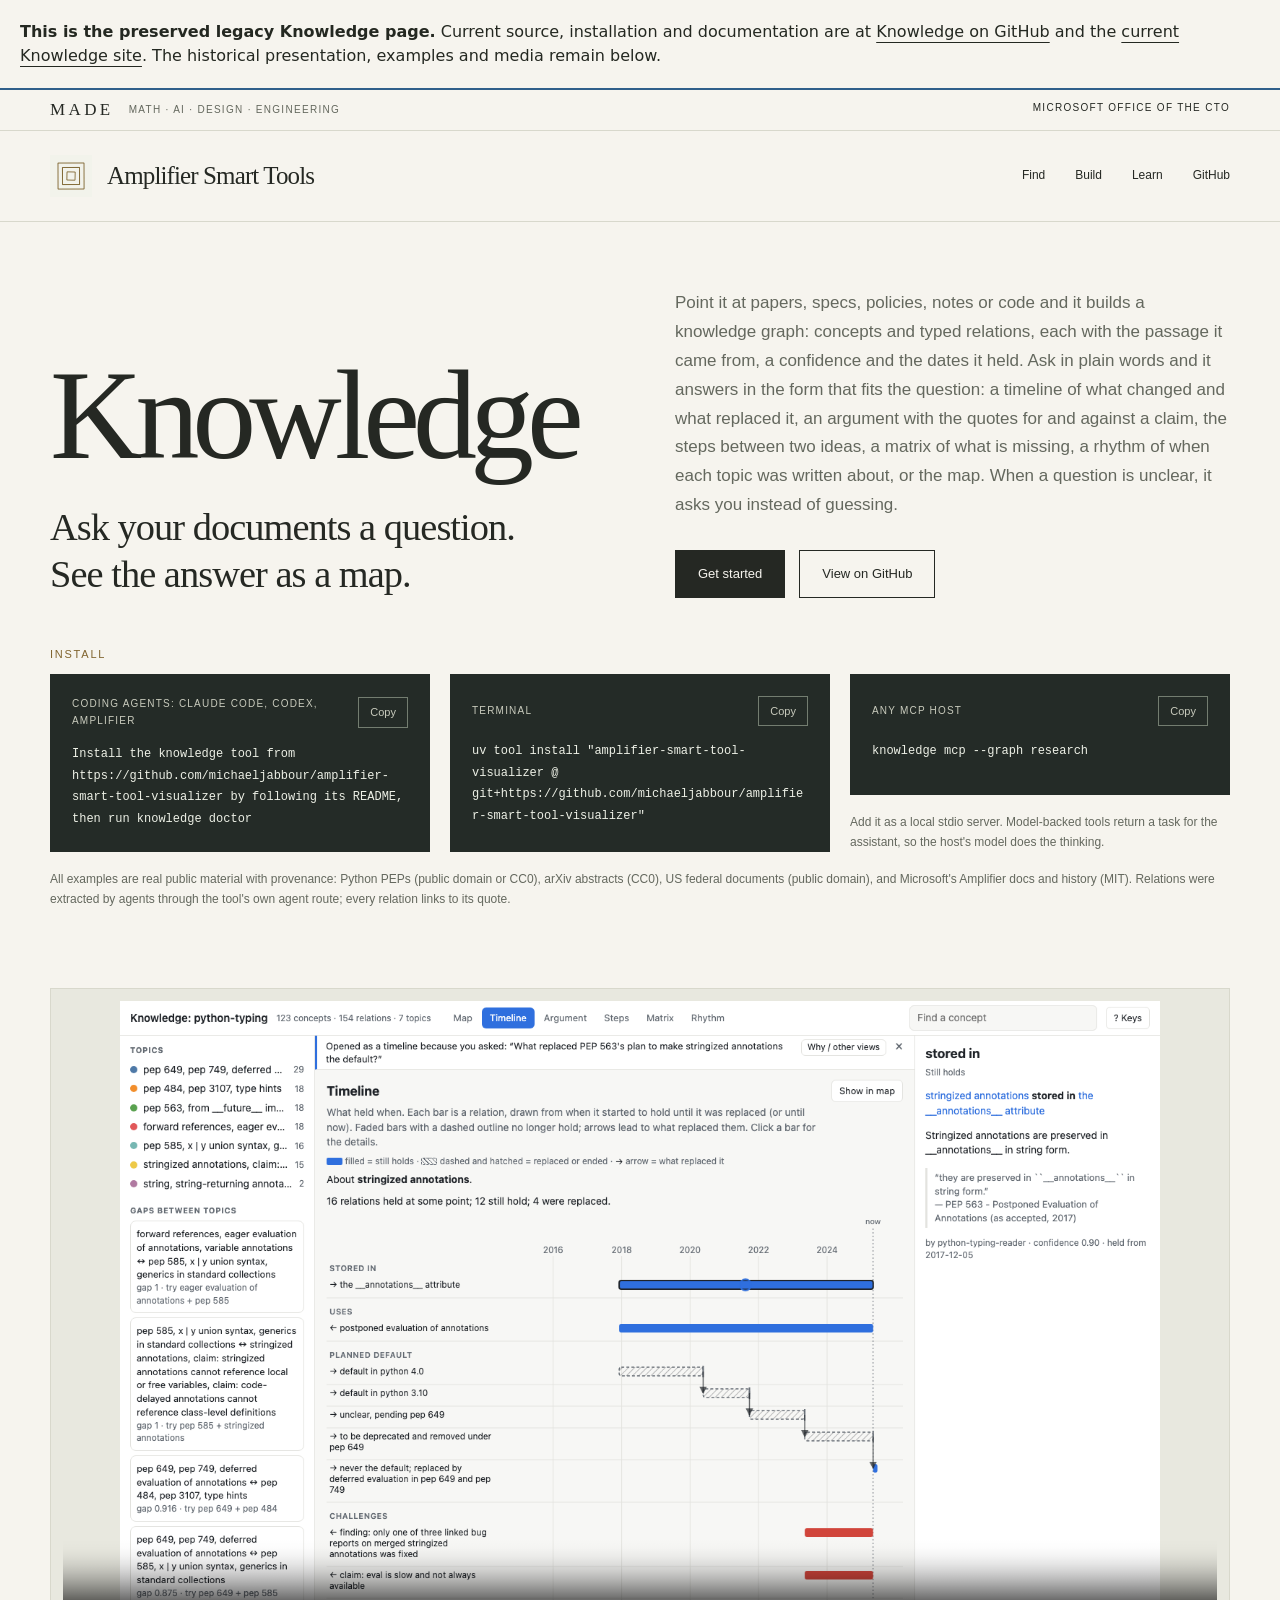
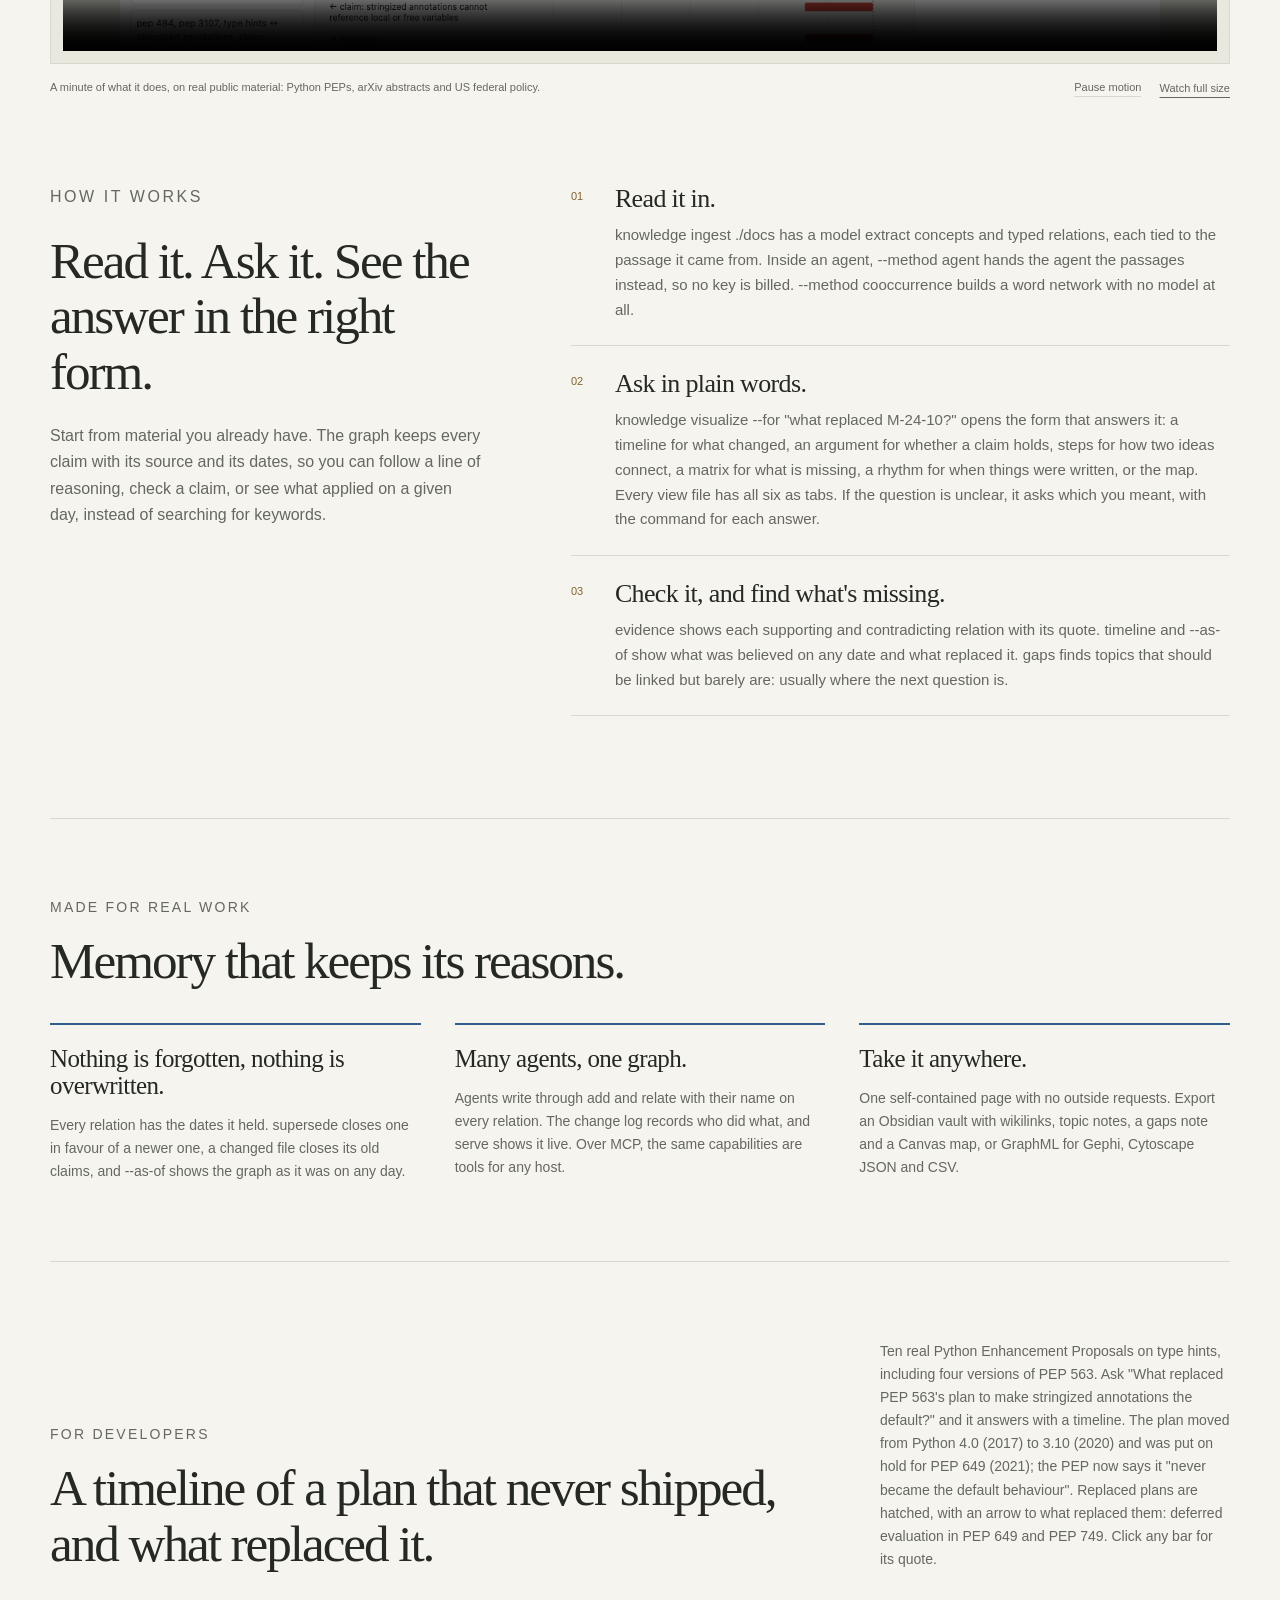
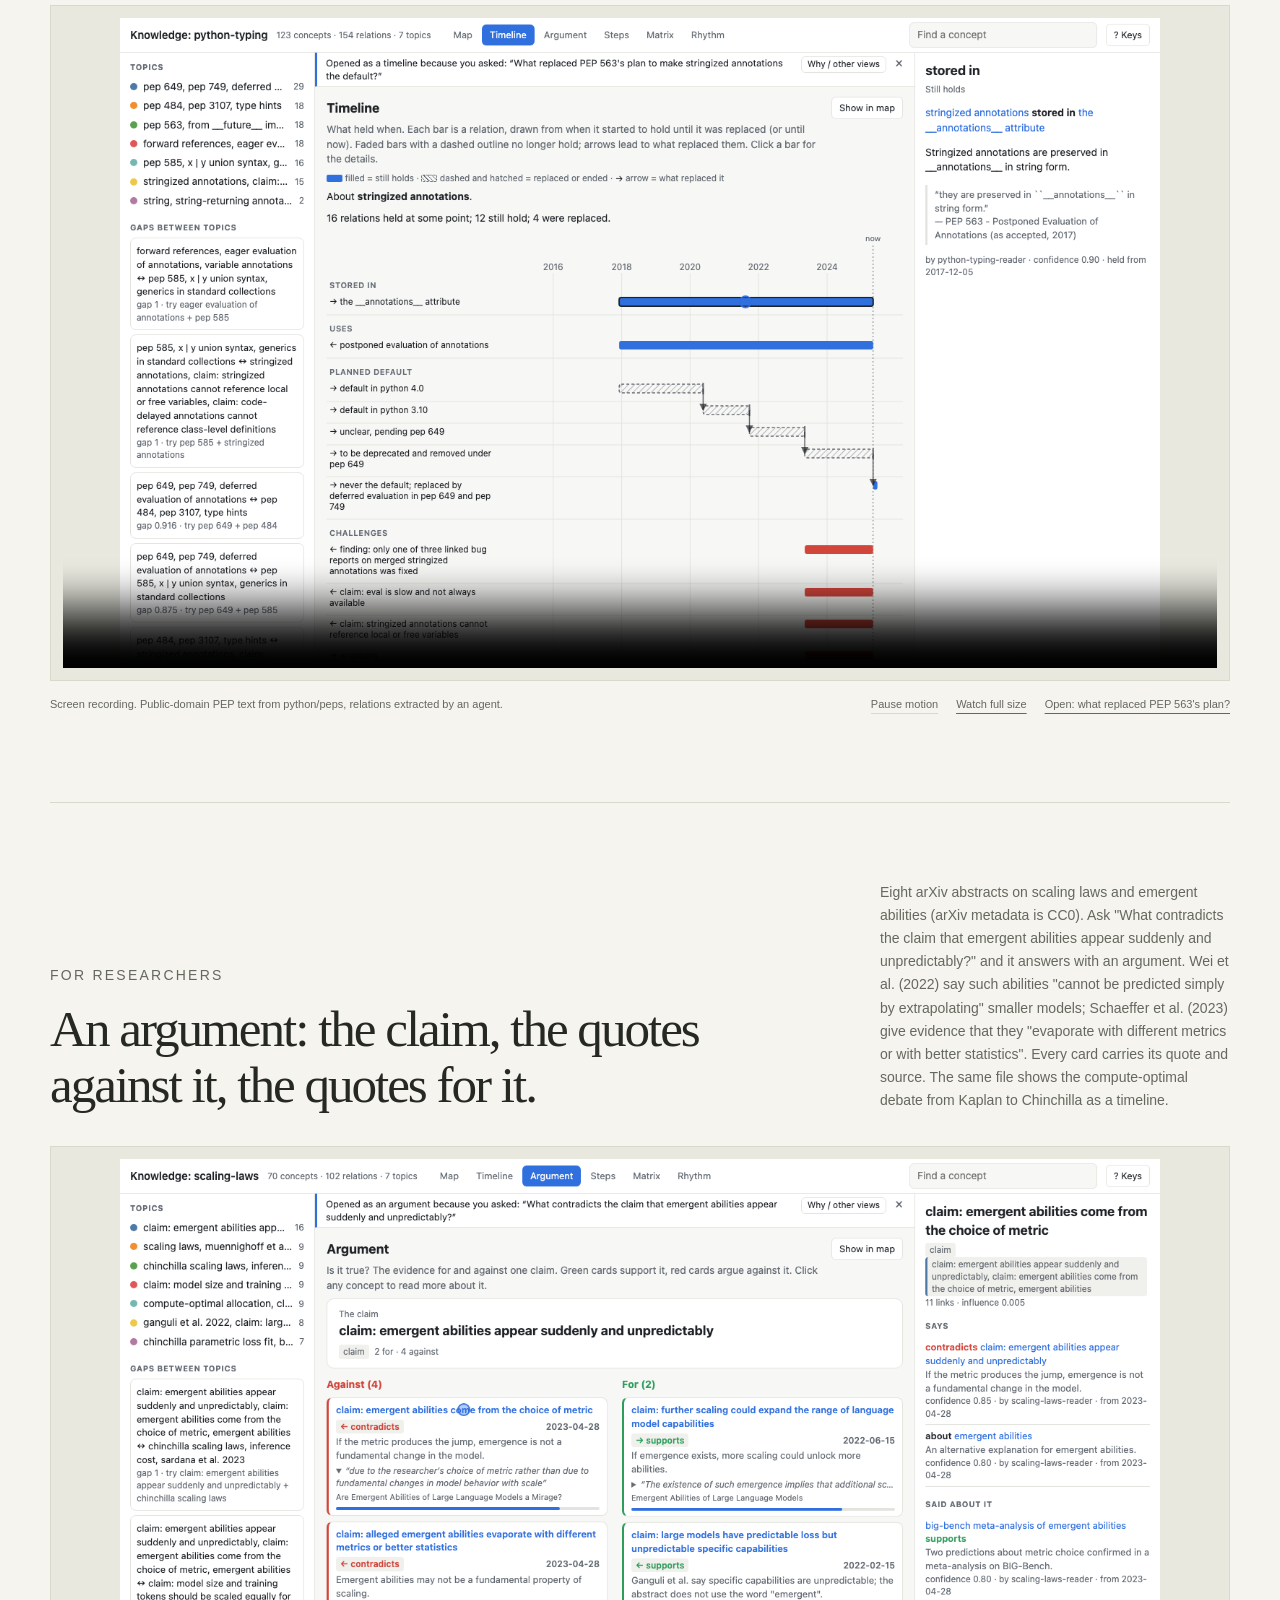
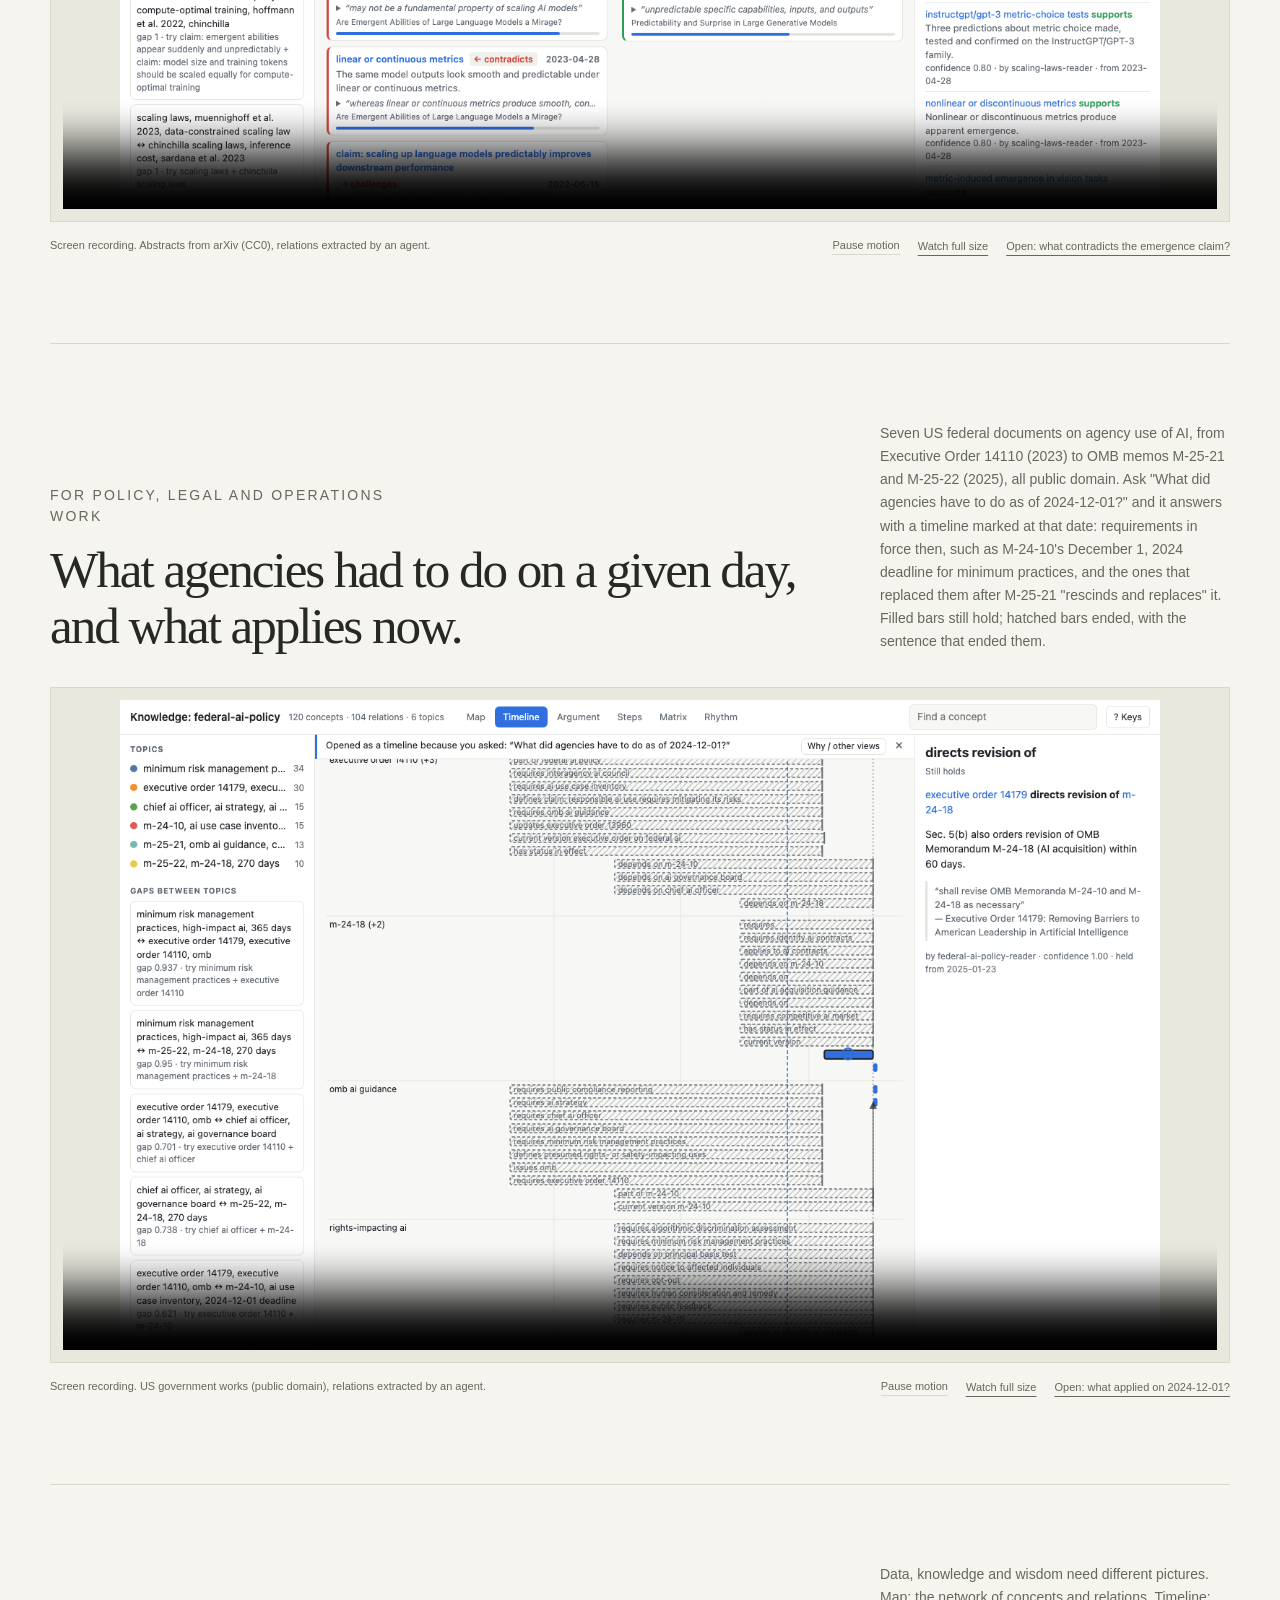
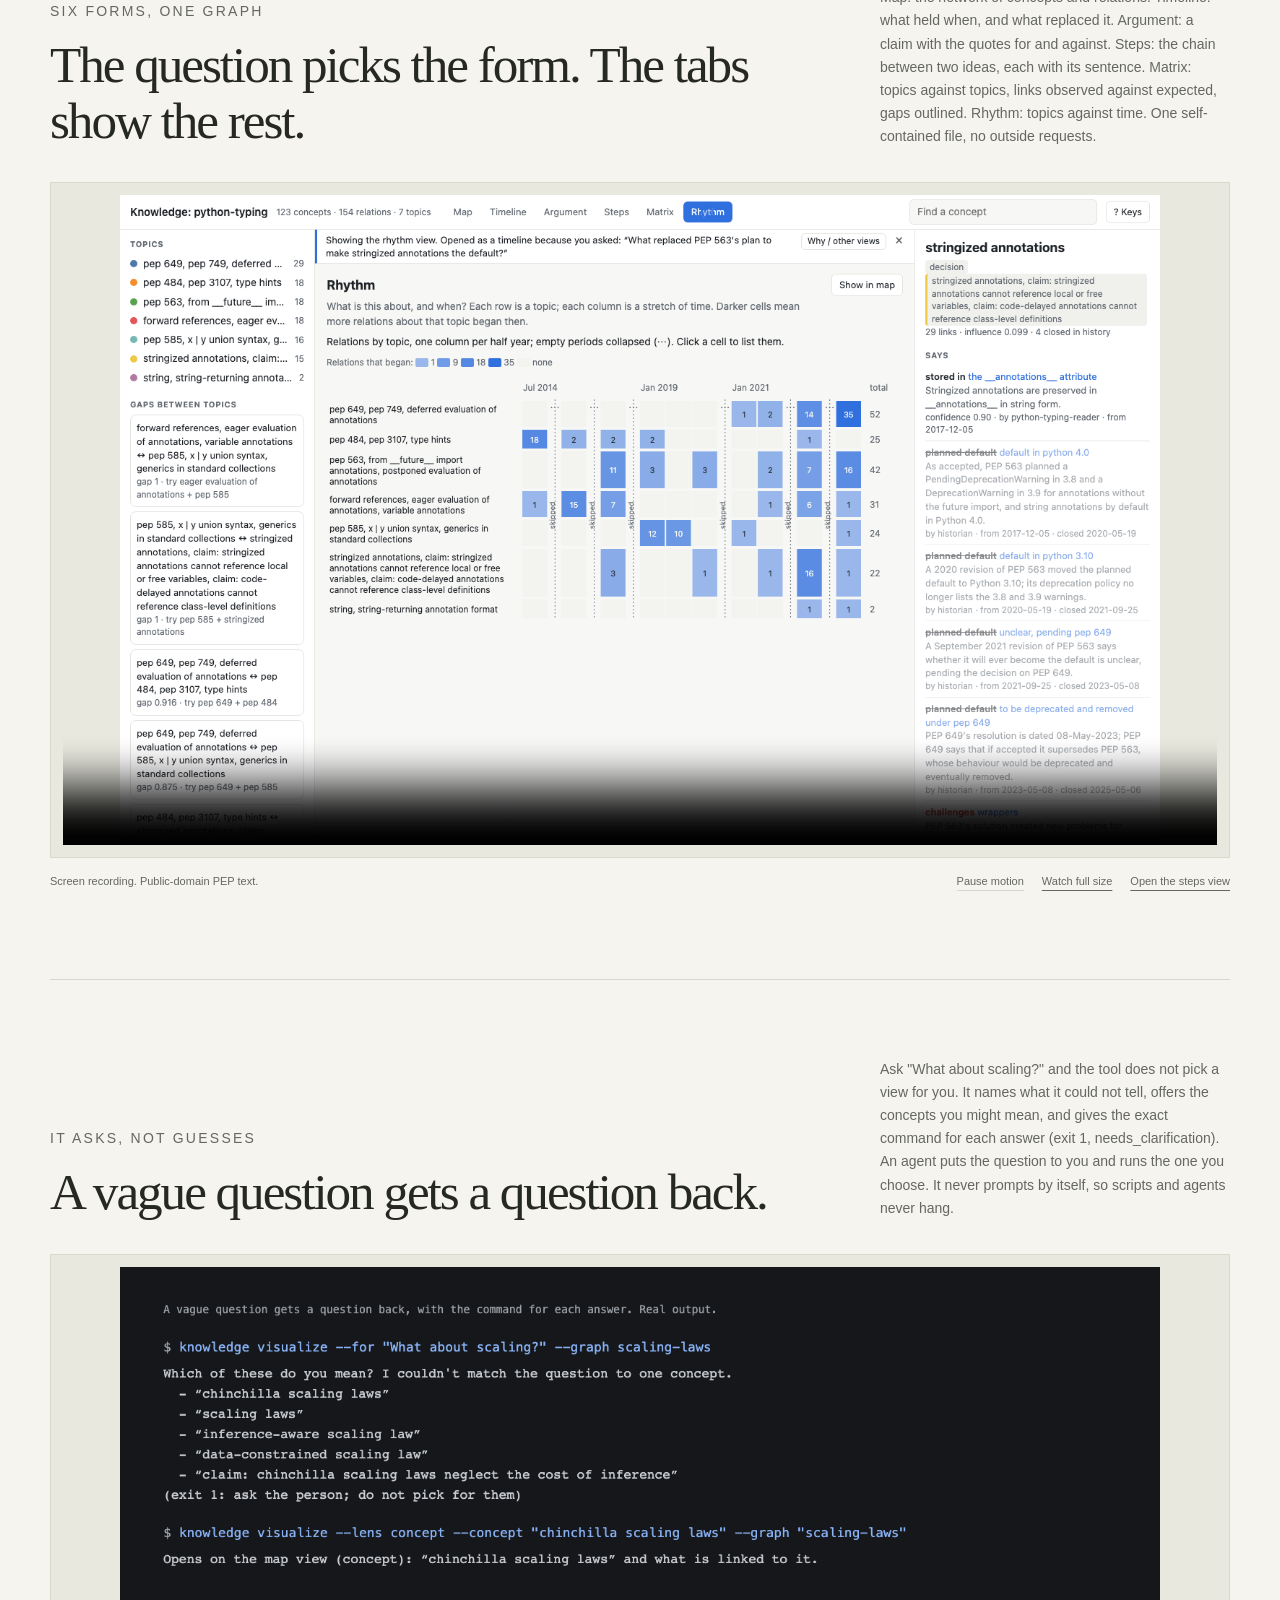
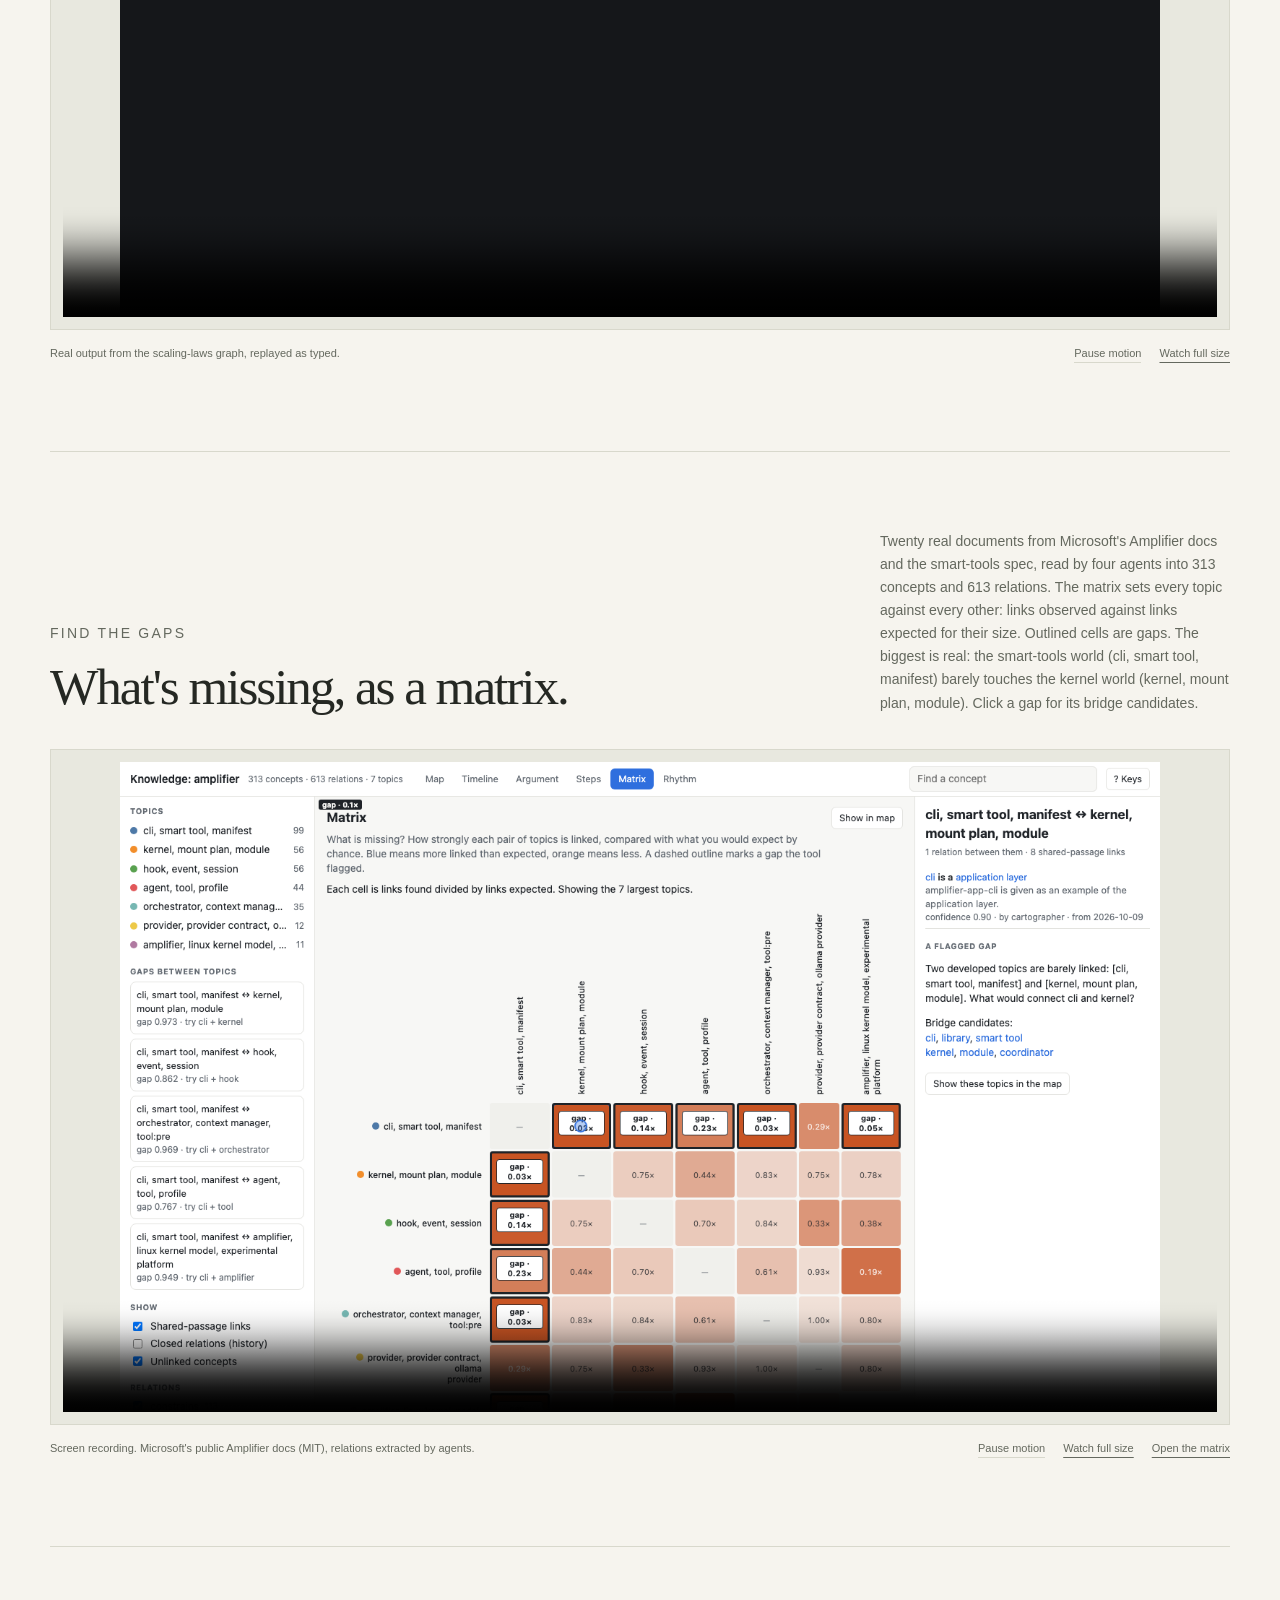
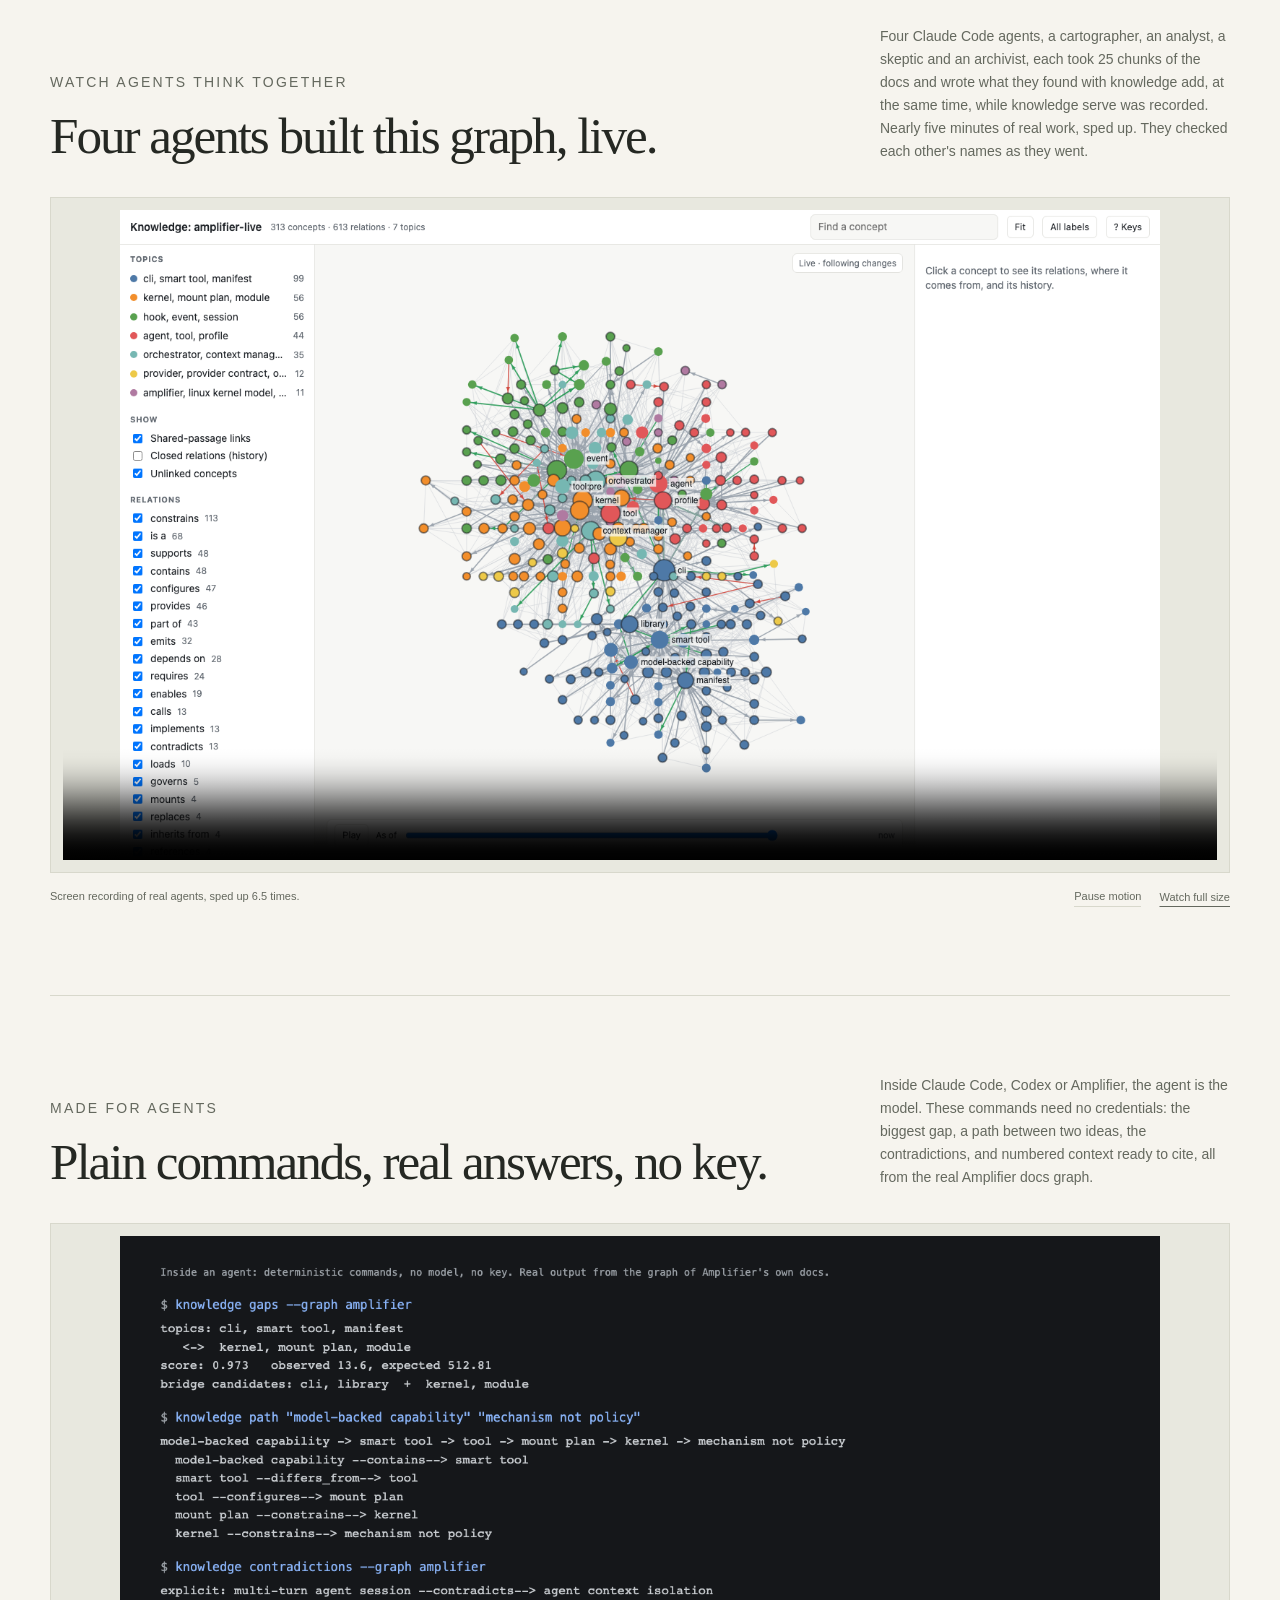
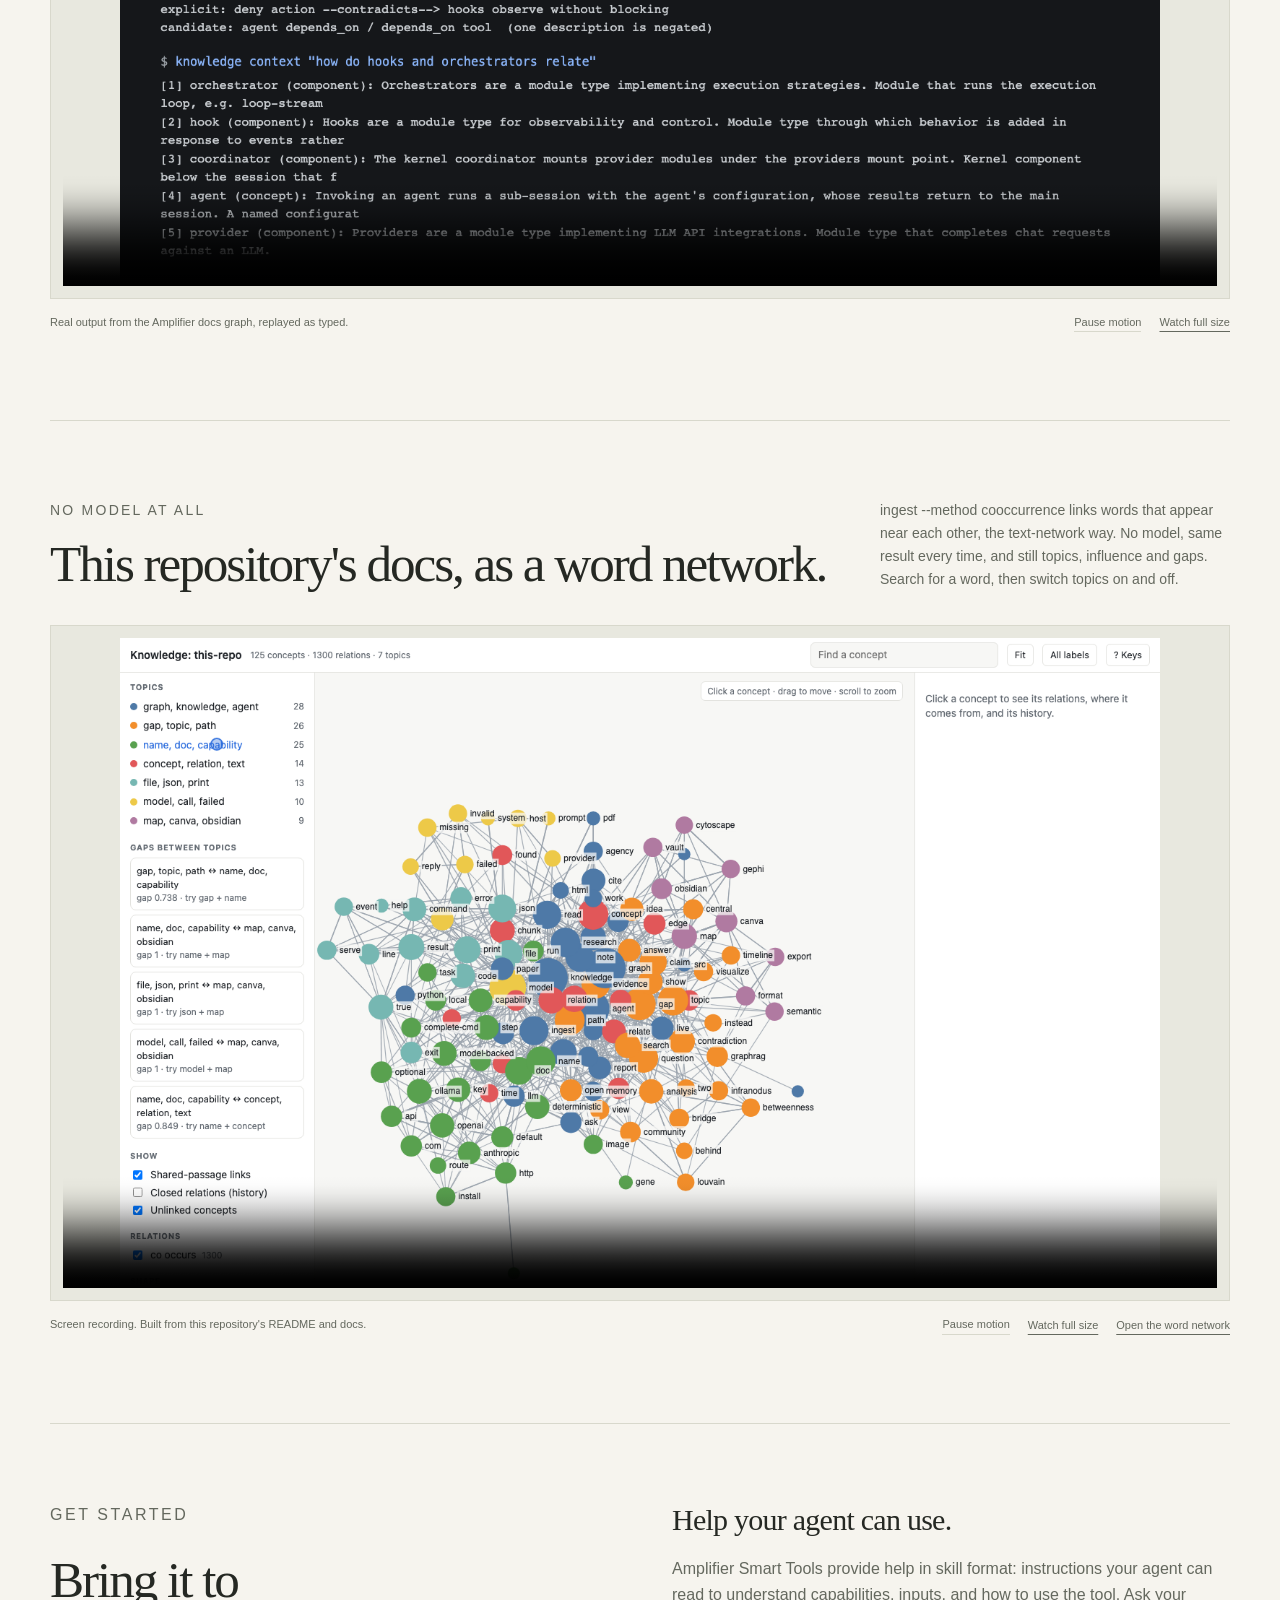
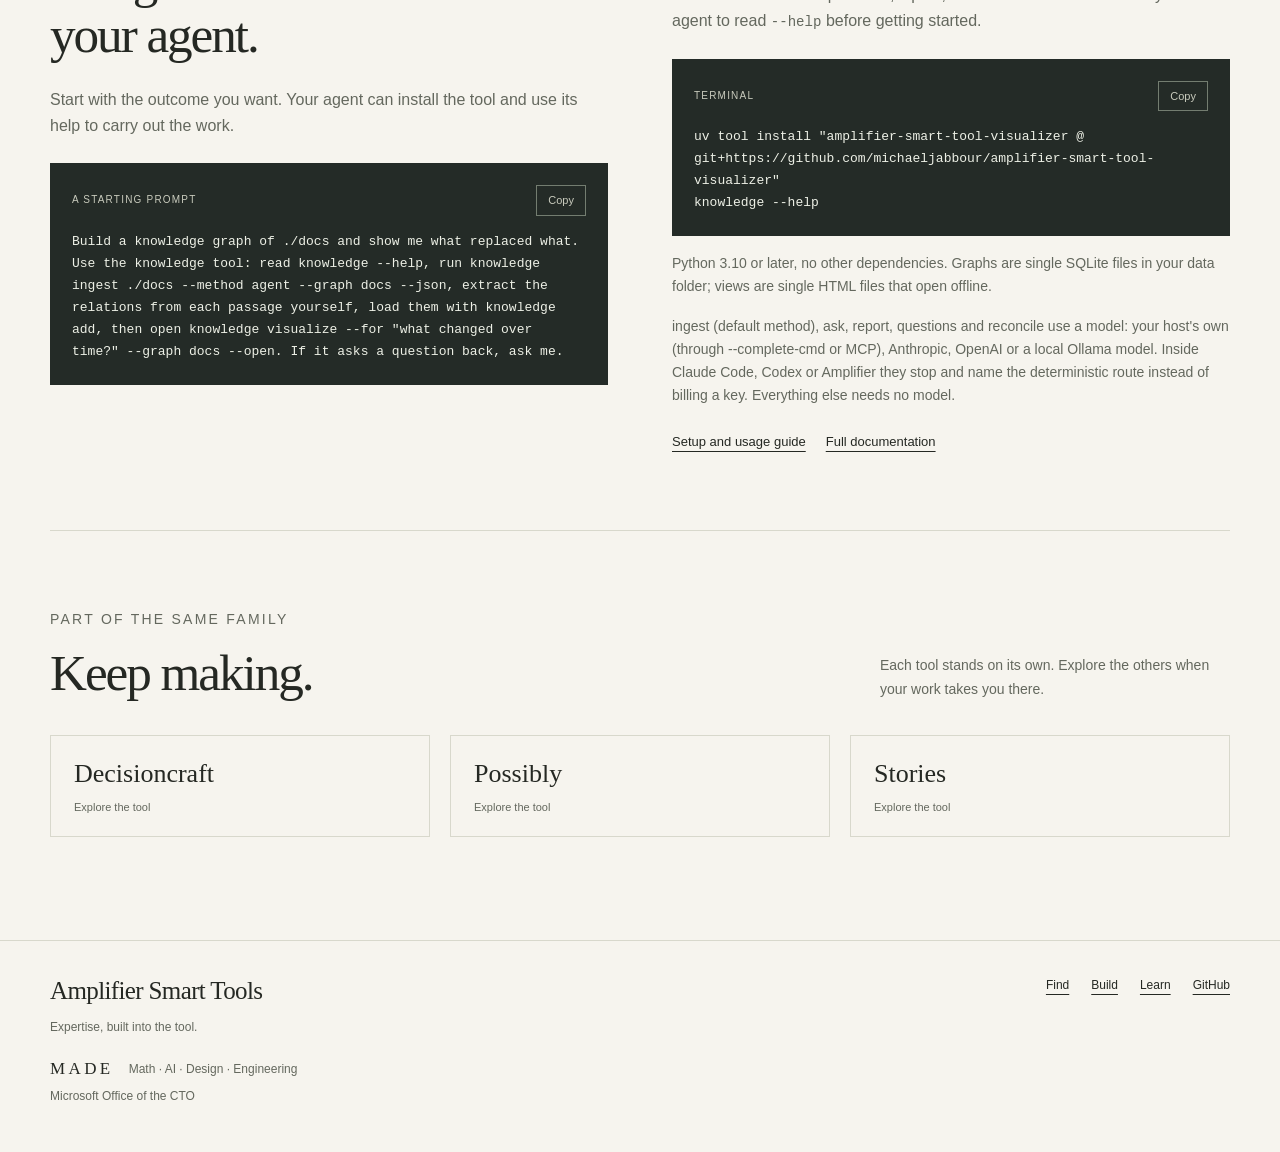
<file: legacy.html>
<!doctype html>
<html lang="en"><head><meta charset="utf-8"><meta name="viewport" content="width=device-width, initial-scale=1"><title>Knowledge | Amplifier Smart Tools</title><meta name="description" content="Point it at papers, specs, policies, notes or code and it builds a knowledge graph: concepts and typed relations, each with the passage it came from, a confidence and the dates it held. Ask in plain words and it answers in the form that fits the question: a timeline of what changed and what replaced it, an argument with the quotes for and against a claim, the steps between two ideas, a matrix of what is missing, a rhythm of when each topic was written about, or the map. When a question is unclear, it asks you instead of guessing."><meta name="theme-color" content="#f6f4ee"><meta property="og:title" content="Knowledge | Amplifier Smart Tools"><meta property="og:description" content="Point it at papers, specs, policies, notes or code and it builds a knowledge graph: concepts and typed relations, each with the passage it came from, a confidence and the dates it held. Ask in plain words and it answers in the form that fits the question: a timeline of what changed and what replaced it, an argument with the quotes for and against a claim, the steps between two ideas, a matrix of what is missing, a rhythm of when each topic was written about, or the map. When a question is unclear, it asks you instead of guessing."><meta property="og:type" content="website"><link rel="icon" href="./assets/favicon.svg" type="image/svg+xml"><link rel="stylesheet" href="./assets/style.css"><script src="./assets/site.js" defer></script></head>
<body style="--accent:#2f5f8a"><aside aria-label="Knowledge migration" style="padding:20px;background:#f6f4ee;color:#242821;border-bottom:2px solid #2f5f8a;font:16px/1.5 system-ui"><strong>This is the preserved legacy Knowledge page.</strong> Current source, installation and documentation are at <a href="https://github.com/michaeljabbour/amplifier-smart-tool-knowledge">Knowledge on GitHub</a> and the <a href="https://michaeljabbour.github.io/amplifier-smart-tool-knowledge/">current Knowledge site</a>. The historical presentation, examples and media remain below.</aside><a class="skip" href="#main">Skip to content</a><div class="attribution"><div class="wrap"><div class="team"><strong>MADE</strong><span>Math &middot; AI &middot; Design &middot; Engineering</span></div><span class="organization">Microsoft Office of the CTO</span></div></div><header class="masthead"><div class="wrap"><a class="brand" href="https://microsoft.github.io/amplifier-smart-tools/"><img class="brand-motion" src="./assets/mark-loop.png" data-motion-src="./assets/mark-loop.gif" data-still-src="./assets/mark-loop.png" alt="" width="42" height="42"><span class="brand-name">Amplifier Smart Tools</span></a><nav class="nav" aria-label="Main navigation"><a href="https://microsoft.github.io/amplifier-smart-tools-catalog/">Find</a><a href="https://microsoft.github.io/amplifier-smart-tools/#build">Build</a><a href="https://microsoft.github.io/amplifier-smart-tools/spec/">Learn</a><a class="" href="https://github.com/michaeljabbour/amplifier-smart-tool-visualizer">GitHub</a></nav></div></header><main class="wrap" id="main"><section class="hero tool-hero"><div class="hero-grid"><div><h1>Knowledge</h1><p class="promise">Ask your documents a question. See the answer as a map.</p></div><div><p class="lede">Point it at papers, specs, policies, notes or code and it builds a knowledge graph: concepts and typed relations, each with the passage it came from, a confidence and the dates it held. Ask in plain words and it answers in the form that fits the question: a timeline of what changed and what replaced it, an argument with the quotes for and against a claim, the steps between two ideas, a matrix of what is missing, a rhythm of when each topic was written about, or the map. When a question is unclear, it asks you instead of guessing.</p><div class="actions"><a class="button primary" href="#get-started">Get started</a><a class="button" href="https://github.com/michaeljabbour/amplifier-smart-tool-visualizer">View on GitHub</a></div></div></div></section><section class="section install-band" aria-label="Install"><p class="eyebrow">Install</p><div class="install-options"><div class="install-cell"><div class="copy-region"><div class="code-box"><div class="code-head"><span>Coding agents: Claude Code, Codex, Amplifier</span><button class="copy" data-copy="install-0" aria-label="Copy Coding agents: Claude Code, Codex, Amplifier">Copy</button></div><pre id="install-0">Install the knowledge tool from https://github.com/michaeljabbour/amplifier-smart-tool-visualizer by following its README, then run knowledge doctor</pre></div><p class="status-message" role="status" aria-live="polite"></p></div></div><div class="install-cell"><div class="copy-region"><div class="code-box"><div class="code-head"><span>Terminal</span><button class="copy" data-copy="install-1" aria-label="Copy Terminal">Copy</button></div><pre id="install-1">uv tool install &quot;amplifier-smart-tool-visualizer @ git+https://github.com/michaeljabbour/amplifier-smart-tool-visualizer&quot;</pre></div><p class="status-message" role="status" aria-live="polite"></p></div></div><div class="install-cell"><div class="copy-region"><div class="code-box"><div class="code-head"><span>Any MCP host</span><button class="copy" data-copy="install-2" aria-label="Copy Any MCP host">Copy</button></div><pre id="install-2">knowledge mcp --graph research</pre></div><p class="status-message" role="status" aria-live="polite"></p></div><p class="note install-note">Add it as a local stdio server. Model-backed tools return a task for the assistant, so the host&#x27;s model does the thinking.</p></div></div><p class="note install-note">All examples are real public material with provenance: Python PEPs (public domain or CC0), arXiv abstracts (CC0), US federal documents (public domain), and Microsoft&#x27;s Amplifier docs and history (MIT). Relations were extracted by agents through the tool&#x27;s own agent route; every relation links to its quote.</p></section>
    <figure class="tool-figure"><div class="product-image"><video data-demo-video controls muted loop playsinline preload="metadata" poster="./assets/trailer-poster.png" width="1440" height="900" aria-label="A short cut of the demos, all from real public material: Python&#x27;s typing PEPs as a timeline of a replaced plan, a contested claim about emergent abilities as an argument with its quotes, US federal AI policy as a timeline of what applied on 2024-12-01, one graph shown six ways, the tool asking back when a question is vague, four agents building a graph live, and the commands an agent runs."><source src="./assets/trailer.mp4" type="video/mp4"><a class="" href="./assets/trailer.mp4">Watch the demo</a></video></div><figcaption class="image-caption"><span>A minute of what it does, on real public material: Python PEPs, arXiv abstracts and US federal policy.</span><span class="demo-actions"><button class="motion-toggle" data-motion-toggle hidden type="button" aria-pressed="false">Pause motion</button> <a class="" href="./assets/trailer.mp4">Watch full size</a></span></figcaption></figure>
    <section class="section two-col"><div><p class="eyebrow">How it works</p><h2>Read it. Ask it. See the answer in the right form.</h2><p style="margin-top:24px">Start from material you already have. The graph keeps every claim with its source and its dates, so you can follow a line of reasoning, check a claim, or see what applied on a given day, instead of searching for keywords.</p></div><ol class="numbered"><li><h3>Read it in.</h3><p>knowledge ingest ./docs has a model extract concepts and typed relations, each tied to the passage it came from. Inside an agent, --method agent hands the agent the passages instead, so no key is billed. --method cooccurrence builds a word network with no model at all.</p></li><li><h3>Ask in plain words.</h3><p>knowledge visualize --for &quot;what replaced M-24-10?&quot; opens the form that answers it: a timeline for what changed, an argument for whether a claim holds, steps for how two ideas connect, a matrix for what is missing, a rhythm for when things were written, or the map. Every view file has all six as tabs. If the question is unclear, it asks which you meant, with the command for each answer.</p></li><li><h3>Check it, and find what&#x27;s missing.</h3><p>evidence shows each supporting and contradicting relation with its quote. timeline and --as-of show what was believed on any date and what replaced it. gaps finds topics that should be linked but barely are: usually where the next question is.</p></li></ol></section>
    <section class="section"><div class="section-heading"><div><p class="eyebrow">Made for real work</p><h2>Memory that keeps its reasons.</h2></div></div><div class="detail-grid"><article><h3>Nothing is forgotten, nothing is overwritten.</h3><p>Every relation has the dates it held. supersede closes one in favour of a newer one, a changed file closes its old claims, and --as-of shows the graph as it was on any day.</p></article><article><h3>Many agents, one graph.</h3><p>Agents write through add and relate with their name on every relation. The change log records who did what, and serve shows it live. Over MCP, the same capabilities are tools for any host.</p></article><article><h3>Take it anywhere.</h3><p>One self-contained page with no outside requests. Export an Obsidian vault with wikilinks, topic notes, a gaps note and a Canvas map, or GraphML for Gephi, Cytoscape JSON and CSV.</p></article></div></section>
    <section class="section" id="developers"><div class="section-heading"><div><p class="eyebrow">For developers</p><h2>A timeline of a plan that never shipped, and what replaced it.</h2></div><p>Ten real Python Enhancement Proposals on type hints, including four versions of PEP 563. Ask &quot;What replaced PEP 563&#x27;s plan to make stringized annotations the default?&quot; and it answers with a timeline. The plan moved from Python 4.0 (2017) to 3.10 (2020) and was put on hold for PEP 649 (2021); the PEP now says it &quot;never became the default behaviour&quot;. Replaced plans are hatched, with an arrow to what replaced them: deferred evaluation in PEP 649 and PEP 749. Click any bar for its quote.</p></div><figure class="tool-figure"><div class="product-image"><video data-demo-video controls muted loop playsinline preload="metadata" poster="./assets/developers-poster.png" width="1440" height="900" aria-label="A timeline of Python annotation plans: hatched bars for plans that were replaced, arrows to deferred evaluation, a selected relation with its quote."><source src="./assets/developers-demo.mp4" type="video/mp4"><a class="" href="./assets/developers-demo.mp4">Watch the demo</a></video></div><figcaption class="image-caption"><span>Screen recording. Public-domain PEP text from python/peps, relations extracted by an agent.</span><span class="demo-actions"><button class="motion-toggle" data-motion-toggle hidden type="button" aria-pressed="false">Pause motion</button> <a class="" href="./assets/developers-demo.mp4">Watch full size</a> <a class="" href="assets/python-typing.html">Open: what replaced PEP 563&#x27;s plan?</a></span></figcaption></figure></section><section class="section" id="scientists"><div class="section-heading"><div><p class="eyebrow">For researchers</p><h2>An argument: the claim, the quotes against it, the quotes for it.</h2></div><p>Eight arXiv abstracts on scaling laws and emergent abilities (arXiv metadata is CC0). Ask &quot;What contradicts the claim that emergent abilities appear suddenly and unpredictably?&quot; and it answers with an argument. Wei et al. (2022) say such abilities &quot;cannot be predicted simply by extrapolating&quot; smaller models; Schaeffer et al. (2023) give evidence that they &quot;evaporate with different metrics or with better statistics&quot;. Every card carries its quote and source. The same file shows the compute-optimal debate from Kaplan to Chinchilla as a timeline.</p></div><figure class="tool-figure"><div class="product-image"><video data-demo-video controls muted loop playsinline preload="metadata" poster="./assets/scientists-poster.png" width="1440" height="900" aria-label="An argument view: the emergence claim on top, four quote cards against it and two for it, one quote expanded."><source src="./assets/scientists-demo.mp4" type="video/mp4"><a class="" href="./assets/scientists-demo.mp4">Watch the demo</a></video></div><figcaption class="image-caption"><span>Screen recording. Abstracts from arXiv (CC0), relations extracted by an agent.</span><span class="demo-actions"><button class="motion-toggle" data-motion-toggle hidden type="button" aria-pressed="false">Pause motion</button> <a class="" href="./assets/scientists-demo.mp4">Watch full size</a> <a class="" href="assets/scaling-laws.html">Open: what contradicts the emergence claim?</a></span></figcaption></figure></section><section class="section" id="work"><div class="section-heading"><div><p class="eyebrow">For policy, legal and operations work</p><h2>What agencies had to do on a given day, and what applies now.</h2></div><p>Seven US federal documents on agency use of AI, from Executive Order 14110 (2023) to OMB memos M-25-21 and M-25-22 (2025), all public domain. Ask &quot;What did agencies have to do as of 2024-12-01?&quot; and it answers with a timeline marked at that date: requirements in force then, such as M-24-10&#x27;s December 1, 2024 deadline for minimum practices, and the ones that replaced them after M-25-21 &quot;rescinds and replaces&quot; it. Filled bars still hold; hatched bars ended, with the sentence that ended them.</p></div><figure class="tool-figure"><div class="product-image"><video data-demo-video controls muted loop playsinline preload="metadata" poster="./assets/work-poster.png" width="1440" height="900" aria-label="A timeline of US federal AI policy marked &#x27;as of 2024-12-01&#x27;: hatched bars for rescinded requirements, filled bars for what still holds, a selected requirement in the side panel."><source src="./assets/work-demo.mp4" type="video/mp4"><a class="" href="./assets/work-demo.mp4">Watch the demo</a></video></div><figcaption class="image-caption"><span>Screen recording. US government works (public domain), relations extracted by an agent.</span><span class="demo-actions"><button class="motion-toggle" data-motion-toggle hidden type="button" aria-pressed="false">Pause motion</button> <a class="" href="./assets/work-demo.mp4">Watch full size</a> <a class="" href="assets/federal-ai-policy.html">Open: what applied on 2024-12-01?</a></span></figcaption></figure></section><section class="section" id="forms"><div class="section-heading"><div><p class="eyebrow">Six forms, one graph</p><h2>The question picks the form. The tabs show the rest.</h2></div><p>Data, knowledge and wisdom need different pictures. Map: the network of concepts and relations. Timeline: what held when, and what replaced it. Argument: a claim with the quotes for and against. Steps: the chain between two ideas, each with its sentence. Matrix: topics against topics, links observed against expected, gaps outlined. Rhythm: topics against time. One self-contained file, no outside requests.</p></div><figure class="tool-figure"><div class="product-image"><video data-demo-video controls muted loop playsinline preload="metadata" poster="./assets/forms-poster.png" width="1440" height="900" aria-label="The Python typing graph cycling through its six tabs: map, timeline, argument, steps, matrix and rhythm."><source src="./assets/forms-demo.mp4" type="video/mp4"><a class="" href="./assets/forms-demo.mp4">Watch the demo</a></video></div><figcaption class="image-caption"><span>Screen recording. Public-domain PEP text.</span><span class="demo-actions"><button class="motion-toggle" data-motion-toggle hidden type="button" aria-pressed="false">Pause motion</button> <a class="" href="./assets/forms-demo.mp4">Watch full size</a> <a class="" href="assets/python-typing.html#view=steps">Open the steps view</a></span></figcaption></figure></section><section class="section" id="asks"><div class="section-heading"><div><p class="eyebrow">It asks, not guesses</p><h2>A vague question gets a question back.</h2></div><p>Ask &quot;What about scaling?&quot; and the tool does not pick a view for you. It names what it could not tell, offers the concepts you might mean, and gives the exact command for each answer (exit 1, needs_clarification). An agent puts the question to you and runs the one you choose. It never prompts by itself, so scripts and agents never hang.</p></div><figure class="tool-figure"><div class="product-image"><video data-demo-video controls muted loop playsinline preload="metadata" poster="./assets/asks-poster.png" width="1440" height="900" aria-label="A terminal: knowledge visualize --for &quot;What about scaling?&quot; returns a question and five choices; the chosen command then opens its view."><source src="./assets/asks-demo.mp4" type="video/mp4"><a class="" href="./assets/asks-demo.mp4">Watch the demo</a></video></div><figcaption class="image-caption"><span>Real output from the scaling-laws graph, replayed as typed.</span><span class="demo-actions"><button class="motion-toggle" data-motion-toggle hidden type="button" aria-pressed="false">Pause motion</button> <a class="" href="./assets/asks-demo.mp4">Watch full size</a></span></figcaption></figure></section><section class="section" id="gaps"><div class="section-heading"><div><p class="eyebrow">Find the gaps</p><h2>What&#x27;s missing, as a matrix.</h2></div><p>Twenty real documents from Microsoft&#x27;s Amplifier docs and the smart-tools spec, read by four agents into 313 concepts and 613 relations. The matrix sets every topic against every other: links observed against links expected for their size. Outlined cells are gaps. The biggest is real: the smart-tools world (cli, smart tool, manifest) barely touches the kernel world (kernel, mount plan, module). Click a gap for its bridge candidates.</p></div><figure class="tool-figure"><div class="product-image"><video data-demo-video controls muted loop playsinline preload="metadata" poster="./assets/matrix-poster.png" width="1440" height="900" aria-label="A topic matrix of the Amplifier docs: warm cells for fewer links than expected, outlined gap cells, one selected with its bridge candidates."><source src="./assets/matrix-demo.mp4" type="video/mp4"><a class="" href="./assets/matrix-demo.mp4">Watch the demo</a></video></div><figcaption class="image-caption"><span>Screen recording. Microsoft&#x27;s public Amplifier docs (MIT), relations extracted by agents.</span><span class="demo-actions"><button class="motion-toggle" data-motion-toggle hidden type="button" aria-pressed="false">Pause motion</button> <a class="" href="./assets/matrix-demo.mp4">Watch full size</a> <a class="" href="assets/amplifier.html#view=matrix">Open the matrix</a></span></figcaption></figure></section><section class="section" id="live"><div class="section-heading"><div><p class="eyebrow">Watch agents think together</p><h2>Four agents built this graph, live.</h2></div><p>Four Claude Code agents, a cartographer, an analyst, a skeptic and an archivist, each took 25 chunks of the docs and wrote what they found with knowledge add, at the same time, while knowledge serve was recorded. Nearly five minutes of real work, sped up. They checked each other&#x27;s names as they went.</p></div><figure class="tool-figure"><div class="product-image"><video data-demo-video controls muted loop playsinline preload="metadata" poster="./assets/live-poster.png" width="1440" height="900" aria-label="The live view filling from empty as four agents write; a ticker shows each agent&#x27;s relations as they land."><source src="./assets/live-demo.mp4" type="video/mp4"><a class="" href="./assets/live-demo.mp4">Watch the demo</a></video></div><figcaption class="image-caption"><span>Screen recording of real agents, sped up 6.5 times.</span><span class="demo-actions"><button class="motion-toggle" data-motion-toggle hidden type="button" aria-pressed="false">Pause motion</button> <a class="" href="./assets/live-demo.mp4">Watch full size</a></span></figcaption></figure></section><section class="section" id="agent"><div class="section-heading"><div><p class="eyebrow">Made for agents</p><h2>Plain commands, real answers, no key.</h2></div><p>Inside Claude Code, Codex or Amplifier, the agent is the model. These commands need no credentials: the biggest gap, a path between two ideas, the contradictions, and numbered context ready to cite, all from the real Amplifier docs graph.</p></div><figure class="tool-figure"><div class="product-image"><video data-demo-video controls muted loop playsinline preload="metadata" poster="./assets/agent-poster.png" width="1440" height="900" aria-label="A terminal running knowledge gaps, path, contradictions and context, with their output."><source src="./assets/agent-demo.mp4" type="video/mp4"><a class="" href="./assets/agent-demo.mp4">Watch the demo</a></video></div><figcaption class="image-caption"><span>Real output from the Amplifier docs graph, replayed as typed.</span><span class="demo-actions"><button class="motion-toggle" data-motion-toggle hidden type="button" aria-pressed="false">Pause motion</button> <a class="" href="./assets/agent-demo.mp4">Watch full size</a></span></figcaption></figure></section><section class="section" id="words"><div class="section-heading"><div><p class="eyebrow">No model at all</p><h2>This repository&#x27;s docs, as a word network.</h2></div><p>ingest --method cooccurrence links words that appear near each other, the text-network way. No model, same result every time, and still topics, influence and gaps. Search for a word, then switch topics on and off.</p></div><figure class="tool-figure"><div class="product-image"><video data-demo-video controls muted loop playsinline preload="metadata" poster="./assets/words-poster.png" width="1440" height="900" aria-label="A dense word network of the tool&#x27;s own documentation, coloured by topic; a search highlights graph and its neighbours."><source src="./assets/words-demo.mp4" type="video/mp4"><a class="" href="./assets/words-demo.mp4">Watch the demo</a></video></div><figcaption class="image-caption"><span>Screen recording. Built from this repository&#x27;s README and docs.</span><span class="demo-actions"><button class="motion-toggle" data-motion-toggle hidden type="button" aria-pressed="false">Pause motion</button> <a class="" href="./assets/words-demo.mp4">Watch full size</a> <a class="" href="assets/this-repo.html">Open the word network</a></span></figcaption></figure></section>
    <section class="section two-col" id="get-started"><div><p class="eyebrow">Get started</p><h2>Bring it to<br>your agent.</h2><p style="margin-top:24px">Start with the outcome you want. Your agent can install the tool and use its help to carry out the work.</p><div class="copy-region"><div class="code-box"><div class="code-head"><span>A starting prompt</span><button class="copy" data-copy="prompt" aria-label="Copy A starting prompt">Copy</button></div><pre id="prompt">Build a knowledge graph of ./docs and show me what replaced what. Use the knowledge tool: read knowledge --help, run knowledge ingest ./docs --method agent --graph docs --json, extract the relations from each passage yourself, load them with knowledge add, then open knowledge visualize --for &quot;what changed over time?&quot; --graph docs --open. If it asks a question back, ask me.</pre></div><p class="status-message" role="status" aria-live="polite"></p></div></div><div><h3>Help your agent can use.</h3><p>Amplifier Smart Tools provide help in skill format: instructions your agent can read to understand capabilities, inputs, and how to use the tool. Ask your agent to read <code>--help</code> before getting started.</p><div class="copy-region"><div class="code-box"><div class="code-head"><span>Terminal</span><button class="copy" data-copy="install" aria-label="Copy Terminal">Copy</button></div><pre id="install">uv tool install &quot;amplifier-smart-tool-visualizer @ git+https://github.com/michaeljabbour/amplifier-smart-tool-visualizer&quot;
knowledge --help</pre></div><p class="status-message" role="status" aria-live="polite"></p></div><p class="note">Python 3.10 or later, no other dependencies. Graphs are single SQLite files in your data folder; views are single HTML files that open offline.</p><p class="note">ingest (default method), ask, report, questions and reconcile use a model: your host&#x27;s own (through --complete-cmd or MCP), Anthropic, OpenAI or a local Ollama model. Inside Claude Code, Codex or Amplifier they stop and name the deterministic route instead of billing a key. Everything else needs no model.</p><div class="compact-links"><a class="" href="https://github.com/michaeljabbour/amplifier-smart-tool-visualizer/blob/main/src/knowledge/SMART_TOOL.md">Setup and usage guide</a><a class="" href="https://github.com/michaeljabbour/amplifier-smart-tool-visualizer#readme">Full documentation</a></div></div></section>
    <section class="section"><div class="section-heading"><div><p class="eyebrow">Part of the same family</p><h2>Keep making.</h2></div><p>Each tool stands on its own. Explore the others when your work takes you there.</p></div><div class="related"><a href="https://michaeljabbour.github.io/amplifier-smart-tool-decisioncraft/">Decisioncraft<span>Explore the tool</span></a><a href="https://robotdad.github.io/possibly/">Possibly<span>Explore the tool</span></a><a href="https://robotdad.github.io/amplifier-smart-tool-stories/">Stories<span>Explore the tool</span></a></div></section></main><footer class="site-footer"><div class="wrap footer-grid"><div><strong class="footer-brand">Amplifier Smart Tools</strong><p>Expertise, built into the tool.</p><div class="footer-attribution"><div class="team"><strong>MADE</strong><span>Math &middot; AI &middot; Design &middot; Engineering</span></div><span class="organization">Microsoft Office of the CTO</span></div></div><nav class="footer-links" aria-label="Footer"><a href="https://microsoft.github.io/amplifier-smart-tools-catalog/">Find</a><a href="https://microsoft.github.io/amplifier-smart-tools/#build">Build</a><a href="https://microsoft.github.io/amplifier-smart-tools/spec/">Learn</a><a class="" href="https://github.com/michaeljabbour/amplifier-smart-tool-visualizer">GitHub</a></nav></div></footer></body></html>
</file>
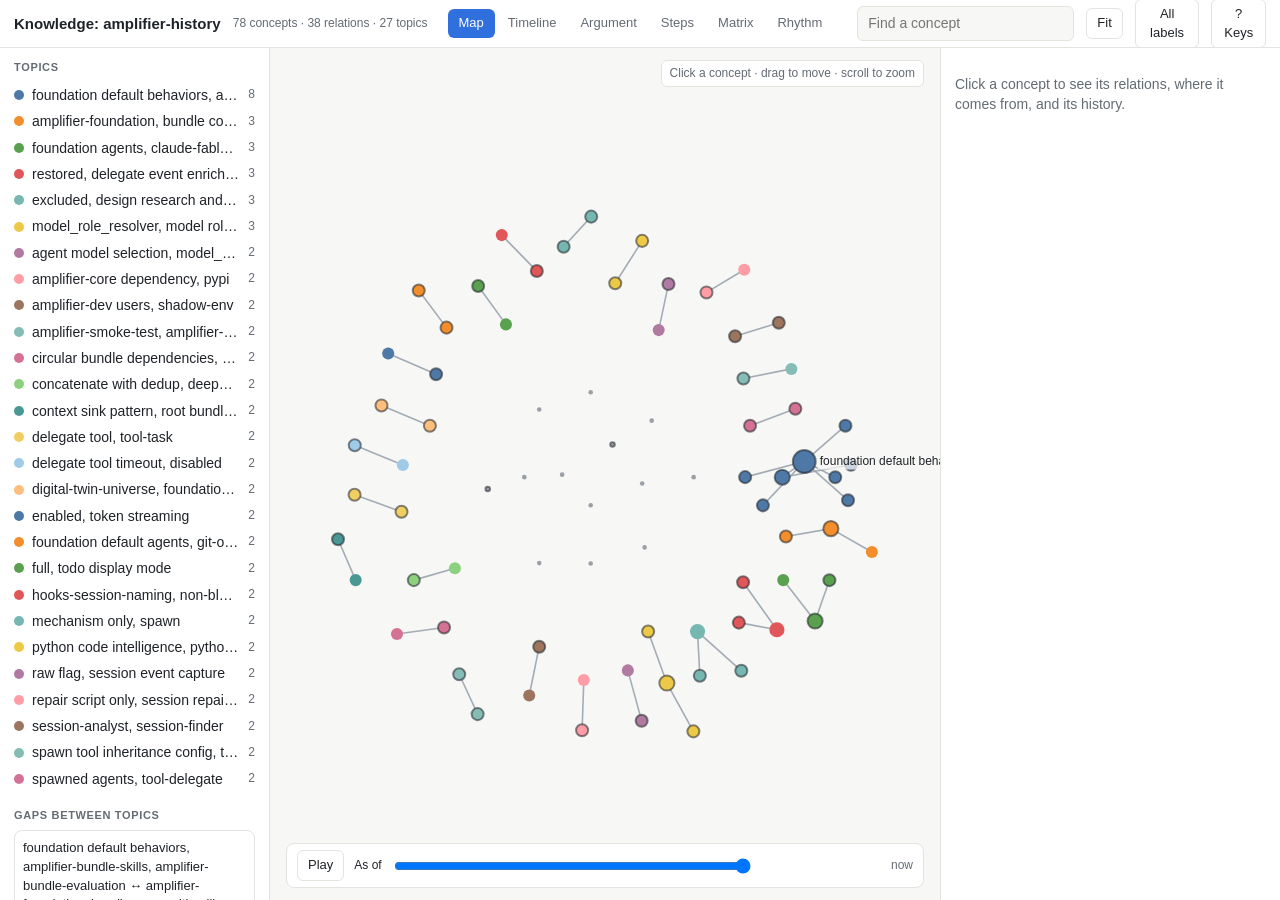
<file: assets/amplifier-history.html>
<!doctype html>
<html lang="en">
<head>
<meta charset="utf-8">
<meta name="viewport" content="width=device-width, initial-scale=1">
<meta http-equiv="Content-Security-Policy" content="default-src 'none'; style-src 'unsafe-inline'; script-src 'unsafe-inline'; img-src data:; connect-src 'none'; base-uri 'none'; form-action 'none'">
<title>Knowledge: amplifier-foundation, decisions over time</title>
<style>
:root {
  --bg: #f7f7f5; --panel: #ffffff; --ink: #1f2328; --muted: #646b73; --line: #e3e3df; --accent: #2f6fde;
  --support: #2e9d5b; --contra: #d1453b; --edge: #9aa3ad; --prox: #c9ced4; --chip: #f0f0ec;
}
@media (prefers-color-scheme: dark) {
  :root { --bg: #15171a; --panel: #1d2024; --ink: #e8eaed; --muted: #9aa0a6; --line: #2c3036; --accent: #6ea0ff;
          --edge: #5f6872; --prox: #353b42; --chip: #262a2f; }
}
* { box-sizing: border-box; }
html, body { margin: 0; height: 100%; background: var(--bg); color: var(--ink);
  font: 14px/1.45 -apple-system, BlinkMacSystemFont, "Segoe UI", Roboto, Helvetica, Arial, sans-serif; }
#app { display: grid; grid-template-columns: 270px 1fr 340px; grid-template-rows: 48px 1fr; height: 100vh; }
header { grid-column: 1 / 4; display: flex; align-items: center; gap: 12px; padding: 0 14px;
  border-bottom: 1px solid var(--line); background: var(--panel); }
header h1 { font-size: 15px; margin: 0; font-weight: 600; white-space: nowrap; }
header .counts { color: var(--muted); font-size: 12px; white-space: nowrap; }
header .spacer { flex: 1; }
input[type=search] { width: 260px; padding: 6px 10px; border: 1px solid var(--line); border-radius: 6px;
  background: var(--bg); color: var(--ink); font: inherit; }
button { font: inherit; font-size: 13px; padding: 5px 10px; border: 1px solid var(--line); border-radius: 6px;
  background: var(--panel); color: var(--ink); cursor: pointer; }
button:hover { border-color: var(--accent); }
button[aria-pressed=true] { background: var(--accent); color: #fff; border-color: var(--accent); }
aside { overflow-y: auto; background: var(--panel); padding: 12px 14px; }
#left { border-right: 1px solid var(--line); }
#right { border-left: 1px solid var(--line); }
h2 { font-size: 11px; text-transform: uppercase; letter-spacing: .06em; color: var(--muted); margin: 16px 0 6px; }
h2:first-child { margin-top: 0; }
.row { display: flex; align-items: center; gap: 8px; padding: 3px 0; cursor: pointer; }
.row:hover .name { color: var(--accent); }
.dot { width: 10px; height: 10px; border-radius: 50%; flex: none; }
.name { flex: 1; overflow: hidden; text-overflow: ellipsis; white-space: nowrap; }
.num { color: var(--muted); font-size: 12px; }
.off { opacity: .35; }
label.check { display: flex; gap: 8px; align-items: center; padding: 2px 0; cursor: pointer; }
.gap { border: 1px solid var(--line); border-radius: 8px; padding: 8px; margin: 6px 0; cursor: pointer; font-size: 13px; }
.gap:hover, .gap.on { border-color: var(--accent); }
.gap .score { color: var(--muted); font-size: 12px; }
main { display: flex; flex-direction: column; min-width: 0; overflow: hidden; }
canvas { display: block; position: absolute; inset: 0; width: 100%; height: 100%; cursor: grab; }
canvas.dragging { cursor: grabbing; }
#time { position: absolute; left: 16px; right: 16px; bottom: 12px; display: flex; gap: 10px; align-items: center;
  background: var(--panel); border: 1px solid var(--line); border-radius: 8px; padding: 6px 10px; font-size: 12px; }
#time input { flex: 1; }
#time .when { min-width: 150px; text-align: right; color: var(--muted); font-variant-numeric: tabular-nums; }
#ticker { position: absolute; left: 16px; top: 12px; max-width: 46%; font-size: 12px; pointer-events: none; }
#ticker div { background: var(--panel); border: 1px solid var(--line); border-left: 3px solid var(--accent);
  border-radius: 6px; padding: 4px 8px; margin-bottom: 4px; opacity: .95; }
#why { display: none; flex: none; flex-wrap: wrap; align-items: flex-start; gap: 4px 8px; padding: 5px 12px; background: var(--panel);
  border-bottom: 1px solid var(--line); border-left: 3px solid var(--accent); font-size: 13px; line-height: 1.4; }
#why .wl { flex: 1; min-width: 0; }
#why button { font-size: 12px; padding: 2px 8px; } #why #whyClose { border: 0; background: none; color: var(--muted); font-size: 18px; line-height: 1; padding: 0 4px; }
#whyBody { flex-basis: 100%; padding: 4px 0 6px; }
#why .q { color: var(--muted); margin-bottom: 4px; }
#why .alt { color: var(--muted); margin-top: 8px; font-size: 12px; }
#why ul { margin: 4px 0 0; padding-left: 16px; }
#why code { font-size: 11px; word-break: break-word; }
#stage { position: relative; flex: 1; min-height: 0; overflow: hidden; }
#hint { position: absolute; right: 16px; top: 12px; color: var(--muted); font-size: 12px; background: var(--panel);
  border: 1px solid var(--line); border-radius: 6px; padding: 4px 8px; }
.chip { display: inline-block; background: var(--chip); border-radius: 4px; padding: 1px 6px; font-size: 12px; margin-right: 4px; }
.detail h3 { margin: 0 0 4px; font-size: 18px; }
.detail .meta { color: var(--muted); font-size: 12px; margin-bottom: 10px; }
.rel { padding: 6px 0; border-bottom: 1px solid var(--line); font-size: 13px; }
.rel .r { font-weight: 600; }
.rel .r.support { color: var(--support); } .rel .r.contra { color: var(--contra); }
.rel .d { color: var(--muted); }
.rel.closed { opacity: .55; } .rel.closed .r { text-decoration: line-through; }
.link { color: var(--accent); cursor: pointer; }
blockquote { margin: 6px 0; padding: 4px 10px; border-left: 3px solid var(--line); color: var(--muted); font-size: 13px; }
.empty { color: var(--muted); }
#keys { display: none; position: absolute; right: 16px; top: 44px; background: var(--panel); border: 1px solid var(--line);
  border-radius: 8px; padding: 10px 14px; font-size: 12px; line-height: 1.8; }
@media (max-width: 900px) { #app { grid-template-columns: 1fr; grid-template-rows: 48px 50vh auto auto; }
  #left, #right { border: 0; border-top: 1px solid var(--line); } header { grid-column: 1; } }

/* ---- views ---- */
#tabs { display: flex; gap: 2px; margin-left: 8px; }
#tabs button { border: 0; background: none; color: var(--muted); padding: 5px 11px; border-radius: 6px; }
#tabs button:hover { color: var(--ink); background: var(--chip); }
#tabs button[aria-selected=true] { background: var(--accent); color: #fff; }
main.vmode #hint, main.vmode #ticker { display: none; }
#vpanel { position: absolute; inset: 0; overflow: auto; padding: 14px 16px 72px; background: var(--bg); }
#vpanel[hidden] { display: none; }
.vhead { display: flex; align-items: center; gap: 12px; }
.vt { font-size: 18px; text-transform: none; letter-spacing: 0; color: var(--ink); margin: 0; }
.vmap { margin-left: auto; }
.vcap { color: var(--muted); margin: 4px 0 8px; max-width: 78ch; }
.vsum, .vsub { margin: 4px 0 10px; }
.vsvg { display: block; max-width: none; font: 12px -apple-system, BlinkMacSystemFont, "Segoe UI", sans-serif; }
.vlab, .vtiny { fill: var(--ink); } .vtiny { font-size: 11px; fill: var(--muted); } .vtiny.on { fill: #fff; }
.vlink { cursor: pointer; } .vlink:hover { fill: var(--accent); }
.vtick, .vtot { fill: var(--muted); font-size: 12px; } .vmark { fill: var(--muted); font-size: 11px; } .vmark.acc { fill: var(--accent); }
.vgrid, .vsep { stroke: var(--line); stroke-width: 1; } .vnow { stroke: var(--muted); stroke-dasharray: 2 3; }
.vasof { stroke: var(--accent); stroke-width: 1.5; stroke-dasharray: 5 3; }
.bar { cursor: pointer; fill: var(--accent); } .bar.support { fill: var(--support); } .bar.contra { fill: var(--contra); }
.bar:hover, .bar:focus { stroke: var(--ink); stroke-width: 2; stroke-opacity: 1; outline: none; }
.varrow { fill: none; stroke: var(--muted); stroke-width: 1.3; } .ahead { fill: var(--muted); }
.re { fill: var(--chip); opacity: .6; } .rc { fill: var(--accent); cursor: pointer; } .rc:hover { stroke: var(--ink); stroke-width: 2; }
.rcn { fill: var(--ink); font-size: 11px; pointer-events: none; } .rcn.hi { fill: var(--bg); }
.rasof { fill: none; stroke: var(--accent); stroke-width: 2; pointer-events: none; }
.arg { display: grid; grid-template-columns: repeat(2, minmax(0, 1fr)); gap: 20px; align-items: start; margin-top: 12px; } .arg.one { grid-template-columns: 1fr; }
.acards { display: grid; grid-template-columns: 1fr; gap: 0 10px; } .arg.one .acards { grid-template-columns: repeat(auto-fill, minmax(280px, 1fr)); }
.acol h3 { margin: 0 0 8px; font-size: 14px; } h3.for { color: var(--support); } h3.against { color: var(--contra); }
.claim { background: var(--panel); border: 1px solid var(--line); border-radius: 10px; padding: 12px 16px; }
.claim h3 { font-size: 18px; margin: 2px 0 6px; }
.acard { background: var(--panel); border: 1px solid var(--line); border-left: 3px solid var(--edge); border-radius: 8px; padding: 8px 10px; margin-bottom: 8px; font-size: 13px; }
.acard.support { border-left-color: var(--support); } .acard.contra { border-left-color: var(--contra); }
.acard.closed { opacity: .55; } .acard .ah { font-weight: 600; } .acard .d { color: var(--muted); }
blockquote.qt { font-style: italic; margin: 4px 0; }
.conf { height: 4px; background: var(--line); border-radius: 2px; margin-top: 6px; } .conf i { display: block; height: 100%; background: var(--accent); border-radius: 2px; }
.also { margin-top: 16px; } .also summary { cursor: pointer; color: var(--muted); }
.alsogrid { display: grid; grid-template-columns: repeat(auto-fill, minmax(260px, 1fr)); gap: 0 10px; margin-top: 8px; }
.contested { max-width: 900px; } .chd, .crow { display: grid; grid-template-columns: minmax(220px, 1.1fr) 1.4fr; gap: 12px; align-items: center; }
.axl { display: flex; justify-content: space-between; color: var(--muted); font-size: 11px; }
.crow { padding: 3px 4px; border-radius: 6px; cursor: pointer; } .crow:hover, .crow:focus { background: var(--chip); outline: none; }
.cname { line-height: 1.3; overflow-wrap: anywhere; }
.cbar { display: flex; height: 18px; } .half { flex: 1; display: flex; } .half.l { justify-content: flex-end; border-right: 1px solid var(--muted); }
.bi { display: flex; align-items: center; min-width: 20px; padding: 0 5px; color: #fff; font-size: 11px; height: 18px; } .bi.against { background: var(--contra); justify-content: flex-start; border-radius: 3px 0 0 3px; } .bi.for { background: var(--support); border-radius: 0 3px 3px 0; }
.sform { display: flex; flex-wrap: wrap; gap: 8px; align-items: center; margin: 6px 0 14px; }
.sform input { padding: 5px 8px; border: 1px solid var(--line); border-radius: 6px; background: var(--bg); color: var(--ink); font: inherit; width: 220px; }
.pcols { display: grid; grid-template-columns: repeat(auto-fit, minmax(250px, 1fr)); gap: 18px; align-items: start; }
.pcol h3 { font-size: 14px; margin: 0 0 8px; }
.pill { background: var(--panel); border: 1px solid var(--line); border-radius: 16px; padding: 4px 12px; font-weight: 600; cursor: pointer; text-align: center; }
.pill:hover, .pill:focus { border-color: var(--accent); outline: none; }
.conn { border-left: 2px solid var(--line); margin: 0 0 0 24px; padding: 4px 0 6px 12px; font-size: 13px; }
.conn .d { color: var(--muted); } .nopath { max-width: 560px; }
.mwrap { overflow: auto; } table.matrix { border-collapse: separate; border-spacing: 3px; table-layout: fixed; width: 100%; max-width: 1100px; }
.matrix th { font-weight: 500; font-size: 12px; color: var(--ink); } .matrix th.corner { width: 250px; }
.matrix th.vcol { height: 270px; vertical-align: bottom; padding: 0; }
.matrix th.vcol span { display: inline-block; max-height: 260px; white-space: nowrap; writing-mode: vertical-rl; transform: rotate(180deg); line-height: 1.25; text-align: left; margin-bottom: 4px; }
.matrix th.rowh { text-align: right; padding-right: 8px; line-height: 1.25; } .matrix .dot { display: inline-block; margin-right: 6px; }
td.mc { position: relative; height: 48px; text-align: center; font-variant-numeric: tabular-nums; border-radius: 4px; background: var(--chip); cursor: pointer; }
td.mc .mn { font-size: 11px; opacity: .78; }
td.mc:hover, td.mc:focus { outline: none; box-shadow: inset 0 0 0 2px var(--accent); } td.mc.diag { color: var(--muted); cursor: default; }
td.mc.gap { outline: 3px solid var(--ink); outline-offset: -3px; padding-top: 14px; }
.gm { position: absolute; top: 4px; left: 5px; font-size: 10px; font-weight: 700; line-height: 14px; padding: 0 5px; border-radius: 3px; background: var(--ink); color: var(--bg); }
.key { display: inline-block; width: 12px; height: 12px; vertical-align: -2px; border-radius: 3px; margin-left: 8px; }
.warmk { background: rgb(194, 65, 12); } .acck { background: var(--accent); } .gapk { border: 3px solid var(--ink); }
.detail button { margin-top: 4px; }

/* ---- second pass ---- */
.acol, .acard, .pcol, .conn, .alsogrid > * { min-width: 0; } .acards { grid-template-columns: minmax(0, 1fr); } .arg.one .acards { grid-template-columns: repeat(auto-fill, minmax(min(280px, 100%), 1fr)); }
.vsum.legend { color: var(--muted); font-size: 12px; margin: 2px 0 6px; }
.lg { display: inline-block; width: 22px; height: 10px; vertical-align: -1px; border-radius: 2px; } .lg.solid { background: var(--accent); }
.lg.dashed { border: 1px dashed var(--ink); background: transparent; } .lg.arr { width: auto; color: var(--ink); }
.vgroup { fill: var(--muted); font-size: 11px; font-weight: 600; text-transform: uppercase; letter-spacing: .05em; }
.vcap { stroke: var(--ink); stroke-width: 2; } .vbt { fill: var(--ink); font-size: 11px; pointer-events: none; } .vbt.on { fill: var(--bg); }
.varrow { fill: none; stroke: var(--ink); stroke-opacity: .7; stroke-width: 1.5; } .ahead { fill: var(--ink); fill-opacity: .7; }
.vlab.c, .vtot, .rcn { dominant-baseline: central; }
.vbrk { stroke: var(--muted); stroke-dasharray: 2 3; } .vbrkt { fill: var(--muted); font-size: 14px; dominant-baseline: central; }
.sw { display: inline-block; width: 18px; height: 12px; background: var(--accent); vertical-align: -2px; border-radius: 2px; } .sw.empty { background: var(--chip); opacity: .6; }
.acard { padding: 7px 10px; } .ah { display: flex; align-items: baseline; flex-wrap: wrap; gap: 4px 8px; } .ah .link { font-weight: 600; }
.rch { margin: 0; color: var(--muted); } .rch.support { color: var(--support); } .rch.contra { color: var(--contra); }
.adate { margin-left: auto; color: var(--muted); font-size: 12px; white-space: nowrap; }
.acard .d { margin-top: 2px; }
details.qd summary { cursor: pointer; font-style: italic; color: var(--muted); font-size: 12px; white-space: nowrap; overflow: hidden; text-overflow: ellipsis; margin-top: 3px; }
details.qd[open] summary { white-space: normal; overflow: visible; }
.src { color: var(--muted); font-size: 11px; margin-top: 2px; }
.cname { font-size: 13px; }
.conn { margin: 0 0 0 20px; padding: 2px 0 4px 10px; } .pill { padding: 3px 10px; } .pcols { gap: 14px; }
.mleg { display: flex; flex-wrap: wrap; gap: 4px 18px; align-items: center; color: var(--muted); font-size: 12px; }
.midk { background: var(--chip); border: 1px solid var(--line); }
table.matrix { table-layout: auto; max-width: 1200px; } .matrix th.corner { width: 220px; } .matrix th.rowh { max-width: 240px; }
td.mc { min-width: 56px; height: 64px; }
td.mc .gm { position: static; display: inline-block; max-width: 100%; font-size: 11px; line-height: 14px; font-weight: 700; padding: 2px 4px;
  background: var(--panel); color: var(--ink); border: 1px solid var(--ink); border-radius: 4px; white-space: normal; }
td.mc.gap { padding-top: 0; }

/* ---- third pass ---- */
.bar.closed { fill: url(#hatch); color: var(--muted); stroke: var(--muted); stroke-opacity: 1; stroke-width: 1.5; stroke-dasharray: 4 3; pointer-events: all; }
.bar.closed:hover, .bar.closed:focus { stroke: var(--ink); }
.vcap { stroke: var(--muted); } .vbt { fill: var(--muted); } .vbt.on { fill: var(--bg); }
.lg.dashed { border-color: var(--muted); background: repeating-linear-gradient(45deg, transparent 0 3px, var(--muted) 3px 4px); }
.vbrks { fill: var(--muted); font-size: 10px; }
.tbars { max-width: 760px; } .trow { display: grid; grid-template-columns: minmax(220px, 1.2fr) 1.5fr 40px; gap: 12px; align-items: center; padding: 3px 0; }
.tbar { height: 14px; background: var(--chip); border-radius: 3px; } .tb { display: block; height: 100%; background: var(--accent); border-radius: 3px; }
.axl { font-size: 12px; font-weight: 600; color: var(--ink); }
.half { align-items: center; gap: 6px; } .half.l { justify-content: flex-end; } .half.r { justify-content: flex-start; }
.bi { padding: 0; min-width: 4px; } .bn { font-size: 12px; font-weight: 600; font-variant-numeric: tabular-nums; } .bn.against { color: var(--contra); } .bn.for { color: var(--support); }
.mwrap .mleg { margin: 10px 0 0; justify-content: flex-start; }
td.mc .gm { border: 1px solid var(--ink); }
</style>
</head>
<body>
<div id="app">
  <header>
    <h1 id="title"></h1>
    <span class="counts" id="counts"></span>
    <div id="tabs" role="tablist" aria-label="Views">
      <button type="button" role="tab" id="tab-map" data-view="map" aria-selected="true" aria-controls="vpanel">Map</button>
      <button type="button" role="tab" id="tab-timeline" data-view="timeline" aria-selected="false" tabindex="-1" aria-controls="vpanel">Timeline</button>
      <button type="button" role="tab" id="tab-argument" data-view="argument" aria-selected="false" tabindex="-1" aria-controls="vpanel">Argument</button>
      <button type="button" role="tab" id="tab-steps" data-view="steps" aria-selected="false" tabindex="-1" aria-controls="vpanel">Steps</button>
      <button type="button" role="tab" id="tab-matrix" data-view="matrix" aria-selected="false" tabindex="-1" aria-controls="vpanel">Matrix</button>
      <button type="button" role="tab" id="tab-rhythm" data-view="rhythm" aria-selected="false" tabindex="-1" aria-controls="vpanel">Rhythm</button>
    </div>
    <span class="spacer"></span>
    <input type="search" id="search" placeholder="Find a concept" aria-label="Find a concept">
    <button id="fit" title="Show the whole graph">Fit</button>
    <button id="labels" aria-pressed="false" title="Show every label">All labels</button>
    <button id="keysBtn" title="Keyboard shortcuts">? Keys</button>
  </header>
  <aside id="left">
    <h2>Topics</h2>
    <div id="topics"></div>
    <h2>Gaps between topics</h2>
    <div id="gaps"></div>
    <h2>Show</h2>
    <label class="check"><input type="checkbox" id="showProx" checked> Shared-passage links</label>
    <label class="check"><input type="checkbox" id="showClosed"> Closed relations (history)</label>
    <label class="check"><input type="checkbox" id="showIsolated" checked> Unlinked concepts</label>
    <h2>Relations</h2>
    <div id="relations"></div>
    <h2>Shape</h2>
    <div id="diversity" class="num"></div>
  </aside>
  <main>
    <div id="why" role="status" aria-live="polite"></div>
    <div id="stage">
    <canvas id="c" aria-label="Knowledge graph"></canvas>
    <div id="ticker"></div>
    <div id="hint">Click a concept · drag to move · scroll to zoom</div>
    <div id="keys">/ find · F fit · L labels · Esc clear<br>← → step through time · H history</div>
    <div id="time">
      <button id="play" title="Replay the graph through time">Play</button>
      <span>As of</span>
      <input type="range" id="slider" min="0" max="0" value="0" aria-label="As of">
      <span class="when" id="when">now</span>
    </div>
    <div id="vpanel" role="tabpanel" aria-labelledby="tab-map" tabindex="-1" hidden></div>
    </div>
  </main>
  <aside id="right"><div id="detail" class="detail"><p class="empty">Click a concept to see its relations, where it comes from, and its history.</p></div></aside>
</div>
<script type="application/json" id="data">{"format":"knowledge-graph/1","graph":"amplifier-history","generated_at":"2026-10-09T01:30:11Z","as_of":null,"focus":null,"truncated":false,"last_event":156,"counts":{"nodes":78,"edges":58,"proximity":0,"topics":27},"nodes":[{"id":"agent model selection","label":"agent model selection","type":"decision","summary":"","community":6,"color":"#b07aa1","degree":1,"strength":4.0,"degree_norm":0.1667,"betweenness":0.0,"created_at":"2026-02-28T00:00:00Z","passages":[]},{"id":"amplifier-bundle-evaluation","label":"amplifier-bundle-evaluation","type":"component","summary":"","community":0,"color":"#4e79a7","degree":1,"strength":4.0,"degree_norm":0.1667,"betweenness":0.0,"created_at":"2026-05-29T00:00:00Z","passages":[]},{"id":"amplifier-bundle-llm-wiki","label":"amplifier-bundle-llm-wiki","type":"component","summary":"","community":0,"color":"#4e79a7","degree":1,"strength":4.0,"degree_norm":0.1667,"betweenness":0.0,"created_at":"2026-05-28T00:00:00Z","passages":[]},{"id":"amplifier-bundle-skills","label":"amplifier-bundle-skills","type":"component","summary":"","community":0,"color":"#4e79a7","degree":2,"strength":8.0,"degree_norm":0.3333,"betweenness":0.003,"created_at":"2026-02-22T00:00:00Z","passages":[]},{"id":"amplifier-core dependency","label":"amplifier-core dependency","type":"decision","summary":"","community":7,"color":"#ff9da7","degree":1,"strength":4.0,"degree_norm":0.1667,"betweenness":0.0,"created_at":"2026-02-28T00:00:00Z","passages":[]},{"id":"amplifier-dev users","label":"amplifier-dev users","type":"concept","summary":"","community":8,"color":"#9c755f","degree":1,"strength":4.0,"degree_norm":0.1667,"betweenness":0.0,"created_at":"2026-01-07T00:00:00Z","passages":[]},{"id":"amplifier-foundation","label":"amplifier-foundation","type":"component","summary":"","community":1,"color":"#f28e2b","degree":2,"strength":8.0,"degree_norm":0.3333,"betweenness":0.0005,"created_at":"2025-12-09T00:00:00Z","passages":[]},{"id":"amplifier-module-tool-skills","label":"amplifier-module-tool-skills","type":"component","summary":"","community":27,"color":"#9aa0a6","degree":0,"strength":0,"degree_norm":0.0,"betweenness":0.0,"created_at":"2026-01-04T00:00:00Z","passages":[]},{"id":"amplifier-smoke-test","label":"amplifier-smoke-test","type":"component","summary":"","community":9,"color":"#86bcb6","degree":1,"strength":4.0,"degree_norm":0.1667,"betweenness":0.0,"created_at":"2026-05-06T00:00:00Z","passages":[]},{"id":"amplifier-tester","label":"amplifier-tester","type":"component","summary":"","community":9,"color":"#86bcb6","degree":1,"strength":4.0,"degree_norm":0.1667,"betweenness":0.0,"created_at":"2026-05-06T00:00:00Z","passages":[]},{"id":"auto","label":"auto","type":"concept","summary":"","community":28,"color":"#9aa0a6","degree":0,"strength":0,"degree_norm":0.0,"betweenness":0.0,"created_at":"2025-12-30T00:00:00Z","passages":[]},{"id":"bundle composition library","label":"bundle composition library","type":"concept","summary":"","community":1,"color":"#f28e2b","degree":1,"strength":4.0,"degree_norm":0.1667,"betweenness":0.0,"created_at":"2025-12-09T00:00:00Z","passages":[]},{"id":"bundle spawn field","label":"bundle spawn field","type":"concept","summary":"","community":29,"color":"#9aa0a6","degree":0,"strength":0,"degree_norm":0.0,"betweenness":0.0,"created_at":"2026-01-01T00:00:00Z","passages":[]},{"id":"circular bundle dependencies","label":"circular bundle dependencies","type":"policy","summary":"","community":10,"color":"#d37295","degree":1,"strength":4.0,"degree_norm":0.1667,"betweenness":0.0,"created_at":"2026-01-22T00:00:00Z","passages":[]},{"id":"class-based model routing","label":"class-based model routing","type":"concept","summary":"","community":30,"color":"#9aa0a6","degree":0,"strength":0,"degree_norm":0.0,"betweenness":0.0,"created_at":"2026-02-28T00:00:00Z","passages":[]},{"id":"claude-fable-","label":"claude-fable-*","type":"concept","summary":"","community":2,"color":"#59a14f","degree":1,"strength":4.0,"degree_norm":0.1667,"betweenness":0.0,"created_at":"2026-07-07T00:00:00Z","passages":[]},{"id":"concatenate with dedup","label":"concatenate with dedup","type":"concept","summary":"","community":11,"color":"#8cd17d","degree":1,"strength":4.0,"degree_norm":0.1667,"betweenness":0.0,"created_at":"2026-03-07T00:00:00Z","passages":[]},{"id":"context sink pattern","label":"context sink pattern","type":"policy","summary":"","community":12,"color":"#499894","degree":1,"strength":4.0,"degree_norm":0.1667,"betweenness":0.0,"created_at":"2026-02-03T00:00:00Z","passages":[]},{"id":"debug flag","label":"debug flag","type":"concept","summary":"","community":31,"color":"#9aa0a6","degree":0,"strength":0,"degree_norm":0.0,"betweenness":0.0,"created_at":"2026-01-25T00:00:00Z","passages":[]},{"id":"deep_merge list handling","label":"deep_merge list handling","type":"policy","summary":"","community":11,"color":"#8cd17d","degree":1,"strength":4.0,"degree_norm":0.1667,"betweenness":0.0,"created_at":"2026-03-07T00:00:00Z","passages":[]},{"id":"delegate event enrichment","label":"delegate event enrichment","type":"capability","summary":"","community":3,"color":"#e15759","degree":1,"strength":4.0,"degree_norm":0.1667,"betweenness":0.0,"created_at":"2026-03-06T00:00:00Z","passages":[]},{"id":"delegate tool","label":"delegate tool","type":"component","summary":"","community":13,"color":"#f1ce63","degree":1,"strength":4.0,"degree_norm":0.1667,"betweenness":0.0,"created_at":"2026-02-01T00:00:00Z","passages":[]},{"id":"delegate tool timeout","label":"delegate tool timeout","type":"decision","summary":"","community":14,"color":"#a0cbe8","degree":1,"strength":4.0,"degree_norm":0.1667,"betweenness":0.0,"created_at":"2026-02-08T00:00:00Z","passages":[]},{"id":"design research and generation behaviors","label":"design research and generation behaviors","type":"component","summary":"","community":4,"color":"#76b7b2","degree":1,"strength":4.0,"degree_norm":0.1667,"betweenness":0.0,"created_at":"2026-03-04T00:00:00Z","passages":[]},{"id":"design-intelligence","label":"design-intelligence","type":"component","summary":"","community":0,"color":"#4e79a7","degree":1,"strength":4.0,"degree_norm":0.1667,"betweenness":0.0,"created_at":"2025-12-23T00:00:00Z","passages":[]},{"id":"digital-twin-universe","label":"digital-twin-universe","type":"component","summary":"","community":15,"color":"#ffbe7d","degree":1,"strength":4.0,"degree_norm":0.1667,"betweenness":0.0,"created_at":"2026-05-06T00:00:00Z","passages":[]},{"id":"disabled","label":"disabled","type":"concept","summary":"","community":14,"color":"#a0cbe8","degree":1,"strength":4.0,"degree_norm":0.1667,"betweenness":0.0,"created_at":"2026-02-08T00:00:00Z","passages":[]},{"id":"enabled","label":"enabled","type":"concept","summary":"","community":16,"color":"#4e79a7","degree":1,"strength":4.0,"degree_norm":0.1667,"betweenness":0.0,"created_at":"2026-05-31T00:00:00Z","passages":[]},{"id":"excluded","label":"excluded","type":"concept","summary":"","community":4,"color":"#76b7b2","degree":2,"strength":8.0,"degree_norm":0.3333,"betweenness":0.0005,"created_at":"2026-01-07T00:00:00Z","passages":[]},{"id":"experimental bundles","label":"experimental bundles","type":"component","summary":"","community":3,"color":"#e15759","degree":1,"strength":4.0,"degree_norm":0.1667,"betweenness":0.0,"created_at":"2026-02-01T00:00:00Z","passages":[]},{"id":"explicit provider preferences","label":"explicit provider preferences","type":"concept","summary":"","community":32,"color":"#9aa0a6","degree":0,"strength":0,"degree_norm":0.0,"betweenness":0.0,"created_at":"2026-02-28T00:00:00Z","passages":[]},{"id":"foundation agents","label":"foundation agents","type":"component","summary":"","community":2,"color":"#59a14f","degree":2,"strength":8.0,"degree_norm":0.3333,"betweenness":0.0005,"created_at":"2026-06-03T00:00:00Z","passages":[]},{"id":"foundation default agents","label":"foundation default agents","type":"policy","summary":"","community":17,"color":"#f28e2b","degree":1,"strength":4.0,"degree_norm":0.1667,"betweenness":0.0,"created_at":"2026-01-01T00:00:00Z","passages":[]},{"id":"foundation default behaviors","label":"foundation default behaviors","type":"policy","summary":"","community":0,"color":"#4e79a7","degree":6,"strength":24.0,"degree_norm":1.0,"betweenness":0.0099,"created_at":"2025-12-23T00:00:00Z","passages":[]},{"id":"foundation testing sandbox","label":"foundation testing sandbox","type":"capability","summary":"","community":15,"color":"#ffbe7d","degree":1,"strength":4.0,"degree_norm":0.1667,"betweenness":0.0,"created_at":"2026-01-12T00:00:00Z","passages":[]},{"id":"full","label":"full","type":"concept","summary":"","community":18,"color":"#59a14f","degree":1,"strength":4.0,"degree_norm":0.1667,"betweenness":0.0,"created_at":"2025-12-30T00:00:00Z","passages":[]},{"id":"git-ops, file-ops, web-research","label":"git-ops, file-ops, web-research","type":"component","summary":"","community":17,"color":"#f28e2b","degree":1,"strength":4.0,"degree_norm":0.1667,"betweenness":0.0,"created_at":"2026-01-01T00:00:00Z","passages":[]},{"id":"grpc adapter","label":"grpc adapter","type":"component","summary":"","community":1,"color":"#f28e2b","degree":1,"strength":4.0,"degree_norm":0.1667,"betweenness":0.0,"created_at":"2026-03-17T00:00:00Z","passages":[]},{"id":"hard error","label":"hard error","type":"concept","summary":"","community":33,"color":"#9aa0a6","degree":0,"strength":0,"degree_norm":0.0,"betweenness":0.0,"created_at":"2026-01-22T00:00:00Z","passages":[]},{"id":"honest stopping","label":"honest stopping","type":"policy","summary":"","community":2,"color":"#59a14f","degree":1,"strength":4.0,"degree_norm":0.1667,"betweenness":0.0,"created_at":"2026-06-03T00:00:00Z","passages":[]},{"id":"hooks-session-naming","label":"hooks-session-naming","type":"component","summary":"","community":19,"color":"#e15759","degree":1,"strength":4.0,"degree_norm":0.1667,"betweenness":0.0,"created_at":"2026-01-09T00:00:00Z","passages":[]},{"id":"included","label":"included","type":"concept","summary":"","community":34,"color":"#9aa0a6","degree":0,"strength":0,"degree_norm":0.0,"betweenness":0.0,"created_at":"2026-01-06T00:00:00Z","passages":[]},{"id":"lsp-python","label":"lsp-python","type":"component","summary":"","community":35,"color":"#9aa0a6","degree":0,"strength":0,"degree_norm":0.0,"betweenness":0.0,"created_at":"2025-12-28T00:00:00Z","passages":[]},{"id":"manual jsonl rewind","label":"manual jsonl rewind","type":"concept","summary":"","community":36,"color":"#9aa0a6","degree":0,"strength":0,"degree_norm":0.0,"betweenness":0.0,"created_at":"2025-12-31T00:00:00Z","passages":[]},{"id":"mechanism only","label":"mechanism only","type":"policy","summary":"","community":20,"color":"#76b7b2","degree":1,"strength":4.0,"degree_norm":0.1667,"betweenness":0.0,"created_at":"2025-12-13T00:00:00Z","passages":[]},{"id":"model role lookup","label":"model role lookup","type":"capability","summary":"","community":5,"color":"#edc948","degree":1,"strength":4.0,"degree_norm":0.1667,"betweenness":0.0,"created_at":"2026-02-28T00:00:00Z","passages":[]},{"id":"model_role","label":"model_role","type":"concept","summary":"","community":6,"color":"#b07aa1","degree":1,"strength":4.0,"degree_norm":0.1667,"betweenness":0.0,"created_at":"2026-02-28T00:00:00Z","passages":[]},{"id":"model_role_resolver","label":"model_role_resolver","type":"component","summary":"","community":5,"color":"#edc948","degree":2,"strength":8.0,"degree_norm":0.3333,"betweenness":0.0005,"created_at":"2026-05-13T00:00:00Z","passages":[]},{"id":"non-blocking async","label":"non-blocking async","type":"concept","summary":"","community":19,"color":"#e15759","degree":1,"strength":4.0,"degree_norm":0.1667,"betweenness":0.0,"created_at":"2026-04-01T00:00:00Z","passages":[]},{"id":"notification behaviors","label":"notification behaviors","type":"component","summary":"","community":4,"color":"#76b7b2","degree":1,"strength":4.0,"degree_norm":0.1667,"betweenness":0.0,"created_at":"2026-01-06T00:00:00Z","passages":[]},{"id":"present","label":"present","type":"concept","summary":"","community":37,"color":"#9aa0a6","degree":0,"strength":0,"degree_norm":0.0,"betweenness":0.0,"created_at":"2026-03-06T00:00:00Z","passages":[]},{"id":"pypi","label":"pypi","type":"concept","summary":"","community":7,"color":"#ff9da7","degree":1,"strength":4.0,"degree_norm":0.1667,"betweenness":0.0,"created_at":"2026-02-28T00:00:00Z","passages":[]},{"id":"python code intelligence","label":"python code intelligence","type":"capability","summary":"","community":21,"color":"#edc948","degree":1,"strength":4.0,"degree_norm":0.1667,"betweenness":0.0,"created_at":"2025-12-28T00:00:00Z","passages":[]},{"id":"python-dev","label":"python-dev","type":"component","summary":"","community":21,"color":"#edc948","degree":1,"strength":4.0,"degree_norm":0.1667,"betweenness":0.0,"created_at":"2026-01-09T00:00:00Z","passages":[]},{"id":"raw flag","label":"raw flag","type":"concept","summary":"","community":22,"color":"#b07aa1","degree":1,"strength":4.0,"degree_norm":0.1667,"betweenness":0.0,"created_at":"2026-03-06T00:00:00Z","passages":[]},{"id":"removed","label":"removed","type":"concept","summary":"","community":38,"color":"#9aa0a6","degree":0,"strength":0,"degree_norm":0.0,"betweenness":0.0,"created_at":"2026-02-01T00:00:00Z","passages":[]},{"id":"repair script only","label":"repair script only","type":"concept","summary":"","community":23,"color":"#ff9da7","degree":1,"strength":4.0,"degree_norm":0.1667,"betweenness":0.0,"created_at":"2026-03-18T00:00:00Z","passages":[]},{"id":"restored","label":"restored","type":"concept","summary":"","community":3,"color":"#e15759","degree":2,"strength":8.0,"degree_norm":0.3333,"betweenness":0.0005,"created_at":"2026-02-02T00:00:00Z","passages":[]},{"id":"root bundle context","label":"root bundle context","type":"concept","summary":"","community":12,"color":"#499894","degree":1,"strength":4.0,"degree_norm":0.1667,"betweenness":0.0,"created_at":"2026-02-03T00:00:00Z","passages":[]},{"id":"routing_matrix","label":"routing_matrix","type":"component","summary":"","community":5,"color":"#edc948","degree":1,"strength":4.0,"degree_norm":0.1667,"betweenness":0.0,"created_at":"2026-02-28T00:00:00Z","passages":[]},{"id":"session event capture","label":"session event capture","type":"decision","summary":"","community":22,"color":"#b07aa1","degree":1,"strength":4.0,"degree_norm":0.1667,"betweenness":0.0,"created_at":"2026-01-25T00:00:00Z","passages":[]},{"id":"session repair method","label":"session repair method","type":"policy","summary":"","community":23,"color":"#ff9da7","degree":1,"strength":4.0,"degree_norm":0.1667,"betweenness":0.0,"created_at":"2025-12-31T00:00:00Z","passages":[]},{"id":"session-analyst","label":"session-analyst","type":"component","summary":"","community":24,"color":"#9c755f","degree":1,"strength":4.0,"degree_norm":0.1667,"betweenness":0.0,"created_at":"2025-12-30T00:00:00Z","passages":[]},{"id":"session-finder","label":"session-finder","type":"component","summary":"","community":24,"color":"#9c755f","degree":1,"strength":4.0,"degree_norm":0.1667,"betweenness":0.0,"created_at":"2025-12-30T00:00:00Z","passages":[]},{"id":"shadow-env","label":"shadow-env","type":"component","summary":"","community":8,"color":"#9c755f","degree":1,"strength":4.0,"degree_norm":0.1667,"betweenness":0.0,"created_at":"2026-01-07T00:00:00Z","passages":[]},{"id":"spawn","label":"spawn","type":"capability","summary":"","community":20,"color":"#76b7b2","degree":1,"strength":4.0,"degree_norm":0.1667,"betweenness":0.0,"created_at":"2025-12-13T00:00:00Z","passages":[]},{"id":"spawn tool inheritance config","label":"spawn tool inheritance config","type":"decision","summary":"","community":25,"color":"#86bcb6","degree":1,"strength":4.0,"degree_norm":0.1667,"betweenness":0.0,"created_at":"2026-01-01T00:00:00Z","passages":[]},{"id":"spawned agents","label":"spawned agents","type":"policy","summary":"","community":26,"color":"#d37295","degree":1,"strength":4.0,"degree_norm":0.1667,"betweenness":0.0,"created_at":"2026-01-01T00:00:00Z","passages":[]},{"id":"superpowers-methodology","label":"superpowers-methodology","type":"component","summary":"","community":0,"color":"#4e79a7","degree":1,"strength":4.0,"degree_norm":0.1667,"betweenness":0.0,"created_at":"2026-02-22T00:00:00Z","passages":[]},{"id":"synchronous","label":"synchronous","type":"concept","summary":"","community":39,"color":"#9aa0a6","degree":0,"strength":0,"degree_norm":0.0,"betweenness":0.0,"created_at":"2026-01-09T00:00:00Z","passages":[]},{"id":"todo display mode","label":"todo display mode","type":"decision","summary":"","community":18,"color":"#59a14f","degree":1,"strength":4.0,"degree_norm":0.1667,"betweenness":0.0,"created_at":"2025-12-30T00:00:00Z","passages":[]},{"id":"token streaming","label":"token streaming","type":"capability","summary":"","community":16,"color":"#4e79a7","degree":1,"strength":4.0,"degree_norm":0.1667,"betweenness":0.0,"created_at":"2026-05-31T00:00:00Z","passages":[]},{"id":"tool-delegate","label":"tool-delegate","type":"component","summary":"","community":26,"color":"#d37295","degree":1,"strength":4.0,"degree_norm":0.1667,"betweenness":0.0,"created_at":"2026-02-27T00:00:00Z","passages":[]},{"id":"tool-mcp","label":"tool-mcp","type":"component","summary":"","community":0,"color":"#4e79a7","degree":1,"strength":4.0,"degree_norm":0.1667,"betweenness":0.0,"created_at":"2026-02-01T00:00:00Z","passages":[]},{"id":"tool-skills","label":"tool-skills","type":"component","summary":"","community":0,"color":"#4e79a7","degree":1,"strength":4.0,"degree_norm":0.1667,"betweenness":0.0,"created_at":"2026-01-04T00:00:00Z","passages":[]},{"id":"tool-task","label":"tool-task","type":"component","summary":"","community":13,"color":"#f1ce63","degree":1,"strength":4.0,"degree_norm":0.1667,"betweenness":0.0,"created_at":"2026-01-01T00:00:00Z","passages":[]},{"id":"tool-task config","label":"tool-task config","type":"concept","summary":"","community":25,"color":"#86bcb6","degree":1,"strength":4.0,"degree_norm":0.1667,"betweenness":0.0,"created_at":"2026-01-01T00:00:00Z","passages":[]},{"id":"warn and skip","label":"warn and skip","type":"concept","summary":"","community":10,"color":"#d37295","degree":1,"strength":4.0,"degree_norm":0.1667,"betweenness":0.0,"created_at":"2026-01-22T00:00:00Z","passages":[]}],"edges":[{"id":"e-c6d0b0eb255c","source":"amplifier-foundation","target":"bundle composition library","relation":"introduced_as","description":"The amplifier-foundation package was first implemented as the library for loading and composing bundles.","confidence":null,"weight":1.0,"method":"agent","agent":"historian","valid_from":"2025-12-09T00:00:00Z","valid_to":null,"invalidated_by":null,"chunk":null,"evidence":"commit 2318bff: feat: implement amplifier-foundation package","from_source":null},{"id":"e-4c06d8177665","source":"spawn","target":"mechanism only","relation":"limited_to","description":"PreparedBundle.spawn() was simplified to pure mechanism, and agent-name resolution was moved to the app layer as policy.","confidence":null,"weight":1.0,"method":"agent","agent":"historian","valid_from":"2025-12-13T00:00:00Z","valid_to":null,"invalidated_by":null,"chunk":null,"evidence":"commit 3395171: feat: simplify spawn to mechanism-only, move policy to app layer","from_source":null},{"id":"e-fe2482e7165c","source":"foundation default behaviors","target":"design-intelligence","relation":"includes","description":"The design-intelligence behavior was included in the foundation bundle so design agents are available by default.","confidence":null,"weight":1.0,"method":"agent","agent":"historian","valid_from":"2025-12-23T00:00:00Z","valid_to":null,"invalidated_by":null,"chunk":null,"evidence":"commit 55216c0: feat: include design-intelligence behavior in foundation bundle","from_source":null},{"id":"e-6a7316ee0bed","source":"python code intelligence","target":"lsp-python","relation":"provided_by","description":"The foundation bundle began including the lsp-python behavior for Python code intelligence via Pyright.","confidence":null,"weight":1.0,"method":"agent","agent":"historian","valid_from":"2025-12-28T00:00:00Z","valid_to":"2026-01-09T00:00:00Z","invalidated_by":"edge:e-9f5022509e1f","chunk":null,"evidence":"commit 70e314d: feat: add lsp-python bundle behavior include","from_source":null},{"id":"e-341a6226408d","source":"todo display mode","target":"full","relation":"default_state","description":"The default todo display mode changed from 'auto' to 'full' so all items are always shown; auto-condensing became opt-in.","confidence":null,"weight":1.0,"method":"agent","agent":"historian","valid_from":"2025-12-30T00:00:00Z","valid_to":null,"invalidated_by":null,"chunk":null,"evidence":"commit cb444ff: Change default todo display mode from 'auto' to 'full'","from_source":null},{"id":"e-67a3a89e66fe","source":"todo display mode","target":"auto","relation":"default_state","description":"The new hooks-todo-display module shipped with display mode 'auto', switching to condensed view for long lists.","confidence":null,"weight":1.0,"method":"agent","agent":"historian","valid_from":"2025-12-30T00:00:00Z","valid_to":"2025-12-30T00:00:00Z","invalidated_by":"edge:e-341a6226408d","chunk":null,"evidence":"commit dfc3247: feat: add hooks-todo-display module for visual todo list rendering","from_source":null},{"id":"e-baf7db59a93c","source":"session-finder","target":"session-analyst","relation":"renamed_to","description":"The session-finder agent was renamed session-analyst because its scope grew to debugging, safe log extraction and recovery.","confidence":null,"weight":1.0,"method":"agent","agent":"historian","valid_from":"2025-12-30T00:00:00Z","valid_to":null,"invalidated_by":null,"chunk":null,"evidence":"commit 423cad8: Rename session-finder to session-analyst with expanded capabilities","from_source":null},{"id":"e-1fc8101eccc0","source":"session repair method","target":"manual jsonl rewind","relation":"uses","description":"session-analyst gained rewind and repair guidance based on manually editing session files with backups.","confidence":null,"weight":1.0,"method":"agent","agent":"historian","valid_from":"2025-12-31T00:00:00Z","valid_to":"2026-03-18T00:00:00Z","invalidated_by":"edge:e-fbefe38aa4dd","chunk":null,"evidence":"commit 81c05d3: Add session rewind/repair capability to session-analyst agent","from_source":null},{"id":"e-2c184bb14ec3","source":"spawned agents","target":"tool-task","relation":"exclude_tool","description":"Spawned agents were configured to exclude tool-task so they do the work themselves instead of delegating further.","confidence":null,"weight":1.0,"method":"agent","agent":"historian","valid_from":"2026-01-01T00:00:00Z","valid_to":"2026-02-27T00:00:00Z","invalidated_by":"edge:e-eafc6a474264","chunk":null,"evidence":"commit 41b29f3: Add spawn.exclude_tools to prevent agent delegation recursion","from_source":null},{"id":"e-35b3e7e59ce7","source":"spawn tool inheritance config","target":"bundle spawn field","relation":"lives_in","description":"A spawn field was added to the Bundle dataclass to control which tools spawned agents inherit.","confidence":null,"weight":1.0,"method":"agent","agent":"historian","valid_from":"2026-01-01T00:00:00Z","valid_to":"2026-01-01T00:00:00Z","invalidated_by":"edge:e-c214eaac8d81","chunk":null,"evidence":"commit e7ca748: Add spawn field to Bundle for tool inheritance control","from_source":null},{"id":"e-c214eaac8d81","source":"spawn tool inheritance config","target":"tool-task config","relation":"lives_in","description":"The spawn config moved out of Bundle into tool-task's own config, since tools own their configuration.","confidence":null,"weight":1.0,"method":"agent","agent":"historian","valid_from":"2026-01-01T00:00:00Z","valid_to":null,"invalidated_by":null,"chunk":null,"evidence":"commit 8001076: Move spawn config from Bundle to tool-task config","from_source":null},{"id":"e-fdaf4b4637e2","source":"foundation default agents","target":"git-ops, file-ops, web-research","relation":"includes","description":"git-ops, file-ops and web-research were promoted to default agents, the latter two as context sinks that keep large outputs out of the main session.","confidence":null,"weight":1.0,"method":"agent","agent":"historian","valid_from":"2026-01-01T00:00:00Z","valid_to":null,"invalidated_by":null,"chunk":null,"evidence":"commit cdde830: feat: promote file-ops and web-research agents to defaults","from_source":null},{"id":"e-f73700f8fb82","source":"tool-skills","target":"amplifier-module-tool-skills","relation":"sourced_from","description":"The tool-skills module was added to the foundation bundle from its standalone module repository, giving users the load_skill tool.","confidence":null,"weight":1.0,"method":"agent","agent":"historian","valid_from":"2026-01-04T00:00:00Z","valid_to":"2026-04-22T00:00:00Z","invalidated_by":"edge:e-cbfc6017d9b9","chunk":null,"evidence":"commit 3a73a9b: feat: add tool-skills module to foundation bundle","from_source":null},{"id":"e-db5fee99e88f","source":"notification behaviors","target":"included","relation":"default_state","description":"Desktop notification support from amplifier-bundle-notify was included in the foundation bundle.","confidence":null,"weight":1.0,"method":"agent","agent":"historian","valid_from":"2026-01-06T00:00:00Z","valid_to":"2026-01-07T00:00:00Z","invalidated_by":"edge:e-2d3428fe264a","chunk":null,"evidence":"commit a37f04f: feat: add desktop notification support","from_source":null},{"id":"e-2d3428fe264a","source":"notification behaviors","target":"excluded","relation":"default_state","description":"Notification behaviors were removed from bundle defaults because they fired in every subprocess session; notifications became app-level policy.","confidence":null,"weight":1.0,"method":"agent","agent":"historian","valid_from":"2026-01-07T00:00:00Z","valid_to":null,"invalidated_by":null,"chunk":null,"evidence":"commit 11678ab: fix: remove notification behaviors from bundle defaults","from_source":null},{"id":"e-40551575a6d7","source":"shadow-env","target":"amplifier-dev users","relation":"available_to","description":"The shadow sandbox environment bundle was added to the amplifier-dev bundle for testing ecosystem changes.","confidence":null,"weight":1.0,"method":"agent","agent":"historian","valid_from":"2026-01-07T00:00:00Z","valid_to":null,"invalidated_by":null,"chunk":null,"evidence":"commit 43cd6c5: feat: Add shadow bundle to amplifier-dev bundle","from_source":null},{"id":"e-24e06709b859","source":"hooks-session-naming","target":"synchronous","relation":"execution_mode","description":"Session naming was made synchronous because session:end fired before prompt:complete and background naming never finished.","confidence":null,"weight":1.0,"method":"agent","agent":"historian","valid_from":"2026-01-09T00:00:00Z","valid_to":"2026-04-01T00:00:00Z","invalidated_by":"edge:e-9927ee79dd73","chunk":null,"evidence":"commit ca1322b: fix: make session naming synchronous to fix event ordering issue","from_source":null},{"id":"e-9f5022509e1f","source":"python code intelligence","target":"python-dev","relation":"provided_by","description":"The lsp-python behavior was replaced by the full python-dev bundle in the foundation base, after dogfooding in amplifier-dev.","confidence":null,"weight":1.0,"method":"agent","agent":"historian","valid_from":"2026-01-09T00:00:00Z","valid_to":null,"invalidated_by":null,"chunk":null,"evidence":"commit 98a70bf: feat: move python-dev bundle include to foundation base","from_source":null},{"id":"e-4319cf69a015","source":"foundation testing sandbox","target":"shadow-env","relation":"provided_by","description":"The shadow bundle moved from amplifier-dev into the foundation bundle, positioned as a general-purpose OS isolation tool for all foundation users.","confidence":null,"weight":1.0,"method":"agent","agent":"historian","valid_from":"2026-01-12T00:00:00Z","valid_to":"2026-05-06T00:00:00Z","invalidated_by":"edge:e-9207625e4d09","chunk":null,"evidence":"commit 7c27fa2: feat: add shadow bundle to foundation (moved from amplifier-dev)","from_source":null},{"id":"e-8310d3ffe016","source":"circular bundle dependencies","target":"hard error","relation":"handled_as","description":"Circular and diamond dependency detection was reworked, and true circular dependencies were made to raise an error.","confidence":null,"weight":1.0,"method":"agent","agent":"historian","valid_from":"2026-01-22T00:00:00Z","valid_to":"2026-01-22T00:00:00Z","invalidated_by":"edge:e-d49d2ddf32f3","chunk":null,"evidence":"commit 093ec7d: fix: properly detect circular vs diamond dependencies in bundle loading (#34)","from_source":null},{"id":"e-d49d2ddf32f3","source":"circular bundle dependencies","target":"warn and skip","relation":"handled_as","description":"Graceful degradation was restored because hard errors on circular dependencies stopped the app and hid the real errors.","confidence":null,"weight":1.0,"method":"agent","agent":"historian","valid_from":"2026-01-22T00:00:00Z","valid_to":null,"invalidated_by":null,"chunk":null,"evidence":"commit 7723fd6: fix: restore graceful degradation for circular dependencies (#35)","from_source":null},{"id":"e-1a492a5b5c57","source":"session event capture","target":"debug flag","relation":"configured_by","description":"Session debug logging was turned on by default (debug: true in foundation, raw_debug in amplifier-dev).","confidence":null,"weight":1.0,"method":"agent","agent":"historian","valid_from":"2026-01-25T00:00:00Z","valid_to":"2026-03-06T00:00:00Z","invalidated_by":"edge:e-70d0a21ae696","chunk":null,"evidence":"commit d6fe690: feat: enable session debug logging by default","from_source":null},{"id":"e-2217a70a1932","source":"experimental bundles","target":"removed","relation":"status","description":"The experiments folder was deleted when the delegate tool was promoted, as no longer needed.","confidence":null,"weight":1.0,"method":"agent","agent":"historian","valid_from":"2026-02-01T00:00:00Z","valid_to":"2026-02-02T00:00:00Z","invalidated_by":"edge:e-4434778a76ba","chunk":null,"evidence":"commit 0b08334: feat: promote experimental delegate tool to production v2.0.0","from_source":null},{"id":"e-b57831c92352","source":"foundation default behaviors","target":"tool-mcp","relation":"includes","description":"The MCP tool module was included by default because it is silent when unconfigured.","confidence":null,"weight":1.0,"method":"agent","agent":"historian","valid_from":"2026-02-01T00:00:00Z","valid_to":null,"invalidated_by":null,"chunk":null,"evidence":"commit 37489ea: feat: include MCP tool module by default (#48)","from_source":null},{"id":"e-df06ac55a452","source":"tool-task","target":"delegate tool","relation":"replaced_by","description":"The experimental delegate tool was promoted to production in foundation v2.0.0, replacing the legacy task tool (breaking change).","confidence":null,"weight":1.0,"method":"agent","agent":"historian","valid_from":"2026-02-01T00:00:00Z","valid_to":null,"invalidated_by":null,"chunk":null,"evidence":"commit 0b08334: feat: promote experimental delegate tool to production v2.0.0","from_source":null},{"id":"e-4434778a76ba","source":"experimental bundles","target":"restored","relation":"status","description":"The experimental bundles were restored so users can compare experimental and production system prompts.","confidence":null,"weight":1.0,"method":"agent","agent":"historian","valid_from":"2026-02-02T00:00:00Z","valid_to":null,"invalidated_by":null,"chunk":null,"evidence":"commit a2ba8a7: feat: restore experimental bundles for testing and comparison","from_source":null},{"id":"e-fccbb9591dc3","source":"root bundle context","target":"context sink pattern","relation":"reduced_by","description":"Root context was cut from about 36K to about 11K tokens by moving philosophy docs into the specialist agents that need them.","confidence":null,"weight":1.0,"method":"agent","agent":"historian","valid_from":"2026-02-03T00:00:00Z","valid_to":null,"invalidated_by":null,"chunk":null,"evidence":"commit 5560df0: refactor(context): apply context sink pattern - move philosophy docs to specialist agents","from_source":null},{"id":"e-06bcee87f803","source":"delegate tool timeout","target":"disabled","relation":"default_state","description":"The delegate tool timeout was wired up with a default of None (disabled) instead of a dead 300s value.","confidence":null,"weight":1.0,"method":"agent","agent":"historian","valid_from":"2026-02-08T00:00:00Z","valid_to":null,"invalidated_by":null,"chunk":null,"evidence":"commit 074bfab: fix: wire up delegate tool timeout config (default: None/disabled) (#73)","from_source":null},{"id":"e-06fe4988634c","source":"foundation default behaviors","target":"superpowers-methodology","relation":"includes","description":"The superpowers bundle was included so all foundation users get its agents, modes and skills.","confidence":null,"weight":1.0,"method":"agent","agent":"historian","valid_from":"2026-02-22T00:00:00Z","valid_to":null,"invalidated_by":null,"chunk":null,"evidence":"commit c8baee3: feat: add superpowers-methodology to foundation includes","from_source":null},{"id":"e-93019f77c601","source":"foundation default behaviors","target":"amplifier-bundle-skills","relation":"includes","description":"The foundation bundle switched its skills include to amplifier-bundle-skills, which wraps tool-skills and adds curated skills.","confidence":null,"weight":1.0,"method":"agent","agent":"historian","valid_from":"2026-02-22T00:00:00Z","valid_to":null,"invalidated_by":null,"chunk":null,"evidence":"commit 3a14a6e: feat: update skills bundle and add browser-tester behavior","from_source":null},{"id":"e-eafc6a474264","source":"spawned agents","target":"tool-delegate","relation":"exclude_tool","description":"exclude_tools was corrected to use the module name tool-delegate, because the wrong key let agents recurse 22 levels deep.","confidence":null,"weight":1.0,"method":"agent","agent":"historian","valid_from":"2026-02-27T00:00:00Z","valid_to":null,"invalidated_by":null,"chunk":null,"evidence":"commit 274e831: fix(delegate): use module name in exclude_tools to actually exclude delegate tool","from_source":null},{"id":"e-1befc8fe0cf4","source":"agent model selection","target":"model_role","relation":"uses","description":"Agents gained model_role frontmatter, and foundation began including the routing-matrix bundle to resolve roles to models.","confidence":null,"weight":1.0,"method":"agent","agent":"historian","valid_from":"2026-02-28T00:00:00Z","valid_to":null,"invalidated_by":null,"chunk":null,"evidence":"commit 517f94d: feat: add model_role frontmatter support and routing matrix integration (#102)","from_source":null},{"id":"e-4244a3687cdf","source":"agent model selection","target":"explicit provider preferences","relation":"uses","description":"Class-based model routing (PRs #96 to #100) was reverted the same day.","confidence":null,"weight":1.0,"method":"agent","agent":"historian","valid_from":"2026-02-28T00:00:00Z","valid_to":"2026-02-28T00:00:00Z","invalidated_by":"edge:e-1befc8fe0cf4","chunk":null,"evidence":"commit 4e1dd84: revert: remove class-based model routing (PRs #96-#100) (#101)","from_source":null},{"id":"e-72dc13b24ead","source":"agent model selection","target":"class-based model routing","relation":"uses","description":"Class-based model routing (fast, balanced, powerful classes) was added to provider preferences.","confidence":null,"weight":1.0,"method":"agent","agent":"historian","valid_from":"2026-02-28T00:00:00Z","valid_to":"2026-02-28T00:00:00Z","invalidated_by":"edge:e-4244a3687cdf","chunk":null,"evidence":"commit fb13131: feat: add class-based model routing to provider preferences (#96)","from_source":null},{"id":"e-80f33aa18a59","source":"model role lookup","target":"routing_matrix","relation":"reads_from","description":"tool-delegate resolved model_role through the routing matrix integration.","confidence":null,"weight":1.0,"method":"agent","agent":"historian","valid_from":"2026-02-28T00:00:00Z","valid_to":"2026-05-13T00:00:00Z","invalidated_by":"edge:e-b191d68a93d6","chunk":null,"evidence":"commit 517f94d: feat: add model_role frontmatter support and routing matrix integration (#102)","from_source":null},{"id":"e-e24af668d47f","source":"amplifier-core dependency","target":"pypi","relation":"sourced_from","description":"The amplifier-core dependency was switched from git to PyPI for the Rust kernel.","confidence":null,"weight":1.0,"method":"agent","agent":"historian","valid_from":"2026-02-28T00:00:00Z","valid_to":null,"invalidated_by":null,"chunk":null,"evidence":"commit b2d389f: feat: switch amplifier-core dependency from git to PyPI (Rust kernel)","from_source":null},{"id":"e-94214dcedc14","source":"design research and generation behaviors","target":"included","relation":"default_state","description":"Design research and generation behaviors were added to foundation defaults so all users get design agents.","confidence":null,"weight":1.0,"method":"agent","agent":"historian","valid_from":"2026-03-04T00:00:00Z","valid_to":"2026-03-04T00:00:00Z","invalidated_by":"edge:e-b82776b33065","chunk":null,"evidence":"commit 882c9d1: feat: Add design delegation guidance and include design research/generation behaviors","from_source":null},{"id":"e-b82776b33065","source":"design research and generation behaviors","target":"excluded","relation":"default_state","description":"The design delegation change was reverted the same day.","confidence":null,"weight":1.0,"method":"agent","agent":"historian","valid_from":"2026-03-04T00:00:00Z","valid_to":null,"invalidated_by":null,"chunk":null,"evidence":"commit ad0390c: Revert \"feat: Add design delegation guidance and include design research/generation behaviors\"","from_source":null},{"id":"e-3480680ec05f","source":"delegate event enrichment","target":"present","relation":"status","description":"Delegate events were enriched with tool_call_id, parallel_group_id and session metadata (CP-4).","confidence":null,"weight":1.0,"method":"agent","agent":"historian","valid_from":"2026-03-06T00:00:00Z","valid_to":"2026-03-07T00:00:00Z","invalidated_by":"edge:e-da797af1f061","chunk":null,"evidence":"commit ffec33e: feat: delegate event enrichment and observability tooling (#117)","from_source":null},{"id":"e-70d0a21ae696","source":"session event capture","target":"raw flag","relation":"configured_by","description":"Bundle configs moved from debug/raw_debug to raw: true because providers now read 'raw' and the old flags emitted nothing.","confidence":null,"weight":1.0,"method":"agent","agent":"historian","valid_from":"2026-03-06T00:00:00Z","valid_to":null,"invalidated_by":null,"chunk":null,"evidence":"commit 5da0056: fix: update provider/session configs from debug/raw_debug to raw","from_source":null},{"id":"e-da797af1f061","source":"delegate event enrichment","target":"removed","relation":"status","description":"PR #119 rewrote overlapping parts of the delegate tool and accidentally removed the CP-4 enrichment code.","confidence":null,"weight":1.0,"method":"agent","agent":"historian","valid_from":"2026-03-07T00:00:00Z","valid_to":"2026-03-10T00:00:00Z","invalidated_by":"edge:e-861c907a8cd5","chunk":null,"evidence":"commit 73ee285: feat: Wire routing config through ProviderPreference to provider mount config (#119)","from_source":null},{"id":"e-e66c4a5ffa27","source":"deep_merge list handling","target":"concatenate with dedup","relation":"set_to","description":"deep_merge now concatenates lists instead of replacing them, fixing silent config loss in bundle composition.","confidence":null,"weight":1.0,"method":"agent","agent":"historian","valid_from":"2026-03-07T00:00:00Z","valid_to":null,"invalidated_by":null,"chunk":null,"evidence":"commit 70d521f: fix: concatenate lists in deep_merge instead of replacing — fixes silent config loss in bundle composition (#120)","from_source":null},{"id":"e-861c907a8cd5","source":"delegate event enrichment","target":"restored","relation":"status","description":"The CP-4 delegate event enrichment was re-landed on top of PR #119.","confidence":null,"weight":1.0,"method":"agent","agent":"historian","valid_from":"2026-03-10T00:00:00Z","valid_to":null,"invalidated_by":null,"chunk":null,"evidence":"commit f70646b: fix: re-land CP-4 delegate event enrichment (reverted by PR #119)","from_source":null},{"id":"e-30f47379b363","source":"grpc adapter","target":"amplifier-foundation","relation":"added_to","description":"A subprocess-based Python gRPC adapter was added so non-Python hosts can use Python Amplifier modules.","confidence":null,"weight":1.0,"method":"agent","agent":"historian","valid_from":"2026-03-17T00:00:00Z","valid_to":null,"invalidated_by":null,"chunk":null,"evidence":"commit d6cff12: feat: complete Python gRPC adapter implementation (v1)","from_source":null},{"id":"e-fbefe38aa4dd","source":"session repair method","target":"repair script only","relation":"uses","description":"Manual JSONL repair was removed from session-analyst; the Python repair script became the only path because manual edits made sessions worse.","confidence":null,"weight":1.0,"method":"agent","agent":"historian","valid_from":"2026-03-18T00:00:00Z","valid_to":null,"invalidated_by":null,"chunk":null,"evidence":"commit 62fde35: docs(session-repair): enforce script-only repair workflow for session-analyst","from_source":null},{"id":"e-9927ee79dd73","source":"hooks-session-naming","target":"non-blocking async","relation":"execution_mode","description":"Session naming became non-blocking with a session:end drain handler and model_role routing.","confidence":null,"weight":1.0,"method":"agent","agent":"historian","valid_from":"2026-04-01T00:00:00Z","valid_to":null,"invalidated_by":null,"chunk":null,"evidence":"commit 1653695: feat(hooks-session-naming): non-blocking async + model_role routing (#144)","from_source":null},{"id":"e-cbfc6017d9b9","source":"tool-skills","target":"amplifier-bundle-skills","relation":"sourced_from","description":"The tool-skills source was redirected from the deprecated standalone module to amplifier-bundle-skills.","confidence":null,"weight":1.0,"method":"agent","agent":"historian","valid_from":"2026-04-22T00:00:00Z","valid_to":null,"invalidated_by":null,"chunk":null,"evidence":"commit f4d3252: fix: redirect tool-skills source from deprecated standalone to amplifier-bundle-skills","from_source":null},{"id":"e-3ac15e7e0afe","source":"amplifier-smoke-test","target":"amplifier-tester","relation":"replaced_by","description":"The amplifier-smoke-test agent was deleted and replaced by amplifier-tester:validator.","confidence":null,"weight":1.0,"method":"agent","agent":"historian","valid_from":"2026-05-06T00:00:00Z","valid_to":null,"invalidated_by":null,"chunk":null,"evidence":"commit e10f999: feat: replace shadow-env with amplifier-tester / digital-twin-universe (#188)","from_source":null},{"id":"e-9207625e4d09","source":"foundation testing sandbox","target":"digital-twin-universe","relation":"provided_by","description":"shadow-env was replaced ecosystem-wide by amplifier-tester and digital-twin-universe, and foundation swapped its include, agents, recipes and docs.","confidence":null,"weight":1.0,"method":"agent","agent":"historian","valid_from":"2026-05-06T00:00:00Z","valid_to":null,"invalidated_by":null,"chunk":null,"evidence":"commit e10f999: feat: replace shadow-env with amplifier-tester / digital-twin-universe (#188)","from_source":null},{"id":"e-b191d68a93d6","source":"model role lookup","target":"model_role_resolver","relation":"reads_from","description":"The routing_matrix session state was replaced by a duck-typed model_role_resolver capability so other routing strategies can plug in; backward compatibility was dropped.","confidence":null,"weight":1.0,"method":"agent","agent":"historian","valid_from":"2026-05-13T00:00:00Z","valid_to":null,"invalidated_by":null,"chunk":null,"evidence":"commit 5c796c0: feat: rename routing_matrix capability → model_role_resolver (#197)","from_source":null},{"id":"e-b6861b40a8ed","source":"routing_matrix","target":"model_role_resolver","relation":"renamed_to","description":"The routing_matrix capability was renamed model_role_resolver.","confidence":null,"weight":1.0,"method":"agent","agent":"historian","valid_from":"2026-05-13T00:00:00Z","valid_to":null,"invalidated_by":null,"chunk":null,"evidence":"commit 5c796c0: feat: rename routing_matrix capability → model_role_resolver (#197)","from_source":null},{"id":"e-cdc66979ba47","source":"foundation default behaviors","target":"amplifier-bundle-llm-wiki","relation":"includes","description":"amplifier-bundle-llm-wiki was included as a default-on behavior with near-zero cost when its modes are dormant.","confidence":null,"weight":1.0,"method":"agent","agent":"historian","valid_from":"2026-05-28T00:00:00Z","valid_to":null,"invalidated_by":null,"chunk":null,"evidence":"commit 7eec50d: feat: include amplifier-bundle-llm-wiki as default-on behavior","from_source":null},{"id":"e-e209dc53ffa0","source":"foundation default behaviors","target":"amplifier-bundle-evaluation","relation":"includes","description":"amplifier-bundle-evaluation was included as a default-on behavior with zero ambient token cost.","confidence":null,"weight":1.0,"method":"agent","agent":"historian","valid_from":"2026-05-29T00:00:00Z","valid_to":null,"invalidated_by":null,"chunk":null,"evidence":"commit 994a8af: feat: include amplifier-bundle-evaluation as default-on behavior","from_source":null},{"id":"e-26e8d4c3ba6a","source":"token streaming","target":"enabled","relation":"default_state","description":"The token-streaming overlay was enabled by default (TTY-gated, opt-out).","confidence":null,"weight":1.0,"method":"agent","agent":"historian","valid_from":"2026-05-31T00:00:00Z","valid_to":"2026-05-31T00:00:00Z","invalidated_by":"edge:e-c4ae652b6b01","chunk":null,"evidence":"commit 1257942: feat(streaming-ui): enable token-streaming overlay by default (TTY-gated, opt-out) (#241)","from_source":null},{"id":"e-c4ae652b6b01","source":"token streaming","target":"disabled","relation":"default_state","description":"Default-on streaming was paused as temporary while delegate-session handling and interleaved assistant messages were finished.","confidence":null,"weight":1.0,"method":"agent","agent":"historian","valid_from":"2026-05-31T00:00:00Z","valid_to":"2026-06-01T00:00:00Z","invalidated_by":"edge:e-ce4a10e8c1c7","chunk":null,"evidence":"commit ed4b5ca: feat(streaming-ui): disable token-streaming overlay by default (temporary) (#243)","from_source":null},{"id":"e-ce4a10e8c1c7","source":"token streaming","target":"enabled","relation":"default_state","description":"Token streaming was re-enabled by default at the policy layer once sub-agent output curation and the double-render fix were done.","confidence":null,"weight":1.0,"method":"agent","agent":"historian","valid_from":"2026-06-01T00:00:00Z","valid_to":null,"invalidated_by":null,"chunk":null,"evidence":"commit fc3afa7: feat(streaming-ui): enable token streaming by default (policy layer) (#245)","from_source":null},{"id":"e-2eeed1d2ede9","source":"honest stopping","target":"foundation agents","relation":"added_to","description":"Agents got an Honest Stopping escape hatch to refuse and report instead of fabricating, after git-ops invented PR verification.","confidence":null,"weight":1.0,"method":"agent","agent":"historian","valid_from":"2026-06-03T00:00:00Z","valid_to":null,"invalidated_by":null,"chunk":null,"evidence":"commit 19ba2c6: fix(agents): add Honest Stopping escape hatch so agents refuse-and-report instead of fabricating (#247)","from_source":null},{"id":"e-e0df0c539222","source":"foundation agents","target":"claude-fable-","relation":"prefer_model","description":"Agent provider preferences now list claude-fable-* first and prompts were trimmed, since no earlier wildcard matched fable-5.","confidence":null,"weight":1.0,"method":"agent","agent":"historian","valid_from":"2026-07-07T00:00:00Z","valid_to":null,"invalidated_by":null,"chunk":null,"evidence":"commit cac56b1: refactor: prompt-layer refresh for claude-fable-5","from_source":null}],"proximity":[],"topics":[{"id":0,"label":"foundation default behaviors, amplifier-bundle-skills, amplifier-bundle-evaluation","size":8,"color":"#4e79a7","summary":""},{"id":1,"label":"amplifier-foundation, bundle composition library, grpc adapter","size":3,"color":"#f28e2b","summary":""},{"id":2,"label":"foundation agents, claude-fable-, honest stopping","size":3,"color":"#59a14f","summary":""},{"id":3,"label":"restored, delegate event enrichment, experimental bundles","size":3,"color":"#e15759","summary":""},{"id":4,"label":"excluded, design research and generation behaviors, notification behaviors","size":3,"color":"#76b7b2","summary":""},{"id":5,"label":"model_role_resolver, model role lookup, routing_matrix","size":3,"color":"#edc948","summary":""},{"id":6,"label":"agent model selection, model_role","size":2,"color":"#b07aa1","summary":""},{"id":7,"label":"amplifier-core dependency, pypi","size":2,"color":"#ff9da7","summary":""},{"id":8,"label":"amplifier-dev users, shadow-env","size":2,"color":"#9c755f","summary":""},{"id":9,"label":"amplifier-smoke-test, amplifier-tester","size":2,"color":"#86bcb6","summary":""},{"id":10,"label":"circular bundle dependencies, warn and skip","size":2,"color":"#d37295","summary":""},{"id":11,"label":"concatenate with dedup, deep_merge list handling","size":2,"color":"#8cd17d","summary":""},{"id":12,"label":"context sink pattern, root bundle context","size":2,"color":"#499894","summary":""},{"id":13,"label":"delegate tool, tool-task","size":2,"color":"#f1ce63","summary":""},{"id":14,"label":"delegate tool timeout, disabled","size":2,"color":"#a0cbe8","summary":""},{"id":15,"label":"digital-twin-universe, foundation testing sandbox","size":2,"color":"#ffbe7d","summary":""},{"id":16,"label":"enabled, token streaming","size":2,"color":"#4e79a7","summary":""},{"id":17,"label":"foundation default agents, git-ops, file-ops, web-research","size":2,"color":"#f28e2b","summary":""},{"id":18,"label":"full, todo display mode","size":2,"color":"#59a14f","summary":""},{"id":19,"label":"hooks-session-naming, non-blocking async","size":2,"color":"#e15759","summary":""},{"id":20,"label":"mechanism only, spawn","size":2,"color":"#76b7b2","summary":""},{"id":21,"label":"python code intelligence, python-dev","size":2,"color":"#edc948","summary":""},{"id":22,"label":"raw flag, session event capture","size":2,"color":"#b07aa1","summary":""},{"id":23,"label":"repair script only, session repair method","size":2,"color":"#ff9da7","summary":""},{"id":24,"label":"session-analyst, session-finder","size":2,"color":"#9c755f","summary":""},{"id":25,"label":"spawn tool inheritance config, tool-task config","size":2,"color":"#86bcb6","summary":""},{"id":26,"label":"spawned agents, tool-delegate","size":2,"color":"#d37295","summary":""}],"gaps":[{"between":[0,1],"score":1.0,"observed_weight":0.0,"expected_weight":2.95,"size":[8,3],"bridge_candidates":[["foundation default behaviors","amplifier-bundle-skills","amplifier-bundle-evaluation"],["amplifier-foundation","bundle composition library","grpc adapter"]],"topics":["foundation default behaviors, amplifier-bundle-skills, amplifier-bundle-evaluation","amplifier-foundation, bundle composition library, grpc adapter"],"prompt":"Two developed topics are barely linked: [foundation default behaviors, amplifier-bundle-skills, amplifier-bundle-evaluation] and [amplifier-foundation, bundle composition library, grpc adapter]. What would connect foundation default behaviors and amplifier-foundation?"},{"between":[0,2],"score":1.0,"observed_weight":0.0,"expected_weight":2.95,"size":[8,3],"bridge_candidates":[["foundation default behaviors","amplifier-bundle-skills","amplifier-bundle-evaluation"],["foundation agents","claude-fable-","honest stopping"]],"topics":["foundation default behaviors, amplifier-bundle-skills, amplifier-bundle-evaluation","foundation agents, claude-fable-, honest stopping"],"prompt":"Two developed topics are barely linked: [foundation default behaviors, amplifier-bundle-skills, amplifier-bundle-evaluation] and [foundation agents, claude-fable-, honest stopping]. What would connect foundation default behaviors and foundation agents?"},{"between":[0,3],"score":1.0,"observed_weight":0.0,"expected_weight":2.95,"size":[8,3],"bridge_candidates":[["foundation default behaviors","amplifier-bundle-skills","amplifier-bundle-evaluation"],["restored","delegate event enrichment","experimental bundles"]],"topics":["foundation default behaviors, amplifier-bundle-skills, amplifier-bundle-evaluation","restored, delegate event enrichment, experimental bundles"],"prompt":"Two developed topics are barely linked: [foundation default behaviors, amplifier-bundle-skills, amplifier-bundle-evaluation] and [restored, delegate event enrichment, experimental bundles]. What would connect foundation default behaviors and restored?"},{"between":[0,4],"score":1.0,"observed_weight":0.0,"expected_weight":2.95,"size":[8,3],"bridge_candidates":[["foundation default behaviors","amplifier-bundle-skills","amplifier-bundle-evaluation"],["excluded","design research and generation behaviors","notification behaviors"]],"topics":["foundation default behaviors, amplifier-bundle-skills, amplifier-bundle-evaluation","excluded, design research and generation behaviors, notification behaviors"],"prompt":"Two developed topics are barely linked: [foundation default behaviors, amplifier-bundle-skills, amplifier-bundle-evaluation] and [excluded, design research and generation behaviors, notification behaviors]. What would connect foundation default behaviors and excluded?"},{"between":[0,5],"score":1.0,"observed_weight":0.0,"expected_weight":2.95,"size":[8,3],"bridge_candidates":[["foundation default behaviors","amplifier-bundle-skills","amplifier-bundle-evaluation"],["model_role_resolver","model role lookup","routing_matrix"]],"topics":["foundation default behaviors, amplifier-bundle-skills, amplifier-bundle-evaluation","model_role_resolver, model role lookup, routing_matrix"],"prompt":"Two developed topics are barely linked: [foundation default behaviors, amplifier-bundle-skills, amplifier-bundle-evaluation] and [model_role_resolver, model role lookup, routing_matrix]. What would connect foundation default behaviors and model_role_resolver?"}],"diversity":{"state":"dispersed","modularity":0.9377,"top_topic_share":0.123,"advice":"Many loosely linked topics. Find the bridges, or narrow the focus."},"time":{"first":"2025-12-09T00:00:00Z","last":"2026-07-07T00:00:00Z","marks":["2025-12-09T00:00:00Z","2025-12-13T00:00:00Z","2025-12-23T00:00:00Z","2025-12-28T00:00:00Z","2025-12-30T00:00:00Z","2025-12-31T00:00:00Z","2026-01-01T00:00:00Z","2026-01-04T00:00:00Z","2026-01-06T00:00:00Z","2026-01-07T00:00:00Z","2026-01-09T00:00:00Z","2026-01-12T00:00:00Z","2026-01-22T00:00:00Z","2026-01-25T00:00:00Z","2026-02-01T00:00:00Z","2026-02-02T00:00:00Z","2026-02-03T00:00:00Z","2026-02-08T00:00:00Z","2026-02-22T00:00:00Z","2026-02-27T00:00:00Z","2026-02-28T00:00:00Z","2026-03-04T00:00:00Z","2026-03-06T00:00:00Z","2026-03-07T00:00:00Z","2026-03-10T00:00:00Z","2026-03-17T00:00:00Z","2026-03-18T00:00:00Z","2026-04-01T00:00:00Z","2026-04-22T00:00:00Z","2026-05-06T00:00:00Z","2026-05-13T00:00:00Z","2026-05-28T00:00:00Z","2026-05-29T00:00:00Z","2026-05-31T00:00:00Z","2026-06-01T00:00:00Z","2026-06-03T00:00:00Z","2026-07-07T00:00:00Z"]}}</script>
<script>
"use strict";
const LIVE = false;
let D = JSON.parse(document.getElementById("data").textContent);
const $ = (id) => document.getElementById(id);
const esc = (s) => String(s == null ? "" : s).replace(/[&<>"']/g, (c) => ({"&":"&amp;","<":"&lt;",">":"&gt;","\"":"&quot;","'":"&#39;"}[c]));
const SUPPORT = new Set(["supports","confirms","evidence_for","supported_by","demonstrates","shows","validates"]);
const CONTRA = new Set(["contradicts","refutes","disputes","conflicts_with","undermines","challenges","evidence_against","contradicted_by"]);
const css = (v) => getComputedStyle(document.documentElement).getPropertyValue(v).trim();

const state = { selected: null, hover: null, search: "", hiddenTopics: new Set(), hiddenRel: new Set(),
  allLabels: false, asOf: null, gap: null, flashes: new Map(), path: null, pathEdges: null };
let nodes = [], byId = new Map(), links = [], prox = [];
const cam = { x: 0, y: 0, k: 1 };
const canvas = $("c"), ctx = canvas.getContext("2d");
let W = 0, H = 0, alpha = 1;
let curView = "map", vsub = null, vtouched = false, vlastSubject = null, stepsEnds = null, lastStepsPair = null, openInfo = null, viewReady = false, renderQueued = false;

function build(keepPositions) {
  const old = byId;
  byId = new Map();
  nodes = D.nodes.map((n) => {
    const prev = old.get(n.id);
    const o = Object.assign({}, n, { r: 4 + 16 * Math.sqrt(n.degree_norm || 0) });
    if (keepPositions && prev) { o.x = prev.x; o.y = prev.y; o.vx = prev.vx; o.vy = prev.vy; o.fixed = prev.fixed; }
    byId.set(n.id, o);
    return o;
  });
  const topics = D.topics.map((t) => t.id);
  const centers = new Map();
  topics.forEach((t, i) => { const a = 2 * Math.PI * i / Math.max(1, topics.length); const R = 120 + 40 * Math.sqrt(nodes.length);
    centers.set(t, [Math.cos(a) * R, Math.sin(a) * R]); });
  for (const n of nodes) {
    if (n.x !== undefined) continue;
    const nb = D.edges.find((e) => (e.source === n.id && old.has(e.target)) || (e.target === n.id && old.has(e.source)));
    const anchor = nb ? byId.get(nb.source === n.id ? nb.target : nb.source) : null;
    const c = anchor && anchor.x !== undefined ? [anchor.x, anchor.y] : (centers.get(n.community) || [0, 0]);
    n.x = c[0] + (Math.random() - .5) * 80; n.y = c[1] + (Math.random() - .5) * 80; n.vx = 0; n.vy = 0;
    if (keepPositions) state.flashes.set(n.id, performance.now());
  }
  links = D.edges.filter((e) => byId.has(e.source) && byId.has(e.target)).map((e) => Object.assign({}, e, { s: byId.get(e.source), t: byId.get(e.target) }));
  prox = D.proximity.filter((p) => byId.has(p.source) && byId.has(p.target)).map((p) => Object.assign({}, p, { s: byId.get(p.source), t: byId.get(p.target) }));
  renderSidebar();
  setupTime();
  alpha = keepPositions ? Math.max(alpha, .3) : 1;
  if (viewReady && curView !== "map") renderView();
}

// ---- visibility ----
function edgeLive(e) {
  if (state.asOf) return e.valid_from <= state.asOf && (!e.valid_to || e.valid_to > state.asOf);
  return !e.valid_to || $("showClosed").checked;
}
function nodeVisible(n) {
  if (state.hiddenTopics.has(n.community)) return false;
  if (state.asOf && n.created_at && n.created_at > state.asOf) return false;
  if (!$("showIsolated").checked && !n.degree) return false;
  return true;
}
function linkVisible(e) { return edgeLive(e) && !state.hiddenRel.has(e.relation) && nodeVisible(e.s) && nodeVisible(e.t); }

// ---- layout ----
function tick() {
  const vis = nodes.filter(nodeVisible);
  const cell = 90, grid = new Map();
  for (const n of vis) { const k = Math.floor(n.x / cell) + "," + Math.floor(n.y / cell); (grid.get(k) || grid.set(k, []).get(k)).push(n); }
  for (const n of vis) {
    const gx = Math.floor(n.x / cell), gy = Math.floor(n.y / cell);
    for (let dx = -1; dx <= 1; dx++) for (let dy = -1; dy <= 1; dy++) {
      const bucket = grid.get((gx + dx) + "," + (gy + dy)); if (!bucket) continue;
      for (const m of bucket) { if (m === n) continue;
        let x = n.x - m.x, y = n.y - m.y, d2 = x * x + y * y || .01; const min = n.r + m.r + 14;
        const f = (d2 < min * min ? 3 : 1) * 900 / d2; n.vx += x * f * alpha * .05; n.vy += y * f * alpha * .05; }
    }
    n.vx -= n.x * .0025 * alpha; n.vy -= n.y * .0025 * alpha;
  }
  const spring = (a, b, len, k) => { const x = b.x - a.x, y = b.y - a.y, d = Math.sqrt(x * x + y * y) || 1;
    const f = (d - len) / d * k * alpha; a.vx += x * f; a.vy += y * f; b.vx -= x * f; b.vy -= y * f; };
  for (const e of links) if (linkVisible(e)) spring(e.s, e.t, 70, .04);
  if ($("showProx").checked) for (const p of prox) if (nodeVisible(p.s) && nodeVisible(p.t)) spring(p.s, p.t, 110, .006 * Math.min(4, p.count));
  for (const n of vis) { if (n.fixed) { n.vx = n.vy = 0; continue; } n.vx *= .6; n.vy *= .6; n.x += n.vx; n.y += n.vy; }
  alpha *= .985;
}

// ---- drawing ----
function toScreen(x, y) { return [(x - cam.x) * cam.k + W / 2, (y - cam.y) * cam.k + H / 2]; }
function toWorld(x, y) { return [(x - W / 2) / cam.k + cam.x, (y - H / 2) / cam.k + cam.y]; }
function focusSet() {
  if (state.path) return state.path;
  if (state.gap) return state.gap;
  const id = state.selected || state.hover; if (!id) return null;
  const s = new Set([id]);
  for (const e of links) if (linkVisible(e)) { if (e.source === id) s.add(e.target); if (e.target === id) s.add(e.source); }
  return s;
}
function draw() {
  const dpr = window.devicePixelRatio || 1;
  ctx.setTransform(dpr, 0, 0, dpr, 0, 0);
  ctx.clearRect(0, 0, W, H);
  const focus = focusSet(), q = state.search;
  const colEdge = css("--edge"), colProx = css("--prox"), colSup = css("--support"), colCon = css("--contra"), ink = css("--ink");
  if ($("showProx").checked) {
    ctx.strokeStyle = colProx; ctx.lineWidth = 1; ctx.globalAlpha = focus ? .15 : .5; ctx.beginPath();
    for (const p of prox) { if (!nodeVisible(p.s) || !nodeVisible(p.t)) continue;
      const [x1, y1] = toScreen(p.s.x, p.s.y), [x2, y2] = toScreen(p.t.x, p.t.y); ctx.moveTo(x1, y1); ctx.lineTo(x2, y2); }
    ctx.stroke(); ctx.globalAlpha = 1;
  }
  for (const e of links) {
    if (!linkVisible(e)) continue;
    const onPath = state.pathEdges && state.pathEdges.has(e.source + "|" + e.target);
    const on = state.pathEdges ? onPath : (!focus || (focus.has(e.source) && focus.has(e.target)));
    const [x1, y1] = toScreen(e.s.x, e.s.y), [x2, y2] = toScreen(e.t.x, e.t.y);
    ctx.strokeStyle = SUPPORT.has(e.relation) ? colSup : CONTRA.has(e.relation) ? colCon : colEdge;
    ctx.globalAlpha = on ? .9 : .08;
    ctx.lineWidth = Math.min(4, .8 + (e.method === "cooccurrence" ? Math.log(1 + e.weight) * .4 : 1) * (e.confidence || .8));
    if (onPath) { ctx.lineWidth = 4; ctx.strokeStyle = css("--accent"); }
    ctx.setLineDash(e.valid_to ? [5, 4] : []);
    ctx.beginPath(); ctx.moveTo(x1, y1); ctx.lineTo(x2, y2); ctx.stroke();
    if (cam.k > .7 && on && e.method !== "cooccurrence") {
      const a = Math.atan2(y2 - y1, x2 - x1), r = e.t.r * cam.k + 2, ax = x2 - Math.cos(a) * r, ay = y2 - Math.sin(a) * r;
      ctx.setLineDash([]); ctx.beginPath(); ctx.moveTo(ax, ay);
      ctx.lineTo(ax - 7 * Math.cos(a - .4), ay - 7 * Math.sin(a - .4)); ctx.lineTo(ax - 7 * Math.cos(a + .4), ay - 7 * Math.sin(a + .4));
      ctx.closePath(); ctx.fillStyle = ctx.strokeStyle; ctx.fill();
      if (focus && cam.k > .9) { ctx.globalAlpha = .85; ctx.fillStyle = ink; ctx.font = "11px sans-serif";
        ctx.fillText(e.relation.replace(/_/g, " "), (x1 + x2) / 2 + 4, (y1 + y2) / 2 - 4); }
    }
  }
  ctx.setLineDash([]); ctx.globalAlpha = 1;
  const now = performance.now();
  const labelled = [];
  for (const n of nodes) {
    if (!nodeVisible(n)) continue;
    const [x, y] = toScreen(n.x, n.y), r = Math.max(2, n.r * cam.k);
    if (x < -50 || y < -50 || x > W + 50 || y > H + 50) continue;
    const match = q && (n.label.toLowerCase().includes(q) || n.id.includes(q));
    const dim = (focus && !focus.has(n.id)) || (q && !match);
    ctx.globalAlpha = dim ? .15 : 1;
    ctx.beginPath(); ctx.arc(x, y, r, 0, 2 * Math.PI); ctx.fillStyle = n.color; ctx.fill();
    if (n.type && n.type !== "concept" && n.type !== "term") { ctx.lineWidth = 2; ctx.strokeStyle = ink; ctx.globalAlpha = dim ? .1 : .55; ctx.stroke(); }
    const f = state.flashes.get(n.id);
    if (f && now - f < 4000) { ctx.globalAlpha = 1 - (now - f) / 4000; ctx.strokeStyle = css("--accent"); ctx.lineWidth = 3;
      ctx.beginPath(); ctx.arc(x, y, r + 6 + (now - f) / 200, 0, 2 * Math.PI); ctx.stroke(); }
    if (n.id === state.selected) { ctx.globalAlpha = 1; ctx.strokeStyle = css("--accent"); ctx.lineWidth = 3; ctx.beginPath(); ctx.arc(x, y, r + 3, 0, 2 * Math.PI); ctx.stroke(); }
    const show = state.allLabels || match || (focus && focus.has(n.id)) || r > 9 || (cam.k > 1.6 && r > 4);
    if (show && !dim) labelled.push([n, x, y, r]);
  }
  ctx.globalAlpha = 1; ctx.font = "12px -apple-system, sans-serif"; ctx.textBaseline = "middle";
  const boxes = [];
  labelled.sort((a, b) => b[3] - a[3]);
  for (const [n, x, y, r] of labelled) {
    const w = ctx.measureText(n.label).width, bx = x + r + 4, by = y - 8;
    if (!state.allLabels && boxes.some((b) => bx < b[0] + b[2] && bx + w > b[0] && by < b[1] + 16 && by + 16 > b[1]) && n.id !== state.selected) continue;
    boxes.push([bx, by, w]);
    ctx.fillStyle = css("--bg"); ctx.globalAlpha = .75; ctx.fillRect(bx - 2, by, w + 4, 16);
    ctx.globalAlpha = 1; ctx.fillStyle = ink; ctx.fillText(n.label, bx, y);
  }
}
function loop() { if (alpha > .02) tick(); draw(); requestAnimationFrame(loop); }

// ---- sidebar ----
function renderSidebar() {
  $("title").textContent = "Knowledge: " + D.graph + (D.focus ? " · around “" + D.focus + "”" : "");
  $("counts").textContent = D.counts.nodes + " concepts · " + D.edges.filter((e) => !e.valid_to).length + " relations · " + D.counts.topics + " topics" + (D.truncated ? " · showing the most connected" : "");
  $("topics").innerHTML = D.topics.slice(0, 40).map((t) => '<div class="row' + (state.hiddenTopics.has(t.id) ? " off" : "") + '" data-topic="' + t.id + '" title="' + esc(t.summary || "Click to hide or show") + '"><span class="dot" style="background:' + t.color + '"></span><span class="name">' + esc(t.label) + '</span><span class="num">' + t.size + "</span></div>").join("") || '<p class="empty">No topics yet.</p>';
  const rels = {}; for (const e of D.edges) if (!e.valid_to) rels[e.relation] = (rels[e.relation] || 0) + 1;
  const relList = Object.entries(rels).sort((a, b) => b[1] - a[1]);
  $("relations").innerHTML = relList.slice(0, state.allRels ? 200 : 12).map(([r, c]) => '<label class="check"><input type="checkbox" data-rel="' + esc(r) + '"' + (state.hiddenRel.has(r) ? "" : " checked") + "> " + esc(r.replace(/_/g, " ")) + ' <span class="num">' + c + "</span></label>").join("") || '<p class="empty">None.</p>';
  if (relList.length > 12) $("relations").innerHTML += '<button id="moreRels" type="button">' + (state.allRels ? "Show fewer" : "Show all " + relList.length) + "</button>";
  $("gaps").innerHTML = D.gaps.map((g, i) => '<div class="gap" data-gap="' + i + '"><div>' + esc(g.topics[0]) + " ↔ " + esc(g.topics[1]) + '</div><div class="score">gap ' + g.score + " · try " + esc(g.bridge_candidates[0][0]) + " + " + esc(g.bridge_candidates[1][0]) + "</div></div>").join("") || '<p class="empty">No large gaps.</p>';
  const dv = D.diversity || {};
  $("diversity").innerHTML = dv.state ? "<b>" + esc(dv.state) + "</b> (modularity " + dv.modularity + ")<br>" + esc(dv.advice) : "";
}
$("topics").addEventListener("click", (ev) => { const row = ev.target.closest("[data-topic]"); if (!row) return;
  const t = +row.dataset.topic; state.hiddenTopics.has(t) ? state.hiddenTopics.delete(t) : state.hiddenTopics.add(t); renderSidebar(); alpha = Math.max(alpha, .2); });
$("relations").addEventListener("click", (ev) => { if (ev.target.id === "moreRels") { state.allRels = !state.allRels; renderSidebar(); } });
$("relations").addEventListener("change", (ev) => { const r = ev.target.dataset.rel; if (!r) return; ev.target.checked ? state.hiddenRel.delete(r) : state.hiddenRel.add(r); });
$("gaps").addEventListener("click", (ev) => { const el = ev.target.closest("[data-gap]"); if (!el) return;
  const g = D.gaps[+el.dataset.gap], key = g.between.join();
  if (state.gapKey === key) { state.gap = null; state.gapKey = null; } else {
    state.gapKey = key; state.gap = new Set(nodes.filter((n) => g.between.includes(n.community)).map((n) => n.id)); }
  document.querySelectorAll(".gap").forEach((x) => x.classList.toggle("on", x === el && !!state.gap));
  if (state.gap) $("detail").innerHTML = '<h3>A gap between two topics</h3><p>' + esc(g.prompt) + '</p><p class="num">Observed link weight ' + g.observed_weight + ", expected about " + g.expected_weight + ' if the topics were linked at random.</p><p>Bridge candidates:</p><p>' + g.bridge_candidates.map((c) => c.map((x) => '<span class="link" data-node="' + esc(x) + '">' + esc(x) + "</span>").join(", ")).join("<br>") + '</p><p class="num">Ask a model for questions that would bridge it: <code>knowledge questions</code></p>';
});
["showProx", "showClosed", "showIsolated"].forEach((id) => $(id).addEventListener("change", () => { alpha = Math.max(alpha, .2); }));

const EMPTY_DETAIL = $("detail").innerHTML;
function clearDetail() { state.selected = null; state.gap = null; state.gapKey = null; state.path = null; state.pathEdges = null;
  $("detail").innerHTML = EMPTY_DETAIL; document.querySelectorAll(".gap").forEach((x) => x.classList.remove("on")); }

// ---- paths ----
function tracePath(a, b) {
  // typed relations first; shared passages only when they are the only way through
  return bfsPath(a, b, false) || ($("showProx").checked ? bfsPath(a, b, true) : null);
}
function bfsPath(a, b, withProx) {
  const adj = new Map();
  const add = (x, y, label) => { (adj.get(x) || adj.set(x, []).get(x)).push([y, label]); };
  for (const e of links) if (linkVisible(e)) { add(e.source, e.target, e); add(e.target, e.source, e); }
  if (withProx) for (const p of prox) if (nodeVisible(p.s) && nodeVisible(p.t)) { add(p.source, p.target, null); add(p.target, p.source, null); }
  const prev = new Map([[a, null]]), q = [a];
  while (q.length) { const v = q.shift(); if (v === b) break;
    for (const [w, e] of (adj.get(v) || [])) if (!prev.has(w)) { prev.set(w, [v, e]); q.push(w); } }
  if (!prev.has(b)) return null;
  const steps = []; let cur = b;
  while (prev.get(cur)) { const [v, e] = prev.get(cur); steps.unshift([v, cur, e]); cur = v; }
  return steps;
}
function showPath(a, b) {
  const steps = tracePath(a, b);
  state.pathEnds = [a, b]; stepsEnds = [a, b];
  state.selected = null; state.gap = null;
  if (!steps) { state.path = null; state.pathEdges = null;
    $("detail").innerHTML = "<h3>No path</h3><p>" + esc(a) + " and " + esc(b) + ' are not connected in what is shown. That is a gap worth asking about: <code>knowledge gaps --between "' + esc(a) + '" "' + esc(b) + '"</code></p>'; return; }
  state.path = new Set([a, ...steps.map((s) => s[1])]);
  state.pathEdges = new Set(); for (const [x, y] of steps) { state.pathEdges.add(x + "|" + y); state.pathEdges.add(y + "|" + x); }
  $("detail").innerHTML = "<h3>How they connect</h3><p class=\"num\">" + steps.length + " step" + (steps.length > 1 ? "s" : "") + " from " + esc(a) + " to " + esc(b) + "</p>" +
    steps.map(([x, y, e]) => { const a = e ? e.source : x, b = e ? e.target : y; return '<div class="rel"><span class="link" data-node="' + esc(a) + '">' + esc(a) + "</span> " +
      (e ? '<span class="r ' + (SUPPORT.has(e.relation) ? "support" : CONTRA.has(e.relation) ? "contra" : "") + '">' + esc(e.relation.replace(/_/g, " ")) + "</span>" : '<span class="r">appears with</span>') +
      ' <span class="link" data-node="' + esc(b) + '">' + esc(b) + "</span>" + (e && e.description ? '<div class="d">' + esc(e.description) + "</div>" : "") + "</div>"; }).join("") +
    '<p class="num">Click empty space to clear. The full version, with passages: <code>knowledge path "' + esc(a) + '" "' + esc(b) + '"</code></p>';
}

// ---- detail ----
function select(id, center) {
  state.selected = id; state.gap = null; state.gapKey = null; state.path = null; state.pathEdges = null;
  const n = byId.get(id); if (!n) return;
  if (center) { cam.x = n.x; cam.y = n.y; cam.k = Math.max(cam.k, 1.4); }
  const topic = D.topics.find((t) => t.id === n.community);
  const rel = (e, out) => { const other = out ? e.target : e.source; const cls = SUPPORT.has(e.relation) ? "support" : CONTRA.has(e.relation) ? "contra" : "";
    return '<div class="rel' + (e.valid_to ? " closed" : "") + '">' + (out ? "" : '<span class="link" data-node="' + esc(other) + '">' + esc(other) + "</span> ") + '<span class="r ' + cls + '">' + esc(e.relation.replace(/_/g, " ")) + "</span>" + (out ? ' <span class="link" data-node="' + esc(other) + '">' + esc(other) + "</span>" : "") +
      (e.description ? '<div class="d">' + esc(e.description) + "</div>" : "") +
      '<div class="num">' + [e.confidence != null ? "confidence " + (+e.confidence).toFixed(2) : "", e.agent ? "by " + esc(e.agent) : "", e.valid_from ? "from " + e.valid_from.slice(0, 10) : "", e.valid_to ? "closed " + e.valid_to.slice(0, 10) : ""].filter(Boolean).join(" · ") + "</div></div>"; };
  const shown = (e) => (state.asOf ? edgeLive(e) : (!e.valid_to || $("showClosed").checked));
  const typed = (e) => e.method !== "cooccurrence";
  const outs = D.edges.filter((e) => e.source === id && typed(e) && shown(e));
  const ins = D.edges.filter((e) => e.target === id && typed(e) && shown(e));
  const near = new Map();
  for (const e of D.edges) if (!typed(e) && shown(e) && (e.source === id || e.target === id)) { const o = e.source === id ? e.target : e.source; near.set(o, (near.get(o) || 0) + e.weight); }
  for (const p of D.proximity) if (p.source === id || p.target === id) { const o = p.source === id ? p.target : p.source; near.set(o, (near.get(o) || 0) + p.count); }
  const nearList = [...near.entries()].sort((a, b) => b[1] - a[1]).slice(0, 24);
  const closedCount = D.edges.filter((e) => (e.source === id || e.target === id) && e.valid_to).length;
  $("detail").innerHTML = "<h3>" + esc(n.label) + "</h3>" +
    '<div class="meta"><span class="chip">' + esc(n.type) + "</span>" + (topic ? '<span class="chip" style="border-left:3px solid ' + topic.color + '">' + esc(topic.label) + "</span>" : "") +
    "<br>" + n.degree + " links · influence " + (+n.betweenness || 0).toFixed(3) + (closedCount ? " · " + closedCount + " closed in history" : "") + "</div>" +
    (n.summary ? "<p>" + esc(n.summary) + "</p>" : "") +
    (outs.length ? "<h2>Says</h2>" + outs.slice(0, 60).map((e) => rel(e, true)).join("") : "") +
    (ins.length ? "<h2>Said about it</h2>" + ins.slice(0, 60).map((e) => rel(e, false)).join("") : "") +
    (nearList.length ? '<h2>Appears near</h2><p>' + nearList.map(([o]) => '<span class="link" data-node="' + esc(o) + '">' + esc(o) + "</span>").join(", ") + "</p>" : "") +
    (n.passages && n.passages.length ? "<h2>Where it comes from</h2>" + n.passages.map((p) => "<blockquote>" + esc(p.excerpt) + "<br>— " + esc(p.source) + "</blockquote>").join("") : "") +
    '<p class="num">Shift-click another concept to trace how they connect.</p><h2>Ask the tool</h2><p class="num"><code>knowledge evidence "' + esc(n.id) + '"</code><br><code>knowledge timeline "' + esc(n.id) + '"</code></p>';
}
$("right").addEventListener("click", (ev) => { const el = ev.target.closest("[data-node]"); if (el) select(el.dataset.node, true); });

// ---- time ----
function setupTime() {
  const marks = (D.time && D.time.marks) || [];
  const s = $("slider"); s.max = marks.length; if (+s.value > marks.length || !state.asOf) s.value = marks.length;
  $("time").style.display = marks.length > 1 ? "flex" : "none";
}
$("slider").addEventListener("input", () => { const marks = D.time.marks, i = +$("slider").value;
  state.asOf = i >= marks.length ? null : marks[i]; $("when").textContent = state.asOf ? state.asOf.replace("T", " ").replace("Z", " UTC") : "now"; alpha = Math.max(alpha, .15);
  if (state.selected) select(state.selected); });

let playing = null;
$("play").onclick = () => {
  if (playing) { clearInterval(playing); playing = null; $("play").textContent = "Play"; return; }
  const s = $("slider"); if (+s.value >= +s.max) s.value = 0;
  $("play").textContent = "Pause";
  playing = setInterval(() => { if (+s.value >= +s.max) { clearInterval(playing); playing = null; $("play").textContent = "Play"; return; }
    s.value = +s.value + 1; s.dispatchEvent(new Event("input")); }, Math.max(60, 9000 / Math.max(1, +s.max)));
};

// ---- interaction ----
function resize() { const r = canvas.parentElement.getBoundingClientRect(), dpr = window.devicePixelRatio || 1;
  W = r.width; H = r.height; canvas.width = W * dpr; canvas.height = H * dpr; }
function fit() { const vis = nodes.filter(nodeVisible); if (!vis.length) return;
  let x0 = Infinity, y0 = Infinity, x1 = -Infinity, y1 = -Infinity;
  for (const n of vis) { x0 = Math.min(x0, n.x); y0 = Math.min(y0, n.y); x1 = Math.max(x1, n.x); y1 = Math.max(y1, n.y); }
  cam.x = (x0 + x1) / 2; cam.y = (y0 + y1) / 2; cam.k = Math.min(2.6, .9 * Math.min(W / (x1 - x0 + 120), (H - 90) / (y1 - y0 + 120))); }
function hit(mx, my) { const [x, y] = toWorld(mx, my); let best = null, bd = Infinity;
  for (const n of nodes) { if (!nodeVisible(n)) continue; const d = Math.hypot(n.x - x, n.y - y); if (d < n.r + 6 / cam.k && d < bd) { best = n; bd = d; } } return best; }
let drag = null, pan = null, moved = false;
canvas.addEventListener("mousedown", (ev) => { const n = hit(ev.offsetX, ev.offsetY); moved = false;
  if (n) { drag = n; n.fixed = true; } else pan = [ev.offsetX, ev.offsetY, cam.x, cam.y]; canvas.classList.add("dragging"); });
window.addEventListener("mousemove", (ev) => { const r = canvas.getBoundingClientRect(), mx = ev.clientX - r.left, my = ev.clientY - r.top;
  if (drag) { const [x, y] = toWorld(mx, my); drag.x = x; drag.y = y; moved = true; alpha = Math.max(alpha, .1); }
  else if (pan) { cam.x = pan[2] - (mx - pan[0]) / cam.k; cam.y = pan[3] - (my - pan[1]) / cam.k; moved = true; }
  else if (ev.target === canvas) { const n = hit(mx, my); state.hover = n ? n.id : null; canvas.title = n ? n.label : ""; } });
window.addEventListener("mouseup", (ev) => { canvas.classList.remove("dragging");
  if (!moved && ev.target === canvas) { const n = hit(ev.offsetX, ev.offsetY);
    if (n && ev.shiftKey && state.selected && state.selected !== n.id) showPath(state.selected, n.id);
    else if (n) select(n.id); else { clearDetail(); } }
  if (drag && !moved) drag.fixed = false; drag = null; pan = null; });
canvas.addEventListener("dblclick", (ev) => { const n = hit(ev.offsetX, ev.offsetY); if (n) n.fixed = false; });
canvas.addEventListener("wheel", (ev) => { ev.preventDefault(); const [wx, wy] = toWorld(ev.offsetX, ev.offsetY);
  cam.k = Math.min(8, Math.max(.05, cam.k * Math.exp(-ev.deltaY * .0015)));
  const [nx, ny] = toWorld(ev.offsetX, ev.offsetY); cam.x += wx - nx; cam.y += wy - ny; }, { passive: false });
$("search").addEventListener("input", (ev) => { state.search = ev.target.value.trim().toLowerCase(); });
$("search").addEventListener("keydown", (ev) => { if (ev.key !== "Enter" || !state.search) return;
  const m = nodes.filter((n) => nodeVisible(n) && n.label.toLowerCase().includes(state.search)).sort((a, b) => b.r - a.r)[0]; if (m) select(m.id, true); });
$("fit").onclick = fit;
$("labels").onclick = () => { state.allLabels = !state.allLabels; $("labels").setAttribute("aria-pressed", state.allLabels); };
$("keysBtn").onclick = () => { const k = $("keys"); k.style.display = k.style.display === "block" ? "none" : "block"; };
window.addEventListener("keydown", (ev) => { if (ev.target.tagName === "INPUT" && ev.key !== "Escape") return;
  if (ev.key === "/") { ev.preventDefault(); $("search").focus(); }
  else if (ev.key === "f" || ev.key === "F") fit();
  else if (ev.key === "l" || ev.key === "L") $("labels").click();
  else if (ev.key === "h" || ev.key === "H") { $("showClosed").checked = !$("showClosed").checked; }
  else if (ev.key === "Escape") { clearDetail(); state.search = ""; $("search").value = ""; $("search").blur(); }
  else if (ev.key === "ArrowLeft" || ev.key === "ArrowRight") { const s = $("slider"); s.value = +s.value + (ev.key === "ArrowLeft" ? -1 : 1); s.dispatchEvent(new Event("input")); } });
window.addEventListener("resize", resize);

// ---- live: follow the change log while agents write ----
function describe(ev) {
  const who = ev.agent ? ev.agent + ": " : "";
  if (ev.kind === "edge_added") return who + ev.source + " —" + ev.relation.replace(/_/g, " ") + "→ " + ev.target;
  if (ev.kind === "edge_superseded") return who + "closed " + ev.source + " " + ev.relation + " " + ev.target;
  if (ev.kind === "node_added") return "new concept: " + ev.label;
  if (ev.kind === "conflict_recorded") return "conflict: " + ev.verdict;
  if (ev.kind === "source_added") return who + "read " + (ev.title || ev.uri);
  return ev.kind.replace(/_/g, " ");
}
function ticker(lines) { const t = $("ticker"); for (const l of lines) { const d = document.createElement("div"); d.textContent = l; t.prepend(d); setTimeout(() => d.remove(), 9000); }
  while (t.children.length > 6) t.lastChild.remove(); }
async function poll() {
  try {
    const r = await fetch("api/events?since=" + D.last_event); const body = await r.json();
    if (body.events && body.events.length) {
      ticker(body.events.filter((e) => e.kind !== "node_updated").slice(-6).map(describe));
      const g = await (await fetch("api/graph" + location.search)).json(); D = g; build(true);
      if (state.selected && byId.has(state.selected)) select(state.selected);
    }
    $("hint").textContent = "Live · following changes";
  } catch (e) { $("hint").textContent = "Live view lost the connection; retrying"; }
  setTimeout(poll, 1500);
}

resize(); build(false);
for (let i = 0; i < 220; i++) tick();
fit(); loop();
if (LIVE) poll();
window.knowledgeView = { select: (id) => select(id, true), path: showPath, fit, state, show: (v) => setView(v), get view() { return curView; }, lastRenderMs: 0,
  screen: (id) => { const n = byId.get(id); if (!n) return null; const [x, y] = toScreen(n.x, n.y), r = canvas.getBoundingClientRect(); return [x + r.left, y + r.top]; } };
// ---- views: Timeline, Argument, Steps, Matrix, Rhythm ----
const VIEWS = ["map", "timeline", "argument", "steps", "matrix", "rhythm"];
const VIEW_NAMES = { map: "Map", timeline: "Timeline", argument: "Argument", steps: "Steps", matrix: "Matrix", rhythm: "Rhythm" };
const CAPTIONS = {
  timeline: "What held when. Each bar is a relation, drawn from when it started to hold until it was replaced (or until now). Faded bars with a dashed outline no longer hold; arrows lead to what replaced them. Click a bar for the details.",
  argument: "Is it true? The evidence for and against one claim. Green cards support it, red cards argue against it. Click any concept to read more about it.",
  steps: "How does one concept connect to another? Each step is one relation, with the words it came from. The shortest chain comes first; other routes avoid its middle steps.",
  matrix: "What is missing? How strongly each pair of topics is linked, compared with what you would expect by chance. Blue means more linked than expected, orange means less. A dashed outline marks a gap the tool flagged.",
  rhythm: "What is this about, and when? Each row is a topic; each column is a stretch of time. Darker cells mean more relations about that topic began then."
};
const MONTHS = ["Jan", "Feb", "Mar", "Apr", "May", "Jun", "Jul", "Aug", "Sep", "Oct", "Nov", "Dec"];
const DAY = 864e5;

const dstr = (s) => (s ? String(s).slice(0, 10) : "");
const rl = (r) => String(r).replace(/_/g, " ");
const trunc = (s, n) => (s.length > n ? s.slice(0, n - 1) + "\u2026" : s);
const lab = (id) => { const n = byId.get(id); return n ? n.label : id; };
const typedEdge = (e) => e.method !== "cooccurrence";
const tms = (s, d) => { const t = Date.parse(s); return t === t ? t : d; };
const relClass = (r) => (SUPPORT.has(r) ? "support" : CONTRA.has(r) ? "contra" : "");
const nlink = (id) => '<span class="link" data-node="' + esc(id) + '">' + esc(lab(id)) + "</span>";
const heldEdge = (e) => (state.asOf ? edgeLive(e) : !e.valid_to);
const seenAt = (e) => !state.asOf || !e.valid_from || e.valid_from <= state.asOf;
const byFrom = (a, b) => tms(a.valid_from, 0) - tms(b.valid_from, 0);
function viewEdges() { const t = D.edges.filter(typedEdge); return t.length ? t : D.edges; }
let edgeMapFor = null, edgeMapVal = null;
function edgeMap() { if (edgeMapFor !== D.edges) { edgeMapFor = D.edges; edgeMapVal = new Map(D.edges.map((e) => [e.id, e])); } return edgeMapVal; }
function subject() {
  const c = vsub || (D.open && D.open.concept) || state.selected;
  return c && byId.has(c) ? c : (state.selected && byId.has(state.selected) ? state.selected : null);
}
function asOfStr() { return state.asOf || (!vtouched && D.open && D.open.as_of) || null; }
function timeSpan() {
  let lo = Infinity, hi = -Infinity;
  const add = (s) => { const t = Date.parse(s); if (t === t) { if (t < lo) lo = t; if (t > hi) hi = t; } };
  if (D.time) { add(D.time.first); add(D.time.last); }
  for (const e of D.edges) { add(e.valid_from); add(e.valid_to); }
  if (lo === Infinity) { lo = Date.now() - 30 * DAY; hi = Date.now(); }
  if (hi - lo < DAY) { const m = (lo + hi) / 2; lo = m - 7 * DAY; hi = m + 7 * DAY; }
  return [lo, hi];
}
function genTicks(u, k, lo, hi) {
  const out = []; const d = new Date(lo);
  if (u === "d") { let t = Math.floor(lo / DAY) * DAY; if (k >= 7) t -= ((new Date(t).getUTCDay() + 6) % 7) * DAY;
    for (; t <= hi; t += k * DAY) if (t >= lo) out.push(t); }
  else if (u === "m") { let y = d.getUTCFullYear(), m = d.getUTCMonth(); m -= m % k;
    for (;;) { const t = Date.UTC(y, m, 1); if (t > hi) break; if (t >= lo) out.push(t); m += k; if (m >= 12) { y += Math.floor(m / 12); m %= 12; } } }
  else { let y = d.getUTCFullYear(); y -= ((y % k) + k) % k; for (;; y += k) { const t = Date.UTC(y, 0, 1); if (t > hi) break; if (t >= lo) out.push(t); } }
  return out;
}
function makeTicks(lo, hi, px) {
  const max = Math.max(3, Math.floor(px / 100));
  const steps = [["d", 1], ["d", 2], ["d", 7], ["d", 14], ["m", 1], ["m", 2], ["m", 3], ["m", 6], ["y", 1], ["y", 2], ["y", 5], ["y", 10], ["y", 25], ["y", 50], ["y", 100]];
  const span = hi - lo;
  for (const [u, k] of steps) {
    const unit = u === "d" ? DAY : u === "m" ? 30.4 * DAY : 365.25 * DAY;
    if (span / (k * unit) > max * 2.5 && !(u === "y" && k === 100)) continue;
    const t = genTicks(u, k, lo, hi); if (t.length <= max || (u === "y" && k === 100)) return { ticks: t, unit: u };
  }
  return { ticks: [], unit: "y" };
}
function tickLabel(t, unit) { const d = new Date(t);
  return unit === "d" ? d.toISOString().slice(0, 10) : unit === "m" ? MONTHS[d.getUTCMonth()] + " " + d.getUTCFullYear() : String(d.getUTCFullYear()); }
function vhead(name, extra) {
  return '<div class="vhead"><h2 class="vt">' + esc(VIEW_NAMES[name]) + '</h2><button type="button" class="vmap" data-act="map" title="Switch to the map">Show in map</button></div>' +
    '<p class="vcap">' + esc(CAPTIONS[name]) + "</p>" + (extra || "");
}
const measureCtx = document.createElement("canvas").getContext("2d");
const LABEL_FONT = '12px -apple-system, BlinkMacSystemFont, "Segoe UI", sans-serif';
const textW = (s) => { measureCtx.font = LABEL_FONT; return measureCtx.measureText(s).width; };
function wrapLabel(text, maxW, maxLines) {
  measureCtx.font = LABEL_FONT;
  const wd = (s) => measureCtx.measureText(s).width, words = [];
  for (let w of String(text).split(/\s+/)) { if (!w) continue;
    while (wd(w) > maxW && w.length > 1) { let k = w.length - 1; while (k > 1 && wd(w.slice(0, k)) > maxW) k--; words.push(w.slice(0, k)); w = w.slice(k); }
    words.push(w); }
  const lines = []; let cur = "";
  for (const w of words) { const t = cur ? cur + " " + w : w; if (!cur || wd(t) <= maxW) cur = t; else { lines.push(cur); cur = w; } }
  if (cur) lines.push(cur);
  if (lines.length > maxLines) { let l = lines.slice(maxLines - 1).join(" "); while (l.length > 1 && wd(l + "\u2026") > maxW) l = l.slice(0, -1);
    lines.length = maxLines - 1; lines.push(l + "\u2026"); }
  return lines.length ? lines : [""];
}
const svgLines = (lines, x) => lines.map((l, i) => '<tspan x="' + x + '" dy="' + (i ? 15 : 0) + '">' + esc(l) + "</tspan>").join("");
const noData = (msg) => '<p class="empty">' + msg + "</p>";

// relation text used in detail lists
function edgeLine(e, full) {
  const cls = relClass(e.relation);
  return '<div class="rel' + (e.valid_to ? " closed" : "") + '">' + nlink(e.source) + ' <span class="r ' + cls + '">' + esc(rl(e.relation)) + "</span> " + nlink(e.target) +
    (e.description ? '<div class="d">' + esc(e.description) + "</div>" : "") +
    (full && e.evidence ? "<blockquote>\u201c" + esc(e.evidence) + "\u201d" + (e.from_source ? "<br>\u2014 " + esc(e.from_source) : "") + "</blockquote>" : "") +
    '<div class="num">' + [e.confidence != null ? "confidence " + (+e.confidence).toFixed(2) : "", e.agent ? "by " + esc(e.agent) : "",
      e.valid_from ? "from " + dstr(e.valid_from) : "", e.valid_to ? "closed " + dstr(e.valid_to) : ""].filter(Boolean).join(" \u00b7 ") + "</div></div>";
}
function edgeDetail(e) {
  if (!e) return;
  const rep = e.invalidated_by && e.invalidated_by.indexOf("edge:") === 0 ? edgeMap().get(e.invalidated_by.slice(5)) : null;
  $("detail").innerHTML = "<h3>" + esc(rl(e.relation)) + "</h3>" + '<div class="meta">' + (e.valid_to ? "No longer holds" : "Still holds") + "</div>" +
    "<p>" + nlink(e.source) + " <b>" + esc(rl(e.relation)) + "</b> " + nlink(e.target) + "</p>" +
    (e.description ? "<p>" + esc(e.description) + "</p>" : "") +
    (e.evidence ? "<blockquote>\u201c" + esc(e.evidence) + "\u201d" + (e.from_source ? "<br>\u2014 " + esc(e.from_source) : "") + "</blockquote>" : (e.from_source ? '<p class="num">From ' + esc(e.from_source) + "</p>" : "")) +
    '<p class="num">' + [e.agent ? "by " + esc(e.agent) : "", e.confidence != null ? "confidence " + (+e.confidence).toFixed(2) : "",
      e.valid_from ? "held from " + dstr(e.valid_from) : "", e.valid_to ? "until " + dstr(e.valid_to) : ""].filter(Boolean).join(" \u00b7 ") + "</p>" +
    (rep ? "<h2>Replaced by</h2>" + edgeLine(rep, false) : (e.valid_to ? '<p class="num">Closed' + (e.invalidated_by ? " (" + esc(e.invalidated_by) + ")" : "") + ".</p>" : ""));
}

// ---- Timeline ----
function viewTimeline(p) {
  const subj = subject(), all = viewEdges();
  const [lo0, hi0] = timeSpan(), pad = (hi0 - lo0) * .03, lo = lo0 - pad, hi = hi0 + pad * .35;
  let lanes = [], note = "";
  if (subj) {
    const es = all.filter((e) => e.source === subj || e.target === subj).sort(byFrom);
    if (es.length > 70) note = (es.length - 70) + " more relations are not drawn.";
    const groups = new Map();
    for (const e of es.slice(0, 70)) { const o = e.source === subj ? e.target : e.source;
      const it = { label: (e.source === subj ? "\u2192 " : "\u2190 ") + lab(o), node: o, edges: [e] };
      (groups.get(e.relation) || groups.set(e.relation, []).get(e.relation)).push(it); }
    for (const [k, arr] of groups) arr.forEach((it, i) => { it.header = i === 0 ? rl(k) : null; });
    lanes = [...groups.values()].flat();
  } else {
    const st = new Map();
    for (const e of all) for (const id of (e.source === e.target ? [e.source] : [e.source, e.target])) {
      let s = st.get(id); if (!s) st.set(id, s = { id, closed: 0, total: 0, edges: [] }); s.total++; if (e.valid_to) s.closed++; s.edges.push(e); }
    lanes = [...st.values()].sort((a, b) => b.closed - a.closed || b.total - a.total).slice(0, 12).map((s) => {
      const es = s.edges.sort((a, b) => (!!b.valid_to - !!a.valid_to) || (b.confidence || 0) - (a.confidence || 0)).slice(0, 12).sort(byFrom);
      return { label: lab(s.id) + (s.total > es.length ? " (+" + (s.total - es.length) + ")" : ""), node: s.id, edges: es, self: s.id }; });
  }
  const head = vhead("timeline", '<p class="vsum legend"><span class="lg solid"></span> filled = still holds \u00b7 <span class="lg dashed"></span> dashed and hatched = replaced or ended \u00b7 <span class="lg arr">\u2192</span> arrow = what replaced it</p>' +
    '<p class="vsub">' + (subj ? "About <b>" + esc(lab(subj)) + "</b>." : "The whole graph: the concepts whose relations changed most.") + "</p>");
  if (!lanes.length) { p.innerHTML = head + noData("No relations to draw yet."); return; }
  const uniq = new Map(); for (const l of lanes) for (const e of l.edges) uniq.set(e.id, e);
  let held = 0, replaced = 0; for (const e of uniq.values()) { if (e.valid_to) replaced++; else held++; }
  const summary = uniq.size + " relation" + (uniq.size === 1 ? "" : "s") + " held at some point; " + held + " still hold; " + replaced + " " + (replaced === 1 ? "was" : "were") + " replaced." + (note ? " " + note : "");
  const width = Math.max(p.clientWidth - 32, 640), RM = 36;
  const need = Math.max(...lanes.map((l) => textW(l.label)));
  const LM = Math.round(Math.min(width * .3, Math.max(150, need + 18))), plotW = width - LM - RM;
  const xs = (t) => LM + (t - lo) / (hi - lo) * plotW;
  const pos = new Map(); let y = 64, body = "", seps = "";
  lanes.forEach((lane, li) => {
    if (lane.header) { if (li) y += 10; body += '<text class="vgroup" x="4" y="' + (y + 13) + '">' + esc(lane.header) + "</text>"; y += 20; }
    const items = lane.edges.map((e) => {
      const x0 = xs(tms(e.valid_from, lo0)); let x1 = e.valid_to ? xs(tms(e.valid_to, hi0)) : xs(hi0); x1 = Math.max(x1, x0 + 6);
      return { e, x0, x1, row: 0 }; });
    const ends = [];
    for (const it of items) { let r = 0; while (ends[r] !== undefined && ends[r] > it.x0 - 4) r++; ends[r] = it.x1 + 3; it.row = r; }
    const lines = wrapLabel(lane.label, LM - 14, 4), h = Math.max(ends.length * 18 + 12, lines.length * 15 + 14), ly = y;
    seps += '<line class="vsep" x1="0" x2="' + width + '" y1="' + (ly + h) + '" y2="' + (ly + h) + '"/>';
    body += '<text class="vlab' + (lane.node ? " vlink" : "") + '"' + (lane.node ? ' data-node="' + esc(lane.node) + '"' : "") + ' x="4" y="' + (ly + 16) + '"><title>' + esc(lane.label) + "</title>" + svgLines(lines, 4) + "</text>";
    for (const it of items) {
      const e = it.e, by = ly + 6 + it.row * 18, cls = "bar " + (relClass(e.relation) || "plain") + (e.valid_to ? " closed" : "");
      pos.set(e.id, { x0: it.x0, x1: it.x1, yc: by + 6 });
      const tip = rl(e.relation) + ": " + lab(e.source) + " \u2192 " + lab(e.target) + (e.description ? "\n" + e.description : "") + (e.evidence ? "\n\u201c" + e.evidence + "\u201d" : "") +
        "\nfrom " + dstr(e.valid_from) + (e.valid_to ? ", ended " + dstr(e.valid_to) : ", still holds");
      body += '<rect class="' + cls + '" x="' + it.x0.toFixed(1) + '" y="' + by + '" width="' + (it.x1 - it.x0).toFixed(1) + '" height="12" rx="3" data-edge="' + esc(e.id) + '" tabindex="0" role="button" aria-label="' + esc(tip.split("\n")[0]) + '"><title>' + esc(tip) + "</title></rect>";
      if (e.valid_to) body += '<line class="vcap" x1="' + it.x1.toFixed(1) + '" x2="' + it.x1.toFixed(1) + '" y1="' + (by - 2) + '" y2="' + (by + 14) + '"/>';
      if (lane.self) { const o = e.source === lane.self ? e.target : e.source, full = rl(e.relation) + " " + lab(o), w = it.x1 - it.x0 - 10;
        const txt = textW(full) <= w ? full : textW(rl(e.relation)) <= w ? rl(e.relation) : "";
        if (txt) body += '<text class="vbt' + (e.valid_to ? "" : " on") + '" x="' + (it.x0 + 5).toFixed(1) + '" y="' + (by + 10) + '">' + esc(txt) + "</text>"; }
    }
    y += h;
  });
  let arrows = "";
  for (const e of uniq.values()) { if (!e.valid_to || !e.invalidated_by || e.invalidated_by.indexOf("edge:") !== 0) continue;
    const a = pos.get(e.id), b = pos.get(e.invalidated_by.slice(5)); if (!a || !b) continue;
    let d;
    if (b.x0 >= a.x1) { const c = Math.min(18, (b.x0 - a.x1) / 2);   // forward in time: curve from the old end to the new start
      d = "M" + a.x1.toFixed(1) + "," + a.yc + " C" + (a.x1 + c).toFixed(1) + "," + a.yc + " " + (b.x0 - c).toFixed(1) + "," + b.yc + " " + b.x0.toFixed(1) + "," + b.yc; }
    else { const up = b.yc < a.yc, ey = b.yc + (up ? 7 : -7);   // new bar starts earlier: drop straight to its lane at the old end
      d = "M" + a.x1.toFixed(1) + "," + a.yc + " L" + a.x1.toFixed(1) + "," + ey; }
    arrows += '<path class="varrow" marker-end="url(#arr)" d="' + d + '"/>'; }
  const { ticks, unit } = makeTicks(lo, hi, plotW); let grid = "";
  for (const t of ticks) { const x = xs(t); grid += '<line class="vgrid" x1="' + x.toFixed(1) + '" x2="' + x.toFixed(1) + '" y1="56" y2="' + y + '"/><text class="vtick" x="' + x.toFixed(1) + '" y="52" text-anchor="middle">' + esc(tickLabel(t, unit)) + "</text>"; }
  const xn = xs(hi0); let marks = '<line class="vnow" x1="' + xn.toFixed(1) + '" x2="' + xn.toFixed(1) + '" y1="18" y2="' + y + '"/><text class="vmark" x="' + xn.toFixed(1) + '" y="12" text-anchor="middle">now</text>';
  const ao = asOfStr(), at = ao ? Date.parse(ao) : NaN;
  if (at === at && at >= lo && at <= hi) { const xa = xs(at), near = xa > xn - 90;
    marks += '<line class="vasof" x1="' + xa.toFixed(1) + '" x2="' + xa.toFixed(1) + '" y1="' + (near ? 30 : 18) + '" y2="' + y + '"/><text class="vmark acc" x="' + xa.toFixed(1) + '" y="' + (near ? 26 : 12) + '" text-anchor="' + (near || xa > width - 100 ? "end" : xa < LM + 50 ? "start" : "middle") + '">as of ' + esc(dstr(ao)) + "</text>"; }
  p.innerHTML = head + '<p class="vsum">' + esc(summary) + "</p>" +
    '<svg class="vsvg" width="' + width + '" height="' + (y + 12) + '" viewBox="0 0 ' + width + " " + (y + 12) + '" role="group" aria-label="Timeline of relations">' +
    '<defs><pattern id="hatch" width="6" height="6" patternUnits="userSpaceOnUse" patternTransform="rotate(45)"><line x1="0" y1="0" x2="0" y2="6" stroke="currentColor" stroke-width="1.2" stroke-opacity=".55"/></pattern><marker id="arr" viewBox="0 0 8 8" refX="7" refY="4" markerWidth="7" markerHeight="7" orient="auto"><path class="ahead" d="M0,0L8,4L0,8z"/></marker></defs>' +
    grid + seps + marks + body + arrows + "</svg>";
}

// ---- Argument ----
const quoteLine = (t) => '<details class="qd"><summary>\u201c' + esc(t) + "\u201d</summary></details>";
function argCard(e, claim) {
  const out = e.source === claim, other = out ? e.target : e.source, cls = relClass(e.relation);
  return '<div class="acard ' + cls + (e.valid_to ? " closed" : "") + '"><div class="ah">' + nlink(other) +
    ' <span class="chip rch ' + cls + '" title="' + (out ? "this claim " : "") + esc(rl(e.relation)) + (out ? " it" : " this claim") + '">' + (out ? "\u2192 " : "\u2190 ") + esc(rl(e.relation)) + "</span>" +
    '<span class="adate">' + esc(e.valid_to ? "closed " + dstr(e.valid_to) : dstr(e.valid_from)) + "</span></div>" +
    (e.description ? '<div class="d">' + esc(e.description) + "</div>" : "") +
    (e.evidence ? quoteLine(e.evidence) : "") + (e.from_source ? '<div class="src">' + esc(e.from_source) + "</div>" : "") +
    (e.confidence != null ? '<div class="conf" title="confidence ' + (+e.confidence).toFixed(2) + '"><i style="width:' + Math.round(100 * Math.max(0, Math.min(1, e.confidence))) + '%"></i></div>' : "") + "</div>";
}
function contested() {
  const m = new Map();
  for (const e of D.edges) { if (!typedEdge(e) || !seenAt(e) || !heldEdge(e)) continue;
    const s = SUPPORT.has(e.relation), c = CONTRA.has(e.relation); if (!s && !c) continue;
    for (const id of (e.source === e.target ? [e.source] : [e.source, e.target])) { let r = m.get(id); if (!r) m.set(id, r = { id, sup: 0, con: 0 }); if (s) r.sup++; else r.con++; } }
  return [...m.values()].sort((a, b) => (b.sup + b.con) - (a.sup + a.con) || b.con - a.con).slice(0, 15)
    .sort((a, b) => b.con / (b.sup + b.con) - a.con / (a.sup + a.con) || (b.sup + b.con) - (a.sup + a.con));
}
function viewArgument(p) {
  const claim = subject();
  let note = "";
  if (claim) {
    const es = D.edges.filter((e) => typedEdge(e) && seenAt(e) && (e.source === claim || e.target === claim))
      .sort((a, b) => (!!a.valid_to - !!b.valid_to) || (b.confidence || 0) - (a.confidence || 0));
    const pro = es.filter((e) => SUPPORT.has(e.relation)), con = es.filter((e) => CONTRA.has(e.relation));
    const other = es.filter((e) => !SUPPORT.has(e.relation) && !CONTRA.has(e.relation));
    if (pro.length || con.length) {
      const n = byId.get(claim);
      const side = (cls, title, list, none) => '<div class="acol"><h3 class="' + cls + '">' + title + " (" + list.length + ')</h3><div class="acards">' +
        (list.map((e) => argCard(e, claim)).join("") || '<p class="empty">' + none + "</p>") + "</div></div>";
      p.innerHTML = vhead("argument") + '<div class="claim"><div class="num">The claim</div><h3>' + esc(n.label) + '</h3><div class="num"><span class="chip">' + esc(n.type) + "</span> " + pro.length + " for \u00b7 " + con.length + " against</div>" +
        (n.summary ? "<p>" + esc(n.summary) + "</p>" : "") + "</div>" +
        '<div class="arg' + (pro.length && con.length ? "" : " one") + '">' + side("against", "Against", con, "Nothing argues against it.") + side("for", "For", pro, "Nothing supports it yet.") + "</div>" +
        (other.length ? '<details class="also"><summary>Also linked (' + other.length + ")</summary>" + '<div class="alsogrid">' + other.slice(0, 60).map((e) => argCard(e, claim)).join("") + "</div>" +
          (other.length > 60 ? '<p class="num">' + (other.length - 60) + " more not shown.</p>" : "") + "</details>" : "");
      return;
    }
    note = "\u201c" + esc(lab(claim)) + "\u201d has nothing recorded for or against it. These are the most contested claims in this graph:";
  }
  const rows = contested();
  if (!rows.length) { p.innerHTML = vhead("argument") + noData("Nothing in this graph supports or contradicts anything yet. Relations such as \u201csupports\u201d and \u201ccontradicts\u201d make this view work."); return; }
  const mx = Math.max(...rows.map((r) => Math.max(r.sup, r.con)));
  p.innerHTML = vhead("argument", '<p class="vsum">' + (note || "Pick a claim on the map, or click one below. These are the most contested claims, most opposed first.") + "</p>") +
    '<div class="contested"><div class="chd"><span></span><span class="axl"><span>against</span><span>for</span></span></div>' +
    rows.map((r) => '<div class="crow" data-claim="' + esc(r.id) + '" tabindex="0" role="button" title="Open the argument for ' + esc(lab(r.id)) + '"><span class="cname">' + esc(lab(r.id)) + '</span><span class="cbar"><span class="half l">' +
      (r.con ? '<span class="bn against">' + r.con + '</span><span class="bi against" style="width:' + (80 * r.con / mx).toFixed(1) + '%"></span>' : "") + '</span><span class="half r">' +
      (r.sup ? '<span class="bi for" style="width:' + (80 * r.sup / mx).toFixed(1) + '%"></span><span class="bn for">' + r.sup + "</span>" : "") + "</span></span></div>").join("") + "</div>";
}

// ---- Steps ----
function bfsX(a, b, withProx, exN, exE) {
  const adj = new Map();
  const add = (x, y, e) => { (adj.get(x) || adj.set(x, []).get(x)).push([y, e]); };
  for (const e of links) if (linkVisible(e)) { if (exE.has(e.source + "|" + e.target)) continue; add(e.source, e.target, e); add(e.target, e.source, e); }
  if (withProx) for (const q of prox) if (nodeVisible(q.s) && nodeVisible(q.t) && !exE.has(q.source + "|" + q.target)) { add(q.source, q.target, null); add(q.target, q.source, null); }
  const prev = new Map([[a, null]]), queue = [a]; let qi = 0;
  while (qi < queue.length) { const v = queue[qi++]; if (v === b) break;
    for (const [w, e] of (adj.get(v) || [])) if (!prev.has(w) && !exN.has(w)) { prev.set(w, [v, e]); queue.push(w); } }
  if (!prev.has(b)) return null;
  const steps = []; let cur = b; while (prev.get(cur)) { const [v, e] = prev.get(cur); steps.unshift([v, cur, e]); cur = v; }
  return steps;
}
function stepsPair() {
  if (stepsEnds && byId.has(stepsEnds[0]) && byId.has(stepsEnds[1])) return stepsEnds;
  const o = D.open; if (o && byId.has(o.concept) && byId.has(o.to)) return [o.concept, o.to];
  const pe = state.pathEnds; if (pe && byId.has(pe[0]) && byId.has(pe[1])) return pe;
  return null;
}
// with nothing chosen: the two bridge candidates of the first gap, else the two most central concepts in different topics
function defaultPair() {
  const tried = [];
  for (const g of D.gaps.slice(0, 4)) { const c = g.bridge_candidates || [], a = c[0] && c[0][0], b = c[1] && c[1][0];
    if (a && b && a !== b && byId.has(a) && byId.has(b)) tried.push([a, b, "gap"]); }
  const cen = nodes.slice().sort((x, y) => (y.betweenness || 0) - (x.betweenness || 0) || y.degree - x.degree);
  if (cen.length) { const b = cen.find((n) => n.community !== cen[0].community); if (b) tried.push([cen[0].id, b.id, "central"]); }
  for (const t of tried) if (tracePath(t[0], t[1])) return t;
  return tried[0] || null;
}
function pathColumn(title, steps) {
  const ids = [steps[0][0]].concat(steps.map((s) => s[1]));
  let h = '<div class="pcol"><h3>' + esc(title) + ' <span class="num">' + steps.length + " step" + (steps.length > 1 ? "s" : "") + "</span></h3>";
  ids.forEach((id, i) => { h += '<div class="pill" data-node="' + esc(id) + '" tabindex="0" role="button">' + esc(lab(id)) + "</div>";
    if (i < steps.length) { const [x, y, e] = steps[i];
      if (e && typedEdge(e)) { const fwd = e.source === x;
        h += '<div class="conn"><div class="cl"><span class="r ' + relClass(e.relation) + '">' + (fwd ? "\u2193 " : "\u2191 ") + esc(rl(e.relation)) + "</span>" +
          (fwd ? "" : ' <span class="num">(reads ' + esc(lab(y)) + " " + esc(rl(e.relation)) + " " + esc(lab(x)) + ")</span>") + "</div>" +
          (e.description ? '<div class="d">' + esc(e.description) + "</div>" : "") + (e.evidence ? quoteLine(e.evidence) : "") + "</div>"; }
      else h += '<div class="conn"><div class="cl"><span class="r">\u2193</span> <span class="num">appear in the same passage</span></div></div>'; } });
  return h + "</div>";
}
function viewSteps(p) {
  let pair = stepsPair(), def = null;
  if (!pair) { def = defaultPair(); pair = def ? [def[0], def[1]] : null; }
  lastStepsPair = pair;
  const opts = nodes.slice().sort((a, b) => b.degree - a.degree).map((n) => '<option value="' + esc(n.id) + '"></option>').join("");
  const form = '<form class="sform" id="stepsForm" autocomplete="off"><label>From <input id="stepsA" list="stepsList" value="' + esc(pair ? pair[0] : "") + '" placeholder="a concept"></label> ' +
    '<label>to <input id="stepsB" list="stepsList" value="' + esc(pair ? pair[1] : "") + '" placeholder="another concept"></label> <button type="submit" id="stepsGo">Trace</button><datalist id="stepsList">' + opts + "</datalist></form>";
  const intro = def ? '<p class="vsum"><b>' + (def[2] === "gap" ? "How the two most separate topics connect" : "How the two most central concepts connect") + "</b>: " +
    esc(lab(def[0])) + " to " + esc(lab(def[1])) + ". Pick two other concepts below to trace another pair.</p>" : "";
  let body = "";
  if (!pair) body = noData("Choose two concepts above, or shift-click two concepts on the map.");
  else {
    const [a, b] = pair, first = tracePath(a, b);
    if (!first) body = '<div class="nopath"><h3>No path</h3><p>' + esc(lab(a)) + " and " + esc(lab(b)) + ' are not connected in what is shown. That is a gap worth asking about: <code>knowledge gaps --between "' + esc(a) + '" "' + esc(b) + '"</code></p></div>';
    else {
      const found = [first], seen = new Set([first.map((s) => s[0] + ">" + s[1]).join(",")]), exN = new Set(), exE = new Set();
      const names = ["Shortest", "Another route", "A third route"];
      const ban = (st) => { if (st.length === 1) { exE.add(st[0][0] + "|" + st[0][1]); exE.add(st[0][1] + "|" + st[0][0]); } else st.slice(1).forEach((s) => exN.add(s[0])); };
      ban(first);
      while (found.length < 3) {
        const alt = bfsX(a, b, false, exN, exE) || ($("showProx").checked ? bfsX(a, b, true, exN, exE) : null);
        if (!alt) break; const key = alt.map((s) => s[0] + ">" + s[1]).join(",");
        if (seen.has(key)) break; seen.add(key); found.push(alt); ban(alt);
      }
      body = '<div class="pcols">' + found.map((st, i) => pathColumn(names[i], st)).join("") + "</div>" +
        (found.length < 2 ? '<p class="num">No other route avoids the middle of this one.</p>' : "");
    }
  }
  p.innerHTML = vhead("steps") + intro + form + body;
}
function traceFromInputs() {
  const find = (v) => { v = v.trim().toLowerCase().replace(/\s+/g, " "); if (byId.has(v)) return v; const n = nodes.find((x) => x.label.toLowerCase() === v); return n ? n.id : null; };
  const a = find($("stepsA").value), b = find($("stepsB").value);
  if (!a || !b || a === b) { const el = $("stepsMsg") || document.createElement("p"); el.id = "stepsMsg"; el.className = "empty";
    el.textContent = !a || !b ? "I can't find one of those concepts. Pick from the list that appears as you type." : "Choose two different concepts."; $("stepsForm").after(el); return; }
  stepsEnds = [a, b]; renderView();
}

// ---- Matrix ----
function hexRgb(h) { h = h.replace("#", ""); if (h.length === 3) h = h.replace(/./g, "$&$&"); const n = parseInt(h, 16); return isNaN(n) ? [47, 111, 222] : [(n >> 16) & 255, (n >> 8) & 255, n & 255]; }
function topTopics(k) { return D.topics.slice().sort((a, b) => b.size - a.size).slice(0, k); }
const commOf = (id) => { const n = byId.get(id); return n ? n.community : undefined; };
const pkey = (i, j) => (i < j ? i + "|" + j : j + "|" + i);
function viewMatrix(p) {
  const top = topTopics(10);
  if (top.length < 2) { p.innerHTML = vhead("matrix") + noData("Needs at least two topics."); return; }
  const str = new Map(), pw = new Map(); let Wt = 0;
  const addw = (a, b, w) => { if (a === undefined || b === undefined || !(w > 0)) return; Wt += w; str.set(a, (str.get(a) || 0) + w); str.set(b, (str.get(b) || 0) + w); const k = pkey(a, b); pw.set(k, (pw.get(k) || 0) + w); };
  for (const e of D.edges) { if (!heldEdge(e) || !seenAt(e)) continue; addw(commOf(e.source), commOf(e.target), typedEdge(e) ? 4 * (e.confidence == null ? 1 : e.confidence) : (e.weight || 1)); }
  for (const q of D.proximity) addw(commOf(q.source), commOf(q.target), q.count);
  if (!(Wt > 0)) { p.innerHTML = vhead("matrix") + noData("No links between concepts yet, so there is nothing to compare."); return; }
  const gapKeys = new Set(D.gaps.map((g) => pkey(g.between[0], g.between[1])));
  const acc = hexRgb(css("--accent")), warm = [194, 65, 12];
  let h = '<div class="mwrap"><table class="matrix"><thead><tr><th class="corner"></th>' + top.map((t) => '<th class="vcol" scope="col" title="' + esc(t.label) + '"><span>' + wrapLabel(t.label, 250, 3).map(esc).join("<br>") + "</span></th>").join("") + "</tr></thead><tbody>";
  for (const ti of top) {
    h += '<tr><th scope="row" class="rowh" title="' + esc(ti.label) + '"><span class="dot" style="background:' + esc(ti.color) + '"></span>' + wrapLabel(ti.label, 230, 4).map(esc).join("<br>") + "</th>";
    for (const tj of top) {
      if (ti.id === tj.id) { h += '<td class="mc diag" data-cell="' + ti.id + "|" + tj.id + '" tabindex="0" title="' + esc(ti.label) + '"><span class="mn">\u2014</span></td>'; continue; }
      const obs = pw.get(pkey(ti.id, tj.id)) || 0, exp = (str.get(ti.id) || 0) * (str.get(tj.id) || 0) / (2 * Wt), gap = gapKeys.has(pkey(ti.id, tj.id));
      let style = "", txt = "\u2013";
      if (exp > 0) { const r = obs / exp, lr = r > 0 ? Math.max(-3, Math.min(3, Math.log2(r))) : -3, t = Math.abs(lr) / 3, c = lr < 0 ? warm : acc;
        style = "background:rgba(" + c.join(",") + "," + (.12 + .78 * t).toFixed(2) + ");" + (t > .55 ? (lr < 0 ? "color:#fff;" : "color:var(--bg);") : "");
        txt = r >= 10 ? Math.round(r) + "\u00d7" : r.toFixed(r < 1 && r > 0 ? 2 : 1) + "\u00d7"; if (r === 0) txt = "0\u00d7"; }
      h += '<td class="mc' + (gap ? " gap" : "") + '" data-cell="' + ti.id + "|" + tj.id + '" tabindex="0" style="' + style + '" title="' + esc(ti.label + " \u00d7 " + tj.label + ": " + obs.toFixed(1) + " observed, about " + exp.toFixed(1) + " expected" + (gap ? " (flagged gap)" : "")) + '">' +
        (gap ? '<span class="gm">gap \u00b7 ' + txt + "</span>" : '<span class="mn">' + txt + "</span>") + "</td>";
    }
    h += "</tr>";
  }
  p.innerHTML = vhead("matrix", '<p class="vsum">Each cell is links found divided by links expected. Showing the ' + top.length + " largest topics.</p>") + h + "</tbody></table>" + '<div class="vsum mleg"><span><span class="key warmk"></span> fewer than expected</span><span><span class="key midk"></span> about as many as expected</span><span><span class="key acck"></span> more than expected</span><span><span class="gm">gap \u00b7 0.1\u00d7</span> a gap the tool flagged</span></div>' + "</div>";
}
function matrixDetail(i, j) {
  const ti = D.topics.find((t) => t.id === i), tj = D.topics.find((t) => t.id === j); if (!ti || !tj) return;
  const es = D.edges.filter((e) => heldEdge(e) && seenAt(e) && ((commOf(e.source) === i && commOf(e.target) === j) || (commOf(e.source) === j && commOf(e.target) === i)))
    .sort((a, b) => (b.confidence || 0) - (a.confidence || 0) || (b.weight || 0) - (a.weight || 0));
  const px = D.proximity.filter((q) => (commOf(q.source) === i && commOf(q.target) === j) || (commOf(q.source) === j && commOf(q.target) === i)).sort((a, b) => b.count - a.count);
  const g = D.gaps.find((x) => pkey(x.between[0], x.between[1]) === pkey(i, j));
  $("detail").innerHTML = "<h3>" + esc(i === j ? ti.label : ti.label + " \u2194 " + tj.label) + "</h3>" +
    '<div class="meta">' + (i === j ? "Relations inside this topic" : es.length + " relation" + (es.length === 1 ? "" : "s") + " between them") + (px.length ? " \u00b7 " + px.length + " shared-passage links" : "") + "</div>" +
    (es.slice(0, 10).map((e) => edgeLine(e, false)).join("") || (px.length ? "" : '<p class="empty">No relations between these topics.</p>')) +
    (px.length && !es.length ? "<h2>Appear together</h2><p>" + px.slice(0, 10).map((q) => nlink(q.source) + " + " + nlink(q.target)).join("<br>") + "</p>" : "") +
    (g ? "<h2>A flagged gap</h2><p>" + esc(g.prompt) + "</p><p>Bridge candidates:<br>" + g.bridge_candidates.map((c) => c.map((x) => '<span class="link" data-node="' + esc(x) + '">' + esc(x) + "</span>").join(", ")).join("<br>") + "</p>" : "") +
    '<p><button type="button" data-act="mapgap" data-i="' + i + '" data-j="' + j + '">Show these topics in the map</button></p>';
}

// ---- Rhythm ----
function makeBins(u, k, lo) {
  const mi = (t) => { const x = new Date(t); return x.getUTCFullYear() * 12 + x.getUTCMonth(); };
  if (u === "d") { let start = Math.floor(lo / DAY) * DAY; if (k === 7) start -= ((new Date(start).getUTCDay() + 6) % 7) * DAY; const step = k * DAY;
    return { bucket: (t) => Math.floor((t - start) / step), label: (c) => new Date(start + c * step).toISOString().slice(0, 10) }; }
  if (u === "m") { const m0 = mi(lo) - (((mi(lo) % k) + k) % k);
    return { bucket: (t) => Math.floor((mi(t) - m0) / k), label: (c) => { const m = m0 + c * k; return MONTHS[m % 12] + " " + Math.floor(m / 12); } }; }
  const y0 = new Date(lo).getUTCFullYear(), yy = y0 - (((y0 % k) + k) % k);
  return { bucket: (t) => Math.floor((new Date(t).getUTCFullYear() - yy) / k), label: (c) => String(yy + c * k) };
}
function rhythmBins(lo, hi) {
  const cands = [["d", 1, "day"], ["d", 2, "2 days"], ["d", 7, "week"], ["d", 14, "2 weeks"], ["m", 1, "month"], ["m", 2, "2 months"], ["m", 3, "quarter"], ["m", 6, "half year"], ["y", 1, "year"], ["y", 2, "2 years"], ["y", 5, "5 years"], ["y", 10, "decade"]];
  for (let i = 0; i < cands.length; i++) { const b = makeBins(cands[i][0], cands[i][1], lo); b.cols = b.bucket(hi) + 1; b.name = cands[i][2]; if (b.cols <= 40 || i === cands.length - 1) return b; }
}
function contrast(c1, c2) { const L = (c) => { const f = c.map((v) => { v /= 255; return v <= .03928 ? v / 12.92 : Math.pow((v + .055) / 1.055, 2.4); }); return .2126 * f[0] + .7152 * f[1] + .0722 * f[2]; };
  const a = L(c1), b = L(c2); return (Math.max(a, b) + .05) / (Math.min(a, b) + .05); }
function minCellOpacity() { const ac = hexRgb(css("--accent")), bg = hexRgb(css("--bg"));
  for (let a = .3; a < 1; a += .02) if (contrast(ac.map((v, i) => v * a + bg[i] * (1 - a)), bg) >= 1.6) return a; return 1; }
function oneDay(p, top) {
  const ds = D.edges.map((e) => dstr(e.valid_from)).filter(Boolean).sort(), when = ds.length ? ds[0] : "";
  const cnt = new Map(top.map((t) => [t.id, 0]));
  for (const e of D.edges) { const a = commOf(e.source), b = commOf(e.target); if (cnt.has(a)) cnt.set(a, cnt.get(a) + 1); if (b !== a && cnt.has(b)) cnt.set(b, cnt.get(b) + 1); }
  const rows = top.map((t) => [t, cnt.get(t.id)]).sort((a, b) => b[1] - a[1]), mx = Math.max(1, ...rows.map((r) => r[1]));
  p.innerHTML = vhead("rhythm") + '<p class="vsum nodates">' + (when ? "Everything here is dated " + esc(when) + ", so there is no rhythm to show. Rhythm needs material written on different dates." : "Nothing here has a date, so there is no rhythm to show. Rhythm needs material written on different dates.") + "</p>" +
    '<h3 class="vsub">Topics by number of relations</h3><div class="tbars">' + rows.map(([t, n]) => '<div class="trow"><span class="cname"><span class="dot" style="background:' + esc(t.color) + '"></span> ' + esc(t.label) +
      '</span><span class="tbar"><span class="tb" style="width:' + (100 * n / mx).toFixed(1) + '%"></span></span><span class="num">' + n + "</span></div>").join("") + "</div>";
}
function viewRhythm(p) {
  const top = topTopics(12);
  if (!top.length || !D.edges.length) { p.innerHTML = vhead("rhythm") + noData("No relations to chart yet."); return; }
  const [lo, hi] = timeSpan(), B = rhythmBins(lo, hi), cols = B.cols, bucket = B.bucket;
  const rowOf = new Map(top.map((t, i) => [t.id, i])), grid = top.map(() => new Uint32Array(cols));
  for (const e of D.edges) { const t = tms(e.valid_from, NaN); if (t !== t) continue; const c = Math.max(0, Math.min(cols - 1, bucket(t)));
    const a = rowOf.get(commOf(e.source)), b = rowOf.get(commOf(e.target)); if (a !== undefined) grid[a][c]++; if (b !== undefined && b !== a) grid[b][c]++; }
  let mx = 1; for (const r of grid) for (const v of r) if (v > mx) mx = v;
  const colTot = Array.from({ length: cols }, (_, c) => grid.reduce((s, r) => s + r[c], 0));
  const dated = D.edges.map((e) => tms(e.valid_from, NaN)).filter((t) => t === t);
  if (colTot.filter((v) => v > 0).length <= 1 || !dated.length || Math.max(...dated) - Math.min(...dated) < 2 * DAY) { oneDay(p, top); return; }
  const MO = minCellOpacity();
  let first = colTot.findIndex((v) => v > 0); if (first < 0) first = 0; let last = cols - 1; while (last > first && !colTot[last]) last--;
  const seq = [];
  for (let c = first; c <= last;) { if (colTot[c] || c === first) { seq.push({ c }); c++; } else { const c0 = c; while (c <= last && !colTot[c]) c++; seq.push({ skip: c - c0, c0 }); } }
  const nReal = seq.filter((s) => s.c !== undefined).length, nBrk = seq.length - nReal, BR = 18;
  const width = Math.max(p.clientWidth - 32, 640), RM = 56, need = Math.max(...top.map((t) => textW(t.label)));
  const LM = Math.round(Math.min(width * .34, Math.max(180, need + 18))), cw = Math.min(90, (width - LM - RM - nBrk * BR) / nReal), used = nReal * cw + nBrk * BR, top0 = 36;
  const totX = LM + used + 10, W2 = Math.round(LM + used + RM);
  let x = LM; const xOf = new Map(), brk = [];
  for (const s of seq) { if (s.c !== undefined) { xOf.set(s.c, x); x += cw; } else { brk.push([x, s]); for (let c = s.c0; c < s.c0 + s.skip; c++) xOf.set(c, x); x += BR; } }
  const every = Math.max(1, Math.ceil(84 / cw)), ao = asOfStr(), at = ao ? Date.parse(ao) : NaN;
  let s = "", y = top0, ri = 0;
  for (const q of seq) { if (q.c === undefined) continue; if (ri++ % every) continue; const lb = B.label(q.c), lx = xOf.get(q.c);
    if (lx + textW(lb) > LM + used + 4) continue; s += '<text class="vtick" x="' + (lx + 1).toFixed(1) + '" y="24">' + esc(lb) + "</text>"; }
  s += '<text class="vtick" x="' + totX + '" y="24">total</text>';
  const rowsTop = y, rowsInfo = [];
  top.forEach((t, r) => {
    const lines = wrapLabel(t.label, LM - 16, 4), rh = Math.max(30, lines.length * 15 + 10), tot = grid[r].reduce((a, v) => a + v, 0), mid = y + rh / 2; rowsInfo.push(rh);
    s += '<text class="vlab c" x="4" y="' + (mid - (lines.length - 1) * 7.5).toFixed(1) + '"><title>' + esc(t.label) + "</title>" + svgLines(lines, 4) + "</text>";
    for (const q of seq) { if (q.c === undefined) continue; const c = q.c, v = grid[r][c], cx = xOf.get(c), w = Math.max(1, cw - 2);
      if (!v) { s += '<rect class="re" x="' + cx.toFixed(1) + '" y="' + (y + 2) + '" width="' + w.toFixed(1) + '" height="' + (rh - 4) + '"/>'; continue; }
      const op = MO + (1 - MO) * Math.sqrt(v / mx);
      s += '<rect class="rc" x="' + cx.toFixed(1) + '" y="' + (y + 2) + '" width="' + w.toFixed(1) + '" height="' + (rh - 4) + '" style="fill-opacity:' + op.toFixed(2) + '" data-rc="' + t.id + "|" + c + '"><title>' + esc(t.label + ", " + B.label(c) + ": " + v + " relation" + (v === 1 ? "" : "s")) + "</title></rect>";
      if (cw >= 24) s += '<text class="rcn' + (op > .62 ? " hi" : "") + '" x="' + (cx + w / 2).toFixed(1) + '" y="' + mid.toFixed(1) + '" text-anchor="middle">' + v + "</text>"; }
    s += '<text class="vtot" x="' + totX + '" y="' + mid.toFixed(1) + '">' + tot + "</text>"; y += rh; });
  for (const [bx, q] of brk) { const m = bx + BR / 2;
    s += '<line class="vbrk" x1="' + m + '" x2="' + m + '" y1="' + rowsTop + '" y2="' + y + '"/><text class="vbrkt" x="' + m + '" y="' + (rowsTop + 10) + '" text-anchor="middle"><title>' + q.skip + " empty " + esc(B.name) + (q.skip === 1 ? "" : "s") + ' skipped</title>\u22ef</text><text class="vbrks" transform="rotate(-90 ' + m + " " + ((rowsTop + y) / 2 + 8) + ')" x="' + m + '" y="' + ((rowsTop + y) / 2 + 8) + '" text-anchor="middle">skipped</text>'; }
  if (at === at && xOf.has(Math.max(0, Math.min(cols - 1, bucket(at))))) { const ax = xOf.get(Math.max(0, Math.min(cols - 1, bucket(at))));
    s += '<rect class="rasof" x="' + (ax - 1).toFixed(1) + '" y="' + (top0 - 2) + '" width="' + cw.toFixed(1) + '" height="' + (y - top0 + 4) + '"/><text class="vmark acc" x="' + ax.toFixed(1) + '" y="' + (y + 18) + '" text-anchor="' + (ax > LM + used / 2 ? "end" : "start") + '">as of ' + esc(dstr(ao)) + "</text>"; }
  const height = y + 30, steps = [1, Math.max(2, Math.round(mx / 4)), Math.max(3, Math.round(mx / 2)), mx].filter((v, i, a) => a.indexOf(v) === i);
  const legend = '<p class="vsum legend">Relations that began: ' + steps.map((v) => '<span class="sw" style="opacity:' + (MO + (1 - MO) * Math.sqrt(v / mx)).toFixed(2) + '"></span> ' + v).join(" ") + ' <span class="sw empty"></span> none</p>';
  p.innerHTML = vhead("rhythm", '<p class="vsum">Relations by topic, one column per ' + esc(B.name) + (nBrk ? "; empty periods collapsed (\u22ef)" : "") + ". Click a cell to list them.</p>" + legend) +
    '<svg class="vsvg" width="' + W2 + '" height="' + height + '" viewBox="0 0 ' + W2 + " " + height + '" role="group" aria-label="Relations per topic over time">' + s + "</svg>";
  p._rhythm = { name: B.name, cols, bucket };
}
function rhythmDetail(tid, c) {
  const t = D.topics.find((x) => x.id === tid), r = $("vpanel")._rhythm; if (!t || !r) return;
  const es = D.edges.filter((e) => { const tt = tms(e.valid_from, NaN); return tt === tt && Math.max(0, Math.min(r.cols - 1, r.bucket(tt))) === c && (commOf(e.source) === tid || commOf(e.target) === tid); }).sort(byFrom);
  $("detail").innerHTML = "<h3>" + esc(t.label) + "</h3>" + '<div class="meta">' + es.length + " relation" + (es.length === 1 ? "" : "s") + " began in this period</div>" +
    es.slice(0, 12).map((e) => edgeLine(e, false)).join("") + (es.length > 12 ? '<p class="num">' + (es.length - 12) + " more not listed.</p>" : "");
}

// ---- switching, tabs, wiring ----
function renderView() {
  if (curView === "map") return;
  const p = $("vpanel"), t0 = performance.now();
  try { ({ timeline: viewTimeline, argument: viewArgument, steps: viewSteps, matrix: viewMatrix, rhythm: viewRhythm })[curView](p); }
  catch (err) { console.error(err); p.innerHTML = '<p class="empty">This view could not be drawn. Try the map instead.</p>'; }
  vlastSubject = subject();
  window.knowledgeView.lastRenderMs = performance.now() - t0;
}
function scheduleRender() { if (renderQueued || curView === "map") return; renderQueued = true; requestAnimationFrame(() => { renderQueued = false; renderView(); }); }
function stripText() {
  const el = $("whyLine"); if (!el || !openInfo) return;
  el.innerHTML = (curView !== openInfo.view ? "Showing the " + VIEW_NAMES[curView].toLowerCase() + " view. " : "") + "Opened as " + openInfo.phrase +
    (openInfo.q ? " because you asked: \u201c" + esc(openInfo.q) + "\u201d" : ".");
}
function setView(name, opts) {
  if (VIEWS.indexOf(name) < 0) name = "map";
  opts = opts || {}; curView = name;
  document.querySelectorAll("#tabs [role=tab]").forEach((b) => { const on = b.dataset.view === name; b.setAttribute("aria-selected", on ? "true" : "false"); b.tabIndex = on ? 0 : -1; });
  const map = name === "map";
  canvas.style.display = map ? "" : "none"; $("vpanel").hidden = map; document.querySelector("main").classList.toggle("vmode", !map);
  $("vpanel").setAttribute("aria-labelledby", "tab-" + name);
  ["fit", "labels"].forEach((id) => { $(id).style.display = map ? "" : "none"; });
  if (!opts.noHash) { const c = state.selected && byId.has(state.selected) ? "&concept=" + encodeURIComponent(state.selected) : "";
    try { history.replaceState(null, "", "#view=" + name + c); } catch (e) { location.hash = "view=" + name + c; } }
  stripText();
  if (!map) renderView();
}
function showInMap() {
  const pair = curView === "steps" ? (stepsPair() || lastStepsPair) : null, s = subject() || state.selected;
  setView("map");
  if (pair) { select(pair[0], true); showPath(pair[0], pair[1]); } else if (s && byId.has(s)) select(s, true);
}
const baseSelect = select;
select = function (id, center) {
  baseSelect(id, center);
  if (curView === "map" || !byId.has(id)) return;
  const sub = curView === "timeline" || curView === "argument";
  $("detail").insertAdjacentHTML("beforeend", "<h2>In this view</h2><p>" + (sub && subject() !== id ? '<button type="button" data-act="subject" data-id="' + esc(id) + '">Use as the subject</button> ' : "") +
    '<button type="button" data-act="map" data-id="' + esc(id) + '">Show in map</button></p>');
  if (sub && vlastSubject !== subject()) renderView();
};
$("tabs").addEventListener("click", (ev) => { const b = ev.target.closest("[role=tab]"); if (b) setView(b.dataset.view); });
$("tabs").addEventListener("keydown", (ev) => {
  const keys = { ArrowRight: 1, ArrowLeft: -1, Home: "h", End: "e" }; if (!(ev.key in keys)) return;
  ev.preventDefault(); ev.stopPropagation();
  let i = VIEWS.indexOf(curView); const k = keys[ev.key]; i = k === "h" ? 0 : k === "e" ? VIEWS.length - 1 : (i + k + VIEWS.length) % VIEWS.length;
  setView(VIEWS[i]); $("tab-" + VIEWS[i]).focus(); });
$("right").addEventListener("click", (ev) => { if (curView !== "timeline" && curView !== "argument") return; const s = subject(); if (s && ev.target.closest("[data-node]")) vsub = s; }, true);
$("right").addEventListener("click", (ev) => { const b = ev.target.closest("[data-act]"); if (!b) return;
  if (b.dataset.act === "map") { if (b.dataset.id && byId.has(b.dataset.id)) state.selected = b.dataset.id; showInMap(); }
  else if (b.dataset.act === "subject") { vsub = b.dataset.id; renderView(); }
  else if (b.dataset.act === "mapgap") { const i = +b.dataset.i, j = +b.dataset.j; state.path = null; state.pathEdges = null; state.selected = null;
    state.gap = new Set(nodes.filter((n) => n.community === i || n.community === j).map((n) => n.id)); setView("map"); } });
$("vpanel").addEventListener("click", (ev) => {
  const t = ev.target; let el;
  if ((el = t.closest("[data-edge]"))) return edgeDetail(edgeMap().get(el.dataset.edge));
  if ((el = t.closest("[data-claim]"))) { vsub = el.dataset.claim; select(vsub); if (vlastSubject !== subject()) renderView(); return; }
  if ((el = t.closest("[data-node]"))) { if (curView === "argument" || (curView === "timeline" && subject() && el.tagName !== "text")) vsub = subject(); return select(el.dataset.node); }
  if ((el = t.closest("[data-cell]"))) { const [i, j] = el.dataset.cell.split("|").map(Number); return matrixDetail(i, j); }
  if ((el = t.closest("[data-rc]"))) { const [i, c] = el.dataset.rc.split("|").map(Number); return rhythmDetail(i, c); }
  if (t.closest(".vmap")) showInMap(); });
$("vpanel").addEventListener("submit", (ev) => { ev.preventDefault(); traceFromInputs(); });
$("vpanel").addEventListener("keydown", (ev) => { if ((ev.key === "Enter" || ev.key === " ") && ev.target.matches("[data-edge],[data-claim],[data-cell],[data-node]")) {
  ev.preventDefault(); ev.target.dispatchEvent(new MouseEvent("click", { bubbles: true })); } });
$("slider").addEventListener("input", () => { vtouched = true; scheduleRender(); });
$("showClosed").addEventListener("change", scheduleRender);
$("showProx").addEventListener("change", scheduleRender);
window.addEventListener("resize", scheduleRender);
new ResizeObserver(() => { resize(); scheduleRender(); }).observe($("stage"));

// ---- the view chosen for a question (visualize --for / --lens) ----
function applyOpen(o) {
  if (!o) return;
  const alts = (o.alternatives || []).map((a) => "<li>" + esc(a.label) + "<br><code>" + esc(a.command) + "</code></li>").join("");
  const vname = VIEW_NAMES[o.view] ? o.view : "map";
  const phrase = ({ map: "the map", timeline: "a timeline", argument: "an argument", steps: "a step-by-step chain", matrix: "a matrix", rhythm: "a rhythm chart" })[vname];
  openInfo = { view: vname, phrase, q: o.question || "" };
  $("why").innerHTML = '<span class="wl" id="whyLine"></span>' +
    '<button id="whyMore" type="button" aria-expanded="false" aria-controls="whyBody">Why / other views</button>' +
    '<button id="whyClose" type="button" aria-label="Hide this note">\u00d7</button>' +
    '<div id="whyBody" hidden>' + (o.question ? '<div class="q">\u201c' + esc(o.question) + "\u201d</div>" : "") + "<b>" + esc(o.why) + "</b>" +
    (alts ? '<div class="alt">Not what you meant? Another view:<ul>' + alts + "</ul></div>" : "") + "</div>";
  $("why").style.display = "flex";
  $("whyMore").onclick = () => { const b = $("whyBody"); b.hidden = !b.hidden; $("whyMore").setAttribute("aria-expanded", String(!b.hidden)); };
  $("whyClose").onclick = () => { $("why").style.display = "none"; };
  if (o.closed) $("showClosed").checked = true;
  if (o.as_of) { const marks = (D.time && D.time.marks) || []; let i = 0;
    for (let k = 0; k < marks.length; k++) if (marks[k] <= o.as_of) i = k;
    if (marks.length) { $("slider").value = i; $("slider").dispatchEvent(new Event("input")); }
    state.asOf = o.as_of;  // the date asked about, not the nearest earlier mark: the same relations hold, the label is right
    $("when").textContent = o.as_of.replace("T", " ").replace("Z", " UTC"); }
  const has = (id) => id && byId.has(id);
  if ((o.lens === "path" || o.lens === "gaps") && has(o.concept) && has(o.to)) { select(o.concept, true); showPath(o.concept, o.to); }
  else if (o.lens === "gaps") { const el = document.querySelector('[data-gap="0"]'); if (el) el.click(); }
  else if (has(o.concept)) select(o.concept, true);
  alpha = Math.max(alpha, .2);
  if (vname === "timeline" || vname === "argument") vsub = has(o.concept) ? o.concept : null;
  if (vname === "steps" && has(o.concept) && has(o.to)) stepsEnds = [o.concept, o.to];
  vtouched = false;
  setView(vname, { noHash: true });
}
applyOpen(D.open);
viewReady = true;
{ const hv = new URLSearchParams(location.hash.slice(1)).get("view");
  if (VIEWS.indexOf(hv) >= 0) setView(hv, { noHash: true });  // a link that names a view is an explicit choice
  const hc = new URLSearchParams(location.hash.slice(1)).get("concept");
  if (hv && hc && byId.has(hc)) select(hc, true); }
if (location.hash.startsWith("#concept=")) { const id = decodeURIComponent(location.hash.slice(9)); if (byId.has(id)) select(id, true); }
</script>
</body>
</html>
</file>
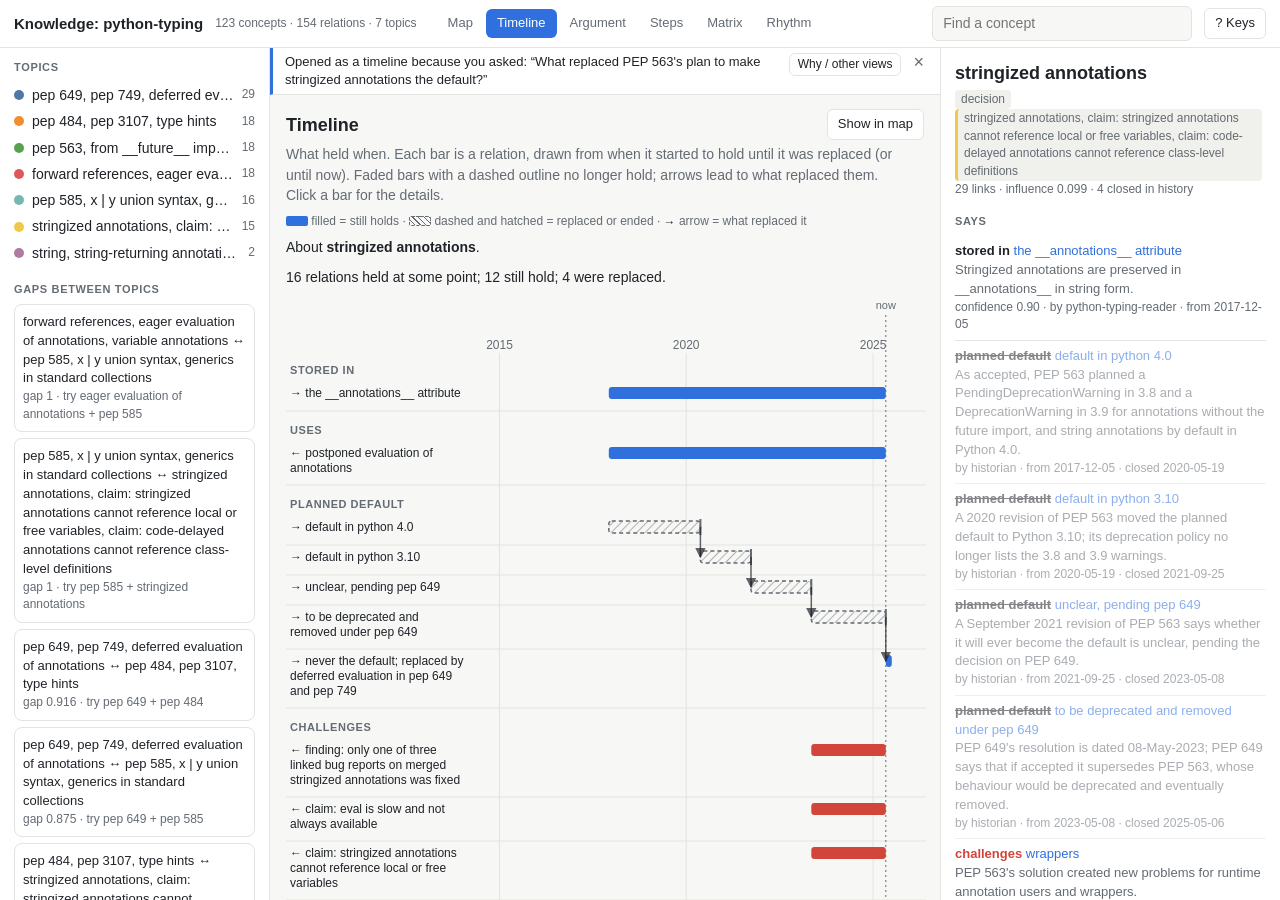
<file: assets/python-typing.html>
<!doctype html>
<html lang="en">
<head>
<meta charset="utf-8">
<meta name="viewport" content="width=device-width, initial-scale=1">
<meta http-equiv="Content-Security-Policy" content="default-src 'none'; style-src 'unsafe-inline'; script-src 'unsafe-inline'; img-src data:; connect-src 'none'; base-uri 'none'; form-action 'none'">
<title>Knowledge: Python type annotations, PEP by PEP</title>
<style>
:root {
  --bg: #f7f7f5; --panel: #ffffff; --ink: #1f2328; --muted: #646b73; --line: #e3e3df; --accent: #2f6fde;
  --support: #2e9d5b; --contra: #d1453b; --edge: #9aa3ad; --prox: #c9ced4; --chip: #f0f0ec;
}
@media (prefers-color-scheme: dark) {
  :root { --bg: #15171a; --panel: #1d2024; --ink: #e8eaed; --muted: #9aa0a6; --line: #2c3036; --accent: #6ea0ff;
          --edge: #5f6872; --prox: #353b42; --chip: #262a2f; }
}
* { box-sizing: border-box; }
html, body { margin: 0; height: 100%; background: var(--bg); color: var(--ink);
  font: 14px/1.45 -apple-system, BlinkMacSystemFont, "Segoe UI", Roboto, Helvetica, Arial, sans-serif; }
#app { display: grid; grid-template-columns: 270px 1fr 340px; grid-template-rows: 48px 1fr; height: 100vh; }
header { grid-column: 1 / 4; display: flex; align-items: center; gap: 12px; padding: 0 14px;
  border-bottom: 1px solid var(--line); background: var(--panel); }
header h1 { font-size: 15px; margin: 0; font-weight: 600; white-space: nowrap; }
header .counts { color: var(--muted); font-size: 12px; white-space: nowrap; }
header .spacer { flex: 1; }
input[type=search] { width: 260px; padding: 6px 10px; border: 1px solid var(--line); border-radius: 6px;
  background: var(--bg); color: var(--ink); font: inherit; }
button { font: inherit; font-size: 13px; padding: 5px 10px; border: 1px solid var(--line); border-radius: 6px;
  background: var(--panel); color: var(--ink); cursor: pointer; }
button:hover { border-color: var(--accent); }
button[aria-pressed=true] { background: var(--accent); color: #fff; border-color: var(--accent); }
aside { overflow-y: auto; background: var(--panel); padding: 12px 14px; }
#left { border-right: 1px solid var(--line); }
#right { border-left: 1px solid var(--line); }
h2 { font-size: 11px; text-transform: uppercase; letter-spacing: .06em; color: var(--muted); margin: 16px 0 6px; }
h2:first-child { margin-top: 0; }
.row { display: flex; align-items: center; gap: 8px; padding: 3px 0; cursor: pointer; }
.row:hover .name { color: var(--accent); }
.dot { width: 10px; height: 10px; border-radius: 50%; flex: none; }
.name { flex: 1; overflow: hidden; text-overflow: ellipsis; white-space: nowrap; }
.num { color: var(--muted); font-size: 12px; }
.off { opacity: .35; }
label.check { display: flex; gap: 8px; align-items: center; padding: 2px 0; cursor: pointer; }
.gap { border: 1px solid var(--line); border-radius: 8px; padding: 8px; margin: 6px 0; cursor: pointer; font-size: 13px; }
.gap:hover, .gap.on { border-color: var(--accent); }
.gap .score { color: var(--muted); font-size: 12px; }
main { display: flex; flex-direction: column; min-width: 0; overflow: hidden; }
canvas { display: block; position: absolute; inset: 0; width: 100%; height: 100%; cursor: grab; }
canvas.dragging { cursor: grabbing; }
#time { position: absolute; left: 16px; right: 16px; bottom: 12px; display: flex; gap: 10px; align-items: center;
  background: var(--panel); border: 1px solid var(--line); border-radius: 8px; padding: 6px 10px; font-size: 12px; }
#time input { flex: 1; }
#time .when { min-width: 150px; text-align: right; color: var(--muted); font-variant-numeric: tabular-nums; }
#ticker { position: absolute; left: 16px; top: 12px; max-width: 46%; font-size: 12px; pointer-events: none; }
#ticker div { background: var(--panel); border: 1px solid var(--line); border-left: 3px solid var(--accent);
  border-radius: 6px; padding: 4px 8px; margin-bottom: 4px; opacity: .95; }
#why { display: none; flex: none; flex-wrap: wrap; align-items: flex-start; gap: 4px 8px; padding: 5px 12px; background: var(--panel);
  border-bottom: 1px solid var(--line); border-left: 3px solid var(--accent); font-size: 13px; line-height: 1.4; }
#why .wl { flex: 1; min-width: 0; }
#why button { font-size: 12px; padding: 2px 8px; } #why #whyClose { border: 0; background: none; color: var(--muted); font-size: 18px; line-height: 1; padding: 0 4px; }
#whyBody { flex-basis: 100%; padding: 4px 0 6px; }
#why .q { color: var(--muted); margin-bottom: 4px; }
#why .alt { color: var(--muted); margin-top: 8px; font-size: 12px; }
#why ul { margin: 4px 0 0; padding-left: 16px; }
#why code { font-size: 11px; word-break: break-word; }
#stage { position: relative; flex: 1; min-height: 0; overflow: hidden; }
#hint { position: absolute; right: 16px; top: 12px; color: var(--muted); font-size: 12px; background: var(--panel);
  border: 1px solid var(--line); border-radius: 6px; padding: 4px 8px; }
.chip { display: inline-block; background: var(--chip); border-radius: 4px; padding: 1px 6px; font-size: 12px; margin-right: 4px; }
.detail h3 { margin: 0 0 4px; font-size: 18px; }
.detail .meta { color: var(--muted); font-size: 12px; margin-bottom: 10px; }
.rel { padding: 6px 0; border-bottom: 1px solid var(--line); font-size: 13px; }
.rel .r { font-weight: 600; }
.rel .r.support { color: var(--support); } .rel .r.contra { color: var(--contra); }
.rel .d { color: var(--muted); }
.rel.closed { opacity: .55; } .rel.closed .r { text-decoration: line-through; }
.link { color: var(--accent); cursor: pointer; }
blockquote { margin: 6px 0; padding: 4px 10px; border-left: 3px solid var(--line); color: var(--muted); font-size: 13px; }
.empty { color: var(--muted); }
#keys { display: none; position: absolute; right: 16px; top: 44px; background: var(--panel); border: 1px solid var(--line);
  border-radius: 8px; padding: 10px 14px; font-size: 12px; line-height: 1.8; }
@media (max-width: 900px) { #app { grid-template-columns: 1fr; grid-template-rows: 48px 50vh auto auto; }
  #left, #right { border: 0; border-top: 1px solid var(--line); } header { grid-column: 1; } }

/* ---- views ---- */
#tabs { display: flex; gap: 2px; margin-left: 8px; }
#tabs button { border: 0; background: none; color: var(--muted); padding: 5px 11px; border-radius: 6px; }
#tabs button:hover { color: var(--ink); background: var(--chip); }
#tabs button[aria-selected=true] { background: var(--accent); color: #fff; }
main.vmode #hint, main.vmode #ticker { display: none; }
#vpanel { position: absolute; inset: 0; overflow: auto; padding: 14px 16px 72px; background: var(--bg); }
#vpanel[hidden] { display: none; }
.vhead { display: flex; align-items: center; gap: 12px; }
.vt { font-size: 18px; text-transform: none; letter-spacing: 0; color: var(--ink); margin: 0; }
.vmap { margin-left: auto; }
.vcap { color: var(--muted); margin: 4px 0 8px; max-width: 78ch; }
.vsum, .vsub { margin: 4px 0 10px; }
.vsvg { display: block; max-width: none; font: 12px -apple-system, BlinkMacSystemFont, "Segoe UI", sans-serif; }
.vlab, .vtiny { fill: var(--ink); } .vtiny { font-size: 11px; fill: var(--muted); } .vtiny.on { fill: #fff; }
.vlink { cursor: pointer; } .vlink:hover { fill: var(--accent); }
.vtick, .vtot { fill: var(--muted); font-size: 12px; } .vmark { fill: var(--muted); font-size: 11px; } .vmark.acc { fill: var(--accent); }
.vgrid, .vsep { stroke: var(--line); stroke-width: 1; } .vnow { stroke: var(--muted); stroke-dasharray: 2 3; }
.vasof { stroke: var(--accent); stroke-width: 1.5; stroke-dasharray: 5 3; }
.bar { cursor: pointer; fill: var(--accent); } .bar.support { fill: var(--support); } .bar.contra { fill: var(--contra); }
.bar:hover, .bar:focus { stroke: var(--ink); stroke-width: 2; stroke-opacity: 1; outline: none; }
.varrow { fill: none; stroke: var(--muted); stroke-width: 1.3; } .ahead { fill: var(--muted); }
.re { fill: var(--chip); opacity: .6; } .rc { fill: var(--accent); cursor: pointer; } .rc:hover { stroke: var(--ink); stroke-width: 2; }
.rcn { fill: var(--ink); font-size: 11px; pointer-events: none; } .rcn.hi { fill: var(--bg); }
.rasof { fill: none; stroke: var(--accent); stroke-width: 2; pointer-events: none; }
.arg { display: grid; grid-template-columns: repeat(2, minmax(0, 1fr)); gap: 20px; align-items: start; margin-top: 12px; } .arg.one { grid-template-columns: 1fr; }
.acards { display: grid; grid-template-columns: 1fr; gap: 0 10px; } .arg.one .acards { grid-template-columns: repeat(auto-fill, minmax(280px, 1fr)); }
.acol h3 { margin: 0 0 8px; font-size: 14px; } h3.for { color: var(--support); } h3.against { color: var(--contra); }
.claim { background: var(--panel); border: 1px solid var(--line); border-radius: 10px; padding: 12px 16px; }
.claim h3 { font-size: 18px; margin: 2px 0 6px; }
.acard { background: var(--panel); border: 1px solid var(--line); border-left: 3px solid var(--edge); border-radius: 8px; padding: 8px 10px; margin-bottom: 8px; font-size: 13px; }
.acard.support { border-left-color: var(--support); } .acard.contra { border-left-color: var(--contra); }
.acard.closed { opacity: .55; } .acard .ah { font-weight: 600; } .acard .d { color: var(--muted); }
blockquote.qt { font-style: italic; margin: 4px 0; }
.conf { height: 4px; background: var(--line); border-radius: 2px; margin-top: 6px; } .conf i { display: block; height: 100%; background: var(--accent); border-radius: 2px; }
.also { margin-top: 16px; } .also summary { cursor: pointer; color: var(--muted); }
.alsogrid { display: grid; grid-template-columns: repeat(auto-fill, minmax(260px, 1fr)); gap: 0 10px; margin-top: 8px; }
.contested { max-width: 900px; } .chd, .crow { display: grid; grid-template-columns: minmax(220px, 1.1fr) 1.4fr; gap: 12px; align-items: center; }
.axl { display: flex; justify-content: space-between; color: var(--muted); font-size: 11px; }
.crow { padding: 3px 4px; border-radius: 6px; cursor: pointer; } .crow:hover, .crow:focus { background: var(--chip); outline: none; }
.cname { line-height: 1.3; overflow-wrap: anywhere; }
.cbar { display: flex; height: 18px; } .half { flex: 1; display: flex; } .half.l { justify-content: flex-end; border-right: 1px solid var(--muted); }
.bi { display: flex; align-items: center; min-width: 20px; padding: 0 5px; color: #fff; font-size: 11px; height: 18px; } .bi.against { background: var(--contra); justify-content: flex-start; border-radius: 3px 0 0 3px; } .bi.for { background: var(--support); border-radius: 0 3px 3px 0; }
.sform { display: flex; flex-wrap: wrap; gap: 8px; align-items: center; margin: 6px 0 14px; }
.sform input { padding: 5px 8px; border: 1px solid var(--line); border-radius: 6px; background: var(--bg); color: var(--ink); font: inherit; width: 220px; }
.pcols { display: grid; grid-template-columns: repeat(auto-fit, minmax(250px, 1fr)); gap: 18px; align-items: start; }
.pcol h3 { font-size: 14px; margin: 0 0 8px; }
.pill { background: var(--panel); border: 1px solid var(--line); border-radius: 16px; padding: 4px 12px; font-weight: 600; cursor: pointer; text-align: center; }
.pill:hover, .pill:focus { border-color: var(--accent); outline: none; }
.conn { border-left: 2px solid var(--line); margin: 0 0 0 24px; padding: 4px 0 6px 12px; font-size: 13px; }
.conn .d { color: var(--muted); } .nopath { max-width: 560px; }
.mwrap { overflow: auto; } table.matrix { border-collapse: separate; border-spacing: 3px; table-layout: fixed; width: 100%; max-width: 1100px; }
.matrix th { font-weight: 500; font-size: 12px; color: var(--ink); } .matrix th.corner { width: 250px; }
.matrix th.vcol { height: 270px; vertical-align: bottom; padding: 0; }
.matrix th.vcol span { display: inline-block; max-height: 260px; white-space: nowrap; writing-mode: vertical-rl; transform: rotate(180deg); line-height: 1.25; text-align: left; margin-bottom: 4px; }
.matrix th.rowh { text-align: right; padding-right: 8px; line-height: 1.25; } .matrix .dot { display: inline-block; margin-right: 6px; }
td.mc { position: relative; height: 48px; text-align: center; font-variant-numeric: tabular-nums; border-radius: 4px; background: var(--chip); cursor: pointer; }
td.mc .mn { font-size: 11px; opacity: .78; }
td.mc:hover, td.mc:focus { outline: none; box-shadow: inset 0 0 0 2px var(--accent); } td.mc.diag { color: var(--muted); cursor: default; }
td.mc.gap { outline: 3px solid var(--ink); outline-offset: -3px; padding-top: 14px; }
.gm { position: absolute; top: 4px; left: 5px; font-size: 10px; font-weight: 700; line-height: 14px; padding: 0 5px; border-radius: 3px; background: var(--ink); color: var(--bg); }
.key { display: inline-block; width: 12px; height: 12px; vertical-align: -2px; border-radius: 3px; margin-left: 8px; }
.warmk { background: rgb(194, 65, 12); } .acck { background: var(--accent); } .gapk { border: 3px solid var(--ink); }
.detail button { margin-top: 4px; }

/* ---- second pass ---- */
.acol, .acard, .pcol, .conn, .alsogrid > * { min-width: 0; } .acards { grid-template-columns: minmax(0, 1fr); } .arg.one .acards { grid-template-columns: repeat(auto-fill, minmax(min(280px, 100%), 1fr)); }
.vsum.legend { color: var(--muted); font-size: 12px; margin: 2px 0 6px; }
.lg { display: inline-block; width: 22px; height: 10px; vertical-align: -1px; border-radius: 2px; } .lg.solid { background: var(--accent); }
.lg.dashed { border: 1px dashed var(--ink); background: transparent; } .lg.arr { width: auto; color: var(--ink); }
.vgroup { fill: var(--muted); font-size: 11px; font-weight: 600; text-transform: uppercase; letter-spacing: .05em; }
.vcap { stroke: var(--ink); stroke-width: 2; } .vbt { fill: var(--ink); font-size: 11px; pointer-events: none; } .vbt.on { fill: var(--bg); }
.varrow { fill: none; stroke: var(--ink); stroke-opacity: .7; stroke-width: 1.5; } .ahead { fill: var(--ink); fill-opacity: .7; }
.vlab.c, .vtot, .rcn { dominant-baseline: central; }
.vbrk { stroke: var(--muted); stroke-dasharray: 2 3; } .vbrkt { fill: var(--muted); font-size: 14px; dominant-baseline: central; }
.sw { display: inline-block; width: 18px; height: 12px; background: var(--accent); vertical-align: -2px; border-radius: 2px; } .sw.empty { background: var(--chip); opacity: .6; }
.acard { padding: 7px 10px; } .ah { display: flex; align-items: baseline; flex-wrap: wrap; gap: 4px 8px; } .ah .link { font-weight: 600; }
.rch { margin: 0; color: var(--muted); } .rch.support { color: var(--support); } .rch.contra { color: var(--contra); }
.adate { margin-left: auto; color: var(--muted); font-size: 12px; white-space: nowrap; }
.acard .d { margin-top: 2px; }
details.qd summary { cursor: pointer; font-style: italic; color: var(--muted); font-size: 12px; white-space: nowrap; overflow: hidden; text-overflow: ellipsis; margin-top: 3px; }
details.qd[open] summary { white-space: normal; overflow: visible; }
.src { color: var(--muted); font-size: 11px; margin-top: 2px; }
.cname { font-size: 13px; }
.conn { margin: 0 0 0 20px; padding: 2px 0 4px 10px; } .pill { padding: 3px 10px; } .pcols { gap: 14px; }
.mleg { display: flex; flex-wrap: wrap; gap: 4px 18px; align-items: center; color: var(--muted); font-size: 12px; }
.midk { background: var(--chip); border: 1px solid var(--line); }
table.matrix { table-layout: auto; max-width: 1200px; } .matrix th.corner { width: 220px; } .matrix th.rowh { max-width: 240px; }
td.mc { min-width: 56px; height: 64px; }
td.mc .gm { position: static; display: inline-block; max-width: 100%; font-size: 11px; line-height: 14px; font-weight: 700; padding: 2px 4px;
  background: var(--panel); color: var(--ink); border: 1px solid var(--ink); border-radius: 4px; white-space: normal; }
td.mc.gap { padding-top: 0; }

/* ---- third pass ---- */
.bar.closed { fill: url(#hatch); color: var(--muted); stroke: var(--muted); stroke-opacity: 1; stroke-width: 1.5; stroke-dasharray: 4 3; pointer-events: all; }
.bar.closed:hover, .bar.closed:focus { stroke: var(--ink); }
.vcap { stroke: var(--muted); } .vbt { fill: var(--muted); } .vbt.on { fill: var(--bg); }
.lg.dashed { border-color: var(--muted); background: repeating-linear-gradient(45deg, transparent 0 3px, var(--muted) 3px 4px); }
.vbrks { fill: var(--muted); font-size: 10px; }
.tbars { max-width: 760px; } .trow { display: grid; grid-template-columns: minmax(220px, 1.2fr) 1.5fr 40px; gap: 12px; align-items: center; padding: 3px 0; }
.tbar { height: 14px; background: var(--chip); border-radius: 3px; } .tb { display: block; height: 100%; background: var(--accent); border-radius: 3px; }
.axl { font-size: 12px; font-weight: 600; color: var(--ink); }
.half { align-items: center; gap: 6px; } .half.l { justify-content: flex-end; } .half.r { justify-content: flex-start; }
.bi { padding: 0; min-width: 4px; } .bn { font-size: 12px; font-weight: 600; font-variant-numeric: tabular-nums; } .bn.against { color: var(--contra); } .bn.for { color: var(--support); }
.mwrap .mleg { margin: 10px 0 0; justify-content: flex-start; }
td.mc .gm { border: 1px solid var(--ink); }
</style>
</head>
<body>
<div id="app">
  <header>
    <h1 id="title"></h1>
    <span class="counts" id="counts"></span>
    <div id="tabs" role="tablist" aria-label="Views">
      <button type="button" role="tab" id="tab-map" data-view="map" aria-selected="true" aria-controls="vpanel">Map</button>
      <button type="button" role="tab" id="tab-timeline" data-view="timeline" aria-selected="false" tabindex="-1" aria-controls="vpanel">Timeline</button>
      <button type="button" role="tab" id="tab-argument" data-view="argument" aria-selected="false" tabindex="-1" aria-controls="vpanel">Argument</button>
      <button type="button" role="tab" id="tab-steps" data-view="steps" aria-selected="false" tabindex="-1" aria-controls="vpanel">Steps</button>
      <button type="button" role="tab" id="tab-matrix" data-view="matrix" aria-selected="false" tabindex="-1" aria-controls="vpanel">Matrix</button>
      <button type="button" role="tab" id="tab-rhythm" data-view="rhythm" aria-selected="false" tabindex="-1" aria-controls="vpanel">Rhythm</button>
    </div>
    <span class="spacer"></span>
    <input type="search" id="search" placeholder="Find a concept" aria-label="Find a concept">
    <button id="fit" title="Show the whole graph">Fit</button>
    <button id="labels" aria-pressed="false" title="Show every label">All labels</button>
    <button id="keysBtn" title="Keyboard shortcuts">? Keys</button>
  </header>
  <aside id="left">
    <h2>Topics</h2>
    <div id="topics"></div>
    <h2>Gaps between topics</h2>
    <div id="gaps"></div>
    <h2>Show</h2>
    <label class="check"><input type="checkbox" id="showProx" checked> Shared-passage links</label>
    <label class="check"><input type="checkbox" id="showClosed"> Closed relations (history)</label>
    <label class="check"><input type="checkbox" id="showIsolated" checked> Unlinked concepts</label>
    <h2>Relations</h2>
    <div id="relations"></div>
    <h2>Shape</h2>
    <div id="diversity" class="num"></div>
  </aside>
  <main>
    <div id="why" role="status" aria-live="polite"></div>
    <div id="stage">
    <canvas id="c" aria-label="Knowledge graph"></canvas>
    <div id="ticker"></div>
    <div id="hint">Click a concept · drag to move · scroll to zoom</div>
    <div id="keys">/ find · F fit · L labels · Esc clear<br>← → step through time · H history</div>
    <div id="time">
      <button id="play" title="Replay the graph through time">Play</button>
      <span>As of</span>
      <input type="range" id="slider" min="0" max="0" value="0" aria-label="As of">
      <span class="when" id="when">now</span>
    </div>
    <div id="vpanel" role="tabpanel" aria-labelledby="tab-map" tabindex="-1" hidden></div>
    </div>
  </main>
  <aside id="right"><div id="detail" class="detail"><p class="empty">Click a concept to see its relations, where it comes from, and its history.</p></div></aside>
</div>
<script type="application/json" id="data">{"format":"knowledge-graph/1","graph":"python-typing","generated_at":"2026-10-09T01:30:11Z","as_of":null,"focus":null,"truncated":false,"last_event":304,"counts":{"nodes":123,"edges":162,"proximity":511,"topics":7},"nodes":[{"id":"accepted","label":"accepted","type":"concept","summary":"","community":7,"color":"#9aa0a6","degree":0,"strength":0,"degree_norm":0.0,"betweenness":0.0,"created_at":"2017-12-05T00:00:00Z","passages":[]},{"id":"annotationlib","label":"annotationlib","type":"artifact","summary":"","community":0,"color":"#4e79a7","degree":11,"strength":28.6,"degree_norm":0.2619,"betweenness":0.0324,"created_at":"2025-05-05T00:00:00Z","passages":[{"source":"PEP 749 - Implementing PEP 649","uri":"https://github.com/python/peps/blob/aa5a2dfcd413f12be654b5a803be6c48102525f3/peps/pep-0749.rst","chunk":"s-09e695716106#7","excerpt":"the original code. For example, this applies to :py:func:`dataclasses.make_dataclass` and the call-based syntax for :py:class:`typing.TypedDict`. This makes the name ``SOURCE`` a bit of a misnomer. The goal of the format should indeed be to recreate the source, but the name is li..."},{"source":"PEP 749 - Implementing PEP 649","uri":"https://github.com/python/peps/blob/aa5a2dfcd413f12be654b5a803be6c48102525f3/peps/pep-0749.rst","chunk":"s-09e695716106#0","excerpt":"...bsequently, it will be deprecated and eventually removed. * A new standard library module, ``annotationlib``, is added to provide tooling for annotations. It will include the ``get_annotations()`` function, an enum for annotation formats, a ``ForwardRef`` class, and a helper func..."}]},{"id":"annotationlib.get_annotations","label":"annotationlib.get_annotations","type":"artifact","summary":"","community":0,"color":"#4e79a7","degree":7,"strength":10.6,"degree_norm":0.1667,"betweenness":0.0,"created_at":"2025-05-05T00:00:00Z","passages":[{"source":"PEP 749 - Implementing PEP 649","uri":"https://github.com/python/peps/blob/aa5a2dfcd413f12be654b5a803be6c48102525f3/peps/pep-0749.rst","chunk":"s-09e695716106#0","excerpt":"PEP: 749 Title: Implementing PEP 649 Status: Final Requires: 649 Created: 28-May-2024 Python-Version: 3.14 Resolution: `05-May-2025 <https://discuss.python.org/t/pep-749-implementing-pep-649/54974/66>`__ [...] Abstract ======== This PEP supplements :pep:`649` by providing various..."}]},{"id":"any type","label":"any type","type":"concept","summary":"","community":1,"color":"#f28e2b","degree":5,"strength":12.0,"degree_norm":0.119,"betweenness":0.0,"created_at":"2014-09-29T00:00:00Z","passages":[{"source":"PEP 484 - Type Hints","uri":"https://github.com/python/peps/blob/aa5a2dfcd413f12be654b5a803be6c48102525f3/peps/pep-0484.rst","chunk":"s-328035c7c06e#1","excerpt":"a simple function whose argument and return type are declared in the annotations:: def greeting(name: str) -> str: return 'Hello ' + name While these annotations are available at runtime through the usual ``__annotations__`` attribute, *no type checking happens at runtime*. Inste..."}]},{"id":"claim: a __future__ import must be the first statement in a module","label":"claim: a __future__ import must be the first statement in a module","type":"claim","summary":"","community":2,"color":"#59a14f","degree":6,"strength":9.4,"degree_norm":0.1429,"betweenness":0.0,"created_at":"2025-05-05T00:00:00Z","passages":[{"source":"PEP 749 - Implementing PEP 649","uri":"https://github.com/python/peps/blob/aa5a2dfcd413f12be654b5a803be6c48102525f3/peps/pep-0749.rst","chunk":"s-09e695716106#5","excerpt":"the future import is eventually removed. However, this is many years in the future, giving affected libraries plenty of time to update their code. *Immediately deprecate the future import*: Instead of waiting until Python 3.13 reaches its end-of-life, we could immediately start e..."}]},{"id":"claim: a no-op future import would break eager forward-reference code","label":"claim: a no-op future import would break eager forward-reference code","type":"claim","summary":"","community":0,"color":"#4e79a7","degree":12,"strength":19.6,"degree_norm":0.2857,"betweenness":0.0055,"created_at":"2025-05-05T00:00:00Z","passages":[{"source":"PEP 749 - Implementing PEP 649","uri":"https://github.com/python/peps/blob/aa5a2dfcd413f12be654b5a803be6c48102525f3/peps/pep-0749.rst","chunk":"s-09e695716106#3","excerpt":"plan: - In Python 3.14, ``from __future__ import annotations`` will continue to work as it did before, converting annotations into strings. - If the future import is active, the ``__annotate__`` function of objects with annotations will return the annotations as strings when call..."},{"source":"PEP 749 - Implementing PEP 649","uri":"https://github.com/python/peps/blob/aa5a2dfcd413f12be654b5a803be6c48102525f3/peps/pep-0749.rst","chunk":"s-09e695716106#4","excerpt":"all code in Python 3.14, making the future import a no-op. However, this would break code that works in 3.13 under the following set of conditions: * ``__future__ import annotations`` is active * There are annotations that rely on forward references * Annotations are eagerly eval..."}]},{"id":"claim: a string annotation must be a valid type hint","label":"claim: a string annotation must be a valid type hint","type":"claim","summary":"","community":1,"color":"#f28e2b","degree":1,"strength":4.4,"degree_norm":0.0238,"betweenness":0.0,"created_at":"2014-09-29T00:00:00Z","passages":[{"source":"PEP 484 - Type Hints","uri":"https://github.com/python/peps/blob/aa5a2dfcd413f12be654b5a803be6c48102525f3/peps/pep-0484.rst","chunk":"s-328035c7c06e#4","excerpt":"and global namespace in which it is evaluated should be the same namespaces in which default arguments to the same function would be evaluated. Moreover, the expression should be parseable as a valid type hint, i.e., it is constrained by the rules from the section `Acceptable typ..."}]},{"id":"claim: a string annotation must evaluate once the module has fully loaded","label":"claim: a string annotation must evaluate once the module has fully loaded","type":"claim","summary":"","community":1,"color":"#f28e2b","degree":5,"strength":8.6,"degree_norm":0.119,"betweenness":0.0,"created_at":"2014-09-29T00:00:00Z","passages":[{"source":"PEP 484 - Type Hints","uri":"https://github.com/python/peps/blob/aa5a2dfcd413f12be654b5a803be6c48102525f3/peps/pep-0484.rst","chunk":"s-328035c7c06e#3","excerpt":"functionality, for example using decorators or metaclasses. Using type hints for performance optimizations is left as an exercise for the reader. It should also be emphasized that **Python will remain a dynamically typed language, and the authors have no desire to ever make type ..."}]},{"id":"claim: after removal the future import raises syntaxerror","label":"claim: after removal the future import raises syntaxerror","type":"claim","summary":"","community":0,"color":"#4e79a7","degree":8,"strength":11.6,"degree_norm":0.1905,"betweenness":0.0,"created_at":"2025-05-05T00:00:00Z","passages":[{"source":"PEP 749 - Implementing PEP 649","uri":"https://github.com/python/peps/blob/aa5a2dfcd413f12be654b5a803be6c48102525f3/peps/pep-0749.rst","chunk":"s-09e695716106#3","excerpt":"plan: - In Python 3.14, ``from __future__ import annotations`` will continue to work as it did before, converting annotations into strings. - If the future import is active, the ``__annotate__`` function of objects with annotations will return the annotations as strings when call..."}]},{"id":"claim: annotations in the repl are lazily evaluated","label":"claim: annotations in the repl are lazily evaluated","type":"claim","summary":"","community":0,"color":"#4e79a7","degree":7,"strength":10.6,"degree_norm":0.1667,"betweenness":0.0,"created_at":"2025-05-05T00:00:00Z","passages":[{"source":"PEP 749 - Implementing PEP 649","uri":"https://github.com/python/peps/blob/aa5a2dfcd413f12be654b5a803be6c48102525f3/peps/pep-0749.rst","chunk":"s-09e695716106#0","excerpt":"PEP: 749 Title: Implementing PEP 649 Status: Final Requires: 649 Created: 28-May-2024 Python-Version: 3.14 Resolution: `05-May-2025 <https://discuss.python.org/t/pep-749-implementing-pep-649/54974/66>`__ [...] Abstract ======== This PEP supplements :pep:`649` by providing various..."}]},{"id":"claim: annotations incompatible with pep 563 are no longer supported","label":"claim: annotations incompatible with pep 563 are no longer supported","type":"claim","summary":"","community":2,"color":"#59a14f","degree":3,"strength":6.6,"degree_norm":0.0714,"betweenness":0.0,"created_at":"2020-05-19T00:00:00Z","passages":[{"source":"PEP 563 - Postponed Evaluation of Annotations (2020 revision: default in 3.10)","uri":"https://github.com/python/peps/blob/f1c3a99ad5df574489e877c0456c0c714b507357/pep-0563.rst","chunk":"s-618e32b284f1#0","excerpt":"PEP: 563 Title: Postponed Evaluation of Annotations Status: Accepted Created: 8-Sep-2017 Python-Version: 3.7 Post-History: 1-Nov-2017, 21-Nov-2017 Resolution: https://mail.python.org/pipermail/python-dev/2017-December/151042.html [...] Implementation ============== In Python 3.10..."}]},{"id":"claim: annotations that depend on eager evaluation are no longer supported","label":"claim: annotations that depend on eager evaluation are no longer supported","type":"claim","summary":"","community":2,"color":"#59a14f","degree":3,"strength":6.6,"degree_norm":0.0714,"betweenness":0.0,"created_at":"2021-09-25T00:00:00Z","passages":[{"source":"PEP 563 - Postponed Evaluation of Annotations (2021 revision: pending PEP 649)","uri":"https://github.com/python/peps/blob/b9b44c4eb7819553f293ff222a476f44c682714c/pep-0563.rst","chunk":"s-947f886f12f1#0","excerpt":"PEP: 563 Title: Postponed Evaluation of Annotations Status: Accepted Created: 08-Sep-2017 Python-Version: 3.7 Post-History: 1-Nov-2017, 21-Nov-2017 Resolution: https://mail.python.org/pipermail/python-dev/2017-December/151042.html [...] Rationale and Goals =================== PEP..."}]},{"id":"claim: classes need a sys.modules lookup to evaluate their string annotations","label":"claim: classes need a sys.modules lookup to evaluate their string annotations","type":"claim","summary":"","community":5,"color":"#edc948","degree":8,"strength":11.2,"degree_norm":0.1905,"betweenness":0.0,"created_at":"2023-05-08T00:00:00Z","passages":[{"source":"PEP 649 - Deferred Evaluation Of Annotations Using Descriptors","uri":"https://github.com/python/peps/blob/aa5a2dfcd413f12be654b5a803be6c48102525f3/peps/pep-0649.rst","chunk":"s-866e0ba7ab32#3","excerpt":"quickly rejected. :pep:`PEP 563 summarizes the above discussion <563#keeping-the-ability-to-use-function-local-state-when-defining-annotations>` The approach taken by this PEP doesn't suffer from these restrictions. Annotations can access module-level definitions, class-level def..."}]},{"id":"claim: code relying on the future import will still break when it is removed","label":"claim: code relying on the future import will still break when it is removed","type":"claim","summary":"","community":0,"color":"#4e79a7","degree":5,"strength":8.4,"degree_norm":0.119,"betweenness":0.0,"created_at":"2025-05-05T00:00:00Z","passages":[{"source":"PEP 749 - Implementing PEP 649","uri":"https://github.com/python/peps/blob/aa5a2dfcd413f12be654b5a803be6c48102525f3/peps/pep-0749.rst","chunk":"s-09e695716106#4","excerpt":"all code in Python 3.14, making the future import a no-op. However, this would break code that works in 3.13 under the following set of conditions: * ``__future__ import annotations`` is active * There are annotations that rely on forward references * Annotations are eagerly eval..."}]},{"id":"claim: code that calls eval on stringized annotations can drop the eval call","label":"claim: code that calls eval on stringized annotations can drop the eval call","type":"claim","summary":"","community":0,"color":"#4e79a7","degree":5,"strength":8.4,"degree_norm":0.119,"betweenness":0.0,"created_at":"2023-05-08T00:00:00Z","passages":[{"source":"PEP 649 - Deferred Evaluation Of Annotations Using Descriptors","uri":"https://github.com/python/peps/blob/aa5a2dfcd413f12be654b5a803be6c48102525f3/peps/pep-0649.rst","chunk":"s-866e0ba7ab32#6","excerpt":"a language-level feature, with a complicated implementation, that must be updated whenever a new operator is added to the language. These problems motivated the research into finding a new approach to solve the problems facing annotations users, resulting in this PEP. [...] Backw..."}]},{"id":"claim: code-delayed annotations cannot reference class-level definitions","label":"claim: code-delayed annotations cannot reference class-level definitions","type":"claim","summary":"","community":5,"color":"#edc948","degree":10,"strength":17.8,"degree_norm":0.2381,"betweenness":0.0016,"created_at":"2023-05-08T00:00:00Z","passages":[{"source":"PEP 649 - Deferred Evaluation Of Annotations Using Descriptors","uri":"https://github.com/python/peps/blob/aa5a2dfcd413f12be654b5a803be6c48102525f3/peps/pep-0649.rst","chunk":"s-866e0ba7ab32#2","excerpt":"mechanism delays the evaluation of annotations expressions until the annotations are examined, which solves many circular reference problems. [...] If accepted, this PEP would *supersede* :pep:`563`, and :pep:`563`'s behavior would be deprecated and eventually removed. [...] Mist..."},{"source":"PEP 649 - Deferred Evaluation Of Annotations Using Descriptors","uri":"https://github.com/python/peps/blob/aa5a2dfcd413f12be654b5a803be6c48102525f3/peps/pep-0649.rst","chunk":"s-866e0ba7ab32#3","excerpt":"quickly rejected. :pep:`PEP 563 summarizes the above discussion <563#keeping-the-ability-to-use-function-local-state-when-defining-annotations>` The approach taken by this PEP doesn't suffer from these restrictions. Annotations can access module-level definitions, class-level def..."}]},{"id":"claim: compiling code with the future import will emit a deprecationwarning","label":"claim: compiling code with the future import will emit a deprecationwarning","type":"claim","summary":"","community":0,"color":"#4e79a7","degree":8,"strength":11.6,"degree_norm":0.1905,"betweenness":0.0,"created_at":"2025-05-05T00:00:00Z","passages":[{"source":"PEP 749 - Implementing PEP 649","uri":"https://github.com/python/peps/blob/aa5a2dfcd413f12be654b5a803be6c48102525f3/peps/pep-0749.rst","chunk":"s-09e695716106#3","excerpt":"plan: - In Python 3.14, ``from __future__ import annotations`` will continue to work as it did before, converting annotations into strings. - If the future import is active, the ``__annotate__`` function of objects with annotations will return the annotations as strings when call..."}]},{"id":"claim: deferred evaluation solves forward references and supports all existing use cases","label":"claim: deferred evaluation solves forward references and supports all existing use cases","type":"claim","summary":"","community":0,"color":"#4e79a7","degree":5,"strength":8.2,"degree_norm":0.119,"betweenness":0.0,"created_at":"2023-05-08T00:00:00Z","passages":[{"source":"PEP 649 - Deferred Evaluation Of Annotations Using Descriptors","uri":"https://github.com/python/peps/blob/aa5a2dfcd413f12be654b5a803be6c48102525f3/peps/pep-0649.rst","chunk":"s-866e0ba7ab32#1","excerpt":"fostered intriguing new uses for annotation metadata. But stringized annotations in turn caused chronic problems for runtime users of annotations. This PEP proposes a new and comprehensive third approach for representing and computing annotations. It adds a new internal mechanism..."}]},{"id":"claim: eval is slow and not always available","label":"claim: eval is slow and not always available","type":"claim","summary":"","community":5,"color":"#edc948","degree":5,"strength":8.4,"degree_norm":0.119,"betweenness":0.0,"created_at":"2023-05-08T00:00:00Z","passages":[{"source":"PEP 649 - Deferred Evaluation Of Annotations Using Descriptors","uri":"https://github.com/python/peps/blob/aa5a2dfcd413f12be654b5a803be6c48102525f3/peps/pep-0649.rst","chunk":"s-866e0ba7ab32#5","excerpt":"https://github.com/python/cpython/issues/89687 * https://github.com/python/cpython/issues/85421 * https://github.com/python/cpython/issues/90531 Even with proper globals *and* locals, ``eval`` can be unreliable on stringized annotations. ``eval`` can only succeed if all the symbo..."}]},{"id":"claim: evaluating a stringized annotation can be infeasible","label":"claim: evaluating a stringized annotation can be infeasible","type":"claim","summary":"","community":5,"color":"#edc948","degree":3,"strength":6.4,"degree_norm":0.0714,"betweenness":0.0,"created_at":"2023-05-08T00:00:00Z","passages":[{"source":"PEP 649 - Deferred Evaluation Of Annotations Using Descriptors","uri":"https://github.com/python/peps/blob/aa5a2dfcd413f12be654b5a803be6c48102525f3/peps/pep-0649.rst","chunk":"s-866e0ba7ab32#4","excerpt":"to their globals. :pep:`563` suggests looking up a class's module by name in ``sys.modules``—a surprising requirement for a language-level feature. Additionally, complex but legitimate constructions can make it difficult to determine the correct globals and locals dicts to give t..."}]},{"id":"claim: local variable annotations are not evaluated","label":"claim: local variable annotations are not evaluated","type":"claim","summary":"","community":3,"color":"#e15759","degree":7,"strength":10.8,"degree_norm":0.1667,"betweenness":0.0,"created_at":"2016-08-09T00:00:00Z","passages":[{"source":"PEP 526 - Syntax for Variable Annotations","uri":"https://github.com/python/peps/blob/aa5a2dfcd413f12be654b5a803be6c48102525f3/peps/pep-0526.rst","chunk":"s-5f3e0d9b8ff6#2","excerpt":"improve readability of stubs. - In situations where normal comments and type comments are used together, it is difficult to distinguish them:: path = None # type: Optional[str] # Path to module source - It's impossible to retrieve the annotations at runtime outside of attempting ..."}]},{"id":"claim: module and class level annotations are evaluated","label":"claim: module and class level annotations are evaluated","type":"claim","summary":"","community":3,"color":"#e15759","degree":7,"strength":10.8,"degree_norm":0.1667,"betweenness":0.0,"created_at":"2016-08-09T00:00:00Z","passages":[{"source":"PEP 526 - Syntax for Variable Annotations","uri":"https://github.com/python/peps/blob/aa5a2dfcd413f12be654b5a803be6c48102525f3/peps/pep-0526.rst","chunk":"s-5f3e0d9b8ff6#2","excerpt":"improve readability of stubs. - In situations where normal comments and type comments are used together, it is difficult to distinguish them:: path = None # type: Optional[str] # Path to module source - It's impossible to retrieve the annotations at runtime outside of attempting ..."}]},{"id":"claim: no annotate functions are generated in pep 563 modules","label":"claim: no annotate functions are generated in pep 563 modules","type":"claim","summary":"","community":0,"color":"#4e79a7","degree":3,"strength":6.4,"degree_norm":0.0714,"betweenness":0.0,"created_at":"2023-05-08T00:00:00Z","passages":[{"source":"PEP 649 - Deferred Evaluation Of Annotations Using Descriptors","uri":"https://github.com/python/peps/blob/aa5a2dfcd413f12be654b5a803be6c48102525f3/peps/pep-0649.rst","chunk":"s-866e0ba7ab32#7","excerpt":"to users of :pep:`563`. It currently works for them, but could produce incorrect results when requesting some formats from the helper functions. If this PEP is accepted, :pep:`563` will be deprecated and eventually removed. To facilitate this transition for early adopters of :pep..."}]},{"id":"claim: no type checking happens at runtime","label":"claim: no type checking happens at runtime","type":"claim","summary":"","community":1,"color":"#f28e2b","degree":5,"strength":8.8,"degree_norm":0.119,"betweenness":0.0,"created_at":"2014-09-29T00:00:00Z","passages":[{"source":"PEP 484 - Type Hints","uri":"https://github.com/python/peps/blob/aa5a2dfcd413f12be654b5a803be6c48102525f3/peps/pep-0484.rst","chunk":"s-328035c7c06e#1","excerpt":"a simple function whose argument and return type are declared in the annotations:: def greeting(name: str) -> str: return 'Hello ' + name While these annotations are available at runtime through the usual ``__annotations__`` attribute, *no type checking happens at runtime*. Inste..."}]},{"id":"claim: pep 563 forces every python implementation to stringize annotations","label":"claim: pep 563 forces every python implementation to stringize annotations","type":"claim","summary":"","community":2,"color":"#59a14f","degree":5,"strength":8.4,"degree_norm":0.119,"betweenness":0.0,"created_at":"2023-05-08T00:00:00Z","passages":[{"source":"PEP 649 - Deferred Evaluation Of Annotations Using Descriptors","uri":"https://github.com/python/peps/blob/aa5a2dfcd413f12be654b5a803be6c48102525f3/peps/pep-0649.rst","chunk":"s-866e0ba7ab32#5","excerpt":"https://github.com/python/cpython/issues/89687 * https://github.com/python/cpython/issues/85421 * https://github.com/python/cpython/issues/90531 Even with proper globals *and* locals, ``eval`` can be unreliable on stringized annotations. ``eval`` can only succeed if all the symbo..."}]},{"id":"claim: pep 563 never became the default behaviour","label":"claim: pep 563 never became the default behaviour","type":"claim","summary":"","community":2,"color":"#59a14f","degree":6,"strength":9.8,"degree_norm":0.1429,"betweenness":0.0,"created_at":"2025-05-06T00:00:00Z","passages":[{"source":"PEP 563 - Postponed Evaluation of Annotations (current: Superseded)","uri":"https://github.com/python/peps/blob/aa5a2dfcd413f12be654b5a803be6c48102525f3/peps/pep-0563.rst","chunk":"s-482919527174#0","excerpt":"PEP: 563 Title: Postponed Evaluation of Annotations Status: Superseded Created: 08-Sep-2017 Python-Version: 3.7 Post-History: 01-Nov-2017, 21-Nov-2017 Superseded-By: 649, 749 Resolution: https://mail.python.org/pipermail/python-dev/2017-December/151042.html [...] Resolution =====..."}]},{"id":"claim: python stays dynamically typed and type hints will never be mandatory","label":"claim: python stays dynamically typed and type hints will never be mandatory","type":"claim","summary":"","community":1,"color":"#f28e2b","degree":5,"strength":8.8,"degree_norm":0.119,"betweenness":0.0,"created_at":"2014-09-29T00:00:00Z","passages":[{"source":"PEP 484 - Type Hints","uri":"https://github.com/python/peps/blob/aa5a2dfcd413f12be654b5a803be6c48102525f3/peps/pep-0484.rst","chunk":"s-328035c7c06e#3","excerpt":"functionality, for example using decorators or metaclasses. Using type hints for performance optimizations is left as an exercise for the reader. It should also be emphasized that **Python will remain a dynamically typed language, and the authors have no desire to ever make type ..."}]},{"id":"claim: static type checkers see no difference under pep 563","label":"claim: static type checkers see no difference under pep 563","type":"claim","summary":"","community":2,"color":"#59a14f","degree":3,"strength":6.4,"degree_norm":0.0714,"betweenness":0.0,"created_at":"2020-05-19T00:00:00Z","passages":[{"source":"PEP 563 - Postponed Evaluation of Annotations (2020 revision: default in 3.10)","uri":"https://github.com/python/peps/blob/f1c3a99ad5df574489e877c0456c0c714b507357/pep-0563.rst","chunk":"s-618e32b284f1#0","excerpt":"PEP: 563 Title: Postponed Evaluation of Annotations Status: Accepted Created: 8-Sep-2017 Python-Version: 3.7 Post-History: 1-Nov-2017, 21-Nov-2017 Resolution: https://mail.python.org/pipermail/python-dev/2017-December/151042.html [...] Implementation ============== In Python 3.10..."}]},{"id":"claim: stringized annotations cannot reference local or free variables","label":"claim: stringized annotations cannot reference local or free variables","type":"claim","summary":"","community":5,"color":"#edc948","degree":12,"strength":20.0,"degree_norm":0.2857,"betweenness":0.0049,"created_at":"2023-05-08T00:00:00Z","passages":[{"source":"PEP 649 - Deferred Evaluation Of Annotations Using Descriptors","uri":"https://github.com/python/peps/blob/aa5a2dfcd413f12be654b5a803be6c48102525f3/peps/pep-0649.rst","chunk":"s-866e0ba7ab32#3","excerpt":"quickly rejected. :pep:`PEP 563 summarizes the above discussion <563#keeping-the-ability-to-use-function-local-state-when-defining-annotations>` The approach taken by this PEP doesn't suffer from these restrictions. Annotations can access module-level definitions, class-level def..."},{"source":"PEP 649 - Deferred Evaluation Of Annotations Using Descriptors","uri":"https://github.com/python/peps/blob/aa5a2dfcd413f12be654b5a803be6c48102525f3/peps/pep-0649.rst","chunk":"s-866e0ba7ab32#6","excerpt":"a language-level feature, with a complicated implementation, that must be updated whenever a new operator is added to the language. These problems motivated the research into finding a new approach to solve the problems facing annotations users, resulting in this PEP. [...] Backw..."}]},{"id":"claim: the language should have one set of annotation semantics","label":"claim: the language should have one set of annotation semantics","type":"claim","summary":"","community":2,"color":"#59a14f","degree":6,"strength":9.4,"degree_norm":0.1429,"betweenness":0.0,"created_at":"2025-05-05T00:00:00Z","passages":[{"source":"PEP 749 - Implementing PEP 649","uri":"https://github.com/python/peps/blob/aa5a2dfcd413f12be654b5a803be6c48102525f3/peps/pep-0749.rst","chunk":"s-09e695716106#5","excerpt":"the future import is eventually removed. However, this is many years in the future, giving affected libraries plenty of time to update their code. *Immediately deprecate the future import*: Instead of waiting until Python 3.13 reaches its end-of-life, we could immediately start e..."}]},{"id":"claim: the name source is a misnomer","label":"claim: the name source is a misnomer","type":"claim","summary":"","community":0,"color":"#4e79a7","degree":4,"strength":7.4,"degree_norm":0.0952,"betweenness":0.0,"created_at":"2025-05-05T00:00:00Z","passages":[{"source":"PEP 749 - Implementing PEP 649","uri":"https://github.com/python/peps/blob/aa5a2dfcd413f12be654b5a803be6c48102525f3/peps/pep-0749.rst","chunk":"s-09e695716106#7","excerpt":"the original code. For example, this applies to :py:func:`dataclasses.make_dataclass` and the call-based syntax for :py:class:`typing.TypedDict`. This makes the name ``SOURCE`` a bit of a misnomer. The goal of the format should indeed be to recreate the source, but the name is li..."}]},{"id":"claim: the typing alias deprecation raises no deprecationwarning","label":"claim: the typing alias deprecation raises no deprecationwarning","type":"claim","summary":"","community":2,"color":"#59a14f","degree":5,"strength":8.4,"degree_norm":0.119,"betweenness":0.0,"created_at":"2019-03-03T00:00:00Z","passages":[{"source":"PEP 585 - Type Hinting Generics In Standard Collections","uri":"https://github.com/python/peps/blob/aa5a2dfcd413f12be654b5a803be6c48102525f3/peps/pep-0585.rst","chunk":"s-359f77910622#2","excerpt":"# typing.AsyncContextManager * ``re.Pattern`` # typing.Pattern, typing.re.Pattern * ``re.Match`` # typing.Match, typing.re.Match Importing those from ``typing`` is deprecated. Due to :pep:`563` and the intention to minimize the runtime impact of typing, this deprecation will not ..."}]},{"id":"claim: tools that read annotations at runtime must evaluate them themselves","label":"claim: tools that read annotations at runtime must evaluate them themselves","type":"claim","summary":"","community":2,"color":"#59a14f","degree":4,"strength":7.6,"degree_norm":0.0952,"betweenness":0.0,"created_at":"2017-12-05T00:00:00Z","passages":[{"source":"PEP 563 - Postponed Evaluation of Annotations (as accepted, 2017)","uri":"https://github.com/python/peps/blob/cfa69b62a19c959b70e806591b2c9dbe93fd6e0b/pep-0563.rst","chunk":"s-b406091a0e10#1","excerpt":"time, which is not computationally free. Postponing the evaluation of annotations solves both problems. [...] Implementation ============== In Python 4.0, function and variable annotations will no longer be evaluated at definition time. Instead, a string form will be preserved in..."}]},{"id":"claim: type aliases and casts need types outside annotations","label":"claim: type aliases and casts need types outside annotations","type":"claim","summary":"","community":4,"color":"#76b7b2","degree":2,"strength":5.4,"degree_norm":0.0476,"betweenness":0.0,"created_at":"2019-03-03T00:00:00Z","passages":[{"source":"PEP 585 - Type Hinting Generics In Standard Collections","uri":"https://github.com/python/peps/blob/aa5a2dfcd413f12be654b5a803be6c48102525f3/peps/pep-0585.rst","chunk":"s-359f77910622#1","excerpt":"standard collections, including builtins. To reiterate, that depends on the external tools understanding that this is valid. [...] Implementation ============== Starting with Python 3.7, when ``from __future__ import annotations`` is used, function and variable annotations can pa..."}]},{"id":"claim: type comments cannot annotate an undefined variable","label":"claim: type comments cannot annotate an undefined variable","type":"claim","summary":"","community":3,"color":"#e15759","degree":5,"strength":8.4,"degree_norm":0.119,"betweenness":0.0,"created_at":"2016-08-09T00:00:00Z","passages":[{"source":"PEP 526 - Syntax for Variable Annotations","uri":"https://github.com/python/peps/blob/aa5a2dfcd413f12be654b5a803be6c48102525f3/peps/pep-0526.rst","chunk":"s-5f3e0d9b8ff6#1","excerpt":"comments:: primes: List[int] = [] captain: str # Note: no initial value! class Starship: stats: ClassVar[Dict[str, int]] = {} :pep:`484` explicitly states that type comments are intended to help with type inference in complex cases, and this PEP does not change this intention. Ho..."}]},{"id":"claim: type comments cannot be read at runtime without parsing source","label":"claim: type comments cannot be read at runtime without parsing source","type":"claim","summary":"","community":3,"color":"#e15759","degree":7,"strength":10.6,"degree_norm":0.1667,"betweenness":0.0,"created_at":"2016-08-09T00:00:00Z","passages":[{"source":"PEP 526 - Syntax for Variable Annotations","uri":"https://github.com/python/peps/blob/aa5a2dfcd413f12be654b5a803be6c48102525f3/peps/pep-0526.rst","chunk":"s-5f3e0d9b8ff6#2","excerpt":"improve readability of stubs. - In situations where normal comments and type comments are used together, it is difficult to distinguish them:: path = None # type: Optional[str] # Path to module source - It's impossible to retrieve the annotations at runtime outside of attempting ..."}]},{"id":"claim: type comments need a custom parser","label":"claim: type comments need a custom parser","type":"claim","summary":"","community":3,"color":"#e15759","degree":5,"strength":8.6,"degree_norm":0.119,"betweenness":0.0,"created_at":"2016-08-09T00:00:00Z","passages":[{"source":"PEP 526 - Syntax for Variable Annotations","uri":"https://github.com/python/peps/blob/aa5a2dfcd413f12be654b5a803be6c48102525f3/peps/pep-0526.rst","chunk":"s-5f3e0d9b8ff6#1","excerpt":"comments:: primes: List[int] = [] captain: str # Note: no initial value! class Starship: stats: ClassVar[Dict[str, int]] = {} :pep:`484` explicitly states that type comments are intended to help with type inference in complex cases, and this PEP does not change this intention. Ho..."}]},{"id":"claim: union syntax is too verbose for type adoption","label":"claim: union syntax is too verbose for type adoption","type":"claim","summary":"","community":4,"color":"#76b7b2","degree":8,"strength":11.4,"degree_norm":0.1905,"betweenness":0.0,"created_at":"2019-08-28T00:00:00Z","passages":[{"source":"PEP 604 - Allow writing union types as X | Y","uri":"https://github.com/python/peps/blob/aa5a2dfcd413f12be654b5a803be6c48102525f3/peps/pep-0604.rst","chunk":"s-56692bba93d3#0","excerpt":"PEP: 604 Title: Allow writing union types as ``X | Y`` Status: Final Created: 28-Aug-2019 Python-Version: 3.10 Post-History: 28-Aug-2019, 05-Aug-2020 [...] Abstract ======== This PEP proposes overloading the ``|`` operator on types to allow writing ``Union[X, Y]`` as ``X | Y``, a..."}]},{"id":"class and instance variables","label":"class and instance variables","type":"concept","summary":"","community":3,"color":"#e15759","degree":5,"strength":8.2,"degree_norm":0.119,"betweenness":0.0,"created_at":"2016-08-09T00:00:00Z","passages":[{"source":"PEP 526 - Syntax for Variable Annotations","uri":"https://github.com/python/peps/blob/aa5a2dfcd413f12be654b5a803be6c48102525f3/peps/pep-0526.rst","chunk":"s-5f3e0d9b8ff6#1","excerpt":"comments:: primes: List[int] = [] captain: str # Note: no initial value! class Starship: stats: ClassVar[Dict[str, int]] = {} :pep:`484` explicitly states that type comments are intended to help with type inference in complex cases, and this PEP does not change this intention. Ho..."}]},{"id":"dataclasses","label":"dataclasses","type":"artifact","summary":"","community":5,"color":"#edc948","degree":5,"strength":8.4,"degree_norm":0.119,"betweenness":0.0,"created_at":"2023-05-08T00:00:00Z","passages":[{"source":"PEP 649 - Deferred Evaluation Of Annotations Using Descriptors","uri":"https://github.com/python/peps/blob/aa5a2dfcd413f12be654b5a803be6c48102525f3/peps/pep-0649.rst","chunk":"s-866e0ba7ab32#5","excerpt":"...reliably convert these stringized annotations into real values. * Some libraries (e.g. :mod:`dataclasses`) solved this by foregoing real values and performing lexical analysis of the stringized annotation, which requires a lot of work to get right. * Other libraries still suffer ..."}]},{"id":"default in python 3.10","label":"default in python 3.10","type":"concept","summary":"","community":8,"color":"#9aa0a6","degree":0,"strength":0,"degree_norm":0.0,"betweenness":0.0,"created_at":"2020-05-19T00:00:00Z","passages":[]},{"id":"default in python 4.0","label":"default in python 4.0","type":"concept","summary":"","community":9,"color":"#9aa0a6","degree":0,"strength":0,"degree_norm":0.0,"betweenness":0.0,"created_at":"2017-12-05T00:00:00Z","passages":[]},{"id":"deferred evaluation of annotations","label":"deferred evaluation of annotations","type":"method","summary":"","community":0,"color":"#4e79a7","degree":25,"strength":60.4,"degree_norm":0.5952,"betweenness":0.046,"created_at":"2023-05-08T00:00:00Z","passages":[{"source":"PEP 649 - Deferred Evaluation Of Annotations Using Descriptors","uri":"https://github.com/python/peps/blob/aa5a2dfcd413f12be654b5a803be6c48102525f3/peps/pep-0649.rst","chunk":"s-866e0ba7ab32#1","excerpt":"fostered intriguing new uses for annotation metadata. But stringized annotations in turn caused chronic problems for runtime users of annotations. This PEP proposes a new and comprehensive third approach for representing and computing annotations. It adds a new internal mechanism..."},{"source":"PEP 649 - Deferred Evaluation Of Annotations Using Descriptors","uri":"https://github.com/python/peps/blob/aa5a2dfcd413f12be654b5a803be6c48102525f3/peps/pep-0649.rst","chunk":"s-866e0ba7ab32#6","excerpt":"a language-level feature, with a complicated implementation, that must be updated whenever a new operator is added to the language. These problems motivated the research into finding a new approach to solve the problems facing annotations users, resulting in this PEP. [...] Backw..."},{"source":"PEP 749 - Implementing PEP 649","uri":"https://github.com/python/peps/blob/aa5a2dfcd413f12be654b5a803be6c48102525f3/peps/pep-0749.rst","chunk":"s-09e695716106#3","excerpt":"plan: - In Python 3.14, ``from __future__ import annotations`` will continue to work as it did before, converting annotations into strings. - If the future import is active, the ``__annotate__`` function of objects with annotations will return the annotations as strings when call..."}]},{"id":"deprecation plan for from __future__ import annotations","label":"deprecation plan for from __future__ import annotations","type":"decision","summary":"","community":0,"color":"#4e79a7","degree":10,"strength":29.6,"degree_norm":0.2381,"betweenness":0.0008,"created_at":"2025-05-05T00:00:00Z","passages":[{"source":"PEP 749 - Implementing PEP 649","uri":"https://github.com/python/peps/blob/aa5a2dfcd413f12be654b5a803be6c48102525f3/peps/pep-0749.rst","chunk":"s-09e695716106#3","excerpt":"plan: - In Python 3.14, ``from __future__ import annotations`` will continue to work as it did before, converting annotations into strings. - If the future import is active, the ``__annotate__`` function of objects with annotations will return the annotations as strings when call..."},{"source":"PEP 749 - Implementing PEP 649","uri":"https://github.com/python/peps/blob/aa5a2dfcd413f12be654b5a803be6c48102525f3/peps/pep-0749.rst","chunk":"s-09e695716106#2","excerpt":"its decisions in corner cases are questionable. This new PEP proposes several changes and additions to the specification to address these issues. This PEP supplements rather than supersedes PEP 649. The changes proposed here should make the overall user experience better, but the..."}]},{"id":"eager evaluation of annotations","label":"eager evaluation of annotations","type":"method","summary":"","community":3,"color":"#e15759","degree":25,"strength":56.4,"degree_norm":0.5952,"betweenness":0.07,"created_at":"2016-08-09T00:00:00Z","passages":[{"source":"PEP 563 - Postponed Evaluation of Annotations (as accepted, 2017)","uri":"https://github.com/python/peps/blob/cfa69b62a19c959b70e806591b2c9dbe93fd6e0b/pep-0563.rst","chunk":"s-b406091a0e10#0","excerpt":"PEP: 563 Title: Postponed Evaluation of Annotations Status: Accepted Created: 8-Sep-2017 Python-Version: 3.7 Post-History: 1-Nov-2017, 21-Nov-2017 Resolution: https://mail.python.org/pipermail/python-dev/2017-December/151042.html [...] Abstract ======== PEP 3107 introduced syntax..."},{"source":"PEP 749 - Implementing PEP 649","uri":"https://github.com/python/peps/blob/aa5a2dfcd413f12be654b5a803be6c48102525f3/peps/pep-0749.rst","chunk":"s-09e695716106#4","excerpt":"all code in Python 3.14, making the future import a no-op. However, this would break code that works in 3.13 under the following set of conditions: * ``__future__ import annotations`` is active * There are annotations that rely on forward references * Annotations are eagerly eval..."},{"source":"PEP 526 - Syntax for Variable Annotations","uri":"https://github.com/python/peps/blob/aa5a2dfcd413f12be654b5a803be6c48102525f3/peps/pep-0526.rst","chunk":"s-5f3e0d9b8ff6#2","excerpt":"improve readability of stubs. - In situations where normal comments and type comments are used together, it is difficult to distinguish them:: path = None # type: Optional[str] # Path to module source - It's impossible to retrieve the annotations at runtime outside of attempting ..."}]},{"id":"eval","label":"eval","type":"artifact","summary":"","community":5,"color":"#edc948","degree":8,"strength":11.4,"degree_norm":0.1905,"betweenness":0.0,"created_at":"2023-05-08T00:00:00Z","passages":[{"source":"PEP 649 - Deferred Evaluation Of Annotations Using Descriptors","uri":"https://github.com/python/peps/blob/aa5a2dfcd413f12be654b5a803be6c48102525f3/peps/pep-0649.rst","chunk":"s-866e0ba7ab32#3","excerpt":"...isting functions and classes, as these decorators often use closures. Second, in order for ``eval`` to correctly look up globals in a stringized annotation, you must first obtain a reference to the correct module. But class objects don't retain a reference to their globals. :pep:..."}]},{"id":"finding: only one of three linked bug reports on merged stringized annotations was fixed","label":"finding: only one of three linked bug reports on merged stringized annotations was fixed","type":"finding","summary":"","community":5,"color":"#edc948","degree":3,"strength":6.2,"degree_norm":0.0714,"betweenness":0.0,"created_at":"2023-05-08T00:00:00Z","passages":[{"source":"PEP 649 - Deferred Evaluation Of Annotations Using Descriptors","uri":"https://github.com/python/peps/blob/aa5a2dfcd413f12be654b5a803be6c48102525f3/peps/pep-0649.rst","chunk":"s-866e0ba7ab32#4","excerpt":"to their globals. :pep:`563` suggests looking up a class's module by name in ``sys.modules``—a surprising requirement for a language-level feature. Additionally, complex but legitimate constructions can make it difficult to determine the correct globals and locals dicts to give t..."}]},{"id":"finding: pep 649 implementation took longer than anticipated","label":"finding: pep 649 implementation took longer than anticipated","type":"finding","summary":"","community":0,"color":"#4e79a7","degree":6,"strength":9.6,"degree_norm":0.1429,"betweenness":0.0,"created_at":"2025-05-05T00:00:00Z","passages":[{"source":"PEP 749 - Implementing PEP 649","uri":"https://github.com/python/peps/blob/aa5a2dfcd413f12be654b5a803be6c48102525f3/peps/pep-0749.rst","chunk":"s-09e695716106#1","excerpt":"annotate functions to indicate what formats they support. * Deleting the ``__annotations__`` attribute directly will also clear ``__annotate__``. * We add functionality to allow evaluating type alias values and type parameter bounds and defaults (which were added by :pep:`695` an..."}]},{"id":"finding: pep 649 left areas underspecified","label":"finding: pep 649 left areas underspecified","type":"finding","summary":"","community":0,"color":"#4e79a7","degree":6,"strength":9.4,"degree_norm":0.1429,"betweenness":0.0,"created_at":"2025-05-05T00:00:00Z","passages":[{"source":"PEP 749 - Implementing PEP 649","uri":"https://github.com/python/peps/blob/aa5a2dfcd413f12be654b5a803be6c48102525f3/peps/pep-0749.rst","chunk":"s-09e695716106#1","excerpt":"annotate functions to indicate what formats they support. * Deleting the ``__annotations__`` attribute directly will also clear ``__annotate__``. * We add functionality to allow evaluating type alias values and type parameter bounds and defaults (which were added by :pep:`695` an..."}]},{"id":"forward references","label":"forward references","type":"concept","summary":"","community":3,"color":"#e15759","degree":27,"strength":57.6,"degree_norm":0.6429,"betweenness":0.0546,"created_at":"2014-09-29T00:00:00Z","passages":[{"source":"PEP 563 - Postponed Evaluation of Annotations (as accepted, 2017)","uri":"https://github.com/python/peps/blob/cfa69b62a19c959b70e806591b2c9dbe93fd6e0b/pep-0563.rst","chunk":"s-b406091a0e10#0","excerpt":"...t function definition time. This creates a number of issues for the type hinting use case: * forward references: when a type hint contains names that have not been defined yet, that definition needs to be expressed as a string literal; * type hints are executed at module import t..."},{"source":"PEP 484 - Type Hints","uri":"https://github.com/python/peps/blob/aa5a2dfcd413f12be654b5a803be6c48102525f3/peps/pep-0484.rst","chunk":"s-328035c7c06e#3","excerpt":"...nd the authors have no desire to ever make type hints mandatory, even by convention.** [...] Forward references ------------------ When a type hint contains names that have not been defined yet, that definition may be expressed as a string literal, to be resolved later. A situati..."},{"source":"PEP 649 - Deferred Evaluation Of Annotations Using Descriptors","uri":"https://github.com/python/peps/blob/aa5a2dfcd413f12be654b5a803be6c48102525f3/peps/pep-0649.rst","chunk":"s-866e0ba7ab32#0","excerpt":"PEP: 649 Title: Deferred Evaluation Of Annotations Using Descriptors Status: Final Created: 11-Jan-2021 Python-Version: 3.14 Replaces: 563 Resolution: `08-May-2023 <https://discuss.python.org/t/pep-649-deferred-evaluation-of-annotations-tentatively-accepted/21331/43>`__ [...] Abs..."}]},{"id":"forwardref format","label":"forwardref format","type":"concept","summary":"","community":0,"color":"#4e79a7","degree":4,"strength":7.4,"degree_norm":0.0952,"betweenness":0.0,"created_at":"2025-05-05T00:00:00Z","passages":[{"source":"PEP 749 - Implementing PEP 649","uri":"https://github.com/python/peps/blob/aa5a2dfcd413f12be654b5a803be6c48102525f3/peps/pep-0749.rst","chunk":"s-09e695716106#7","excerpt":"the original code. For example, this applies to :py:func:`dataclasses.make_dataclass` and the call-based syntax for :py:class:`typing.TypedDict`. This makes the name ``SOURCE`` a bit of a misnomer. The goal of the format should indeed be to recreate the source, but the name is li..."}]},{"id":"from __future__ import annotations","label":"from __future__ import annotations","type":"artifact","summary":"","community":2,"color":"#59a14f","degree":33,"strength":88.4,"degree_norm":0.7857,"betweenness":0.1498,"created_at":"2017-12-05T00:00:00Z","passages":[{"source":"PEP 563 - Postponed Evaluation of Annotations (as accepted, 2017)","uri":"https://github.com/python/peps/blob/cfa69b62a19c959b70e806591b2c9dbe93fd6e0b/pep-0563.rst","chunk":"s-b406091a0e10#1","excerpt":"...described above can be enabled starting from Python 3.7 using the following special import:: from __future__ import annotations A reference implementation of this functionality is available `on GitHub <https://github.com/python/cpython/pull/4390>`_. [...] Deprecation policy -----..."},{"source":"PEP 749 - Implementing PEP 649","uri":"https://github.com/python/peps/blob/aa5a2dfcd413f12be654b5a803be6c48102525f3/peps/pep-0749.rst","chunk":"s-09e695716106#2","excerpt":"...tter, but they do not change the general framework of the earlier PEP. [...] The future of ``from __future__ import annotations`` ==================================================== :pep:`563` previously introduced the future import ``from __future__ import annotations``, which ..."},{"source":"PEP 749 - Implementing PEP 649","uri":"https://github.com/python/peps/blob/aa5a2dfcd413f12be654b5a803be6c48102525f3/peps/pep-0749.rst","chunk":"s-09e695716106#0","excerpt":"...P supplements :pep:`649` by providing various tweaks and additions to its specification: * ``from __future__ import annotations`` (:pep:`563`) will continue to exist with its current behavior at least until Python 3.13 reaches its end-of-life. Subsequently, it will be deprecated ..."}]},{"id":"function annotations","label":"function annotations","type":"concept","summary":"","community":1,"color":"#f28e2b","degree":4,"strength":7.8,"degree_norm":0.0952,"betweenness":0.0,"created_at":"2014-09-29T00:00:00Z","passages":[{"source":"PEP 484 - Type Hints","uri":"https://github.com/python/peps/blob/aa5a2dfcd413f12be654b5a803be6c48102525f3/peps/pep-0484.rst","chunk":"s-328035c7c06e#0","excerpt":"...il/python-dev/2015-May/140104.html [...] Abstract ======== :pep:`3107` introduced syntax for function annotations, but the semantics were deliberately left undefined. There has now been enough 3rd party usage for static type analysis that the community would benefit from a standa..."}]},{"id":"function default-argument namespace","label":"function default-argument namespace","type":"concept","summary":"","community":1,"color":"#f28e2b","degree":5,"strength":8.4,"degree_norm":0.119,"betweenness":0.0,"created_at":"2014-09-29T00:00:00Z","passages":[{"source":"PEP 484 - Type Hints","uri":"https://github.com/python/peps/blob/aa5a2dfcd413f12be654b5a803be6c48102525f3/peps/pep-0484.rst","chunk":"s-328035c7c06e#3","excerpt":"functionality, for example using decorators or metaclasses. Using type hints for performance optimizations is left as an exercise for the reader. It should also be emphasized that **Python will remain a dynamically typed language, and the authors have no desire to ever make type ..."}]},{"id":"generics in standard collections","label":"generics in standard collections","type":"concept","summary":"","community":4,"color":"#76b7b2","degree":11,"strength":32.2,"degree_norm":0.2619,"betweenness":0.0441,"created_at":"2019-03-03T00:00:00Z","passages":[{"source":"PEP 585 - Type Hinting Generics In Standard Collections","uri":"https://github.com/python/peps/blob/aa5a2dfcd413f12be654b5a803be6c48102525f3/peps/pep-0585.rst","chunk":"s-359f77910622#0","excerpt":"PEP: 585 Title: Type Hinting Generics In Standard Collections Status: Final Created: 03-Mar-2019 Python-Version: 3.9 Resolution: https://mail.python.org/archives/list/python-dev@python.org/thread/HW2NFOEMCVCTAFLBLC3V7MLM6ZNMKP42/ [...] Abstract ======== Static typing as defined b..."},{"source":"PEP 585 - Type Hinting Generics In Standard Collections","uri":"https://github.com/python/peps/blob/aa5a2dfcd413f12be654b5a803be6c48102525f3/peps/pep-0585.rst","chunk":"s-359f77910622#1","excerpt":"standard collections, including builtins. To reiterate, that depends on the external tools understanding that this is valid. [...] Implementation ============== Starting with Python 3.7, when ``from __future__ import annotations`` is used, function and variable annotations can pa..."},{"source":"PEP 604 - Allow writing union types as X | Y","uri":"https://github.com/python/peps/blob/aa5a2dfcd413f12be654b5a803be6c48102525f3/peps/pep-0604.rst","chunk":"s-56692bba93d3#1","excerpt":"be able to write ``t | None`` or ``None | t`` instead of ``Optional[t]``:: isinstance(None, int | None) isinstance(42, None | int) [...] Specification ============= The new union syntax should be accepted for function, variable and parameter annotations. Simplified Syntax -------..."}]},{"id":"gradual typing","label":"gradual typing","type":"concept","summary":"","community":1,"color":"#f28e2b","degree":5,"strength":8.4,"degree_norm":0.119,"betweenness":0.0,"created_at":"2014-09-29T00:00:00Z","passages":[{"source":"PEP 484 - Type Hints","uri":"https://github.com/python/peps/blob/aa5a2dfcd413f12be654b5a803be6c48102525f3/peps/pep-0484.rst","chunk":"s-328035c7c06e#1","excerpt":"... with (i.e. assignable to and from) all types. This latter feature is taken from the idea of gradual typing. Gradual typing and the full type system are explained in :pep:`483`."}]},{"id":"implicit lambda expressions","label":"implicit lambda expressions","type":"method","summary":"","community":5,"color":"#edc948","degree":3,"strength":9.8,"degree_norm":0.0714,"betweenness":0.0,"created_at":"2023-05-08T00:00:00Z","passages":[{"source":"PEP 649 - Deferred Evaluation Of Annotations Using Descriptors","uri":"https://github.com/python/peps/blob/aa5a2dfcd413f12be654b5a803be6c48102525f3/peps/pep-0649.rst","chunk":"s-866e0ba7ab32#2","excerpt":"mechanism delays the evaluation of annotations expressions until the annotations are examined, which solves many circular reference problems. [...] If accepted, this PEP would *supersede* :pep:`563`, and :pep:`563`'s behavior would be deprecated and eventually removed. [...] Mist..."}]},{"id":"import-time cost of type hints","label":"import-time cost of type hints","type":"concept","summary":"","community":3,"color":"#e15759","degree":12,"strength":19.0,"degree_norm":0.2857,"betweenness":0.0,"created_at":"2017-12-05T00:00:00Z","passages":[{"source":"PEP 563 - Postponed Evaluation of Annotations (as accepted, 2017)","uri":"https://github.com/python/peps/blob/cfa69b62a19c959b70e806591b2c9dbe93fd6e0b/pep-0563.rst","chunk":"s-b406091a0e10#0","excerpt":"PEP: 563 Title: Postponed Evaluation of Annotations Status: Accepted Created: 8-Sep-2017 Python-Version: 3.7 Post-History: 1-Nov-2017, 21-Nov-2017 Resolution: https://mail.python.org/pipermail/python-dev/2017-December/151042.html [...] Abstract ======== PEP 3107 introduced syntax..."}]},{"id":"inspect.get_annotations","label":"inspect.get_annotations","type":"artifact","summary":"","community":0,"color":"#4e79a7","degree":7,"strength":14.4,"degree_norm":0.1667,"betweenness":0.0018,"created_at":"2023-05-08T00:00:00Z","passages":[{"source":"PEP 649 - Deferred Evaluation Of Annotations Using Descriptors","uri":"https://github.com/python/peps/blob/aa5a2dfcd413f12be654b5a803be6c48102525f3/peps/pep-0649.rst","chunk":"s-866e0ba7ab32#6","excerpt":"...:pep:`563` requires using ``eval`` (or a helper function like ``typing.get_type_hints`` or ``inspect.get_annotations`` that uses ``eval`` for you) to convert stringized annotations into their \"real\" values. Existing code that activates stringized annotations, and calls ``eval()``..."},{"source":"PEP 649 - Deferred Evaluation Of Annotations Using Descriptors","uri":"https://github.com/python/peps/blob/aa5a2dfcd413f12be654b5a803be6c48102525f3/peps/pep-0649.rst","chunk":"s-866e0ba7ab32#7","excerpt":"...ilitate this transition for early adopters of :pep:`563`, who now depend on its semantics, ``inspect.get_annotations`` and ``typing.get_type_hints`` will implement a special affordance. The Python compiler won't generate annotation code objects for objects defined in a module whe..."}]},{"id":"inspect.source","label":"inspect.source","type":"concept","summary":"","community":10,"color":"#9aa0a6","degree":0,"strength":0,"degree_norm":0.0,"betweenness":0.0,"created_at":"2023-05-08T00:00:00Z","passages":[]},{"id":"isinstance and issubclass","label":"isinstance and issubclass","type":"concept","summary":"","community":4,"color":"#76b7b2","degree":8,"strength":11.6,"degree_norm":0.1905,"betweenness":0.0,"created_at":"2019-08-28T00:00:00Z","passages":[{"source":"PEP 604 - Allow writing union types as X | Y","uri":"https://github.com/python/peps/blob/aa5a2dfcd413f12be654b5a803be6c48102525f3/peps/pep-0604.rst","chunk":"s-56692bba93d3#0","excerpt":"PEP: 604 Title: Allow writing union types as ``X | Y`` Status: Final Created: 28-Aug-2019 Python-Version: 3.10 Post-History: 28-Aug-2019, 05-Aug-2020 [...] Abstract ======== This PEP proposes overloading the ``|`` operator on types to allow writing ``Union[X, Y]`` as ``X | Y``, a..."}]},{"id":"kept until python 3.13 end-of-life, then deprecated, then removed","label":"kept until python 3.13 end-of-life, then deprecated, then removed","type":"concept","summary":"","community":2,"color":"#59a14f","degree":1,"strength":4.0,"degree_norm":0.0238,"betweenness":0.0,"created_at":"2025-05-05T00:00:00Z","passages":[]},{"id":"lexical analysis of stringized annotations","label":"lexical analysis of stringized annotations","type":"method","summary":"","community":5,"color":"#edc948","degree":5,"strength":8.4,"degree_norm":0.119,"betweenness":0.0,"created_at":"2023-05-08T00:00:00Z","passages":[{"source":"PEP 649 - Deferred Evaluation Of Annotations Using Descriptors","uri":"https://github.com/python/peps/blob/aa5a2dfcd413f12be654b5a803be6c48102525f3/peps/pep-0649.rst","chunk":"s-866e0ba7ab32#5","excerpt":"https://github.com/python/cpython/issues/89687 * https://github.com/python/cpython/issues/85421 * https://github.com/python/cpython/issues/90531 Even with proper globals *and* locals, ``eval`` can be unreliable on stringized annotations. ``eval`` can only succeed if all the symbo..."}]},{"id":"libraries needing forward references","label":"libraries needing forward references","type":"concept","summary":"","community":2,"color":"#59a14f","degree":6,"strength":9.4,"degree_norm":0.1429,"betweenness":0.0,"created_at":"2025-05-05T00:00:00Z","passages":[{"source":"PEP 749 - Implementing PEP 649","uri":"https://github.com/python/peps/blob/aa5a2dfcd413f12be654b5a803be6c48102525f3/peps/pep-0749.rst","chunk":"s-09e695716106#5","excerpt":"the future import is eventually removed. However, this is many years in the future, giving affected libraries plenty of time to update their code. *Immediately deprecate the future import*: Instead of waiting until Python 3.13 reaches its end-of-life, we could immediately start e..."}]},{"id":"mypy","label":"mypy","type":"artifact","summary":"","community":1,"color":"#f28e2b","degree":5,"strength":8.6,"degree_norm":0.119,"betweenness":0.0,"created_at":"2014-09-29T00:00:00Z","passages":[{"source":"PEP 484 - Type Hints","uri":"https://github.com/python/peps/blob/aa5a2dfcd413f12be654b5a803be6c48102525f3/peps/pep-0484.rst","chunk":"s-328035c7c06e#1","excerpt":"... JIT optimization, those tools are not yet as mature.) The proposal is strongly inspired by `mypy <mypy_>`_. For example, the type \"sequence of integers\" can be written as ``Sequence[int]``. The square brackets mean that no new syntax needs to be added to the language. The exampl..."}]},{"id":"never the default; replaced by deferred evaluation in pep 649 and pep 749","label":"never the default; replaced by deferred evaluation in pep 649 and pep 749","type":"concept","summary":"","community":5,"color":"#edc948","degree":1,"strength":4.0,"degree_norm":0.0238,"betweenness":0.0,"created_at":"2025-05-06T00:00:00Z","passages":[]},{"id":"opt-in to pep 563 from python 3.7","label":"opt-in to pep 563 from python 3.7","type":"concept","summary":"","community":11,"color":"#9aa0a6","degree":0,"strength":0,"degree_norm":0.0,"betweenness":0.0,"created_at":"2017-12-05T00:00:00Z","passages":[]},{"id":"option: deprecate the future import immediately","label":"option: deprecate the future import immediately","type":"decision","summary":"","community":2,"color":"#59a14f","degree":6,"strength":13.0,"degree_norm":0.1429,"betweenness":0.0,"created_at":"2025-05-05T00:00:00Z","passages":[{"source":"PEP 749 - Implementing PEP 649","uri":"https://github.com/python/peps/blob/aa5a2dfcd413f12be654b5a803be6c48102525f3/peps/pep-0749.rst","chunk":"s-09e695716106#5","excerpt":"the future import is eventually removed. However, this is many years in the future, giving affected libraries plenty of time to update their code. *Immediately deprecate the future import*: Instead of waiting until Python 3.13 reaches its end-of-life, we could immediately start e..."}]},{"id":"option: keep the future import forever","label":"option: keep the future import forever","type":"decision","summary":"","community":2,"color":"#59a14f","degree":6,"strength":13.0,"degree_norm":0.1429,"betweenness":0.0,"created_at":"2025-05-05T00:00:00Z","passages":[{"source":"PEP 749 - Implementing PEP 649","uri":"https://github.com/python/peps/blob/aa5a2dfcd413f12be654b5a803be6c48102525f3/peps/pep-0749.rst","chunk":"s-09e695716106#5","excerpt":"the future import is eventually removed. However, this is many years in the future, giving affected libraries plenty of time to update their code. *Immediately deprecate the future import*: Instead of waiting until Python 3.13 reaches its end-of-life, we could immediately start e..."}]},{"id":"option: make the future import a no-op in 3.14","label":"option: make the future import a no-op in 3.14","type":"decision","summary":"","community":0,"color":"#4e79a7","degree":8,"strength":15.0,"degree_norm":0.1905,"betweenness":0.0,"created_at":"2025-05-05T00:00:00Z","passages":[{"source":"PEP 749 - Implementing PEP 649","uri":"https://github.com/python/peps/blob/aa5a2dfcd413f12be654b5a803be6c48102525f3/peps/pep-0749.rst","chunk":"s-09e695716106#3","excerpt":"plan: - In Python 3.14, ``from __future__ import annotations`` will continue to work as it did before, converting annotations into strings. - If the future import is active, the ``__annotate__`` function of objects with annotations will return the annotations as strings when call..."}]},{"id":"option: make the future import a no-op later","label":"option: make the future import a no-op later","type":"decision","summary":"","community":0,"color":"#4e79a7","degree":3,"strength":6.6,"degree_norm":0.0714,"betweenness":0.0,"created_at":"2025-05-05T00:00:00Z","passages":[{"source":"PEP 749 - Implementing PEP 649","uri":"https://github.com/python/peps/blob/aa5a2dfcd413f12be654b5a803be6c48102525f3/peps/pep-0749.rst","chunk":"s-09e695716106#6","excerpt":"behavior of the Python language. This is undesirable; the language should have only a single set of semantics, not two permanently different modes. *Make the future import a no-op in the future*: Instead of eventually making ``from __future__ import annotations`` a ``SyntaxError`..."}]},{"id":"original source code","label":"original source code","type":"concept","summary":"","community":0,"color":"#4e79a7","degree":3,"strength":6.4,"degree_norm":0.0714,"betweenness":0.0,"created_at":"2025-05-05T00:00:00Z","passages":[{"source":"PEP 749 - Implementing PEP 649","uri":"https://github.com/python/peps/blob/aa5a2dfcd413f12be654b5a803be6c48102525f3/peps/pep-0749.rst","chunk":"s-09e695716106#6","excerpt":"...E`` format is meant for tools that need to show a human-readable format that is close to the original source code. However, we cannot retrieve the original source in ``__annotate__`` functions, and in some cases, we have ``__annotate__`` functions in Python code that do not have ..."}]},{"id":"pep 3107","label":"pep 3107","type":"artifact","summary":"","community":1,"color":"#f28e2b","degree":17,"strength":31.6,"degree_norm":0.4048,"betweenness":0.0138,"created_at":"2014-09-29T00:00:00Z","passages":[{"source":"PEP 484 - Type Hints","uri":"https://github.com/python/peps/blob/aa5a2dfcd413f12be654b5a803be6c48102525f3/peps/pep-0484.rst","chunk":"s-328035c7c06e#0","excerpt":"PEP: 484 Title: Type Hints Status: Final Type: Standards Track Topic: Typing Created: 29-Sep-2014 Python-Version: 3.5 Post-History: 16-Jan-2015, 20-Mar-2015, 17-Apr-2015, 20-May-2015, 22-May-2015 Resolution: https://mail.python.org/pipermail/python-dev/2015-May/140104.html [...] ..."},{"source":"PEP 484 - Type Hints","uri":"https://github.com/python/peps/blob/aa5a2dfcd413f12be654b5a803be6c48102525f3/peps/pep-0484.rst","chunk":"s-328035c7c06e#2","excerpt":"all types. This latter feature is taken from the idea of gradual typing. Gradual typing and the full type system are explained in :pep:`483`. Other approaches from which we have borrowed or to which ours can be compared and contrasted are described in :pep:`482`. [...] Rationale ..."},{"source":"PEP 563 - Postponed Evaluation of Annotations (as accepted, 2017)","uri":"https://github.com/python/peps/blob/cfa69b62a19c959b70e806591b2c9dbe93fd6e0b/pep-0563.rst","chunk":"s-b406091a0e10#0","excerpt":"...tps://mail.python.org/pipermail/python-dev/2017-December/151042.html [...] Abstract ======== PEP 3107 introduced syntax for function annotations, but the semantics were deliberately left undefined. PEP 484 introduced a standard meaning to annotations: type hints. PEP 526 defined ..."}]},{"id":"pep 484","label":"pep 484","type":"artifact","summary":"","community":1,"color":"#f28e2b","degree":35,"strength":96.6,"degree_norm":0.8333,"betweenness":0.194,"created_at":"2014-09-29T00:00:00Z","passages":[{"source":"PEP 484 - Type Hints","uri":"https://github.com/python/peps/blob/aa5a2dfcd413f12be654b5a803be6c48102525f3/peps/pep-0484.rst","chunk":"s-328035c7c06e#1","excerpt":"a simple function whose argument and return type are declared in the annotations:: def greeting(name: str) -> str: return 'Hello ' + name While these annotations are available at runtime through the usual ``__annotations__`` attribute, *no type checking happens at runtime*. Inste..."},{"source":"PEP 484 - Type Hints","uri":"https://github.com/python/peps/blob/aa5a2dfcd413f12be654b5a803be6c48102525f3/peps/pep-0484.rst","chunk":"s-328035c7c06e#2","excerpt":"all types. This latter feature is taken from the idea of gradual typing. Gradual typing and the full type system are explained in :pep:`483`. Other approaches from which we have borrowed or to which ours can be compared and contrasted are described in :pep:`482`. [...] Rationale ..."},{"source":"PEP 484 - Type Hints","uri":"https://github.com/python/peps/blob/aa5a2dfcd413f12be654b5a803be6c48102525f3/peps/pep-0484.rst","chunk":"s-328035c7c06e#0","excerpt":"PEP: 484 Title: Type Hints Status: Final Type: Standards Track Topic: Typing Created: 29-Sep-2014 Python-Version: 3.5 Post-History: 16-Jan-2015, 20-Mar-2015, 17-Apr-2015, 20-May-2015, 22-May-2015 Resolution: https://mail.python.org/pipermail/python-dev/2015-May/140104.html [...] ..."}]},{"id":"pep 526","label":"pep 526","type":"artifact","summary":"","community":3,"color":"#e15759","degree":18,"strength":49.8,"degree_norm":0.4286,"betweenness":0.0117,"created_at":"2016-08-09T00:00:00Z","passages":[{"source":"PEP 526 - Syntax for Variable Annotations","uri":"https://github.com/python/peps/blob/aa5a2dfcd413f12be654b5a803be6c48102525f3/peps/pep-0526.rst","chunk":"s-5f3e0d9b8ff6#0","excerpt":"PEP: 526 Title: Syntax for Variable Annotations Status: Final Created: 09-Aug-2016 Python-Version: 3.6 Post-History: 30-Aug-2016, 02-Sep-2016 Resolution: https://mail.python.org/pipermail/python-dev/2016-September/146282.html [...] Status ====== This PEP has been provisionally ac..."},{"source":"PEP 526 - Syntax for Variable Annotations","uri":"https://github.com/python/peps/blob/aa5a2dfcd413f12be654b5a803be6c48102525f3/peps/pep-0526.rst","chunk":"s-5f3e0d9b8ff6#2","excerpt":"improve readability of stubs. - In situations where normal comments and type comments are used together, it is difficult to distinguish them:: path = None # type: Optional[str] # Path to module source - It's impossible to retrieve the annotations at runtime outside of attempting ..."},{"source":"PEP 563 - Postponed Evaluation of Annotations (as accepted, 2017)","uri":"https://github.com/python/peps/blob/cfa69b62a19c959b70e806591b2c9dbe93fd6e0b/pep-0563.rst","chunk":"s-b406091a0e10#0","excerpt":"...liberately left undefined. PEP 484 introduced a standard meaning to annotations: type hints. PEP 526 defined variable annotations, explicitly tying them with the type hinting use case. This PEP proposes changing function annotations and variable annotations so that they are no lo..."}]},{"id":"pep 563","label":"pep 563","type":"artifact","summary":"","community":2,"color":"#59a14f","degree":42,"strength":140.4,"degree_norm":1.0,"betweenness":0.2004,"created_at":"2017-12-05T00:00:00Z","passages":[{"source":"PEP 563 - Postponed Evaluation of Annotations (current: Superseded)","uri":"https://github.com/python/peps/blob/aa5a2dfcd413f12be654b5a803be6c48102525f3/peps/pep-0563.rst","chunk":"s-482919527174#0","excerpt":"PEP: 563 Title: Postponed Evaluation of Annotations Status: Superseded Created: 08-Sep-2017 Python-Version: 3.7 Post-History: 01-Nov-2017, 21-Nov-2017 Superseded-By: 649, 749 Resolution: https://mail.python.org/pipermail/python-dev/2017-December/151042.html [...] Resolution =====..."},{"source":"PEP 563 - Postponed Evaluation of Annotations (2020 revision: default in 3.10)","uri":"https://github.com/python/peps/blob/f1c3a99ad5df574489e877c0456c0c714b507357/pep-0563.rst","chunk":"s-618e32b284f1#0","excerpt":"PEP: 563 Title: Postponed Evaluation of Annotations Status: Accepted Created: 8-Sep-2017 Python-Version: 3.7 Post-History: 1-Nov-2017, 21-Nov-2017 Resolution: https://mail.python.org/pipermail/python-dev/2017-December/151042.html [...] Implementation ============== In Python 3.10..."},{"source":"PEP 649 - Deferred Evaluation Of Annotations Using Descriptors","uri":"https://github.com/python/peps/blob/aa5a2dfcd413f12be654b5a803be6c48102525f3/peps/pep-0649.rst","chunk":"s-866e0ba7ab32#0","excerpt":"PEP: 649 Title: Deferred Evaluation Of Annotations Using Descriptors Status: Final Created: 11-Jan-2021 Python-Version: 3.14 Replaces: 563 Resolution: `08-May-2023 <https://discuss.python.org/t/pep-649-deferred-evaluation-of-annotations-tentatively-accepted/21331/43>`__ [...] Abs..."}]},{"id":"pep 585","label":"pep 585","type":"artifact","summary":"","community":4,"color":"#76b7b2","degree":18,"strength":40.6,"degree_norm":0.4286,"betweenness":0.0716,"created_at":"2019-03-03T00:00:00Z","passages":[{"source":"PEP 585 - Type Hinting Generics In Standard Collections","uri":"https://github.com/python/peps/blob/aa5a2dfcd413f12be654b5a803be6c48102525f3/peps/pep-0585.rst","chunk":"s-359f77910622#0","excerpt":"PEP: 585 Title: Type Hinting Generics In Standard Collections Status: Final Created: 03-Mar-2019 Python-Version: 3.9 Resolution: https://mail.python.org/archives/list/python-dev@python.org/thread/HW2NFOEMCVCTAFLBLC3V7MLM6ZNMKP42/ [...] Abstract ======== Static typing as defined b..."},{"source":"PEP 585 - Type Hinting Generics In Standard Collections","uri":"https://github.com/python/peps/blob/aa5a2dfcd413f12be654b5a803be6c48102525f3/peps/pep-0585.rst","chunk":"s-359f77910622#2","excerpt":"# typing.AsyncContextManager * ``re.Pattern`` # typing.Pattern, typing.re.Pattern * ``re.Match`` # typing.Match, typing.re.Match Importing those from ``typing`` is deprecated. Due to :pep:`563` and the intention to minimize the runtime impact of typing, this deprecation will not ..."},{"source":"PEP 604 - Allow writing union types as X | Y","uri":"https://github.com/python/peps/blob/aa5a2dfcd413f12be654b5a803be6c48102525f3/peps/pep-0604.rst","chunk":"s-56692bba93d3#0","excerpt":"PEP: 604 Title: Allow writing union types as ``X | Y`` Status: Final Created: 28-Aug-2019 Python-Version: 3.10 Post-History: 28-Aug-2019, 05-Aug-2020 [...] Abstract ======== This PEP proposes overloading the ``|`` operator on types to allow writing ``Union[X, Y]`` as ``X | Y``, a..."}]},{"id":"pep 604","label":"pep 604","type":"artifact","summary":"","community":4,"color":"#76b7b2","degree":8,"strength":18.8,"degree_norm":0.1905,"betweenness":0.0,"created_at":"2019-08-28T00:00:00Z","passages":[{"source":"PEP 604 - Allow writing union types as X | Y","uri":"https://github.com/python/peps/blob/aa5a2dfcd413f12be654b5a803be6c48102525f3/peps/pep-0604.rst","chunk":"s-56692bba93d3#0","excerpt":"PEP: 604 Title: Allow writing union types as ``X | Y`` Status: Final Created: 28-Aug-2019 Python-Version: 3.10 Post-History: 28-Aug-2019, 05-Aug-2020 [...] Abstract ======== This PEP proposes overloading the ``|`` operator on types to allow writing ``Union[X, Y]`` as ``X | Y``, a..."}]},{"id":"pep 649","label":"pep 649","type":"artifact","summary":"","community":0,"color":"#4e79a7","degree":32,"strength":105.4,"degree_norm":0.7619,"betweenness":0.1247,"created_at":"2021-01-11T00:00:00Z","passages":[{"source":"PEP 749 - Implementing PEP 649","uri":"https://github.com/python/peps/blob/aa5a2dfcd413f12be654b5a803be6c48102525f3/peps/pep-0749.rst","chunk":"s-09e695716106#1","excerpt":"...and type parameter bounds and defaults (which were added by :pep:`695` and :pep:`696`) using PEP 649-like semantics. * The ``SOURCE`` format is renamed to ``STRING`` to improve clarity and reduce the risk of user confusion. * Conditionally defined class and module annotations are..."},{"source":"PEP 649 - Deferred Evaluation Of Annotations Using Descriptors","uri":"https://github.com/python/peps/blob/aa5a2dfcd413f12be654b5a803be6c48102525f3/peps/pep-0649.rst","chunk":"s-866e0ba7ab32#0","excerpt":"PEP: 649 Title: Deferred Evaluation Of Annotations Using Descriptors Status: Final Created: 11-Jan-2021 Python-Version: 3.14 Replaces: 563 Resolution: `08-May-2023 <https://discuss.python.org/t/pep-649-deferred-evaluation-of-annotations-tentatively-accepted/21331/43>`__ [...] Abs..."},{"source":"PEP 649 - Deferred Evaluation Of Annotations Using Descriptors","uri":"https://github.com/python/peps/blob/aa5a2dfcd413f12be654b5a803be6c48102525f3/peps/pep-0649.rst","chunk":"s-866e0ba7ab32#1","excerpt":"fostered intriguing new uses for annotation metadata. But stringized annotations in turn caused chronic problems for runtime users of annotations. This PEP proposes a new and comprehensive third approach for representing and computing annotations. It adds a new internal mechanism..."}]},{"id":"pep 749","label":"pep 749","type":"artifact","summary":"","community":0,"color":"#4e79a7","degree":33,"strength":99.6,"degree_norm":0.7857,"betweenness":0.1204,"created_at":"2025-05-05T00:00:00Z","passages":[{"source":"PEP 749 - Implementing PEP 649","uri":"https://github.com/python/peps/blob/aa5a2dfcd413f12be654b5a803be6c48102525f3/peps/pep-0749.rst","chunk":"s-09e695716106#0","excerpt":"PEP: 749 Title: Implementing PEP 649 Status: Final Requires: 649 Created: 28-May-2024 Python-Version: 3.14 Resolution: `05-May-2025 <https://discuss.python.org/t/pep-749-implementing-pep-649/54974/66>`__ [...] Abstract ======== This PEP supplements :pep:`649` by providing various..."},{"source":"PEP 749 - Implementing PEP 649","uri":"https://github.com/python/peps/blob/aa5a2dfcd413f12be654b5a803be6c48102525f3/peps/pep-0749.rst","chunk":"s-09e695716106#2","excerpt":"its decisions in corner cases are questionable. This new PEP proposes several changes and additions to the specification to address these issues. This PEP supplements rather than supersedes PEP 649. The changes proposed here should make the overall user experience better, but the..."},{"source":"PEP 749 - Implementing PEP 649","uri":"https://github.com/python/peps/blob/aa5a2dfcd413f12be654b5a803be6c48102525f3/peps/pep-0749.rst","chunk":"s-09e695716106#5","excerpt":"the future import is eventually removed. However, this is many years in the future, giving affected libraries plenty of time to update their code. *Immediately deprecate the future import*: Instead of waiting until Python 3.13 reaches its end-of-life, we could immediately start e..."}]},{"id":"postponed evaluation of annotations","label":"postponed evaluation of annotations","type":"method","summary":"","community":2,"color":"#59a14f","degree":18,"strength":47.8,"degree_norm":0.4286,"betweenness":0.0185,"created_at":"2017-12-05T00:00:00Z","passages":[{"source":"PEP 563 - Postponed Evaluation of Annotations (as accepted, 2017)","uri":"https://github.com/python/peps/blob/cfa69b62a19c959b70e806591b2c9dbe93fd6e0b/pep-0563.rst","chunk":"s-b406091a0e10#0","excerpt":"PEP: 563 Title: Postponed Evaluation of Annotations Status: Accepted Created: 8-Sep-2017 Python-Version: 3.7 Post-History: 1-Nov-2017, 21-Nov-2017 Resolution: https://mail.python.org/pipermail/python-dev/2017-December/151042.html [...] Abstract ======== PEP 3107 introduced syntax..."},{"source":"PEP 563 - Postponed Evaluation of Annotations (as accepted, 2017)","uri":"https://github.com/python/peps/blob/cfa69b62a19c959b70e806591b2c9dbe93fd6e0b/pep-0563.rst","chunk":"s-b406091a0e10#1","excerpt":"time, which is not computationally free. Postponing the evaluation of annotations solves both problems. [...] Implementation ============== In Python 4.0, function and variable annotations will no longer be evaluated at definition time. Instead, a string form will be preserved in..."},{"source":"PEP 563 - Postponed Evaluation of Annotations (current: Superseded)","uri":"https://github.com/python/peps/blob/aa5a2dfcd413f12be654b5a803be6c48102525f3/peps/pep-0563.rst","chunk":"s-482919527174#0","excerpt":"PEP: 563 Title: Postponed Evaluation of Annotations Status: Superseded Created: 08-Sep-2017 Python-Version: 3.7 Post-History: 01-Nov-2017, 21-Nov-2017 Superseded-By: 649, 749 Resolution: https://mail.python.org/pipermail/python-dev/2017-December/151042.html [...] Resolution =====..."}]},{"id":"provisionally accepted","label":"provisionally accepted","type":"concept","summary":"","community":3,"color":"#e15759","degree":5,"strength":8.4,"degree_norm":0.119,"betweenness":0.0,"created_at":"2016-08-09T00:00:00Z","passages":[{"source":"PEP 526 - Syntax for Variable Annotations","uri":"https://github.com/python/peps/blob/aa5a2dfcd413f12be654b5a803be6c48102525f3/peps/pep-0526.rst","chunk":"s-5f3e0d9b8ff6#0","excerpt":"...on.org/pipermail/python-dev/2016-September/146282.html [...] Status ====== This PEP has been provisionally accepted by the BDFL. See the acceptance message for more color: https://mail.python.org/pipermail/python-dev/2016-September/146282.html [...] Abstract ======== :pep:`484` i..."}]},{"id":"python 3.10","label":"python 3.10","type":"artifact","summary":"","community":4,"color":"#76b7b2","degree":14,"strength":21.4,"degree_norm":0.3333,"betweenness":0.0403,"created_at":"2019-08-28T00:00:00Z","passages":[{"source":"PEP 749 - Implementing PEP 649","uri":"https://github.com/python/peps/blob/aa5a2dfcd413f12be654b5a803be6c48102525f3/peps/pep-0749.rst","chunk":"s-09e695716106#1","excerpt":"...it makes the language more elegant and powerful. The PEP was originally proposed in 2021 for Python 3.10, and it was accepted in 2023. However, the implementation took longer than anticipated, and now the PEP is expected to be implemented in Python 3.14. I have started working on..."},{"source":"PEP 604 - Allow writing union types as X | Y","uri":"https://github.com/python/peps/blob/aa5a2dfcd413f12be654b5a803be6c48102525f3/peps/pep-0604.rst","chunk":"s-56692bba93d3#0","excerpt":"PEP: 604 Title: Allow writing union types as ``X | Y`` Status: Final Created: 28-Aug-2019 Python-Version: 3.10 Post-History: 28-Aug-2019, 05-Aug-2020 [...] Abstract ======== This PEP proposes overloading the ``|`` operator on types to allow writing ``Union[X, Y]`` as ``X | Y``, a..."}]},{"id":"python 3.13 end of life","label":"python 3.13 end of life","type":"concept","summary":"","community":0,"color":"#4e79a7","degree":8,"strength":11.6,"degree_norm":0.1905,"betweenness":0.0,"created_at":"2025-05-05T00:00:00Z","passages":[{"source":"PEP 749 - Implementing PEP 649","uri":"https://github.com/python/peps/blob/aa5a2dfcd413f12be654b5a803be6c48102525f3/peps/pep-0749.rst","chunk":"s-09e695716106#3","excerpt":"plan: - In Python 3.14, ``from __future__ import annotations`` will continue to work as it did before, converting annotations into strings. - If the future import is active, the ``__annotate__`` function of objects with annotations will return the annotations as strings when call..."}]},{"id":"python 3.14","label":"python 3.14","type":"artifact","summary":"","community":0,"color":"#4e79a7","degree":13,"strength":32.4,"degree_norm":0.3095,"betweenness":0.0142,"created_at":"2023-05-08T00:00:00Z","passages":[{"source":"PEP 749 - Implementing PEP 649","uri":"https://github.com/python/peps/blob/aa5a2dfcd413f12be654b5a803be6c48102525f3/peps/pep-0749.rst","chunk":"s-09e695716106#0","excerpt":"PEP: 749 Title: Implementing PEP 649 Status: Final Requires: 649 Created: 28-May-2024 Python-Version: 3.14 Resolution: `05-May-2025 <https://discuss.python.org/t/pep-749-implementing-pep-649/54974/66>`__ [...] Abstract ======== This PEP supplements :pep:`649` by providing various..."},{"source":"PEP 749 - Implementing PEP 649","uri":"https://github.com/python/peps/blob/aa5a2dfcd413f12be654b5a803be6c48102525f3/peps/pep-0749.rst","chunk":"s-09e695716106#2","excerpt":"... proposed here). Specification ------------- We suggest the following deprecation plan: - In Python 3.14, ``from __future__ import annotations`` will continue to work as it did before, converting annotations into strings."},{"source":"PEP 649 - Deferred Evaluation Of Annotations Using Descriptors","uri":"https://github.com/python/peps/blob/aa5a2dfcd413f12be654b5a803be6c48102525f3/peps/pep-0649.rst","chunk":"s-866e0ba7ab32#0","excerpt":"PEP: 649 Title: Deferred Evaluation Of Annotations Using Descriptors Status: Final Created: 11-Jan-2021 Python-Version: 3.14 Replaces: 563 Resolution: `08-May-2023 <https://discuss.python.org/t/pep-649-deferred-evaluation-of-annotations-tentatively-accepted/21331/43>`__ [...] Abs..."}]},{"id":"python 3.5","label":"python 3.5","type":"artifact","summary":"","community":1,"color":"#f28e2b","degree":4,"strength":7.8,"degree_norm":0.0952,"betweenness":0.0,"created_at":"2014-09-29T00:00:00Z","passages":[{"source":"PEP 484 - Type Hints","uri":"https://github.com/python/peps/blob/aa5a2dfcd413f12be654b5a803be6c48102525f3/peps/pep-0484.rst","chunk":"s-328035c7c06e#0","excerpt":"PEP: 484 Title: Type Hints Status: Final Type: Standards Track Topic: Typing Created: 29-Sep-2014 Python-Version: 3.5 Post-History: 16-Jan-2015, 20-Mar-2015, 17-Apr-2015, 20-May-2015, 22-May-2015 Resolution: https://mail.python.org/pipermail/python-dev/2015-May/140104.html [...] ..."}]},{"id":"python 3.6","label":"python 3.6","type":"artifact","summary":"","community":3,"color":"#e15759","degree":5,"strength":8.8,"degree_norm":0.119,"betweenness":0.0,"created_at":"2016-08-09T00:00:00Z","passages":[{"source":"PEP 526 - Syntax for Variable Annotations","uri":"https://github.com/python/peps/blob/aa5a2dfcd413f12be654b5a803be6c48102525f3/peps/pep-0526.rst","chunk":"s-5f3e0d9b8ff6#0","excerpt":"PEP: 526 Title: Syntax for Variable Annotations Status: Final Created: 09-Aug-2016 Python-Version: 3.6 Post-History: 30-Aug-2016, 02-Sep-2016 Resolution: https://mail.python.org/pipermail/python-dev/2016-September/146282.html [...] Status ====== This PEP has been provisionally ac..."}]},{"id":"python 3.7","label":"python 3.7","type":"artifact","summary":"","community":2,"color":"#59a14f","degree":14,"strength":23.4,"degree_norm":0.3333,"betweenness":0.0051,"created_at":"2017-12-05T00:00:00Z","passages":[{"source":"PEP 563 - Postponed Evaluation of Annotations (as accepted, 2017)","uri":"https://github.com/python/peps/blob/cfa69b62a19c959b70e806591b2c9dbe93fd6e0b/pep-0563.rst","chunk":"s-b406091a0e10#0","excerpt":"...his change is going to be introduced gradually, starting with a new ``__future__`` import in Python 3.7. [...] Rationale and Goals =================== PEP 3107 added support for arbitrary annotations on parts of a function definition. Just like default values, annotations are eva..."},{"source":"PEP 563 - Postponed Evaluation of Annotations (as accepted, 2017)","uri":"https://github.com/python/peps/blob/cfa69b62a19c959b70e806591b2c9dbe93fd6e0b/pep-0563.rst","chunk":"s-b406091a0e10#1","excerpt":"... at runtime will have to perform postponed evaluation. [...] Enabling the future behavior in Python 3.7 ------------------------------------------ The functionality described above can be enabled starting from Python 3.7 using the following special import:: from __future__ import..."}]},{"id":"python 3.9","label":"python 3.9","type":"artifact","summary":"","community":4,"color":"#76b7b2","degree":7,"strength":10.8,"degree_norm":0.1667,"betweenness":0.0,"created_at":"2019-03-03T00:00:00Z","passages":[{"source":"PEP 585 - Type Hinting Generics In Standard Collections","uri":"https://github.com/python/peps/blob/aa5a2dfcd413f12be654b5a803be6c48102525f3/peps/pep-0585.rst","chunk":"s-359f77910622#0","excerpt":"...ard collections as generics. On the source level, the newly described functionality requires Python 3.9. For use cases restricted to type annotations, Python files with the \"annotations\" future-import (available since Python 3.7) can parameterize standard collections, including b..."}]},{"id":"python 3.9 end of life","label":"python 3.9 end of life","type":"concept","summary":"","community":4,"color":"#76b7b2","degree":5,"strength":8.6,"degree_norm":0.119,"betweenness":0.0,"created_at":"2019-03-03T00:00:00Z","passages":[{"source":"PEP 585 - Type Hinting Generics In Standard Collections","uri":"https://github.com/python/peps/blob/aa5a2dfcd413f12be654b5a803be6c48102525f3/peps/pep-0585.rst","chunk":"s-359f77910622#2","excerpt":"# typing.AsyncContextManager * ``re.Pattern`` # typing.Pattern, typing.re.Pattern * ``re.Match`` # typing.Match, typing.re.Match Importing those from ``typing`` is deprecated. Due to :pep:`563` and the intention to minimize the runtime impact of typing, this deprecation will not ..."}]},{"id":"runtime annotation users","label":"runtime annotation users","type":"concept","summary":"","community":5,"color":"#edc948","degree":6,"strength":9.6,"degree_norm":0.1429,"betweenness":0.0,"created_at":"2023-05-08T00:00:00Z","passages":[{"source":"PEP 649 - Deferred Evaluation Of Annotations Using Descriptors","uri":"https://github.com/python/peps/blob/aa5a2dfcd413f12be654b5a803be6c48102525f3/peps/pep-0649.rst","chunk":"s-866e0ba7ab32#0","excerpt":"PEP: 649 Title: Deferred Evaluation Of Annotations Using Descriptors Status: Final Created: 11-Jan-2021 Python-Version: 3.14 Replaces: 563 Resolution: `08-May-2023 <https://discuss.python.org/t/pep-649-deferred-evaluation-of-annotations-tentatively-accepted/21331/43>`__ [...] Abs..."}]},{"id":"source format","label":"source format","type":"concept","summary":"","community":0,"color":"#4e79a7","degree":10,"strength":22.4,"degree_norm":0.2381,"betweenness":0.0072,"created_at":"2023-05-08T00:00:00Z","passages":[{"source":"PEP 749 - Implementing PEP 649","uri":"https://github.com/python/peps/blob/aa5a2dfcd413f12be654b5a803be6c48102525f3/peps/pep-0749.rst","chunk":"s-09e695716106#1","excerpt":"annotate functions to indicate what formats they support. * Deleting the ``__annotations__`` attribute directly will also clear ``__annotate__``. * We add functionality to allow evaluating type alias values and type parameter bounds and defaults (which were added by :pep:`695` an..."},{"source":"PEP 749 - Implementing PEP 649","uri":"https://github.com/python/peps/blob/aa5a2dfcd413f12be654b5a803be6c48102525f3/peps/pep-0749.rst","chunk":"s-09e695716106#6","excerpt":"behavior of the Python language. This is undesirable; the language should have only a single set of semantics, not two permanently different modes. *Make the future import a no-op in the future*: Instead of eventually making ``from __future__ import annotations`` a ``SyntaxError`..."},{"source":"PEP 649 - Deferred Evaluation Of Annotations Using Descriptors","uri":"https://github.com/python/peps/blob/aa5a2dfcd413f12be654b5a803be6c48102525f3/peps/pep-0649.rst","chunk":"s-866e0ba7ab32#7","excerpt":"to users of :pep:`563`. It currently works for them, but could produce incorrect results when requesting some formats from the helper functions. If this PEP is accepted, :pep:`563` will be deprecated and eventually removed. To facilitate this transition for early adopters of :pep..."}]},{"id":"standard collections","label":"standard collections","type":"artifact","summary":"","community":4,"color":"#76b7b2","degree":7,"strength":10.6,"degree_norm":0.1667,"betweenness":0.0,"created_at":"2019-03-03T00:00:00Z","passages":[{"source":"PEP 585 - Type Hinting Generics In Standard Collections","uri":"https://github.com/python/peps/blob/aa5a2dfcd413f12be654b5a803be6c48102525f3/peps/pep-0585.rst","chunk":"s-359f77910622#0","excerpt":"PEP: 585 Title: Type Hinting Generics In Standard Collections Status: Final Created: 03-Mar-2019 Python-Version: 3.9 Resolution: https://mail.python.org/archives/list/python-dev@python.org/thread/HW2NFOEMCVCTAFLBLC3V7MLM6ZNMKP42/ [...] Abstract ======== Static typing as defined b..."}]},{"id":"static analysis","label":"static analysis","type":"concept","summary":"","community":1,"color":"#f28e2b","degree":5,"strength":8.6,"degree_norm":0.119,"betweenness":0.0,"created_at":"2014-09-29T00:00:00Z","passages":[{"source":"PEP 484 - Type Hints","uri":"https://github.com/python/peps/blob/aa5a2dfcd413f12be654b5a803be6c48102525f3/peps/pep-0484.rst","chunk":"s-328035c7c06e#2","excerpt":"...PEP aims to provide a standard syntax for type annotations, opening up Python code to easier static analysis and refactoring, potential runtime type checking, and (perhaps, in some contexts) code generation utilizing type information. Of these goals, static analysis is the most i..."}]},{"id":"static type checkers","label":"static type checkers","type":"concept","summary":"","community":1,"color":"#f28e2b","degree":10,"strength":17.0,"degree_norm":0.2381,"betweenness":0.0094,"created_at":"2014-09-29T00:00:00Z","passages":[{"source":"PEP 484 - Type Hints","uri":"https://github.com/python/peps/blob/aa5a2dfcd413f12be654b5a803be6c48102525f3/peps/pep-0484.rst","chunk":"s-328035c7c06e#1","excerpt":"a simple function whose argument and return type are declared in the annotations:: def greeting(name: str) -> str: return 'Hello ' + name While these annotations are available at runtime through the usual ``__annotations__`` attribute, *no type checking happens at runtime*. Inste..."},{"source":"PEP 585 - Type Hinting Generics In Standard Collections","uri":"https://github.com/python/peps/blob/aa5a2dfcd413f12be654b5a803be6c48102525f3/peps/pep-0585.rst","chunk":"s-359f77910622#2","excerpt":"# typing.AsyncContextManager * ``re.Pattern`` # typing.Pattern, typing.re.Pattern * ``re.Match`` # typing.Match, typing.re.Match Importing those from ``typing`` is deprecated. Due to :pep:`563` and the intention to minimize the runtime impact of typing, this deprecation will not ..."}]},{"id":"string","label":"string","type":"concept","summary":"","community":6,"color":"#b07aa1","degree":1,"strength":4.0,"degree_norm":0.0238,"betweenness":0.0,"created_at":"2025-05-05T00:00:00Z","passages":[]},{"id":"string format","label":"string format","type":"concept","summary":"","community":0,"color":"#4e79a7","degree":10,"strength":20.6,"degree_norm":0.2381,"betweenness":0.0186,"created_at":"2025-05-05T00:00:00Z","passages":[{"source":"PEP 749 - Implementing PEP 649","uri":"https://github.com/python/peps/blob/aa5a2dfcd413f12be654b5a803be6c48102525f3/peps/pep-0749.rst","chunk":"s-09e695716106#7","excerpt":"the original code. For example, this applies to :py:func:`dataclasses.make_dataclass` and the call-based syntax for :py:class:`typing.TypedDict`. This makes the name ``SOURCE`` a bit of a misnomer. The goal of the format should indeed be to recreate the source, but the name is li..."},{"source":"PEP 749 - Implementing PEP 649","uri":"https://github.com/python/peps/blob/aa5a2dfcd413f12be654b5a803be6c48102525f3/peps/pep-0749.rst","chunk":"s-09e695716106#1","excerpt":"annotate functions to indicate what formats they support. * Deleting the ``__annotations__`` attribute directly will also clear ``__annotate__``. * We add functionality to allow evaluating type alias values and type parameter bounds and defaults (which were added by :pep:`695` an..."}]},{"id":"string literal forward references","label":"string literal forward references","type":"method","summary":"","community":1,"color":"#f28e2b","degree":6,"strength":23.6,"degree_norm":0.1429,"betweenness":0.0171,"created_at":"2014-09-29T00:00:00Z","passages":[{"source":"PEP 484 - Type Hints","uri":"https://github.com/python/peps/blob/aa5a2dfcd413f12be654b5a803be6c48102525f3/peps/pep-0484.rst","chunk":"s-328035c7c06e#3","excerpt":"functionality, for example using decorators or metaclasses. Using type hints for performance optimizations is left as an exercise for the reader. It should also be emphasized that **Python will remain a dynamically typed language, and the authors have no desire to ever make type ..."},{"source":"PEP 484 - Type Hints","uri":"https://github.com/python/peps/blob/aa5a2dfcd413f12be654b5a803be6c48102525f3/peps/pep-0484.rst","chunk":"s-328035c7c06e#4","excerpt":"and global namespace in which it is evaluated should be the same namespaces in which default arguments to the same function would be evaluated. Moreover, the expression should be parseable as a valid type hint, i.e., it is constrained by the rules from the section `Acceptable typ..."}]},{"id":"string-returning annotation format","label":"string-returning annotation format","type":"concept","summary":"","community":6,"color":"#b07aa1","degree":1,"strength":4.0,"degree_norm":0.0238,"betweenness":0.0,"created_at":"2023-05-08T00:00:00Z","passages":[]},{"id":"stringized annotations","label":"stringized annotations","type":"decision","summary":"","community":5,"color":"#edc948","degree":29,"strength":76.2,"degree_norm":0.6905,"betweenness":0.0993,"created_at":"2017-12-05T00:00:00Z","passages":[{"source":"PEP 649 - Deferred Evaluation Of Annotations Using Descriptors","uri":"https://github.com/python/peps/blob/aa5a2dfcd413f12be654b5a803be6c48102525f3/peps/pep-0649.rst","chunk":"s-866e0ba7ab32#3","excerpt":"...roblems for two of the above cited use cases: runtime annotation users, and wrappers. First, stringized annotations didn't permit referencing local or free variables, which meant many useful, reasonable approaches to creating annotations were no longer viable. This was particular..."},{"source":"PEP 649 - Deferred Evaluation Of Annotations Using Descriptors","uri":"https://github.com/python/peps/blob/aa5a2dfcd413f12be654b5a803be6c48102525f3/peps/pep-0649.rst","chunk":"s-866e0ba7ab32#4","excerpt":"to their globals. :pep:`563` suggests looking up a class's module by name in ``sys.modules``—a surprising requirement for a language-level feature. Additionally, complex but legitimate constructions can make it difficult to determine the correct globals and locals dicts to give t..."},{"source":"PEP 649 - Deferred Evaluation Of Annotations Using Descriptors","uri":"https://github.com/python/peps/blob/aa5a2dfcd413f12be654b5a803be6c48102525f3/peps/pep-0649.rst","chunk":"s-866e0ba7ab32#0","excerpt":"...e problems. Python solved this by accepting :pep:`563`, incorporating a new approach called \"stringized annotations\" in which annotations were automatically converted into strings by Python. This solved the forward-reference and circular-reference problems, and also fostered intr..."}]},{"id":"superseded","label":"superseded","type":"concept","summary":"","community":2,"color":"#59a14f","degree":1,"strength":4.0,"degree_norm":0.0238,"betweenness":0.0,"created_at":"2025-05-06T00:00:00Z","passages":[]},{"id":"the __annotate__ function","label":"the __annotate__ function","type":"artifact","summary":"","community":3,"color":"#e15759","degree":5,"strength":16.0,"degree_norm":0.119,"betweenness":0.0,"created_at":"2023-05-08T00:00:00Z","passages":[{"source":"PEP 649 - Deferred Evaluation Of Annotations Using Descriptors","uri":"https://github.com/python/peps/blob/aa5a2dfcd413f12be654b5a803be6c48102525f3/peps/pep-0649.rst","chunk":"s-866e0ba7ab32#1","excerpt":"fostered intriguing new uses for annotation metadata. But stringized annotations in turn caused chronic problems for runtime users of annotations. This PEP proposes a new and comprehensive third approach for representing and computing annotations. It adds a new internal mechanism..."}]},{"id":"the __annotations__ attribute","label":"the __annotations__ attribute","type":"artifact","summary":"","community":3,"color":"#e15759","degree":20,"strength":38.4,"degree_norm":0.4762,"betweenness":0.0243,"created_at":"2016-08-09T00:00:00Z","passages":[{"source":"PEP 649 - Deferred Evaluation Of Annotations Using Descriptors","uri":"https://github.com/python/peps/blob/aa5a2dfcd413f12be654b5a803be6c48102525f3/peps/pep-0649.rst","chunk":"s-866e0ba7ab32#1","excerpt":"fostered intriguing new uses for annotation metadata. But stringized annotations in turn caused chronic problems for runtime users of annotations. This PEP proposes a new and comprehensive third approach for representing and computing annotations. It adds a new internal mechanism..."},{"source":"PEP 526 - Syntax for Variable Annotations","uri":"https://github.com/python/peps/blob/aa5a2dfcd413f12be654b5a803be6c48102525f3/peps/pep-0526.rst","chunk":"s-5f3e0d9b8ff6#2","excerpt":"improve readability of stubs. - In situations where normal comments and type comments are used together, it is difficult to distinguish them:: path = None # type: Optional[str] # Path to module source - It's impossible to retrieve the annotations at runtime outside of attempting ..."},{"source":"PEP 563 - Postponed Evaluation of Annotations (as accepted, 2017)","uri":"https://github.com/python/peps/blob/cfa69b62a19c959b70e806591b2c9dbe93fd6e0b/pep-0563.rst","chunk":"s-b406091a0e10#0","excerpt":"PEP: 563 Title: Postponed Evaluation of Annotations Status: Accepted Created: 8-Sep-2017 Python-Version: 3.7 Post-History: 1-Nov-2017, 21-Nov-2017 Resolution: https://mail.python.org/pipermail/python-dev/2017-December/151042.html [...] Abstract ======== PEP 3107 introduced syntax..."}]},{"id":"the __class_getitem__ method","label":"the __class_getitem__ method","type":"artifact","summary":"","community":4,"color":"#76b7b2","degree":2,"strength":5.6,"degree_norm":0.0476,"betweenness":0.0,"created_at":"2019-03-03T00:00:00Z","passages":[{"source":"PEP 585 - Type Hinting Generics In Standard Collections","uri":"https://github.com/python/peps/blob/aa5a2dfcd413f12be654b5a803be6c48102525f3/peps/pep-0585.rst","chunk":"s-359f77910622#1","excerpt":"standard collections, including builtins. To reiterate, that depends on the external tools understanding that this is valid. [...] Implementation ============== Starting with Python 3.7, when ``from __future__ import annotations`` is used, function and variable annotations can pa..."}]},{"id":"to be deprecated and removed under pep 649","label":"to be deprecated and removed under pep 649","type":"concept","summary":"","community":12,"color":"#9aa0a6","degree":0,"strength":0,"degree_norm":0.0,"betweenness":0.0,"created_at":"2023-05-08T00:00:00Z","passages":[]},{"id":"type comments","label":"type comments","type":"method","summary":"","community":3,"color":"#e15759","degree":14,"strength":34.6,"degree_norm":0.3333,"betweenness":0.0183,"created_at":"2016-08-09T00:00:00Z","passages":[{"source":"PEP 526 - Syntax for Variable Annotations","uri":"https://github.com/python/peps/blob/aa5a2dfcd413f12be654b5a803be6c48102525f3/peps/pep-0526.rst","chunk":"s-5f3e0d9b8ff6#0","excerpt":"...annotations. While its main focus was function annotations, it also introduced the notion of type comments to annotate variables:: # 'primes' is a list of integers primes = [] # type: List[int] # 'captain' is a string (Note: initial value is a problem) captain = ... # type: str c..."},{"source":"PEP 526 - Syntax for Variable Annotations","uri":"https://github.com/python/peps/blob/aa5a2dfcd413f12be654b5a803be6c48102525f3/peps/pep-0526.rst","chunk":"s-5f3e0d9b8ff6#1","excerpt":"...alue! class Starship: stats: ClassVar[Dict[str, int]] = {} :pep:`484` explicitly states that type comments are intended to help with type inference in complex cases, and this PEP does not change this intention. However, since in practice type comments have also been adopted for c..."},{"source":"PEP 526 - Syntax for Variable Annotations","uri":"https://github.com/python/peps/blob/aa5a2dfcd413f12be654b5a803be6c48102525f3/peps/pep-0526.rst","chunk":"s-5f3e0d9b8ff6#2","excerpt":"improve readability of stubs. - In situations where normal comments and type comments are used together, it is difficult to distinguish them:: path = None # type: Optional[str] # Path to module source - It's impossible to retrieve the annotations at runtime outside of attempting ..."}]},{"id":"type hints","label":"type hints","type":"concept","summary":"","community":1,"color":"#f28e2b","degree":15,"strength":24.2,"degree_norm":0.3571,"betweenness":0.0055,"created_at":"2014-09-29T00:00:00Z","passages":[{"source":"PEP 484 - Type Hints","uri":"https://github.com/python/peps/blob/aa5a2dfcd413f12be654b5a803be6c48102525f3/peps/pep-0484.rst","chunk":"s-328035c7c06e#2","excerpt":"...ific runtime type checking functionality, for example using decorators or metaclasses. Using type hints for performance optimizations is left as an exercise for the reader."},{"source":"PEP 563 - Postponed Evaluation of Annotations (as accepted, 2017)","uri":"https://github.com/python/peps/blob/cfa69b62a19c959b70e806591b2c9dbe93fd6e0b/pep-0563.rst","chunk":"s-b406091a0e10#0","excerpt":"...tics were deliberately left undefined. PEP 484 introduced a standard meaning to annotations: type hints. PEP 526 defined variable annotations, explicitly tying them with the type hinting use case. This PEP proposes changing function annotations and variable annotations so that th..."}]},{"id":"type.__or__ operator","label":"type.__or__ operator","type":"artifact","summary":"","community":4,"color":"#76b7b2","degree":8,"strength":11.6,"degree_norm":0.1905,"betweenness":0.0,"created_at":"2019-08-28T00:00:00Z","passages":[{"source":"PEP 604 - Allow writing union types as X | Y","uri":"https://github.com/python/peps/blob/aa5a2dfcd413f12be654b5a803be6c48102525f3/peps/pep-0604.rst","chunk":"s-56692bba93d3#0","excerpt":"PEP: 604 Title: Allow writing union types as ``X | Y`` Status: Final Created: 28-Aug-2019 Python-Version: 3.10 Post-History: 28-Aug-2019, 05-Aug-2020 [...] Abstract ======== This PEP proposes overloading the ``|`` operator on types to allow writing ``Union[X, Y]`` as ``X | Y``, a..."}]},{"id":"typeshed","label":"typeshed","type":"artifact","summary":"","community":3,"color":"#e15759","degree":5,"strength":8.2,"degree_norm":0.119,"betweenness":0.0,"created_at":"2016-08-09T00:00:00Z","passages":[{"source":"PEP 526 - Syntax for Variable Annotations","uri":"https://github.com/python/peps/blob/aa5a2dfcd413f12be654b5a803be6c48102525f3/peps/pep-0526.rst","chunk":"s-5f3e0d9b8ff6#1","excerpt":"...it requires a custom parser instead of just using ``ast``. - Type comments are used a lot in typeshed. Migrating typeshed to use the variable annotation syntax instead of type comments would improve readability of stubs. - In situations where normal comments and type comments are..."}]},{"id":"typing collection aliases","label":"typing collection aliases","type":"artifact","summary":"","community":4,"color":"#76b7b2","degree":10,"strength":30.0,"degree_norm":0.2381,"betweenness":0.0032,"created_at":"2019-03-03T00:00:00Z","passages":[{"source":"PEP 585 - Type Hinting Generics In Standard Collections","uri":"https://github.com/python/peps/blob/aa5a2dfcd413f12be654b5a803be6c48102525f3/peps/pep-0585.rst","chunk":"s-359f77910622#2","excerpt":"# typing.AsyncContextManager * ``re.Pattern`` # typing.Pattern, typing.re.Pattern * ``re.Match`` # typing.Match, typing.re.Match Importing those from ``typing`` is deprecated. Due to :pep:`563` and the intention to minimize the runtime impact of typing, this deprecation will not ..."},{"source":"PEP 585 - Type Hinting Generics In Standard Collections","uri":"https://github.com/python/peps/blob/aa5a2dfcd413f12be654b5a803be6c48102525f3/peps/pep-0585.rst","chunk":"s-359f77910622#0","excerpt":"PEP: 585 Title: Type Hinting Generics In Standard Collections Status: Final Created: 03-Mar-2019 Python-Version: 3.9 Resolution: https://mail.python.org/archives/list/python-dev@python.org/thread/HW2NFOEMCVCTAFLBLC3V7MLM6ZNMKP42/ [...] Abstract ======== Static typing as defined b..."}]},{"id":"typing module","label":"typing module","type":"artifact","summary":"","community":1,"color":"#f28e2b","degree":7,"strength":16.2,"degree_norm":0.1667,"betweenness":0.0007,"created_at":"2014-09-29T00:00:00Z","passages":[{"source":"PEP 484 - Type Hints","uri":"https://github.com/python/peps/blob/aa5a2dfcd413f12be654b5a803be6c48102525f3/peps/pep-0484.rst","chunk":"s-328035c7c06e#0","excerpt":"PEP: 484 Title: Type Hints Status: Final Type: Standards Track Topic: Typing Created: 29-Sep-2014 Python-Version: 3.5 Post-History: 16-Jan-2015, 20-Mar-2015, 17-Apr-2015, 20-May-2015, 22-May-2015 Resolution: https://mail.python.org/pipermail/python-dev/2015-May/140104.html [...] ..."},{"source":"PEP 484 - Type Hints","uri":"https://github.com/python/peps/blob/aa5a2dfcd413f12be654b5a803be6c48102525f3/peps/pep-0484.rst","chunk":"s-328035c7c06e#2","excerpt":"... be used by IDEs for code completion and refactoring. Non-goals --------- While the proposed typing module will contain some building blocks for runtime type checking -- in particular the ``get_type_hints()`` function -- third party packages would have to be developed to implemen..."}]},{"id":"typing.get_type_hints","label":"typing.get_type_hints","type":"artifact","summary":"","community":1,"color":"#f28e2b","degree":10,"strength":16.6,"degree_norm":0.2381,"betweenness":0.0129,"created_at":"2014-09-29T00:00:00Z","passages":[{"source":"PEP 484 - Type Hints","uri":"https://github.com/python/peps/blob/aa5a2dfcd413f12be654b5a803be6c48102525f3/peps/pep-0484.rst","chunk":"s-328035c7c06e#2","excerpt":"all types. This latter feature is taken from the idea of gradual typing. Gradual typing and the full type system are explained in :pep:`483`. Other approaches from which we have borrowed or to which ours can be compared and contrasted are described in :pep:`482`. [...] Rationale ..."},{"source":"PEP 649 - Deferred Evaluation Of Annotations Using Descriptors","uri":"https://github.com/python/peps/blob/aa5a2dfcd413f12be654b5a803be6c48102525f3/peps/pep-0649.rst","chunk":"s-866e0ba7ab32#6","excerpt":"...ay refer any local variable. :pep:`563` requires using ``eval`` (or a helper function like ``typing.get_type_hints`` or ``inspect.get_annotations`` that uses ``eval`` for you) to convert stringized annotations into their \"real\" values. Existing code that activates stringized anno..."}]},{"id":"typing.optional","label":"typing.optional","type":"artifact","summary":"","community":4,"color":"#76b7b2","degree":8,"strength":11.6,"degree_norm":0.1905,"betweenness":0.0,"created_at":"2019-08-28T00:00:00Z","passages":[{"source":"PEP 604 - Allow writing union types as X | Y","uri":"https://github.com/python/peps/blob/aa5a2dfcd413f12be654b5a803be6c48102525f3/peps/pep-0604.rst","chunk":"s-56692bba93d3#0","excerpt":"PEP: 604 Title: Allow writing union types as ``X | Y`` Status: Final Created: 28-Aug-2019 Python-Version: 3.10 Post-History: 28-Aug-2019, 05-Aug-2020 [...] Abstract ======== This PEP proposes overloading the ``|`` operator on types to allow writing ``Union[X, Y]`` as ``X | Y``, a..."}]},{"id":"typing.typeddict","label":"typing.typeddict","type":"artifact","summary":"","community":5,"color":"#edc948","degree":3,"strength":6.2,"degree_norm":0.0714,"betweenness":0.0,"created_at":"2023-05-08T00:00:00Z","passages":[{"source":"PEP 649 - Deferred Evaluation Of Annotations Using Descriptors","uri":"https://github.com/python/peps/blob/aa5a2dfcd413f12be654b5a803be6c48102525f3/peps/pep-0649.rst","chunk":"s-866e0ba7ab32#4","excerpt":"...n worse, in some situations it may simply be infeasible. For example, some libraries (e.g. ``typing.TypedDict``, :mod:`dataclasses`) wrap a user class, then merge all the annotations from all that class's base classes together into one cumulative annotations dict. If those annota..."}]},{"id":"typing.union","label":"typing.union","type":"artifact","summary":"","community":4,"color":"#76b7b2","degree":9,"strength":20.8,"degree_norm":0.2143,"betweenness":0.0012,"created_at":"2019-08-28T00:00:00Z","passages":[{"source":"PEP 604 - Allow writing union types as X | Y","uri":"https://github.com/python/peps/blob/aa5a2dfcd413f12be654b5a803be6c48102525f3/peps/pep-0604.rst","chunk":"s-56692bba93d3#0","excerpt":"PEP: 604 Title: Allow writing union types as ``X | Y`` Status: Final Created: 28-Aug-2019 Python-Version: 3.10 Post-History: 28-Aug-2019, 05-Aug-2020 [...] Abstract ======== This PEP proposes overloading the ``|`` operator on types to allow writing ``Union[X, Y]`` as ``X | Y``, a..."},{"source":"PEP 604 - Allow writing union types as X | Y","uri":"https://github.com/python/peps/blob/aa5a2dfcd413f12be654b5a803be6c48102525f3/peps/pep-0604.rst","chunk":"s-56692bba93d3#1","excerpt":"...| str], param: int | None) -> float | str: pass f([1, \"abc\"], None) # Instead of typing.List[typing.Union[str, int]] typing.List[str | int] list[str | int] # Instead of typing.Dict[str, typing.Union[int, float]] typing.Dict[str, int | float] dict[str, int | float] The existing ``..."}]},{"id":"typing_extensions.typeddict","label":"typing_extensions.typeddict","type":"artifact","summary":"","community":3,"color":"#e15759","degree":5,"strength":8.2,"degree_norm":0.119,"betweenness":0.0,"created_at":"2025-05-05T00:00:00Z","passages":[{"source":"PEP 749 - Implementing PEP 649","uri":"https://github.com/python/peps/blob/aa5a2dfcd413f12be654b5a803be6c48102525f3/peps/pep-0749.rst","chunk":"s-09e695716106#4","excerpt":"...lass or function decorator. For example, this currently applies to the released version of ``typing_extensions.TypedDict``. This is expected to be a common pattern, so we cannot afford to break such code during the upgrade from 3.13 to 3.14. Such code would still break when the f..."}]},{"id":"unclear, pending pep 649","label":"unclear, pending pep 649","type":"concept","summary":"","community":13,"color":"#9aa0a6","degree":0,"strength":0,"degree_norm":0.0,"betweenness":0.0,"created_at":"2021-09-25T00:00:00Z","passages":[]},{"id":"upgrade from python 3.13 to 3.14","label":"upgrade from python 3.13 to 3.14","type":"concept","summary":"","community":0,"color":"#4e79a7","degree":5,"strength":8.2,"degree_norm":0.119,"betweenness":0.0,"created_at":"2025-05-05T00:00:00Z","passages":[{"source":"PEP 749 - Implementing PEP 649","uri":"https://github.com/python/peps/blob/aa5a2dfcd413f12be654b5a803be6c48102525f3/peps/pep-0749.rst","chunk":"s-09e695716106#4","excerpt":"all code in Python 3.14, making the future import a no-op. However, this would break code that works in 3.13 under the following set of conditions: * ``__future__ import annotations`` is active * There are annotations that rely on forward references * Annotations are eagerly eval..."}]},{"id":"value format","label":"value format","type":"concept","summary":"","community":0,"color":"#4e79a7","degree":4,"strength":7.4,"degree_norm":0.0952,"betweenness":0.0,"created_at":"2025-05-05T00:00:00Z","passages":[{"source":"PEP 749 - Implementing PEP 649","uri":"https://github.com/python/peps/blob/aa5a2dfcd413f12be654b5a803be6c48102525f3/peps/pep-0749.rst","chunk":"s-09e695716106#7","excerpt":"the original code. For example, this applies to :py:func:`dataclasses.make_dataclass` and the call-based syntax for :py:class:`typing.TypedDict`. This makes the name ``SOURCE`` a bit of a misnomer. The goal of the format should indeed be to recreate the source, but the name is li..."}]},{"id":"value_with_fake_globals format","label":"value_with_fake_globals format","type":"concept","summary":"","community":0,"color":"#4e79a7","degree":7,"strength":10.6,"degree_norm":0.1667,"betweenness":0.0,"created_at":"2025-05-05T00:00:00Z","passages":[{"source":"PEP 749 - Implementing PEP 649","uri":"https://github.com/python/peps/blob/aa5a2dfcd413f12be654b5a803be6c48102525f3/peps/pep-0749.rst","chunk":"s-09e695716106#0","excerpt":"PEP: 749 Title: Implementing PEP 649 Status: Final Requires: 649 Created: 28-May-2024 Python-Version: 3.14 Resolution: `05-May-2025 <https://discuss.python.org/t/pep-749-implementing-pep-649/54974/66>`__ [...] Abstract ======== This PEP supplements :pep:`649` by providing various..."}]},{"id":"variable annotations","label":"variable annotations","type":"concept","summary":"","community":3,"color":"#e15759","degree":22,"strength":52.8,"degree_norm":0.5238,"betweenness":0.0622,"created_at":"2016-08-09T00:00:00Z","passages":[{"source":"PEP 526 - Syntax for Variable Annotations","uri":"https://github.com/python/peps/blob/aa5a2dfcd413f12be654b5a803be6c48102525f3/peps/pep-0526.rst","chunk":"s-5f3e0d9b8ff6#0","excerpt":"PEP: 526 Title: Syntax for Variable Annotations Status: Final Created: 09-Aug-2016 Python-Version: 3.6 Post-History: 30-Aug-2016, 02-Sep-2016 Resolution: https://mail.python.org/pipermail/python-dev/2016-September/146282.html [...] Status ====== This PEP has been provisionally ac..."},{"source":"PEP 526 - Syntax for Variable Annotations","uri":"https://github.com/python/peps/blob/aa5a2dfcd413f12be654b5a803be6c48102525f3/peps/pep-0526.rst","chunk":"s-5f3e0d9b8ff6#1","excerpt":"comments:: primes: List[int] = [] captain: str # Note: no initial value! class Starship: stats: ClassVar[Dict[str, int]] = {} :pep:`484` explicitly states that type comments are intended to help with type inference in complex cases, and this PEP does not change this intention. Ho..."},{"source":"PEP 526 - Syntax for Variable Annotations","uri":"https://github.com/python/peps/blob/aa5a2dfcd413f12be654b5a803be6c48102525f3/peps/pep-0526.rst","chunk":"s-5f3e0d9b8ff6#2","excerpt":"improve readability of stubs. - In situations where normal comments and type comments are used together, it is difficult to distinguish them:: path = None # type: Optional[str] # Path to module source - It's impossible to retrieve the annotations at runtime outside of attempting ..."}]},{"id":"wrappers","label":"wrappers","type":"concept","summary":"","community":5,"color":"#edc948","degree":8,"strength":11.4,"degree_norm":0.1905,"betweenness":0.0,"created_at":"2023-05-08T00:00:00Z","passages":[{"source":"PEP 649 - Deferred Evaluation Of Annotations Using Descriptors","uri":"https://github.com/python/peps/blob/aa5a2dfcd413f12be654b5a803be6c48102525f3/peps/pep-0649.rst","chunk":"s-866e0ba7ab32#3","excerpt":"...ion created new problems for two of the above cited use cases: runtime annotation users, and wrappers. First, stringized annotations didn't permit referencing local or free variables, which meant many useful, reasonable approaches to creating annotations were no longer viable. Th..."}]},{"id":"x | y union syntax","label":"x | y union syntax","type":"concept","summary":"","community":4,"color":"#76b7b2","degree":9,"strength":35.2,"degree_norm":0.2143,"betweenness":0.0012,"created_at":"2019-08-28T00:00:00Z","passages":[{"source":"PEP 604 - Allow writing union types as X | Y","uri":"https://github.com/python/peps/blob/aa5a2dfcd413f12be654b5a803be6c48102525f3/peps/pep-0604.rst","chunk":"s-56692bba93d3#0","excerpt":"PEP: 604 Title: Allow writing union types as ``X | Y`` Status: Final Created: 28-Aug-2019 Python-Version: 3.10 Post-History: 28-Aug-2019, 05-Aug-2020 [...] Abstract ======== This PEP proposes overloading the ``|`` operator on types to allow writing ``Union[X, Y]`` as ``X | Y``, a..."},{"source":"PEP 604 - Allow writing union types as X | Y","uri":"https://github.com/python/peps/blob/aa5a2dfcd413f12be654b5a803be6c48102525f3/peps/pep-0604.rst","chunk":"s-56692bba93d3#1","excerpt":"be able to write ``t | None`` or ``None | t`` instead of ``Optional[t]``:: isinstance(None, int | None) isinstance(42, None | int) [...] Specification ============= The new union syntax should be accepted for function, variable and parameter annotations. Simplified Syntax -------..."}]}],"edges":[{"id":"e-03fa571d3c84","source":"string literal forward references","target":"function default-argument namespace","relation":"evaluated_in","description":"The string is evaluated in the same local and global namespaces as the function's default arguments.","confidence":0.85,"weight":1.0,"method":"agent","agent":"python-typing-reader","valid_from":"2014-09-29T00:00:00Z","valid_to":null,"invalidated_by":null,"chunk":"s-328035c7c06e#3","evidence":"same namespaces in which default arguments to the same function would be evaluated.","from_source":"PEP 484 - Type Hints"},{"id":"e-32adbd33e3a7","source":"string literal forward references","target":"claim: a string annotation must be a valid type hint","relation":"requires","description":"The string must also parse as a valid type hint under the acceptable-type-hint rules.","confidence":0.85,"weight":1.0,"method":"agent","agent":"python-typing-reader","valid_from":"2014-09-29T00:00:00Z","valid_to":null,"invalidated_by":null,"chunk":"s-328035c7c06e#4","evidence":"Moreover, the expression should be parseable as a valid type hint","from_source":"PEP 484 - Type Hints"},{"id":"e-357eba8021f1","source":"pep 484","target":"type hints","relation":"defines","description":"PEP 484 aims to give Python a standard syntax for type annotations.","confidence":0.9,"weight":1.0,"method":"agent","agent":"python-typing-reader","valid_from":"2014-09-29T00:00:00Z","valid_to":null,"invalidated_by":null,"chunk":"s-328035c7c06e#2","evidence":"This PEP aims to provide a standard syntax for type annotations","from_source":"PEP 484 - Type Hints"},{"id":"e-39b016475939","source":"pep 3107","target":"function annotations","relation":"defines","description":"PEP 3107 introduced the syntax for function annotations but left their meaning undefined.","confidence":0.95,"weight":1.0,"method":"agent","agent":"python-typing-reader","valid_from":"2014-09-29T00:00:00Z","valid_to":null,"invalidated_by":null,"chunk":"s-328035c7c06e#0","evidence":":pep:`3107` introduced syntax for function annotations, but the semantics were deliberately left undefined.","from_source":"PEP 484 - Type Hints"},{"id":"e-3e73508cbe87","source":"pep 484","target":"mypy","relation":"inspired_by","description":"The PEP 484 proposal is strongly inspired by mypy.","confidence":0.9,"weight":1.0,"method":"agent","agent":"python-typing-reader","valid_from":"2014-09-29T00:00:00Z","valid_to":null,"invalidated_by":null,"chunk":"s-328035c7c06e#1","evidence":"The proposal is strongly inspired by `mypy <mypy_>`_.","from_source":"PEP 484 - Type Hints"},{"id":"e-5da966be619d","source":"pep 484","target":"typing module","relation":"introduces","description":"PEP 484 adds a provisional standard-library module with the standard type definitions.","confidence":0.95,"weight":1.0,"method":"agent","agent":"python-typing-reader","valid_from":"2014-09-29T00:00:00Z","valid_to":null,"invalidated_by":null,"chunk":"s-328035c7c06e#0","evidence":"This PEP introduces a provisional module to provide these standard definitions and tools","from_source":"PEP 484 - Type Hints"},{"id":"e-6275fa4b798e","source":"pep 484","target":"python 3.5","relation":"targets","description":"PEP 484 header: Python-Version 3.5; Status Final.","confidence":0.95,"weight":1.0,"method":"agent","agent":"python-typing-reader","valid_from":"2014-09-29T00:00:00Z","valid_to":null,"invalidated_by":null,"chunk":"s-328035c7c06e#0","evidence":"Python-Version: 3.5","from_source":"PEP 484 - Type Hints"},{"id":"e-67b58b08d75c","source":"pep 484","target":"static type checkers","relation":"depends_on","description":"PEP 484 assumes a separate offline type checker that users run voluntarily, like a powerful linter.","confidence":0.9,"weight":1.0,"method":"agent","agent":"python-typing-reader","valid_from":"2014-09-29T00:00:00Z","valid_to":null,"invalidated_by":null,"chunk":"s-328035c7c06e#1","evidence":"the proposal assumes the existence of a separate off-line type checker which users can run over their source code voluntarily.","from_source":"PEP 484 - Type Hints"},{"id":"e-7634ec3e47f4","source":"pep 484","target":"claim: no type checking happens at runtime","relation":"states","description":"Annotations stay available in __annotations__, but Python itself does not check types at runtime.","confidence":0.95,"weight":1.0,"method":"agent","agent":"python-typing-reader","valid_from":"2014-09-29T00:00:00Z","valid_to":null,"invalidated_by":null,"chunk":"s-328035c7c06e#1","evidence":"*no type checking happens at runtime*","from_source":"PEP 484 - Type Hints"},{"id":"e-800f4c5fa9c5","source":"pep 484","target":"string literal forward references","relation":"defines","description":"PEP 484 shows the Tree example: write 'Tree' as a string when the class is not defined yet.","confidence":0.85,"weight":1.0,"method":"agent","agent":"python-typing-reader","valid_from":"2014-09-29T00:00:00Z","valid_to":null,"invalidated_by":null,"chunk":"s-328035c7c06e#3","evidence":"def __init__(self, left: 'Tree', right: 'Tree'):","from_source":"PEP 484 - Type Hints"},{"id":"e-9799251c988d","source":"pep 484","target":"static analysis","relation":"prioritizes","description":"Of the goals of PEP 484, static analysis is the most important.","confidence":0.9,"weight":1.0,"method":"agent","agent":"python-typing-reader","valid_from":"2014-09-29T00:00:00Z","valid_to":null,"invalidated_by":null,"chunk":"s-328035c7c06e#2","evidence":"Of these goals, static analysis is the most important.","from_source":"PEP 484 - Type Hints"},{"id":"e-9f3423f171c5","source":"forward references","target":"string literal forward references","relation":"handled_by","description":"Under PEP 484, a name not yet defined can be written as a string literal, to be resolved later.","confidence":0.95,"weight":1.0,"method":"agent","agent":"python-typing-reader","valid_from":"2014-09-29T00:00:00Z","valid_to":null,"invalidated_by":null,"chunk":"s-328035c7c06e#3","evidence":"When a type hint contains names that have not been defined yet, that definition may be expressed as a string literal, to be resolved later.","from_source":"PEP 484 - Type Hints"},{"id":"e-ab1cff9b7eda","source":"typing.get_type_hints","target":"typing module","relation":"part_of","description":"get_type_hints() is one of the typing module's building blocks for runtime use.","confidence":0.85,"weight":1.0,"method":"agent","agent":"python-typing-reader","valid_from":"2014-09-29T00:00:00Z","valid_to":null,"invalidated_by":null,"chunk":"s-328035c7c06e#2","evidence":"in particular the ``get_type_hints()`` function","from_source":"PEP 484 - Type Hints"},{"id":"e-af341a5bc7e1","source":"string literal forward references","target":"claim: a string annotation must evaluate once the module has fully loaded","relation":"requires","description":"The string literal must be a valid expression that evaluates without errors once the module is loaded.","confidence":0.9,"weight":1.0,"method":"agent","agent":"python-typing-reader","valid_from":"2014-09-29T00:00:00Z","valid_to":null,"invalidated_by":null,"chunk":"s-328035c7c06e#3","evidence":"it should evaluate without errors once the module has been fully loaded.","from_source":"PEP 484 - Type Hints"},{"id":"e-c6ae9f2c24d1","source":"pep 484","target":"pep 3107","relation":"extends","description":"PEP 484 gives the annotation syntax from PEP 3107 a standard use: type hints.","confidence":0.8,"weight":1.0,"method":"agent","agent":"python-typing-reader","valid_from":"2014-09-29T00:00:00Z","valid_to":null,"invalidated_by":null,"chunk":"s-328035c7c06e#2","evidence":":pep:`3107` added support for arbitrary annotations on parts of a function definition.","from_source":"PEP 484 - Type Hints"},{"id":"e-c7c9d83821eb","source":"pep 484","target":"claim: python stays dynamically typed and type hints will never be mandatory","relation":"states","description":"PEP 484 non-goal: Python remains dynamically typed; no desire to make hints mandatory, even by convention.","confidence":0.95,"weight":1.0,"method":"agent","agent":"python-typing-reader","valid_from":"2014-09-29T00:00:00Z","valid_to":null,"invalidated_by":null,"chunk":"s-328035c7c06e#3","evidence":"Python will remain a dynamically typed language, and the authors have no desire to ever make type hints mandatory, even by convention.","from_source":"PEP 484 - Type Hints"},{"id":"e-e375938b852d","source":"any type","target":"gradual typing","relation":"part_of","description":"The Any type is taken from the idea of gradual typing.","confidence":0.85,"weight":1.0,"method":"agent","agent":"python-typing-reader","valid_from":"2014-09-29T00:00:00Z","valid_to":null,"invalidated_by":null,"chunk":"s-328035c7c06e#1","evidence":"This latter feature is taken from the idea of gradual typing.","from_source":"PEP 484 - Type Hints"},{"id":"e-f93328a7afda","source":"pep 484","target":"any type","relation":"defines","description":"Any is a special type consistent with (assignable to and from) all types.","confidence":0.9,"weight":1.0,"method":"agent","agent":"python-typing-reader","valid_from":"2014-09-29T00:00:00Z","valid_to":null,"invalidated_by":null,"chunk":"s-328035c7c06e#1","evidence":"a special type named ``Any`` which is consistent with (i.e. assignable to and from) all types.","from_source":"PEP 484 - Type Hints"},{"id":"e-08e0857a84e8","source":"variable annotations","target":"typeshed","relation":"improves","description":"Migrating typeshed stubs from type comments to variable annotation syntax would improve readability.","confidence":0.8,"weight":1.0,"method":"agent","agent":"python-typing-reader","valid_from":"2016-08-09T00:00:00Z","valid_to":null,"invalidated_by":null,"chunk":"s-5f3e0d9b8ff6#1","evidence":"Migrating typeshed to use the variable annotation syntax instead of type comments would improve readability of stubs.","from_source":"PEP 526 - Syntax for Variable Annotations"},{"id":"e-1470eba5818e","source":"pep 526","target":"python 3.6","relation":"targets","description":"PEP 526 header: Python-Version 3.6; Status Final.","confidence":0.95,"weight":1.0,"method":"agent","agent":"python-typing-reader","valid_from":"2016-08-09T00:00:00Z","valid_to":null,"invalidated_by":null,"chunk":"s-5f3e0d9b8ff6#0","evidence":"Python-Version: 3.6","from_source":"PEP 526 - Syntax for Variable Annotations"},{"id":"e-19c425465c96","source":"pep 526","target":"claim: local variable annotations are not evaluated","relation":"states","description":"Annotations on local variables are not evaluated.","confidence":0.95,"weight":1.0,"method":"agent","agent":"python-typing-reader","valid_from":"2016-08-09T00:00:00Z","valid_to":null,"invalidated_by":null,"chunk":"s-5f3e0d9b8ff6#2","evidence":"Annotations for local variables will not be evaluated","from_source":"PEP 526 - Syntax for Variable Annotations"},{"id":"e-227d9c85d009","source":"eager evaluation of annotations","target":"variable annotations","relation":"applies_to","description":"PEP 526 stores module and class variable annotations as evaluated annotations.","confidence":0.75,"weight":1.0,"method":"agent","agent":"python-typing-reader","valid_from":"2016-08-09T00:00:00Z","valid_to":null,"invalidated_by":null,"chunk":"s-5f3e0d9b8ff6#2","evidence":"as an ordered mapping from names to evaluated annotations.","from_source":"PEP 526 - Syntax for Variable Annotations"},{"id":"e-2ca67dd26f11","source":"pep 526","target":"pep 484","relation":"extends","description":"PEP 526 builds on PEP 484, which introduced type hints.","confidence":0.9,"weight":1.0,"method":"agent","agent":"python-typing-reader","valid_from":"2016-08-09T00:00:00Z","valid_to":null,"invalidated_by":null,"chunk":"s-5f3e0d9b8ff6#0","evidence":":pep:`484` introduced type hints, a.k.a. type annotations.","from_source":"PEP 526 - Syntax for Variable Annotations"},{"id":"e-5386965d4c6b","source":"claim: type comments cannot be read at runtime without parsing source","target":"type comments","relation":"challenges","description":"Type comments cannot be retrieved at runtime except by finding and parsing the module source.","confidence":0.9,"weight":1.0,"method":"agent","agent":"python-typing-reader","valid_from":"2016-08-09T00:00:00Z","valid_to":null,"invalidated_by":null,"chunk":"s-5f3e0d9b8ff6#2","evidence":"It's impossible to retrieve the annotations at runtime outside of attempting to find the module's source code and parse it at runtime","from_source":"PEP 526 - Syntax for Variable Annotations"},{"id":"e-5e4d1199b24f","source":"pep 526","target":"variable annotations","relation":"defines","description":"PEP 526 adds syntax for annotating the types of variables, class variables and instance variables.","confidence":0.95,"weight":1.0,"method":"agent","agent":"python-typing-reader","valid_from":"2016-08-09T00:00:00Z","valid_to":null,"invalidated_by":null,"chunk":"s-5f3e0d9b8ff6#0","evidence":"This PEP aims at adding syntax to Python for annotating the types of variables","from_source":"PEP 526 - Syntax for Variable Annotations"},{"id":"e-62aae5f538b8","source":"variable annotations","target":"type comments","relation":"replaces","description":"Variable annotations express variable types in syntax instead of comments.","confidence":0.85,"weight":1.0,"method":"agent","agent":"python-typing-reader","valid_from":"2016-08-09T00:00:00Z","valid_to":null,"invalidated_by":null,"chunk":"s-5f3e0d9b8ff6#0","evidence":"instead of expressing them through comments","from_source":"PEP 526 - Syntax for Variable Annotations"},{"id":"e-7b8df2da9f28","source":"pep 526","target":"provisionally accepted","relation":"has_status","description":"The Status section says PEP 526 was provisionally accepted by the BDFL (header now says Final).","confidence":0.85,"weight":1.0,"method":"agent","agent":"python-typing-reader","valid_from":"2016-08-09T00:00:00Z","valid_to":null,"invalidated_by":null,"chunk":"s-5f3e0d9b8ff6#0","evidence":"This PEP has been provisionally accepted by the BDFL.","from_source":"PEP 526 - Syntax for Variable Annotations"},{"id":"e-9cca89d228b3","source":"variable annotations","target":"class and instance variables","relation":"used_for","description":"Type comments were adopted for class and instance variables in practice, so PEP 526 covers those too.","confidence":0.8,"weight":1.0,"method":"agent","agent":"python-typing-reader","valid_from":"2016-08-09T00:00:00Z","valid_to":null,"invalidated_by":null,"chunk":"s-5f3e0d9b8ff6#1","evidence":"this PEP also discusses the use of type annotations for those variables.","from_source":"PEP 526 - Syntax for Variable Annotations"},{"id":"e-a13f7f9e225c","source":"variable annotations","target":"the __annotations__ attribute","relation":"stored_in","description":"Module- and class-level annotations on simple names are stored in __annotations__ as evaluated values.","confidence":0.9,"weight":1.0,"method":"agent","agent":"python-typing-reader","valid_from":"2016-08-09T00:00:00Z","valid_to":null,"invalidated_by":null,"chunk":"s-5f3e0d9b8ff6#2","evidence":"it and the annotation will be stored in the ``__annotations__`` attribute of that module or class","from_source":"PEP 526 - Syntax for Variable Annotations"},{"id":"e-d5865d7baee5","source":"pep 484","target":"type comments","relation":"introduces","description":"PEP 484 also introduced type comments to annotate variables.","confidence":0.9,"weight":1.0,"method":"agent","agent":"python-typing-reader","valid_from":"2016-08-09T00:00:00Z","valid_to":null,"invalidated_by":null,"chunk":"s-5f3e0d9b8ff6#0","evidence":"it also introduced the notion of type comments to annotate variables","from_source":"PEP 526 - Syntax for Variable Annotations"},{"id":"e-dbc02cc5f4a8","source":"claim: type comments need a custom parser","target":"type comments","relation":"challenges","description":"Because type comments are not part of the language, parsing them needs a custom parser instead of ast.","confidence":0.9,"weight":1.0,"method":"agent","agent":"python-typing-reader","valid_from":"2016-08-09T00:00:00Z","valid_to":null,"invalidated_by":null,"chunk":"s-5f3e0d9b8ff6#1","evidence":"if a Python script wants to parse them, it requires a custom parser instead of just using ``ast``.","from_source":"PEP 526 - Syntax for Variable Annotations"},{"id":"e-dd022d064e5e","source":"pep 526","target":"claim: module and class level annotations are evaluated","relation":"states","description":"At module or class level the annotation will be evaluated (an undefined name is an error).","confidence":0.95,"weight":1.0,"method":"agent","agent":"python-typing-reader","valid_from":"2016-08-09T00:00:00Z","valid_to":null,"invalidated_by":null,"chunk":"s-5f3e0d9b8ff6#2","evidence":"if it is at a module or class level, then the type *will* be evaluated","from_source":"PEP 526 - Syntax for Variable Annotations"},{"id":"e-f654fb9436b8","source":"claim: type comments cannot annotate an undefined variable","target":"type comments","relation":"challenges","description":"With type comments a variable has to be initialised (e.g. to None) before it can be annotated.","confidence":0.85,"weight":1.0,"method":"agent","agent":"python-typing-reader","valid_from":"2016-08-09T00:00:00Z","valid_to":null,"invalidated_by":null,"chunk":"s-5f3e0d9b8ff6#1","evidence":"There's no way to annotate the type of an undefined variable","from_source":"PEP 526 - Syntax for Variable Annotations"},{"id":"e-0ebf25b32f44","source":"postponed evaluation of annotations","target":"import-time cost of type hints","relation":"solves","description":"PEP 563: postponing evaluation also removes the import-time cost.","confidence":0.85,"weight":1.0,"method":"agent","agent":"python-typing-reader","valid_from":"2017-12-05T00:00:00Z","valid_to":null,"invalidated_by":null,"chunk":"s-b406091a0e10#0","evidence":"Postponing the evaluation of annotations solves both problems.","from_source":"PEP 563 - Postponed Evaluation of Annotations (as accepted, 2017)"},{"id":"e-1cb12ad162cc","source":"from __future__ import annotations","target":"python 3.7","relation":"available_from","description":"The future import works starting with Python 3.7.","confidence":0.9,"weight":1.0,"method":"agent","agent":"python-typing-reader","valid_from":"2017-12-05T00:00:00Z","valid_to":null,"invalidated_by":null,"chunk":"s-b406091a0e10#1","evidence":"starting from Python 3.7 using the following special import","from_source":"PEP 563 - Postponed Evaluation of Annotations (as accepted, 2017)"},{"id":"e-1d4aa7275185","source":"pep 563","target":"from __future__ import annotations","relation":"introduces","description":"PEP 563 introduced the annotations future import in Python 3.7.","confidence":0.9,"weight":1.0,"method":"agent","agent":"python-typing-reader","valid_from":"2017-12-05T00:00:00Z","valid_to":null,"invalidated_by":null,"chunk":"s-b406091a0e10#1","evidence":"from __future__ import annotations","from_source":"PEP 563 - Postponed Evaluation of Annotations (as accepted, 2017)"},{"id":"e-3dd7abf781cf","source":"from __future__ import annotations","target":"opt-in to pep 563 from python 3.7","relation":"role","description":"From Python 3.7 the future import switches on postponed (string) annotations, ahead of the planned default.","confidence":null,"weight":1.0,"method":"agent","agent":"historian","valid_from":"2017-12-05T00:00:00Z","valid_to":"2025-05-05T00:00:00Z","invalidated_by":"edge:e-cac58c6e60f6","chunk":null,"evidence":"PEP 563 - Postponed Evaluation of Annotations (as accepted, 2017): The functionality described above can be enabled starting from Python 3.7 using the following special import::","from_source":null},{"id":"e-543e4eb3cf9b","source":"postponed evaluation of annotations","target":"forward references","relation":"solves","description":"PEP 563: postponing evaluation solves the forward reference problem.","confidence":0.9,"weight":1.0,"method":"agent","agent":"python-typing-reader","valid_from":"2017-12-05T00:00:00Z","valid_to":null,"invalidated_by":null,"chunk":"s-b406091a0e10#0","evidence":"Postponing the evaluation of annotations solves both problems.","from_source":"PEP 563 - Postponed Evaluation of Annotations (as accepted, 2017)"},{"id":"e-64f86647afdd","source":"pep 563","target":"python 3.7","relation":"targets","description":"PEP 563 header: Python-Version 3.7.","confidence":0.95,"weight":1.0,"method":"agent","agent":"python-typing-reader","valid_from":"2017-12-05T00:00:00Z","valid_to":null,"invalidated_by":null,"chunk":"s-b406091a0e10#0","evidence":"Python-Version: 3.7","from_source":"PEP 563 - Postponed Evaluation of Annotations (as accepted, 2017)"},{"id":"e-6554de85d5ee","source":"pep 484","target":"type hints","relation":"defines","description":"PEP 563 summarises PEP 484 as giving annotations a standard meaning: type hints.","confidence":0.9,"weight":1.0,"method":"agent","agent":"python-typing-reader","valid_from":"2017-12-05T00:00:00Z","valid_to":null,"invalidated_by":null,"chunk":"s-b406091a0e10#0","evidence":"PEP 484 introduced a standard meaning to annotations: type hints.","from_source":"PEP 563 - Postponed Evaluation of Annotations (as accepted, 2017)"},{"id":"e-71bc35c21749","source":"eager evaluation of annotations","target":"import-time cost of type hints","relation":"causes","description":"Eagerly evaluated type hints run at module import time, which is not free.","confidence":0.9,"weight":1.0,"method":"agent","agent":"python-typing-reader","valid_from":"2017-12-05T00:00:00Z","valid_to":null,"invalidated_by":null,"chunk":"s-b406091a0e10#0","evidence":"type hints are executed at module import time, which is not computationally free.","from_source":"PEP 563 - Postponed Evaluation of Annotations (as accepted, 2017)"},{"id":"e-84e6a9cee782","source":"eager evaluation of annotations","target":"forward references","relation":"causes","description":"With eager evaluation, a type hint naming something not yet defined must be written as a string literal.","confidence":0.9,"weight":1.0,"method":"agent","agent":"python-typing-reader","valid_from":"2017-12-05T00:00:00Z","valid_to":null,"invalidated_by":null,"chunk":"s-b406091a0e10#0","evidence":"forward references: when a type hint contains names that have not been defined yet, that definition needs to be expressed as a string literal;","from_source":"PEP 563 - Postponed Evaluation of Annotations (as accepted, 2017)"},{"id":"e-a6b8fe1e2a41","source":"pep 563","target":"postponed evaluation of annotations","relation":"defines","description":"PEP 563 proposes that function and variable annotations are no longer evaluated at definition time.","confidence":0.95,"weight":1.0,"method":"agent","agent":"python-typing-reader","valid_from":"2017-12-05T00:00:00Z","valid_to":null,"invalidated_by":null,"chunk":"s-b406091a0e10#0","evidence":"This PEP proposes changing function annotations and variable annotations so that they are no longer evaluated at function definition time.","from_source":"PEP 563 - Postponed Evaluation of Annotations (as accepted, 2017)"},{"id":"e-b2d76a84e517","source":"stringized annotations","target":"the __annotations__ attribute","relation":"stored_in","description":"Stringized annotations are preserved in __annotations__ in string form.","confidence":0.9,"weight":1.0,"method":"agent","agent":"python-typing-reader","valid_from":"2017-12-05T00:00:00Z","valid_to":null,"invalidated_by":null,"chunk":"s-b406091a0e10#0","evidence":"they are preserved in ``__annotations__`` in string form.","from_source":"PEP 563 - Postponed Evaluation of Annotations (as accepted, 2017)"},{"id":"e-cab5397ebe66","source":"postponed evaluation of annotations","target":"stringized annotations","relation":"uses","description":"Under PEP 563 annotations are kept in __annotations__ as strings.","confidence":0.95,"weight":1.0,"method":"agent","agent":"python-typing-reader","valid_from":"2017-12-05T00:00:00Z","valid_to":null,"invalidated_by":null,"chunk":"s-b406091a0e10#0","evidence":"Instead, they are preserved in ``__annotations__`` in string form.","from_source":"PEP 563 - Postponed Evaluation of Annotations (as accepted, 2017)"},{"id":"e-cd16a80be969","source":"claim: tools that read annotations at runtime must evaluate them themselves","target":"postponed evaluation of annotations","relation":"part_of","description":"Static type checkers see no change; runtime tools have to perform postponed evaluation.","confidence":0.9,"weight":1.0,"method":"agent","agent":"python-typing-reader","valid_from":"2017-12-05T00:00:00Z","valid_to":null,"invalidated_by":null,"chunk":"s-b406091a0e10#1","evidence":"whereas tools using annotations at runtime will have to perform postponed evaluation.","from_source":"PEP 563 - Postponed Evaluation of Annotations (as accepted, 2017)"},{"id":"e-d0bd2ca538fc","source":"pep 526","target":"variable annotations","relation":"defines","description":"PEP 563 summarises PEP 526 as defining variable annotations tied to type hinting.","confidence":0.9,"weight":1.0,"method":"agent","agent":"python-typing-reader","valid_from":"2017-12-05T00:00:00Z","valid_to":null,"invalidated_by":null,"chunk":"s-b406091a0e10#0","evidence":"PEP 526 defined variable annotations, explicitly tying them with the type hinting use case.","from_source":"PEP 563 - Postponed Evaluation of Annotations (as accepted, 2017)"},{"id":"e-ddfc225cbf19","source":"from __future__ import annotations","target":"postponed evaluation of annotations","relation":"enables","description":"From Python 3.7 the PEP 563 behaviour is switched on per module with this future import.","confidence":0.95,"weight":1.0,"method":"agent","agent":"python-typing-reader","valid_from":"2017-12-05T00:00:00Z","valid_to":null,"invalidated_by":null,"chunk":"s-b406091a0e10#1","evidence":"The functionality described above can be enabled starting from Python 3.7 using the following special import::","from_source":"PEP 563 - Postponed Evaluation of Annotations (as accepted, 2017)"},{"id":"e-e3ecdd00ed2b","source":"pep 563","target":"accepted","relation":"has_status","description":"PEP 563 was accepted in December 2017 for Python 3.7.","confidence":null,"weight":1.0,"method":"agent","agent":"historian","valid_from":"2017-12-05T00:00:00Z","valid_to":"2025-05-06T00:00:00Z","invalidated_by":"edge:e-afa6ab92d5bd","chunk":null,"evidence":"PEP 563 - Postponed Evaluation of Annotations (as accepted, 2017): Status: Accepted","from_source":null},{"id":"e-f3da171fd107","source":"stringized annotations","target":"default in python 4.0","relation":"planned_default","description":"As accepted, PEP 563 planned a PendingDeprecationWarning in 3.8 and a DeprecationWarning in 3.9 for annotations without the future import, and string annotations by default in Python 4.0.","confidence":null,"weight":1.0,"method":"agent","agent":"historian","valid_from":"2017-12-05T00:00:00Z","valid_to":"2020-05-19T00:00:00Z","invalidated_by":"edge:e-208e1dabbcd4","chunk":null,"evidence":"PEP 563 - Postponed Evaluation of Annotations (as accepted, 2017): In Python 4.0 this will become the default behavior.","from_source":null},{"id":"e-fe3ae7e68c7f","source":"pep 3107","target":"eager evaluation of annotations","relation":"defaults_to","description":"Since PEP 3107, annotations are evaluated at function definition time, like default values.","confidence":0.9,"weight":1.0,"method":"agent","agent":"python-typing-reader","valid_from":"2017-12-05T00:00:00Z","valid_to":null,"invalidated_by":null,"chunk":"s-b406091a0e10#0","evidence":"Just like default values, annotations are evaluated at function definition time.","from_source":"PEP 563 - Postponed Evaluation of Annotations (as accepted, 2017)"},{"id":"e-2c6bc500c164","source":"generics in standard collections","target":"typing collection aliases","relation":"replaces","description":"The change removes the need for a parallel type hierarchy in typing.","confidence":0.9,"weight":1.0,"method":"agent","agent":"python-typing-reader","valid_from":"2019-03-03T00:00:00Z","valid_to":null,"invalidated_by":null,"chunk":"s-359f77910622#0","evidence":"This change removes the necessity for a parallel type hierarchy in the ``typing`` module","from_source":"PEP 585 - Type Hinting Generics In Standard Collections"},{"id":"e-5acdc6e15f6a","source":"pep 585","target":"generics in standard collections","relation":"defines","description":"PEP 585 enables the generics syntax (e.g. list[int]) in all standard collections.","confidence":0.95,"weight":1.0,"method":"agent","agent":"python-typing-reader","valid_from":"2019-03-03T00:00:00Z","valid_to":null,"invalidated_by":null,"chunk":"s-359f77910622#0","evidence":"This PEP proposes to enable support for the generics syntax in all standard collections currently available in the ``typing`` module.","from_source":"PEP 585 - Type Hinting Generics In Standard Collections"},{"id":"e-69c4496042b7","source":"static type checkers","target":"typing collection aliases","relation":"warns_about","description":"Type checkers may warn about the deprecated typing names when targeting Python 3.9 or newer.","confidence":0.85,"weight":1.0,"method":"agent","agent":"python-typing-reader","valid_from":"2019-03-03T00:00:00Z","valid_to":null,"invalidated_by":null,"chunk":"s-359f77910622#2","evidence":"type checkers may warn about such deprecated usage when the target version of the checked program is signalled to be Python 3.9 or newer.","from_source":"PEP 585 - Type Hinting Generics In Standard Collections"},{"id":"e-6a9e5e256956","source":"generics in standard collections","target":"the __class_getitem__ method","relation":"uses","description":"From Python 3.9 the collections become generic using __class_getitem__().","confidence":0.9,"weight":1.0,"method":"agent","agent":"python-typing-reader","valid_from":"2019-03-03T00:00:00Z","valid_to":null,"invalidated_by":null,"chunk":"s-359f77910622#1","evidence":"the following collections become generic using ``__class_getitem__()`` to parameterize contained types:","from_source":"PEP 585 - Type Hinting Generics In Standard Collections"},{"id":"e-79a233c1a778","source":"pep 585","target":"typing collection aliases","relation":"deprecates","description":"Importing the generic collection names from typing is deprecated.","confidence":0.95,"weight":1.0,"method":"agent","agent":"python-typing-reader","valid_from":"2019-03-03T00:00:00Z","valid_to":null,"invalidated_by":null,"chunk":"s-359f77910622#2","evidence":"Importing those from ``typing`` is deprecated.","from_source":"PEP 585 - Type Hinting Generics In Standard Collections"},{"id":"e-8fa9852973d2","source":"pep 585","target":"pep 563","relation":"extends","description":"PEP 585 lists PEP 563 among the PEPs static typing was built on incrementally.","confidence":0.75,"weight":1.0,"method":"agent","agent":"python-typing-reader","valid_from":"2019-03-03T00:00:00Z","valid_to":null,"invalidated_by":null,"chunk":"s-359f77910622#0","evidence":"Static typing as defined by PEPs 484, 526, 544, 560, and 563 was built incrementally","from_source":"PEP 585 - Type Hinting Generics In Standard Collections"},{"id":"e-9a0cfad13f6b","source":"typing collection aliases","target":"standard collections","relation":"duplicates","description":"Generics produced a duplicated collection hierarchy in typing, e.g. typing.List and built-in list.","confidence":0.9,"weight":1.0,"method":"agent","agent":"python-typing-reader","valid_from":"2019-03-03T00:00:00Z","valid_to":null,"invalidated_by":null,"chunk":"s-359f77910622#0","evidence":"a duplicated collection hierarchy in the ``typing`` module due to generics (for example ``typing.List`` and the built-in ``list``).","from_source":"PEP 585 - Type Hinting Generics In Standard Collections"},{"id":"e-9f3a34606db7","source":"from __future__ import annotations","target":"generics in standard collections","relation":"enables","description":"Inside annotations, files with the annotations future import can already write list[int] from Python 3.7 (if tools understand it).","confidence":0.9,"weight":1.0,"method":"agent","agent":"python-typing-reader","valid_from":"2019-03-03T00:00:00Z","valid_to":null,"invalidated_by":null,"chunk":"s-359f77910622#0","evidence":"Python files with the \"annotations\" future-import (available since Python 3.7) can parameterize standard collections, including builtins.","from_source":"PEP 585 - Type Hinting Generics In Standard Collections"},{"id":"e-a55e71e87c15","source":"typing collection aliases","target":"python 3.9 end of life","relation":"removal_no_sooner_than","description":"Removal from typing will occur no sooner than Python 3.9's end of life, scheduled for October 2025.","confidence":0.9,"weight":1.0,"method":"agent","agent":"python-typing-reader","valid_from":"2019-03-03T00:00:00Z","valid_to":null,"invalidated_by":null,"chunk":"s-359f77910622#2","evidence":"Removal will occur no sooner than Python 3.9's end of life, scheduled for October 2025.","from_source":"PEP 585 - Type Hinting Generics In Standard Collections"},{"id":"e-b3510dc8f8bc","source":"pep 563","target":"claim: the typing alias deprecation raises no deprecationwarning","relation":"shapes","description":"Because of PEP 563 and the aim of low runtime cost, the deprecation emits no DeprecationWarning; type checkers may warn instead.","confidence":0.85,"weight":1.0,"method":"agent","agent":"python-typing-reader","valid_from":"2019-03-03T00:00:00Z","valid_to":null,"invalidated_by":null,"chunk":"s-359f77910622#2","evidence":"Due to :pep:`563` and the intention to minimize the runtime impact of typing, this deprecation will not generate DeprecationWarnings.","from_source":"PEP 585 - Type Hinting Generics In Standard Collections"},{"id":"e-b5ede464bcc9","source":"claim: type aliases and casts need types outside annotations","target":"generics in standard collections","relation":"supports","description":"The future import is not enough because aliases and casts put types in runtime context, so collections must be generic at runtime from 3.9.","confidence":0.85,"weight":1.0,"method":"agent","agent":"python-typing-reader","valid_from":"2019-03-03T00:00:00Z","valid_to":null,"invalidated_by":null,"chunk":"s-359f77910622#1","evidence":"certain features of typing like type aliases or casting require putting types outside of annotations, in runtime context.","from_source":"PEP 585 - Type Hinting Generics In Standard Collections"},{"id":"e-df8e594f1c08","source":"pep 585","target":"pep 484","relation":"extends","description":"PEP 585 lists PEP 484 among the PEPs static typing was built on incrementally.","confidence":0.75,"weight":1.0,"method":"agent","agent":"python-typing-reader","valid_from":"2019-03-03T00:00:00Z","valid_to":null,"invalidated_by":null,"chunk":"s-359f77910622#0","evidence":"Static typing as defined by PEPs 484, 526, 544, 560, and 563 was built incrementally","from_source":"PEP 585 - Type Hinting Generics In Standard Collections"},{"id":"e-f3488b7b2b5f","source":"pep 585","target":"python 3.9","relation":"targets","description":"PEP 585 header: Python-Version 3.9; the functionality requires Python 3.9.","confidence":0.95,"weight":1.0,"method":"agent","agent":"python-typing-reader","valid_from":"2019-03-03T00:00:00Z","valid_to":null,"invalidated_by":null,"chunk":"s-359f77910622#0","evidence":"the newly described functionality requires Python 3.9.","from_source":"PEP 585 - Type Hinting Generics In Standard Collections"},{"id":"e-0824db87ae74","source":"x | y union syntax","target":"generics in standard collections","relation":"combines_with","description":"The specification shows list[str | int] alongside typing.List[str | int].","confidence":0.8,"weight":1.0,"method":"agent","agent":"python-typing-reader","valid_from":"2019-08-28T00:00:00Z","valid_to":null,"invalidated_by":null,"chunk":"s-56692bba93d3#1","evidence":"list[str | int]","from_source":"PEP 604 - Allow writing union types as X | Y"},{"id":"e-15fb916fb280","source":"x | y union syntax","target":"isinstance and issubclass","relation":"usable_in","description":"The | union is also valid in isinstance() and issubclass() calls.","confidence":0.9,"weight":1.0,"method":"agent","agent":"python-typing-reader","valid_from":"2019-08-28T00:00:00Z","valid_to":null,"invalidated_by":null,"chunk":"s-56692bba93d3#0","evidence":"the result of this expression would then be valid in ``isinstance()`` and ``issubclass()``","from_source":"PEP 604 - Allow writing union types as X | Y"},{"id":"e-2e0eac882ffd","source":"x | y union syntax","target":"typing.union","relation":"equivalent_to","description":"The existing typing.Union and | syntax should be equivalent.","confidence":0.95,"weight":1.0,"method":"agent","agent":"python-typing-reader","valid_from":"2019-08-28T00:00:00Z","valid_to":null,"invalidated_by":null,"chunk":"s-56692bba93d3#1","evidence":"The existing ``typing.Union`` and ``|`` syntax should be equivalent.","from_source":"PEP 604 - Allow writing union types as X | Y"},{"id":"e-4c3c5954dc7e","source":"pep 604","target":"python 3.10","relation":"targets","description":"PEP 604 header: Python-Version 3.10; Status Final.","confidence":0.95,"weight":1.0,"method":"agent","agent":"python-typing-reader","valid_from":"2019-08-28T00:00:00Z","valid_to":null,"invalidated_by":null,"chunk":"s-56692bba93d3#0","evidence":"Python-Version: 3.10","from_source":"PEP 604 - Allow writing union types as X | Y"},{"id":"e-56599f1bd56a","source":"x | y union syntax","target":"type.__or__ operator","relation":"uses","description":"The proposal adds operator type.__or__().","confidence":0.9,"weight":1.0,"method":"agent","agent":"python-typing-reader","valid_from":"2019-08-28T00:00:00Z","valid_to":null,"invalidated_by":null,"chunk":"s-56692bba93d3#0","evidence":"this proposal adds operator ``type.__or__()``.","from_source":"PEP 604 - Allow writing union types as X | Y"},{"id":"e-7b73a845262c","source":"x | y union syntax","target":"typing.union","relation":"replaces","description":"int | str can be written instead of Union[int, str]; the two are equivalent.","confidence":0.9,"weight":1.0,"method":"agent","agent":"python-typing-reader","valid_from":"2019-08-28T00:00:00Z","valid_to":null,"invalidated_by":null,"chunk":"s-56692bba93d3#0","evidence":"it is possible to write ``int | str`` instead of ``Union[int, str]``.","from_source":"PEP 604 - Allow writing union types as X | Y"},{"id":"e-82cb640ebd7a","source":"pep 604","target":"pep 585","relation":"cites","description":"PEP 604's motivation refers to PEP 585 exposing generic parameters at runtime.","confidence":0.8,"weight":1.0,"method":"agent","agent":"python-typing-reader","valid_from":"2019-08-28T00:00:00Z","valid_to":null,"invalidated_by":null,"chunk":"s-56692bba93d3#0","evidence":":pep:`585` proposes to :pep:`expose parameters to generics at runtime","from_source":"PEP 604 - Allow writing union types as X | Y"},{"id":"e-b380de06b428","source":"pep 604","target":"x | y union syntax","relation":"defines","description":"PEP 604 overloads | on types so Union[X, Y] can be written X | Y.","confidence":0.95,"weight":1.0,"method":"agent","agent":"python-typing-reader","valid_from":"2019-08-28T00:00:00Z","valid_to":null,"invalidated_by":null,"chunk":"s-56692bba93d3#0","evidence":"This PEP proposes overloading the ``|`` operator on types to allow writing ``Union[X, Y]`` as ``X | Y``","from_source":"PEP 604 - Allow writing union types as X | Y"},{"id":"e-cbf32ab27dee","source":"x | y union syntax","target":"typing.optional","relation":"replaces","description":"t | None or None | t can be written instead of Optional[t].","confidence":0.9,"weight":1.0,"method":"agent","agent":"python-typing-reader","valid_from":"2019-08-28T00:00:00Z","valid_to":null,"invalidated_by":null,"chunk":"s-56692bba93d3#0","evidence":"We will also be able to write ``t | None`` or ``None | t`` instead of ``Optional[t]``","from_source":"PEP 604 - Allow writing union types as X | Y"},{"id":"e-eb793d310741","source":"claim: union syntax is too verbose for type adoption","target":"typing.union","relation":"challenges","description":"Motivation: writing Union[X, Y] is verbose, which does not help adoption.","confidence":0.85,"weight":1.0,"method":"agent","agent":"python-typing-reader","valid_from":"2019-08-28T00:00:00Z","valid_to":null,"invalidated_by":null,"chunk":"s-56692bba93d3#0","evidence":"The verbosity of this syntax does not help with type adoption.","from_source":"PEP 604 - Allow writing union types as X | Y"},{"id":"e-208e1dabbcd4","source":"stringized annotations","target":"default in python 3.10","relation":"planned_default","description":"A 2020 revision of PEP 563 moved the planned default to Python 3.10; its deprecation policy no longer lists the 3.8 and 3.9 warnings.","confidence":null,"weight":1.0,"method":"agent","agent":"historian","valid_from":"2020-05-19T00:00:00Z","valid_to":"2021-09-25T00:00:00Z","invalidated_by":"edge:e-95aa3a0aa38f","chunk":null,"evidence":"PEP 563 - Postponed Evaluation of Annotations (2020 revision: default in 3.10): In Python 3.10 this will become the default behavior.","from_source":null},{"id":"e-5c40a73e1cab","source":"pep 563","target":"claim: static type checkers see no difference under pep 563","relation":"states","description":"Static type checkers see no change in behaviour from postponed evaluation.","confidence":0.85,"weight":1.0,"method":"agent","agent":"python-typing-reader","valid_from":"2020-05-19T00:00:00Z","valid_to":null,"invalidated_by":null,"chunk":"s-618e32b284f1#0","evidence":"Static type checkers will see no difference in behavior","from_source":"PEP 563 - Postponed Evaluation of Annotations (2020 revision: default in 3.10)"},{"id":"e-9f1ca72a343a","source":"pep 563","target":"claim: annotations incompatible with pep 563 are no longer supported","relation":"states","description":"The deprecation policy says annotations incompatible with PEP 563 are no longer supported.","confidence":0.9,"weight":1.0,"method":"agent","agent":"python-typing-reader","valid_from":"2020-05-19T00:00:00Z","valid_to":null,"invalidated_by":null,"chunk":"s-618e32b284f1#0","evidence":"Use of annotations incompatible with this PEP is no longer supported.","from_source":"PEP 563 - Postponed Evaluation of Annotations (2020 revision: default in 3.10)"},{"id":"e-b714b002aae6","source":"pep 563","target":"from __future__ import annotations","relation":"requires","description":"From Python 3.7 the PEP 563 behaviour needs the future import; no warnings are raised.","confidence":0.9,"weight":1.0,"method":"agent","agent":"python-typing-reader","valid_from":"2020-05-19T00:00:00Z","valid_to":null,"invalidated_by":null,"chunk":"s-618e32b284f1#0","evidence":"Starting with Python 3.7, a ``__future__`` import is required to use the described functionality. No warnings are raised.","from_source":"PEP 563 - Postponed Evaluation of Annotations (2020 revision: default in 3.10)"},{"id":"e-2dcb5c8724a6","source":"pep 649","target":"python 3.10","relation":"planned_for","description":"PEP 649 (created 11-Jan-2021) was originally proposed for Python 3.10.","confidence":null,"weight":1.0,"method":"agent","agent":"historian","valid_from":"2021-01-11T00:00:00Z","valid_to":"2025-05-05T00:00:00Z","invalidated_by":"edge:e-a4dacaddd68a","chunk":null,"evidence":"PEP 749 - Implementing PEP 649: The PEP was originally proposed in 2021 for Python 3.10,","from_source":null},{"id":"e-85c99ab54f06","source":"pep 563","target":"claim: annotations that depend on eager evaluation are no longer supported","relation":"states","description":"Whichever proposal wins, annotations that depend on eager evaluation are incompatible with both.","confidence":0.9,"weight":1.0,"method":"agent","agent":"python-typing-reader","valid_from":"2021-09-25T00:00:00Z","valid_to":null,"invalidated_by":null,"chunk":"s-947f886f12f1#0","evidence":"use of annotations that depend upon their eager evaluation is incompatible with both proposals and is no longer supported.","from_source":"PEP 563 - Postponed Evaluation of Annotations (2021 revision: pending PEP 649)"},{"id":"e-868336e608bc","source":"pep 649","target":"pep 563","relation":"challenges","description":"By 2021 PEP 563 itself notes that PEP 649 proposes an alternative that may supersede it.","confidence":0.9,"weight":1.0,"method":"agent","agent":"python-typing-reader","valid_from":"2021-09-25T00:00:00Z","valid_to":null,"invalidated_by":null,"chunk":"s-947f886f12f1#0","evidence":"PEP 649 proposes an alternative solution to the above issues, putting this PEP in danger of being superceded.","from_source":"PEP 563 - Postponed Evaluation of Annotations (2021 revision: pending PEP 649)"},{"id":"e-95aa3a0aa38f","source":"stringized annotations","target":"unclear, pending pep 649","relation":"planned_default","description":"A September 2021 revision of PEP 563 says whether it will ever become the default is unclear, pending the decision on PEP 649.","confidence":null,"weight":1.0,"method":"agent","agent":"historian","valid_from":"2021-09-25T00:00:00Z","valid_to":"2023-05-08T00:00:00Z","invalidated_by":"edge:e-2ddda1360a8d","chunk":null,"evidence":"PEP 563 - Postponed Evaluation of Annotations (2021 revision: pending PEP 649): Whether this will eventually become the default behavior is currently unclear pending decision on PEP 649.","from_source":null},{"id":"e-d77087f93eff","source":"eager evaluation of annotations","target":"pep 649","relation":"contradicts","description":"Annotations relying on eager evaluation are incompatible with PEP 649 too.","confidence":0.7,"weight":1.0,"method":"agent","agent":"python-typing-reader","valid_from":"2021-09-25T00:00:00Z","valid_to":null,"invalidated_by":null,"chunk":"s-947f886f12f1#0","evidence":"incompatible with both proposals","from_source":"PEP 563 - Postponed Evaluation of Annotations (2021 revision: pending PEP 649)"},{"id":"e-188cc9ba4e47","source":"pep 649","target":"claim: stringized annotations cannot reference local or free variables","relation":"removes","description":"Under PEP 649 annotations may refer to any local variable.","confidence":0.85,"weight":1.0,"method":"agent","agent":"python-typing-reader","valid_from":"2023-05-08T00:00:00Z","valid_to":null,"invalidated_by":null,"chunk":"s-866e0ba7ab32#6","evidence":"This PEP removes that restriction, and annotations may refer any local variable.","from_source":"PEP 649 - Deferred Evaluation Of Annotations Using Descriptors"},{"id":"e-2cd135c803de","source":"finding: only one of three linked bug reports on merged stringized annotations was fixed","target":"stringized annotations","relation":"challenges","description":"Merging stringized annotations across base classes proved hard; of three linked bug reports only one was marked fixed.","confidence":0.8,"weight":1.0,"method":"agent","agent":"python-typing-reader","valid_from":"2023-05-08T00:00:00Z","valid_to":null,"invalidated_by":null,"chunk":"s-866e0ba7ab32#4","evidence":"of the three bug reports linked to below, only one has been marked as fixed.","from_source":"PEP 649 - Deferred Evaluation Of Annotations Using Descriptors"},{"id":"e-2ddda1360a8d","source":"stringized annotations","target":"to be deprecated and removed under pep 649","relation":"planned_default","description":"PEP 649's resolution is dated 08-May-2023; PEP 649 says that if accepted it supersedes PEP 563, whose behaviour would be deprecated and eventually removed.","confidence":null,"weight":1.0,"method":"agent","agent":"historian","valid_from":"2023-05-08T00:00:00Z","valid_to":"2025-05-06T00:00:00Z","invalidated_by":"edge:e-4e8625731878","chunk":null,"evidence":"PEP 649 - Deferred Evaluation Of Annotations Using Descriptors: If accepted, this PEP would *supersede* :pep:`563`, and :pep:`563`'s behavior would be deprecated and eventually removed.","from_source":null},{"id":"e-2e78b688bc56","source":"claim: eval is slow and not always available","target":"stringized annotations","relation":"challenges","description":"eval() is slow, sometimes removed for space, and on MicroPython lacks the locals argument.","confidence":0.85,"weight":1.0,"method":"agent","agent":"python-typing-reader","valid_from":"2023-05-08T00:00:00Z","valid_to":null,"invalidated_by":null,"chunk":"s-866e0ba7ab32#5","evidence":"``eval()`` is slow, and it isn't always available","from_source":"PEP 649 - Deferred Evaluation Of Annotations Using Descriptors"},{"id":"e-36e83590fa18","source":"pep 649","target":"deferred evaluation of annotations","relation":"defines","description":"PEP 649 proposes a third approach: compute annotations lazily, on demand.","confidence":0.95,"weight":1.0,"method":"agent","agent":"python-typing-reader","valid_from":"2023-05-08T00:00:00Z","valid_to":null,"invalidated_by":null,"chunk":"s-866e0ba7ab32#1","evidence":"It adds a new internal mechanism for lazily computing annotations on demand","from_source":"PEP 649 - Deferred Evaluation Of Annotations Using Descriptors"},{"id":"e-4c0c9fa01851","source":"pep 649","target":"claim: code that calls eval on stringized annotations can drop the eval call","relation":"states","description":"Code that activates stringized annotations and calls eval() directly can simply remove the eval() call.","confidence":0.85,"weight":1.0,"method":"agent","agent":"python-typing-reader","valid_from":"2023-05-08T00:00:00Z","valid_to":null,"invalidated_by":null,"chunk":"s-866e0ba7ab32#6","evidence":"can simply remove the ``eval()`` call.","from_source":"PEP 649 - Deferred Evaluation Of Annotations Using Descriptors"},{"id":"e-61ce4be2636a","source":"claim: stringized annotations cannot reference local or free variables","target":"stringized annotations","relation":"challenges","description":"Stringized annotations do not permit referencing local or free variables, which hurts decorators using closures.","confidence":0.9,"weight":1.0,"method":"agent","agent":"python-typing-reader","valid_from":"2023-05-08T00:00:00Z","valid_to":null,"invalidated_by":null,"chunk":"s-866e0ba7ab32#3","evidence":"stringized annotations didn't permit referencing local or free variables","from_source":"PEP 649 - Deferred Evaluation Of Annotations Using Descriptors"},{"id":"e-626557793ff0","source":"the __annotate__ function","target":"the __annotations__ attribute","relation":"computes","description":"__annotate__ is a function that computes and returns the object's annotations dict.","confidence":0.9,"weight":1.0,"method":"agent","agent":"python-typing-reader","valid_from":"2023-05-08T00:00:00Z","valid_to":null,"invalidated_by":null,"chunk":"s-866e0ba7ab32#1","evidence":"a reference to a function which computes and returns that object's annotations dict.","from_source":"PEP 649 - Deferred Evaluation Of Annotations Using Descriptors"},{"id":"e-66751845ef6a","source":"pep 563","target":"forward references","relation":"solves","description":"PEP 649 credits PEP 563 with solving the forward reference problem; many static typing users adopted it early.","confidence":0.85,"weight":1.0,"method":"agent","agent":"python-typing-reader","valid_from":"2023-05-08T00:00:00Z","valid_to":null,"invalidated_by":null,"chunk":"s-866e0ba7ab32#3","evidence":":pep:`563` solved the forward reference problem, and many static type analysis users became happy early adopters of it.","from_source":"PEP 649 - Deferred Evaluation Of Annotations Using Descriptors"},{"id":"e-677717e32dcb","source":"deferred evaluation of annotations","target":"forward references","relation":"solves","description":"Evaluation is delayed until annotations are examined, which solves many circular reference problems.","confidence":0.9,"weight":1.0,"method":"agent","agent":"python-typing-reader","valid_from":"2023-05-08T00:00:00Z","valid_to":null,"invalidated_by":null,"chunk":"s-866e0ba7ab32#1","evidence":"This mechanism delays the evaluation of annotations expressions until the annotations are examined, which solves many circular reference problems.","from_source":"PEP 649 - Deferred Evaluation Of Annotations Using Descriptors"},{"id":"e-6c9a64c9e1d8","source":"stringized annotations","target":"wrappers","relation":"challenges","description":"PEP 563's solution created new problems for runtime annotation users and wrappers.","confidence":0.85,"weight":1.0,"method":"agent","agent":"python-typing-reader","valid_from":"2023-05-08T00:00:00Z","valid_to":null,"invalidated_by":null,"chunk":"s-866e0ba7ab32#3","evidence":"But its unconventional solution created new problems for two of the above cited use cases: runtime annotation users, and wrappers.","from_source":"PEP 649 - Deferred Evaluation Of Annotations Using Descriptors"},{"id":"e-7437a577f92a","source":"string-returning annotation format","target":"inspect.source","relation":"named","description":"PEP 649 names the format that returns annotations as strings inspect.SOURCE.","confidence":null,"weight":1.0,"method":"agent","agent":"historian","valid_from":"2023-05-08T00:00:00Z","valid_to":"2025-05-05T00:00:00Z","invalidated_by":"edge:e-4b9be7420339","chunk":null,"evidence":"PEP 649 - Deferred Evaluation Of Annotations Using Descriptors: and the user requests ``inspect.SOURCE`` format","from_source":null},{"id":"e-74b652c356e5","source":"pep 563","target":"stringized annotations","relation":"defines","description":"PEP 649: Python solved this by accepting PEP 563's 'stringized annotations'.","confidence":0.9,"weight":1.0,"method":"agent","agent":"python-typing-reader","valid_from":"2023-05-08T00:00:00Z","valid_to":null,"invalidated_by":null,"chunk":"s-866e0ba7ab32#0","evidence":"Python solved this by accepting :pep:`563`, incorporating a new approach called \"stringized annotations\"","from_source":"PEP 649 - Deferred Evaluation Of Annotations Using Descriptors"},{"id":"e-75bb2c07a67a","source":"pep 649","target":"claim: deferred evaluation solves forward references and supports all existing use cases","relation":"states","description":"PEP 649 claims its approach solves all the above problems and supports existing use cases.","confidence":0.8,"weight":1.0,"method":"agent","agent":"python-typing-reader","valid_from":"2023-05-08T00:00:00Z","valid_to":null,"invalidated_by":null,"chunk":"s-866e0ba7ab32#1","evidence":"solves all the above problems, supports all existing use cases,","from_source":"PEP 649 - Deferred Evaluation Of Annotations Using Descriptors"},{"id":"e-77dba19a228c","source":"the __annotations__ attribute","target":"the __annotate__ function","relation":"uses","description":"__annotations__ becomes a data descriptor that calls the annotate function once and caches the result.","confidence":0.9,"weight":1.0,"method":"agent","agent":"python-typing-reader","valid_from":"2023-05-08T00:00:00Z","valid_to":null,"invalidated_by":null,"chunk":"s-866e0ba7ab32#1","evidence":"``__annotations__`` is redefined to be a \"data descriptor\" which calls this annotation function once and caches the result.","from_source":"PEP 649 - Deferred Evaluation Of Annotations Using Descriptors"},{"id":"e-7f0b347eeb73","source":"typing.typeddict","target":"stringized annotations","relation":"merges","description":"typing.TypedDict and dataclasses merge annotations from base classes; eval of merged strings may use the wrong module globals.","confidence":0.8,"weight":1.0,"method":"agent","agent":"python-typing-reader","valid_from":"2023-05-08T00:00:00Z","valid_to":null,"invalidated_by":null,"chunk":"s-866e0ba7ab32#4","evidence":"some libraries (e.g. ``typing.TypedDict``, :mod:`dataclasses`) wrap a user class, then merge all the annotations","from_source":"PEP 649 - Deferred Evaluation Of Annotations Using Descriptors"},{"id":"e-8198cce4edd0","source":"claim: pep 563 forces every python implementation to stringize annotations","target":"pep 563","relation":"challenges","description":"PEP 563 requires implementations to stringize annotations, which PEP 649 calls surprising and complicated.","confidence":0.85,"weight":1.0,"method":"agent","agent":"python-typing-reader","valid_from":"2023-05-08T00:00:00Z","valid_to":null,"invalidated_by":null,"chunk":"s-866e0ba7ab32#5","evidence":"Finally, :pep:`563` requires Python implementations to stringize their annotations.","from_source":"PEP 649 - Deferred Evaluation Of Annotations Using Descriptors"},{"id":"e-829efaafb2c4","source":"pep 649","target":"python 3.14","relation":"targets","description":"PEP 649 header: Python-Version 3.14; Status Final; Resolution 08-May-2023.","confidence":0.95,"weight":1.0,"method":"agent","agent":"python-typing-reader","valid_from":"2023-05-08T00:00:00Z","valid_to":null,"invalidated_by":null,"chunk":"s-866e0ba7ab32#0","evidence":"Python-Version: 3.14","from_source":"PEP 649 - Deferred Evaluation Of Annotations Using Descriptors"},{"id":"e-853fbd7098c4","source":"deferred evaluation of annotations","target":"the __annotate__ function","relation":"uses","description":"The mechanism is a new object method called __annotate__.","confidence":0.95,"weight":1.0,"method":"agent","agent":"python-typing-reader","valid_from":"2023-05-08T00:00:00Z","valid_to":null,"invalidated_by":null,"chunk":"s-866e0ba7ab32#1","evidence":"via a new object method called ``__annotate__``.","from_source":"PEP 649 - Deferred Evaluation Of Annotations Using Descriptors"},{"id":"e-8e855efccb0a","source":"deferred evaluation of annotations","target":"claim: code-delayed annotations cannot reference class-level definitions","relation":"contradicts","description":"PEP 649 calls the 2017 rejection mistaken: its annotations can reach module-level, class-level, local and free variables.","confidence":0.85,"weight":1.0,"method":"agent","agent":"python-typing-reader","valid_from":"2023-05-08T00:00:00Z","valid_to":null,"invalidated_by":null,"chunk":"s-866e0ba7ab32#3","evidence":"Annotations can access module-level definitions, class-level definitions, and even local and free variables.","from_source":"PEP 649 - Deferred Evaluation Of Annotations Using Descriptors"},{"id":"e-943c125b3b65","source":"implicit lambda expressions","target":"pep 563","relation":"rejected_in","description":"In a November 2017 thread, delaying evaluation with code ('implicit lambda expression') was discussed and rejected; PEP 563 summarises it.","confidence":0.85,"weight":1.0,"method":"agent","agent":"python-typing-reader","valid_from":"2023-05-08T00:00:00Z","valid_to":null,"invalidated_by":null,"chunk":"s-866e0ba7ab32#2","evidence":"At the time the technique was termed an \"implicit lambda expression\".","from_source":"PEP 649 - Deferred Evaluation Of Annotations Using Descriptors"},{"id":"e-9617bf43aacd","source":"claim: code-delayed annotations cannot reference class-level definitions","target":"implicit lambda expressions","relation":"challenges","description":"Guido van Rossum (BDFL at the time) argued in November 2017 that this kills the idea.","confidence":0.85,"weight":1.0,"method":"agent","agent":"python-typing-reader","valid_from":"2023-05-08T00:00:00Z","valid_to":null,"invalidated_by":null,"chunk":"s-866e0ba7ab32#2","evidence":"IMO the inability of referencing class-level definitions from annotations on methods pretty much kills this idea.","from_source":"PEP 649 - Deferred Evaluation Of Annotations Using Descriptors"},{"id":"e-b7b6a097501f","source":"pep 563","target":"claim: classes need a sys.modules lookup to evaluate their string annotations","relation":"requires","description":"PEP 563 suggests finding a class's module by name in sys.modules, which PEP 649 calls surprising.","confidence":0.8,"weight":1.0,"method":"agent","agent":"python-typing-reader","valid_from":"2023-05-08T00:00:00Z","valid_to":null,"invalidated_by":null,"chunk":"s-866e0ba7ab32#3","evidence":":pep:`563` suggests looking up a class's module by name in ``sys.modules``","from_source":"PEP 649 - Deferred Evaluation Of Annotations Using Descriptors"},{"id":"e-b947ecab199a","source":"dataclasses","target":"lexical analysis of stringized annotations","relation":"uses","description":"Some libraries such as dataclasses avoided eval by lexically analysing the strings, which is a lot of work.","confidence":0.85,"weight":1.0,"method":"agent","agent":"python-typing-reader","valid_from":"2023-05-08T00:00:00Z","valid_to":null,"invalidated_by":null,"chunk":"s-866e0ba7ab32#5","evidence":"Some libraries (e.g. :mod:`dataclasses`) solved this by foregoing real values and performing lexical analysis of the stringized annotation","from_source":"PEP 649 - Deferred Evaluation Of Annotations Using Descriptors"},{"id":"e-b96e949af639","source":"inspect.get_annotations","target":"source format","relation":"supports","description":"As a transition affordance, asking for SOURCE format on a PEP 563 module returns the existing stringized __annotations__.","confidence":0.8,"weight":1.0,"method":"agent","agent":"python-typing-reader","valid_from":"2023-05-08T00:00:00Z","valid_to":null,"invalidated_by":null,"chunk":"s-866e0ba7ab32#7","evidence":"and the user requests ``inspect.SOURCE`` format, they'll return the current value of the ``__annotations__`` dict","from_source":"PEP 649 - Deferred Evaluation Of Annotations Using Descriptors"},{"id":"e-dc527e32f069","source":"pep 649","target":"pep 563","relation":"deprecates","description":"If accepted, PEP 649 supersedes PEP 563, whose behaviour would be deprecated and eventually removed.","confidence":0.9,"weight":1.0,"method":"agent","agent":"python-typing-reader","valid_from":"2023-05-08T00:00:00Z","valid_to":null,"invalidated_by":null,"chunk":"s-866e0ba7ab32#2","evidence":"If accepted, this PEP would *supersede* :pep:`563`, and :pep:`563`'s behavior would be deprecated and eventually removed.","from_source":"PEP 649 - Deferred Evaluation Of Annotations Using Descriptors"},{"id":"e-e0b7e0c62de7","source":"claim: evaluating a stringized annotation can be infeasible","target":"stringized annotations","relation":"challenges","description":"Finding the right globals and locals for eval can be hard and sometimes infeasible.","confidence":0.85,"weight":1.0,"method":"agent","agent":"python-typing-reader","valid_from":"2023-05-08T00:00:00Z","valid_to":null,"invalidated_by":null,"chunk":"s-866e0ba7ab32#4","evidence":"Even worse, in some situations it may simply be infeasible.","from_source":"PEP 649 - Deferred Evaluation Of Annotations Using Descriptors"},{"id":"e-e0c37a67f271","source":"claim: no annotate functions are generated in pep 563 modules","target":"pep 649","relation":"part_of","description":"The compiler won't generate annotation code objects for modules where PEP 563 semantics are active.","confidence":0.85,"weight":1.0,"method":"agent","agent":"python-typing-reader","valid_from":"2023-05-08T00:00:00Z","valid_to":null,"invalidated_by":null,"chunk":"s-866e0ba7ab32#7","evidence":"The Python compiler won't generate annotation code objects for objects defined in a module where :pep:`563` semantics are active","from_source":"PEP 649 - Deferred Evaluation Of Annotations Using Descriptors"},{"id":"e-e1c72c687530","source":"stringized annotations","target":"eval","relation":"depends_on","description":"To turn a stringized annotation back into a value you need eval with the right module globals.","confidence":0.85,"weight":1.0,"method":"agent","agent":"python-typing-reader","valid_from":"2023-05-08T00:00:00Z","valid_to":null,"invalidated_by":null,"chunk":"s-866e0ba7ab32#3","evidence":"in order for ``eval`` to correctly look up globals in a stringized annotation, you must first obtain a reference to the correct module.","from_source":"PEP 649 - Deferred Evaluation Of Annotations Using Descriptors"},{"id":"e-e292eb06fd3a","source":"inspect.get_annotations","target":"deferred evaluation of annotations","relation":"keeps_working_under","description":"Code using a helper such as inspect.get_annotations continues to work unchanged.","confidence":0.8,"weight":1.0,"method":"agent","agent":"python-typing-reader","valid_from":"2023-05-08T00:00:00Z","valid_to":null,"invalidated_by":null,"chunk":"s-866e0ba7ab32#6","evidence":"Existing code using a helper function would continue to work unchanged","from_source":"PEP 649 - Deferred Evaluation Of Annotations Using Descriptors"},{"id":"e-ee39c5f3af15","source":"stringized annotations","target":"runtime annotation users","relation":"challenges","description":"Stringized annotations caused chronic problems for runtime users of annotations.","confidence":0.9,"weight":1.0,"method":"agent","agent":"python-typing-reader","valid_from":"2023-05-08T00:00:00Z","valid_to":null,"invalidated_by":null,"chunk":"s-866e0ba7ab32#0","evidence":"But stringized annotations in turn caused chronic problems for runtime users of annotations.","from_source":"PEP 649 - Deferred Evaluation Of Annotations Using Descriptors"},{"id":"e-f46ecac3ddf6","source":"eager evaluation of annotations","target":"forward references","relation":"causes","description":"PEP 649: original eager semantics caused chronic forward- and circular-reference problems for type hint users.","confidence":0.9,"weight":1.0,"method":"agent","agent":"python-typing-reader","valid_from":"2023-05-08T00:00:00Z","valid_to":null,"invalidated_by":null,"chunk":"s-866e0ba7ab32#0","evidence":"This caused chronic problems for static type analysis users using \"type hints\", due to forward-reference and circular-reference problems.","from_source":"PEP 649 - Deferred Evaluation Of Annotations Using Descriptors"},{"id":"e-f893a0f727b0","source":"pep 649","target":"pep 563","relation":"replaces","description":"PEP 649 header: Replaces: 563.","confidence":0.95,"weight":1.0,"method":"agent","agent":"python-typing-reader","valid_from":"2023-05-08T00:00:00Z","valid_to":null,"invalidated_by":null,"chunk":"s-866e0ba7ab32#0","evidence":"Replaces: 563","from_source":"PEP 649 - Deferred Evaluation Of Annotations Using Descriptors"},{"id":"e-fb274ee2c478","source":"typing.get_type_hints","target":"deferred evaluation of annotations","relation":"keeps_working_under","description":"Code using a helper such as typing.get_type_hints or inspect.get_annotations continues to work unchanged.","confidence":0.8,"weight":1.0,"method":"agent","agent":"python-typing-reader","valid_from":"2023-05-08T00:00:00Z","valid_to":null,"invalidated_by":null,"chunk":"s-866e0ba7ab32#6","evidence":"Existing code using a helper function would continue to work unchanged, though use of those functions may become optional.","from_source":"PEP 649 - Deferred Evaluation Of Annotations Using Descriptors"},{"id":"e-05f0ef42335a","source":"typing_extensions.typeddict","target":"eager evaluation of annotations","relation":"evaluates","description":"The released typing_extensions.TypedDict evaluates annotations eagerly at import time, the pattern a no-op import would break.","confidence":0.8,"weight":1.0,"method":"agent","agent":"python-typing-reader","valid_from":"2025-05-05T00:00:00Z","valid_to":null,"invalidated_by":null,"chunk":"s-09e695716106#4","evidence":"this currently applies to the released version of ``typing_extensions.TypedDict``.","from_source":"PEP 749 - Implementing PEP 649"},{"id":"e-0c785ea3b0af","source":"option: deprecate the future import immediately","target":"pep 749","relation":"rejected_by","description":"Rejected: many libraries use the import for unrestricted forward references and could not avoid warnings on all supported versions.","confidence":0.9,"weight":1.0,"method":"agent","agent":"python-typing-reader","valid_from":"2025-05-05T00:00:00Z","valid_to":null,"invalidated_by":null,"chunk":"s-09e695716106#5","evidence":"*Immediately deprecate the future import*","from_source":"PEP 749 - Implementing PEP 649"},{"id":"e-0d3dc32f97cd","source":"claim: the language should have one set of annotation semantics","target":"option: keep the future import forever","relation":"challenges","description":"Keeping the import would permanently bifurcate the language; there should be a single set of semantics.","confidence":0.85,"weight":1.0,"method":"agent","agent":"python-typing-reader","valid_from":"2025-05-05T00:00:00Z","valid_to":null,"invalidated_by":null,"chunk":"s-09e695716106#5","evidence":"this would permanently bifurcate the behavior of the Python language.","from_source":"PEP 749 - Implementing PEP 649"},{"id":"e-164bdd818fe2","source":"from __future__ import annotations","target":"python 3.14","relation":"still_works_in","description":"In Python 3.14 the future import keeps converting annotations into strings.","confidence":0.95,"weight":1.0,"method":"agent","agent":"python-typing-reader","valid_from":"2025-05-05T00:00:00Z","valid_to":null,"invalidated_by":null,"chunk":"s-09e695716106#2","evidence":"In Python 3.14, ``from __future__ import annotations`` will continue to work as it did before, converting annotations into strings.","from_source":"PEP 749 - Implementing PEP 649"},{"id":"e-42c117a70753","source":"value format","target":"annotationlib","relation":"part_of","description":"VALUE is the default format: it evaluates the annotations and returns the values.","confidence":0.85,"weight":1.0,"method":"agent","agent":"python-typing-reader","valid_from":"2025-05-05T00:00:00Z","valid_to":null,"invalidated_by":null,"chunk":"s-09e695716106#7","evidence":"``VALUE``: the default format, which evaluates the annotations and returns the resulting values.","from_source":"PEP 749 - Implementing PEP 649"},{"id":"e-45041f40a8a3","source":"pep 749","target":"claim: annotations in the repl are lazily evaluated","relation":"specifies","description":"REPL annotations are lazily evaluated like other module-level annotations.","confidence":0.9,"weight":1.0,"method":"agent","agent":"python-typing-reader","valid_from":"2025-05-05T00:00:00Z","valid_to":null,"invalidated_by":null,"chunk":"s-09e695716106#0","evidence":"Annotations in the REPL are lazily evaluated, just like other module-level annotations.","from_source":"PEP 749 - Implementing PEP 649"},{"id":"e-4b9be7420339","source":"string-returning annotation format","target":"string","relation":"named","description":"PEP 749 renames the SOURCE format to STRING to improve clarity.","confidence":null,"weight":1.0,"method":"agent","agent":"historian","valid_from":"2025-05-05T00:00:00Z","valid_to":null,"invalidated_by":null,"chunk":null,"evidence":"PEP 749 - Implementing PEP 649: The ``SOURCE`` format is renamed to ``STRING`` to improve clarity and reduce the risk of user confusion.","from_source":null},{"id":"e-5e77e5f4ac64","source":"pep 649","target":"python 3.10","relation":"originally_targeted","description":"PEP 749: PEP 649 was originally proposed in 2021 for Python 3.10 and accepted in 2023; implementation slipped to Python 3.14.","confidence":0.9,"weight":1.0,"method":"agent","agent":"python-typing-reader","valid_from":"2025-05-05T00:00:00Z","valid_to":null,"invalidated_by":null,"chunk":"s-09e695716106#1","evidence":"The PEP was originally proposed in 2021 for Python 3.10, and it was accepted in 2023.","from_source":"PEP 749 - Implementing PEP 649"},{"id":"e-5f1d41518dac","source":"deprecation plan for from __future__ import annotations","target":"from __future__ import annotations","relation":"applies_to","description":"The plan covers the annotations future import introduced by PEP 563.","confidence":0.8,"weight":1.0,"method":"agent","agent":"python-typing-reader","valid_from":"2025-05-05T00:00:00Z","valid_to":null,"invalidated_by":null,"chunk":"s-09e695716106#2","evidence":"We suggest the following deprecation plan:","from_source":"PEP 749 - Implementing PEP 649"},{"id":"e-61030ba3c1a1","source":"annotationlib","target":"annotationlib.get_annotations","relation":"includes","description":"annotationlib includes get_annotations(), an enum of formats, a ForwardRef class and a helper to call __annotate__.","confidence":0.9,"weight":1.0,"method":"agent","agent":"python-typing-reader","valid_from":"2025-05-05T00:00:00Z","valid_to":null,"invalidated_by":null,"chunk":"s-09e695716106#0","evidence":"It will include the ``get_annotations()`` function, an enum for annotation formats, a ``ForwardRef`` class","from_source":"PEP 749 - Implementing PEP 649"},{"id":"e-61c8956f0582","source":"deprecation plan for from __future__ import annotations","target":"deferred evaluation of annotations","relation":"defaults_to","description":"After removal, annotations are always evaluated as per PEP 649.","confidence":0.9,"weight":1.0,"method":"agent","agent":"python-typing-reader","valid_from":"2025-05-05T00:00:00Z","valid_to":null,"invalidated_by":null,"chunk":"s-09e695716106#3","evidence":"annotations are always evaluated as per :pep:`649`.","from_source":"PEP 749 - Implementing PEP 649"},{"id":"e-654e682fdd88","source":"claim: a no-op future import would break eager forward-reference code","target":"upgrade from python 3.13 to 3.14","relation":"challenges","description":"The pattern is expected to be common, so it must not break during the 3.13 to 3.14 upgrade.","confidence":0.8,"weight":1.0,"method":"agent","agent":"python-typing-reader","valid_from":"2025-05-05T00:00:00Z","valid_to":null,"invalidated_by":null,"chunk":"s-09e695716106#4","evidence":"we cannot afford to break such code during the upgrade from 3.13 to 3.14.","from_source":"PEP 749 - Implementing PEP 649"},{"id":"e-656fa9d6dae6","source":"forwardref format","target":"annotationlib","relation":"part_of","description":"FORWARDREF replaces undefined names with ForwardRef objects.","confidence":0.85,"weight":1.0,"method":"agent","agent":"python-typing-reader","valid_from":"2025-05-05T00:00:00Z","valid_to":null,"invalidated_by":null,"chunk":"s-09e695716106#7","evidence":"``FORWARDREF``: replaces undefined names with ``ForwardRef`` objects.","from_source":"PEP 749 - Implementing PEP 649"},{"id":"e-6ed229c42a43","source":"pep 749","target":"pep 649","relation":"extends","description":"PEP 749 supplements rather than supersedes PEP 649; it keeps PEP 649's general framework.","confidence":0.95,"weight":1.0,"method":"agent","agent":"python-typing-reader","valid_from":"2025-05-05T00:00:00Z","valid_to":null,"invalidated_by":null,"chunk":"s-09e695716106#2","evidence":"This PEP supplements rather than supersedes PEP 649.","from_source":"PEP 749 - Implementing PEP 649"},{"id":"e-72a9924c5db7","source":"option: make the future import a no-op later","target":"pep 749","relation":"rejected_by","description":"Rejected: better to have users remove the import explicitly once they no longer rely on stringized annotations.","confidence":0.9,"weight":1.0,"method":"agent","agent":"python-typing-reader","valid_from":"2025-05-05T00:00:00Z","valid_to":null,"invalidated_by":null,"chunk":"s-09e695716106#6","evidence":"*Make the future import a no-op in the future*","from_source":"PEP 749 - Implementing PEP 649"},{"id":"e-7732e2470203","source":"deprecation plan for from __future__ import annotations","target":"claim: after removal the future import raises syntaxerror","relation":"requires","description":"After at least two more releases the import is removed; annotations always follow PEP 649 and the import raises SyntaxError.","confidence":0.9,"weight":1.0,"method":"agent","agent":"python-typing-reader","valid_from":"2025-05-05T00:00:00Z","valid_to":null,"invalidated_by":null,"chunk":"s-09e695716106#3","evidence":"Code that continues to use the future import will raise a :py:exc:`SyntaxError`","from_source":"PEP 749 - Implementing PEP 649"},{"id":"e-85085cb382c7","source":"option: keep the future import forever","target":"pep 749","relation":"rejected_by","description":"Rejected: it would permanently split Python into two annotation semantics.","confidence":0.9,"weight":1.0,"method":"agent","agent":"python-typing-reader","valid_from":"2025-05-05T00:00:00Z","valid_to":null,"invalidated_by":null,"chunk":"s-09e695716106#5","evidence":"*Keep the future import around forever*","from_source":"PEP 749 - Implementing PEP 649"},{"id":"e-8cb754b3706f","source":"finding: pep 649 left areas underspecified","target":"pep 749","relation":"motivates","description":"While implementing PEP 649 in CPython, the PEP 749 author found underspecified areas and questionable corner cases.","confidence":0.85,"weight":1.0,"method":"agent","agent":"python-typing-reader","valid_from":"2025-05-05T00:00:00Z","valid_to":null,"invalidated_by":null,"chunk":"s-09e695716106#1","evidence":"I found that the PEP leaves some areas underspecified","from_source":"PEP 749 - Implementing PEP 649"},{"id":"e-92ea8161a25e","source":"from __future__ import annotations","target":"python 3.13 end of life","relation":"deprecated_after","description":"No sooner than the first release after Python 3.13's end-of-life, the future import is deprecated and compiling it emits a DeprecationWarning.","confidence":0.9,"weight":1.0,"method":"agent","agent":"python-typing-reader","valid_from":"2025-05-05T00:00:00Z","valid_to":null,"invalidated_by":null,"chunk":"s-09e695716106#3","evidence":"This will happen no sooner than the first release after Python 3.13 reaches its end-of-life","from_source":"PEP 749 - Implementing PEP 649"},{"id":"e-95dd0a907874","source":"from __future__ import annotations","target":"libraries needing forward references","relation":"used_by","description":"Many libraries already use the future import as an elegant way to get unrestricted forward references.","confidence":0.85,"weight":1.0,"method":"agent","agent":"python-typing-reader","valid_from":"2025-05-05T00:00:00Z","valid_to":null,"invalidated_by":null,"chunk":"s-09e695716106#5","evidence":"many libraries are already using ``from __future__ import annotations`` as an elegant way to enable unrestricted forward references","from_source":"PEP 749 - Implementing PEP 649"},{"id":"e-998602206a3f","source":"source format","target":"original source code","relation":"misleads_about","description":"__annotate__ functions cannot retrieve the original source (e.g. dataclasses.make_dataclass, call-based TypedDict).","confidence":0.85,"weight":1.0,"method":"agent","agent":"python-typing-reader","valid_from":"2025-05-05T00:00:00Z","valid_to":null,"invalidated_by":null,"chunk":"s-09e695716106#6","evidence":"we cannot retrieve the original source in ``__annotate__`` functions","from_source":"PEP 749 - Implementing PEP 649"},{"id":"e-a4dacaddd68a","source":"pep 649","target":"python 3.14","relation":"planned_for","description":"PEP 749: implementation took longer than anticipated, so PEP 649 is expected in Python 3.14.","confidence":null,"weight":1.0,"method":"agent","agent":"historian","valid_from":"2025-05-05T00:00:00Z","valid_to":null,"invalidated_by":null,"chunk":null,"evidence":"PEP 749 - Implementing PEP 649: now the PEP is expected to be implemented in Python 3.14.","from_source":null},{"id":"e-ac571d8b66e6","source":"pep 749","target":"value_with_fake_globals format","relation":"introduces","description":"Instead of a code flag, a fourth format VALUE_WITH_FAKE_GLOBALS lets third-party annotate functions say which formats they support.","confidence":0.9,"weight":1.0,"method":"agent","agent":"python-typing-reader","valid_from":"2025-05-05T00:00:00Z","valid_to":null,"invalidated_by":null,"chunk":"s-09e695716106#0","evidence":"we add a fourth format, ``VALUE_WITH_FAKE_GLOBALS``","from_source":"PEP 749 - Implementing PEP 649"},{"id":"e-ad12eec50dce","source":"string format","target":"annotationlib","relation":"part_of","description":"After PEP 749 the four supported formats are VALUE, VALUE_WITH_FAKE_GLOBALS, FORWARDREF and STRING.","confidence":0.85,"weight":1.0,"method":"agent","agent":"python-typing-reader","valid_from":"2025-05-05T00:00:00Z","valid_to":null,"invalidated_by":null,"chunk":"s-09e695716106#7","evidence":"``STRING``: returns strings, attempts to recreate code close to the original source.","from_source":"PEP 749 - Implementing PEP 649"},{"id":"e-b651262f80f4","source":"pep 749","target":"from __future__ import annotations","relation":"specifies","description":"PEP 749: the future import keeps its current behaviour at least until Python 3.13 reaches end-of-life, then is deprecated and eventually removed.","confidence":0.95,"weight":1.0,"method":"agent","agent":"python-typing-reader","valid_from":"2025-05-05T00:00:00Z","valid_to":null,"invalidated_by":null,"chunk":"s-09e695716106#0","evidence":"``from __future__ import annotations`` (:pep:`563`) will continue to exist with its current behavior at least until Python 3.13 reaches its end-of-life.","from_source":"PEP 749 - Implementing PEP 649"},{"id":"e-ca6290073df7","source":"string format","target":"source format","relation":"replaces","description":"PEP 749 renames the SOURCE format to STRING for clarity.","confidence":0.95,"weight":1.0,"method":"agent","agent":"python-typing-reader","valid_from":"2025-05-05T00:00:00Z","valid_to":null,"invalidated_by":null,"chunk":"s-09e695716106#1","evidence":"The ``SOURCE`` format is renamed to ``STRING`` to improve clarity","from_source":"PEP 749 - Implementing PEP 649"},{"id":"e-cac58c6e60f6","source":"from __future__ import annotations","target":"kept until python 3.13 end-of-life, then deprecated, then removed","relation":"role","description":"PEP 749 (resolution 05-May-2025): the import keeps working in 3.14; deprecated (DeprecationWarning) no sooner than the first release after 3.13's end-of-life; removed after at least two more releases, then a SyntaxError.","confidence":null,"weight":1.0,"method":"agent","agent":"historian","valid_from":"2025-05-05T00:00:00Z","valid_to":null,"invalidated_by":null,"chunk":null,"evidence":"PEP 749 - Implementing PEP 649: ``from __future__ import annotations`` (:pep:`563`) will continue to exist with its current behavior at least until Python 3.13 reaches its end-of-life. Subsequently, it will be deprecated and eventually removed.","from_source":null},{"id":"e-cd73b3f7b0e6","source":"finding: pep 649 implementation took longer than anticipated","target":"pep 649","relation":"explains","description":"The implementation took longer than anticipated; PEP 649 is now expected in Python 3.14.","confidence":0.9,"weight":1.0,"method":"agent","agent":"python-typing-reader","valid_from":"2025-05-05T00:00:00Z","valid_to":null,"invalidated_by":null,"chunk":"s-09e695716106#1","evidence":"However, the implementation took longer than anticipated, and now the PEP is expected to be implemented in Python 3.14.","from_source":"PEP 749 - Implementing PEP 649"},{"id":"e-d0549efe7230","source":"pep 749","target":"deprecation plan for from __future__ import annotations","relation":"defines","description":"PEP 649 said PEP 563 would be deprecated but gave no detailed plan; PEP 749 supplies one.","confidence":0.9,"weight":1.0,"method":"agent","agent":"python-typing-reader","valid_from":"2025-05-05T00:00:00Z","valid_to":null,"invalidated_by":null,"chunk":"s-09e695716106#2","evidence":"However, the PEP does not provide a detailed plan for this deprecation.","from_source":"PEP 749 - Implementing PEP 649"},{"id":"e-d126a97a7bea","source":"pep 749","target":"pep 649","relation":"requires","description":"PEP 749 header: Requires: 649.","confidence":0.95,"weight":1.0,"method":"agent","agent":"python-typing-reader","valid_from":"2025-05-05T00:00:00Z","valid_to":null,"invalidated_by":null,"chunk":"s-09e695716106#0","evidence":"Requires: 649","from_source":"PEP 749 - Implementing PEP 649"},{"id":"e-d1ae5cc5fe06","source":"pep 749","target":"annotationlib","relation":"introduces","description":"A new standard library module, annotationlib, provides tooling for annotations.","confidence":0.95,"weight":1.0,"method":"agent","agent":"python-typing-reader","valid_from":"2025-05-05T00:00:00Z","valid_to":null,"invalidated_by":null,"chunk":"s-09e695716106#0","evidence":"A new standard library module, ``annotationlib``, is added to provide tooling for annotations.","from_source":"PEP 749 - Implementing PEP 649"},{"id":"e-d9c880b24a57","source":"claim: the name source is a misnomer","target":"string format","relation":"supports","description":"The original source cannot be retrieved in __annotate__ functions, so SOURCE was misleading.","confidence":0.85,"weight":1.0,"method":"agent","agent":"python-typing-reader","valid_from":"2025-05-05T00:00:00Z","valid_to":null,"invalidated_by":null,"chunk":"s-09e695716106#7","evidence":"This makes the name ``SOURCE`` a bit of a misnomer.","from_source":"PEP 749 - Implementing PEP 649"},{"id":"e-dc0156337ff0","source":"option: make the future import a no-op in 3.14","target":"pep 749","relation":"rejected_by","description":"Rejected: making the import a no-op in 3.14 would break code that works in 3.13.","confidence":0.9,"weight":1.0,"method":"agent","agent":"python-typing-reader","valid_from":"2025-05-05T00:00:00Z","valid_to":null,"invalidated_by":null,"chunk":"s-09e695716106#3","evidence":"*Immediately make the future import a no-op*","from_source":"PEP 749 - Implementing PEP 649"},{"id":"e-e712a85f0c98","source":"pep 749","target":"python 3.14","relation":"targets","description":"PEP 749 header: Python-Version 3.14; Status Final; Resolution 05-May-2025.","confidence":0.95,"weight":1.0,"method":"agent","agent":"python-typing-reader","valid_from":"2025-05-05T00:00:00Z","valid_to":null,"invalidated_by":null,"chunk":"s-09e695716106#0","evidence":"Python-Version: 3.14","from_source":"PEP 749 - Implementing PEP 649"},{"id":"e-eef9a327e029","source":"claim: a __future__ import must be the first statement in a module","target":"option: deprecate the future import immediately","relation":"challenges","description":"Libraries cannot import it conditionally on 3.13 and lower, because a __future__ import must come first.","confidence":0.85,"weight":1.0,"method":"agent","agent":"python-typing-reader","valid_from":"2025-05-05T00:00:00Z","valid_to":null,"invalidated_by":null,"chunk":"s-09e695716106#5","evidence":"a ``__future__`` import must be the first statement in a given module","from_source":"PEP 749 - Implementing PEP 649"},{"id":"e-f988e96f2d76","source":"deprecation plan for from __future__ import annotations","target":"claim: compiling code with the future import will emit a deprecationwarning","relation":"requires","description":"Once deprecated, compiling any code that uses the future import emits a DeprecationWarning.","confidence":0.9,"weight":1.0,"method":"agent","agent":"python-typing-reader","valid_from":"2025-05-05T00:00:00Z","valid_to":null,"invalidated_by":null,"chunk":"s-09e695716106#3","evidence":"Compiling any code that uses the future import will emit a :py:exc:`DeprecationWarning`.","from_source":"PEP 749 - Implementing PEP 649"},{"id":"e-ff80fafbc106","source":"pep 749","target":"claim: code relying on the future import will still break when it is removed","relation":"states","description":"That code still breaks when the import is finally removed, many years in the future.","confidence":0.85,"weight":1.0,"method":"agent","agent":"python-typing-reader","valid_from":"2025-05-05T00:00:00Z","valid_to":null,"invalidated_by":null,"chunk":"s-09e695716106#4","evidence":"Such code would still break when the future import is eventually removed.","from_source":"PEP 749 - Implementing PEP 649"},{"id":"e-ff8f4b52f76a","source":"claim: a no-op future import would break eager forward-reference code","target":"option: make the future import a no-op in 3.14","relation":"challenges","description":"With the future import active, forward references, and eager evaluation by a decorator or metaclass (e.g. typing_extensions.TypedDict), 3.13 code would break.","confidence":0.85,"weight":1.0,"method":"agent","agent":"python-typing-reader","valid_from":"2025-05-05T00:00:00Z","valid_to":null,"invalidated_by":null,"chunk":"s-09e695716106#3","evidence":"However, this would break code that works in 3.13 under the following set of conditions:","from_source":"PEP 749 - Implementing PEP 649"},{"id":"e-124bc5495544","source":"pep 563","target":"from __future__ import annotations","relation":"requires","description":"The current text still says a future import is required to use PEP 563 behaviour.","confidence":0.85,"weight":1.0,"method":"agent","agent":"python-typing-reader","valid_from":"2025-05-06T00:00:00Z","valid_to":null,"invalidated_by":null,"chunk":"s-482919527174#0","evidence":"a ``__future__`` import is required to use the described functionality.","from_source":"PEP 563 - Postponed Evaluation of Annotations (current: Superseded)"},{"id":"e-25eae37cb651","source":"deferred evaluation of annotations","target":"postponed evaluation of annotations","relation":"replaces","description":"PEP 563's Resolution: its features never became the default and were replaced by deferred evaluation (PEP 649 and PEP 749).","confidence":0.95,"weight":1.0,"method":"agent","agent":"python-typing-reader","valid_from":"2025-05-06T00:00:00Z","valid_to":null,"invalidated_by":null,"chunk":"s-482919527174#0","evidence":"have been replaced with deferred evaluation of annotations, as proposed by :pep:`649` and :pep:`749`.","from_source":"PEP 563 - Postponed Evaluation of Annotations (current: Superseded)"},{"id":"e-4a5ebbe20c18","source":"pep 563","target":"claim: pep 563 never became the default behaviour","relation":"states","description":"The Resolution section says PEP 563's features never became the default.","confidence":0.95,"weight":1.0,"method":"agent","agent":"python-typing-reader","valid_from":"2025-05-06T00:00:00Z","valid_to":null,"invalidated_by":null,"chunk":"s-482919527174#0","evidence":"The features proposed in this PEP never became the default behaviour","from_source":"PEP 563 - Postponed Evaluation of Annotations (current: Superseded)"},{"id":"e-4e8625731878","source":"stringized annotations","target":"never the default; replaced by deferred evaluation in pep 649 and pep 749","relation":"planned_default","description":"PEP 563's Resolution: its features never became the default and were replaced by deferred evaluation of annotations (PEP 649 and PEP 749).","confidence":null,"weight":1.0,"method":"agent","agent":"historian","valid_from":"2025-05-06T00:00:00Z","valid_to":null,"invalidated_by":null,"chunk":null,"evidence":"PEP 563 - Postponed Evaluation of Annotations (current: Superseded): The features proposed in this PEP never became the default behaviour, and have been replaced with deferred evaluation of annotations, as proposed by :pep:`649` and :pep:`749`.","from_source":null},{"id":"e-ac24f5ba22d4","source":"pep 749","target":"pep 563","relation":"supersedes","description":"PEP 563 header: Superseded-By 649, 749.","confidence":0.9,"weight":1.0,"method":"agent","agent":"python-typing-reader","valid_from":"2025-05-06T00:00:00Z","valid_to":null,"invalidated_by":null,"chunk":"s-482919527174#0","evidence":"Superseded-By: 649, 749","from_source":"PEP 563 - Postponed Evaluation of Annotations (current: Superseded)"},{"id":"e-afa6ab92d5bd","source":"pep 563","target":"superseded","relation":"has_status","description":"PEP 563 marked Superseded, Superseded-By 649 and 749.","confidence":null,"weight":1.0,"method":"agent","agent":"historian","valid_from":"2025-05-06T00:00:00Z","valid_to":null,"invalidated_by":null,"chunk":null,"evidence":"PEP 563 - Postponed Evaluation of Annotations (current: Superseded): Status: Superseded","from_source":null},{"id":"e-c5e1eea3362e","source":"pep 649","target":"pep 563","relation":"supersedes","description":"PEP 563 header: Superseded-By 649, 749.","confidence":0.95,"weight":1.0,"method":"agent","agent":"python-typing-reader","valid_from":"2025-05-06T00:00:00Z","valid_to":null,"invalidated_by":null,"chunk":"s-482919527174#0","evidence":"Superseded-By: 649, 749","from_source":"PEP 563 - Postponed Evaluation of Annotations (current: Superseded)"}],"proximity":[{"source":"annotationlib","target":"annotationlib.get_annotations","count":1},{"source":"annotationlib","target":"claim: annotations in the repl are lazily evaluated","count":1},{"source":"annotationlib","target":"from __future__ import annotations","count":1},{"source":"annotationlib","target":"pep 649","count":1},{"source":"annotationlib","target":"pep 749","count":1},{"source":"annotationlib","target":"python 3.14","count":1},{"source":"annotationlib","target":"value_with_fake_globals format","count":1},{"source":"annotationlib.get_annotations","target":"claim: annotations in the repl are lazily evaluated","count":1},{"source":"annotationlib.get_annotations","target":"from __future__ import annotations","count":1},{"source":"annotationlib.get_annotations","target":"pep 649","count":1},{"source":"annotationlib.get_annotations","target":"pep 749","count":1},{"source":"annotationlib.get_annotations","target":"python 3.14","count":1},{"source":"annotationlib.get_annotations","target":"value_with_fake_globals format","count":1},{"source":"claim: annotations in the repl are lazily evaluated","target":"from __future__ import annotations","count":1},{"source":"claim: annotations in the repl are lazily evaluated","target":"pep 649","count":1},{"source":"claim: annotations in the repl are lazily evaluated","target":"pep 749","count":1},{"source":"claim: annotations in the repl are lazily evaluated","target":"python 3.14","count":1},{"source":"claim: annotations in the repl are lazily evaluated","target":"value_with_fake_globals format","count":1},{"source":"from __future__ import annotations","target":"pep 649","count":3},{"source":"from __future__ import annotations","target":"pep 749","count":5},{"source":"from __future__ import annotations","target":"python 3.14","count":2},{"source":"from __future__ import annotations","target":"value_with_fake_globals format","count":1},{"source":"pep 649","target":"pep 749","count":4},{"source":"pep 649","target":"python 3.14","count":3},{"source":"pep 649","target":"value_with_fake_globals format","count":1},{"source":"pep 749","target":"python 3.14","count":2},{"source":"pep 749","target":"value_with_fake_globals format","count":1},{"source":"python 3.14","target":"value_with_fake_globals format","count":1},{"source":"annotationlib","target":"claim: the name source is a misnomer","count":1},{"source":"annotationlib","target":"forwardref format","count":1},{"source":"annotationlib","target":"string format","count":1},{"source":"annotationlib","target":"value format","count":1},{"source":"claim: the name source is a misnomer","target":"forwardref format","count":1},{"source":"claim: the name source is a misnomer","target":"string format","count":1},{"source":"claim: the name source is a misnomer","target":"value format","count":1},{"source":"forwardref format","target":"string format","count":1},{"source":"forwardref format","target":"value format","count":1},{"source":"string format","target":"value format","count":1},{"source":"any type","target":"claim: no type checking happens at runtime","count":1},{"source":"any type","target":"gradual typing","count":1},{"source":"any type","target":"mypy","count":1},{"source":"any type","target":"pep 484","count":1},{"source":"any type","target":"static type checkers","count":1},{"source":"claim: no type checking happens at runtime","target":"gradual typing","count":1},{"source":"claim: no type checking happens at runtime","target":"mypy","count":1},{"source":"claim: no type checking happens at runtime","target":"pep 484","count":1},{"source":"claim: no type checking happens at runtime","target":"static type checkers","count":1},{"source":"gradual typing","target":"mypy","count":1},{"source":"gradual typing","target":"pep 484","count":1},{"source":"gradual typing","target":"static type checkers","count":1},{"source":"mypy","target":"pep 484","count":1},{"source":"mypy","target":"static type checkers","count":1},{"source":"pep 484","target":"static type checkers","count":1},{"source":"claim: a __future__ import must be the first statement in a module","target":"claim: the language should have one set of annotation semantics","count":1},{"source":"claim: a __future__ import must be the first statement in a module","target":"from __future__ import annotations","count":1},{"source":"claim: a __future__ import must be the first statement in a module","target":"libraries needing forward references","count":1},{"source":"claim: a __future__ import must be the first statement in a module","target":"option: deprecate the future import immediately","count":1},{"source":"claim: a __future__ import must be the first statement in a module","target":"option: keep the future import forever","count":1},{"source":"claim: a __future__ import must be the first statement in a module","target":"pep 749","count":1},{"source":"claim: the language should have one set of annotation semantics","target":"from __future__ import annotations","count":1},{"source":"claim: the language should have one set of annotation semantics","target":"libraries needing forward references","count":1},{"source":"claim: the language should have one set of annotation semantics","target":"option: deprecate the future import immediately","count":1},{"source":"claim: the language should have one set of annotation semantics","target":"option: keep the future import forever","count":1},{"source":"claim: the language should have one set of annotation semantics","target":"pep 749","count":1},{"source":"from __future__ import annotations","target":"libraries needing forward references","count":1},{"source":"from __future__ import annotations","target":"option: deprecate the future import immediately","count":1},{"source":"from __future__ import annotations","target":"option: keep the future import forever","count":1},{"source":"libraries needing forward references","target":"option: deprecate the future import immediately","count":1},{"source":"libraries needing forward references","target":"option: keep the future import forever","count":1},{"source":"libraries needing forward references","target":"pep 749","count":1},{"source":"option: deprecate the future import immediately","target":"option: keep the future import forever","count":1},{"source":"option: deprecate the future import immediately","target":"pep 749","count":1},{"source":"option: keep the future import forever","target":"pep 749","count":1},{"source":"claim: a no-op future import would break eager forward-reference code","target":"claim: after removal the future import raises syntaxerror","count":1},{"source":"claim: a no-op future import would break eager forward-reference code","target":"claim: compiling code with the future import will emit a deprecationwarning","count":1},{"source":"claim: a no-op future import would break eager forward-reference code","target":"deferred evaluation of annotations","count":1},{"source":"claim: a no-op future import would break eager forward-reference code","target":"deprecation plan for from __future__ import annotations","count":1},{"source":"claim: a no-op future import would break eager forward-reference code","target":"from __future__ import annotations","count":1},{"source":"claim: a no-op future import would break eager forward-reference code","target":"option: make the future import a no-op in 3.14","count":1},{"source":"claim: a no-op future import would break eager forward-reference code","target":"pep 749","count":2},{"source":"claim: a no-op future import would break eager forward-reference code","target":"python 3.13 end of life","count":1},{"source":"claim: after removal the future import raises syntaxerror","target":"claim: compiling code with the future import will emit a deprecationwarning","count":1},{"source":"claim: after removal the future import raises syntaxerror","target":"deferred evaluation of annotations","count":1},{"source":"claim: after removal the future import raises syntaxerror","target":"deprecation plan for from __future__ import annotations","count":1},{"source":"claim: after removal the future import raises syntaxerror","target":"from __future__ import annotations","count":1},{"source":"claim: after removal the future import raises syntaxerror","target":"option: make the future import a no-op in 3.14","count":1},{"source":"claim: after removal the future import raises syntaxerror","target":"pep 749","count":1},{"source":"claim: after removal the future import raises syntaxerror","target":"python 3.13 end of life","count":1},{"source":"claim: compiling code with the future import will emit a deprecationwarning","target":"deferred evaluation of annotations","count":1},{"source":"claim: compiling code with the future import will emit a deprecationwarning","target":"deprecation plan for from __future__ import annotations","count":1},{"source":"claim: compiling code with the future import will emit a deprecationwarning","target":"from __future__ import annotations","count":1},{"source":"claim: compiling code with the future import will emit a deprecationwarning","target":"option: make the future import a no-op in 3.14","count":1},{"source":"claim: compiling code with the future import will emit a deprecationwarning","target":"pep 749","count":1},{"source":"claim: compiling code with the future import will emit a deprecationwarning","target":"python 3.13 end of life","count":1},{"source":"deferred evaluation of annotations","target":"deprecation plan for from __future__ import annotations","count":1},{"source":"deferred evaluation of annotations","target":"from __future__ import annotations","count":2},{"source":"deferred evaluation of annotations","target":"option: make the future import a no-op in 3.14","count":1},{"source":"deferred evaluation of annotations","target":"pep 749","count":2},{"source":"deferred evaluation of annotations","target":"python 3.13 end of life","count":1},{"source":"deprecation plan for from __future__ import annotations","target":"from __future__ import annotations","count":2},{"source":"deprecation plan for from __future__ import annotations","target":"option: make the future import a no-op in 3.14","count":1},{"source":"deprecation plan for from __future__ import annotations","target":"pep 749","count":2},{"source":"deprecation plan for from __future__ import annotations","target":"python 3.13 end of life","count":1},{"source":"from __future__ import annotations","target":"option: make the future import a no-op in 3.14","count":1},{"source":"from __future__ import annotations","target":"python 3.13 end of life","count":1},{"source":"option: make the future import a no-op in 3.14","target":"pep 749","count":1},{"source":"option: make the future import a no-op in 3.14","target":"python 3.13 end of life","count":1},{"source":"pep 749","target":"python 3.13 end of life","count":1},{"source":"claim: a no-op future import would break eager forward-reference code","target":"claim: code relying on the future import will still break when it is removed","count":1},{"source":"claim: a no-op future import would break eager forward-reference code","target":"eager evaluation of annotations","count":1},{"source":"claim: a no-op future import would break eager forward-reference code","target":"typing_extensions.typeddict","count":1},{"source":"claim: a no-op future import would break eager forward-reference code","target":"upgrade from python 3.13 to 3.14","count":1},{"source":"claim: code relying on the future import will still break when it is removed","target":"eager evaluation of annotations","count":1},{"source":"claim: code relying on the future import will still break when it is removed","target":"pep 749","count":1},{"source":"claim: code relying on the future import will still break when it is removed","target":"typing_extensions.typeddict","count":1},{"source":"claim: code relying on the future import will still break when it is removed","target":"upgrade from python 3.13 to 3.14","count":1},{"source":"eager evaluation of annotations","target":"pep 749","count":1},{"source":"eager evaluation of annotations","target":"typing_extensions.typeddict","count":1},{"source":"eager evaluation of annotations","target":"upgrade from python 3.13 to 3.14","count":1},{"source":"pep 749","target":"typing_extensions.typeddict","count":1},{"source":"pep 749","target":"upgrade from python 3.13 to 3.14","count":1},{"source":"typing_extensions.typeddict","target":"upgrade from python 3.13 to 3.14","count":1},{"source":"claim: a string annotation must be a valid type hint","target":"string literal forward references","count":1},{"source":"claim: a string annotation must evaluate once the module has fully loaded","target":"claim: python stays dynamically typed and type hints will never be mandatory","count":1},{"source":"claim: a string annotation must evaluate once the module has fully loaded","target":"forward references","count":1},{"source":"claim: a string annotation must evaluate once the module has fully loaded","target":"function default-argument namespace","count":1},{"source":"claim: a string annotation must evaluate once the module has fully loaded","target":"pep 484","count":1},{"source":"claim: a string annotation must evaluate once the module has fully loaded","target":"string literal forward references","count":1},{"source":"claim: python stays dynamically typed and type hints will never be mandatory","target":"forward references","count":1},{"source":"claim: python stays dynamically typed and type hints will never be mandatory","target":"function default-argument namespace","count":1},{"source":"claim: python stays dynamically typed and type hints will never be mandatory","target":"pep 484","count":1},{"source":"claim: python stays dynamically typed and type hints will never be mandatory","target":"string literal forward references","count":1},{"source":"forward references","target":"function default-argument namespace","count":1},{"source":"forward references","target":"pep 484","count":2},{"source":"forward references","target":"string literal forward references","count":1},{"source":"function default-argument namespace","target":"pep 484","count":1},{"source":"function default-argument namespace","target":"string literal forward references","count":1},{"source":"pep 484","target":"string literal forward references","count":1},{"source":"claim: annotations incompatible with pep 563 are no longer supported","target":"claim: static type checkers see no difference under pep 563","count":1},{"source":"claim: annotations incompatible with pep 563 are no longer supported","target":"from __future__ import annotations","count":1},{"source":"claim: annotations incompatible with pep 563 are no longer supported","target":"pep 563","count":1},{"source":"claim: static type checkers see no difference under pep 563","target":"from __future__ import annotations","count":1},{"source":"claim: static type checkers see no difference under pep 563","target":"pep 563","count":1},{"source":"from __future__ import annotations","target":"pep 563","count":4},{"source":"claim: annotations that depend on eager evaluation are no longer supported","target":"eager evaluation of annotations","count":1},{"source":"claim: annotations that depend on eager evaluation are no longer supported","target":"pep 563","count":1},{"source":"claim: annotations that depend on eager evaluation are no longer supported","target":"pep 649","count":1},{"source":"eager evaluation of annotations","target":"pep 563","count":3},{"source":"eager evaluation of annotations","target":"pep 649","count":2},{"source":"pep 563","target":"pep 649","count":4},{"source":"claim: classes need a sys.modules lookup to evaluate their string annotations","target":"claim: code-delayed annotations cannot reference class-level definitions","count":1},{"source":"claim: classes need a sys.modules lookup to evaluate their string annotations","target":"claim: stringized annotations cannot reference local or free variables","count":1},{"source":"claim: classes need a sys.modules lookup to evaluate their string annotations","target":"deferred evaluation of annotations","count":1},{"source":"claim: classes need a sys.modules lookup to evaluate their string annotations","target":"eval","count":1},{"source":"claim: classes need a sys.modules lookup to evaluate their string annotations","target":"forward references","count":1},{"source":"claim: classes need a sys.modules lookup to evaluate their string annotations","target":"pep 563","count":1},{"source":"claim: classes need a sys.modules lookup to evaluate their string annotations","target":"stringized annotations","count":1},{"source":"claim: classes need a sys.modules lookup to evaluate their string annotations","target":"wrappers","count":1},{"source":"claim: code-delayed annotations cannot reference class-level definitions","target":"claim: stringized annotations cannot reference local or free variables","count":1},{"source":"claim: code-delayed annotations cannot reference class-level definitions","target":"deferred evaluation of annotations","count":1},{"source":"claim: code-delayed annotations cannot reference class-level definitions","target":"eval","count":1},{"source":"claim: code-delayed annotations cannot reference class-level definitions","target":"forward references","count":1},{"source":"claim: code-delayed annotations cannot reference class-level definitions","target":"pep 563","count":2},{"source":"claim: code-delayed annotations cannot reference class-level definitions","target":"stringized annotations","count":1},{"source":"claim: code-delayed annotations cannot reference class-level definitions","target":"wrappers","count":1},{"source":"claim: stringized annotations cannot reference local or free variables","target":"deferred evaluation of annotations","count":2},{"source":"claim: stringized annotations cannot reference local or free variables","target":"eval","count":1},{"source":"claim: stringized annotations cannot reference local or free variables","target":"forward references","count":1},{"source":"claim: stringized annotations cannot reference local or free variables","target":"pep 563","count":1},{"source":"claim: stringized annotations cannot reference local or free variables","target":"stringized annotations","count":1},{"source":"claim: stringized annotations cannot reference local or free variables","target":"wrappers","count":1},{"source":"deferred evaluation of annotations","target":"eval","count":1},{"source":"deferred evaluation of annotations","target":"forward references","count":2},{"source":"deferred evaluation of annotations","target":"pep 563","count":2},{"source":"deferred evaluation of annotations","target":"stringized annotations","count":1},{"source":"deferred evaluation of annotations","target":"wrappers","count":1},{"source":"eval","target":"forward references","count":1},{"source":"eval","target":"pep 563","count":1},{"source":"eval","target":"stringized annotations","count":1},{"source":"eval","target":"wrappers","count":1},{"source":"forward references","target":"pep 563","count":3},{"source":"forward references","target":"stringized annotations","count":3},{"source":"forward references","target":"wrappers","count":1},{"source":"pep 563","target":"stringized annotations","count":4},{"source":"pep 563","target":"wrappers","count":1},{"source":"stringized annotations","target":"wrappers","count":1},{"source":"claim: code that calls eval on stringized annotations can drop the eval call","target":"claim: stringized annotations cannot reference local or free variables","count":1},{"source":"claim: code that calls eval on stringized annotations can drop the eval call","target":"deferred evaluation of annotations","count":1},{"source":"claim: code that calls eval on stringized annotations can drop the eval call","target":"inspect.get_annotations","count":1},{"source":"claim: code that calls eval on stringized annotations can drop the eval call","target":"pep 649","count":1},{"source":"claim: code that calls eval on stringized annotations can drop the eval call","target":"typing.get_type_hints","count":1},{"source":"claim: stringized annotations cannot reference local or free variables","target":"inspect.get_annotations","count":1},{"source":"claim: stringized annotations cannot reference local or free variables","target":"pep 649","count":1},{"source":"claim: stringized annotations cannot reference local or free variables","target":"typing.get_type_hints","count":1},{"source":"deferred evaluation of annotations","target":"inspect.get_annotations","count":1},{"source":"deferred evaluation of annotations","target":"pep 649","count":3},{"source":"deferred evaluation of annotations","target":"typing.get_type_hints","count":1},{"source":"inspect.get_annotations","target":"pep 649","count":2},{"source":"inspect.get_annotations","target":"typing.get_type_hints","count":1},{"source":"pep 649","target":"typing.get_type_hints","count":1},{"source":"claim: code-delayed annotations cannot reference class-level definitions","target":"implicit lambda expressions","count":1},{"source":"claim: code-delayed annotations cannot reference class-level definitions","target":"pep 649","count":1},{"source":"implicit lambda expressions","target":"pep 563","count":1},{"source":"implicit lambda expressions","target":"pep 649","count":1},{"source":"claim: deferred evaluation solves forward references and supports all existing use cases","target":"deferred evaluation of annotations","count":1},{"source":"claim: deferred evaluation solves forward references and supports all existing use cases","target":"forward references","count":1},{"source":"claim: deferred evaluation solves forward references and supports all existing use cases","target":"pep 649","count":1},{"source":"claim: deferred evaluation solves forward references and supports all existing use cases","target":"the __annotate__ function","count":1},{"source":"claim: deferred evaluation solves forward references and supports all existing use cases","target":"the __annotations__ attribute","count":1},{"source":"deferred evaluation of annotations","target":"the __annotate__ function","count":1},{"source":"deferred evaluation of annotations","target":"the __annotations__ attribute","count":1},{"source":"forward references","target":"pep 649","count":2},{"source":"forward references","target":"the __annotate__ function","count":1},{"source":"forward references","target":"the __annotations__ attribute","count":2},{"source":"pep 649","target":"the __annotate__ function","count":1},{"source":"pep 649","target":"the __annotations__ attribute","count":1},{"source":"the __annotate__ function","target":"the __annotations__ attribute","count":1},{"source":"claim: eval is slow and not always available","target":"claim: pep 563 forces every python implementation to stringize annotations","count":1},{"source":"claim: eval is slow and not always available","target":"dataclasses","count":1},{"source":"claim: eval is slow and not always available","target":"lexical analysis of stringized annotations","count":1},{"source":"claim: eval is slow and not always available","target":"pep 563","count":1},{"source":"claim: eval is slow and not always available","target":"stringized annotations","count":1},{"source":"claim: pep 563 forces every python implementation to stringize annotations","target":"dataclasses","count":1},{"source":"claim: pep 563 forces every python implementation to stringize annotations","target":"lexical analysis of stringized annotations","count":1},{"source":"claim: pep 563 forces every python implementation to stringize annotations","target":"pep 563","count":1},{"source":"claim: pep 563 forces every python implementation to stringize annotations","target":"stringized annotations","count":1},{"source":"dataclasses","target":"lexical analysis of stringized annotations","count":1},{"source":"dataclasses","target":"pep 563","count":1},{"source":"dataclasses","target":"stringized annotations","count":1},{"source":"lexical analysis of stringized annotations","target":"pep 563","count":1},{"source":"lexical analysis of stringized annotations","target":"stringized annotations","count":1},{"source":"claim: evaluating a stringized annotation can be infeasible","target":"finding: only one of three linked bug reports on merged stringized annotations was fixed","count":1},{"source":"claim: evaluating a stringized annotation can be infeasible","target":"stringized annotations","count":1},{"source":"claim: evaluating a stringized annotation can be infeasible","target":"typing.typeddict","count":1},{"source":"finding: only one of three linked bug reports on merged stringized annotations was fixed","target":"stringized annotations","count":1},{"source":"finding: only one of three linked bug reports on merged stringized annotations was fixed","target":"typing.typeddict","count":1},{"source":"stringized annotations","target":"typing.typeddict","count":1},{"source":"claim: local variable annotations are not evaluated","target":"claim: module and class level annotations are evaluated","count":1},{"source":"claim: local variable annotations are not evaluated","target":"claim: type comments cannot be read at runtime without parsing source","count":1},{"source":"claim: local variable annotations are not evaluated","target":"eager evaluation of annotations","count":1},{"source":"claim: local variable annotations are not evaluated","target":"pep 526","count":1},{"source":"claim: local variable annotations are not evaluated","target":"the __annotations__ attribute","count":1},{"source":"claim: local variable annotations are not evaluated","target":"type comments","count":1},{"source":"claim: local variable annotations are not evaluated","target":"variable annotations","count":1},{"source":"claim: module and class level annotations are evaluated","target":"claim: type comments cannot be read at runtime without parsing source","count":1},{"source":"claim: module and class level annotations are evaluated","target":"eager evaluation of annotations","count":1},{"source":"claim: module and class level annotations are evaluated","target":"pep 526","count":1},{"source":"claim: module and class level annotations are evaluated","target":"the __annotations__ attribute","count":1},{"source":"claim: module and class level annotations are evaluated","target":"type comments","count":1},{"source":"claim: module and class level annotations are evaluated","target":"variable annotations","count":1},{"source":"claim: type comments cannot be read at runtime without parsing source","target":"eager evaluation of annotations","count":1},{"source":"claim: type comments cannot be read at runtime without parsing source","target":"pep 526","count":1},{"source":"claim: type comments cannot be read at runtime without parsing source","target":"the __annotations__ attribute","count":1},{"source":"claim: type comments cannot be read at runtime without parsing source","target":"type comments","count":1},{"source":"claim: type comments cannot be read at runtime without parsing source","target":"variable annotations","count":1},{"source":"eager evaluation of annotations","target":"pep 526","count":2},{"source":"eager evaluation of annotations","target":"the __annotations__ attribute","count":2},{"source":"eager evaluation of annotations","target":"type comments","count":1},{"source":"eager evaluation of annotations","target":"variable annotations","count":2},{"source":"pep 526","target":"the __annotations__ attribute","count":2},{"source":"pep 526","target":"type comments","count":2},{"source":"pep 526","target":"variable annotations","count":3},{"source":"the __annotations__ attribute","target":"type comments","count":1},{"source":"the __annotations__ attribute","target":"variable annotations","count":2},{"source":"type comments","target":"variable annotations","count":3},{"source":"claim: no annotate functions are generated in pep 563 modules","target":"inspect.get_annotations","count":1},{"source":"claim: no annotate functions are generated in pep 563 modules","target":"pep 649","count":1},{"source":"claim: no annotate functions are generated in pep 563 modules","target":"source format","count":1},{"source":"inspect.get_annotations","target":"source format","count":1},{"source":"pep 649","target":"source format","count":2},{"source":"claim: pep 563 never became the default behaviour","target":"deferred evaluation of annotations","count":1},{"source":"claim: pep 563 never became the default behaviour","target":"from __future__ import annotations","count":1},{"source":"claim: pep 563 never became the default behaviour","target":"pep 563","count":1},{"source":"claim: pep 563 never became the default behaviour","target":"pep 649","count":1},{"source":"claim: pep 563 never became the default behaviour","target":"pep 749","count":1},{"source":"claim: pep 563 never became the default behaviour","target":"postponed evaluation of annotations","count":1},{"source":"deferred evaluation of annotations","target":"postponed evaluation of annotations","count":1},{"source":"from __future__ import annotations","target":"postponed evaluation of annotations","count":2},{"source":"pep 563","target":"pep 749","count":1},{"source":"pep 563","target":"postponed evaluation of annotations","count":3},{"source":"pep 649","target":"postponed evaluation of annotations","count":1},{"source":"pep 749","target":"postponed evaluation of annotations","count":1},{"source":"claim: the typing alias deprecation raises no deprecationwarning","target":"pep 563","count":1},{"source":"claim: the typing alias deprecation raises no deprecationwarning","target":"pep 585","count":1},{"source":"claim: the typing alias deprecation raises no deprecationwarning","target":"python 3.9 end of life","count":1},{"source":"claim: the typing alias deprecation raises no deprecationwarning","target":"static type checkers","count":1},{"source":"claim: the typing alias deprecation raises no deprecationwarning","target":"typing collection aliases","count":1},{"source":"pep 563","target":"pep 585","count":2},{"source":"pep 563","target":"python 3.9 end of life","count":1},{"source":"pep 563","target":"static type checkers","count":1},{"source":"pep 563","target":"typing collection aliases","count":2},{"source":"pep 585","target":"python 3.9 end of life","count":1},{"source":"pep 585","target":"static type checkers","count":1},{"source":"pep 585","target":"typing collection aliases","count":2},{"source":"python 3.9 end of life","target":"static type checkers","count":1},{"source":"python 3.9 end of life","target":"typing collection aliases","count":1},{"source":"static type checkers","target":"typing collection aliases","count":1},{"source":"claim: tools that read annotations at runtime must evaluate them themselves","target":"from __future__ import annotations","count":1},{"source":"claim: tools that read annotations at runtime must evaluate them themselves","target":"pep 563","count":1},{"source":"claim: tools that read annotations at runtime must evaluate them themselves","target":"postponed evaluation of annotations","count":1},{"source":"claim: tools that read annotations at runtime must evaluate them themselves","target":"python 3.7","count":1},{"source":"from __future__ import annotations","target":"python 3.7","count":1},{"source":"pep 563","target":"python 3.7","count":2},{"source":"postponed evaluation of annotations","target":"python 3.7","count":2},{"source":"claim: type aliases and casts need types outside annotations","target":"generics in standard collections","count":1},{"source":"claim: type aliases and casts need types outside annotations","target":"the __class_getitem__ method","count":1},{"source":"generics in standard collections","target":"the __class_getitem__ method","count":1},{"source":"claim: type comments cannot annotate an undefined variable","target":"claim: type comments need a custom parser","count":1},{"source":"claim: type comments cannot annotate an undefined variable","target":"class and instance variables","count":1},{"source":"claim: type comments cannot annotate an undefined variable","target":"type comments","count":1},{"source":"claim: type comments cannot annotate an undefined variable","target":"typeshed","count":1},{"source":"claim: type comments cannot annotate an undefined variable","target":"variable annotations","count":1},{"source":"claim: type comments need a custom parser","target":"class and instance variables","count":1},{"source":"claim: type comments need a custom parser","target":"type comments","count":1},{"source":"claim: type comments need a custom parser","target":"typeshed","count":1},{"source":"claim: type comments need a custom parser","target":"variable annotations","count":1},{"source":"class and instance variables","target":"type comments","count":1},{"source":"class and instance variables","target":"typeshed","count":1},{"source":"class and instance variables","target":"variable annotations","count":1},{"source":"type comments","target":"typeshed","count":1},{"source":"typeshed","target":"variable annotations","count":1},{"source":"claim: union syntax is too verbose for type adoption","target":"isinstance and issubclass","count":1},{"source":"claim: union syntax is too verbose for type adoption","target":"pep 585","count":1},{"source":"claim: union syntax is too verbose for type adoption","target":"pep 604","count":1},{"source":"claim: union syntax is too verbose for type adoption","target":"python 3.10","count":1},{"source":"claim: union syntax is too verbose for type adoption","target":"type.__or__ operator","count":1},{"source":"claim: union syntax is too verbose for type adoption","target":"typing.optional","count":1},{"source":"claim: union syntax is too verbose for type adoption","target":"typing.union","count":1},{"source":"claim: union syntax is too verbose for type adoption","target":"x | y union syntax","count":1},{"source":"isinstance and issubclass","target":"pep 585","count":1},{"source":"isinstance and issubclass","target":"pep 604","count":1},{"source":"isinstance and issubclass","target":"python 3.10","count":1},{"source":"isinstance and issubclass","target":"type.__or__ operator","count":1},{"source":"isinstance and issubclass","target":"typing.optional","count":1},{"source":"isinstance and issubclass","target":"typing.union","count":1},{"source":"isinstance and issubclass","target":"x | y union syntax","count":1},{"source":"pep 585","target":"pep 604","count":1},{"source":"pep 585","target":"python 3.10","count":1},{"source":"pep 585","target":"type.__or__ operator","count":1},{"source":"pep 585","target":"typing.optional","count":1},{"source":"pep 585","target":"typing.union","count":1},{"source":"pep 585","target":"x | y union syntax","count":1},{"source":"pep 604","target":"python 3.10","count":1},{"source":"pep 604","target":"type.__or__ operator","count":1},{"source":"pep 604","target":"typing.optional","count":1},{"source":"pep 604","target":"typing.union","count":1},{"source":"pep 604","target":"x | y union syntax","count":1},{"source":"python 3.10","target":"type.__or__ operator","count":1},{"source":"python 3.10","target":"typing.optional","count":1},{"source":"python 3.10","target":"typing.union","count":1},{"source":"python 3.10","target":"x | y union syntax","count":1},{"source":"type.__or__ operator","target":"typing.optional","count":1},{"source":"type.__or__ operator","target":"typing.union","count":1},{"source":"type.__or__ operator","target":"x | y union syntax","count":1},{"source":"typing.optional","target":"typing.union","count":1},{"source":"typing.optional","target":"x | y union syntax","count":1},{"source":"typing.union","target":"x | y union syntax","count":2},{"source":"deprecation plan for from __future__ import annotations","target":"pep 649","count":1},{"source":"deprecation plan for from __future__ import annotations","target":"python 3.14","count":1},{"source":"eager evaluation of annotations","target":"forward references","count":2},{"source":"eager evaluation of annotations","target":"python 3.14","count":1},{"source":"eager evaluation of annotations","target":"runtime annotation users","count":1},{"source":"eager evaluation of annotations","target":"stringized annotations","count":2},{"source":"forward references","target":"python 3.14","count":1},{"source":"forward references","target":"runtime annotation users","count":1},{"source":"pep 563","target":"python 3.14","count":1},{"source":"pep 563","target":"runtime annotation users","count":1},{"source":"pep 649","target":"runtime annotation users","count":1},{"source":"pep 649","target":"stringized annotations","count":1},{"source":"python 3.14","target":"runtime annotation users","count":1},{"source":"python 3.14","target":"stringized annotations","count":1},{"source":"runtime annotation users","target":"stringized annotations","count":1},{"source":"eager evaluation of annotations","target":"import-time cost of type hints","count":1},{"source":"eager evaluation of annotations","target":"pep 3107","count":1},{"source":"eager evaluation of annotations","target":"pep 484","count":1},{"source":"eager evaluation of annotations","target":"postponed evaluation of annotations","count":1},{"source":"eager evaluation of annotations","target":"python 3.7","count":1},{"source":"eager evaluation of annotations","target":"type hints","count":1},{"source":"forward references","target":"import-time cost of type hints","count":1},{"source":"forward references","target":"pep 3107","count":1},{"source":"forward references","target":"pep 526","count":1},{"source":"forward references","target":"postponed evaluation of annotations","count":1},{"source":"forward references","target":"python 3.7","count":1},{"source":"forward references","target":"type hints","count":1},{"source":"forward references","target":"variable annotations","count":1},{"source":"import-time cost of type hints","target":"pep 3107","count":1},{"source":"import-time cost of type hints","target":"pep 484","count":1},{"source":"import-time cost of type hints","target":"pep 526","count":1},{"source":"import-time cost of type hints","target":"pep 563","count":1},{"source":"import-time cost of type hints","target":"postponed evaluation of annotations","count":1},{"source":"import-time cost of type hints","target":"python 3.7","count":1},{"source":"import-time cost of type hints","target":"stringized annotations","count":1},{"source":"import-time cost of type hints","target":"the __annotations__ attribute","count":1},{"source":"import-time cost of type hints","target":"type hints","count":1},{"source":"import-time cost of type hints","target":"variable annotations","count":1},{"source":"pep 3107","target":"pep 484","count":3},{"source":"pep 3107","target":"pep 526","count":1},{"source":"pep 3107","target":"pep 563","count":1},{"source":"pep 3107","target":"postponed evaluation of annotations","count":1},{"source":"pep 3107","target":"python 3.7","count":1},{"source":"pep 3107","target":"stringized annotations","count":1},{"source":"pep 3107","target":"the __annotations__ attribute","count":1},{"source":"pep 3107","target":"type hints","count":2},{"source":"pep 3107","target":"variable annotations","count":1},{"source":"pep 484","target":"pep 526","count":2},{"source":"pep 484","target":"pep 563","count":2},{"source":"pep 484","target":"postponed evaluation of annotations","count":1},{"source":"pep 484","target":"python 3.7","count":1},{"source":"pep 484","target":"stringized annotations","count":1},{"source":"pep 484","target":"the __annotations__ attribute","count":1},{"source":"pep 484","target":"type hints","count":2},{"source":"pep 484","target":"variable annotations","count":2},{"source":"pep 526","target":"pep 563","count":1},{"source":"pep 526","target":"postponed evaluation of annotations","count":1},{"source":"pep 526","target":"python 3.7","count":1},{"source":"pep 526","target":"stringized annotations","count":1},{"source":"pep 526","target":"type hints","count":1},{"source":"pep 563","target":"the __annotations__ attribute","count":1},{"source":"pep 563","target":"type hints","count":1},{"source":"pep 563","target":"variable annotations","count":1},{"source":"postponed evaluation of annotations","target":"stringized annotations","count":1},{"source":"postponed evaluation of annotations","target":"the __annotations__ attribute","count":1},{"source":"postponed evaluation of annotations","target":"type hints","count":1},{"source":"postponed evaluation of annotations","target":"variable annotations","count":1},{"source":"python 3.7","target":"stringized annotations","count":1},{"source":"python 3.7","target":"the __annotations__ attribute","count":1},{"source":"python 3.7","target":"type hints","count":1},{"source":"python 3.7","target":"variable annotations","count":1},{"source":"stringized annotations","target":"the __annotations__ attribute","count":1},{"source":"stringized annotations","target":"type hints","count":1},{"source":"stringized annotations","target":"variable annotations","count":1},{"source":"the __annotations__ attribute","target":"type hints","count":1},{"source":"type hints","target":"variable annotations","count":1},{"source":"finding: pep 649 implementation took longer than anticipated","target":"finding: pep 649 left areas underspecified","count":1},{"source":"finding: pep 649 implementation took longer than anticipated","target":"pep 649","count":1},{"source":"finding: pep 649 implementation took longer than anticipated","target":"pep 749","count":1},{"source":"finding: pep 649 implementation took longer than anticipated","target":"python 3.10","count":1},{"source":"finding: pep 649 implementation took longer than anticipated","target":"source format","count":1},{"source":"finding: pep 649 implementation took longer than anticipated","target":"string format","count":1},{"source":"finding: pep 649 left areas underspecified","target":"pep 649","count":1},{"source":"finding: pep 649 left areas underspecified","target":"pep 749","count":1},{"source":"finding: pep 649 left areas underspecified","target":"python 3.10","count":1},{"source":"finding: pep 649 left areas underspecified","target":"source format","count":1},{"source":"finding: pep 649 left areas underspecified","target":"string format","count":1},{"source":"pep 649","target":"python 3.10","count":1},{"source":"pep 649","target":"string format","count":1},{"source":"pep 749","target":"python 3.10","count":1},{"source":"pep 749","target":"source format","count":2},{"source":"pep 749","target":"string format","count":1},{"source":"python 3.10","target":"source format","count":1},{"source":"python 3.10","target":"string format","count":1},{"source":"source format","target":"string format","count":1},{"source":"from __future__ import annotations","target":"generics in standard collections","count":1},{"source":"from __future__ import annotations","target":"pep 484","count":1},{"source":"from __future__ import annotations","target":"pep 585","count":1},{"source":"from __future__ import annotations","target":"python 3.9","count":1},{"source":"from __future__ import annotations","target":"standard collections","count":1},{"source":"from __future__ import annotations","target":"typing collection aliases","count":1},{"source":"generics in standard collections","target":"pep 484","count":1},{"source":"generics in standard collections","target":"pep 563","count":1},{"source":"generics in standard collections","target":"pep 585","count":1},{"source":"generics in standard collections","target":"python 3.9","count":1},{"source":"generics in standard collections","target":"standard collections","count":1},{"source":"generics in standard collections","target":"typing collection aliases","count":1},{"source":"pep 484","target":"pep 585","count":1},{"source":"pep 484","target":"python 3.9","count":1},{"source":"pep 484","target":"standard collections","count":1},{"source":"pep 484","target":"typing collection aliases","count":1},{"source":"pep 563","target":"python 3.9","count":1},{"source":"pep 563","target":"standard collections","count":1},{"source":"pep 585","target":"python 3.9","count":1},{"source":"pep 585","target":"standard collections","count":1},{"source":"python 3.9","target":"standard collections","count":1},{"source":"python 3.9","target":"typing collection aliases","count":1},{"source":"standard collections","target":"typing collection aliases","count":1},{"source":"function annotations","target":"pep 3107","count":1},{"source":"function annotations","target":"pep 484","count":1},{"source":"function annotations","target":"python 3.5","count":1},{"source":"function annotations","target":"typing module","count":1},{"source":"pep 3107","target":"python 3.5","count":1},{"source":"pep 3107","target":"typing module","count":2},{"source":"pep 484","target":"python 3.5","count":1},{"source":"pep 484","target":"typing module","count":2},{"source":"python 3.5","target":"typing module","count":1},{"source":"generics in standard collections","target":"typing.union","count":1},{"source":"generics in standard collections","target":"x | y union syntax","count":1},{"source":"option: make the future import a no-op later","target":"original source code","count":1},{"source":"option: make the future import a no-op later","target":"pep 749","count":1},{"source":"option: make the future import a no-op later","target":"source format","count":1},{"source":"original source code","target":"pep 749","count":1},{"source":"original source code","target":"source format","count":1},{"source":"pep 3107","target":"static analysis","count":1},{"source":"pep 3107","target":"typing.get_type_hints","count":1},{"source":"pep 484","target":"static analysis","count":1},{"source":"pep 484","target":"typing.get_type_hints","count":1},{"source":"static analysis","target":"type hints","count":1},{"source":"static analysis","target":"typing module","count":1},{"source":"static analysis","target":"typing.get_type_hints","count":1},{"source":"type hints","target":"typing module","count":1},{"source":"type hints","target":"typing.get_type_hints","count":1},{"source":"typing module","target":"typing.get_type_hints","count":1},{"source":"pep 484","target":"provisionally accepted","count":1},{"source":"pep 484","target":"python 3.6","count":1},{"source":"pep 484","target":"type comments","count":1},{"source":"pep 526","target":"provisionally accepted","count":1},{"source":"pep 526","target":"python 3.6","count":1},{"source":"provisionally accepted","target":"python 3.6","count":1},{"source":"provisionally accepted","target":"type comments","count":1},{"source":"provisionally accepted","target":"variable annotations","count":1},{"source":"python 3.6","target":"type comments","count":1},{"source":"python 3.6","target":"variable annotations","count":1}],"topics":[{"id":0,"label":"pep 649, pep 749, deferred evaluation of annotations","size":29,"color":"#4e79a7","summary":""},{"id":1,"label":"pep 484, pep 3107, type hints","size":18,"color":"#f28e2b","summary":""},{"id":2,"label":"pep 563, from __future__ import annotations, postponed evaluation of annotations","size":18,"color":"#59a14f","summary":""},{"id":3,"label":"forward references, eager evaluation of annotations, variable annotations","size":18,"color":"#e15759","summary":""},{"id":4,"label":"pep 585, x | y union syntax, generics in standard collections","size":16,"color":"#76b7b2","summary":""},{"id":5,"label":"stringized annotations, claim: stringized annotations cannot reference local or free variables, claim: code-delayed annotations cannot reference class-level definitions","size":15,"color":"#edc948","summary":""},{"id":6,"label":"string, string-returning annotation format","size":2,"color":"#b07aa1","summary":""}],"gaps":[{"between":[3,4],"score":1.0,"observed_weight":0.0,"expected_weight":52.45,"size":[18,16],"bridge_candidates":[["eager evaluation of annotations","variable annotations","forward references"],["pep 585","generics in standard collections","python 3.10"]],"topics":["forward references, eager evaluation of annotations, variable annotations","pep 585, x | y union syntax, generics in standard collections"],"prompt":"Two developed topics are barely linked: [forward references, eager evaluation of annotations, variable annotations] and [pep 585, x | y union syntax, generics in standard collections]. What would connect eager evaluation of annotations and pep 585?"},{"between":[4,5],"score":1.0,"observed_weight":0.0,"expected_weight":27.19,"size":[16,15],"bridge_candidates":[["pep 585","generics in standard collections","python 3.10"],["stringized annotations","claim: stringized annotations cannot reference local or free variables","claim: code-delayed annotations cannot reference class-level definitions"]],"topics":["pep 585, x | y union syntax, generics in standard collections","stringized annotations, claim: stringized annotations cannot reference local or free variables, claim: code-delayed annotations cannot reference class-level definitions"],"prompt":"Two developed topics are barely linked: [pep 585, x | y union syntax, generics in standard collections] and [stringized annotations, claim: stringized annotations cannot reference local or free variables, claim: code-delayed annotations cannot reference class-level definitions]. What would connect pep 585 and stringized annotations?"},{"between":[0,1],"score":0.916,"observed_weight":7.2,"expected_weight":85.32,"size":[29,18],"bridge_candidates":[["pep 649","pep 749","deferred evaluation of annotations"],["pep 484","string literal forward references","pep 3107"]],"topics":["pep 649, pep 749, deferred evaluation of annotations","pep 484, pep 3107, type hints"],"prompt":"Two developed topics are barely linked: [pep 649, pep 749, deferred evaluation of annotations] and [pep 484, pep 3107, type hints]. What would connect pep 649 and pep 484?"},{"between":[0,4],"score":0.875,"observed_weight":9.6,"expected_weight":76.79,"size":[29,16],"bridge_candidates":[["pep 649","pep 749","deferred evaluation of annotations"],["pep 585","generics in standard collections","python 3.10"]],"topics":["pep 649, pep 749, deferred evaluation of annotations","pep 585, x | y union syntax, generics in standard collections"],"prompt":"Two developed topics are barely linked: [pep 649, pep 749, deferred evaluation of annotations] and [pep 585, x | y union syntax, generics in standard collections]. What would connect pep 649 and pep 585?"},{"between":[1,5],"score":0.868,"observed_weight":4.0,"expected_weight":30.21,"size":[18,15],"bridge_candidates":[["pep 484","string literal forward references","pep 3107"],["stringized annotations","claim: stringized annotations cannot reference local or free variables","claim: code-delayed annotations cannot reference class-level definitions"]],"topics":["pep 484, pep 3107, type hints","stringized annotations, claim: stringized annotations cannot reference local or free variables, claim: code-delayed annotations cannot reference class-level definitions"],"prompt":"Two developed topics are barely linked: [pep 484, pep 3107, type hints] and [stringized annotations, claim: stringized annotations cannot reference local or free variables, claim: code-delayed annotations cannot reference class-level definitions]. What would connect pep 484 and stringized annotations?"}],"diversity":{"state":"diversified","modularity":0.5126,"top_topic_share":0.25,"advice":"Several distinct, linked topics. Look at the gaps between them."},"time":{"first":"2014-09-29T00:00:00Z","last":"2025-05-06T00:00:00Z","marks":["2014-09-29T00:00:00Z","2016-08-09T00:00:00Z","2017-12-05T00:00:00Z","2019-03-03T00:00:00Z","2019-08-28T00:00:00Z","2020-05-19T00:00:00Z","2021-01-11T00:00:00Z","2021-09-25T00:00:00Z","2023-05-08T00:00:00Z","2025-05-05T00:00:00Z","2025-05-06T00:00:00Z"]},"open":{"lens":"history","view":"timeline","concept":"stringized annotations","to":null,"as_of":null,"closed":true,"question":"What replaced PEP 563's plan to make stringized annotations the default?","why":"What was said about “stringized annotations” over time; closed relations are shown so the changes are visible.","alternatives":[{"lens":"evidence","label":"what backs “stringized annotations”","concept":"stringized annotations","to":null,"command":"knowledge visualize --lens evidence --concept \"stringized annotations\" --graph \"python-typing\" --open"},{"lens":"overview","label":"the whole map","concept":null,"to":null,"command":"knowledge visualize --lens overview --graph \"python-typing\" --open"}],"description":"what changed over time, with closed relations shown"}}</script>
<script>
"use strict";
const LIVE = false;
let D = JSON.parse(document.getElementById("data").textContent);
const $ = (id) => document.getElementById(id);
const esc = (s) => String(s == null ? "" : s).replace(/[&<>"']/g, (c) => ({"&":"&amp;","<":"&lt;",">":"&gt;","\"":"&quot;","'":"&#39;"}[c]));
const SUPPORT = new Set(["supports","confirms","evidence_for","supported_by","demonstrates","shows","validates"]);
const CONTRA = new Set(["contradicts","refutes","disputes","conflicts_with","undermines","challenges","evidence_against","contradicted_by"]);
const css = (v) => getComputedStyle(document.documentElement).getPropertyValue(v).trim();

const state = { selected: null, hover: null, search: "", hiddenTopics: new Set(), hiddenRel: new Set(),
  allLabels: false, asOf: null, gap: null, flashes: new Map(), path: null, pathEdges: null };
let nodes = [], byId = new Map(), links = [], prox = [];
const cam = { x: 0, y: 0, k: 1 };
const canvas = $("c"), ctx = canvas.getContext("2d");
let W = 0, H = 0, alpha = 1;
let curView = "map", vsub = null, vtouched = false, vlastSubject = null, stepsEnds = null, lastStepsPair = null, openInfo = null, viewReady = false, renderQueued = false;

function build(keepPositions) {
  const old = byId;
  byId = new Map();
  nodes = D.nodes.map((n) => {
    const prev = old.get(n.id);
    const o = Object.assign({}, n, { r: 4 + 16 * Math.sqrt(n.degree_norm || 0) });
    if (keepPositions && prev) { o.x = prev.x; o.y = prev.y; o.vx = prev.vx; o.vy = prev.vy; o.fixed = prev.fixed; }
    byId.set(n.id, o);
    return o;
  });
  const topics = D.topics.map((t) => t.id);
  const centers = new Map();
  topics.forEach((t, i) => { const a = 2 * Math.PI * i / Math.max(1, topics.length); const R = 120 + 40 * Math.sqrt(nodes.length);
    centers.set(t, [Math.cos(a) * R, Math.sin(a) * R]); });
  for (const n of nodes) {
    if (n.x !== undefined) continue;
    const nb = D.edges.find((e) => (e.source === n.id && old.has(e.target)) || (e.target === n.id && old.has(e.source)));
    const anchor = nb ? byId.get(nb.source === n.id ? nb.target : nb.source) : null;
    const c = anchor && anchor.x !== undefined ? [anchor.x, anchor.y] : (centers.get(n.community) || [0, 0]);
    n.x = c[0] + (Math.random() - .5) * 80; n.y = c[1] + (Math.random() - .5) * 80; n.vx = 0; n.vy = 0;
    if (keepPositions) state.flashes.set(n.id, performance.now());
  }
  links = D.edges.filter((e) => byId.has(e.source) && byId.has(e.target)).map((e) => Object.assign({}, e, { s: byId.get(e.source), t: byId.get(e.target) }));
  prox = D.proximity.filter((p) => byId.has(p.source) && byId.has(p.target)).map((p) => Object.assign({}, p, { s: byId.get(p.source), t: byId.get(p.target) }));
  renderSidebar();
  setupTime();
  alpha = keepPositions ? Math.max(alpha, .3) : 1;
  if (viewReady && curView !== "map") renderView();
}

// ---- visibility ----
function edgeLive(e) {
  if (state.asOf) return e.valid_from <= state.asOf && (!e.valid_to || e.valid_to > state.asOf);
  return !e.valid_to || $("showClosed").checked;
}
function nodeVisible(n) {
  if (state.hiddenTopics.has(n.community)) return false;
  if (state.asOf && n.created_at && n.created_at > state.asOf) return false;
  if (!$("showIsolated").checked && !n.degree) return false;
  return true;
}
function linkVisible(e) { return edgeLive(e) && !state.hiddenRel.has(e.relation) && nodeVisible(e.s) && nodeVisible(e.t); }

// ---- layout ----
function tick() {
  const vis = nodes.filter(nodeVisible);
  const cell = 90, grid = new Map();
  for (const n of vis) { const k = Math.floor(n.x / cell) + "," + Math.floor(n.y / cell); (grid.get(k) || grid.set(k, []).get(k)).push(n); }
  for (const n of vis) {
    const gx = Math.floor(n.x / cell), gy = Math.floor(n.y / cell);
    for (let dx = -1; dx <= 1; dx++) for (let dy = -1; dy <= 1; dy++) {
      const bucket = grid.get((gx + dx) + "," + (gy + dy)); if (!bucket) continue;
      for (const m of bucket) { if (m === n) continue;
        let x = n.x - m.x, y = n.y - m.y, d2 = x * x + y * y || .01; const min = n.r + m.r + 14;
        const f = (d2 < min * min ? 3 : 1) * 900 / d2; n.vx += x * f * alpha * .05; n.vy += y * f * alpha * .05; }
    }
    n.vx -= n.x * .0025 * alpha; n.vy -= n.y * .0025 * alpha;
  }
  const spring = (a, b, len, k) => { const x = b.x - a.x, y = b.y - a.y, d = Math.sqrt(x * x + y * y) || 1;
    const f = (d - len) / d * k * alpha; a.vx += x * f; a.vy += y * f; b.vx -= x * f; b.vy -= y * f; };
  for (const e of links) if (linkVisible(e)) spring(e.s, e.t, 70, .04);
  if ($("showProx").checked) for (const p of prox) if (nodeVisible(p.s) && nodeVisible(p.t)) spring(p.s, p.t, 110, .006 * Math.min(4, p.count));
  for (const n of vis) { if (n.fixed) { n.vx = n.vy = 0; continue; } n.vx *= .6; n.vy *= .6; n.x += n.vx; n.y += n.vy; }
  alpha *= .985;
}

// ---- drawing ----
function toScreen(x, y) { return [(x - cam.x) * cam.k + W / 2, (y - cam.y) * cam.k + H / 2]; }
function toWorld(x, y) { return [(x - W / 2) / cam.k + cam.x, (y - H / 2) / cam.k + cam.y]; }
function focusSet() {
  if (state.path) return state.path;
  if (state.gap) return state.gap;
  const id = state.selected || state.hover; if (!id) return null;
  const s = new Set([id]);
  for (const e of links) if (linkVisible(e)) { if (e.source === id) s.add(e.target); if (e.target === id) s.add(e.source); }
  return s;
}
function draw() {
  const dpr = window.devicePixelRatio || 1;
  ctx.setTransform(dpr, 0, 0, dpr, 0, 0);
  ctx.clearRect(0, 0, W, H);
  const focus = focusSet(), q = state.search;
  const colEdge = css("--edge"), colProx = css("--prox"), colSup = css("--support"), colCon = css("--contra"), ink = css("--ink");
  if ($("showProx").checked) {
    ctx.strokeStyle = colProx; ctx.lineWidth = 1; ctx.globalAlpha = focus ? .15 : .5; ctx.beginPath();
    for (const p of prox) { if (!nodeVisible(p.s) || !nodeVisible(p.t)) continue;
      const [x1, y1] = toScreen(p.s.x, p.s.y), [x2, y2] = toScreen(p.t.x, p.t.y); ctx.moveTo(x1, y1); ctx.lineTo(x2, y2); }
    ctx.stroke(); ctx.globalAlpha = 1;
  }
  for (const e of links) {
    if (!linkVisible(e)) continue;
    const onPath = state.pathEdges && state.pathEdges.has(e.source + "|" + e.target);
    const on = state.pathEdges ? onPath : (!focus || (focus.has(e.source) && focus.has(e.target)));
    const [x1, y1] = toScreen(e.s.x, e.s.y), [x2, y2] = toScreen(e.t.x, e.t.y);
    ctx.strokeStyle = SUPPORT.has(e.relation) ? colSup : CONTRA.has(e.relation) ? colCon : colEdge;
    ctx.globalAlpha = on ? .9 : .08;
    ctx.lineWidth = Math.min(4, .8 + (e.method === "cooccurrence" ? Math.log(1 + e.weight) * .4 : 1) * (e.confidence || .8));
    if (onPath) { ctx.lineWidth = 4; ctx.strokeStyle = css("--accent"); }
    ctx.setLineDash(e.valid_to ? [5, 4] : []);
    ctx.beginPath(); ctx.moveTo(x1, y1); ctx.lineTo(x2, y2); ctx.stroke();
    if (cam.k > .7 && on && e.method !== "cooccurrence") {
      const a = Math.atan2(y2 - y1, x2 - x1), r = e.t.r * cam.k + 2, ax = x2 - Math.cos(a) * r, ay = y2 - Math.sin(a) * r;
      ctx.setLineDash([]); ctx.beginPath(); ctx.moveTo(ax, ay);
      ctx.lineTo(ax - 7 * Math.cos(a - .4), ay - 7 * Math.sin(a - .4)); ctx.lineTo(ax - 7 * Math.cos(a + .4), ay - 7 * Math.sin(a + .4));
      ctx.closePath(); ctx.fillStyle = ctx.strokeStyle; ctx.fill();
      if (focus && cam.k > .9) { ctx.globalAlpha = .85; ctx.fillStyle = ink; ctx.font = "11px sans-serif";
        ctx.fillText(e.relation.replace(/_/g, " "), (x1 + x2) / 2 + 4, (y1 + y2) / 2 - 4); }
    }
  }
  ctx.setLineDash([]); ctx.globalAlpha = 1;
  const now = performance.now();
  const labelled = [];
  for (const n of nodes) {
    if (!nodeVisible(n)) continue;
    const [x, y] = toScreen(n.x, n.y), r = Math.max(2, n.r * cam.k);
    if (x < -50 || y < -50 || x > W + 50 || y > H + 50) continue;
    const match = q && (n.label.toLowerCase().includes(q) || n.id.includes(q));
    const dim = (focus && !focus.has(n.id)) || (q && !match);
    ctx.globalAlpha = dim ? .15 : 1;
    ctx.beginPath(); ctx.arc(x, y, r, 0, 2 * Math.PI); ctx.fillStyle = n.color; ctx.fill();
    if (n.type && n.type !== "concept" && n.type !== "term") { ctx.lineWidth = 2; ctx.strokeStyle = ink; ctx.globalAlpha = dim ? .1 : .55; ctx.stroke(); }
    const f = state.flashes.get(n.id);
    if (f && now - f < 4000) { ctx.globalAlpha = 1 - (now - f) / 4000; ctx.strokeStyle = css("--accent"); ctx.lineWidth = 3;
      ctx.beginPath(); ctx.arc(x, y, r + 6 + (now - f) / 200, 0, 2 * Math.PI); ctx.stroke(); }
    if (n.id === state.selected) { ctx.globalAlpha = 1; ctx.strokeStyle = css("--accent"); ctx.lineWidth = 3; ctx.beginPath(); ctx.arc(x, y, r + 3, 0, 2 * Math.PI); ctx.stroke(); }
    const show = state.allLabels || match || (focus && focus.has(n.id)) || r > 9 || (cam.k > 1.6 && r > 4);
    if (show && !dim) labelled.push([n, x, y, r]);
  }
  ctx.globalAlpha = 1; ctx.font = "12px -apple-system, sans-serif"; ctx.textBaseline = "middle";
  const boxes = [];
  labelled.sort((a, b) => b[3] - a[3]);
  for (const [n, x, y, r] of labelled) {
    const w = ctx.measureText(n.label).width, bx = x + r + 4, by = y - 8;
    if (!state.allLabels && boxes.some((b) => bx < b[0] + b[2] && bx + w > b[0] && by < b[1] + 16 && by + 16 > b[1]) && n.id !== state.selected) continue;
    boxes.push([bx, by, w]);
    ctx.fillStyle = css("--bg"); ctx.globalAlpha = .75; ctx.fillRect(bx - 2, by, w + 4, 16);
    ctx.globalAlpha = 1; ctx.fillStyle = ink; ctx.fillText(n.label, bx, y);
  }
}
function loop() { if (alpha > .02) tick(); draw(); requestAnimationFrame(loop); }

// ---- sidebar ----
function renderSidebar() {
  $("title").textContent = "Knowledge: " + D.graph + (D.focus ? " · around “" + D.focus + "”" : "");
  $("counts").textContent = D.counts.nodes + " concepts · " + D.edges.filter((e) => !e.valid_to).length + " relations · " + D.counts.topics + " topics" + (D.truncated ? " · showing the most connected" : "");
  $("topics").innerHTML = D.topics.slice(0, 40).map((t) => '<div class="row' + (state.hiddenTopics.has(t.id) ? " off" : "") + '" data-topic="' + t.id + '" title="' + esc(t.summary || "Click to hide or show") + '"><span class="dot" style="background:' + t.color + '"></span><span class="name">' + esc(t.label) + '</span><span class="num">' + t.size + "</span></div>").join("") || '<p class="empty">No topics yet.</p>';
  const rels = {}; for (const e of D.edges) if (!e.valid_to) rels[e.relation] = (rels[e.relation] || 0) + 1;
  const relList = Object.entries(rels).sort((a, b) => b[1] - a[1]);
  $("relations").innerHTML = relList.slice(0, state.allRels ? 200 : 12).map(([r, c]) => '<label class="check"><input type="checkbox" data-rel="' + esc(r) + '"' + (state.hiddenRel.has(r) ? "" : " checked") + "> " + esc(r.replace(/_/g, " ")) + ' <span class="num">' + c + "</span></label>").join("") || '<p class="empty">None.</p>';
  if (relList.length > 12) $("relations").innerHTML += '<button id="moreRels" type="button">' + (state.allRels ? "Show fewer" : "Show all " + relList.length) + "</button>";
  $("gaps").innerHTML = D.gaps.map((g, i) => '<div class="gap" data-gap="' + i + '"><div>' + esc(g.topics[0]) + " ↔ " + esc(g.topics[1]) + '</div><div class="score">gap ' + g.score + " · try " + esc(g.bridge_candidates[0][0]) + " + " + esc(g.bridge_candidates[1][0]) + "</div></div>").join("") || '<p class="empty">No large gaps.</p>';
  const dv = D.diversity || {};
  $("diversity").innerHTML = dv.state ? "<b>" + esc(dv.state) + "</b> (modularity " + dv.modularity + ")<br>" + esc(dv.advice) : "";
}
$("topics").addEventListener("click", (ev) => { const row = ev.target.closest("[data-topic]"); if (!row) return;
  const t = +row.dataset.topic; state.hiddenTopics.has(t) ? state.hiddenTopics.delete(t) : state.hiddenTopics.add(t); renderSidebar(); alpha = Math.max(alpha, .2); });
$("relations").addEventListener("click", (ev) => { if (ev.target.id === "moreRels") { state.allRels = !state.allRels; renderSidebar(); } });
$("relations").addEventListener("change", (ev) => { const r = ev.target.dataset.rel; if (!r) return; ev.target.checked ? state.hiddenRel.delete(r) : state.hiddenRel.add(r); });
$("gaps").addEventListener("click", (ev) => { const el = ev.target.closest("[data-gap]"); if (!el) return;
  const g = D.gaps[+el.dataset.gap], key = g.between.join();
  if (state.gapKey === key) { state.gap = null; state.gapKey = null; } else {
    state.gapKey = key; state.gap = new Set(nodes.filter((n) => g.between.includes(n.community)).map((n) => n.id)); }
  document.querySelectorAll(".gap").forEach((x) => x.classList.toggle("on", x === el && !!state.gap));
  if (state.gap) $("detail").innerHTML = '<h3>A gap between two topics</h3><p>' + esc(g.prompt) + '</p><p class="num">Observed link weight ' + g.observed_weight + ", expected about " + g.expected_weight + ' if the topics were linked at random.</p><p>Bridge candidates:</p><p>' + g.bridge_candidates.map((c) => c.map((x) => '<span class="link" data-node="' + esc(x) + '">' + esc(x) + "</span>").join(", ")).join("<br>") + '</p><p class="num">Ask a model for questions that would bridge it: <code>knowledge questions</code></p>';
});
["showProx", "showClosed", "showIsolated"].forEach((id) => $(id).addEventListener("change", () => { alpha = Math.max(alpha, .2); }));

const EMPTY_DETAIL = $("detail").innerHTML;
function clearDetail() { state.selected = null; state.gap = null; state.gapKey = null; state.path = null; state.pathEdges = null;
  $("detail").innerHTML = EMPTY_DETAIL; document.querySelectorAll(".gap").forEach((x) => x.classList.remove("on")); }

// ---- paths ----
function tracePath(a, b) {
  // typed relations first; shared passages only when they are the only way through
  return bfsPath(a, b, false) || ($("showProx").checked ? bfsPath(a, b, true) : null);
}
function bfsPath(a, b, withProx) {
  const adj = new Map();
  const add = (x, y, label) => { (adj.get(x) || adj.set(x, []).get(x)).push([y, label]); };
  for (const e of links) if (linkVisible(e)) { add(e.source, e.target, e); add(e.target, e.source, e); }
  if (withProx) for (const p of prox) if (nodeVisible(p.s) && nodeVisible(p.t)) { add(p.source, p.target, null); add(p.target, p.source, null); }
  const prev = new Map([[a, null]]), q = [a];
  while (q.length) { const v = q.shift(); if (v === b) break;
    for (const [w, e] of (adj.get(v) || [])) if (!prev.has(w)) { prev.set(w, [v, e]); q.push(w); } }
  if (!prev.has(b)) return null;
  const steps = []; let cur = b;
  while (prev.get(cur)) { const [v, e] = prev.get(cur); steps.unshift([v, cur, e]); cur = v; }
  return steps;
}
function showPath(a, b) {
  const steps = tracePath(a, b);
  state.pathEnds = [a, b]; stepsEnds = [a, b];
  state.selected = null; state.gap = null;
  if (!steps) { state.path = null; state.pathEdges = null;
    $("detail").innerHTML = "<h3>No path</h3><p>" + esc(a) + " and " + esc(b) + ' are not connected in what is shown. That is a gap worth asking about: <code>knowledge gaps --between "' + esc(a) + '" "' + esc(b) + '"</code></p>'; return; }
  state.path = new Set([a, ...steps.map((s) => s[1])]);
  state.pathEdges = new Set(); for (const [x, y] of steps) { state.pathEdges.add(x + "|" + y); state.pathEdges.add(y + "|" + x); }
  $("detail").innerHTML = "<h3>How they connect</h3><p class=\"num\">" + steps.length + " step" + (steps.length > 1 ? "s" : "") + " from " + esc(a) + " to " + esc(b) + "</p>" +
    steps.map(([x, y, e]) => { const a = e ? e.source : x, b = e ? e.target : y; return '<div class="rel"><span class="link" data-node="' + esc(a) + '">' + esc(a) + "</span> " +
      (e ? '<span class="r ' + (SUPPORT.has(e.relation) ? "support" : CONTRA.has(e.relation) ? "contra" : "") + '">' + esc(e.relation.replace(/_/g, " ")) + "</span>" : '<span class="r">appears with</span>') +
      ' <span class="link" data-node="' + esc(b) + '">' + esc(b) + "</span>" + (e && e.description ? '<div class="d">' + esc(e.description) + "</div>" : "") + "</div>"; }).join("") +
    '<p class="num">Click empty space to clear. The full version, with passages: <code>knowledge path "' + esc(a) + '" "' + esc(b) + '"</code></p>';
}

// ---- detail ----
function select(id, center) {
  state.selected = id; state.gap = null; state.gapKey = null; state.path = null; state.pathEdges = null;
  const n = byId.get(id); if (!n) return;
  if (center) { cam.x = n.x; cam.y = n.y; cam.k = Math.max(cam.k, 1.4); }
  const topic = D.topics.find((t) => t.id === n.community);
  const rel = (e, out) => { const other = out ? e.target : e.source; const cls = SUPPORT.has(e.relation) ? "support" : CONTRA.has(e.relation) ? "contra" : "";
    return '<div class="rel' + (e.valid_to ? " closed" : "") + '">' + (out ? "" : '<span class="link" data-node="' + esc(other) + '">' + esc(other) + "</span> ") + '<span class="r ' + cls + '">' + esc(e.relation.replace(/_/g, " ")) + "</span>" + (out ? ' <span class="link" data-node="' + esc(other) + '">' + esc(other) + "</span>" : "") +
      (e.description ? '<div class="d">' + esc(e.description) + "</div>" : "") +
      '<div class="num">' + [e.confidence != null ? "confidence " + (+e.confidence).toFixed(2) : "", e.agent ? "by " + esc(e.agent) : "", e.valid_from ? "from " + e.valid_from.slice(0, 10) : "", e.valid_to ? "closed " + e.valid_to.slice(0, 10) : ""].filter(Boolean).join(" · ") + "</div></div>"; };
  const shown = (e) => (state.asOf ? edgeLive(e) : (!e.valid_to || $("showClosed").checked));
  const typed = (e) => e.method !== "cooccurrence";
  const outs = D.edges.filter((e) => e.source === id && typed(e) && shown(e));
  const ins = D.edges.filter((e) => e.target === id && typed(e) && shown(e));
  const near = new Map();
  for (const e of D.edges) if (!typed(e) && shown(e) && (e.source === id || e.target === id)) { const o = e.source === id ? e.target : e.source; near.set(o, (near.get(o) || 0) + e.weight); }
  for (const p of D.proximity) if (p.source === id || p.target === id) { const o = p.source === id ? p.target : p.source; near.set(o, (near.get(o) || 0) + p.count); }
  const nearList = [...near.entries()].sort((a, b) => b[1] - a[1]).slice(0, 24);
  const closedCount = D.edges.filter((e) => (e.source === id || e.target === id) && e.valid_to).length;
  $("detail").innerHTML = "<h3>" + esc(n.label) + "</h3>" +
    '<div class="meta"><span class="chip">' + esc(n.type) + "</span>" + (topic ? '<span class="chip" style="border-left:3px solid ' + topic.color + '">' + esc(topic.label) + "</span>" : "") +
    "<br>" + n.degree + " links · influence " + (+n.betweenness || 0).toFixed(3) + (closedCount ? " · " + closedCount + " closed in history" : "") + "</div>" +
    (n.summary ? "<p>" + esc(n.summary) + "</p>" : "") +
    (outs.length ? "<h2>Says</h2>" + outs.slice(0, 60).map((e) => rel(e, true)).join("") : "") +
    (ins.length ? "<h2>Said about it</h2>" + ins.slice(0, 60).map((e) => rel(e, false)).join("") : "") +
    (nearList.length ? '<h2>Appears near</h2><p>' + nearList.map(([o]) => '<span class="link" data-node="' + esc(o) + '">' + esc(o) + "</span>").join(", ") + "</p>" : "") +
    (n.passages && n.passages.length ? "<h2>Where it comes from</h2>" + n.passages.map((p) => "<blockquote>" + esc(p.excerpt) + "<br>— " + esc(p.source) + "</blockquote>").join("") : "") +
    '<p class="num">Shift-click another concept to trace how they connect.</p><h2>Ask the tool</h2><p class="num"><code>knowledge evidence "' + esc(n.id) + '"</code><br><code>knowledge timeline "' + esc(n.id) + '"</code></p>';
}
$("right").addEventListener("click", (ev) => { const el = ev.target.closest("[data-node]"); if (el) select(el.dataset.node, true); });

// ---- time ----
function setupTime() {
  const marks = (D.time && D.time.marks) || [];
  const s = $("slider"); s.max = marks.length; if (+s.value > marks.length || !state.asOf) s.value = marks.length;
  $("time").style.display = marks.length > 1 ? "flex" : "none";
}
$("slider").addEventListener("input", () => { const marks = D.time.marks, i = +$("slider").value;
  state.asOf = i >= marks.length ? null : marks[i]; $("when").textContent = state.asOf ? state.asOf.replace("T", " ").replace("Z", " UTC") : "now"; alpha = Math.max(alpha, .15);
  if (state.selected) select(state.selected); });

let playing = null;
$("play").onclick = () => {
  if (playing) { clearInterval(playing); playing = null; $("play").textContent = "Play"; return; }
  const s = $("slider"); if (+s.value >= +s.max) s.value = 0;
  $("play").textContent = "Pause";
  playing = setInterval(() => { if (+s.value >= +s.max) { clearInterval(playing); playing = null; $("play").textContent = "Play"; return; }
    s.value = +s.value + 1; s.dispatchEvent(new Event("input")); }, Math.max(60, 9000 / Math.max(1, +s.max)));
};

// ---- interaction ----
function resize() { const r = canvas.parentElement.getBoundingClientRect(), dpr = window.devicePixelRatio || 1;
  W = r.width; H = r.height; canvas.width = W * dpr; canvas.height = H * dpr; }
function fit() { const vis = nodes.filter(nodeVisible); if (!vis.length) return;
  let x0 = Infinity, y0 = Infinity, x1 = -Infinity, y1 = -Infinity;
  for (const n of vis) { x0 = Math.min(x0, n.x); y0 = Math.min(y0, n.y); x1 = Math.max(x1, n.x); y1 = Math.max(y1, n.y); }
  cam.x = (x0 + x1) / 2; cam.y = (y0 + y1) / 2; cam.k = Math.min(2.6, .9 * Math.min(W / (x1 - x0 + 120), (H - 90) / (y1 - y0 + 120))); }
function hit(mx, my) { const [x, y] = toWorld(mx, my); let best = null, bd = Infinity;
  for (const n of nodes) { if (!nodeVisible(n)) continue; const d = Math.hypot(n.x - x, n.y - y); if (d < n.r + 6 / cam.k && d < bd) { best = n; bd = d; } } return best; }
let drag = null, pan = null, moved = false;
canvas.addEventListener("mousedown", (ev) => { const n = hit(ev.offsetX, ev.offsetY); moved = false;
  if (n) { drag = n; n.fixed = true; } else pan = [ev.offsetX, ev.offsetY, cam.x, cam.y]; canvas.classList.add("dragging"); });
window.addEventListener("mousemove", (ev) => { const r = canvas.getBoundingClientRect(), mx = ev.clientX - r.left, my = ev.clientY - r.top;
  if (drag) { const [x, y] = toWorld(mx, my); drag.x = x; drag.y = y; moved = true; alpha = Math.max(alpha, .1); }
  else if (pan) { cam.x = pan[2] - (mx - pan[0]) / cam.k; cam.y = pan[3] - (my - pan[1]) / cam.k; moved = true; }
  else if (ev.target === canvas) { const n = hit(mx, my); state.hover = n ? n.id : null; canvas.title = n ? n.label : ""; } });
window.addEventListener("mouseup", (ev) => { canvas.classList.remove("dragging");
  if (!moved && ev.target === canvas) { const n = hit(ev.offsetX, ev.offsetY);
    if (n && ev.shiftKey && state.selected && state.selected !== n.id) showPath(state.selected, n.id);
    else if (n) select(n.id); else { clearDetail(); } }
  if (drag && !moved) drag.fixed = false; drag = null; pan = null; });
canvas.addEventListener("dblclick", (ev) => { const n = hit(ev.offsetX, ev.offsetY); if (n) n.fixed = false; });
canvas.addEventListener("wheel", (ev) => { ev.preventDefault(); const [wx, wy] = toWorld(ev.offsetX, ev.offsetY);
  cam.k = Math.min(8, Math.max(.05, cam.k * Math.exp(-ev.deltaY * .0015)));
  const [nx, ny] = toWorld(ev.offsetX, ev.offsetY); cam.x += wx - nx; cam.y += wy - ny; }, { passive: false });
$("search").addEventListener("input", (ev) => { state.search = ev.target.value.trim().toLowerCase(); });
$("search").addEventListener("keydown", (ev) => { if (ev.key !== "Enter" || !state.search) return;
  const m = nodes.filter((n) => nodeVisible(n) && n.label.toLowerCase().includes(state.search)).sort((a, b) => b.r - a.r)[0]; if (m) select(m.id, true); });
$("fit").onclick = fit;
$("labels").onclick = () => { state.allLabels = !state.allLabels; $("labels").setAttribute("aria-pressed", state.allLabels); };
$("keysBtn").onclick = () => { const k = $("keys"); k.style.display = k.style.display === "block" ? "none" : "block"; };
window.addEventListener("keydown", (ev) => { if (ev.target.tagName === "INPUT" && ev.key !== "Escape") return;
  if (ev.key === "/") { ev.preventDefault(); $("search").focus(); }
  else if (ev.key === "f" || ev.key === "F") fit();
  else if (ev.key === "l" || ev.key === "L") $("labels").click();
  else if (ev.key === "h" || ev.key === "H") { $("showClosed").checked = !$("showClosed").checked; }
  else if (ev.key === "Escape") { clearDetail(); state.search = ""; $("search").value = ""; $("search").blur(); }
  else if (ev.key === "ArrowLeft" || ev.key === "ArrowRight") { const s = $("slider"); s.value = +s.value + (ev.key === "ArrowLeft" ? -1 : 1); s.dispatchEvent(new Event("input")); } });
window.addEventListener("resize", resize);

// ---- live: follow the change log while agents write ----
function describe(ev) {
  const who = ev.agent ? ev.agent + ": " : "";
  if (ev.kind === "edge_added") return who + ev.source + " —" + ev.relation.replace(/_/g, " ") + "→ " + ev.target;
  if (ev.kind === "edge_superseded") return who + "closed " + ev.source + " " + ev.relation + " " + ev.target;
  if (ev.kind === "node_added") return "new concept: " + ev.label;
  if (ev.kind === "conflict_recorded") return "conflict: " + ev.verdict;
  if (ev.kind === "source_added") return who + "read " + (ev.title || ev.uri);
  return ev.kind.replace(/_/g, " ");
}
function ticker(lines) { const t = $("ticker"); for (const l of lines) { const d = document.createElement("div"); d.textContent = l; t.prepend(d); setTimeout(() => d.remove(), 9000); }
  while (t.children.length > 6) t.lastChild.remove(); }
async function poll() {
  try {
    const r = await fetch("api/events?since=" + D.last_event); const body = await r.json();
    if (body.events && body.events.length) {
      ticker(body.events.filter((e) => e.kind !== "node_updated").slice(-6).map(describe));
      const g = await (await fetch("api/graph" + location.search)).json(); D = g; build(true);
      if (state.selected && byId.has(state.selected)) select(state.selected);
    }
    $("hint").textContent = "Live · following changes";
  } catch (e) { $("hint").textContent = "Live view lost the connection; retrying"; }
  setTimeout(poll, 1500);
}

resize(); build(false);
for (let i = 0; i < 220; i++) tick();
fit(); loop();
if (LIVE) poll();
window.knowledgeView = { select: (id) => select(id, true), path: showPath, fit, state, show: (v) => setView(v), get view() { return curView; }, lastRenderMs: 0,
  screen: (id) => { const n = byId.get(id); if (!n) return null; const [x, y] = toScreen(n.x, n.y), r = canvas.getBoundingClientRect(); return [x + r.left, y + r.top]; } };
// ---- views: Timeline, Argument, Steps, Matrix, Rhythm ----
const VIEWS = ["map", "timeline", "argument", "steps", "matrix", "rhythm"];
const VIEW_NAMES = { map: "Map", timeline: "Timeline", argument: "Argument", steps: "Steps", matrix: "Matrix", rhythm: "Rhythm" };
const CAPTIONS = {
  timeline: "What held when. Each bar is a relation, drawn from when it started to hold until it was replaced (or until now). Faded bars with a dashed outline no longer hold; arrows lead to what replaced them. Click a bar for the details.",
  argument: "Is it true? The evidence for and against one claim. Green cards support it, red cards argue against it. Click any concept to read more about it.",
  steps: "How does one concept connect to another? Each step is one relation, with the words it came from. The shortest chain comes first; other routes avoid its middle steps.",
  matrix: "What is missing? How strongly each pair of topics is linked, compared with what you would expect by chance. Blue means more linked than expected, orange means less. A dashed outline marks a gap the tool flagged.",
  rhythm: "What is this about, and when? Each row is a topic; each column is a stretch of time. Darker cells mean more relations about that topic began then."
};
const MONTHS = ["Jan", "Feb", "Mar", "Apr", "May", "Jun", "Jul", "Aug", "Sep", "Oct", "Nov", "Dec"];
const DAY = 864e5;

const dstr = (s) => (s ? String(s).slice(0, 10) : "");
const rl = (r) => String(r).replace(/_/g, " ");
const trunc = (s, n) => (s.length > n ? s.slice(0, n - 1) + "\u2026" : s);
const lab = (id) => { const n = byId.get(id); return n ? n.label : id; };
const typedEdge = (e) => e.method !== "cooccurrence";
const tms = (s, d) => { const t = Date.parse(s); return t === t ? t : d; };
const relClass = (r) => (SUPPORT.has(r) ? "support" : CONTRA.has(r) ? "contra" : "");
const nlink = (id) => '<span class="link" data-node="' + esc(id) + '">' + esc(lab(id)) + "</span>";
const heldEdge = (e) => (state.asOf ? edgeLive(e) : !e.valid_to);
const seenAt = (e) => !state.asOf || !e.valid_from || e.valid_from <= state.asOf;
const byFrom = (a, b) => tms(a.valid_from, 0) - tms(b.valid_from, 0);
function viewEdges() { const t = D.edges.filter(typedEdge); return t.length ? t : D.edges; }
let edgeMapFor = null, edgeMapVal = null;
function edgeMap() { if (edgeMapFor !== D.edges) { edgeMapFor = D.edges; edgeMapVal = new Map(D.edges.map((e) => [e.id, e])); } return edgeMapVal; }
function subject() {
  const c = vsub || (D.open && D.open.concept) || state.selected;
  return c && byId.has(c) ? c : (state.selected && byId.has(state.selected) ? state.selected : null);
}
function asOfStr() { return state.asOf || (!vtouched && D.open && D.open.as_of) || null; }
function timeSpan() {
  let lo = Infinity, hi = -Infinity;
  const add = (s) => { const t = Date.parse(s); if (t === t) { if (t < lo) lo = t; if (t > hi) hi = t; } };
  if (D.time) { add(D.time.first); add(D.time.last); }
  for (const e of D.edges) { add(e.valid_from); add(e.valid_to); }
  if (lo === Infinity) { lo = Date.now() - 30 * DAY; hi = Date.now(); }
  if (hi - lo < DAY) { const m = (lo + hi) / 2; lo = m - 7 * DAY; hi = m + 7 * DAY; }
  return [lo, hi];
}
function genTicks(u, k, lo, hi) {
  const out = []; const d = new Date(lo);
  if (u === "d") { let t = Math.floor(lo / DAY) * DAY; if (k >= 7) t -= ((new Date(t).getUTCDay() + 6) % 7) * DAY;
    for (; t <= hi; t += k * DAY) if (t >= lo) out.push(t); }
  else if (u === "m") { let y = d.getUTCFullYear(), m = d.getUTCMonth(); m -= m % k;
    for (;;) { const t = Date.UTC(y, m, 1); if (t > hi) break; if (t >= lo) out.push(t); m += k; if (m >= 12) { y += Math.floor(m / 12); m %= 12; } } }
  else { let y = d.getUTCFullYear(); y -= ((y % k) + k) % k; for (;; y += k) { const t = Date.UTC(y, 0, 1); if (t > hi) break; if (t >= lo) out.push(t); } }
  return out;
}
function makeTicks(lo, hi, px) {
  const max = Math.max(3, Math.floor(px / 100));
  const steps = [["d", 1], ["d", 2], ["d", 7], ["d", 14], ["m", 1], ["m", 2], ["m", 3], ["m", 6], ["y", 1], ["y", 2], ["y", 5], ["y", 10], ["y", 25], ["y", 50], ["y", 100]];
  const span = hi - lo;
  for (const [u, k] of steps) {
    const unit = u === "d" ? DAY : u === "m" ? 30.4 * DAY : 365.25 * DAY;
    if (span / (k * unit) > max * 2.5 && !(u === "y" && k === 100)) continue;
    const t = genTicks(u, k, lo, hi); if (t.length <= max || (u === "y" && k === 100)) return { ticks: t, unit: u };
  }
  return { ticks: [], unit: "y" };
}
function tickLabel(t, unit) { const d = new Date(t);
  return unit === "d" ? d.toISOString().slice(0, 10) : unit === "m" ? MONTHS[d.getUTCMonth()] + " " + d.getUTCFullYear() : String(d.getUTCFullYear()); }
function vhead(name, extra) {
  return '<div class="vhead"><h2 class="vt">' + esc(VIEW_NAMES[name]) + '</h2><button type="button" class="vmap" data-act="map" title="Switch to the map">Show in map</button></div>' +
    '<p class="vcap">' + esc(CAPTIONS[name]) + "</p>" + (extra || "");
}
const measureCtx = document.createElement("canvas").getContext("2d");
const LABEL_FONT = '12px -apple-system, BlinkMacSystemFont, "Segoe UI", sans-serif';
const textW = (s) => { measureCtx.font = LABEL_FONT; return measureCtx.measureText(s).width; };
function wrapLabel(text, maxW, maxLines) {
  measureCtx.font = LABEL_FONT;
  const wd = (s) => measureCtx.measureText(s).width, words = [];
  for (let w of String(text).split(/\s+/)) { if (!w) continue;
    while (wd(w) > maxW && w.length > 1) { let k = w.length - 1; while (k > 1 && wd(w.slice(0, k)) > maxW) k--; words.push(w.slice(0, k)); w = w.slice(k); }
    words.push(w); }
  const lines = []; let cur = "";
  for (const w of words) { const t = cur ? cur + " " + w : w; if (!cur || wd(t) <= maxW) cur = t; else { lines.push(cur); cur = w; } }
  if (cur) lines.push(cur);
  if (lines.length > maxLines) { let l = lines.slice(maxLines - 1).join(" "); while (l.length > 1 && wd(l + "\u2026") > maxW) l = l.slice(0, -1);
    lines.length = maxLines - 1; lines.push(l + "\u2026"); }
  return lines.length ? lines : [""];
}
const svgLines = (lines, x) => lines.map((l, i) => '<tspan x="' + x + '" dy="' + (i ? 15 : 0) + '">' + esc(l) + "</tspan>").join("");
const noData = (msg) => '<p class="empty">' + msg + "</p>";

// relation text used in detail lists
function edgeLine(e, full) {
  const cls = relClass(e.relation);
  return '<div class="rel' + (e.valid_to ? " closed" : "") + '">' + nlink(e.source) + ' <span class="r ' + cls + '">' + esc(rl(e.relation)) + "</span> " + nlink(e.target) +
    (e.description ? '<div class="d">' + esc(e.description) + "</div>" : "") +
    (full && e.evidence ? "<blockquote>\u201c" + esc(e.evidence) + "\u201d" + (e.from_source ? "<br>\u2014 " + esc(e.from_source) : "") + "</blockquote>" : "") +
    '<div class="num">' + [e.confidence != null ? "confidence " + (+e.confidence).toFixed(2) : "", e.agent ? "by " + esc(e.agent) : "",
      e.valid_from ? "from " + dstr(e.valid_from) : "", e.valid_to ? "closed " + dstr(e.valid_to) : ""].filter(Boolean).join(" \u00b7 ") + "</div></div>";
}
function edgeDetail(e) {
  if (!e) return;
  const rep = e.invalidated_by && e.invalidated_by.indexOf("edge:") === 0 ? edgeMap().get(e.invalidated_by.slice(5)) : null;
  $("detail").innerHTML = "<h3>" + esc(rl(e.relation)) + "</h3>" + '<div class="meta">' + (e.valid_to ? "No longer holds" : "Still holds") + "</div>" +
    "<p>" + nlink(e.source) + " <b>" + esc(rl(e.relation)) + "</b> " + nlink(e.target) + "</p>" +
    (e.description ? "<p>" + esc(e.description) + "</p>" : "") +
    (e.evidence ? "<blockquote>\u201c" + esc(e.evidence) + "\u201d" + (e.from_source ? "<br>\u2014 " + esc(e.from_source) : "") + "</blockquote>" : (e.from_source ? '<p class="num">From ' + esc(e.from_source) + "</p>" : "")) +
    '<p class="num">' + [e.agent ? "by " + esc(e.agent) : "", e.confidence != null ? "confidence " + (+e.confidence).toFixed(2) : "",
      e.valid_from ? "held from " + dstr(e.valid_from) : "", e.valid_to ? "until " + dstr(e.valid_to) : ""].filter(Boolean).join(" \u00b7 ") + "</p>" +
    (rep ? "<h2>Replaced by</h2>" + edgeLine(rep, false) : (e.valid_to ? '<p class="num">Closed' + (e.invalidated_by ? " (" + esc(e.invalidated_by) + ")" : "") + ".</p>" : ""));
}

// ---- Timeline ----
function viewTimeline(p) {
  const subj = subject(), all = viewEdges();
  const [lo0, hi0] = timeSpan(), pad = (hi0 - lo0) * .03, lo = lo0 - pad, hi = hi0 + pad * .35;
  let lanes = [], note = "";
  if (subj) {
    const es = all.filter((e) => e.source === subj || e.target === subj).sort(byFrom);
    if (es.length > 70) note = (es.length - 70) + " more relations are not drawn.";
    const groups = new Map();
    for (const e of es.slice(0, 70)) { const o = e.source === subj ? e.target : e.source;
      const it = { label: (e.source === subj ? "\u2192 " : "\u2190 ") + lab(o), node: o, edges: [e] };
      (groups.get(e.relation) || groups.set(e.relation, []).get(e.relation)).push(it); }
    for (const [k, arr] of groups) arr.forEach((it, i) => { it.header = i === 0 ? rl(k) : null; });
    lanes = [...groups.values()].flat();
  } else {
    const st = new Map();
    for (const e of all) for (const id of (e.source === e.target ? [e.source] : [e.source, e.target])) {
      let s = st.get(id); if (!s) st.set(id, s = { id, closed: 0, total: 0, edges: [] }); s.total++; if (e.valid_to) s.closed++; s.edges.push(e); }
    lanes = [...st.values()].sort((a, b) => b.closed - a.closed || b.total - a.total).slice(0, 12).map((s) => {
      const es = s.edges.sort((a, b) => (!!b.valid_to - !!a.valid_to) || (b.confidence || 0) - (a.confidence || 0)).slice(0, 12).sort(byFrom);
      return { label: lab(s.id) + (s.total > es.length ? " (+" + (s.total - es.length) + ")" : ""), node: s.id, edges: es, self: s.id }; });
  }
  const head = vhead("timeline", '<p class="vsum legend"><span class="lg solid"></span> filled = still holds \u00b7 <span class="lg dashed"></span> dashed and hatched = replaced or ended \u00b7 <span class="lg arr">\u2192</span> arrow = what replaced it</p>' +
    '<p class="vsub">' + (subj ? "About <b>" + esc(lab(subj)) + "</b>." : "The whole graph: the concepts whose relations changed most.") + "</p>");
  if (!lanes.length) { p.innerHTML = head + noData("No relations to draw yet."); return; }
  const uniq = new Map(); for (const l of lanes) for (const e of l.edges) uniq.set(e.id, e);
  let held = 0, replaced = 0; for (const e of uniq.values()) { if (e.valid_to) replaced++; else held++; }
  const summary = uniq.size + " relation" + (uniq.size === 1 ? "" : "s") + " held at some point; " + held + " still hold; " + replaced + " " + (replaced === 1 ? "was" : "were") + " replaced." + (note ? " " + note : "");
  const width = Math.max(p.clientWidth - 32, 640), RM = 36;
  const need = Math.max(...lanes.map((l) => textW(l.label)));
  const LM = Math.round(Math.min(width * .3, Math.max(150, need + 18))), plotW = width - LM - RM;
  const xs = (t) => LM + (t - lo) / (hi - lo) * plotW;
  const pos = new Map(); let y = 64, body = "", seps = "";
  lanes.forEach((lane, li) => {
    if (lane.header) { if (li) y += 10; body += '<text class="vgroup" x="4" y="' + (y + 13) + '">' + esc(lane.header) + "</text>"; y += 20; }
    const items = lane.edges.map((e) => {
      const x0 = xs(tms(e.valid_from, lo0)); let x1 = e.valid_to ? xs(tms(e.valid_to, hi0)) : xs(hi0); x1 = Math.max(x1, x0 + 6);
      return { e, x0, x1, row: 0 }; });
    const ends = [];
    for (const it of items) { let r = 0; while (ends[r] !== undefined && ends[r] > it.x0 - 4) r++; ends[r] = it.x1 + 3; it.row = r; }
    const lines = wrapLabel(lane.label, LM - 14, 4), h = Math.max(ends.length * 18 + 12, lines.length * 15 + 14), ly = y;
    seps += '<line class="vsep" x1="0" x2="' + width + '" y1="' + (ly + h) + '" y2="' + (ly + h) + '"/>';
    body += '<text class="vlab' + (lane.node ? " vlink" : "") + '"' + (lane.node ? ' data-node="' + esc(lane.node) + '"' : "") + ' x="4" y="' + (ly + 16) + '"><title>' + esc(lane.label) + "</title>" + svgLines(lines, 4) + "</text>";
    for (const it of items) {
      const e = it.e, by = ly + 6 + it.row * 18, cls = "bar " + (relClass(e.relation) || "plain") + (e.valid_to ? " closed" : "");
      pos.set(e.id, { x0: it.x0, x1: it.x1, yc: by + 6 });
      const tip = rl(e.relation) + ": " + lab(e.source) + " \u2192 " + lab(e.target) + (e.description ? "\n" + e.description : "") + (e.evidence ? "\n\u201c" + e.evidence + "\u201d" : "") +
        "\nfrom " + dstr(e.valid_from) + (e.valid_to ? ", ended " + dstr(e.valid_to) : ", still holds");
      body += '<rect class="' + cls + '" x="' + it.x0.toFixed(1) + '" y="' + by + '" width="' + (it.x1 - it.x0).toFixed(1) + '" height="12" rx="3" data-edge="' + esc(e.id) + '" tabindex="0" role="button" aria-label="' + esc(tip.split("\n")[0]) + '"><title>' + esc(tip) + "</title></rect>";
      if (e.valid_to) body += '<line class="vcap" x1="' + it.x1.toFixed(1) + '" x2="' + it.x1.toFixed(1) + '" y1="' + (by - 2) + '" y2="' + (by + 14) + '"/>';
      if (lane.self) { const o = e.source === lane.self ? e.target : e.source, full = rl(e.relation) + " " + lab(o), w = it.x1 - it.x0 - 10;
        const txt = textW(full) <= w ? full : textW(rl(e.relation)) <= w ? rl(e.relation) : "";
        if (txt) body += '<text class="vbt' + (e.valid_to ? "" : " on") + '" x="' + (it.x0 + 5).toFixed(1) + '" y="' + (by + 10) + '">' + esc(txt) + "</text>"; }
    }
    y += h;
  });
  let arrows = "";
  for (const e of uniq.values()) { if (!e.valid_to || !e.invalidated_by || e.invalidated_by.indexOf("edge:") !== 0) continue;
    const a = pos.get(e.id), b = pos.get(e.invalidated_by.slice(5)); if (!a || !b) continue;
    let d;
    if (b.x0 >= a.x1) { const c = Math.min(18, (b.x0 - a.x1) / 2);   // forward in time: curve from the old end to the new start
      d = "M" + a.x1.toFixed(1) + "," + a.yc + " C" + (a.x1 + c).toFixed(1) + "," + a.yc + " " + (b.x0 - c).toFixed(1) + "," + b.yc + " " + b.x0.toFixed(1) + "," + b.yc; }
    else { const up = b.yc < a.yc, ey = b.yc + (up ? 7 : -7);   // new bar starts earlier: drop straight to its lane at the old end
      d = "M" + a.x1.toFixed(1) + "," + a.yc + " L" + a.x1.toFixed(1) + "," + ey; }
    arrows += '<path class="varrow" marker-end="url(#arr)" d="' + d + '"/>'; }
  const { ticks, unit } = makeTicks(lo, hi, plotW); let grid = "";
  for (const t of ticks) { const x = xs(t); grid += '<line class="vgrid" x1="' + x.toFixed(1) + '" x2="' + x.toFixed(1) + '" y1="56" y2="' + y + '"/><text class="vtick" x="' + x.toFixed(1) + '" y="52" text-anchor="middle">' + esc(tickLabel(t, unit)) + "</text>"; }
  const xn = xs(hi0); let marks = '<line class="vnow" x1="' + xn.toFixed(1) + '" x2="' + xn.toFixed(1) + '" y1="18" y2="' + y + '"/><text class="vmark" x="' + xn.toFixed(1) + '" y="12" text-anchor="middle">now</text>';
  const ao = asOfStr(), at = ao ? Date.parse(ao) : NaN;
  if (at === at && at >= lo && at <= hi) { const xa = xs(at), near = xa > xn - 90;
    marks += '<line class="vasof" x1="' + xa.toFixed(1) + '" x2="' + xa.toFixed(1) + '" y1="' + (near ? 30 : 18) + '" y2="' + y + '"/><text class="vmark acc" x="' + xa.toFixed(1) + '" y="' + (near ? 26 : 12) + '" text-anchor="' + (near || xa > width - 100 ? "end" : xa < LM + 50 ? "start" : "middle") + '">as of ' + esc(dstr(ao)) + "</text>"; }
  p.innerHTML = head + '<p class="vsum">' + esc(summary) + "</p>" +
    '<svg class="vsvg" width="' + width + '" height="' + (y + 12) + '" viewBox="0 0 ' + width + " " + (y + 12) + '" role="group" aria-label="Timeline of relations">' +
    '<defs><pattern id="hatch" width="6" height="6" patternUnits="userSpaceOnUse" patternTransform="rotate(45)"><line x1="0" y1="0" x2="0" y2="6" stroke="currentColor" stroke-width="1.2" stroke-opacity=".55"/></pattern><marker id="arr" viewBox="0 0 8 8" refX="7" refY="4" markerWidth="7" markerHeight="7" orient="auto"><path class="ahead" d="M0,0L8,4L0,8z"/></marker></defs>' +
    grid + seps + marks + body + arrows + "</svg>";
}

// ---- Argument ----
const quoteLine = (t) => '<details class="qd"><summary>\u201c' + esc(t) + "\u201d</summary></details>";
function argCard(e, claim) {
  const out = e.source === claim, other = out ? e.target : e.source, cls = relClass(e.relation);
  return '<div class="acard ' + cls + (e.valid_to ? " closed" : "") + '"><div class="ah">' + nlink(other) +
    ' <span class="chip rch ' + cls + '" title="' + (out ? "this claim " : "") + esc(rl(e.relation)) + (out ? " it" : " this claim") + '">' + (out ? "\u2192 " : "\u2190 ") + esc(rl(e.relation)) + "</span>" +
    '<span class="adate">' + esc(e.valid_to ? "closed " + dstr(e.valid_to) : dstr(e.valid_from)) + "</span></div>" +
    (e.description ? '<div class="d">' + esc(e.description) + "</div>" : "") +
    (e.evidence ? quoteLine(e.evidence) : "") + (e.from_source ? '<div class="src">' + esc(e.from_source) + "</div>" : "") +
    (e.confidence != null ? '<div class="conf" title="confidence ' + (+e.confidence).toFixed(2) + '"><i style="width:' + Math.round(100 * Math.max(0, Math.min(1, e.confidence))) + '%"></i></div>' : "") + "</div>";
}
function contested() {
  const m = new Map();
  for (const e of D.edges) { if (!typedEdge(e) || !seenAt(e) || !heldEdge(e)) continue;
    const s = SUPPORT.has(e.relation), c = CONTRA.has(e.relation); if (!s && !c) continue;
    for (const id of (e.source === e.target ? [e.source] : [e.source, e.target])) { let r = m.get(id); if (!r) m.set(id, r = { id, sup: 0, con: 0 }); if (s) r.sup++; else r.con++; } }
  return [...m.values()].sort((a, b) => (b.sup + b.con) - (a.sup + a.con) || b.con - a.con).slice(0, 15)
    .sort((a, b) => b.con / (b.sup + b.con) - a.con / (a.sup + a.con) || (b.sup + b.con) - (a.sup + a.con));
}
function viewArgument(p) {
  const claim = subject();
  let note = "";
  if (claim) {
    const es = D.edges.filter((e) => typedEdge(e) && seenAt(e) && (e.source === claim || e.target === claim))
      .sort((a, b) => (!!a.valid_to - !!b.valid_to) || (b.confidence || 0) - (a.confidence || 0));
    const pro = es.filter((e) => SUPPORT.has(e.relation)), con = es.filter((e) => CONTRA.has(e.relation));
    const other = es.filter((e) => !SUPPORT.has(e.relation) && !CONTRA.has(e.relation));
    if (pro.length || con.length) {
      const n = byId.get(claim);
      const side = (cls, title, list, none) => '<div class="acol"><h3 class="' + cls + '">' + title + " (" + list.length + ')</h3><div class="acards">' +
        (list.map((e) => argCard(e, claim)).join("") || '<p class="empty">' + none + "</p>") + "</div></div>";
      p.innerHTML = vhead("argument") + '<div class="claim"><div class="num">The claim</div><h3>' + esc(n.label) + '</h3><div class="num"><span class="chip">' + esc(n.type) + "</span> " + pro.length + " for \u00b7 " + con.length + " against</div>" +
        (n.summary ? "<p>" + esc(n.summary) + "</p>" : "") + "</div>" +
        '<div class="arg' + (pro.length && con.length ? "" : " one") + '">' + side("against", "Against", con, "Nothing argues against it.") + side("for", "For", pro, "Nothing supports it yet.") + "</div>" +
        (other.length ? '<details class="also"><summary>Also linked (' + other.length + ")</summary>" + '<div class="alsogrid">' + other.slice(0, 60).map((e) => argCard(e, claim)).join("") + "</div>" +
          (other.length > 60 ? '<p class="num">' + (other.length - 60) + " more not shown.</p>" : "") + "</details>" : "");
      return;
    }
    note = "\u201c" + esc(lab(claim)) + "\u201d has nothing recorded for or against it. These are the most contested claims in this graph:";
  }
  const rows = contested();
  if (!rows.length) { p.innerHTML = vhead("argument") + noData("Nothing in this graph supports or contradicts anything yet. Relations such as \u201csupports\u201d and \u201ccontradicts\u201d make this view work."); return; }
  const mx = Math.max(...rows.map((r) => Math.max(r.sup, r.con)));
  p.innerHTML = vhead("argument", '<p class="vsum">' + (note || "Pick a claim on the map, or click one below. These are the most contested claims, most opposed first.") + "</p>") +
    '<div class="contested"><div class="chd"><span></span><span class="axl"><span>against</span><span>for</span></span></div>' +
    rows.map((r) => '<div class="crow" data-claim="' + esc(r.id) + '" tabindex="0" role="button" title="Open the argument for ' + esc(lab(r.id)) + '"><span class="cname">' + esc(lab(r.id)) + '</span><span class="cbar"><span class="half l">' +
      (r.con ? '<span class="bn against">' + r.con + '</span><span class="bi against" style="width:' + (80 * r.con / mx).toFixed(1) + '%"></span>' : "") + '</span><span class="half r">' +
      (r.sup ? '<span class="bi for" style="width:' + (80 * r.sup / mx).toFixed(1) + '%"></span><span class="bn for">' + r.sup + "</span>" : "") + "</span></span></div>").join("") + "</div>";
}

// ---- Steps ----
function bfsX(a, b, withProx, exN, exE) {
  const adj = new Map();
  const add = (x, y, e) => { (adj.get(x) || adj.set(x, []).get(x)).push([y, e]); };
  for (const e of links) if (linkVisible(e)) { if (exE.has(e.source + "|" + e.target)) continue; add(e.source, e.target, e); add(e.target, e.source, e); }
  if (withProx) for (const q of prox) if (nodeVisible(q.s) && nodeVisible(q.t) && !exE.has(q.source + "|" + q.target)) { add(q.source, q.target, null); add(q.target, q.source, null); }
  const prev = new Map([[a, null]]), queue = [a]; let qi = 0;
  while (qi < queue.length) { const v = queue[qi++]; if (v === b) break;
    for (const [w, e] of (adj.get(v) || [])) if (!prev.has(w) && !exN.has(w)) { prev.set(w, [v, e]); queue.push(w); } }
  if (!prev.has(b)) return null;
  const steps = []; let cur = b; while (prev.get(cur)) { const [v, e] = prev.get(cur); steps.unshift([v, cur, e]); cur = v; }
  return steps;
}
function stepsPair() {
  if (stepsEnds && byId.has(stepsEnds[0]) && byId.has(stepsEnds[1])) return stepsEnds;
  const o = D.open; if (o && byId.has(o.concept) && byId.has(o.to)) return [o.concept, o.to];
  const pe = state.pathEnds; if (pe && byId.has(pe[0]) && byId.has(pe[1])) return pe;
  return null;
}
// with nothing chosen: the two bridge candidates of the first gap, else the two most central concepts in different topics
function defaultPair() {
  const tried = [];
  for (const g of D.gaps.slice(0, 4)) { const c = g.bridge_candidates || [], a = c[0] && c[0][0], b = c[1] && c[1][0];
    if (a && b && a !== b && byId.has(a) && byId.has(b)) tried.push([a, b, "gap"]); }
  const cen = nodes.slice().sort((x, y) => (y.betweenness || 0) - (x.betweenness || 0) || y.degree - x.degree);
  if (cen.length) { const b = cen.find((n) => n.community !== cen[0].community); if (b) tried.push([cen[0].id, b.id, "central"]); }
  for (const t of tried) if (tracePath(t[0], t[1])) return t;
  return tried[0] || null;
}
function pathColumn(title, steps) {
  const ids = [steps[0][0]].concat(steps.map((s) => s[1]));
  let h = '<div class="pcol"><h3>' + esc(title) + ' <span class="num">' + steps.length + " step" + (steps.length > 1 ? "s" : "") + "</span></h3>";
  ids.forEach((id, i) => { h += '<div class="pill" data-node="' + esc(id) + '" tabindex="0" role="button">' + esc(lab(id)) + "</div>";
    if (i < steps.length) { const [x, y, e] = steps[i];
      if (e && typedEdge(e)) { const fwd = e.source === x;
        h += '<div class="conn"><div class="cl"><span class="r ' + relClass(e.relation) + '">' + (fwd ? "\u2193 " : "\u2191 ") + esc(rl(e.relation)) + "</span>" +
          (fwd ? "" : ' <span class="num">(reads ' + esc(lab(y)) + " " + esc(rl(e.relation)) + " " + esc(lab(x)) + ")</span>") + "</div>" +
          (e.description ? '<div class="d">' + esc(e.description) + "</div>" : "") + (e.evidence ? quoteLine(e.evidence) : "") + "</div>"; }
      else h += '<div class="conn"><div class="cl"><span class="r">\u2193</span> <span class="num">appear in the same passage</span></div></div>'; } });
  return h + "</div>";
}
function viewSteps(p) {
  let pair = stepsPair(), def = null;
  if (!pair) { def = defaultPair(); pair = def ? [def[0], def[1]] : null; }
  lastStepsPair = pair;
  const opts = nodes.slice().sort((a, b) => b.degree - a.degree).map((n) => '<option value="' + esc(n.id) + '"></option>').join("");
  const form = '<form class="sform" id="stepsForm" autocomplete="off"><label>From <input id="stepsA" list="stepsList" value="' + esc(pair ? pair[0] : "") + '" placeholder="a concept"></label> ' +
    '<label>to <input id="stepsB" list="stepsList" value="' + esc(pair ? pair[1] : "") + '" placeholder="another concept"></label> <button type="submit" id="stepsGo">Trace</button><datalist id="stepsList">' + opts + "</datalist></form>";
  const intro = def ? '<p class="vsum"><b>' + (def[2] === "gap" ? "How the two most separate topics connect" : "How the two most central concepts connect") + "</b>: " +
    esc(lab(def[0])) + " to " + esc(lab(def[1])) + ". Pick two other concepts below to trace another pair.</p>" : "";
  let body = "";
  if (!pair) body = noData("Choose two concepts above, or shift-click two concepts on the map.");
  else {
    const [a, b] = pair, first = tracePath(a, b);
    if (!first) body = '<div class="nopath"><h3>No path</h3><p>' + esc(lab(a)) + " and " + esc(lab(b)) + ' are not connected in what is shown. That is a gap worth asking about: <code>knowledge gaps --between "' + esc(a) + '" "' + esc(b) + '"</code></p></div>';
    else {
      const found = [first], seen = new Set([first.map((s) => s[0] + ">" + s[1]).join(",")]), exN = new Set(), exE = new Set();
      const names = ["Shortest", "Another route", "A third route"];
      const ban = (st) => { if (st.length === 1) { exE.add(st[0][0] + "|" + st[0][1]); exE.add(st[0][1] + "|" + st[0][0]); } else st.slice(1).forEach((s) => exN.add(s[0])); };
      ban(first);
      while (found.length < 3) {
        const alt = bfsX(a, b, false, exN, exE) || ($("showProx").checked ? bfsX(a, b, true, exN, exE) : null);
        if (!alt) break; const key = alt.map((s) => s[0] + ">" + s[1]).join(",");
        if (seen.has(key)) break; seen.add(key); found.push(alt); ban(alt);
      }
      body = '<div class="pcols">' + found.map((st, i) => pathColumn(names[i], st)).join("") + "</div>" +
        (found.length < 2 ? '<p class="num">No other route avoids the middle of this one.</p>' : "");
    }
  }
  p.innerHTML = vhead("steps") + intro + form + body;
}
function traceFromInputs() {
  const find = (v) => { v = v.trim().toLowerCase().replace(/\s+/g, " "); if (byId.has(v)) return v; const n = nodes.find((x) => x.label.toLowerCase() === v); return n ? n.id : null; };
  const a = find($("stepsA").value), b = find($("stepsB").value);
  if (!a || !b || a === b) { const el = $("stepsMsg") || document.createElement("p"); el.id = "stepsMsg"; el.className = "empty";
    el.textContent = !a || !b ? "I can't find one of those concepts. Pick from the list that appears as you type." : "Choose two different concepts."; $("stepsForm").after(el); return; }
  stepsEnds = [a, b]; renderView();
}

// ---- Matrix ----
function hexRgb(h) { h = h.replace("#", ""); if (h.length === 3) h = h.replace(/./g, "$&$&"); const n = parseInt(h, 16); return isNaN(n) ? [47, 111, 222] : [(n >> 16) & 255, (n >> 8) & 255, n & 255]; }
function topTopics(k) { return D.topics.slice().sort((a, b) => b.size - a.size).slice(0, k); }
const commOf = (id) => { const n = byId.get(id); return n ? n.community : undefined; };
const pkey = (i, j) => (i < j ? i + "|" + j : j + "|" + i);
function viewMatrix(p) {
  const top = topTopics(10);
  if (top.length < 2) { p.innerHTML = vhead("matrix") + noData("Needs at least two topics."); return; }
  const str = new Map(), pw = new Map(); let Wt = 0;
  const addw = (a, b, w) => { if (a === undefined || b === undefined || !(w > 0)) return; Wt += w; str.set(a, (str.get(a) || 0) + w); str.set(b, (str.get(b) || 0) + w); const k = pkey(a, b); pw.set(k, (pw.get(k) || 0) + w); };
  for (const e of D.edges) { if (!heldEdge(e) || !seenAt(e)) continue; addw(commOf(e.source), commOf(e.target), typedEdge(e) ? 4 * (e.confidence == null ? 1 : e.confidence) : (e.weight || 1)); }
  for (const q of D.proximity) addw(commOf(q.source), commOf(q.target), q.count);
  if (!(Wt > 0)) { p.innerHTML = vhead("matrix") + noData("No links between concepts yet, so there is nothing to compare."); return; }
  const gapKeys = new Set(D.gaps.map((g) => pkey(g.between[0], g.between[1])));
  const acc = hexRgb(css("--accent")), warm = [194, 65, 12];
  let h = '<div class="mwrap"><table class="matrix"><thead><tr><th class="corner"></th>' + top.map((t) => '<th class="vcol" scope="col" title="' + esc(t.label) + '"><span>' + wrapLabel(t.label, 250, 3).map(esc).join("<br>") + "</span></th>").join("") + "</tr></thead><tbody>";
  for (const ti of top) {
    h += '<tr><th scope="row" class="rowh" title="' + esc(ti.label) + '"><span class="dot" style="background:' + esc(ti.color) + '"></span>' + wrapLabel(ti.label, 230, 4).map(esc).join("<br>") + "</th>";
    for (const tj of top) {
      if (ti.id === tj.id) { h += '<td class="mc diag" data-cell="' + ti.id + "|" + tj.id + '" tabindex="0" title="' + esc(ti.label) + '"><span class="mn">\u2014</span></td>'; continue; }
      const obs = pw.get(pkey(ti.id, tj.id)) || 0, exp = (str.get(ti.id) || 0) * (str.get(tj.id) || 0) / (2 * Wt), gap = gapKeys.has(pkey(ti.id, tj.id));
      let style = "", txt = "\u2013";
      if (exp > 0) { const r = obs / exp, lr = r > 0 ? Math.max(-3, Math.min(3, Math.log2(r))) : -3, t = Math.abs(lr) / 3, c = lr < 0 ? warm : acc;
        style = "background:rgba(" + c.join(",") + "," + (.12 + .78 * t).toFixed(2) + ");" + (t > .55 ? (lr < 0 ? "color:#fff;" : "color:var(--bg);") : "");
        txt = r >= 10 ? Math.round(r) + "\u00d7" : r.toFixed(r < 1 && r > 0 ? 2 : 1) + "\u00d7"; if (r === 0) txt = "0\u00d7"; }
      h += '<td class="mc' + (gap ? " gap" : "") + '" data-cell="' + ti.id + "|" + tj.id + '" tabindex="0" style="' + style + '" title="' + esc(ti.label + " \u00d7 " + tj.label + ": " + obs.toFixed(1) + " observed, about " + exp.toFixed(1) + " expected" + (gap ? " (flagged gap)" : "")) + '">' +
        (gap ? '<span class="gm">gap \u00b7 ' + txt + "</span>" : '<span class="mn">' + txt + "</span>") + "</td>";
    }
    h += "</tr>";
  }
  p.innerHTML = vhead("matrix", '<p class="vsum">Each cell is links found divided by links expected. Showing the ' + top.length + " largest topics.</p>") + h + "</tbody></table>" + '<div class="vsum mleg"><span><span class="key warmk"></span> fewer than expected</span><span><span class="key midk"></span> about as many as expected</span><span><span class="key acck"></span> more than expected</span><span><span class="gm">gap \u00b7 0.1\u00d7</span> a gap the tool flagged</span></div>' + "</div>";
}
function matrixDetail(i, j) {
  const ti = D.topics.find((t) => t.id === i), tj = D.topics.find((t) => t.id === j); if (!ti || !tj) return;
  const es = D.edges.filter((e) => heldEdge(e) && seenAt(e) && ((commOf(e.source) === i && commOf(e.target) === j) || (commOf(e.source) === j && commOf(e.target) === i)))
    .sort((a, b) => (b.confidence || 0) - (a.confidence || 0) || (b.weight || 0) - (a.weight || 0));
  const px = D.proximity.filter((q) => (commOf(q.source) === i && commOf(q.target) === j) || (commOf(q.source) === j && commOf(q.target) === i)).sort((a, b) => b.count - a.count);
  const g = D.gaps.find((x) => pkey(x.between[0], x.between[1]) === pkey(i, j));
  $("detail").innerHTML = "<h3>" + esc(i === j ? ti.label : ti.label + " \u2194 " + tj.label) + "</h3>" +
    '<div class="meta">' + (i === j ? "Relations inside this topic" : es.length + " relation" + (es.length === 1 ? "" : "s") + " between them") + (px.length ? " \u00b7 " + px.length + " shared-passage links" : "") + "</div>" +
    (es.slice(0, 10).map((e) => edgeLine(e, false)).join("") || (px.length ? "" : '<p class="empty">No relations between these topics.</p>')) +
    (px.length && !es.length ? "<h2>Appear together</h2><p>" + px.slice(0, 10).map((q) => nlink(q.source) + " + " + nlink(q.target)).join("<br>") + "</p>" : "") +
    (g ? "<h2>A flagged gap</h2><p>" + esc(g.prompt) + "</p><p>Bridge candidates:<br>" + g.bridge_candidates.map((c) => c.map((x) => '<span class="link" data-node="' + esc(x) + '">' + esc(x) + "</span>").join(", ")).join("<br>") + "</p>" : "") +
    '<p><button type="button" data-act="mapgap" data-i="' + i + '" data-j="' + j + '">Show these topics in the map</button></p>';
}

// ---- Rhythm ----
function makeBins(u, k, lo) {
  const mi = (t) => { const x = new Date(t); return x.getUTCFullYear() * 12 + x.getUTCMonth(); };
  if (u === "d") { let start = Math.floor(lo / DAY) * DAY; if (k === 7) start -= ((new Date(start).getUTCDay() + 6) % 7) * DAY; const step = k * DAY;
    return { bucket: (t) => Math.floor((t - start) / step), label: (c) => new Date(start + c * step).toISOString().slice(0, 10) }; }
  if (u === "m") { const m0 = mi(lo) - (((mi(lo) % k) + k) % k);
    return { bucket: (t) => Math.floor((mi(t) - m0) / k), label: (c) => { const m = m0 + c * k; return MONTHS[m % 12] + " " + Math.floor(m / 12); } }; }
  const y0 = new Date(lo).getUTCFullYear(), yy = y0 - (((y0 % k) + k) % k);
  return { bucket: (t) => Math.floor((new Date(t).getUTCFullYear() - yy) / k), label: (c) => String(yy + c * k) };
}
function rhythmBins(lo, hi) {
  const cands = [["d", 1, "day"], ["d", 2, "2 days"], ["d", 7, "week"], ["d", 14, "2 weeks"], ["m", 1, "month"], ["m", 2, "2 months"], ["m", 3, "quarter"], ["m", 6, "half year"], ["y", 1, "year"], ["y", 2, "2 years"], ["y", 5, "5 years"], ["y", 10, "decade"]];
  for (let i = 0; i < cands.length; i++) { const b = makeBins(cands[i][0], cands[i][1], lo); b.cols = b.bucket(hi) + 1; b.name = cands[i][2]; if (b.cols <= 40 || i === cands.length - 1) return b; }
}
function contrast(c1, c2) { const L = (c) => { const f = c.map((v) => { v /= 255; return v <= .03928 ? v / 12.92 : Math.pow((v + .055) / 1.055, 2.4); }); return .2126 * f[0] + .7152 * f[1] + .0722 * f[2]; };
  const a = L(c1), b = L(c2); return (Math.max(a, b) + .05) / (Math.min(a, b) + .05); }
function minCellOpacity() { const ac = hexRgb(css("--accent")), bg = hexRgb(css("--bg"));
  for (let a = .3; a < 1; a += .02) if (contrast(ac.map((v, i) => v * a + bg[i] * (1 - a)), bg) >= 1.6) return a; return 1; }
function oneDay(p, top) {
  const ds = D.edges.map((e) => dstr(e.valid_from)).filter(Boolean).sort(), when = ds.length ? ds[0] : "";
  const cnt = new Map(top.map((t) => [t.id, 0]));
  for (const e of D.edges) { const a = commOf(e.source), b = commOf(e.target); if (cnt.has(a)) cnt.set(a, cnt.get(a) + 1); if (b !== a && cnt.has(b)) cnt.set(b, cnt.get(b) + 1); }
  const rows = top.map((t) => [t, cnt.get(t.id)]).sort((a, b) => b[1] - a[1]), mx = Math.max(1, ...rows.map((r) => r[1]));
  p.innerHTML = vhead("rhythm") + '<p class="vsum nodates">' + (when ? "Everything here is dated " + esc(when) + ", so there is no rhythm to show. Rhythm needs material written on different dates." : "Nothing here has a date, so there is no rhythm to show. Rhythm needs material written on different dates.") + "</p>" +
    '<h3 class="vsub">Topics by number of relations</h3><div class="tbars">' + rows.map(([t, n]) => '<div class="trow"><span class="cname"><span class="dot" style="background:' + esc(t.color) + '"></span> ' + esc(t.label) +
      '</span><span class="tbar"><span class="tb" style="width:' + (100 * n / mx).toFixed(1) + '%"></span></span><span class="num">' + n + "</span></div>").join("") + "</div>";
}
function viewRhythm(p) {
  const top = topTopics(12);
  if (!top.length || !D.edges.length) { p.innerHTML = vhead("rhythm") + noData("No relations to chart yet."); return; }
  const [lo, hi] = timeSpan(), B = rhythmBins(lo, hi), cols = B.cols, bucket = B.bucket;
  const rowOf = new Map(top.map((t, i) => [t.id, i])), grid = top.map(() => new Uint32Array(cols));
  for (const e of D.edges) { const t = tms(e.valid_from, NaN); if (t !== t) continue; const c = Math.max(0, Math.min(cols - 1, bucket(t)));
    const a = rowOf.get(commOf(e.source)), b = rowOf.get(commOf(e.target)); if (a !== undefined) grid[a][c]++; if (b !== undefined && b !== a) grid[b][c]++; }
  let mx = 1; for (const r of grid) for (const v of r) if (v > mx) mx = v;
  const colTot = Array.from({ length: cols }, (_, c) => grid.reduce((s, r) => s + r[c], 0));
  const dated = D.edges.map((e) => tms(e.valid_from, NaN)).filter((t) => t === t);
  if (colTot.filter((v) => v > 0).length <= 1 || !dated.length || Math.max(...dated) - Math.min(...dated) < 2 * DAY) { oneDay(p, top); return; }
  const MO = minCellOpacity();
  let first = colTot.findIndex((v) => v > 0); if (first < 0) first = 0; let last = cols - 1; while (last > first && !colTot[last]) last--;
  const seq = [];
  for (let c = first; c <= last;) { if (colTot[c] || c === first) { seq.push({ c }); c++; } else { const c0 = c; while (c <= last && !colTot[c]) c++; seq.push({ skip: c - c0, c0 }); } }
  const nReal = seq.filter((s) => s.c !== undefined).length, nBrk = seq.length - nReal, BR = 18;
  const width = Math.max(p.clientWidth - 32, 640), RM = 56, need = Math.max(...top.map((t) => textW(t.label)));
  const LM = Math.round(Math.min(width * .34, Math.max(180, need + 18))), cw = Math.min(90, (width - LM - RM - nBrk * BR) / nReal), used = nReal * cw + nBrk * BR, top0 = 36;
  const totX = LM + used + 10, W2 = Math.round(LM + used + RM);
  let x = LM; const xOf = new Map(), brk = [];
  for (const s of seq) { if (s.c !== undefined) { xOf.set(s.c, x); x += cw; } else { brk.push([x, s]); for (let c = s.c0; c < s.c0 + s.skip; c++) xOf.set(c, x); x += BR; } }
  const every = Math.max(1, Math.ceil(84 / cw)), ao = asOfStr(), at = ao ? Date.parse(ao) : NaN;
  let s = "", y = top0, ri = 0;
  for (const q of seq) { if (q.c === undefined) continue; if (ri++ % every) continue; const lb = B.label(q.c), lx = xOf.get(q.c);
    if (lx + textW(lb) > LM + used + 4) continue; s += '<text class="vtick" x="' + (lx + 1).toFixed(1) + '" y="24">' + esc(lb) + "</text>"; }
  s += '<text class="vtick" x="' + totX + '" y="24">total</text>';
  const rowsTop = y, rowsInfo = [];
  top.forEach((t, r) => {
    const lines = wrapLabel(t.label, LM - 16, 4), rh = Math.max(30, lines.length * 15 + 10), tot = grid[r].reduce((a, v) => a + v, 0), mid = y + rh / 2; rowsInfo.push(rh);
    s += '<text class="vlab c" x="4" y="' + (mid - (lines.length - 1) * 7.5).toFixed(1) + '"><title>' + esc(t.label) + "</title>" + svgLines(lines, 4) + "</text>";
    for (const q of seq) { if (q.c === undefined) continue; const c = q.c, v = grid[r][c], cx = xOf.get(c), w = Math.max(1, cw - 2);
      if (!v) { s += '<rect class="re" x="' + cx.toFixed(1) + '" y="' + (y + 2) + '" width="' + w.toFixed(1) + '" height="' + (rh - 4) + '"/>'; continue; }
      const op = MO + (1 - MO) * Math.sqrt(v / mx);
      s += '<rect class="rc" x="' + cx.toFixed(1) + '" y="' + (y + 2) + '" width="' + w.toFixed(1) + '" height="' + (rh - 4) + '" style="fill-opacity:' + op.toFixed(2) + '" data-rc="' + t.id + "|" + c + '"><title>' + esc(t.label + ", " + B.label(c) + ": " + v + " relation" + (v === 1 ? "" : "s")) + "</title></rect>";
      if (cw >= 24) s += '<text class="rcn' + (op > .62 ? " hi" : "") + '" x="' + (cx + w / 2).toFixed(1) + '" y="' + mid.toFixed(1) + '" text-anchor="middle">' + v + "</text>"; }
    s += '<text class="vtot" x="' + totX + '" y="' + mid.toFixed(1) + '">' + tot + "</text>"; y += rh; });
  for (const [bx, q] of brk) { const m = bx + BR / 2;
    s += '<line class="vbrk" x1="' + m + '" x2="' + m + '" y1="' + rowsTop + '" y2="' + y + '"/><text class="vbrkt" x="' + m + '" y="' + (rowsTop + 10) + '" text-anchor="middle"><title>' + q.skip + " empty " + esc(B.name) + (q.skip === 1 ? "" : "s") + ' skipped</title>\u22ef</text><text class="vbrks" transform="rotate(-90 ' + m + " " + ((rowsTop + y) / 2 + 8) + ')" x="' + m + '" y="' + ((rowsTop + y) / 2 + 8) + '" text-anchor="middle">skipped</text>'; }
  if (at === at && xOf.has(Math.max(0, Math.min(cols - 1, bucket(at))))) { const ax = xOf.get(Math.max(0, Math.min(cols - 1, bucket(at))));
    s += '<rect class="rasof" x="' + (ax - 1).toFixed(1) + '" y="' + (top0 - 2) + '" width="' + cw.toFixed(1) + '" height="' + (y - top0 + 4) + '"/><text class="vmark acc" x="' + ax.toFixed(1) + '" y="' + (y + 18) + '" text-anchor="' + (ax > LM + used / 2 ? "end" : "start") + '">as of ' + esc(dstr(ao)) + "</text>"; }
  const height = y + 30, steps = [1, Math.max(2, Math.round(mx / 4)), Math.max(3, Math.round(mx / 2)), mx].filter((v, i, a) => a.indexOf(v) === i);
  const legend = '<p class="vsum legend">Relations that began: ' + steps.map((v) => '<span class="sw" style="opacity:' + (MO + (1 - MO) * Math.sqrt(v / mx)).toFixed(2) + '"></span> ' + v).join(" ") + ' <span class="sw empty"></span> none</p>';
  p.innerHTML = vhead("rhythm", '<p class="vsum">Relations by topic, one column per ' + esc(B.name) + (nBrk ? "; empty periods collapsed (\u22ef)" : "") + ". Click a cell to list them.</p>" + legend) +
    '<svg class="vsvg" width="' + W2 + '" height="' + height + '" viewBox="0 0 ' + W2 + " " + height + '" role="group" aria-label="Relations per topic over time">' + s + "</svg>";
  p._rhythm = { name: B.name, cols, bucket };
}
function rhythmDetail(tid, c) {
  const t = D.topics.find((x) => x.id === tid), r = $("vpanel")._rhythm; if (!t || !r) return;
  const es = D.edges.filter((e) => { const tt = tms(e.valid_from, NaN); return tt === tt && Math.max(0, Math.min(r.cols - 1, r.bucket(tt))) === c && (commOf(e.source) === tid || commOf(e.target) === tid); }).sort(byFrom);
  $("detail").innerHTML = "<h3>" + esc(t.label) + "</h3>" + '<div class="meta">' + es.length + " relation" + (es.length === 1 ? "" : "s") + " began in this period</div>" +
    es.slice(0, 12).map((e) => edgeLine(e, false)).join("") + (es.length > 12 ? '<p class="num">' + (es.length - 12) + " more not listed.</p>" : "");
}

// ---- switching, tabs, wiring ----
function renderView() {
  if (curView === "map") return;
  const p = $("vpanel"), t0 = performance.now();
  try { ({ timeline: viewTimeline, argument: viewArgument, steps: viewSteps, matrix: viewMatrix, rhythm: viewRhythm })[curView](p); }
  catch (err) { console.error(err); p.innerHTML = '<p class="empty">This view could not be drawn. Try the map instead.</p>'; }
  vlastSubject = subject();
  window.knowledgeView.lastRenderMs = performance.now() - t0;
}
function scheduleRender() { if (renderQueued || curView === "map") return; renderQueued = true; requestAnimationFrame(() => { renderQueued = false; renderView(); }); }
function stripText() {
  const el = $("whyLine"); if (!el || !openInfo) return;
  el.innerHTML = (curView !== openInfo.view ? "Showing the " + VIEW_NAMES[curView].toLowerCase() + " view. " : "") + "Opened as " + openInfo.phrase +
    (openInfo.q ? " because you asked: \u201c" + esc(openInfo.q) + "\u201d" : ".");
}
function setView(name, opts) {
  if (VIEWS.indexOf(name) < 0) name = "map";
  opts = opts || {}; curView = name;
  document.querySelectorAll("#tabs [role=tab]").forEach((b) => { const on = b.dataset.view === name; b.setAttribute("aria-selected", on ? "true" : "false"); b.tabIndex = on ? 0 : -1; });
  const map = name === "map";
  canvas.style.display = map ? "" : "none"; $("vpanel").hidden = map; document.querySelector("main").classList.toggle("vmode", !map);
  $("vpanel").setAttribute("aria-labelledby", "tab-" + name);
  ["fit", "labels"].forEach((id) => { $(id).style.display = map ? "" : "none"; });
  if (!opts.noHash) { const c = state.selected && byId.has(state.selected) ? "&concept=" + encodeURIComponent(state.selected) : "";
    try { history.replaceState(null, "", "#view=" + name + c); } catch (e) { location.hash = "view=" + name + c; } }
  stripText();
  if (!map) renderView();
}
function showInMap() {
  const pair = curView === "steps" ? (stepsPair() || lastStepsPair) : null, s = subject() || state.selected;
  setView("map");
  if (pair) { select(pair[0], true); showPath(pair[0], pair[1]); } else if (s && byId.has(s)) select(s, true);
}
const baseSelect = select;
select = function (id, center) {
  baseSelect(id, center);
  if (curView === "map" || !byId.has(id)) return;
  const sub = curView === "timeline" || curView === "argument";
  $("detail").insertAdjacentHTML("beforeend", "<h2>In this view</h2><p>" + (sub && subject() !== id ? '<button type="button" data-act="subject" data-id="' + esc(id) + '">Use as the subject</button> ' : "") +
    '<button type="button" data-act="map" data-id="' + esc(id) + '">Show in map</button></p>');
  if (sub && vlastSubject !== subject()) renderView();
};
$("tabs").addEventListener("click", (ev) => { const b = ev.target.closest("[role=tab]"); if (b) setView(b.dataset.view); });
$("tabs").addEventListener("keydown", (ev) => {
  const keys = { ArrowRight: 1, ArrowLeft: -1, Home: "h", End: "e" }; if (!(ev.key in keys)) return;
  ev.preventDefault(); ev.stopPropagation();
  let i = VIEWS.indexOf(curView); const k = keys[ev.key]; i = k === "h" ? 0 : k === "e" ? VIEWS.length - 1 : (i + k + VIEWS.length) % VIEWS.length;
  setView(VIEWS[i]); $("tab-" + VIEWS[i]).focus(); });
$("right").addEventListener("click", (ev) => { if (curView !== "timeline" && curView !== "argument") return; const s = subject(); if (s && ev.target.closest("[data-node]")) vsub = s; }, true);
$("right").addEventListener("click", (ev) => { const b = ev.target.closest("[data-act]"); if (!b) return;
  if (b.dataset.act === "map") { if (b.dataset.id && byId.has(b.dataset.id)) state.selected = b.dataset.id; showInMap(); }
  else if (b.dataset.act === "subject") { vsub = b.dataset.id; renderView(); }
  else if (b.dataset.act === "mapgap") { const i = +b.dataset.i, j = +b.dataset.j; state.path = null; state.pathEdges = null; state.selected = null;
    state.gap = new Set(nodes.filter((n) => n.community === i || n.community === j).map((n) => n.id)); setView("map"); } });
$("vpanel").addEventListener("click", (ev) => {
  const t = ev.target; let el;
  if ((el = t.closest("[data-edge]"))) return edgeDetail(edgeMap().get(el.dataset.edge));
  if ((el = t.closest("[data-claim]"))) { vsub = el.dataset.claim; select(vsub); if (vlastSubject !== subject()) renderView(); return; }
  if ((el = t.closest("[data-node]"))) { if (curView === "argument" || (curView === "timeline" && subject() && el.tagName !== "text")) vsub = subject(); return select(el.dataset.node); }
  if ((el = t.closest("[data-cell]"))) { const [i, j] = el.dataset.cell.split("|").map(Number); return matrixDetail(i, j); }
  if ((el = t.closest("[data-rc]"))) { const [i, c] = el.dataset.rc.split("|").map(Number); return rhythmDetail(i, c); }
  if (t.closest(".vmap")) showInMap(); });
$("vpanel").addEventListener("submit", (ev) => { ev.preventDefault(); traceFromInputs(); });
$("vpanel").addEventListener("keydown", (ev) => { if ((ev.key === "Enter" || ev.key === " ") && ev.target.matches("[data-edge],[data-claim],[data-cell],[data-node]")) {
  ev.preventDefault(); ev.target.dispatchEvent(new MouseEvent("click", { bubbles: true })); } });
$("slider").addEventListener("input", () => { vtouched = true; scheduleRender(); });
$("showClosed").addEventListener("change", scheduleRender);
$("showProx").addEventListener("change", scheduleRender);
window.addEventListener("resize", scheduleRender);
new ResizeObserver(() => { resize(); scheduleRender(); }).observe($("stage"));

// ---- the view chosen for a question (visualize --for / --lens) ----
function applyOpen(o) {
  if (!o) return;
  const alts = (o.alternatives || []).map((a) => "<li>" + esc(a.label) + "<br><code>" + esc(a.command) + "</code></li>").join("");
  const vname = VIEW_NAMES[o.view] ? o.view : "map";
  const phrase = ({ map: "the map", timeline: "a timeline", argument: "an argument", steps: "a step-by-step chain", matrix: "a matrix", rhythm: "a rhythm chart" })[vname];
  openInfo = { view: vname, phrase, q: o.question || "" };
  $("why").innerHTML = '<span class="wl" id="whyLine"></span>' +
    '<button id="whyMore" type="button" aria-expanded="false" aria-controls="whyBody">Why / other views</button>' +
    '<button id="whyClose" type="button" aria-label="Hide this note">\u00d7</button>' +
    '<div id="whyBody" hidden>' + (o.question ? '<div class="q">\u201c' + esc(o.question) + "\u201d</div>" : "") + "<b>" + esc(o.why) + "</b>" +
    (alts ? '<div class="alt">Not what you meant? Another view:<ul>' + alts + "</ul></div>" : "") + "</div>";
  $("why").style.display = "flex";
  $("whyMore").onclick = () => { const b = $("whyBody"); b.hidden = !b.hidden; $("whyMore").setAttribute("aria-expanded", String(!b.hidden)); };
  $("whyClose").onclick = () => { $("why").style.display = "none"; };
  if (o.closed) $("showClosed").checked = true;
  if (o.as_of) { const marks = (D.time && D.time.marks) || []; let i = 0;
    for (let k = 0; k < marks.length; k++) if (marks[k] <= o.as_of) i = k;
    if (marks.length) { $("slider").value = i; $("slider").dispatchEvent(new Event("input")); }
    state.asOf = o.as_of;  // the date asked about, not the nearest earlier mark: the same relations hold, the label is right
    $("when").textContent = o.as_of.replace("T", " ").replace("Z", " UTC"); }
  const has = (id) => id && byId.has(id);
  if ((o.lens === "path" || o.lens === "gaps") && has(o.concept) && has(o.to)) { select(o.concept, true); showPath(o.concept, o.to); }
  else if (o.lens === "gaps") { const el = document.querySelector('[data-gap="0"]'); if (el) el.click(); }
  else if (has(o.concept)) select(o.concept, true);
  alpha = Math.max(alpha, .2);
  if (vname === "timeline" || vname === "argument") vsub = has(o.concept) ? o.concept : null;
  if (vname === "steps" && has(o.concept) && has(o.to)) stepsEnds = [o.concept, o.to];
  vtouched = false;
  setView(vname, { noHash: true });
}
applyOpen(D.open);
viewReady = true;
{ const hv = new URLSearchParams(location.hash.slice(1)).get("view");
  if (VIEWS.indexOf(hv) >= 0) setView(hv, { noHash: true });  // a link that names a view is an explicit choice
  const hc = new URLSearchParams(location.hash.slice(1)).get("concept");
  if (hv && hc && byId.has(hc)) select(hc, true); }
if (location.hash.startsWith("#concept=")) { const id = decodeURIComponent(location.hash.slice(9)); if (byId.has(id)) select(id, true); }
</script>
</body>
</html>
</file>
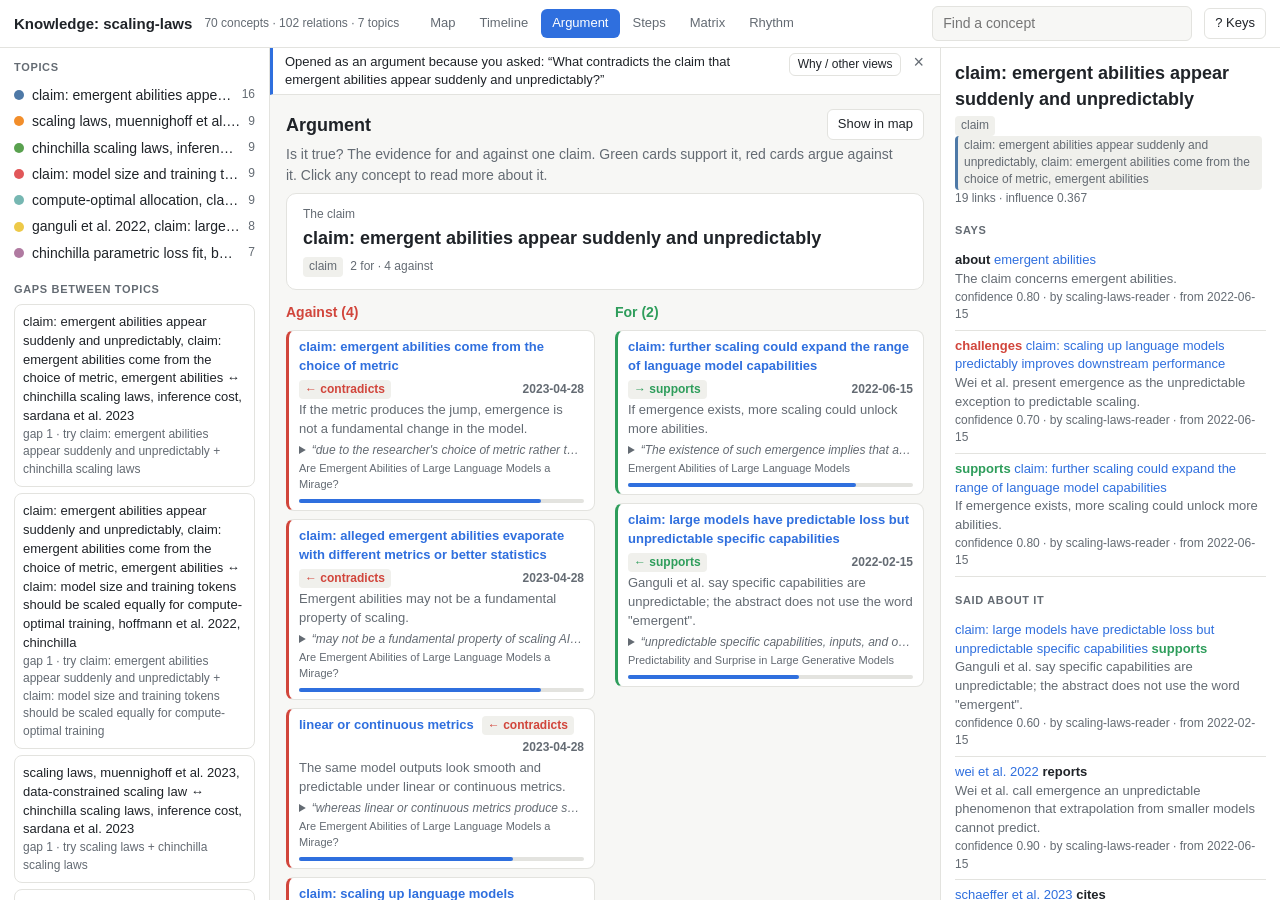
<file: assets/scaling-laws.html>
<!doctype html>
<html lang="en">
<head>
<meta charset="utf-8">
<meta name="viewport" content="width=device-width, initial-scale=1">
<meta http-equiv="Content-Security-Policy" content="default-src 'none'; style-src 'unsafe-inline'; script-src 'unsafe-inline'; img-src data:; connect-src 'none'; base-uri 'none'; form-action 'none'">
<title>Knowledge: LLM scaling laws: claims and counter-claims</title>
<style>
:root {
  --bg: #f7f7f5; --panel: #ffffff; --ink: #1f2328; --muted: #646b73; --line: #e3e3df; --accent: #2f6fde;
  --support: #2e9d5b; --contra: #d1453b; --edge: #9aa3ad; --prox: #c9ced4; --chip: #f0f0ec;
}
@media (prefers-color-scheme: dark) {
  :root { --bg: #15171a; --panel: #1d2024; --ink: #e8eaed; --muted: #9aa0a6; --line: #2c3036; --accent: #6ea0ff;
          --edge: #5f6872; --prox: #353b42; --chip: #262a2f; }
}
* { box-sizing: border-box; }
html, body { margin: 0; height: 100%; background: var(--bg); color: var(--ink);
  font: 14px/1.45 -apple-system, BlinkMacSystemFont, "Segoe UI", Roboto, Helvetica, Arial, sans-serif; }
#app { display: grid; grid-template-columns: 270px 1fr 340px; grid-template-rows: 48px 1fr; height: 100vh; }
header { grid-column: 1 / 4; display: flex; align-items: center; gap: 12px; padding: 0 14px;
  border-bottom: 1px solid var(--line); background: var(--panel); }
header h1 { font-size: 15px; margin: 0; font-weight: 600; white-space: nowrap; }
header .counts { color: var(--muted); font-size: 12px; white-space: nowrap; }
header .spacer { flex: 1; }
input[type=search] { width: 260px; padding: 6px 10px; border: 1px solid var(--line); border-radius: 6px;
  background: var(--bg); color: var(--ink); font: inherit; }
button { font: inherit; font-size: 13px; padding: 5px 10px; border: 1px solid var(--line); border-radius: 6px;
  background: var(--panel); color: var(--ink); cursor: pointer; }
button:hover { border-color: var(--accent); }
button[aria-pressed=true] { background: var(--accent); color: #fff; border-color: var(--accent); }
aside { overflow-y: auto; background: var(--panel); padding: 12px 14px; }
#left { border-right: 1px solid var(--line); }
#right { border-left: 1px solid var(--line); }
h2 { font-size: 11px; text-transform: uppercase; letter-spacing: .06em; color: var(--muted); margin: 16px 0 6px; }
h2:first-child { margin-top: 0; }
.row { display: flex; align-items: center; gap: 8px; padding: 3px 0; cursor: pointer; }
.row:hover .name { color: var(--accent); }
.dot { width: 10px; height: 10px; border-radius: 50%; flex: none; }
.name { flex: 1; overflow: hidden; text-overflow: ellipsis; white-space: nowrap; }
.num { color: var(--muted); font-size: 12px; }
.off { opacity: .35; }
label.check { display: flex; gap: 8px; align-items: center; padding: 2px 0; cursor: pointer; }
.gap { border: 1px solid var(--line); border-radius: 8px; padding: 8px; margin: 6px 0; cursor: pointer; font-size: 13px; }
.gap:hover, .gap.on { border-color: var(--accent); }
.gap .score { color: var(--muted); font-size: 12px; }
main { display: flex; flex-direction: column; min-width: 0; overflow: hidden; }
canvas { display: block; position: absolute; inset: 0; width: 100%; height: 100%; cursor: grab; }
canvas.dragging { cursor: grabbing; }
#time { position: absolute; left: 16px; right: 16px; bottom: 12px; display: flex; gap: 10px; align-items: center;
  background: var(--panel); border: 1px solid var(--line); border-radius: 8px; padding: 6px 10px; font-size: 12px; }
#time input { flex: 1; }
#time .when { min-width: 150px; text-align: right; color: var(--muted); font-variant-numeric: tabular-nums; }
#ticker { position: absolute; left: 16px; top: 12px; max-width: 46%; font-size: 12px; pointer-events: none; }
#ticker div { background: var(--panel); border: 1px solid var(--line); border-left: 3px solid var(--accent);
  border-radius: 6px; padding: 4px 8px; margin-bottom: 4px; opacity: .95; }
#why { display: none; flex: none; flex-wrap: wrap; align-items: flex-start; gap: 4px 8px; padding: 5px 12px; background: var(--panel);
  border-bottom: 1px solid var(--line); border-left: 3px solid var(--accent); font-size: 13px; line-height: 1.4; }
#why .wl { flex: 1; min-width: 0; }
#why button { font-size: 12px; padding: 2px 8px; } #why #whyClose { border: 0; background: none; color: var(--muted); font-size: 18px; line-height: 1; padding: 0 4px; }
#whyBody { flex-basis: 100%; padding: 4px 0 6px; }
#why .q { color: var(--muted); margin-bottom: 4px; }
#why .alt { color: var(--muted); margin-top: 8px; font-size: 12px; }
#why ul { margin: 4px 0 0; padding-left: 16px; }
#why code { font-size: 11px; word-break: break-word; }
#stage { position: relative; flex: 1; min-height: 0; overflow: hidden; }
#hint { position: absolute; right: 16px; top: 12px; color: var(--muted); font-size: 12px; background: var(--panel);
  border: 1px solid var(--line); border-radius: 6px; padding: 4px 8px; }
.chip { display: inline-block; background: var(--chip); border-radius: 4px; padding: 1px 6px; font-size: 12px; margin-right: 4px; }
.detail h3 { margin: 0 0 4px; font-size: 18px; }
.detail .meta { color: var(--muted); font-size: 12px; margin-bottom: 10px; }
.rel { padding: 6px 0; border-bottom: 1px solid var(--line); font-size: 13px; }
.rel .r { font-weight: 600; }
.rel .r.support { color: var(--support); } .rel .r.contra { color: var(--contra); }
.rel .d { color: var(--muted); }
.rel.closed { opacity: .55; } .rel.closed .r { text-decoration: line-through; }
.link { color: var(--accent); cursor: pointer; }
blockquote { margin: 6px 0; padding: 4px 10px; border-left: 3px solid var(--line); color: var(--muted); font-size: 13px; }
.empty { color: var(--muted); }
#keys { display: none; position: absolute; right: 16px; top: 44px; background: var(--panel); border: 1px solid var(--line);
  border-radius: 8px; padding: 10px 14px; font-size: 12px; line-height: 1.8; }
@media (max-width: 900px) { #app { grid-template-columns: 1fr; grid-template-rows: 48px 50vh auto auto; }
  #left, #right { border: 0; border-top: 1px solid var(--line); } header { grid-column: 1; } }

/* ---- views ---- */
#tabs { display: flex; gap: 2px; margin-left: 8px; }
#tabs button { border: 0; background: none; color: var(--muted); padding: 5px 11px; border-radius: 6px; }
#tabs button:hover { color: var(--ink); background: var(--chip); }
#tabs button[aria-selected=true] { background: var(--accent); color: #fff; }
main.vmode #hint, main.vmode #ticker { display: none; }
#vpanel { position: absolute; inset: 0; overflow: auto; padding: 14px 16px 72px; background: var(--bg); }
#vpanel[hidden] { display: none; }
.vhead { display: flex; align-items: center; gap: 12px; }
.vt { font-size: 18px; text-transform: none; letter-spacing: 0; color: var(--ink); margin: 0; }
.vmap { margin-left: auto; }
.vcap { color: var(--muted); margin: 4px 0 8px; max-width: 78ch; }
.vsum, .vsub { margin: 4px 0 10px; }
.vsvg { display: block; max-width: none; font: 12px -apple-system, BlinkMacSystemFont, "Segoe UI", sans-serif; }
.vlab, .vtiny { fill: var(--ink); } .vtiny { font-size: 11px; fill: var(--muted); } .vtiny.on { fill: #fff; }
.vlink { cursor: pointer; } .vlink:hover { fill: var(--accent); }
.vtick, .vtot { fill: var(--muted); font-size: 12px; } .vmark { fill: var(--muted); font-size: 11px; } .vmark.acc { fill: var(--accent); }
.vgrid, .vsep { stroke: var(--line); stroke-width: 1; } .vnow { stroke: var(--muted); stroke-dasharray: 2 3; }
.vasof { stroke: var(--accent); stroke-width: 1.5; stroke-dasharray: 5 3; }
.bar { cursor: pointer; fill: var(--accent); } .bar.support { fill: var(--support); } .bar.contra { fill: var(--contra); }
.bar:hover, .bar:focus { stroke: var(--ink); stroke-width: 2; stroke-opacity: 1; outline: none; }
.varrow { fill: none; stroke: var(--muted); stroke-width: 1.3; } .ahead { fill: var(--muted); }
.re { fill: var(--chip); opacity: .6; } .rc { fill: var(--accent); cursor: pointer; } .rc:hover { stroke: var(--ink); stroke-width: 2; }
.rcn { fill: var(--ink); font-size: 11px; pointer-events: none; } .rcn.hi { fill: var(--bg); }
.rasof { fill: none; stroke: var(--accent); stroke-width: 2; pointer-events: none; }
.arg { display: grid; grid-template-columns: repeat(2, minmax(0, 1fr)); gap: 20px; align-items: start; margin-top: 12px; } .arg.one { grid-template-columns: 1fr; }
.acards { display: grid; grid-template-columns: 1fr; gap: 0 10px; } .arg.one .acards { grid-template-columns: repeat(auto-fill, minmax(280px, 1fr)); }
.acol h3 { margin: 0 0 8px; font-size: 14px; } h3.for { color: var(--support); } h3.against { color: var(--contra); }
.claim { background: var(--panel); border: 1px solid var(--line); border-radius: 10px; padding: 12px 16px; }
.claim h3 { font-size: 18px; margin: 2px 0 6px; }
.acard { background: var(--panel); border: 1px solid var(--line); border-left: 3px solid var(--edge); border-radius: 8px; padding: 8px 10px; margin-bottom: 8px; font-size: 13px; }
.acard.support { border-left-color: var(--support); } .acard.contra { border-left-color: var(--contra); }
.acard.closed { opacity: .55; } .acard .ah { font-weight: 600; } .acard .d { color: var(--muted); }
blockquote.qt { font-style: italic; margin: 4px 0; }
.conf { height: 4px; background: var(--line); border-radius: 2px; margin-top: 6px; } .conf i { display: block; height: 100%; background: var(--accent); border-radius: 2px; }
.also { margin-top: 16px; } .also summary { cursor: pointer; color: var(--muted); }
.alsogrid { display: grid; grid-template-columns: repeat(auto-fill, minmax(260px, 1fr)); gap: 0 10px; margin-top: 8px; }
.contested { max-width: 900px; } .chd, .crow { display: grid; grid-template-columns: minmax(220px, 1.1fr) 1.4fr; gap: 12px; align-items: center; }
.axl { display: flex; justify-content: space-between; color: var(--muted); font-size: 11px; }
.crow { padding: 3px 4px; border-radius: 6px; cursor: pointer; } .crow:hover, .crow:focus { background: var(--chip); outline: none; }
.cname { line-height: 1.3; overflow-wrap: anywhere; }
.cbar { display: flex; height: 18px; } .half { flex: 1; display: flex; } .half.l { justify-content: flex-end; border-right: 1px solid var(--muted); }
.bi { display: flex; align-items: center; min-width: 20px; padding: 0 5px; color: #fff; font-size: 11px; height: 18px; } .bi.against { background: var(--contra); justify-content: flex-start; border-radius: 3px 0 0 3px; } .bi.for { background: var(--support); border-radius: 0 3px 3px 0; }
.sform { display: flex; flex-wrap: wrap; gap: 8px; align-items: center; margin: 6px 0 14px; }
.sform input { padding: 5px 8px; border: 1px solid var(--line); border-radius: 6px; background: var(--bg); color: var(--ink); font: inherit; width: 220px; }
.pcols { display: grid; grid-template-columns: repeat(auto-fit, minmax(250px, 1fr)); gap: 18px; align-items: start; }
.pcol h3 { font-size: 14px; margin: 0 0 8px; }
.pill { background: var(--panel); border: 1px solid var(--line); border-radius: 16px; padding: 4px 12px; font-weight: 600; cursor: pointer; text-align: center; }
.pill:hover, .pill:focus { border-color: var(--accent); outline: none; }
.conn { border-left: 2px solid var(--line); margin: 0 0 0 24px; padding: 4px 0 6px 12px; font-size: 13px; }
.conn .d { color: var(--muted); } .nopath { max-width: 560px; }
.mwrap { overflow: auto; } table.matrix { border-collapse: separate; border-spacing: 3px; table-layout: fixed; width: 100%; max-width: 1100px; }
.matrix th { font-weight: 500; font-size: 12px; color: var(--ink); } .matrix th.corner { width: 250px; }
.matrix th.vcol { height: 270px; vertical-align: bottom; padding: 0; }
.matrix th.vcol span { display: inline-block; max-height: 260px; white-space: nowrap; writing-mode: vertical-rl; transform: rotate(180deg); line-height: 1.25; text-align: left; margin-bottom: 4px; }
.matrix th.rowh { text-align: right; padding-right: 8px; line-height: 1.25; } .matrix .dot { display: inline-block; margin-right: 6px; }
td.mc { position: relative; height: 48px; text-align: center; font-variant-numeric: tabular-nums; border-radius: 4px; background: var(--chip); cursor: pointer; }
td.mc .mn { font-size: 11px; opacity: .78; }
td.mc:hover, td.mc:focus { outline: none; box-shadow: inset 0 0 0 2px var(--accent); } td.mc.diag { color: var(--muted); cursor: default; }
td.mc.gap { outline: 3px solid var(--ink); outline-offset: -3px; padding-top: 14px; }
.gm { position: absolute; top: 4px; left: 5px; font-size: 10px; font-weight: 700; line-height: 14px; padding: 0 5px; border-radius: 3px; background: var(--ink); color: var(--bg); }
.key { display: inline-block; width: 12px; height: 12px; vertical-align: -2px; border-radius: 3px; margin-left: 8px; }
.warmk { background: rgb(194, 65, 12); } .acck { background: var(--accent); } .gapk { border: 3px solid var(--ink); }
.detail button { margin-top: 4px; }

/* ---- second pass ---- */
.acol, .acard, .pcol, .conn, .alsogrid > * { min-width: 0; } .acards { grid-template-columns: minmax(0, 1fr); } .arg.one .acards { grid-template-columns: repeat(auto-fill, minmax(min(280px, 100%), 1fr)); }
.vsum.legend { color: var(--muted); font-size: 12px; margin: 2px 0 6px; }
.lg { display: inline-block; width: 22px; height: 10px; vertical-align: -1px; border-radius: 2px; } .lg.solid { background: var(--accent); }
.lg.dashed { border: 1px dashed var(--ink); background: transparent; } .lg.arr { width: auto; color: var(--ink); }
.vgroup { fill: var(--muted); font-size: 11px; font-weight: 600; text-transform: uppercase; letter-spacing: .05em; }
.vcap { stroke: var(--ink); stroke-width: 2; } .vbt { fill: var(--ink); font-size: 11px; pointer-events: none; } .vbt.on { fill: var(--bg); }
.varrow { fill: none; stroke: var(--ink); stroke-opacity: .7; stroke-width: 1.5; } .ahead { fill: var(--ink); fill-opacity: .7; }
.vlab.c, .vtot, .rcn { dominant-baseline: central; }
.vbrk { stroke: var(--muted); stroke-dasharray: 2 3; } .vbrkt { fill: var(--muted); font-size: 14px; dominant-baseline: central; }
.sw { display: inline-block; width: 18px; height: 12px; background: var(--accent); vertical-align: -2px; border-radius: 2px; } .sw.empty { background: var(--chip); opacity: .6; }
.acard { padding: 7px 10px; } .ah { display: flex; align-items: baseline; flex-wrap: wrap; gap: 4px 8px; } .ah .link { font-weight: 600; }
.rch { margin: 0; color: var(--muted); } .rch.support { color: var(--support); } .rch.contra { color: var(--contra); }
.adate { margin-left: auto; color: var(--muted); font-size: 12px; white-space: nowrap; }
.acard .d { margin-top: 2px; }
details.qd summary { cursor: pointer; font-style: italic; color: var(--muted); font-size: 12px; white-space: nowrap; overflow: hidden; text-overflow: ellipsis; margin-top: 3px; }
details.qd[open] summary { white-space: normal; overflow: visible; }
.src { color: var(--muted); font-size: 11px; margin-top: 2px; }
.cname { font-size: 13px; }
.conn { margin: 0 0 0 20px; padding: 2px 0 4px 10px; } .pill { padding: 3px 10px; } .pcols { gap: 14px; }
.mleg { display: flex; flex-wrap: wrap; gap: 4px 18px; align-items: center; color: var(--muted); font-size: 12px; }
.midk { background: var(--chip); border: 1px solid var(--line); }
table.matrix { table-layout: auto; max-width: 1200px; } .matrix th.corner { width: 220px; } .matrix th.rowh { max-width: 240px; }
td.mc { min-width: 56px; height: 64px; }
td.mc .gm { position: static; display: inline-block; max-width: 100%; font-size: 11px; line-height: 14px; font-weight: 700; padding: 2px 4px;
  background: var(--panel); color: var(--ink); border: 1px solid var(--ink); border-radius: 4px; white-space: normal; }
td.mc.gap { padding-top: 0; }

/* ---- third pass ---- */
.bar.closed { fill: url(#hatch); color: var(--muted); stroke: var(--muted); stroke-opacity: 1; stroke-width: 1.5; stroke-dasharray: 4 3; pointer-events: all; }
.bar.closed:hover, .bar.closed:focus { stroke: var(--ink); }
.vcap { stroke: var(--muted); } .vbt { fill: var(--muted); } .vbt.on { fill: var(--bg); }
.lg.dashed { border-color: var(--muted); background: repeating-linear-gradient(45deg, transparent 0 3px, var(--muted) 3px 4px); }
.vbrks { fill: var(--muted); font-size: 10px; }
.tbars { max-width: 760px; } .trow { display: grid; grid-template-columns: minmax(220px, 1.2fr) 1.5fr 40px; gap: 12px; align-items: center; padding: 3px 0; }
.tbar { height: 14px; background: var(--chip); border-radius: 3px; } .tb { display: block; height: 100%; background: var(--accent); border-radius: 3px; }
.axl { font-size: 12px; font-weight: 600; color: var(--ink); }
.half { align-items: center; gap: 6px; } .half.l { justify-content: flex-end; } .half.r { justify-content: flex-start; }
.bi { padding: 0; min-width: 4px; } .bn { font-size: 12px; font-weight: 600; font-variant-numeric: tabular-nums; } .bn.against { color: var(--contra); } .bn.for { color: var(--support); }
.mwrap .mleg { margin: 10px 0 0; justify-content: flex-start; }
td.mc .gm { border: 1px solid var(--ink); }
</style>
</head>
<body>
<div id="app">
  <header>
    <h1 id="title"></h1>
    <span class="counts" id="counts"></span>
    <div id="tabs" role="tablist" aria-label="Views">
      <button type="button" role="tab" id="tab-map" data-view="map" aria-selected="true" aria-controls="vpanel">Map</button>
      <button type="button" role="tab" id="tab-timeline" data-view="timeline" aria-selected="false" tabindex="-1" aria-controls="vpanel">Timeline</button>
      <button type="button" role="tab" id="tab-argument" data-view="argument" aria-selected="false" tabindex="-1" aria-controls="vpanel">Argument</button>
      <button type="button" role="tab" id="tab-steps" data-view="steps" aria-selected="false" tabindex="-1" aria-controls="vpanel">Steps</button>
      <button type="button" role="tab" id="tab-matrix" data-view="matrix" aria-selected="false" tabindex="-1" aria-controls="vpanel">Matrix</button>
      <button type="button" role="tab" id="tab-rhythm" data-view="rhythm" aria-selected="false" tabindex="-1" aria-controls="vpanel">Rhythm</button>
    </div>
    <span class="spacer"></span>
    <input type="search" id="search" placeholder="Find a concept" aria-label="Find a concept">
    <button id="fit" title="Show the whole graph">Fit</button>
    <button id="labels" aria-pressed="false" title="Show every label">All labels</button>
    <button id="keysBtn" title="Keyboard shortcuts">? Keys</button>
  </header>
  <aside id="left">
    <h2>Topics</h2>
    <div id="topics"></div>
    <h2>Gaps between topics</h2>
    <div id="gaps"></div>
    <h2>Show</h2>
    <label class="check"><input type="checkbox" id="showProx" checked> Shared-passage links</label>
    <label class="check"><input type="checkbox" id="showClosed"> Closed relations (history)</label>
    <label class="check"><input type="checkbox" id="showIsolated" checked> Unlinked concepts</label>
    <h2>Relations</h2>
    <div id="relations"></div>
    <h2>Shape</h2>
    <div id="diversity" class="num"></div>
  </aside>
  <main>
    <div id="why" role="status" aria-live="polite"></div>
    <div id="stage">
    <canvas id="c" aria-label="Knowledge graph"></canvas>
    <div id="ticker"></div>
    <div id="hint">Click a concept · drag to move · scroll to zoom</div>
    <div id="keys">/ find · F fit · L labels · Esc clear<br>← → step through time · H history</div>
    <div id="time">
      <button id="play" title="Replay the graph through time">Play</button>
      <span>As of</span>
      <input type="range" id="slider" min="0" max="0" value="0" aria-label="As of">
      <span class="when" id="when">now</span>
    </div>
    <div id="vpanel" role="tabpanel" aria-labelledby="tab-map" tabindex="-1" hidden></div>
    </div>
  </main>
  <aside id="right"><div id="detail" class="detail"><p class="empty">Click a concept to see its relations, where it comes from, and its history.</p></div></aside>
</div>
<script type="application/json" id="data">{"format":"knowledge-graph/1","graph":"scaling-laws","generated_at":"2026-10-09T01:30:11Z","as_of":null,"focus":null,"truncated":false,"last_event":186,"counts":{"nodes":70,"edges":105,"proximity":309,"topics":7},"nodes":[{"id":"400 data-constrained training runs (up to 900b tokens, 9b parameters","label":"400 data-constrained training runs (up to 900b tokens, 9b parameters)","type":"evidence","summary":"","community":1,"color":"#f28e2b","degree":10,"strength":19.6,"degree_norm":0.2857,"betweenness":0.0,"created_at":"2023-05-25T00:00:00Z","passages":[{"source":"Scaling Data-Constrained Language Models","uri":"https://arxiv.org/abs/2305.16264v5","chunk":"s-8ce314f2ebbf#0","excerpt":"# Scaling Data-Constrained Language Models Niklas Muennighoff, Alexander M. Rush, Boaz Barak, Teven Le Scao, Aleksandra Piktus, Nouamane Tazi, Sampo Pyysalo, Thomas Wolf, Colin Raffel. arXiv:2305.16264v5. First version submitted 2023-05-25. https://arxiv.org/abs/2305.16264v5 ## A..."}]},{"id":"47 models trained at extreme tokens per parameter","label":"47 models trained at extreme tokens per parameter","type":"evidence","summary":"","community":2,"color":"#59a14f","degree":10,"strength":16.6,"degree_norm":0.2857,"betweenness":0.0,"created_at":"2023-12-31T00:00:00Z","passages":[{"source":"Beyond Chinchilla-Optimal: Accounting for Inference in Language Model Scaling Laws","uri":"https://arxiv.org/abs/2401.00448v3","chunk":"s-28152cbd2a98#0","excerpt":"# Beyond Chinchilla-Optimal: Accounting for Inference in Language Model Scaling Laws Nikhil Sardana, Jacob Portes, Sasha Doubov, Jonathan Frankle. arXiv:2401.00448v3. First version submitted 2023-12-31. https://arxiv.org/abs/2401.00448v3 ## Abstract Large language model (LLM) sca..."}]},{"id":"abilities present only in larger models that extrapolation cannot predict","label":"abilities present only in larger models that extrapolation cannot predict","type":"claim","summary":"","community":0,"color":"#4e79a7","degree":1,"strength":4.0,"degree_norm":0.0286,"betweenness":0.0,"created_at":"2022-06-15T00:00:00Z","passages":[]},{"id":"artifact of the researcher's choice of metric","label":"artifact of the researcher's choice of metric","type":"claim","summary":"","community":0,"color":"#4e79a7","degree":1,"strength":4.0,"degree_norm":0.0286,"betweenness":0.0,"created_at":"2023-04-28T00:00:00Z","passages":[]},{"id":"besiroglu et al. 2024","label":"besiroglu et al. 2024","type":"artifact","summary":"","community":6,"color":"#b07aa1","degree":7,"strength":21.0,"degree_norm":0.2,"betweenness":0.0,"created_at":"2024-04-15T00:00:00Z","passages":[{"source":"Chinchilla Scaling: A replication attempt","uri":"https://arxiv.org/abs/2404.10102v2","chunk":"s-6a18bd668902#0","excerpt":"# Chinchilla Scaling: A replication attempt Tamay Besiroglu, Ege Erdil, Matthew Barnett, Josh You. arXiv:2404.10102v2. First version submitted 2024-04-15. https://arxiv.org/abs/2404.10102v2 ## Abstract Hoffmann et al. (2022) propose three methods for estimating a compute-optimal ..."}]},{"id":"big-bench meta-analysis of emergent abilities","label":"big-bench meta-analysis of emergent abilities","type":"evidence","summary":"","community":0,"color":"#4e79a7","degree":7,"strength":13.0,"degree_norm":0.2,"betweenness":0.0,"created_at":"2023-04-28T00:00:00Z","passages":[{"source":"Are Emergent Abilities of Large Language Models a Mirage?","uri":"https://arxiv.org/abs/2304.15004v2","chunk":"s-7f399f940733#1","excerpt":"produce apparent emergent abilities, whereas linear or continuous metrics produce smooth, continuous predictable changes in model performance. We present our alternative explanation in a simple mathematical model, then test it in three complementary ways: we (1) make, test and co..."}]},{"id":"chinchilla","label":"chinchilla","type":"artifact","summary":"","community":3,"color":"#e15759","degree":11,"strength":27.8,"degree_norm":0.3143,"betweenness":0.0,"created_at":"2022-03-29T00:00:00Z","passages":[{"source":"Training Compute-Optimal Large Language Models","uri":"https://arxiv.org/abs/2203.15556v1","chunk":"s-7be2d4843a3a#1","excerpt":"...ould also be doubled. We test this hypothesis by training a predicted compute-optimal model, Chinchilla, that uses the same compute budget as Gopher but with 70B parameters and 4$\\times$ more more data. Chinchilla uniformly and significantly outperforms Gopher (280B), GPT-3 (175B..."}]},{"id":"chinchilla approaches 1 and 2","label":"chinchilla approaches 1 and 2","type":"method","summary":"","community":6,"color":"#b07aa1","degree":7,"strength":13.6,"degree_norm":0.2,"betweenness":0.0,"created_at":"2024-04-15T00:00:00Z","passages":[{"source":"Chinchilla Scaling: A replication attempt","uri":"https://arxiv.org/abs/2404.10102v2","chunk":"s-6a18bd668902#0","excerpt":"# Chinchilla Scaling: A replication attempt Tamay Besiroglu, Ege Erdil, Matthew Barnett, Josh You. arXiv:2404.10102v2. First version submitted 2024-04-15. https://arxiv.org/abs/2404.10102v2 ## Abstract Hoffmann et al. (2022) propose three methods for estimating a compute-optimal ..."}]},{"id":"chinchilla outperforms larger models on downstream tasks","label":"chinchilla outperforms larger models on downstream tasks","type":"evidence","summary":"","community":3,"color":"#e15759","degree":11,"strength":14.2,"degree_norm":0.3143,"betweenness":0.0,"created_at":"2022-03-29T00:00:00Z","passages":[{"source":"Training Compute-Optimal Large Language Models","uri":"https://arxiv.org/abs/2203.15556v1","chunk":"s-7be2d4843a3a#1","excerpt":"Jack W. Rae, Oriol Vinyals, Laurent Sifre. arXiv:2203.15556v1. First version submitted 2022-03-29. https://arxiv.org/abs/2203.15556v1 ## Abstract We investigate the optimal model size and number of tokens for training a transformer language model under a given compute budget. We ..."}]},{"id":"chinchilla parametric loss fit","label":"chinchilla parametric loss fit","type":"method","summary":"","community":6,"color":"#b07aa1","degree":8,"strength":27.2,"degree_norm":0.2286,"betweenness":0.0303,"created_at":"2022-03-29T00:00:00Z","passages":[{"source":"Chinchilla Scaling: A replication attempt","uri":"https://arxiv.org/abs/2404.10102v2","chunk":"s-6a18bd668902#0","excerpt":"# Chinchilla Scaling: A replication attempt Tamay Besiroglu, Ege Erdil, Matthew Barnett, Josh You. arXiv:2404.10102v2. First version submitted 2024-04-15. https://arxiv.org/abs/2404.10102v2 ## Abstract Hoffmann et al. (2022) propose three methods for estimating a compute-optimal ..."}]},{"id":"chinchilla scaling laws","label":"chinchilla scaling laws","type":"concept","summary":"","community":2,"color":"#59a14f","degree":17,"strength":39.4,"degree_norm":0.4857,"betweenness":0.081,"created_at":"2023-12-31T00:00:00Z","passages":[{"source":"Chinchilla Scaling: A replication attempt","uri":"https://arxiv.org/abs/2404.10102v2","chunk":"s-6a18bd668902#0","excerpt":"# Chinchilla Scaling: A replication attempt Tamay Besiroglu, Ege Erdil, Matthew Barnett, Josh You. arXiv:2404.10102v2. First version submitted 2024-04-15. https://arxiv.org/abs/2404.10102v2 ## Abstract Hoffmann et al. (2022) propose three methods for estimating a compute-optimal ..."},{"source":"Beyond Chinchilla-Optimal: Accounting for Inference in Language Model Scaling Laws","uri":"https://arxiv.org/abs/2401.00448v3","chunk":"s-28152cbd2a98#0","excerpt":"...g parameter count and training data. However, these formulas, including the popular Deepmind Chinchilla scaling laws, neglect to include the cost of inference. We modify the Chinchilla scaling laws to calculate the optimal LLM parameter count and pre-training data size to train a..."}]},{"id":"claim: alleged emergent abilities evaporate with different metrics or better statistics","label":"claim: alleged emergent abilities evaporate with different metrics or better statistics","type":"claim","summary":"","community":0,"color":"#4e79a7","degree":7,"strength":22.4,"degree_norm":0.2,"betweenness":0.0,"created_at":"2023-04-28T00:00:00Z","passages":[{"source":"Are Emergent Abilities of Large Language Models a Mirage?","uri":"https://arxiv.org/abs/2304.15004v2","chunk":"s-7f399f940733#1","excerpt":"produce apparent emergent abilities, whereas linear or continuous metrics produce smooth, continuous predictable changes in model performance. We present our alternative explanation in a simple mathematical model, then test it in three complementary ways: we (1) make, test and co..."}]},{"id":"claim: chinchilla approach 3 confidence intervals are implausibly narrow","label":"claim: chinchilla approach 3 confidence intervals are implausibly narrow","type":"claim","summary":"","community":6,"color":"#b07aa1","degree":7,"strength":13.8,"degree_norm":0.2,"betweenness":0.0,"created_at":"2024-04-15T00:00:00Z","passages":[{"source":"Chinchilla Scaling: A replication attempt","uri":"https://arxiv.org/abs/2404.10102v2","chunk":"s-6a18bd668902#0","excerpt":"# Chinchilla Scaling: A replication attempt Tamay Besiroglu, Ege Erdil, Matthew Barnett, Josh You. arXiv:2404.10102v2. First version submitted 2024-04-15. https://arxiv.org/abs/2404.10102v2 ## Abstract Hoffmann et al. (2022) propose three methods for estimating a compute-optimal ..."}]},{"id":"claim: chinchilla approach 3 estimates are inconsistent with approaches 1 and 2 and fail to fit the data","label":"claim: chinchilla approach 3 estimates are inconsistent with approaches 1 and 2 and fail to fit the data","type":"claim","summary":"","community":6,"color":"#b07aa1","degree":7,"strength":16.8,"degree_norm":0.2,"betweenness":0.0,"created_at":"2024-04-15T00:00:00Z","passages":[{"source":"Chinchilla Scaling: A replication attempt","uri":"https://arxiv.org/abs/2404.10102v2","chunk":"s-6a18bd668902#0","excerpt":"# Chinchilla Scaling: A replication attempt Tamay Besiroglu, Ege Erdil, Matthew Barnett, Josh You. arXiv:2404.10102v2. First version submitted 2024-04-15. https://arxiv.org/abs/2404.10102v2 ## Abstract Hoffmann et al. (2022) propose three methods for estimating a compute-optimal ..."}]},{"id":"claim: chinchilla scaling laws neglect the cost of inference","label":"claim: chinchilla scaling laws neglect the cost of inference","type":"claim","summary":"","community":2,"color":"#59a14f","degree":10,"strength":20.0,"degree_norm":0.2857,"betweenness":0.0,"created_at":"2023-12-31T00:00:00Z","passages":[{"source":"Beyond Chinchilla-Optimal: Accounting for Inference in Language Model Scaling Laws","uri":"https://arxiv.org/abs/2401.00448v3","chunk":"s-28152cbd2a98#0","excerpt":"# Beyond Chinchilla-Optimal: Accounting for Inference in Language Model Scaling Laws Nikhil Sardana, Jacob Portes, Sasha Doubov, Jonathan Frankle. arXiv:2401.00448v3. First version submitted 2023-12-31. https://arxiv.org/abs/2401.00448v3 ## Abstract Large language model (LLM) sca..."}]},{"id":"claim: compute-optimal training uses very large models on modest data and stops before convergence","label":"claim: compute-optimal training uses very large models on modest data and stops before convergence","type":"claim","summary":"","community":4,"color":"#76b7b2","degree":17,"strength":32.6,"degree_norm":0.4857,"betweenness":0.0786,"created_at":"2020-01-23T00:00:00Z","passages":[{"source":"Scaling Laws for Neural Language Models","uri":"https://arxiv.org/abs/2001.08361v1","chunk":"s-a8b119a646ad#0","excerpt":"# Scaling Laws for Neural Language Models Jared Kaplan, Sam McCandlish, Tom Henighan, Tom B. Brown, Benjamin Chess, Rewon Child, Scott Gray, Alec Radford, Jeffrey Wu, Dario Amodei. arXiv:2001.08361v1. First version submitted 2020-01-23. https://arxiv.org/abs/2001.08361v1 ## Abstr..."},{"source":"Training Compute-Optimal Large Language Models","uri":"https://arxiv.org/abs/2203.15556v1","chunk":"s-7be2d4843a3a#1","excerpt":"Jack W. Rae, Oriol Vinyals, Laurent Sifre. arXiv:2203.15556v1. First version submitted 2022-03-29. https://arxiv.org/abs/2203.15556v1 ## Abstract We investigate the optimal model size and number of tokens for training a transformer language model under a given compute budget. We ..."}]},{"id":"claim: current large language models are significantly undertrained","label":"claim: current large language models are significantly undertrained","type":"claim","summary":"","community":3,"color":"#e15759","degree":11,"strength":20.0,"degree_norm":0.3143,"betweenness":0.0,"created_at":"2022-03-29T00:00:00Z","passages":[{"source":"Training Compute-Optimal Large Language Models","uri":"https://arxiv.org/abs/2203.15556v1","chunk":"s-7be2d4843a3a#1","excerpt":"Jack W. Rae, Oriol Vinyals, Laurent Sifre. arXiv:2203.15556v1. First version submitted 2022-03-29. https://arxiv.org/abs/2203.15556v1 ## Abstract We investigate the optimal model size and number of tokens for training a transformer language model under a given compute budget. We ..."}]},{"id":"claim: emergent abilities appear suddenly and unpredictably","label":"claim: emergent abilities appear suddenly and unpredictably","type":"claim","summary":"","community":0,"color":"#4e79a7","degree":19,"strength":51.6,"degree_norm":0.5429,"betweenness":0.3672,"created_at":"2022-02-15T00:00:00Z","passages":[{"source":"Emergent Abilities of Large Language Models","uri":"https://arxiv.org/abs/2206.07682v2","chunk":"s-94ea53420992#0","excerpt":"# Emergent Abilities of Large Language Models Jason Wei, Yi Tay, Rishi Bommasani, Colin Raffel, Barret Zoph, Sebastian Borgeaud, Dani Yogatama, Maarten Bosma, Denny Zhou, Donald Metzler, Ed H. Chi, Tatsunori Hashimoto, Oriol Vinyals, Percy Liang, Jeff Dean, William Fedus. arXiv:2..."},{"source":"Are Emergent Abilities of Large Language Models a Mirage?","uri":"https://arxiv.org/abs/2304.15004v2","chunk":"s-7f399f940733#0","excerpt":"# Are Emergent Abilities of Large Language Models a Mirage? Rylan Schaeffer, Brando Miranda, Sanmi Koyejo. arXiv:2304.15004v2. First version submitted 2023-04-28. https://arxiv.org/abs/2304.15004v2 ## Abstract Recent work claims that large language models display emergent abiliti..."},{"source":"Predictability and Surprise in Large Generative Models","uri":"https://arxiv.org/abs/2202.07785v2","chunk":"s-7e7da37b0771#0","excerpt":"# Predictability and Surprise in Large Generative Models Deep Ganguli, Danny Hernandez, Liane Lovitt, Nova DasSarma, Tom Henighan, Andy Jones, Nicholas Joseph, Jackson Kernion, Ben Mann, Amanda Askell, Yuntao Bai, Anna Chen, Tom Conerly, Dawn Drain, Nelson Elhage, Sheer El Showk,..."}]},{"id":"claim: emergent abilities come from the choice of metric","label":"claim: emergent abilities come from the choice of metric","type":"claim","summary":"","community":0,"color":"#4e79a7","degree":11,"strength":36.0,"degree_norm":0.3143,"betweenness":0.0047,"created_at":"2023-04-28T00:00:00Z","passages":[{"source":"Are Emergent Abilities of Large Language Models a Mirage?","uri":"https://arxiv.org/abs/2304.15004v2","chunk":"s-7f399f940733#0","excerpt":"# Are Emergent Abilities of Large Language Models a Mirage? Rylan Schaeffer, Brando Miranda, Sanmi Koyejo. arXiv:2304.15004v2. First version submitted 2023-04-28. https://arxiv.org/abs/2304.15004v2 ## Abstract Recent work claims that large language models display emergent abiliti..."},{"source":"Are Emergent Abilities of Large Language Models a Mirage?","uri":"https://arxiv.org/abs/2304.15004v2","chunk":"s-7f399f940733#1","excerpt":"produce apparent emergent abilities, whereas linear or continuous metrics produce smooth, continuous predictable changes in model performance. We present our alternative explanation in a simple mathematical model, then test it in three complementary ways: we (1) make, test and co..."}]},{"id":"claim: fitting only at typical token/parameter ratios overestimates the value of extra tokens at extreme ratios","label":"claim: fitting only at typical token/parameter ratios overestimates the value of extra tokens at extreme ratios","type":"claim","summary":"","community":2,"color":"#59a14f","degree":10,"strength":16.4,"degree_norm":0.2857,"betweenness":0.0,"created_at":"2023-12-31T00:00:00Z","passages":[{"source":"Beyond Chinchilla-Optimal: Accounting for Inference in Language Model Scaling Laws","uri":"https://arxiv.org/abs/2401.00448v3","chunk":"s-28152cbd2a98#0","excerpt":"# Beyond Chinchilla-Optimal: Accounting for Inference in Language Model Scaling Laws Nikhil Sardana, Jacob Portes, Sasha Doubov, Jonathan Frankle. arXiv:2401.00448v3. First version submitted 2023-12-31. https://arxiv.org/abs/2401.00448v3 ## Abstract Large language model (LLM) sca..."}]},{"id":"claim: further scaling could expand the range of language model capabilities","label":"claim: further scaling could expand the range of language model capabilities","type":"claim","summary":"","community":0,"color":"#4e79a7","degree":4,"strength":10.4,"degree_norm":0.1143,"betweenness":0.0,"created_at":"2022-06-15T00:00:00Z","passages":[{"source":"Emergent Abilities of Large Language Models","uri":"https://arxiv.org/abs/2206.07682v2","chunk":"s-94ea53420992#0","excerpt":"# Emergent Abilities of Large Language Models Jason Wei, Yi Tay, Rishi Bommasani, Colin Raffel, Barret Zoph, Sebastian Borgeaud, Dani Yogatama, Maarten Bosma, Denny Zhou, Donald Metzler, Ed H. Chi, Tatsunori Hashimoto, Oriol Vinyals, Percy Liang, Jeff Dean, William Fedus. arXiv:2..."}]},{"id":"claim: large models have predictable loss but unpredictable specific capabilities","label":"claim: large models have predictable loss but unpredictable specific capabilities","type":"claim","summary":"","community":5,"color":"#edc948","degree":6,"strength":20.4,"degree_norm":0.1714,"betweenness":0.0,"created_at":"2022-02-15T00:00:00Z","passages":[{"source":"Predictability and Surprise in Large Generative Models","uri":"https://arxiv.org/abs/2202.07785v2","chunk":"s-7e7da37b0771#0","excerpt":"# Predictability and Surprise in Large Generative Models Deep Ganguli, Danny Hernandez, Liane Lovitt, Nova DasSarma, Tom Henighan, Andy Jones, Nicholas Joseph, Jackson Kernion, Ben Mann, Amanda Askell, Yuntao Bai, Anna Chen, Tom Conerly, Dawn Drain, Nelson Elhage, Sheer El Showk,..."}]},{"id":"claim: larger models are more sample-efficient","label":"claim: larger models are more sample-efficient","type":"claim","summary":"","community":4,"color":"#76b7b2","degree":7,"strength":13.4,"degree_norm":0.2,"betweenness":0.0,"created_at":"2020-01-23T00:00:00Z","passages":[{"source":"Scaling Laws for Neural Language Models","uri":"https://arxiv.org/abs/2001.08361v1","chunk":"s-a8b119a646ad#0","excerpt":"# Scaling Laws for Neural Language Models Jared Kaplan, Sam McCandlish, Tom Henighan, Tom B. Brown, Benjamin Chess, Rewon Child, Scott Gray, Alec Radford, Jeffrey Wu, Dario Amodei. arXiv:2001.08361v1. First version submitted 2020-01-23. https://arxiv.org/abs/2001.08361v1 ## Abstr..."}]},{"id":"claim: loss scales as a power law with model size, dataset size and training compute","label":"claim: loss scales as a power law with model size, dataset size and training compute","type":"claim","summary":"","community":4,"color":"#76b7b2","degree":12,"strength":28.6,"degree_norm":0.3429,"betweenness":0.1442,"created_at":"2020-01-23T00:00:00Z","passages":[{"source":"Scaling Laws for Neural Language Models","uri":"https://arxiv.org/abs/2001.08361v1","chunk":"s-a8b119a646ad#0","excerpt":"# Scaling Laws for Neural Language Models Jared Kaplan, Sam McCandlish, Tom Henighan, Tom B. Brown, Benjamin Chess, Rewon Child, Scott Gray, Alec Radford, Jeffrey Wu, Dario Amodei. arXiv:2001.08361v1. First version submitted 2020-01-23. https://arxiv.org/abs/2001.08361v1 ## Abstr..."},{"source":"Predictability and Surprise in Large Generative Models","uri":"https://arxiv.org/abs/2202.07785v2","chunk":"s-7e7da37b0771#0","excerpt":"# Predictability and Surprise in Large Generative Models Deep Ganguli, Danny Hernandez, Liane Lovitt, Nova DasSarma, Tom Henighan, Andy Jones, Nicholas Joseph, Jackson Kernion, Ben Mann, Amanda Askell, Yuntao Bai, Anna Chen, Tom Conerly, Dawn Drain, Nelson Elhage, Sheer El Showk,..."}]},{"id":"claim: model quality keeps improving up to 10,000 tokens per parameter","label":"claim: model quality keeps improving up to 10,000 tokens per parameter","type":"claim","summary":"","community":2,"color":"#59a14f","degree":10,"strength":15.8,"degree_norm":0.2857,"betweenness":0.0,"created_at":"2023-12-31T00:00:00Z","passages":[{"source":"Beyond Chinchilla-Optimal: Accounting for Inference in Language Model Scaling Laws","uri":"https://arxiv.org/abs/2401.00448v3","chunk":"s-28152cbd2a98#0","excerpt":"# Beyond Chinchilla-Optimal: Accounting for Inference in Language Model Scaling Laws Nikhil Sardana, Jacob Portes, Sasha Doubov, Jonathan Frankle. arXiv:2401.00448v3. First version submitted 2023-12-31. https://arxiv.org/abs/2401.00448v3 ## Abstract Large language model (LLM) sca..."}]},{"id":"claim: model size and training tokens should be scaled equally for compute-optimal training","label":"claim: model size and training tokens should be scaled equally for compute-optimal training","type":"claim","summary":"","community":3,"color":"#e15759","degree":28,"strength":55.4,"degree_norm":0.8,"betweenness":0.1306,"created_at":"2022-03-29T00:00:00Z","passages":[{"source":"Training Compute-Optimal Large Language Models","uri":"https://arxiv.org/abs/2203.15556v1","chunk":"s-7be2d4843a3a#1","excerpt":"Jack W. Rae, Oriol Vinyals, Laurent Sifre. arXiv:2203.15556v1. First version submitted 2022-03-29. https://arxiv.org/abs/2203.15556v1 ## Abstract We investigate the optimal model size and number of tokens for training a transformer language model under a given compute budget. We ..."},{"source":"Beyond Chinchilla-Optimal: Accounting for Inference in Language Model Scaling Laws","uri":"https://arxiv.org/abs/2401.00448v3","chunk":"s-28152cbd2a98#0","excerpt":"# Beyond Chinchilla-Optimal: Accounting for Inference in Language Model Scaling Laws Nikhil Sardana, Jacob Portes, Sasha Doubov, Jonathan Frankle. arXiv:2401.00448v3. First version submitted 2023-12-31. https://arxiv.org/abs/2401.00448v3 ## Abstract Large language model (LLM) sca..."},{"source":"Scaling Data-Constrained Language Models","uri":"https://arxiv.org/abs/2305.16264v5","chunk":"s-8ce314f2ebbf#0","excerpt":"# Scaling Data-Constrained Language Models Niklas Muennighoff, Alexander M. Rush, Boaz Barak, Teven Le Scao, Aleksandra Piktus, Nouamane Tazi, Sampo Pyysalo, Thomas Wolf, Colin Raffel. arXiv:2305.16264v5. First version submitted 2023-05-25. https://arxiv.org/abs/2305.16264v5 ## A..."}]},{"id":"claim: network width and depth have minimal effect on loss within a wide range","label":"claim: network width and depth have minimal effect on loss within a wide range","type":"claim","summary":"","community":4,"color":"#76b7b2","degree":7,"strength":10.2,"degree_norm":0.2,"betweenness":0.0,"created_at":"2020-01-23T00:00:00Z","passages":[{"source":"Scaling Laws for Neural Language Models","uri":"https://arxiv.org/abs/2001.08361v1","chunk":"s-a8b119a646ad#0","excerpt":"# Scaling Laws for Neural Language Models Jared Kaplan, Sam McCandlish, Tom Henighan, Tom B. Brown, Benjamin Chess, Rewon Child, Scott Gray, Alec Radford, Jeffrey Wu, Dario Amodei. arXiv:2001.08361v1. First version submitted 2020-01-23. https://arxiv.org/abs/2001.08361v1 ## Abstr..."}]},{"id":"claim: predictability and useful capabilities drive rapid development of large models","label":"claim: predictability and useful capabilities drive rapid development of large models","type":"claim","summary":"","community":5,"color":"#edc948","degree":6,"strength":9.2,"degree_norm":0.1714,"betweenness":0.0,"created_at":"2022-02-15T00:00:00Z","passages":[{"source":"Predictability and Surprise in Large Generative Models","uri":"https://arxiv.org/abs/2202.07785v2","chunk":"s-7e7da37b0771#0","excerpt":"# Predictability and Surprise in Large Generative Models Deep Ganguli, Danny Hernandez, Liane Lovitt, Nova DasSarma, Tom Henighan, Andy Jones, Nicholas Joseph, Jackson Kernion, Ben Mann, Amanda Askell, Yuntao Bai, Anna Chen, Tom Conerly, Dawn Drain, Nelson Elhage, Sheer El Showk,..."}]},{"id":"claim: predictable loss with unpredictable capabilities can lead to socially harmful behavior","label":"claim: predictable loss with unpredictable capabilities can lead to socially harmful behavior","type":"claim","summary":"","community":5,"color":"#edc948","degree":4,"strength":10.0,"degree_norm":0.1143,"betweenness":0.0,"created_at":"2022-02-15T00:00:00Z","passages":[{"source":"Predictability and Surprise in Large Generative Models","uri":"https://arxiv.org/abs/2202.07785v2","chunk":"s-7e7da37b0771#1","excerpt":"drives rapid development of such models, while the unpredictable qualities make it difficult to anticipate the consequences of model deployment. We go through examples of how this combination can lead to socially harmful behavior with examples from the literature and real world o..."}]},{"id":"claim: scaling up language models predictably improves downstream performance","label":"claim: scaling up language models predictably improves downstream performance","type":"claim","summary":"","community":0,"color":"#4e79a7","degree":8,"strength":18.8,"degree_norm":0.2286,"betweenness":0.0012,"created_at":"2022-06-15T00:00:00Z","passages":[{"source":"Emergent Abilities of Large Language Models","uri":"https://arxiv.org/abs/2206.07682v2","chunk":"s-94ea53420992#0","excerpt":"# Emergent Abilities of Large Language Models Jason Wei, Yi Tay, Rishi Bommasani, Colin Raffel, Barret Zoph, Sebastian Borgeaud, Dani Yogatama, Maarten Bosma, Denny Zhou, Donald Metzler, Ed H. Chi, Tatsunori Hashimoto, Oriol Vinyals, Percy Liang, Jeff Dean, William Fedus. arXiv:2..."},{"source":"Are Emergent Abilities of Large Language Models a Mirage?","uri":"https://arxiv.org/abs/2304.15004v2","chunk":"s-7f399f940733#0","excerpt":"# Are Emergent Abilities of Large Language Models a Mirage? Rylan Schaeffer, Brando Miranda, Sanmi Koyejo. arXiv:2304.15004v2. First version submitted 2023-04-28. https://arxiv.org/abs/2304.15004v2 ## Abstract Recent work claims that large language models display emergent abiliti..."}]},{"id":"claim: training data may soon be limited by the text available on the internet","label":"claim: training data may soon be limited by the text available on the internet","type":"claim","summary":"","community":1,"color":"#f28e2b","degree":10,"strength":18.0,"degree_norm":0.2857,"betweenness":0.0,"created_at":"2023-05-25T00:00:00Z","passages":[{"source":"Scaling Data-Constrained Language Models","uri":"https://arxiv.org/abs/2305.16264v5","chunk":"s-8ce314f2ebbf#0","excerpt":"# Scaling Data-Constrained Language Models Niklas Muennighoff, Alexander M. Rush, Boaz Barak, Teven Le Scao, Aleksandra Piktus, Nouamane Tazi, Sampo Pyysalo, Thomas Wolf, Colin Raffel. arXiv:2305.16264v5. First version submitted 2023-05-25. https://arxiv.org/abs/2305.16264v5 ## A..."}]},{"id":"claim: unpredictable capabilities make the consequences of deployment hard to anticipate","label":"claim: unpredictable capabilities make the consequences of deployment hard to anticipate","type":"claim","summary":"","community":5,"color":"#edc948","degree":6,"strength":12.0,"degree_norm":0.1714,"betweenness":0.0,"created_at":"2022-02-15T00:00:00Z","passages":[{"source":"Predictability and Surprise in Large Generative Models","uri":"https://arxiv.org/abs/2202.07785v2","chunk":"s-7e7da37b0771#0","excerpt":"# Predictability and Surprise in Large Generative Models Deep Ganguli, Danny Hernandez, Liane Lovitt, Nova DasSarma, Tom Henighan, Andy Jones, Nicholas Joseph, Jackson Kernion, Ben Mann, Amanda Askell, Yuntao Bai, Anna Chen, Tom Conerly, Dawn Drain, Nelson Elhage, Sheer El Showk,..."}]},{"id":"claim: up to 4 epochs of repeated data changes loss negligibly compared with unique data","label":"claim: up to 4 epochs of repeated data changes loss negligibly compared with unique data","type":"claim","summary":"","community":1,"color":"#f28e2b","degree":10,"strength":16.8,"degree_norm":0.2857,"betweenness":0.0,"created_at":"2023-05-25T00:00:00Z","passages":[{"source":"Scaling Data-Constrained Language Models","uri":"https://arxiv.org/abs/2305.16264v5","chunk":"s-8ce314f2ebbf#0","excerpt":"# Scaling Data-Constrained Language Models Niklas Muennighoff, Alexander M. Rush, Boaz Barak, Teven Le Scao, Aleksandra Piktus, Nouamane Tazi, Sampo Pyysalo, Thomas Wolf, Colin Raffel. arXiv:2305.16264v5. First version submitted 2023-05-25. https://arxiv.org/abs/2305.16264v5 ## A..."}]},{"id":"claim: with large inference demand, train models smaller and longer than chinchilla-optimal","label":"claim: with large inference demand, train models smaller and longer than chinchilla-optimal","type":"claim","summary":"","community":2,"color":"#59a14f","degree":10,"strength":22.4,"degree_norm":0.2857,"betweenness":0.0,"created_at":"2023-12-31T00:00:00Z","passages":[{"source":"Beyond Chinchilla-Optimal: Accounting for Inference in Language Model Scaling Laws","uri":"https://arxiv.org/abs/2401.00448v3","chunk":"s-28152cbd2a98#0","excerpt":"# Beyond Chinchilla-Optimal: Accounting for Inference in Language Model Scaling Laws Nikhil Sardana, Jacob Portes, Sasha Doubov, Jonathan Frankle. arXiv:2401.00448v3. First version submitted 2023-12-31. https://arxiv.org/abs/2401.00448v3 ## Abstract Large language model (LLM) sca..."}]},{"id":"claim: with more repetition the value of adding compute decays to zero","label":"claim: with more repetition the value of adding compute decays to zero","type":"claim","summary":"","community":1,"color":"#f28e2b","degree":10,"strength":16.8,"degree_norm":0.2857,"betweenness":0.0,"created_at":"2023-05-25T00:00:00Z","passages":[{"source":"Scaling Data-Constrained Language Models","uri":"https://arxiv.org/abs/2305.16264v5","chunk":"s-8ce314f2ebbf#0","excerpt":"# Scaling Data-Constrained Language Models Niklas Muennighoff, Alexander M. Rush, Boaz Barak, Teven Le Scao, Aleksandra Piktus, Nouamane Tazi, Sampo Pyysalo, Thomas Wolf, Colin Raffel. arXiv:2305.16264v5. First version submitted 2023-05-25. https://arxiv.org/abs/2305.16264v5 ## A..."}]},{"id":"code data and relaxed filtering","label":"code data and relaxed filtering","type":"method","summary":"","community":1,"color":"#f28e2b","degree":10,"strength":12.8,"degree_norm":0.2857,"betweenness":0.0,"created_at":"2023-05-25T00:00:00Z","passages":[{"source":"Scaling Data-Constrained Language Models","uri":"https://arxiv.org/abs/2305.16264v5","chunk":"s-8ce314f2ebbf#0","excerpt":"# Scaling Data-Constrained Language Models Niklas Muennighoff, Alexander M. Rush, Boaz Barak, Teven Le Scao, Aleksandra Piktus, Nouamane Tazi, Sampo Pyysalo, Thomas Wolf, Colin Raffel. arXiv:2305.16264v5. First version submitted 2023-05-25. https://arxiv.org/abs/2305.16264v5 ## A..."}]},{"id":"compute-optimal allocation","label":"compute-optimal allocation","type":"concept","summary":"","community":4,"color":"#76b7b2","degree":35,"strength":62.0,"degree_norm":1.0,"betweenness":0.3104,"created_at":"2020-01-23T00:00:00Z","passages":[{"source":"Scaling Laws for Neural Language Models","uri":"https://arxiv.org/abs/2001.08361v1","chunk":"s-a8b119a646ad#0","excerpt":"# Scaling Laws for Neural Language Models Jared Kaplan, Sam McCandlish, Tom Henighan, Tom B. Brown, Benjamin Chess, Rewon Child, Scott Gray, Alec Radford, Jeffrey Wu, Dario Amodei. arXiv:2001.08361v1. First version submitted 2020-01-23. https://arxiv.org/abs/2001.08361v1 ## Abstr..."},{"source":"Beyond Chinchilla-Optimal: Accounting for Inference in Language Model Scaling Laws","uri":"https://arxiv.org/abs/2401.00448v3","chunk":"s-28152cbd2a98#0","excerpt":"# Beyond Chinchilla-Optimal: Accounting for Inference in Language Model Scaling Laws Nikhil Sardana, Jacob Portes, Sasha Doubov, Jonathan Frankle. arXiv:2401.00448v3. First version submitted 2023-12-31. https://arxiv.org/abs/2401.00448v3 ## Abstract Large language model (LLM) sca..."},{"source":"Training Compute-Optimal Large Language Models","uri":"https://arxiv.org/abs/2203.15556v1","chunk":"s-7be2d4843a3a#1","excerpt":"Jack W. Rae, Oriol Vinyals, Laurent Sifre. arXiv:2203.15556v1. First version submitted 2022-03-29. https://arxiv.org/abs/2203.15556v1 ## Abstract We investigate the optimal model size and number of tokens for training a transformer language model under a given compute budget. We ..."}]},{"id":"cross-entropy loss","label":"cross-entropy loss","type":"concept","summary":"","community":4,"color":"#76b7b2","degree":7,"strength":13.4,"degree_norm":0.2,"betweenness":0.0,"created_at":"2020-01-23T00:00:00Z","passages":[{"source":"Scaling Laws for Neural Language Models","uri":"https://arxiv.org/abs/2001.08361v1","chunk":"s-a8b119a646ad#0","excerpt":"...01.08361v1 ## Abstract We study empirical scaling laws for language model performance on the cross-entropy loss. The loss scales as a power-law with model size, dataset size, and the amount of compute used for training, with some trends spanning more than seven orders of magnitud..."}]},{"id":"data-constrained scaling law","label":"data-constrained scaling law","type":"method","summary":"","community":1,"color":"#f28e2b","degree":10,"strength":20.0,"degree_norm":0.2857,"betweenness":0.0,"created_at":"2023-05-25T00:00:00Z","passages":[{"source":"Scaling Data-Constrained Language Models","uri":"https://arxiv.org/abs/2305.16264v5","chunk":"s-8ce314f2ebbf#0","excerpt":"# Scaling Data-Constrained Language Models Niklas Muennighoff, Alexander M. Rush, Boaz Barak, Teven Le Scao, Aleksandra Piktus, Nouamane Tazi, Sampo Pyysalo, Thomas Wolf, Colin Raffel. arXiv:2305.16264v5. First version submitted 2023-05-25. https://arxiv.org/abs/2305.16264v5 ## A..."}]},{"id":"datablations models and datasets","label":"datablations models and datasets","type":"artifact","summary":"","community":1,"color":"#f28e2b","degree":10,"strength":13.2,"degree_norm":0.2857,"betweenness":0.0,"created_at":"2023-05-25T00:00:00Z","passages":[{"source":"Scaling Data-Constrained Language Models","uri":"https://arxiv.org/abs/2305.16264v5","chunk":"s-8ce314f2ebbf#0","excerpt":"# Scaling Data-Constrained Language Models Niklas Muennighoff, Alexander M. Rush, Boaz Barak, Teven Le Scao, Aleksandra Piktus, Nouamane Tazi, Sampo Pyysalo, Thomas Wolf, Colin Raffel. arXiv:2305.16264v5. First version submitted 2023-05-25. https://arxiv.org/abs/2305.16264v5 ## A..."}]},{"id":"disputed by replication; refit agrees with approaches 1 and 2","label":"disputed by replication; refit agrees with approaches 1 and 2","type":"finding","summary":"","community":6,"color":"#b07aa1","degree":1,"strength":4.0,"degree_norm":0.0286,"betweenness":0.0,"created_at":"2024-04-15T00:00:00Z","passages":[]},{"id":"emergent abilities","label":"emergent abilities","type":"concept","summary":"","community":0,"color":"#4e79a7","degree":10,"strength":28.0,"degree_norm":0.2857,"betweenness":0.0614,"created_at":"2022-06-15T00:00:00Z","passages":[{"source":"Emergent Abilities of Large Language Models","uri":"https://arxiv.org/abs/2206.07682v2","chunk":"s-94ea53420992#0","excerpt":"# Emergent Abilities of Large Language Models Jason Wei, Yi Tay, Rishi Bommasani, Colin Raffel, Barret Zoph, Sebastian Borgeaud, Dani Yogatama, Maarten Bosma, Denny Zhou, Donald Metzler, Ed H. Chi, Tatsunori Hashimoto, Oriol Vinyals, Percy Liang, Jeff Dean, William Fedus. arXiv:2..."},{"source":"Are Emergent Abilities of Large Language Models a Mirage?","uri":"https://arxiv.org/abs/2304.15004v2","chunk":"s-7f399f940733#0","excerpt":"# Are Emergent Abilities of Large Language Models a Mirage? Rylan Schaeffer, Brando Miranda, Sanmi Koyejo. arXiv:2304.15004v2. First version submitted 2023-04-28. https://arxiv.org/abs/2304.15004v2 ## Abstract Recent work claims that large language models display emergent abiliti..."}]},{"id":"ganguli et al. 2022","label":"ganguli et al. 2022","type":"artifact","summary":"","community":5,"color":"#edc948","degree":10,"strength":32.4,"degree_norm":0.2857,"betweenness":0.1156,"created_at":"2022-02-15T00:00:00Z","passages":[{"source":"Predictability and Surprise in Large Generative Models","uri":"https://arxiv.org/abs/2202.07785v2","chunk":"s-7e7da37b0771#1","excerpt":"drives rapid development of such models, while the unpredictable qualities make it difficult to anticipate the consequences of model deployment. We go through examples of how this combination can lead to socially harmful behavior with examples from the literature and real world o..."},{"source":"Predictability and Surprise in Large Generative Models","uri":"https://arxiv.org/abs/2202.07785v2","chunk":"s-7e7da37b0771#0","excerpt":"# Predictability and Surprise in Large Generative Models Deep Ganguli, Danny Hernandez, Liane Lovitt, Nova DasSarma, Tom Henighan, Andy Jones, Nicholas Joseph, Jackson Kernion, Ben Mann, Amanda Askell, Yuntao Bai, Anna Chen, Tom Conerly, Dawn Drain, Nelson Elhage, Sheer El Showk,..."}]},{"id":"gopher","label":"gopher","type":"artifact","summary":"","community":3,"color":"#e15759","degree":11,"strength":14.6,"degree_norm":0.3143,"betweenness":0.0,"created_at":"2022-03-29T00:00:00Z","passages":[{"source":"Training Compute-Optimal Large Language Models","uri":"https://arxiv.org/abs/2203.15556v1","chunk":"s-7be2d4843a3a#1","excerpt":"...training a predicted compute-optimal model, Chinchilla, that uses the same compute budget as Gopher but with 70B parameters and 4$\\times$ more more data. Chinchilla uniformly and significantly outperforms Gopher (280B), GPT-3 (175B), Jurassic-1 (178B), and Megatron-Turing NLG (53..."}]},{"id":"hoffmann et al. 2022","label":"hoffmann et al. 2022","type":"artifact","summary":"","community":3,"color":"#e15759","degree":18,"strength":35.2,"degree_norm":0.5143,"betweenness":0.11,"created_at":"2022-03-29T00:00:00Z","passages":[{"source":"Training Compute-Optimal Large Language Models","uri":"https://arxiv.org/abs/2203.15556v1","chunk":"s-7be2d4843a3a#1","excerpt":"Jack W. Rae, Oriol Vinyals, Laurent Sifre. arXiv:2203.15556v1. First version submitted 2022-03-29. https://arxiv.org/abs/2203.15556v1 ## Abstract We investigate the optimal model size and number of tokens for training a transformer language model under a given compute budget. We ..."},{"source":"Chinchilla Scaling: A replication attempt","uri":"https://arxiv.org/abs/2404.10102v2","chunk":"s-6a18bd668902#0","excerpt":"# Chinchilla Scaling: A replication attempt Tamay Besiroglu, Ege Erdil, Matthew Barnett, Josh You. arXiv:2404.10102v2. First version submitted 2024-04-15. https://arxiv.org/abs/2404.10102v2 ## Abstract Hoffmann et al. (2022) propose three methods for estimating a compute-optimal ..."}]},{"id":"inference cost","label":"inference cost","type":"concept","summary":"","community":2,"color":"#59a14f","degree":19,"strength":30.6,"degree_norm":0.5429,"betweenness":0.0105,"created_at":"2022-03-29T00:00:00Z","passages":[{"source":"Beyond Chinchilla-Optimal: Accounting for Inference in Language Model Scaling Laws","uri":"https://arxiv.org/abs/2401.00448v3","chunk":"s-28152cbd2a98#0","excerpt":"# Beyond Chinchilla-Optimal: Accounting for Inference in Language Model Scaling Laws Nikhil Sardana, Jacob Portes, Sasha Doubov, Jonathan Frankle. arXiv:2401.00448v3. First version submitted 2023-12-31. https://arxiv.org/abs/2401.00448v3 ## Abstract Large language model (LLM) sca..."},{"source":"Training Compute-Optimal Large Language Models","uri":"https://arxiv.org/abs/2203.15556v1","chunk":"s-7be2d4843a3a#1","excerpt":"Jack W. Rae, Oriol Vinyals, Laurent Sifre. arXiv:2203.15556v1. First version submitted 2022-03-29. https://arxiv.org/abs/2203.15556v1 ## Abstract We investigate the optimal model size and number of tokens for training a transformer language model under a given compute budget. We ..."}]},{"id":"inference-aware scaling law","label":"inference-aware scaling law","type":"method","summary":"","community":2,"color":"#59a14f","degree":10,"strength":20.4,"degree_norm":0.2857,"betweenness":0.0,"created_at":"2023-12-31T00:00:00Z","passages":[{"source":"Beyond Chinchilla-Optimal: Accounting for Inference in Language Model Scaling Laws","uri":"https://arxiv.org/abs/2401.00448v3","chunk":"s-28152cbd2a98#0","excerpt":"# Beyond Chinchilla-Optimal: Accounting for Inference in Language Model Scaling Laws Nikhil Sardana, Jacob Portes, Sasha Doubov, Jonathan Frankle. arXiv:2401.00448v3. First version submitted 2023-12-31. https://arxiv.org/abs/2401.00448v3 ## Abstract Large language model (LLM) sca..."}]},{"id":"instructgpt/gpt-3 metric-choice tests","label":"instructgpt/gpt-3 metric-choice tests","type":"evidence","summary":"","community":0,"color":"#4e79a7","degree":7,"strength":13.0,"degree_norm":0.2,"betweenness":0.0,"created_at":"2023-04-28T00:00:00Z","passages":[{"source":"Are Emergent Abilities of Large Language Models a Mirage?","uri":"https://arxiv.org/abs/2304.15004v2","chunk":"s-7f399f940733#1","excerpt":"produce apparent emergent abilities, whereas linear or continuous metrics produce smooth, continuous predictable changes in model performance. We present our alternative explanation in a simple mathematical model, then test it in three complementary ways: we (1) make, test and co..."}]},{"id":"interventions for beneficial impact","label":"interventions for beneficial impact","type":"method","summary":"","community":5,"color":"#edc948","degree":4,"strength":7.2,"degree_norm":0.1143,"betweenness":0.0,"created_at":"2022-02-15T00:00:00Z","passages":[{"source":"Predictability and Surprise in Large Generative Models","uri":"https://arxiv.org/abs/2202.07785v2","chunk":"s-7e7da37b0771#1","excerpt":"drives rapid development of such models, while the unpredictable qualities make it difficult to anticipate the consequences of model deployment. We go through examples of how this combination can lead to socially harmful behavior with examples from the literature and real world o..."}]},{"id":"kaplan et al. 2020","label":"kaplan et al. 2020","type":"artifact","summary":"","community":4,"color":"#76b7b2","degree":7,"strength":23.8,"degree_norm":0.2,"betweenness":0.0,"created_at":"2020-01-23T00:00:00Z","passages":[{"source":"Scaling Laws for Neural Language Models","uri":"https://arxiv.org/abs/2001.08361v1","chunk":"s-a8b119a646ad#0","excerpt":"# Scaling Laws for Neural Language Models Jared Kaplan, Sam McCandlish, Tom Henighan, Tom B. Brown, Benjamin Chess, Rewon Child, Scott Gray, Alec Radford, Jeffrey Wu, Dario Amodei. arXiv:2001.08361v1. First version submitted 2020-01-23. https://arxiv.org/abs/2001.08361v1 ## Abstr..."}]},{"id":"linear or continuous metrics","label":"linear or continuous metrics","type":"concept","summary":"","community":0,"color":"#4e79a7","degree":6,"strength":11.8,"degree_norm":0.1714,"betweenness":0.0,"created_at":"2023-04-28T00:00:00Z","passages":[{"source":"Are Emergent Abilities of Large Language Models a Mirage?","uri":"https://arxiv.org/abs/2304.15004v2","chunk":"s-7f399f940733#0","excerpt":"...pecifically, nonlinear or discontinuous metrics produce apparent emergent abilities, whereas linear or continuous metrics produce smooth, continuous predictable changes in model performance."}]},{"id":"metric-induced emergence in vision tasks","label":"metric-induced emergence in vision tasks","type":"evidence","summary":"","community":0,"color":"#4e79a7","degree":7,"strength":13.0,"degree_norm":0.2,"betweenness":0.0,"created_at":"2023-04-28T00:00:00Z","passages":[{"source":"Are Emergent Abilities of Large Language Models a Mirage?","uri":"https://arxiv.org/abs/2304.15004v2","chunk":"s-7f399f940733#1","excerpt":"produce apparent emergent abilities, whereas linear or continuous metrics produce smooth, continuous predictable changes in model performance. We present our alternative explanation in a simple mathematical model, then test it in three complementary ways: we (1) make, test and co..."}]},{"id":"mmlu","label":"mmlu","type":"artifact","summary":"","community":3,"color":"#e15759","degree":11,"strength":14.2,"degree_norm":0.3143,"betweenness":0.0,"created_at":"2022-03-29T00:00:00Z","passages":[{"source":"Training Compute-Optimal Large Language Models","uri":"https://arxiv.org/abs/2203.15556v1","chunk":"s-7be2d4843a3a#1","excerpt":"...sage. As a highlight, Chinchilla reaches a state-of-the-art average accuracy of 67.5% on the MMLU benchmark, greater than a 7% improvement over Gopher."}]},{"id":"muennighoff et al. 2023","label":"muennighoff et al. 2023","type":"artifact","summary":"","community":1,"color":"#f28e2b","degree":10,"strength":30.4,"degree_norm":0.2857,"betweenness":0.0,"created_at":"2023-05-25T00:00:00Z","passages":[{"source":"Scaling Data-Constrained Language Models","uri":"https://arxiv.org/abs/2305.16264v5","chunk":"s-8ce314f2ebbf#0","excerpt":"# Scaling Data-Constrained Language Models Niklas Muennighoff, Alexander M. Rush, Boaz Barak, Teven Le Scao, Aleksandra Piktus, Nouamane Tazi, Sampo Pyysalo, Thomas Wolf, Colin Raffel. arXiv:2305.16264v5. First version submitted 2023-05-25. https://arxiv.org/abs/2305.16264v5 ## A..."}]},{"id":"nonlinear or discontinuous metrics","label":"nonlinear or discontinuous metrics","type":"concept","summary":"","community":0,"color":"#4e79a7","degree":6,"strength":9.2,"degree_norm":0.1714,"betweenness":0.0,"created_at":"2023-04-28T00:00:00Z","passages":[{"source":"Are Emergent Abilities of Large Language Models a Mirage?","uri":"https://arxiv.org/abs/2304.15004v2","chunk":"s-7f399f940733#0","excerpt":"...of metric rather than due to fundamental changes in model behavior with scale. Specifically, nonlinear or discontinuous metrics produce apparent emergent abilities, whereas linear or continuous metrics produce smooth, continuous predictable changes in model performance."}]},{"id":"over 400 models trained (70m to 16b parameters, 5 to 500b tokens","label":"over 400 models trained (70m to 16b parameters, 5 to 500b tokens)","type":"evidence","summary":"","community":3,"color":"#e15759","degree":11,"strength":17.4,"degree_norm":0.3143,"betweenness":0.0,"created_at":"2022-03-29T00:00:00Z","passages":[{"source":"Training Compute-Optimal Large Language Models","uri":"https://arxiv.org/abs/2203.15556v1","chunk":"s-7be2d4843a3a#1","excerpt":"Jack W. Rae, Oriol Vinyals, Laurent Sifre. arXiv:2203.15556v1. First version submitted 2022-03-29. https://arxiv.org/abs/2203.15556v1 ## Abstract We investigate the optimal model size and number of tokens for training a transformer language model under a given compute budget. We ..."}]},{"id":"policymakers","label":"policymakers","type":"organization","summary":"","community":5,"color":"#edc948","degree":4,"strength":6.8,"degree_norm":0.1143,"betweenness":0.0,"created_at":"2022-02-15T00:00:00Z","passages":[{"source":"Predictability and Surprise in Large Generative Models","uri":"https://arxiv.org/abs/2202.07785v2","chunk":"s-7e7da37b0771#1","excerpt":"... the chance of these models having a beneficial impact. We intend this paper to be useful to policymakers who want to understand and regulate AI systems, technologists who care about the potential policy impact of their work, and academics who want to analyze, critique, and poten..."}]},{"id":"published estimate","label":"published estimate","type":"finding","summary":"","community":7,"color":"#9aa0a6","degree":0,"strength":0,"degree_norm":0.0,"betweenness":0.0,"created_at":"2022-03-29T00:00:00Z","passages":[]},{"id":"rederived approach 3 fit","label":"rederived approach 3 fit","type":"finding","summary":"","community":6,"color":"#b07aa1","degree":7,"strength":16.4,"degree_norm":0.2,"betweenness":0.0,"created_at":"2024-04-15T00:00:00Z","passages":[{"source":"Chinchilla Scaling: A replication attempt","uri":"https://arxiv.org/abs/2404.10102v2","chunk":"s-6a18bd668902#0","excerpt":"# Chinchilla Scaling: A replication attempt Tamay Besiroglu, Ege Erdil, Matthew Barnett, Josh You. arXiv:2404.10102v2. First version submitted 2024-04-15. https://arxiv.org/abs/2404.10102v2 ## Abstract Hoffmann et al. (2022) propose three methods for estimating a compute-optimal ..."}]},{"id":"repeat data for up to 4 epochs","label":"repeat data for up to 4 epochs","type":"decision","summary":"","community":4,"color":"#76b7b2","degree":1,"strength":4.0,"degree_norm":0.0286,"betweenness":0.0,"created_at":"2023-05-25T00:00:00Z","passages":[]},{"id":"sardana et al. 2023","label":"sardana et al. 2023","type":"artifact","summary":"","community":2,"color":"#59a14f","degree":10,"strength":27.6,"degree_norm":0.2857,"betweenness":0.0,"created_at":"2023-12-31T00:00:00Z","passages":[{"source":"Beyond Chinchilla-Optimal: Accounting for Inference in Language Model Scaling Laws","uri":"https://arxiv.org/abs/2401.00448v3","chunk":"s-28152cbd2a98#0","excerpt":"# Beyond Chinchilla-Optimal: Accounting for Inference in Language Model Scaling Laws Nikhil Sardana, Jacob Portes, Sasha Doubov, Jonathan Frankle. arXiv:2401.00448v3. First version submitted 2023-12-31. https://arxiv.org/abs/2401.00448v3 ## Abstract Large language model (LLM) sca..."}]},{"id":"scale model size and training tokens equally","label":"scale model size and training tokens equally","type":"decision","summary":"","community":8,"color":"#9aa0a6","degree":0,"strength":0,"degree_norm":0.0,"betweenness":0.0,"created_at":"2022-03-29T00:00:00Z","passages":[]},{"id":"scaling laws","label":"scaling laws","type":"concept","summary":"","community":1,"color":"#f28e2b","degree":21,"strength":32.6,"degree_norm":0.6,"betweenness":0.3258,"created_at":"2020-01-23T00:00:00Z","passages":[{"source":"Predictability and Surprise in Large Generative Models","uri":"https://arxiv.org/abs/2202.07785v2","chunk":"s-7e7da37b0771#0","excerpt":"...sual combination of predictable loss on a broad training distribution (as embodied in their \"scaling laws\"), and unpredictable specific capabilities, inputs, and outputs. We believe that the high-level predictability and appearance of useful capabilities drives rapid development ..."},{"source":"Scaling Data-Constrained Language Models","uri":"https://arxiv.org/abs/2305.16264v5","chunk":"s-8ce314f2ebbf#0","excerpt":"# Scaling Data-Constrained Language Models Niklas Muennighoff, Alexander M. Rush, Boaz Barak, Teven Le Scao, Aleksandra Piktus, Nouamane Tazi, Sampo Pyysalo, Thomas Wolf, Colin Raffel. arXiv:2305.16264v5. First version submitted 2023-05-25. https://arxiv.org/abs/2305.16264v5 ## A..."},{"source":"Scaling Laws for Neural Language Models","uri":"https://arxiv.org/abs/2001.08361v1","chunk":"s-a8b119a646ad#0","excerpt":"# Scaling Laws for Neural Language Models Jared Kaplan, Sam McCandlish, Tom Henighan, Tom B. Brown, Benjamin Chess, Rewon Child, Scott Gray, Alec Radford, Jeffrey Wu, Dario Amodei. arXiv:2001.08361v1. First version submitted 2020-01-23. https://arxiv.org/abs/2001.08361v1 ## Abstr..."}]},{"id":"scaling model size while keeping training data constant","label":"scaling model size while keeping training data constant","type":"finding","summary":"","community":3,"color":"#e15759","degree":11,"strength":14.2,"degree_norm":0.3143,"betweenness":0.0,"created_at":"2022-03-29T00:00:00Z","passages":[{"source":"Training Compute-Optimal Large Language Models","uri":"https://arxiv.org/abs/2203.15556v1","chunk":"s-7be2d4843a3a#1","excerpt":"Jack W. Rae, Oriol Vinyals, Laurent Sifre. arXiv:2203.15556v1. First version submitted 2022-03-29. https://arxiv.org/abs/2203.15556v1 ## Abstract We investigate the optimal model size and number of tokens for training a transformer language model under a given compute budget. We ..."}]},{"id":"schaeffer et al. 2023","label":"schaeffer et al. 2023","type":"artifact","summary":"","community":0,"color":"#4e79a7","degree":11,"strength":27.0,"degree_norm":0.3143,"betweenness":0.0047,"created_at":"2023-04-28T00:00:00Z","passages":[{"source":"Are Emergent Abilities of Large Language Models a Mirage?","uri":"https://arxiv.org/abs/2304.15004v2","chunk":"s-7f399f940733#0","excerpt":"# Are Emergent Abilities of Large Language Models a Mirage? Rylan Schaeffer, Brando Miranda, Sanmi Koyejo. arXiv:2304.15004v2. First version submitted 2023-04-28. https://arxiv.org/abs/2304.15004v2 ## Abstract Recent work claims that large language models display emergent abiliti..."},{"source":"Are Emergent Abilities of Large Language Models a Mirage?","uri":"https://arxiv.org/abs/2304.15004v2","chunk":"s-7f399f940733#1","excerpt":"produce apparent emergent abilities, whereas linear or continuous metrics produce smooth, continuous predictable changes in model performance. We present our alternative explanation in a simple mathematical model, then test it in three complementary ways: we (1) make, test and co..."}]},{"id":"simple mathematical model of metric choice","label":"simple mathematical model of metric choice","type":"method","summary":"","community":0,"color":"#4e79a7","degree":7,"strength":10.2,"degree_norm":0.2,"betweenness":0.0,"created_at":"2023-04-28T00:00:00Z","passages":[{"source":"Are Emergent Abilities of Large Language Models a Mirage?","uri":"https://arxiv.org/abs/2304.15004v2","chunk":"s-7f399f940733#1","excerpt":"produce apparent emergent abilities, whereas linear or continuous metrics produce smooth, continuous predictable changes in model performance. We present our alternative explanation in a simple mathematical model, then test it in three complementary ways: we (1) make, test and co..."}]},{"id":"train smaller and longer than chinchilla-optimal when inference demand is large","label":"train smaller and longer than chinchilla-optimal when inference demand is large","type":"decision","summary":"","community":4,"color":"#76b7b2","degree":1,"strength":4.0,"degree_norm":0.0286,"betweenness":0.0,"created_at":"2023-12-31T00:00:00Z","passages":[]},{"id":"two experiments on harms from unpredictability","label":"two experiments on harms from unpredictability","type":"evidence","summary":"","community":5,"color":"#edc948","degree":4,"strength":10.0,"degree_norm":0.1143,"betweenness":0.0,"created_at":"2022-02-15T00:00:00Z","passages":[{"source":"Predictability and Surprise in Large Generative Models","uri":"https://arxiv.org/abs/2202.07785v2","chunk":"s-7e7da37b0771#1","excerpt":"drives rapid development of such models, while the unpredictable qualities make it difficult to anticipate the consequences of model deployment. We go through examples of how this combination can lead to socially harmful behavior with examples from the literature and real world o..."}]},{"id":"very large models on modest data, stopped before convergence","label":"very large models on modest data, stopped before convergence","type":"decision","summary":"","community":9,"color":"#9aa0a6","degree":0,"strength":0,"degree_norm":0.0,"betweenness":0.0,"created_at":"2020-01-23T00:00:00Z","passages":[]},{"id":"wei et al. 2022","label":"wei et al. 2022","type":"artifact","summary":"","community":0,"color":"#4e79a7","degree":4,"strength":17.6,"degree_norm":0.1143,"betweenness":0.0,"created_at":"2022-06-15T00:00:00Z","passages":[{"source":"Emergent Abilities of Large Language Models","uri":"https://arxiv.org/abs/2206.07682v2","chunk":"s-94ea53420992#0","excerpt":"# Emergent Abilities of Large Language Models Jason Wei, Yi Tay, Rishi Bommasani, Colin Raffel, Barret Zoph, Sebastian Borgeaud, Dani Yogatama, Maarten Bosma, Denny Zhou, Donald Metzler, Ed H. Chi, Tatsunori Hashimoto, Oriol Vinyals, Percy Liang, Jeff Dean, William Fedus. arXiv:2..."}]}],"edges":[{"id":"e-210b0d473c2e","source":"compute-optimal allocation","target":"very large models on modest data, stopped before convergence","relation":"recommends","description":"Kaplan et al. 2020: for a fixed compute budget, train very large models on a relatively modest amount of data and stop well before convergence.","confidence":null,"weight":1.0,"method":"agent","agent":"historian","valid_from":"2020-01-23T00:00:00Z","valid_to":"2022-03-29T00:00:00Z","invalidated_by":"edge:e-a889545ceeb1","chunk":null,"evidence":"Scaling Laws for Neural Language Models: optimally compute-efficient training involves training very large models on a relatively modest amount of data and stopping significantly before convergence","from_source":null},{"id":"e-22b0a5f17a23","source":"kaplan et al. 2020","target":"claim: compute-optimal training uses very large models on modest data and stops before convergence","relation":"reports","description":"2020 recommendation: very large models, relatively modest data, stop well before convergence.","confidence":0.9,"weight":1.0,"method":"agent","agent":"scaling-laws-reader","valid_from":"2020-01-23T00:00:00Z","valid_to":null,"invalidated_by":null,"chunk":"s-a8b119a646ad#0","evidence":"optimally compute-efficient training involves training very large models on a relatively modest amount of data and stopping significantly before convergence","from_source":"Scaling Laws for Neural Language Models"},{"id":"e-3c1c34fd319d","source":"kaplan et al. 2020","target":"cross-entropy loss","relation":"measures","description":"Kaplan et al. study scaling laws for language model performance measured as cross-entropy loss.","confidence":0.8,"weight":1.0,"method":"agent","agent":"scaling-laws-reader","valid_from":"2020-01-23T00:00:00Z","valid_to":null,"invalidated_by":null,"chunk":"s-a8b119a646ad#0","evidence":"We study empirical scaling laws for language model performance on the cross-entropy loss.","from_source":"Scaling Laws for Neural Language Models"},{"id":"e-736e790a0335","source":"claim: loss scales as a power law with model size, dataset size and training compute","target":"cross-entropy loss","relation":"measures","description":"The power law is stated for the cross-entropy loss.","confidence":0.8,"weight":1.0,"method":"agent","agent":"scaling-laws-reader","valid_from":"2020-01-23T00:00:00Z","valid_to":null,"invalidated_by":null,"chunk":"s-a8b119a646ad#0","evidence":"The loss scales as a power-law with model size, dataset size, and the amount of compute used for training","from_source":"Scaling Laws for Neural Language Models"},{"id":"e-813778a4abb4","source":"claim: compute-optimal training uses very large models on modest data and stops before convergence","target":"compute-optimal allocation","relation":"addresses","description":"Kaplan et al. 2020 answer to the compute-optimal allocation question.","confidence":0.8,"weight":1.0,"method":"agent","agent":"scaling-laws-reader","valid_from":"2020-01-23T00:00:00Z","valid_to":null,"invalidated_by":null,"chunk":"s-a8b119a646ad#0","evidence":"These relationships allow us to determine the optimal allocation of a fixed compute budget.","from_source":"Scaling Laws for Neural Language Models"},{"id":"e-83ac42b12ec0","source":"claim: loss scales as a power law with model size, dataset size and training compute","target":"compute-optimal allocation","relation":"determines","description":"The fitted relationships are used to choose how to split a fixed compute budget.","confidence":0.8,"weight":1.0,"method":"agent","agent":"scaling-laws-reader","valid_from":"2020-01-23T00:00:00Z","valid_to":null,"invalidated_by":null,"chunk":"s-a8b119a646ad#0","evidence":"These relationships allow us to determine the optimal allocation of a fixed compute budget.","from_source":"Scaling Laws for Neural Language Models"},{"id":"e-99bbcda49eb7","source":"claim: larger models are more sample-efficient","target":"claim: compute-optimal training uses very large models on modest data and stops before convergence","relation":"supports","description":"Sample efficiency of large models is the stated reason for the large-model, modest-data recommendation.","confidence":0.8,"weight":1.0,"method":"agent","agent":"scaling-laws-reader","valid_from":"2020-01-23T00:00:00Z","valid_to":null,"invalidated_by":null,"chunk":"s-a8b119a646ad#0","evidence":"Larger models are significantly more sample-efficient, such that optimally compute-efficient training involves training very large models","from_source":"Scaling Laws for Neural Language Models"},{"id":"e-baa16eae7e65","source":"kaplan et al. 2020","target":"claim: loss scales as a power law with model size, dataset size and training compute","relation":"reports","description":"Loss follows a power law in model size, data and compute, with some trends spanning more than seven orders of magnitude.","confidence":0.9,"weight":1.0,"method":"agent","agent":"scaling-laws-reader","valid_from":"2020-01-23T00:00:00Z","valid_to":null,"invalidated_by":null,"chunk":"s-a8b119a646ad#0","evidence":"The loss scales as a power-law with model size, dataset size, and the amount of compute used for training","from_source":"Scaling Laws for Neural Language Models"},{"id":"e-d23872330954","source":"kaplan et al. 2020","target":"claim: network width and depth have minimal effect on loss within a wide range","relation":"reports","description":"Width and depth matter little within a wide range.","confidence":0.8,"weight":1.0,"method":"agent","agent":"scaling-laws-reader","valid_from":"2020-01-23T00:00:00Z","valid_to":null,"invalidated_by":null,"chunk":"s-a8b119a646ad#0","evidence":"Other architectural details such as network width or depth have minimal effects within a wide range.","from_source":"Scaling Laws for Neural Language Models"},{"id":"e-f5c2a8f411bc","source":"claim: loss scales as a power law with model size, dataset size and training compute","target":"scaling laws","relation":"part_of","description":"The power-law relationships are the empirical scaling laws the paper studies.","confidence":0.8,"weight":1.0,"method":"agent","agent":"scaling-laws-reader","valid_from":"2020-01-23T00:00:00Z","valid_to":null,"invalidated_by":null,"chunk":"s-a8b119a646ad#0","evidence":"We study empirical scaling laws for language model performance","from_source":"Scaling Laws for Neural Language Models"},{"id":"e-f72fa5151fd9","source":"kaplan et al. 2020","target":"claim: larger models are more sample-efficient","relation":"reports","description":"Larger models need fewer samples for the same loss.","confidence":0.8,"weight":1.0,"method":"agent","agent":"scaling-laws-reader","valid_from":"2020-01-23T00:00:00Z","valid_to":null,"invalidated_by":null,"chunk":"s-a8b119a646ad#0","evidence":"Larger models are significantly more sample-efficient","from_source":"Scaling Laws for Neural Language Models"},{"id":"e-181c42d5a91f","source":"ganguli et al. 2022","target":"interventions for beneficial impact","relation":"proposes","description":"The paper ends with a list of possible interventions for the AI community.","confidence":0.8,"weight":1.0,"method":"agent","agent":"scaling-laws-reader","valid_from":"2022-02-15T00:00:00Z","valid_to":null,"invalidated_by":null,"chunk":"s-7e7da37b0771#1","evidence":"We conclude with a list of possible interventions the AI community may take to increase the chance of these models having a beneficial impact.","from_source":"Predictability and Surprise in Large Generative Models"},{"id":"e-6e9025faf277","source":"claim: large models have predictable loss but unpredictable specific capabilities","target":"claim: loss scales as a power law with model size, dataset size and training compute","relation":"supports","description":"Ganguli et al. treat loss on the training distribution as predictable from scaling laws.","confidence":0.6,"weight":1.0,"method":"agent","agent":"scaling-laws-reader","valid_from":"2022-02-15T00:00:00Z","valid_to":null,"invalidated_by":null,"chunk":"s-7e7da37b0771#0","evidence":"predictable loss on a broad training distribution (as embodied in their \"scaling laws\")","from_source":"Predictability and Surprise in Large Generative Models"},{"id":"e-6f0d0d087e6a","source":"two experiments on harms from unpredictability","target":"claim: predictable loss with unpredictable capabilities can lead to socially harmful behavior","relation":"supports","description":"The experiments illustrate harms from unpredictability.","confidence":0.7,"weight":1.0,"method":"agent","agent":"scaling-laws-reader","valid_from":"2022-02-15T00:00:00Z","valid_to":null,"invalidated_by":null,"chunk":"s-7e7da37b0771#1","evidence":"two novel experiments to illustrate our point about harms from unpredictability","from_source":"Predictability and Surprise in Large Generative Models"},{"id":"e-7469c382eaaf","source":"claim: large models have predictable loss but unpredictable specific capabilities","target":"claim: unpredictable capabilities make the consequences of deployment hard to anticipate","relation":"supports","description":"The unpredictability half of the property is the reason given.","confidence":0.7,"weight":1.0,"method":"agent","agent":"scaling-laws-reader","valid_from":"2022-02-15T00:00:00Z","valid_to":null,"invalidated_by":null,"chunk":"s-7e7da37b0771#0","evidence":"while the unpredictable qualities make it difficult to anticipate the consequences of model deployment","from_source":"Predictability and Surprise in Large Generative Models"},{"id":"e-7617de1a664e","source":"claim: large models have predictable loss but unpredictable specific capabilities","target":"scaling laws","relation":"depends_on","description":"The predictable side of the claim is the loss described by scaling laws.","confidence":0.8,"weight":1.0,"method":"agent","agent":"scaling-laws-reader","valid_from":"2022-02-15T00:00:00Z","valid_to":null,"invalidated_by":null,"chunk":"s-7e7da37b0771#0","evidence":"predictable loss on a broad training distribution (as embodied in their \"scaling laws\")","from_source":"Predictability and Surprise in Large Generative Models"},{"id":"e-8d36708ef595","source":"ganguli et al. 2022","target":"claim: predictability and useful capabilities drive rapid development of large models","relation":"reports","description":"Predictability plus useful capabilities pushes rapid development.","confidence":0.8,"weight":1.0,"method":"agent","agent":"scaling-laws-reader","valid_from":"2022-02-15T00:00:00Z","valid_to":null,"invalidated_by":null,"chunk":"s-7e7da37b0771#0","evidence":"the high-level predictability and appearance of useful capabilities drives rapid development of such models","from_source":"Predictability and Surprise in Large Generative Models"},{"id":"e-9fe8527e9ae2","source":"ganguli et al. 2022","target":"claim: unpredictable capabilities make the consequences of deployment hard to anticipate","relation":"reports","description":"The unpredictable side makes deployment consequences hard to foresee.","confidence":0.8,"weight":1.0,"method":"agent","agent":"scaling-laws-reader","valid_from":"2022-02-15T00:00:00Z","valid_to":null,"invalidated_by":null,"chunk":"s-7e7da37b0771#0","evidence":"the unpredictable qualities make it difficult to anticipate the consequences of model deployment","from_source":"Predictability and Surprise in Large Generative Models"},{"id":"e-a6081c744c2a","source":"claim: large models have predictable loss but unpredictable specific capabilities","target":"claim: emergent abilities appear suddenly and unpredictably","relation":"supports","description":"Ganguli et al. say specific capabilities are unpredictable; the abstract does not use the word \"emergent\".","confidence":0.6,"weight":1.0,"method":"agent","agent":"scaling-laws-reader","valid_from":"2022-02-15T00:00:00Z","valid_to":null,"invalidated_by":null,"chunk":"s-7e7da37b0771#0","evidence":"unpredictable specific capabilities, inputs, and outputs","from_source":"Predictability and Surprise in Large Generative Models"},{"id":"e-d918162c5b35","source":"ganguli et al. 2022","target":"two experiments on harms from unpredictability","relation":"uses","description":"Two new experiments in the paper.","confidence":0.8,"weight":1.0,"method":"agent","agent":"scaling-laws-reader","valid_from":"2022-02-15T00:00:00Z","valid_to":null,"invalidated_by":null,"chunk":"s-7e7da37b0771#1","evidence":"we also perform two novel experiments to illustrate our point about harms from unpredictability","from_source":"Predictability and Surprise in Large Generative Models"},{"id":"e-e03c7455dde1","source":"ganguli et al. 2022","target":"claim: large models have predictable loss but unpredictable specific capabilities","relation":"reports","description":"Ganguli et al. call this combination of predictable loss and unpredictable capabilities a counterintuitive property.","confidence":0.9,"weight":1.0,"method":"agent","agent":"scaling-laws-reader","valid_from":"2022-02-15T00:00:00Z","valid_to":null,"invalidated_by":null,"chunk":"s-7e7da37b0771#0","evidence":"an unusual combination of predictable loss on a broad training distribution (as embodied in their \"scaling laws\"), and unpredictable specific capabilities","from_source":"Predictability and Surprise in Large Generative Models"},{"id":"e-e9581fdd21ae","source":"ganguli et al. 2022","target":"policymakers","relation":"addresses","description":"Intended readers include policymakers, technologists and academics.","confidence":0.7,"weight":1.0,"method":"agent","agent":"scaling-laws-reader","valid_from":"2022-02-15T00:00:00Z","valid_to":null,"invalidated_by":null,"chunk":"s-7e7da37b0771#1","evidence":"We intend this paper to be useful to policymakers who want to understand and regulate AI systems","from_source":"Predictability and Surprise in Large Generative Models"},{"id":"e-f8f1a4e66021","source":"ganguli et al. 2022","target":"claim: predictable loss with unpredictable capabilities can lead to socially harmful behavior","relation":"reports","description":"Shown with examples from the literature and real-world observations.","confidence":0.8,"weight":1.0,"method":"agent","agent":"scaling-laws-reader","valid_from":"2022-02-15T00:00:00Z","valid_to":null,"invalidated_by":null,"chunk":"s-7e7da37b0771#1","evidence":"how this combination can lead to socially harmful behavior with examples from the literature and real world observations","from_source":"Predictability and Surprise in Large Generative Models"},{"id":"e-14f856ff0bda","source":"chinchilla","target":"claim: model size and training tokens should be scaled equally for compute-optimal training","relation":"tests","description":"Chinchilla: same compute as Gopher, 70B parameters, 4x more data.","confidence":0.9,"weight":1.0,"method":"agent","agent":"scaling-laws-reader","valid_from":"2022-03-29T00:00:00Z","valid_to":null,"invalidated_by":null,"chunk":"s-7be2d4843a3a#1","evidence":"We test this hypothesis by training a predicted compute-optimal model, Chinchilla","from_source":"Training Compute-Optimal Large Language Models"},{"id":"e-239b69a01a3c","source":"over 400 models trained (70m to 16b parameters, 5 to 500b tokens","target":"claim: model size and training tokens should be scaled equally for compute-optimal training","relation":"supports","description":"The 400-run sweep is the basis for the equal-scaling finding.","confidence":0.8,"weight":1.0,"method":"agent","agent":"scaling-laws-reader","valid_from":"2022-03-29T00:00:00Z","valid_to":null,"invalidated_by":null,"chunk":"s-7be2d4843a3a#1","evidence":"By training over 400 language models ranging from 70 million to over 16 billion parameters on 5 to 500 billion tokens, we find that for compute-optimal training","from_source":"Training Compute-Optimal Large Language Models"},{"id":"e-36b58d8415d4","source":"claim: current large language models are significantly undertrained","target":"scaling model size while keeping training data constant","relation":"caused_by","description":"Undertraining is attributed to scaling models while holding data fixed.","confidence":0.8,"weight":1.0,"method":"agent","agent":"scaling-laws-reader","valid_from":"2022-03-29T00:00:00Z","valid_to":null,"invalidated_by":null,"chunk":"s-7be2d4843a3a#1","evidence":"a consequence of the recent focus on scaling language models whilst keeping the amount of training data constant","from_source":"Training Compute-Optimal Large Language Models"},{"id":"e-39ddc1185554","source":"claim: model size and training tokens should be scaled equally for compute-optimal training","target":"compute-optimal allocation","relation":"addresses","description":"Hoffmann et al. ask for the optimal model size and token count under a given compute budget.","confidence":0.8,"weight":1.0,"method":"agent","agent":"scaling-laws-reader","valid_from":"2022-03-29T00:00:00Z","valid_to":null,"invalidated_by":null,"chunk":"s-7be2d4843a3a#1","evidence":"We investigate the optimal model size and number of tokens for training a transformer language model under a given compute budget.","from_source":"Training Compute-Optimal Large Language Models"},{"id":"e-43b47b142e62","source":"chinchilla parametric loss fit","target":"published estimate","relation":"status","description":"Hoffmann et al. 2022 proposed three methods to estimate the compute-optimal scaling law; the third fits a parametric loss function. (Date of the Hoffmann paper; wording from the 2024 replication.)","confidence":null,"weight":1.0,"method":"agent","agent":"historian","valid_from":"2022-03-29T00:00:00Z","valid_to":"2024-04-15T00:00:00Z","invalidated_by":"edge:e-7b0abe26a1b3","chunk":null,"evidence":"Chinchilla Scaling: A replication attempt: Hoffmann et al. (2022) propose three methods for estimating a compute-optimal scaling law.","from_source":null},{"id":"e-4feb8e8c5d94","source":"hoffmann et al. 2022","target":"over 400 models trained (70m to 16b parameters, 5 to 500b tokens","relation":"uses","description":"Over 400 models from 70 million to over 16 billion parameters on 5 to 500 billion tokens.","confidence":0.8,"weight":1.0,"method":"agent","agent":"scaling-laws-reader","valid_from":"2022-03-29T00:00:00Z","valid_to":null,"invalidated_by":null,"chunk":"s-7be2d4843a3a#1","evidence":"By training over 400 language models ranging from 70 million to over 16 billion parameters on 5 to 500 billion tokens","from_source":"Training Compute-Optimal Large Language Models"},{"id":"e-55f64c9b0213","source":"hoffmann et al. 2022","target":"chinchilla","relation":"uses","description":"Hoffmann et al. train Chinchilla as the predicted compute-optimal model.","confidence":0.8,"weight":1.0,"method":"agent","agent":"scaling-laws-reader","valid_from":"2022-03-29T00:00:00Z","valid_to":null,"invalidated_by":null,"chunk":"s-7be2d4843a3a#1","evidence":"training a predicted compute-optimal model, Chinchilla, that uses the same compute budget as Gopher","from_source":"Training Compute-Optimal Large Language Models"},{"id":"e-632ecfff99f9","source":"claim: current large language models are significantly undertrained","target":"claim: compute-optimal training uses very large models on modest data and stops before convergence","relation":"challenges","description":"If models are undertrained, the modest-data recommendation is called into question. The abstract does not name Kaplan et al.","confidence":0.55,"weight":1.0,"method":"agent","agent":"scaling-laws-reader","valid_from":"2022-03-29T00:00:00Z","valid_to":null,"invalidated_by":null,"chunk":"s-7be2d4843a3a#1","evidence":"current large language models are significantly undertrained","from_source":"Training Compute-Optimal Large Language Models"},{"id":"e-704e2b2905f7","source":"chinchilla","target":"gopher","relation":"outperforms","description":"Chinchilla (70B) beats Gopher (280B) at the same compute budget; also beats GPT-3 (175B), Jurassic-1 (178B), Megatron-Turing NLG (530B).","confidence":0.9,"weight":1.0,"method":"agent","agent":"scaling-laws-reader","valid_from":"2022-03-29T00:00:00Z","valid_to":null,"invalidated_by":null,"chunk":"s-7be2d4843a3a#1","evidence":"Chinchilla uniformly and significantly outperforms Gopher (280B), GPT-3 (175B), Jurassic-1 (178B), and Megatron-Turing NLG (530B)","from_source":"Training Compute-Optimal Large Language Models"},{"id":"e-7a71bade7704","source":"hoffmann et al. 2022","target":"claim: model size and training tokens should be scaled equally for compute-optimal training","relation":"reports","description":"2022 recommendation: for every doubling of model size, double the training tokens.","confidence":0.9,"weight":1.0,"method":"agent","agent":"scaling-laws-reader","valid_from":"2022-03-29T00:00:00Z","valid_to":null,"invalidated_by":null,"chunk":"s-7be2d4843a3a#1","evidence":"for every doubling of model size the number of training tokens should also be doubled","from_source":"Training Compute-Optimal Large Language Models"},{"id":"e-7ddfe071412d","source":"mmlu","target":"chinchilla","relation":"measures","description":"Chinchilla: 67.5% average accuracy on MMLU, more than 7% above Gopher.","confidence":0.8,"weight":1.0,"method":"agent","agent":"scaling-laws-reader","valid_from":"2022-03-29T00:00:00Z","valid_to":null,"invalidated_by":null,"chunk":"s-7be2d4843a3a#1","evidence":"Chinchilla reaches a state-of-the-art average accuracy of 67.5% on the MMLU benchmark, greater than a 7% improvement over Gopher","from_source":"Training Compute-Optimal Large Language Models"},{"id":"e-99c80a0083c1","source":"claim: model size and training tokens should be scaled equally for compute-optimal training","target":"claim: compute-optimal training uses very large models on modest data and stops before convergence","relation":"challenges","description":"Equal scaling of data with model size conflicts with training very large models on modest data. The Hoffmann abstract does not name Kaplan et al.; this link is a reading of the two abstracts.","confidence":0.6,"weight":1.0,"method":"agent","agent":"scaling-laws-reader","valid_from":"2022-03-29T00:00:00Z","valid_to":null,"invalidated_by":null,"chunk":"s-7be2d4843a3a#1","evidence":"the model size and the number of training tokens should be scaled equally","from_source":"Training Compute-Optimal Large Language Models"},{"id":"e-a889545ceeb1","source":"compute-optimal allocation","target":"scale model size and training tokens equally","relation":"recommends","description":"Hoffmann et al. 2022: current models are undertrained; for every doubling of model size, double the training tokens (Chinchilla, 70B, 4x more data than Gopher).","confidence":null,"weight":1.0,"method":"agent","agent":"historian","valid_from":"2022-03-29T00:00:00Z","valid_to":"2023-12-31T00:00:00Z","invalidated_by":"edge:e-12347ab3eb4e","chunk":null,"evidence":"Training Compute-Optimal Large Language Models: for every doubling of model size the number of training tokens should also be doubled","from_source":null},{"id":"e-d7fdd8eefea5","source":"hoffmann et al. 2022","target":"claim: current large language models are significantly undertrained","relation":"reports","description":"Hoffmann et al. 2022 find current large models undertrained.","confidence":0.9,"weight":1.0,"method":"agent","agent":"scaling-laws-reader","valid_from":"2022-03-29T00:00:00Z","valid_to":null,"invalidated_by":null,"chunk":"s-7be2d4843a3a#1","evidence":"We find that current large language models are significantly undertrained","from_source":"Training Compute-Optimal Large Language Models"},{"id":"e-dcacb74a1762","source":"chinchilla","target":"inference cost","relation":"reduces","description":"A smaller model means less compute for fine-tuning and inference.","confidence":0.8,"weight":1.0,"method":"agent","agent":"scaling-laws-reader","valid_from":"2022-03-29T00:00:00Z","valid_to":null,"invalidated_by":null,"chunk":"s-7be2d4843a3a#1","evidence":"Chinchilla uses substantially less compute for fine-tuning and inference","from_source":"Training Compute-Optimal Large Language Models"},{"id":"e-ffa067d1ded2","source":"chinchilla outperforms larger models on downstream tasks","target":"claim: model size and training tokens should be scaled equally for compute-optimal training","relation":"supports","description":"Chinchilla outperforms four larger models on a large range of downstream tasks.","confidence":0.8,"weight":1.0,"method":"agent","agent":"scaling-laws-reader","valid_from":"2022-03-29T00:00:00Z","valid_to":null,"invalidated_by":null,"chunk":"s-7be2d4843a3a#1","evidence":"Chinchilla uniformly and significantly outperforms Gopher (280B), GPT-3 (175B), Jurassic-1 (178B), and Megatron-Turing NLG (530B) on a large range of downstream evaluation tasks","from_source":"Training Compute-Optimal Large Language Models"},{"id":"e-388001133dfc","source":"claim: emergent abilities appear suddenly and unpredictably","target":"emergent abilities","relation":"about","description":"The claim concerns emergent abilities.","confidence":0.8,"weight":1.0,"method":"agent","agent":"scaling-laws-reader","valid_from":"2022-06-15T00:00:00Z","valid_to":null,"invalidated_by":null,"chunk":"s-94ea53420992#0","evidence":"This paper instead discusses an unpredictable phenomenon that we refer to as emergent abilities of large language models.","from_source":"Emergent Abilities of Large Language Models"},{"id":"e-45a7acc1017c","source":"emergent abilities","target":"abilities present only in larger models that extrapolation cannot predict","relation":"explained_as","description":"Wei et al. 2022 describe emergence as an unpredictable phenomenon of larger models.","confidence":null,"weight":1.0,"method":"agent","agent":"historian","valid_from":"2022-06-15T00:00:00Z","valid_to":null,"invalidated_by":null,"chunk":null,"evidence":"Emergent Abilities of Large Language Models: emergent abilities cannot be predicted simply by extrapolating the performance of smaller models","from_source":null},{"id":"e-65bf1918ac6d","source":"claim: emergent abilities appear suddenly and unpredictably","target":"claim: scaling up language models predictably improves downstream performance","relation":"challenges","description":"Wei et al. present emergence as the unpredictable exception to predictable scaling.","confidence":0.7,"weight":1.0,"method":"agent","agent":"scaling-laws-reader","valid_from":"2022-06-15T00:00:00Z","valid_to":null,"invalidated_by":null,"chunk":"s-94ea53420992#0","evidence":"This paper instead discusses an unpredictable phenomenon","from_source":"Emergent Abilities of Large Language Models"},{"id":"e-744315207a01","source":"wei et al. 2022","target":"claim: scaling up language models predictably improves downstream performance","relation":"reports","description":"Wei et al. note that scaling has been shown to improve downstream performance predictably.","confidence":0.8,"weight":1.0,"method":"agent","agent":"scaling-laws-reader","valid_from":"2022-06-15T00:00:00Z","valid_to":null,"invalidated_by":null,"chunk":"s-94ea53420992#0","evidence":"Scaling up language models has been shown to predictably improve performance and sample efficiency on a wide range of downstream tasks.","from_source":"Emergent Abilities of Large Language Models"},{"id":"e-8d890158a6f4","source":"wei et al. 2022","target":"emergent abilities","relation":"defines","description":"Emergent: not present in smaller models but present in larger models.","confidence":0.9,"weight":1.0,"method":"agent","agent":"scaling-laws-reader","valid_from":"2022-06-15T00:00:00Z","valid_to":null,"invalidated_by":null,"chunk":"s-94ea53420992#0","evidence":"We consider an ability to be emergent if it is not present in smaller models but is present in larger models.","from_source":"Emergent Abilities of Large Language Models"},{"id":"e-8e4c4c0d0418","source":"claim: emergent abilities appear suddenly and unpredictably","target":"claim: further scaling could expand the range of language model capabilities","relation":"supports","description":"If emergence exists, more scaling could unlock more abilities.","confidence":0.8,"weight":1.0,"method":"agent","agent":"scaling-laws-reader","valid_from":"2022-06-15T00:00:00Z","valid_to":null,"invalidated_by":null,"chunk":"s-94ea53420992#0","evidence":"The existence of such emergence implies that additional scaling could further expand the range of capabilities of language models.","from_source":"Emergent Abilities of Large Language Models"},{"id":"e-b44e49fb8995","source":"wei et al. 2022","target":"claim: emergent abilities appear suddenly and unpredictably","relation":"reports","description":"Wei et al. call emergence an unpredictable phenomenon that extrapolation from smaller models cannot predict.","confidence":0.9,"weight":1.0,"method":"agent","agent":"scaling-laws-reader","valid_from":"2022-06-15T00:00:00Z","valid_to":null,"invalidated_by":null,"chunk":"s-94ea53420992#0","evidence":"emergent abilities cannot be predicted simply by extrapolating the performance of smaller models","from_source":"Emergent Abilities of Large Language Models"},{"id":"e-e7e4940c47d7","source":"wei et al. 2022","target":"claim: further scaling could expand the range of language model capabilities","relation":"reports","description":"Wei et al. draw this implication from emergence.","confidence":0.8,"weight":1.0,"method":"agent","agent":"scaling-laws-reader","valid_from":"2022-06-15T00:00:00Z","valid_to":null,"invalidated_by":null,"chunk":"s-94ea53420992#0","evidence":"additional scaling could further expand the range of capabilities of language models","from_source":"Emergent Abilities of Large Language Models"},{"id":"e-0d45c661076d","source":"schaeffer et al. 2023","target":"claim: alleged emergent abilities evaporate with different metrics or better statistics","relation":"reports","description":"The conclusion across all three analyses.","confidence":0.9,"weight":1.0,"method":"agent","agent":"scaling-laws-reader","valid_from":"2023-04-28T00:00:00Z","valid_to":null,"invalidated_by":null,"chunk":"s-7f399f940733#1","evidence":"alleged emergent abilities evaporate with different metrics or with better statistics","from_source":"Are Emergent Abilities of Large Language Models a Mirage?"},{"id":"e-1142003e1583","source":"schaeffer et al. 2023","target":"claim: emergent abilities appear suddenly and unpredictably","relation":"cites","description":"Schaeffer et al. describe the claimed abilities as sharp (seemingly instantaneous) and unpredictable (at seemingly unforeseeable scales).","confidence":0.9,"weight":1.0,"method":"agent","agent":"scaling-laws-reader","valid_from":"2023-04-28T00:00:00Z","valid_to":null,"invalidated_by":null,"chunk":"s-7f399f940733#0","evidence":"their sharpness, transitioning seemingly instantaneously from not present to present, and their unpredictability, appearing at seemingly unforeseeable model scales","from_source":"Are Emergent Abilities of Large Language Models a Mirage?"},{"id":"e-1da7f982ebc8","source":"claim: emergent abilities come from the choice of metric","target":"claim: emergent abilities appear suddenly and unpredictably","relation":"contradicts","description":"If the metric produces the jump, emergence is not a fundamental change in the model.","confidence":0.85,"weight":1.0,"method":"agent","agent":"scaling-laws-reader","valid_from":"2023-04-28T00:00:00Z","valid_to":null,"invalidated_by":null,"chunk":"s-7f399f940733#0","evidence":"due to the researcher's choice of metric rather than due to fundamental changes in model behavior with scale","from_source":"Are Emergent Abilities of Large Language Models a Mirage?"},{"id":"e-1f27b7882034","source":"big-bench meta-analysis of emergent abilities","target":"claim: emergent abilities come from the choice of metric","relation":"supports","description":"Two predictions about metric choice confirmed in a meta-analysis on BIG-Bench.","confidence":0.8,"weight":1.0,"method":"agent","agent":"scaling-laws-reader","valid_from":"2023-04-28T00:00:00Z","valid_to":null,"invalidated_by":null,"chunk":"s-7f399f940733#1","evidence":"make, test and confirm two predictions about metric choices in a meta-analysis of emergent abilities on BIG-Bench","from_source":"Are Emergent Abilities of Large Language Models a Mirage?"},{"id":"e-4f70d43badae","source":"schaeffer et al. 2023","target":"simple mathematical model of metric choice","relation":"uses","description":"The explanation is first stated as a simple mathematical model.","confidence":0.8,"weight":1.0,"method":"agent","agent":"scaling-laws-reader","valid_from":"2023-04-28T00:00:00Z","valid_to":null,"invalidated_by":null,"chunk":"s-7f399f940733#1","evidence":"We present our alternative explanation in a simple mathematical model","from_source":"Are Emergent Abilities of Large Language Models a Mirage?"},{"id":"e-58057bc00caa","source":"linear or continuous metrics","target":"claim: scaling up language models predictably improves downstream performance","relation":"supports","description":"With linear or continuous metrics, performance changes smoothly and predictably.","confidence":0.7,"weight":1.0,"method":"agent","agent":"scaling-laws-reader","valid_from":"2023-04-28T00:00:00Z","valid_to":null,"invalidated_by":null,"chunk":"s-7f399f940733#0","evidence":"linear or continuous metrics produce smooth, continuous predictable changes in model performance","from_source":"Are Emergent Abilities of Large Language Models a Mirage?"},{"id":"e-59dc7e12b39e","source":"instructgpt/gpt-3 metric-choice tests","target":"claim: alleged emergent abilities evaporate with different metrics or better statistics","relation":"supports","description":"One of three analyses behind the conclusion.","confidence":0.7,"weight":1.0,"method":"agent","agent":"scaling-laws-reader","valid_from":"2023-04-28T00:00:00Z","valid_to":null,"invalidated_by":null,"chunk":"s-7f399f940733#1","evidence":"Via all three analyses, we provide evidence that alleged emergent abilities evaporate","from_source":"Are Emergent Abilities of Large Language Models a Mirage?"},{"id":"e-67fbbb9749c8","source":"metric-induced emergence in vision tasks","target":"claim: alleged emergent abilities evaporate with different metrics or better statistics","relation":"supports","description":"One of three analyses behind the conclusion.","confidence":0.7,"weight":1.0,"method":"agent","agent":"scaling-laws-reader","valid_from":"2023-04-28T00:00:00Z","valid_to":null,"invalidated_by":null,"chunk":"s-7f399f940733#1","evidence":"Via all three analyses, we provide evidence that alleged emergent abilities evaporate","from_source":"Are Emergent Abilities of Large Language Models a Mirage?"},{"id":"e-687efa1107b8","source":"claim: alleged emergent abilities evaporate with different metrics or better statistics","target":"claim: emergent abilities appear suddenly and unpredictably","relation":"contradicts","description":"Emergent abilities may not be a fundamental property of scaling.","confidence":0.85,"weight":1.0,"method":"agent","agent":"scaling-laws-reader","valid_from":"2023-04-28T00:00:00Z","valid_to":null,"invalidated_by":null,"chunk":"s-7f399f940733#1","evidence":"may not be a fundamental property of scaling AI models","from_source":"Are Emergent Abilities of Large Language Models a Mirage?"},{"id":"e-8aedb2c021e6","source":"emergent abilities","target":"artifact of the researcher's choice of metric","relation":"explained_as","description":"Schaeffer et al. 2023 offer an alternative explanation: nonlinear or discontinuous metrics create the jump. Both explanations remain in the literature; this entry does not close the 2022 one.","confidence":null,"weight":1.0,"method":"agent","agent":"historian","valid_from":"2023-04-28T00:00:00Z","valid_to":null,"invalidated_by":null,"chunk":null,"evidence":"Are Emergent Abilities of Large Language Models a Mirage?: emergent abilities appear due to the researcher's choice of metric rather than due to fundamental changes in model behavior with scale","from_source":null},{"id":"e-a19832151334","source":"claim: emergent abilities come from the choice of metric","target":"emergent abilities","relation":"about","description":"An alternative explanation for emergent abilities.","confidence":0.8,"weight":1.0,"method":"agent","agent":"scaling-laws-reader","valid_from":"2023-04-28T00:00:00Z","valid_to":null,"invalidated_by":null,"chunk":"s-7f399f940733#0","evidence":"we present an alternative explanation for emergent abilities","from_source":"Are Emergent Abilities of Large Language Models a Mirage?"},{"id":"e-a6948c0f9108","source":"instructgpt/gpt-3 metric-choice tests","target":"claim: emergent abilities come from the choice of metric","relation":"supports","description":"Three predictions about metric choice made, tested and confirmed on the InstructGPT/GPT-3 family.","confidence":0.8,"weight":1.0,"method":"agent","agent":"scaling-laws-reader","valid_from":"2023-04-28T00:00:00Z","valid_to":null,"invalidated_by":null,"chunk":"s-7f399f940733#1","evidence":"make, test and confirm three predictions on the effect of metric choice using the InstructGPT/GPT-3 family on tasks with claimed emergent abilities","from_source":"Are Emergent Abilities of Large Language Models a Mirage?"},{"id":"e-ab6bb118bcda","source":"big-bench meta-analysis of emergent abilities","target":"claim: alleged emergent abilities evaporate with different metrics or better statistics","relation":"supports","description":"One of three analyses behind the conclusion.","confidence":0.7,"weight":1.0,"method":"agent","agent":"scaling-laws-reader","valid_from":"2023-04-28T00:00:00Z","valid_to":null,"invalidated_by":null,"chunk":"s-7f399f940733#1","evidence":"Via all three analyses, we provide evidence that alleged emergent abilities evaporate","from_source":"Are Emergent Abilities of Large Language Models a Mirage?"},{"id":"e-aba95ba6d0ec","source":"nonlinear or discontinuous metrics","target":"claim: emergent abilities come from the choice of metric","relation":"supports","description":"Nonlinear or discontinuous metrics produce apparent emergence.","confidence":0.8,"weight":1.0,"method":"agent","agent":"scaling-laws-reader","valid_from":"2023-04-28T00:00:00Z","valid_to":null,"invalidated_by":null,"chunk":"s-7f399f940733#0","evidence":"nonlinear or discontinuous metrics produce apparent emergent abilities","from_source":"Are Emergent Abilities of Large Language Models a Mirage?"},{"id":"e-c44984ffe126","source":"metric-induced emergence in vision tasks","target":"claim: emergent abilities come from the choice of metric","relation":"supports","description":"Choosing metrics produced never-before-seen seemingly emergent abilities in vision networks.","confidence":0.8,"weight":1.0,"method":"agent","agent":"scaling-laws-reader","valid_from":"2023-04-28T00:00:00Z","valid_to":null,"invalidated_by":null,"chunk":"s-7f399f940733#1","evidence":"show to choose metrics to produce never-before-seen seemingly emergent abilities in multiple vision tasks across diverse deep networks","from_source":"Are Emergent Abilities of Large Language Models a Mirage?"},{"id":"e-d1aec62fae5e","source":"schaeffer et al. 2023","target":"claim: emergent abilities come from the choice of metric","relation":"reports","description":"Schaeffer et al. 2023: the jump comes from the researcher's choice of metric, not from fundamental changes in model behavior with scale.","confidence":0.9,"weight":1.0,"method":"agent","agent":"scaling-laws-reader","valid_from":"2023-04-28T00:00:00Z","valid_to":null,"invalidated_by":null,"chunk":"s-7f399f940733#0","evidence":"emergent abilities appear due to the researcher's choice of metric rather than due to fundamental changes in model behavior with scale","from_source":"Are Emergent Abilities of Large Language Models a Mirage?"},{"id":"e-e829ccaccee2","source":"linear or continuous metrics","target":"claim: emergent abilities appear suddenly and unpredictably","relation":"contradicts","description":"The same model outputs look smooth and predictable under linear or continuous metrics.","confidence":0.75,"weight":1.0,"method":"agent","agent":"scaling-laws-reader","valid_from":"2023-04-28T00:00:00Z","valid_to":null,"invalidated_by":null,"chunk":"s-7f399f940733#0","evidence":"whereas linear or continuous metrics produce smooth, continuous predictable changes in model performance","from_source":"Are Emergent Abilities of Large Language Models a Mirage?"},{"id":"e-045a02e7f23f","source":"code data and relaxed filtering","target":"claim: training data may soon be limited by the text available on the internet","relation":"mitigates","description":"Tried: adding code data, removing commonly used filters.","confidence":0.7,"weight":1.0,"method":"agent","agent":"scaling-laws-reader","valid_from":"2023-05-25T00:00:00Z","valid_to":null,"invalidated_by":null,"chunk":"s-8ce314f2ebbf#0","evidence":"approaches mitigating data scarcity, including augmenting the training dataset with code data or removing commonly used filters","from_source":"Scaling Data-Constrained Language Models"},{"id":"e-060175178425","source":"data-constrained scaling law","target":"scaling laws","relation":"extends","description":"Adds the decreasing value of repeated tokens and excess parameters.","confidence":0.8,"weight":1.0,"method":"agent","agent":"scaling-laws-reader","valid_from":"2023-05-25T00:00:00Z","valid_to":null,"invalidated_by":null,"chunk":"s-8ce314f2ebbf#0","evidence":"a scaling law for compute optimality that accounts for the decreasing value of repeated tokens and excess parameters","from_source":"Scaling Data-Constrained Language Models"},{"id":"e-2c6ad9847bb3","source":"muennighoff et al. 2023","target":"claim: up to 4 epochs of repeated data changes loss negligibly compared with unique data","relation":"reports","description":"Up to 4 epochs of repetition is about as good as unique data at fixed compute.","confidence":0.9,"weight":1.0,"method":"agent","agent":"scaling-laws-reader","valid_from":"2023-05-25T00:00:00Z","valid_to":null,"invalidated_by":null,"chunk":"s-8ce314f2ebbf#0","evidence":"training with up to 4 epochs of repeated data yields negligible changes to loss compared to having unique data","from_source":"Scaling Data-Constrained Language Models"},{"id":"e-3c4e21b748f4","source":"data-constrained scaling law","target":"compute-optimal allocation","relation":"addresses","description":"Compute optimality when data is limited.","confidence":0.8,"weight":1.0,"method":"agent","agent":"scaling-laws-reader","valid_from":"2023-05-25T00:00:00Z","valid_to":null,"invalidated_by":null,"chunk":"s-8ce314f2ebbf#0","evidence":"a scaling law for compute optimality","from_source":"Scaling Data-Constrained Language Models"},{"id":"e-46a0109c3804","source":"muennighoff et al. 2023","target":"claim: with more repetition the value of adding compute decays to zero","relation":"reports","description":"Beyond that, extra compute on repeated data stops helping.","confidence":0.9,"weight":1.0,"method":"agent","agent":"scaling-laws-reader","valid_from":"2023-05-25T00:00:00Z","valid_to":null,"invalidated_by":null,"chunk":"s-8ce314f2ebbf#0","evidence":"with more repetition, the value of adding compute eventually decays to zero","from_source":"Scaling Data-Constrained Language Models"},{"id":"e-48aadeba9aa7","source":"400 data-constrained training runs (up to 900b tokens, 9b parameters","target":"claim: with more repetition the value of adding compute decays to zero","relation":"supports","description":"Found across the repetition experiments.","confidence":0.8,"weight":1.0,"method":"agent","agent":"scaling-laws-reader","valid_from":"2023-05-25T00:00:00Z","valid_to":null,"invalidated_by":null,"chunk":"s-8ce314f2ebbf#0","evidence":"However, with more repetition, the value of adding compute eventually decays to zero.","from_source":"Scaling Data-Constrained Language Models"},{"id":"e-4a2dae121015","source":"claim: training data may soon be limited by the text available on the internet","target":"claim: model size and training tokens should be scaled equally for compute-optimal training","relation":"challenges","description":"Scaling data with model size runs into the supply of internet text. The abstract describes the trend, not Chinchilla by name.","confidence":0.5,"weight":1.0,"method":"agent","agent":"scaling-laws-reader","valid_from":"2023-05-25T00:00:00Z","valid_to":null,"invalidated_by":null,"chunk":"s-8ce314f2ebbf#0","evidence":"The current trend of scaling language models involves increasing both parameter count and training dataset size. Extrapolating this trend","from_source":"Scaling Data-Constrained Language Models"},{"id":"e-6014996f7680","source":"muennighoff et al. 2023","target":"400 data-constrained training runs (up to 900b tokens, 9b parameters","relation":"uses","description":"Experiments vary data repetition and compute budget.","confidence":0.8,"weight":1.0,"method":"agent","agent":"scaling-laws-reader","valid_from":"2023-05-25T00:00:00Z","valid_to":null,"invalidated_by":null,"chunk":"s-8ce314f2ebbf#0","evidence":"ranging up to 900 billion training tokens and 9 billion parameter models","from_source":"Scaling Data-Constrained Language Models"},{"id":"e-6fe5751f5af0","source":"muennighoff et al. 2023","target":"data-constrained scaling law","relation":"proposes","description":"Proposed and empirically validated.","confidence":0.9,"weight":1.0,"method":"agent","agent":"scaling-laws-reader","valid_from":"2023-05-25T00:00:00Z","valid_to":null,"invalidated_by":null,"chunk":"s-8ce314f2ebbf#0","evidence":"We propose and empirically validate a scaling law for compute optimality that accounts for the decreasing value of repeated tokens and excess parameters","from_source":"Scaling Data-Constrained Language Models"},{"id":"e-95dad86dd854","source":"400 data-constrained training runs (up to 900b tokens, 9b parameters","target":"claim: up to 4 epochs of repeated data changes loss negligibly compared with unique data","relation":"supports","description":"Found across the repetition experiments.","confidence":0.8,"weight":1.0,"method":"agent","agent":"scaling-laws-reader","valid_from":"2023-05-25T00:00:00Z","valid_to":null,"invalidated_by":null,"chunk":"s-8ce314f2ebbf#0","evidence":"We find that with constrained data for a fixed compute budget, training with up to 4 epochs of repeated data yields negligible changes to loss","from_source":"Scaling Data-Constrained Language Models"},{"id":"e-b2969880d47f","source":"compute-optimal allocation","target":"repeat data for up to 4 epochs","relation":"allows_when_data_is_limited","description":"Muennighoff et al. 2023: with limited unique data, up to 4 epochs of repeated data changes loss negligibly; with more repetition the value of extra compute decays to zero.","confidence":null,"weight":1.0,"method":"agent","agent":"historian","valid_from":"2023-05-25T00:00:00Z","valid_to":null,"invalidated_by":null,"chunk":null,"evidence":"Scaling Data-Constrained Language Models: training with up to 4 epochs of repeated data yields negligible changes to loss compared to having unique data","from_source":null},{"id":"e-d23d09c3010e","source":"muennighoff et al. 2023","target":"datablations models and datasets","relation":"releases","description":"Models and datasets from 400 runs at github.com/huggingface/datablations.","confidence":0.8,"weight":1.0,"method":"agent","agent":"scaling-laws-reader","valid_from":"2023-05-25T00:00:00Z","valid_to":null,"invalidated_by":null,"chunk":"s-8ce314f2ebbf#0","evidence":"Models and datasets from our 400 training runs are freely available at https://github.com/huggingface/datablations","from_source":"Scaling Data-Constrained Language Models"},{"id":"e-e2c34bfe0988","source":"muennighoff et al. 2023","target":"claim: training data may soon be limited by the text available on the internet","relation":"reports","description":"Extrapolating the trend of scaling both parameters and data.","confidence":0.8,"weight":1.0,"method":"agent","agent":"scaling-laws-reader","valid_from":"2023-05-25T00:00:00Z","valid_to":null,"invalidated_by":null,"chunk":"s-8ce314f2ebbf#0","evidence":"training dataset size may soon be limited by the amount of text data available on the internet","from_source":"Scaling Data-Constrained Language Models"},{"id":"e-0e821fd17ac0","source":"sardana et al. 2023","target":"claim: chinchilla scaling laws neglect the cost of inference","relation":"reports","description":"Scaling laws estimate quality from parameters and data but leave out inference cost.","confidence":0.9,"weight":1.0,"method":"agent","agent":"scaling-laws-reader","valid_from":"2023-12-31T00:00:00Z","valid_to":null,"invalidated_by":null,"chunk":"s-28152cbd2a98#0","evidence":"these formulas, including the popular Deepmind Chinchilla scaling laws, neglect to include the cost of inference","from_source":"Beyond Chinchilla-Optimal: Accounting for Inference in Language Model Scaling Laws"},{"id":"e-1185fbb4a0d8","source":"claim: chinchilla scaling laws neglect the cost of inference","target":"chinchilla scaling laws","relation":"challenges","description":"Chinchilla scaling laws omit inference cost.","confidence":0.8,"weight":1.0,"method":"agent","agent":"scaling-laws-reader","valid_from":"2023-12-31T00:00:00Z","valid_to":null,"invalidated_by":null,"chunk":"s-28152cbd2a98#0","evidence":"including the popular Deepmind Chinchilla scaling laws, neglect to include the cost of inference","from_source":"Beyond Chinchilla-Optimal: Accounting for Inference in Language Model Scaling Laws"},{"id":"e-12347ab3eb4e","source":"compute-optimal allocation","target":"train smaller and longer than chinchilla-optimal when inference demand is large","relation":"recommends","description":"Sardana et al. 2023: once inference cost is counted, expecting large inference demand (~1B requests) favours smaller models trained longer than Chinchilla-optimal. This revises the 2022 advice for models that will serve heavy inference; it does not test the 2022 fit itself.","confidence":null,"weight":1.0,"method":"agent","agent":"historian","valid_from":"2023-12-31T00:00:00Z","valid_to":null,"invalidated_by":null,"chunk":null,"evidence":"Beyond Chinchilla-Optimal: Accounting for Inference in Language Model Scaling Laws: should train models smaller and longer than Chinchilla-optimal","from_source":null},{"id":"e-26cda822efbd","source":"claim: model quality keeps improving up to 10,000 tokens per parameter","target":"claim: with large inference demand, train models smaller and longer than chinchilla-optimal","relation":"supports","description":"Training longer keeps paying off, which supports smaller, longer-trained models.","confidence":0.6,"weight":1.0,"method":"agent","agent":"scaling-laws-reader","valid_from":"2023-12-31T00:00:00Z","valid_to":null,"invalidated_by":null,"chunk":"s-28152cbd2a98#0","evidence":"model quality continues to improve as we scale tokens per parameter to extreme ranges","from_source":"Beyond Chinchilla-Optimal: Accounting for Inference in Language Model Scaling Laws"},{"id":"e-3006524dd5d0","source":"inference-aware scaling law","target":"inference cost","relation":"uses","description":"Accounts for inference demand, in compute and real-world cost.","confidence":0.8,"weight":1.0,"method":"agent","agent":"scaling-laws-reader","valid_from":"2023-12-31T00:00:00Z","valid_to":null,"invalidated_by":null,"chunk":"s-28152cbd2a98#0","evidence":"of a given quality and inference demand","from_source":"Beyond Chinchilla-Optimal: Accounting for Inference in Language Model Scaling Laws"},{"id":"e-3d740f1ccfd5","source":"sardana et al. 2023","target":"inference-aware scaling law","relation":"proposes","description":"Modified Chinchilla laws give the optimal parameter count and data size for a given quality and inference demand.","confidence":0.9,"weight":1.0,"method":"agent","agent":"scaling-laws-reader","valid_from":"2023-12-31T00:00:00Z","valid_to":null,"invalidated_by":null,"chunk":"s-28152cbd2a98#0","evidence":"We modify the Chinchilla scaling laws to calculate the optimal LLM parameter count and pre-training data size to train and deploy a model","from_source":"Beyond Chinchilla-Optimal: Accounting for Inference in Language Model Scaling Laws"},{"id":"e-3f44cf80ecf8","source":"47 models trained at extreme tokens per parameter","target":"claim: model quality keeps improving up to 10,000 tokens per parameter","relation":"supports","description":"Quality kept improving up to 10,000 tokens per parameter.","confidence":0.85,"weight":1.0,"method":"agent","agent":"scaling-laws-reader","valid_from":"2023-12-31T00:00:00Z","valid_to":null,"invalidated_by":null,"chunk":"s-28152cbd2a98#0","evidence":"model quality continues to improve as we scale tokens per parameter to extreme ranges (up to 10,000)","from_source":"Beyond Chinchilla-Optimal: Accounting for Inference in Language Model Scaling Laws"},{"id":"e-450f5f45833e","source":"claim: fitting only at typical token/parameter ratios overestimates the value of extra tokens at extreme ratios","target":"chinchilla scaling laws","relation":"challenges","description":"The usual fitting procedure misjudges extreme token/parameter ratios.","confidence":0.7,"weight":1.0,"method":"agent","agent":"scaling-laws-reader","valid_from":"2023-12-31T00:00:00Z","valid_to":null,"invalidated_by":null,"chunk":"s-28152cbd2a98#0","evidence":"we ablate the procedure used to fit the Chinchilla scaling law coefficients","from_source":"Beyond Chinchilla-Optimal: Accounting for Inference in Language Model Scaling Laws"},{"id":"e-6555099b1b7a","source":"claim: chinchilla scaling laws neglect the cost of inference","target":"inference cost","relation":"about","description":"The missing term is the cost of inference.","confidence":0.8,"weight":1.0,"method":"agent","agent":"scaling-laws-reader","valid_from":"2023-12-31T00:00:00Z","valid_to":null,"invalidated_by":null,"chunk":"s-28152cbd2a98#0","evidence":"neglect to include the cost of inference","from_source":"Beyond Chinchilla-Optimal: Accounting for Inference in Language Model Scaling Laws"},{"id":"e-6f046bae4acf","source":"inference-aware scaling law","target":"chinchilla scaling laws","relation":"extends","description":"Built by modifying the Chinchilla scaling laws.","confidence":0.9,"weight":1.0,"method":"agent","agent":"scaling-laws-reader","valid_from":"2023-12-31T00:00:00Z","valid_to":null,"invalidated_by":null,"chunk":"s-28152cbd2a98#0","evidence":"We modify the Chinchilla scaling laws","from_source":"Beyond Chinchilla-Optimal: Accounting for Inference in Language Model Scaling Laws"},{"id":"e-c57fa50198ce","source":"claim: with large inference demand, train models smaller and longer than chinchilla-optimal","target":"compute-optimal allocation","relation":"addresses","description":"Optimal parameter count and data size when inference is counted.","confidence":0.8,"weight":1.0,"method":"agent","agent":"scaling-laws-reader","valid_from":"2023-12-31T00:00:00Z","valid_to":null,"invalidated_by":null,"chunk":"s-28152cbd2a98#0","evidence":"calculate the optimal LLM parameter count and pre-training data size","from_source":"Beyond Chinchilla-Optimal: Accounting for Inference in Language Model Scaling Laws"},{"id":"e-cdaa8b771e2a","source":"sardana et al. 2023","target":"claim: fitting only at typical token/parameter ratios overestimates the value of extra tokens at extreme ratios","relation":"reports","description":"Found by ablating how the Chinchilla coefficients are fit.","confidence":0.9,"weight":1.0,"method":"agent","agent":"scaling-laws-reader","valid_from":"2023-12-31T00:00:00Z","valid_to":null,"invalidated_by":null,"chunk":"s-28152cbd2a98#0","evidence":"developing scaling laws only from data collected at typical token/parameter ratios overestimates the impact of additional tokens at these extreme ranges","from_source":"Beyond Chinchilla-Optimal: Accounting for Inference in Language Model Scaling Laws"},{"id":"e-d638222e75e9","source":"claim: with large inference demand, train models smaller and longer than chinchilla-optimal","target":"claim: model size and training tokens should be scaled equally for compute-optimal training","relation":"challenges","description":"Revises the Chinchilla-optimal recommendation when inference demand is large (~1B requests).","confidence":0.8,"weight":1.0,"method":"agent","agent":"scaling-laws-reader","valid_from":"2023-12-31T00:00:00Z","valid_to":null,"invalidated_by":null,"chunk":"s-28152cbd2a98#0","evidence":"should train models smaller and longer than Chinchilla-optimal","from_source":"Beyond Chinchilla-Optimal: Accounting for Inference in Language Model Scaling Laws"},{"id":"e-d70b0dd3f691","source":"sardana et al. 2023","target":"claim: with large inference demand, train models smaller and longer than chinchilla-optimal","relation":"reports","description":"With about 1B requests of inference demand, train smaller models for longer than Chinchilla-optimal.","confidence":0.9,"weight":1.0,"method":"agent","agent":"scaling-laws-reader","valid_from":"2023-12-31T00:00:00Z","valid_to":null,"invalidated_by":null,"chunk":"s-28152cbd2a98#0","evidence":"LLM researchers expecting reasonably large inference demand (~1B requests) should train models smaller and longer than Chinchilla-optimal","from_source":"Beyond Chinchilla-Optimal: Accounting for Inference in Language Model Scaling Laws"},{"id":"e-fea3d0126349","source":"sardana et al. 2023","target":"47 models trained at extreme tokens per parameter","relation":"uses","description":"47 models of varying sizes trained to validate the formula.","confidence":0.8,"weight":1.0,"method":"agent","agent":"scaling-laws-reader","valid_from":"2023-12-31T00:00:00Z","valid_to":null,"invalidated_by":null,"chunk":"s-28152cbd2a98#0","evidence":"we train 47 models of varying sizes and parameter counts to validate our formula","from_source":"Beyond Chinchilla-Optimal: Accounting for Inference in Language Model Scaling Laws"},{"id":"e-14896f4af803","source":"rederived approach 3 fit","target":"chinchilla parametric loss fit","relation":"revises","description":"Replaces the published approach-3 estimates with a refit consistent with approaches 1 and 2.","confidence":0.7,"weight":1.0,"method":"agent","agent":"scaling-laws-reader","valid_from":"2024-04-15T00:00:00Z","valid_to":null,"invalidated_by":null,"chunk":"s-6a18bd668902#0","evidence":"In contrast, our rederivation of the scaling law using the third approach yields results that are compatible","from_source":"Chinchilla Scaling: A replication attempt"},{"id":"e-4240d4fff353","source":"claim: chinchilla approach 3 estimates are inconsistent with approaches 1 and 2 and fail to fit the data","target":"chinchilla parametric loss fit","relation":"contradicts","description":"The published approach-3 estimates do not agree with approaches 1 and 2 and do not fit the extracted data.","confidence":0.85,"weight":1.0,"method":"agent","agent":"scaling-laws-reader","valid_from":"2024-04-15T00:00:00Z","valid_to":null,"invalidated_by":null,"chunk":"s-6a18bd668902#0","evidence":"the reported estimates are inconsistent with their first two estimation methods, fail at fitting the extracted data","from_source":"Chinchilla Scaling: A replication attempt"},{"id":"e-457062a3b1f8","source":"besiroglu et al. 2024","target":"chinchilla parametric loss fit","relation":"replicates","description":"Replication fits the parametric loss to data reconstructed from the paper's plots.","confidence":0.9,"weight":1.0,"method":"agent","agent":"scaling-laws-reader","valid_from":"2024-04-15T00:00:00Z","valid_to":null,"invalidated_by":null,"chunk":"s-6a18bd668902#0","evidence":"We attempt to replicate their third estimation procedure, which involves fitting a parametric loss function to a reconstruction of data from their plots.","from_source":"Chinchilla Scaling: A replication attempt"},{"id":"e-4cbf2ea50eb9","source":"rederived approach 3 fit","target":"chinchilla approaches 1 and 2","relation":"supports","description":"The refit agrees with Hoffmann et al.'s first two methods.","confidence":0.85,"weight":1.0,"method":"agent","agent":"scaling-laws-reader","valid_from":"2024-04-15T00:00:00Z","valid_to":null,"invalidated_by":null,"chunk":"s-6a18bd668902#0","evidence":"yields results that are compatible with the findings from the first two estimation procedures described by Hoffmann et al.","from_source":"Chinchilla Scaling: A replication attempt"},{"id":"e-501b56d120f1","source":"besiroglu et al. 2024","target":"rederived approach 3 fit","relation":"reports","description":"Besiroglu et al. refit approach 3 themselves.","confidence":0.8,"weight":1.0,"method":"agent","agent":"scaling-laws-reader","valid_from":"2024-04-15T00:00:00Z","valid_to":null,"invalidated_by":null,"chunk":"s-6a18bd668902#0","evidence":"our rederivation of the scaling law using the third approach","from_source":"Chinchilla Scaling: A replication attempt"},{"id":"e-558b00c3fd20","source":"claim: chinchilla approach 3 estimates are inconsistent with approaches 1 and 2 and fail to fit the data","target":"chinchilla scaling laws","relation":"challenges","description":"The replication finds the published Chinchilla estimates internally inconsistent.","confidence":0.7,"weight":1.0,"method":"agent","agent":"scaling-laws-reader","valid_from":"2024-04-15T00:00:00Z","valid_to":null,"invalidated_by":null,"chunk":"s-6a18bd668902#0","evidence":"the reported estimates are inconsistent with their first two estimation methods","from_source":"Chinchilla Scaling: A replication attempt"},{"id":"e-57b13097015f","source":"besiroglu et al. 2024","target":"claim: chinchilla approach 3 estimates are inconsistent with approaches 1 and 2 and fail to fit the data","relation":"reports","description":"Replication result.","confidence":0.9,"weight":1.0,"method":"agent","agent":"scaling-laws-reader","valid_from":"2024-04-15T00:00:00Z","valid_to":null,"invalidated_by":null,"chunk":"s-6a18bd668902#0","evidence":"the reported estimates are inconsistent with their first two estimation methods, fail at fitting the extracted data","from_source":"Chinchilla Scaling: A replication attempt"},{"id":"e-7330ca75eebb","source":"claim: chinchilla approach 3 confidence intervals are implausibly narrow","target":"chinchilla parametric loss fit","relation":"contradicts","description":"The reported uncertainty of the approach-3 fit is not plausible.","confidence":0.8,"weight":1.0,"method":"agent","agent":"scaling-laws-reader","valid_from":"2024-04-15T00:00:00Z","valid_to":null,"invalidated_by":null,"chunk":"s-6a18bd668902#0","evidence":"intervals this narrow would require over 600,000 experiments, while they likely only ran fewer than 500","from_source":"Chinchilla Scaling: A replication attempt"},{"id":"e-7b0abe26a1b3","source":"chinchilla parametric loss fit","target":"disputed by replication; refit agrees with approaches 1 and 2","relation":"status","description":"Besiroglu et al. 2024: the published approach-3 estimates are inconsistent with approaches 1 and 2, fail to fit the extracted data and report implausibly narrow intervals; their refit agrees with approaches 1 and 2.","confidence":null,"weight":1.0,"method":"agent","agent":"historian","valid_from":"2024-04-15T00:00:00Z","valid_to":null,"invalidated_by":null,"chunk":null,"evidence":"Chinchilla Scaling: A replication attempt: our rederivation of the scaling law using the third approach yields results that are compatible with the findings from the first two estimation procedures","from_source":null},{"id":"e-a359f982e61c","source":"chinchilla parametric loss fit","target":"chinchilla scaling laws","relation":"part_of","description":"The third of the three estimation methods.","confidence":0.8,"weight":1.0,"method":"agent","agent":"scaling-laws-reader","valid_from":"2024-04-15T00:00:00Z","valid_to":null,"invalidated_by":null,"chunk":"s-6a18bd668902#0","evidence":"We attempt to replicate their third estimation procedure","from_source":"Chinchilla Scaling: A replication attempt"},{"id":"e-a7155caa7a73","source":"hoffmann et al. 2022","target":"chinchilla scaling laws","relation":"proposes","description":"Besiroglu et al. note that Hoffmann et al. proposed three ways to estimate the compute-optimal law.","confidence":0.9,"weight":1.0,"method":"agent","agent":"scaling-laws-reader","valid_from":"2024-04-15T00:00:00Z","valid_to":null,"invalidated_by":null,"chunk":"s-6a18bd668902#0","evidence":"Hoffmann et al. (2022) propose three methods for estimating a compute-optimal scaling law.","from_source":"Chinchilla Scaling: A replication attempt"},{"id":"e-ab6181b0f41c","source":"besiroglu et al. 2024","target":"claim: chinchilla approach 3 confidence intervals are implausibly narrow","relation":"reports","description":"Intervals that narrow would need over 600,000 experiments; Hoffmann et al. likely ran fewer than 500.","confidence":0.9,"weight":1.0,"method":"agent","agent":"scaling-laws-reader","valid_from":"2024-04-15T00:00:00Z","valid_to":null,"invalidated_by":null,"chunk":"s-6a18bd668902#0","evidence":"report implausibly narrow confidence intervals--intervals this narrow would require over 600,000 experiments, while they likely only ran fewer than 500","from_source":"Chinchilla Scaling: A replication attempt"},{"id":"e-f8f4e0181680","source":"chinchilla approaches 1 and 2","target":"chinchilla scaling laws","relation":"part_of","description":"The first two estimation methods.","confidence":0.8,"weight":1.0,"method":"agent","agent":"scaling-laws-reader","valid_from":"2024-04-15T00:00:00Z","valid_to":null,"invalidated_by":null,"chunk":"s-6a18bd668902#0","evidence":"compatible with the findings from the first two estimation procedures described by Hoffmann et al.","from_source":"Chinchilla Scaling: A replication attempt"}],"proximity":[{"source":"400 data-constrained training runs (up to 900b tokens, 9b parameters","target":"claim: model size and training tokens should be scaled equally for compute-optimal training","count":1},{"source":"400 data-constrained training runs (up to 900b tokens, 9b parameters","target":"claim: training data may soon be limited by the text available on the internet","count":1},{"source":"400 data-constrained training runs (up to 900b tokens, 9b parameters","target":"claim: up to 4 epochs of repeated data changes loss negligibly compared with unique data","count":1},{"source":"400 data-constrained training runs (up to 900b tokens, 9b parameters","target":"claim: with more repetition the value of adding compute decays to zero","count":1},{"source":"400 data-constrained training runs (up to 900b tokens, 9b parameters","target":"code data and relaxed filtering","count":1},{"source":"400 data-constrained training runs (up to 900b tokens, 9b parameters","target":"compute-optimal allocation","count":1},{"source":"400 data-constrained training runs (up to 900b tokens, 9b parameters","target":"data-constrained scaling law","count":1},{"source":"400 data-constrained training runs (up to 900b tokens, 9b parameters","target":"datablations models and datasets","count":1},{"source":"400 data-constrained training runs (up to 900b tokens, 9b parameters","target":"muennighoff et al. 2023","count":1},{"source":"400 data-constrained training runs (up to 900b tokens, 9b parameters","target":"scaling laws","count":1},{"source":"claim: model size and training tokens should be scaled equally for compute-optimal training","target":"claim: training data may soon be limited by the text available on the internet","count":1},{"source":"claim: model size and training tokens should be scaled equally for compute-optimal training","target":"claim: up to 4 epochs of repeated data changes loss negligibly compared with unique data","count":1},{"source":"claim: model size and training tokens should be scaled equally for compute-optimal training","target":"claim: with more repetition the value of adding compute decays to zero","count":1},{"source":"claim: model size and training tokens should be scaled equally for compute-optimal training","target":"code data and relaxed filtering","count":1},{"source":"claim: model size and training tokens should be scaled equally for compute-optimal training","target":"compute-optimal allocation","count":3},{"source":"claim: model size and training tokens should be scaled equally for compute-optimal training","target":"data-constrained scaling law","count":1},{"source":"claim: model size and training tokens should be scaled equally for compute-optimal training","target":"datablations models and datasets","count":1},{"source":"claim: model size and training tokens should be scaled equally for compute-optimal training","target":"muennighoff et al. 2023","count":1},{"source":"claim: model size and training tokens should be scaled equally for compute-optimal training","target":"scaling laws","count":1},{"source":"claim: training data may soon be limited by the text available on the internet","target":"claim: up to 4 epochs of repeated data changes loss negligibly compared with unique data","count":1},{"source":"claim: training data may soon be limited by the text available on the internet","target":"claim: with more repetition the value of adding compute decays to zero","count":1},{"source":"claim: training data may soon be limited by the text available on the internet","target":"code data and relaxed filtering","count":1},{"source":"claim: training data may soon be limited by the text available on the internet","target":"compute-optimal allocation","count":1},{"source":"claim: training data may soon be limited by the text available on the internet","target":"data-constrained scaling law","count":1},{"source":"claim: training data may soon be limited by the text available on the internet","target":"datablations models and datasets","count":1},{"source":"claim: training data may soon be limited by the text available on the internet","target":"muennighoff et al. 2023","count":1},{"source":"claim: training data may soon be limited by the text available on the internet","target":"scaling laws","count":1},{"source":"claim: up to 4 epochs of repeated data changes loss negligibly compared with unique data","target":"claim: with more repetition the value of adding compute decays to zero","count":1},{"source":"claim: up to 4 epochs of repeated data changes loss negligibly compared with unique data","target":"code data and relaxed filtering","count":1},{"source":"claim: up to 4 epochs of repeated data changes loss negligibly compared with unique data","target":"compute-optimal allocation","count":1},{"source":"claim: up to 4 epochs of repeated data changes loss negligibly compared with unique data","target":"data-constrained scaling law","count":1},{"source":"claim: up to 4 epochs of repeated data changes loss negligibly compared with unique data","target":"datablations models and datasets","count":1},{"source":"claim: up to 4 epochs of repeated data changes loss negligibly compared with unique data","target":"muennighoff et al. 2023","count":1},{"source":"claim: up to 4 epochs of repeated data changes loss negligibly compared with unique data","target":"scaling laws","count":1},{"source":"claim: with more repetition the value of adding compute decays to zero","target":"code data and relaxed filtering","count":1},{"source":"claim: with more repetition the value of adding compute decays to zero","target":"compute-optimal allocation","count":1},{"source":"claim: with more repetition the value of adding compute decays to zero","target":"data-constrained scaling law","count":1},{"source":"claim: with more repetition the value of adding compute decays to zero","target":"datablations models and datasets","count":1},{"source":"claim: with more repetition the value of adding compute decays to zero","target":"muennighoff et al. 2023","count":1},{"source":"claim: with more repetition the value of adding compute decays to zero","target":"scaling laws","count":1},{"source":"code data and relaxed filtering","target":"compute-optimal allocation","count":1},{"source":"code data and relaxed filtering","target":"data-constrained scaling law","count":1},{"source":"code data and relaxed filtering","target":"datablations models and datasets","count":1},{"source":"code data and relaxed filtering","target":"muennighoff et al. 2023","count":1},{"source":"code data and relaxed filtering","target":"scaling laws","count":1},{"source":"compute-optimal allocation","target":"data-constrained scaling law","count":1},{"source":"compute-optimal allocation","target":"datablations models and datasets","count":1},{"source":"compute-optimal allocation","target":"muennighoff et al. 2023","count":1},{"source":"compute-optimal allocation","target":"scaling laws","count":2},{"source":"data-constrained scaling law","target":"datablations models and datasets","count":1},{"source":"data-constrained scaling law","target":"muennighoff et al. 2023","count":1},{"source":"data-constrained scaling law","target":"scaling laws","count":1},{"source":"datablations models and datasets","target":"muennighoff et al. 2023","count":1},{"source":"datablations models and datasets","target":"scaling laws","count":1},{"source":"muennighoff et al. 2023","target":"scaling laws","count":1},{"source":"47 models trained at extreme tokens per parameter","target":"chinchilla scaling laws","count":1},{"source":"47 models trained at extreme tokens per parameter","target":"claim: chinchilla scaling laws neglect the cost of inference","count":1},{"source":"47 models trained at extreme tokens per parameter","target":"claim: fitting only at typical token/parameter ratios overestimates the value of extra tokens at extreme ratios","count":1},{"source":"47 models trained at extreme tokens per parameter","target":"claim: model quality keeps improving up to 10,000 tokens per parameter","count":1},{"source":"47 models trained at extreme tokens per parameter","target":"claim: model size and training tokens should be scaled equally for compute-optimal training","count":1},{"source":"47 models trained at extreme tokens per parameter","target":"claim: with large inference demand, train models smaller and longer than chinchilla-optimal","count":1},{"source":"47 models trained at extreme tokens per parameter","target":"compute-optimal allocation","count":1},{"source":"47 models trained at extreme tokens per parameter","target":"inference cost","count":1},{"source":"47 models trained at extreme tokens per parameter","target":"inference-aware scaling law","count":1},{"source":"47 models trained at extreme tokens per parameter","target":"sardana et al. 2023","count":1},{"source":"chinchilla scaling laws","target":"claim: chinchilla scaling laws neglect the cost of inference","count":1},{"source":"chinchilla scaling laws","target":"claim: fitting only at typical token/parameter ratios overestimates the value of extra tokens at extreme ratios","count":1},{"source":"chinchilla scaling laws","target":"claim: model quality keeps improving up to 10,000 tokens per parameter","count":1},{"source":"chinchilla scaling laws","target":"claim: model size and training tokens should be scaled equally for compute-optimal training","count":1},{"source":"chinchilla scaling laws","target":"claim: with large inference demand, train models smaller and longer than chinchilla-optimal","count":1},{"source":"chinchilla scaling laws","target":"compute-optimal allocation","count":1},{"source":"chinchilla scaling laws","target":"inference cost","count":1},{"source":"chinchilla scaling laws","target":"inference-aware scaling law","count":1},{"source":"chinchilla scaling laws","target":"sardana et al. 2023","count":1},{"source":"claim: chinchilla scaling laws neglect the cost of inference","target":"claim: fitting only at typical token/parameter ratios overestimates the value of extra tokens at extreme ratios","count":1},{"source":"claim: chinchilla scaling laws neglect the cost of inference","target":"claim: model quality keeps improving up to 10,000 tokens per parameter","count":1},{"source":"claim: chinchilla scaling laws neglect the cost of inference","target":"claim: model size and training tokens should be scaled equally for compute-optimal training","count":1},{"source":"claim: chinchilla scaling laws neglect the cost of inference","target":"claim: with large inference demand, train models smaller and longer than chinchilla-optimal","count":1},{"source":"claim: chinchilla scaling laws neglect the cost of inference","target":"compute-optimal allocation","count":1},{"source":"claim: chinchilla scaling laws neglect the cost of inference","target":"inference cost","count":1},{"source":"claim: chinchilla scaling laws neglect the cost of inference","target":"inference-aware scaling law","count":1},{"source":"claim: chinchilla scaling laws neglect the cost of inference","target":"sardana et al. 2023","count":1},{"source":"claim: fitting only at typical token/parameter ratios overestimates the value of extra tokens at extreme ratios","target":"claim: model quality keeps improving up to 10,000 tokens per parameter","count":1},{"source":"claim: fitting only at typical token/parameter ratios overestimates the value of extra tokens at extreme ratios","target":"claim: model size and training tokens should be scaled equally for compute-optimal training","count":1},{"source":"claim: fitting only at typical token/parameter ratios overestimates the value of extra tokens at extreme ratios","target":"claim: with large inference demand, train models smaller and longer than chinchilla-optimal","count":1},{"source":"claim: fitting only at typical token/parameter ratios overestimates the value of extra tokens at extreme ratios","target":"compute-optimal allocation","count":1},{"source":"claim: fitting only at typical token/parameter ratios overestimates the value of extra tokens at extreme ratios","target":"inference cost","count":1},{"source":"claim: fitting only at typical token/parameter ratios overestimates the value of extra tokens at extreme ratios","target":"inference-aware scaling law","count":1},{"source":"claim: fitting only at typical token/parameter ratios overestimates the value of extra tokens at extreme ratios","target":"sardana et al. 2023","count":1},{"source":"claim: model quality keeps improving up to 10,000 tokens per parameter","target":"claim: model size and training tokens should be scaled equally for compute-optimal training","count":1},{"source":"claim: model quality keeps improving up to 10,000 tokens per parameter","target":"claim: with large inference demand, train models smaller and longer than chinchilla-optimal","count":1},{"source":"claim: model quality keeps improving up to 10,000 tokens per parameter","target":"compute-optimal allocation","count":1},{"source":"claim: model quality keeps improving up to 10,000 tokens per parameter","target":"inference cost","count":1},{"source":"claim: model quality keeps improving up to 10,000 tokens per parameter","target":"inference-aware scaling law","count":1},{"source":"claim: model quality keeps improving up to 10,000 tokens per parameter","target":"sardana et al. 2023","count":1},{"source":"claim: model size and training tokens should be scaled equally for compute-optimal training","target":"claim: with large inference demand, train models smaller and longer than chinchilla-optimal","count":1},{"source":"claim: model size and training tokens should be scaled equally for compute-optimal training","target":"inference cost","count":2},{"source":"claim: model size and training tokens should be scaled equally for compute-optimal training","target":"inference-aware scaling law","count":1},{"source":"claim: model size and training tokens should be scaled equally for compute-optimal training","target":"sardana et al. 2023","count":1},{"source":"claim: with large inference demand, train models smaller and longer than chinchilla-optimal","target":"compute-optimal allocation","count":1},{"source":"claim: with large inference demand, train models smaller and longer than chinchilla-optimal","target":"inference cost","count":1},{"source":"claim: with large inference demand, train models smaller and longer than chinchilla-optimal","target":"inference-aware scaling law","count":1},{"source":"claim: with large inference demand, train models smaller and longer than chinchilla-optimal","target":"sardana et al. 2023","count":1},{"source":"compute-optimal allocation","target":"inference cost","count":2},{"source":"compute-optimal allocation","target":"inference-aware scaling law","count":1},{"source":"compute-optimal allocation","target":"sardana et al. 2023","count":1},{"source":"inference cost","target":"inference-aware scaling law","count":1},{"source":"inference cost","target":"sardana et al. 2023","count":1},{"source":"inference-aware scaling law","target":"sardana et al. 2023","count":1},{"source":"besiroglu et al. 2024","target":"chinchilla approaches 1 and 2","count":1},{"source":"besiroglu et al. 2024","target":"chinchilla parametric loss fit","count":1},{"source":"besiroglu et al. 2024","target":"chinchilla scaling laws","count":1},{"source":"besiroglu et al. 2024","target":"claim: chinchilla approach 3 confidence intervals are implausibly narrow","count":1},{"source":"besiroglu et al. 2024","target":"claim: chinchilla approach 3 estimates are inconsistent with approaches 1 and 2 and fail to fit the data","count":1},{"source":"besiroglu et al. 2024","target":"hoffmann et al. 2022","count":1},{"source":"besiroglu et al. 2024","target":"rederived approach 3 fit","count":1},{"source":"chinchilla approaches 1 and 2","target":"chinchilla parametric loss fit","count":1},{"source":"chinchilla approaches 1 and 2","target":"chinchilla scaling laws","count":1},{"source":"chinchilla approaches 1 and 2","target":"claim: chinchilla approach 3 confidence intervals are implausibly narrow","count":1},{"source":"chinchilla approaches 1 and 2","target":"claim: chinchilla approach 3 estimates are inconsistent with approaches 1 and 2 and fail to fit the data","count":1},{"source":"chinchilla approaches 1 and 2","target":"hoffmann et al. 2022","count":1},{"source":"chinchilla approaches 1 and 2","target":"rederived approach 3 fit","count":1},{"source":"chinchilla parametric loss fit","target":"chinchilla scaling laws","count":1},{"source":"chinchilla parametric loss fit","target":"claim: chinchilla approach 3 confidence intervals are implausibly narrow","count":1},{"source":"chinchilla parametric loss fit","target":"claim: chinchilla approach 3 estimates are inconsistent with approaches 1 and 2 and fail to fit the data","count":1},{"source":"chinchilla parametric loss fit","target":"hoffmann et al. 2022","count":1},{"source":"chinchilla parametric loss fit","target":"rederived approach 3 fit","count":1},{"source":"chinchilla scaling laws","target":"claim: chinchilla approach 3 confidence intervals are implausibly narrow","count":1},{"source":"chinchilla scaling laws","target":"claim: chinchilla approach 3 estimates are inconsistent with approaches 1 and 2 and fail to fit the data","count":1},{"source":"chinchilla scaling laws","target":"hoffmann et al. 2022","count":1},{"source":"chinchilla scaling laws","target":"rederived approach 3 fit","count":1},{"source":"claim: chinchilla approach 3 confidence intervals are implausibly narrow","target":"claim: chinchilla approach 3 estimates are inconsistent with approaches 1 and 2 and fail to fit the data","count":1},{"source":"claim: chinchilla approach 3 confidence intervals are implausibly narrow","target":"hoffmann et al. 2022","count":1},{"source":"claim: chinchilla approach 3 confidence intervals are implausibly narrow","target":"rederived approach 3 fit","count":1},{"source":"claim: chinchilla approach 3 estimates are inconsistent with approaches 1 and 2 and fail to fit the data","target":"hoffmann et al. 2022","count":1},{"source":"claim: chinchilla approach 3 estimates are inconsistent with approaches 1 and 2 and fail to fit the data","target":"rederived approach 3 fit","count":1},{"source":"hoffmann et al. 2022","target":"rederived approach 3 fit","count":1},{"source":"big-bench meta-analysis of emergent abilities","target":"claim: alleged emergent abilities evaporate with different metrics or better statistics","count":1},{"source":"big-bench meta-analysis of emergent abilities","target":"claim: emergent abilities appear suddenly and unpredictably","count":1},{"source":"big-bench meta-analysis of emergent abilities","target":"claim: emergent abilities come from the choice of metric","count":1},{"source":"big-bench meta-analysis of emergent abilities","target":"instructgpt/gpt-3 metric-choice tests","count":1},{"source":"big-bench meta-analysis of emergent abilities","target":"metric-induced emergence in vision tasks","count":1},{"source":"big-bench meta-analysis of emergent abilities","target":"schaeffer et al. 2023","count":1},{"source":"big-bench meta-analysis of emergent abilities","target":"simple mathematical model of metric choice","count":1},{"source":"claim: alleged emergent abilities evaporate with different metrics or better statistics","target":"claim: emergent abilities appear suddenly and unpredictably","count":1},{"source":"claim: alleged emergent abilities evaporate with different metrics or better statistics","target":"claim: emergent abilities come from the choice of metric","count":1},{"source":"claim: alleged emergent abilities evaporate with different metrics or better statistics","target":"instructgpt/gpt-3 metric-choice tests","count":1},{"source":"claim: alleged emergent abilities evaporate with different metrics or better statistics","target":"metric-induced emergence in vision tasks","count":1},{"source":"claim: alleged emergent abilities evaporate with different metrics or better statistics","target":"schaeffer et al. 2023","count":1},{"source":"claim: alleged emergent abilities evaporate with different metrics or better statistics","target":"simple mathematical model of metric choice","count":1},{"source":"claim: emergent abilities appear suddenly and unpredictably","target":"claim: emergent abilities come from the choice of metric","count":2},{"source":"claim: emergent abilities appear suddenly and unpredictably","target":"instructgpt/gpt-3 metric-choice tests","count":1},{"source":"claim: emergent abilities appear suddenly and unpredictably","target":"metric-induced emergence in vision tasks","count":1},{"source":"claim: emergent abilities appear suddenly and unpredictably","target":"schaeffer et al. 2023","count":2},{"source":"claim: emergent abilities appear suddenly and unpredictably","target":"simple mathematical model of metric choice","count":1},{"source":"claim: emergent abilities come from the choice of metric","target":"instructgpt/gpt-3 metric-choice tests","count":1},{"source":"claim: emergent abilities come from the choice of metric","target":"metric-induced emergence in vision tasks","count":1},{"source":"claim: emergent abilities come from the choice of metric","target":"schaeffer et al. 2023","count":2},{"source":"claim: emergent abilities come from the choice of metric","target":"simple mathematical model of metric choice","count":1},{"source":"instructgpt/gpt-3 metric-choice tests","target":"metric-induced emergence in vision tasks","count":1},{"source":"instructgpt/gpt-3 metric-choice tests","target":"schaeffer et al. 2023","count":1},{"source":"instructgpt/gpt-3 metric-choice tests","target":"simple mathematical model of metric choice","count":1},{"source":"metric-induced emergence in vision tasks","target":"schaeffer et al. 2023","count":1},{"source":"metric-induced emergence in vision tasks","target":"simple mathematical model of metric choice","count":1},{"source":"schaeffer et al. 2023","target":"simple mathematical model of metric choice","count":1},{"source":"chinchilla","target":"chinchilla outperforms larger models on downstream tasks","count":1},{"source":"chinchilla","target":"claim: compute-optimal training uses very large models on modest data and stops before convergence","count":1},{"source":"chinchilla","target":"claim: current large language models are significantly undertrained","count":1},{"source":"chinchilla","target":"claim: model size and training tokens should be scaled equally for compute-optimal training","count":1},{"source":"chinchilla","target":"compute-optimal allocation","count":1},{"source":"chinchilla","target":"gopher","count":1},{"source":"chinchilla","target":"hoffmann et al. 2022","count":1},{"source":"chinchilla","target":"inference cost","count":1},{"source":"chinchilla","target":"mmlu","count":1},{"source":"chinchilla","target":"over 400 models trained (70m to 16b parameters, 5 to 500b tokens","count":1},{"source":"chinchilla","target":"scaling model size while keeping training data constant","count":1},{"source":"chinchilla outperforms larger models on downstream tasks","target":"claim: compute-optimal training uses very large models on modest data and stops before convergence","count":1},{"source":"chinchilla outperforms larger models on downstream tasks","target":"claim: current large language models are significantly undertrained","count":1},{"source":"chinchilla outperforms larger models on downstream tasks","target":"claim: model size and training tokens should be scaled equally for compute-optimal training","count":1},{"source":"chinchilla outperforms larger models on downstream tasks","target":"compute-optimal allocation","count":1},{"source":"chinchilla outperforms larger models on downstream tasks","target":"gopher","count":1},{"source":"chinchilla outperforms larger models on downstream tasks","target":"hoffmann et al. 2022","count":1},{"source":"chinchilla outperforms larger models on downstream tasks","target":"inference cost","count":1},{"source":"chinchilla outperforms larger models on downstream tasks","target":"mmlu","count":1},{"source":"chinchilla outperforms larger models on downstream tasks","target":"over 400 models trained (70m to 16b parameters, 5 to 500b tokens","count":1},{"source":"chinchilla outperforms larger models on downstream tasks","target":"scaling model size while keeping training data constant","count":1},{"source":"claim: compute-optimal training uses very large models on modest data and stops before convergence","target":"claim: current large language models are significantly undertrained","count":1},{"source":"claim: compute-optimal training uses very large models on modest data and stops before convergence","target":"claim: model size and training tokens should be scaled equally for compute-optimal training","count":1},{"source":"claim: compute-optimal training uses very large models on modest data and stops before convergence","target":"compute-optimal allocation","count":2},{"source":"claim: compute-optimal training uses very large models on modest data and stops before convergence","target":"gopher","count":1},{"source":"claim: compute-optimal training uses very large models on modest data and stops before convergence","target":"hoffmann et al. 2022","count":1},{"source":"claim: compute-optimal training uses very large models on modest data and stops before convergence","target":"inference cost","count":1},{"source":"claim: compute-optimal training uses very large models on modest data and stops before convergence","target":"mmlu","count":1},{"source":"claim: compute-optimal training uses very large models on modest data and stops before convergence","target":"over 400 models trained (70m to 16b parameters, 5 to 500b tokens","count":1},{"source":"claim: compute-optimal training uses very large models on modest data and stops before convergence","target":"scaling model size while keeping training data constant","count":1},{"source":"claim: current large language models are significantly undertrained","target":"claim: model size and training tokens should be scaled equally for compute-optimal training","count":1},{"source":"claim: current large language models are significantly undertrained","target":"compute-optimal allocation","count":1},{"source":"claim: current large language models are significantly undertrained","target":"gopher","count":1},{"source":"claim: current large language models are significantly undertrained","target":"hoffmann et al. 2022","count":1},{"source":"claim: current large language models are significantly undertrained","target":"inference cost","count":1},{"source":"claim: current large language models are significantly undertrained","target":"mmlu","count":1},{"source":"claim: current large language models are significantly undertrained","target":"over 400 models trained (70m to 16b parameters, 5 to 500b tokens","count":1},{"source":"claim: current large language models are significantly undertrained","target":"scaling model size while keeping training data constant","count":1},{"source":"claim: model size and training tokens should be scaled equally for compute-optimal training","target":"gopher","count":1},{"source":"claim: model size and training tokens should be scaled equally for compute-optimal training","target":"hoffmann et al. 2022","count":1},{"source":"claim: model size and training tokens should be scaled equally for compute-optimal training","target":"mmlu","count":1},{"source":"claim: model size and training tokens should be scaled equally for compute-optimal training","target":"over 400 models trained (70m to 16b parameters, 5 to 500b tokens","count":1},{"source":"claim: model size and training tokens should be scaled equally for compute-optimal training","target":"scaling model size while keeping training data constant","count":1},{"source":"compute-optimal allocation","target":"gopher","count":1},{"source":"compute-optimal allocation","target":"hoffmann et al. 2022","count":1},{"source":"compute-optimal allocation","target":"mmlu","count":1},{"source":"compute-optimal allocation","target":"over 400 models trained (70m to 16b parameters, 5 to 500b tokens","count":1},{"source":"compute-optimal allocation","target":"scaling model size while keeping training data constant","count":1},{"source":"gopher","target":"hoffmann et al. 2022","count":1},{"source":"gopher","target":"inference cost","count":1},{"source":"gopher","target":"mmlu","count":1},{"source":"gopher","target":"over 400 models trained (70m to 16b parameters, 5 to 500b tokens","count":1},{"source":"gopher","target":"scaling model size while keeping training data constant","count":1},{"source":"hoffmann et al. 2022","target":"inference cost","count":1},{"source":"hoffmann et al. 2022","target":"mmlu","count":1},{"source":"hoffmann et al. 2022","target":"over 400 models trained (70m to 16b parameters, 5 to 500b tokens","count":1},{"source":"hoffmann et al. 2022","target":"scaling model size while keeping training data constant","count":1},{"source":"inference cost","target":"mmlu","count":1},{"source":"inference cost","target":"over 400 models trained (70m to 16b parameters, 5 to 500b tokens","count":1},{"source":"inference cost","target":"scaling model size while keeping training data constant","count":1},{"source":"mmlu","target":"over 400 models trained (70m to 16b parameters, 5 to 500b tokens","count":1},{"source":"mmlu","target":"scaling model size while keeping training data constant","count":1},{"source":"over 400 models trained (70m to 16b parameters, 5 to 500b tokens","target":"scaling model size while keeping training data constant","count":1},{"source":"claim: compute-optimal training uses very large models on modest data and stops before convergence","target":"claim: larger models are more sample-efficient","count":1},{"source":"claim: compute-optimal training uses very large models on modest data and stops before convergence","target":"claim: loss scales as a power law with model size, dataset size and training compute","count":1},{"source":"claim: compute-optimal training uses very large models on modest data and stops before convergence","target":"claim: network width and depth have minimal effect on loss within a wide range","count":1},{"source":"claim: compute-optimal training uses very large models on modest data and stops before convergence","target":"cross-entropy loss","count":1},{"source":"claim: compute-optimal training uses very large models on modest data and stops before convergence","target":"kaplan et al. 2020","count":1},{"source":"claim: compute-optimal training uses very large models on modest data and stops before convergence","target":"scaling laws","count":1},{"source":"claim: larger models are more sample-efficient","target":"claim: loss scales as a power law with model size, dataset size and training compute","count":1},{"source":"claim: larger models are more sample-efficient","target":"claim: network width and depth have minimal effect on loss within a wide range","count":1},{"source":"claim: larger models are more sample-efficient","target":"compute-optimal allocation","count":1},{"source":"claim: larger models are more sample-efficient","target":"cross-entropy loss","count":1},{"source":"claim: larger models are more sample-efficient","target":"kaplan et al. 2020","count":1},{"source":"claim: larger models are more sample-efficient","target":"scaling laws","count":1},{"source":"claim: loss scales as a power law with model size, dataset size and training compute","target":"claim: network width and depth have minimal effect on loss within a wide range","count":1},{"source":"claim: loss scales as a power law with model size, dataset size and training compute","target":"compute-optimal allocation","count":1},{"source":"claim: loss scales as a power law with model size, dataset size and training compute","target":"cross-entropy loss","count":1},{"source":"claim: loss scales as a power law with model size, dataset size and training compute","target":"kaplan et al. 2020","count":1},{"source":"claim: loss scales as a power law with model size, dataset size and training compute","target":"scaling laws","count":2},{"source":"claim: network width and depth have minimal effect on loss within a wide range","target":"compute-optimal allocation","count":1},{"source":"claim: network width and depth have minimal effect on loss within a wide range","target":"cross-entropy loss","count":1},{"source":"claim: network width and depth have minimal effect on loss within a wide range","target":"kaplan et al. 2020","count":1},{"source":"claim: network width and depth have minimal effect on loss within a wide range","target":"scaling laws","count":1},{"source":"compute-optimal allocation","target":"cross-entropy loss","count":1},{"source":"compute-optimal allocation","target":"kaplan et al. 2020","count":1},{"source":"cross-entropy loss","target":"kaplan et al. 2020","count":1},{"source":"cross-entropy loss","target":"scaling laws","count":1},{"source":"kaplan et al. 2020","target":"scaling laws","count":1},{"source":"claim: emergent abilities appear suddenly and unpredictably","target":"claim: large models have predictable loss but unpredictable specific capabilities","count":1},{"source":"claim: emergent abilities appear suddenly and unpredictably","target":"claim: loss scales as a power law with model size, dataset size and training compute","count":1},{"source":"claim: emergent abilities appear suddenly and unpredictably","target":"claim: predictability and useful capabilities drive rapid development of large models","count":1},{"source":"claim: emergent abilities appear suddenly and unpredictably","target":"claim: unpredictable capabilities make the consequences of deployment hard to anticipate","count":1},{"source":"claim: emergent abilities appear suddenly and unpredictably","target":"ganguli et al. 2022","count":1},{"source":"claim: emergent abilities appear suddenly and unpredictably","target":"scaling laws","count":1},{"source":"claim: large models have predictable loss but unpredictable specific capabilities","target":"claim: loss scales as a power law with model size, dataset size and training compute","count":1},{"source":"claim: large models have predictable loss but unpredictable specific capabilities","target":"claim: predictability and useful capabilities drive rapid development of large models","count":1},{"source":"claim: large models have predictable loss but unpredictable specific capabilities","target":"claim: unpredictable capabilities make the consequences of deployment hard to anticipate","count":1},{"source":"claim: large models have predictable loss but unpredictable specific capabilities","target":"ganguli et al. 2022","count":1},{"source":"claim: large models have predictable loss but unpredictable specific capabilities","target":"scaling laws","count":1},{"source":"claim: loss scales as a power law with model size, dataset size and training compute","target":"claim: predictability and useful capabilities drive rapid development of large models","count":1},{"source":"claim: loss scales as a power law with model size, dataset size and training compute","target":"claim: unpredictable capabilities make the consequences of deployment hard to anticipate","count":1},{"source":"claim: loss scales as a power law with model size, dataset size and training compute","target":"ganguli et al. 2022","count":1},{"source":"claim: predictability and useful capabilities drive rapid development of large models","target":"claim: unpredictable capabilities make the consequences of deployment hard to anticipate","count":1},{"source":"claim: predictability and useful capabilities drive rapid development of large models","target":"ganguli et al. 2022","count":1},{"source":"claim: predictability and useful capabilities drive rapid development of large models","target":"scaling laws","count":1},{"source":"claim: unpredictable capabilities make the consequences of deployment hard to anticipate","target":"ganguli et al. 2022","count":1},{"source":"claim: unpredictable capabilities make the consequences of deployment hard to anticipate","target":"scaling laws","count":1},{"source":"ganguli et al. 2022","target":"scaling laws","count":1},{"source":"claim: emergent abilities appear suddenly and unpredictably","target":"claim: scaling up language models predictably improves downstream performance","count":2},{"source":"claim: emergent abilities appear suddenly and unpredictably","target":"emergent abilities","count":2},{"source":"claim: emergent abilities appear suddenly and unpredictably","target":"linear or continuous metrics","count":1},{"source":"claim: emergent abilities appear suddenly and unpredictably","target":"nonlinear or discontinuous metrics","count":1},{"source":"claim: emergent abilities come from the choice of metric","target":"claim: scaling up language models predictably improves downstream performance","count":1},{"source":"claim: emergent abilities come from the choice of metric","target":"emergent abilities","count":1},{"source":"claim: emergent abilities come from the choice of metric","target":"linear or continuous metrics","count":1},{"source":"claim: emergent abilities come from the choice of metric","target":"nonlinear or discontinuous metrics","count":1},{"source":"claim: scaling up language models predictably improves downstream performance","target":"emergent abilities","count":2},{"source":"claim: scaling up language models predictably improves downstream performance","target":"linear or continuous metrics","count":1},{"source":"claim: scaling up language models predictably improves downstream performance","target":"nonlinear or discontinuous metrics","count":1},{"source":"claim: scaling up language models predictably improves downstream performance","target":"schaeffer et al. 2023","count":1},{"source":"emergent abilities","target":"linear or continuous metrics","count":1},{"source":"emergent abilities","target":"nonlinear or discontinuous metrics","count":1},{"source":"emergent abilities","target":"schaeffer et al. 2023","count":1},{"source":"linear or continuous metrics","target":"nonlinear or discontinuous metrics","count":1},{"source":"linear or continuous metrics","target":"schaeffer et al. 2023","count":1},{"source":"nonlinear or discontinuous metrics","target":"schaeffer et al. 2023","count":1},{"source":"claim: emergent abilities appear suddenly and unpredictably","target":"claim: further scaling could expand the range of language model capabilities","count":1},{"source":"claim: emergent abilities appear suddenly and unpredictably","target":"wei et al. 2022","count":1},{"source":"claim: further scaling could expand the range of language model capabilities","target":"claim: scaling up language models predictably improves downstream performance","count":1},{"source":"claim: further scaling could expand the range of language model capabilities","target":"emergent abilities","count":1},{"source":"claim: further scaling could expand the range of language model capabilities","target":"wei et al. 2022","count":1},{"source":"claim: scaling up language models predictably improves downstream performance","target":"wei et al. 2022","count":1},{"source":"emergent abilities","target":"wei et al. 2022","count":1},{"source":"claim: predictable loss with unpredictable capabilities can lead to socially harmful behavior","target":"ganguli et al. 2022","count":1},{"source":"claim: predictable loss with unpredictable capabilities can lead to socially harmful behavior","target":"interventions for beneficial impact","count":1},{"source":"claim: predictable loss with unpredictable capabilities can lead to socially harmful behavior","target":"policymakers","count":1},{"source":"claim: predictable loss with unpredictable capabilities can lead to socially harmful behavior","target":"two experiments on harms from unpredictability","count":1},{"source":"ganguli et al. 2022","target":"interventions for beneficial impact","count":1},{"source":"ganguli et al. 2022","target":"policymakers","count":1},{"source":"ganguli et al. 2022","target":"two experiments on harms from unpredictability","count":1},{"source":"interventions for beneficial impact","target":"policymakers","count":1},{"source":"interventions for beneficial impact","target":"two experiments on harms from unpredictability","count":1},{"source":"policymakers","target":"two experiments on harms from unpredictability","count":1}],"topics":[{"id":0,"label":"claim: emergent abilities appear suddenly and unpredictably, claim: emergent abilities come from the choice of metric, emergent abilities","size":16,"color":"#4e79a7","summary":""},{"id":1,"label":"scaling laws, muennighoff et al. 2023, data-constrained scaling law","size":9,"color":"#f28e2b","summary":""},{"id":2,"label":"chinchilla scaling laws, inference cost, sardana et al. 2023","size":9,"color":"#59a14f","summary":""},{"id":3,"label":"claim: model size and training tokens should be scaled equally for compute-optimal training, hoffmann et al. 2022, chinchilla","size":9,"color":"#e15759","summary":""},{"id":4,"label":"compute-optimal allocation, claim: compute-optimal training uses very large models on modest data and stops before convergence, claim: loss scales as a power law with model size, dataset size and training compute","size":9,"color":"#76b7b2","summary":""},{"id":5,"label":"ganguli et al. 2022, claim: large models have predictable loss but unpredictable specific capabilities, claim: unpredictable capabilities make the consequences of deployment hard to anticipate","size":8,"color":"#edc948","summary":""},{"id":6,"label":"chinchilla parametric loss fit, besiroglu et al. 2024, claim: chinchilla approach 3 estimates are inconsistent with approaches 1 and 2 and fail to fit the data","size":7,"color":"#b07aa1","summary":""}],"gaps":[{"between":[0,2],"score":1.0,"observed_weight":0.0,"expected_weight":46.48,"size":[16,9],"bridge_candidates":[["claim: emergent abilities appear suddenly and unpredictably","emergent abilities","claim: emergent abilities come from the choice of metric"],["chinchilla scaling laws","inference cost","47 models trained at extreme tokens per parameter"]],"topics":["claim: emergent abilities appear suddenly and unpredictably, claim: emergent abilities come from the choice of metric, emergent abilities","chinchilla scaling laws, inference cost, sardana et al. 2023"],"prompt":"Two developed topics are barely linked: [claim: emergent abilities appear suddenly and unpredictably, claim: emergent abilities come from the choice of metric, emergent abilities] and [chinchilla scaling laws, inference cost, sardana et al. 2023]. What would connect claim: emergent abilities appear suddenly and unpredictably and chinchilla scaling laws?"},{"between":[0,3],"score":1.0,"observed_weight":0.0,"expected_weight":47.33,"size":[16,9],"bridge_candidates":[["claim: emergent abilities appear suddenly and unpredictably","emergent abilities","claim: emergent abilities come from the choice of metric"],["claim: model size and training tokens should be scaled equally for compute-optimal training","hoffmann et al. 2022","chinchilla"]],"topics":["claim: emergent abilities appear suddenly and unpredictably, claim: emergent abilities come from the choice of metric, emergent abilities","claim: model size and training tokens should be scaled equally for compute-optimal training, hoffmann et al. 2022, chinchilla"],"prompt":"Two developed topics are barely linked: [claim: emergent abilities appear suddenly and unpredictably, claim: emergent abilities come from the choice of metric, emergent abilities] and [claim: model size and training tokens should be scaled equally for compute-optimal training, hoffmann et al. 2022, chinchilla]. What would connect claim: emergent abilities appear suddenly and unpredictably and claim: model size and training tokens should be scaled equally for compute-optimal training?"},{"between":[1,2],"score":1.0,"observed_weight":0.0,"expected_weight":28.88,"size":[9,9],"bridge_candidates":[["scaling laws","400 data-constrained training runs (up to 900b tokens, 9b parameters","claim: training data may soon be limited by the text available on the internet"],["chinchilla scaling laws","inference cost","47 models trained at extreme tokens per parameter"]],"topics":["scaling laws, muennighoff et al. 2023, data-constrained scaling law","chinchilla scaling laws, inference cost, sardana et al. 2023"],"prompt":"Two developed topics are barely linked: [scaling laws, muennighoff et al. 2023, data-constrained scaling law] and [chinchilla scaling laws, inference cost, sardana et al. 2023]. What would connect scaling laws and chinchilla scaling laws?"},{"between":[0,4],"score":0.977,"observed_weight":1.0,"expected_weight":42.66,"size":[16,9],"bridge_candidates":[["claim: emergent abilities appear suddenly and unpredictably","emergent abilities","claim: emergent abilities come from the choice of metric"],["compute-optimal allocation","claim: loss scales as a power law with model size, dataset size and training compute","claim: compute-optimal training uses very large models on modest data and stops before convergence"]],"topics":["claim: emergent abilities appear suddenly and unpredictably, claim: emergent abilities come from the choice of metric, emergent abilities","compute-optimal allocation, claim: compute-optimal training uses very large models on modest data and stops before convergence, claim: loss scales as a power law with model size, dataset size and training compute"],"prompt":"Two developed topics are barely linked: [claim: emergent abilities appear suddenly and unpredictably, claim: emergent abilities come from the choice of metric, emergent abilities] and [compute-optimal allocation, claim: compute-optimal training uses very large models on modest data and stops before convergence, claim: loss scales as a power law with model size, dataset size and training compute]. What would connect claim: emergent abilities appear suddenly and unpredictably and compute-optimal allocation?"},{"between":[0,1],"score":0.975,"observed_weight":1.0,"expected_weight":40.04,"size":[16,9],"bridge_candidates":[["claim: emergent abilities appear suddenly and unpredictably","emergent abilities","claim: emergent abilities come from the choice of metric"],["scaling laws","400 data-constrained training runs (up to 900b tokens, 9b parameters","claim: training data may soon be limited by the text available on the internet"]],"topics":["claim: emergent abilities appear suddenly and unpredictably, claim: emergent abilities come from the choice of metric, emergent abilities","scaling laws, muennighoff et al. 2023, data-constrained scaling law"],"prompt":"Two developed topics are barely linked: [claim: emergent abilities appear suddenly and unpredictably, claim: emergent abilities come from the choice of metric, emergent abilities] and [scaling laws, muennighoff et al. 2023, data-constrained scaling law]. What would connect claim: emergent abilities appear suddenly and unpredictably and scaling laws?"}],"diversity":{"state":"diversified","modularity":0.6156,"top_topic_share":0.239,"advice":"Several distinct, linked topics. Look at the gaps between them."},"time":{"first":"2020-01-23T00:00:00Z","last":"2024-04-15T00:00:00Z","marks":["2020-01-23T00:00:00Z","2022-02-15T00:00:00Z","2022-03-29T00:00:00Z","2022-06-15T00:00:00Z","2023-04-28T00:00:00Z","2023-05-25T00:00:00Z","2023-12-31T00:00:00Z","2024-04-15T00:00:00Z"]},"open":{"lens":"contradictions","view":"argument","concept":"claim: emergent abilities appear suddenly and unpredictably","to":null,"as_of":null,"closed":true,"question":"What contradicts the claim that emergent abilities appear suddenly and unpredictably?","why":"Where the graph disagrees about “claim: emergent abilities appear suddenly and unpredictably”, including relations that were closed.","alternatives":[{"lens":"evidence","label":"what backs “claim: emergent abilities appear suddenly and unpredictably”","concept":"claim: emergent abilities appear suddenly and unpredictably","to":null,"command":"knowledge visualize --lens evidence --concept \"claim: emergent abilities appear suddenly and unpredictably\" --graph \"scaling-laws\" --open"},{"lens":"history","label":"how “claim: emergent abilities appear suddenly and unpredictably” changed over time","concept":"claim: emergent abilities appear suddenly and unpredictably","to":null,"command":"knowledge visualize --lens history --concept \"claim: emergent abilities appear suddenly and unpredictably\" --graph \"scaling-laws\" --open"},{"lens":"overview","label":"the whole map","concept":null,"to":null,"command":"knowledge visualize --lens overview --graph \"scaling-laws\" --open"}],"description":"where the graph disagrees with itself"}}</script>
<script>
"use strict";
const LIVE = false;
let D = JSON.parse(document.getElementById("data").textContent);
const $ = (id) => document.getElementById(id);
const esc = (s) => String(s == null ? "" : s).replace(/[&<>"']/g, (c) => ({"&":"&amp;","<":"&lt;",">":"&gt;","\"":"&quot;","'":"&#39;"}[c]));
const SUPPORT = new Set(["supports","confirms","evidence_for","supported_by","demonstrates","shows","validates"]);
const CONTRA = new Set(["contradicts","refutes","disputes","conflicts_with","undermines","challenges","evidence_against","contradicted_by"]);
const css = (v) => getComputedStyle(document.documentElement).getPropertyValue(v).trim();

const state = { selected: null, hover: null, search: "", hiddenTopics: new Set(), hiddenRel: new Set(),
  allLabels: false, asOf: null, gap: null, flashes: new Map(), path: null, pathEdges: null };
let nodes = [], byId = new Map(), links = [], prox = [];
const cam = { x: 0, y: 0, k: 1 };
const canvas = $("c"), ctx = canvas.getContext("2d");
let W = 0, H = 0, alpha = 1;
let curView = "map", vsub = null, vtouched = false, vlastSubject = null, stepsEnds = null, lastStepsPair = null, openInfo = null, viewReady = false, renderQueued = false;

function build(keepPositions) {
  const old = byId;
  byId = new Map();
  nodes = D.nodes.map((n) => {
    const prev = old.get(n.id);
    const o = Object.assign({}, n, { r: 4 + 16 * Math.sqrt(n.degree_norm || 0) });
    if (keepPositions && prev) { o.x = prev.x; o.y = prev.y; o.vx = prev.vx; o.vy = prev.vy; o.fixed = prev.fixed; }
    byId.set(n.id, o);
    return o;
  });
  const topics = D.topics.map((t) => t.id);
  const centers = new Map();
  topics.forEach((t, i) => { const a = 2 * Math.PI * i / Math.max(1, topics.length); const R = 120 + 40 * Math.sqrt(nodes.length);
    centers.set(t, [Math.cos(a) * R, Math.sin(a) * R]); });
  for (const n of nodes) {
    if (n.x !== undefined) continue;
    const nb = D.edges.find((e) => (e.source === n.id && old.has(e.target)) || (e.target === n.id && old.has(e.source)));
    const anchor = nb ? byId.get(nb.source === n.id ? nb.target : nb.source) : null;
    const c = anchor && anchor.x !== undefined ? [anchor.x, anchor.y] : (centers.get(n.community) || [0, 0]);
    n.x = c[0] + (Math.random() - .5) * 80; n.y = c[1] + (Math.random() - .5) * 80; n.vx = 0; n.vy = 0;
    if (keepPositions) state.flashes.set(n.id, performance.now());
  }
  links = D.edges.filter((e) => byId.has(e.source) && byId.has(e.target)).map((e) => Object.assign({}, e, { s: byId.get(e.source), t: byId.get(e.target) }));
  prox = D.proximity.filter((p) => byId.has(p.source) && byId.has(p.target)).map((p) => Object.assign({}, p, { s: byId.get(p.source), t: byId.get(p.target) }));
  renderSidebar();
  setupTime();
  alpha = keepPositions ? Math.max(alpha, .3) : 1;
  if (viewReady && curView !== "map") renderView();
}

// ---- visibility ----
function edgeLive(e) {
  if (state.asOf) return e.valid_from <= state.asOf && (!e.valid_to || e.valid_to > state.asOf);
  return !e.valid_to || $("showClosed").checked;
}
function nodeVisible(n) {
  if (state.hiddenTopics.has(n.community)) return false;
  if (state.asOf && n.created_at && n.created_at > state.asOf) return false;
  if (!$("showIsolated").checked && !n.degree) return false;
  return true;
}
function linkVisible(e) { return edgeLive(e) && !state.hiddenRel.has(e.relation) && nodeVisible(e.s) && nodeVisible(e.t); }

// ---- layout ----
function tick() {
  const vis = nodes.filter(nodeVisible);
  const cell = 90, grid = new Map();
  for (const n of vis) { const k = Math.floor(n.x / cell) + "," + Math.floor(n.y / cell); (grid.get(k) || grid.set(k, []).get(k)).push(n); }
  for (const n of vis) {
    const gx = Math.floor(n.x / cell), gy = Math.floor(n.y / cell);
    for (let dx = -1; dx <= 1; dx++) for (let dy = -1; dy <= 1; dy++) {
      const bucket = grid.get((gx + dx) + "," + (gy + dy)); if (!bucket) continue;
      for (const m of bucket) { if (m === n) continue;
        let x = n.x - m.x, y = n.y - m.y, d2 = x * x + y * y || .01; const min = n.r + m.r + 14;
        const f = (d2 < min * min ? 3 : 1) * 900 / d2; n.vx += x * f * alpha * .05; n.vy += y * f * alpha * .05; }
    }
    n.vx -= n.x * .0025 * alpha; n.vy -= n.y * .0025 * alpha;
  }
  const spring = (a, b, len, k) => { const x = b.x - a.x, y = b.y - a.y, d = Math.sqrt(x * x + y * y) || 1;
    const f = (d - len) / d * k * alpha; a.vx += x * f; a.vy += y * f; b.vx -= x * f; b.vy -= y * f; };
  for (const e of links) if (linkVisible(e)) spring(e.s, e.t, 70, .04);
  if ($("showProx").checked) for (const p of prox) if (nodeVisible(p.s) && nodeVisible(p.t)) spring(p.s, p.t, 110, .006 * Math.min(4, p.count));
  for (const n of vis) { if (n.fixed) { n.vx = n.vy = 0; continue; } n.vx *= .6; n.vy *= .6; n.x += n.vx; n.y += n.vy; }
  alpha *= .985;
}

// ---- drawing ----
function toScreen(x, y) { return [(x - cam.x) * cam.k + W / 2, (y - cam.y) * cam.k + H / 2]; }
function toWorld(x, y) { return [(x - W / 2) / cam.k + cam.x, (y - H / 2) / cam.k + cam.y]; }
function focusSet() {
  if (state.path) return state.path;
  if (state.gap) return state.gap;
  const id = state.selected || state.hover; if (!id) return null;
  const s = new Set([id]);
  for (const e of links) if (linkVisible(e)) { if (e.source === id) s.add(e.target); if (e.target === id) s.add(e.source); }
  return s;
}
function draw() {
  const dpr = window.devicePixelRatio || 1;
  ctx.setTransform(dpr, 0, 0, dpr, 0, 0);
  ctx.clearRect(0, 0, W, H);
  const focus = focusSet(), q = state.search;
  const colEdge = css("--edge"), colProx = css("--prox"), colSup = css("--support"), colCon = css("--contra"), ink = css("--ink");
  if ($("showProx").checked) {
    ctx.strokeStyle = colProx; ctx.lineWidth = 1; ctx.globalAlpha = focus ? .15 : .5; ctx.beginPath();
    for (const p of prox) { if (!nodeVisible(p.s) || !nodeVisible(p.t)) continue;
      const [x1, y1] = toScreen(p.s.x, p.s.y), [x2, y2] = toScreen(p.t.x, p.t.y); ctx.moveTo(x1, y1); ctx.lineTo(x2, y2); }
    ctx.stroke(); ctx.globalAlpha = 1;
  }
  for (const e of links) {
    if (!linkVisible(e)) continue;
    const onPath = state.pathEdges && state.pathEdges.has(e.source + "|" + e.target);
    const on = state.pathEdges ? onPath : (!focus || (focus.has(e.source) && focus.has(e.target)));
    const [x1, y1] = toScreen(e.s.x, e.s.y), [x2, y2] = toScreen(e.t.x, e.t.y);
    ctx.strokeStyle = SUPPORT.has(e.relation) ? colSup : CONTRA.has(e.relation) ? colCon : colEdge;
    ctx.globalAlpha = on ? .9 : .08;
    ctx.lineWidth = Math.min(4, .8 + (e.method === "cooccurrence" ? Math.log(1 + e.weight) * .4 : 1) * (e.confidence || .8));
    if (onPath) { ctx.lineWidth = 4; ctx.strokeStyle = css("--accent"); }
    ctx.setLineDash(e.valid_to ? [5, 4] : []);
    ctx.beginPath(); ctx.moveTo(x1, y1); ctx.lineTo(x2, y2); ctx.stroke();
    if (cam.k > .7 && on && e.method !== "cooccurrence") {
      const a = Math.atan2(y2 - y1, x2 - x1), r = e.t.r * cam.k + 2, ax = x2 - Math.cos(a) * r, ay = y2 - Math.sin(a) * r;
      ctx.setLineDash([]); ctx.beginPath(); ctx.moveTo(ax, ay);
      ctx.lineTo(ax - 7 * Math.cos(a - .4), ay - 7 * Math.sin(a - .4)); ctx.lineTo(ax - 7 * Math.cos(a + .4), ay - 7 * Math.sin(a + .4));
      ctx.closePath(); ctx.fillStyle = ctx.strokeStyle; ctx.fill();
      if (focus && cam.k > .9) { ctx.globalAlpha = .85; ctx.fillStyle = ink; ctx.font = "11px sans-serif";
        ctx.fillText(e.relation.replace(/_/g, " "), (x1 + x2) / 2 + 4, (y1 + y2) / 2 - 4); }
    }
  }
  ctx.setLineDash([]); ctx.globalAlpha = 1;
  const now = performance.now();
  const labelled = [];
  for (const n of nodes) {
    if (!nodeVisible(n)) continue;
    const [x, y] = toScreen(n.x, n.y), r = Math.max(2, n.r * cam.k);
    if (x < -50 || y < -50 || x > W + 50 || y > H + 50) continue;
    const match = q && (n.label.toLowerCase().includes(q) || n.id.includes(q));
    const dim = (focus && !focus.has(n.id)) || (q && !match);
    ctx.globalAlpha = dim ? .15 : 1;
    ctx.beginPath(); ctx.arc(x, y, r, 0, 2 * Math.PI); ctx.fillStyle = n.color; ctx.fill();
    if (n.type && n.type !== "concept" && n.type !== "term") { ctx.lineWidth = 2; ctx.strokeStyle = ink; ctx.globalAlpha = dim ? .1 : .55; ctx.stroke(); }
    const f = state.flashes.get(n.id);
    if (f && now - f < 4000) { ctx.globalAlpha = 1 - (now - f) / 4000; ctx.strokeStyle = css("--accent"); ctx.lineWidth = 3;
      ctx.beginPath(); ctx.arc(x, y, r + 6 + (now - f) / 200, 0, 2 * Math.PI); ctx.stroke(); }
    if (n.id === state.selected) { ctx.globalAlpha = 1; ctx.strokeStyle = css("--accent"); ctx.lineWidth = 3; ctx.beginPath(); ctx.arc(x, y, r + 3, 0, 2 * Math.PI); ctx.stroke(); }
    const show = state.allLabels || match || (focus && focus.has(n.id)) || r > 9 || (cam.k > 1.6 && r > 4);
    if (show && !dim) labelled.push([n, x, y, r]);
  }
  ctx.globalAlpha = 1; ctx.font = "12px -apple-system, sans-serif"; ctx.textBaseline = "middle";
  const boxes = [];
  labelled.sort((a, b) => b[3] - a[3]);
  for (const [n, x, y, r] of labelled) {
    const w = ctx.measureText(n.label).width, bx = x + r + 4, by = y - 8;
    if (!state.allLabels && boxes.some((b) => bx < b[0] + b[2] && bx + w > b[0] && by < b[1] + 16 && by + 16 > b[1]) && n.id !== state.selected) continue;
    boxes.push([bx, by, w]);
    ctx.fillStyle = css("--bg"); ctx.globalAlpha = .75; ctx.fillRect(bx - 2, by, w + 4, 16);
    ctx.globalAlpha = 1; ctx.fillStyle = ink; ctx.fillText(n.label, bx, y);
  }
}
function loop() { if (alpha > .02) tick(); draw(); requestAnimationFrame(loop); }

// ---- sidebar ----
function renderSidebar() {
  $("title").textContent = "Knowledge: " + D.graph + (D.focus ? " · around “" + D.focus + "”" : "");
  $("counts").textContent = D.counts.nodes + " concepts · " + D.edges.filter((e) => !e.valid_to).length + " relations · " + D.counts.topics + " topics" + (D.truncated ? " · showing the most connected" : "");
  $("topics").innerHTML = D.topics.slice(0, 40).map((t) => '<div class="row' + (state.hiddenTopics.has(t.id) ? " off" : "") + '" data-topic="' + t.id + '" title="' + esc(t.summary || "Click to hide or show") + '"><span class="dot" style="background:' + t.color + '"></span><span class="name">' + esc(t.label) + '</span><span class="num">' + t.size + "</span></div>").join("") || '<p class="empty">No topics yet.</p>';
  const rels = {}; for (const e of D.edges) if (!e.valid_to) rels[e.relation] = (rels[e.relation] || 0) + 1;
  const relList = Object.entries(rels).sort((a, b) => b[1] - a[1]);
  $("relations").innerHTML = relList.slice(0, state.allRels ? 200 : 12).map(([r, c]) => '<label class="check"><input type="checkbox" data-rel="' + esc(r) + '"' + (state.hiddenRel.has(r) ? "" : " checked") + "> " + esc(r.replace(/_/g, " ")) + ' <span class="num">' + c + "</span></label>").join("") || '<p class="empty">None.</p>';
  if (relList.length > 12) $("relations").innerHTML += '<button id="moreRels" type="button">' + (state.allRels ? "Show fewer" : "Show all " + relList.length) + "</button>";
  $("gaps").innerHTML = D.gaps.map((g, i) => '<div class="gap" data-gap="' + i + '"><div>' + esc(g.topics[0]) + " ↔ " + esc(g.topics[1]) + '</div><div class="score">gap ' + g.score + " · try " + esc(g.bridge_candidates[0][0]) + " + " + esc(g.bridge_candidates[1][0]) + "</div></div>").join("") || '<p class="empty">No large gaps.</p>';
  const dv = D.diversity || {};
  $("diversity").innerHTML = dv.state ? "<b>" + esc(dv.state) + "</b> (modularity " + dv.modularity + ")<br>" + esc(dv.advice) : "";
}
$("topics").addEventListener("click", (ev) => { const row = ev.target.closest("[data-topic]"); if (!row) return;
  const t = +row.dataset.topic; state.hiddenTopics.has(t) ? state.hiddenTopics.delete(t) : state.hiddenTopics.add(t); renderSidebar(); alpha = Math.max(alpha, .2); });
$("relations").addEventListener("click", (ev) => { if (ev.target.id === "moreRels") { state.allRels = !state.allRels; renderSidebar(); } });
$("relations").addEventListener("change", (ev) => { const r = ev.target.dataset.rel; if (!r) return; ev.target.checked ? state.hiddenRel.delete(r) : state.hiddenRel.add(r); });
$("gaps").addEventListener("click", (ev) => { const el = ev.target.closest("[data-gap]"); if (!el) return;
  const g = D.gaps[+el.dataset.gap], key = g.between.join();
  if (state.gapKey === key) { state.gap = null; state.gapKey = null; } else {
    state.gapKey = key; state.gap = new Set(nodes.filter((n) => g.between.includes(n.community)).map((n) => n.id)); }
  document.querySelectorAll(".gap").forEach((x) => x.classList.toggle("on", x === el && !!state.gap));
  if (state.gap) $("detail").innerHTML = '<h3>A gap between two topics</h3><p>' + esc(g.prompt) + '</p><p class="num">Observed link weight ' + g.observed_weight + ", expected about " + g.expected_weight + ' if the topics were linked at random.</p><p>Bridge candidates:</p><p>' + g.bridge_candidates.map((c) => c.map((x) => '<span class="link" data-node="' + esc(x) + '">' + esc(x) + "</span>").join(", ")).join("<br>") + '</p><p class="num">Ask a model for questions that would bridge it: <code>knowledge questions</code></p>';
});
["showProx", "showClosed", "showIsolated"].forEach((id) => $(id).addEventListener("change", () => { alpha = Math.max(alpha, .2); }));

const EMPTY_DETAIL = $("detail").innerHTML;
function clearDetail() { state.selected = null; state.gap = null; state.gapKey = null; state.path = null; state.pathEdges = null;
  $("detail").innerHTML = EMPTY_DETAIL; document.querySelectorAll(".gap").forEach((x) => x.classList.remove("on")); }

// ---- paths ----
function tracePath(a, b) {
  // typed relations first; shared passages only when they are the only way through
  return bfsPath(a, b, false) || ($("showProx").checked ? bfsPath(a, b, true) : null);
}
function bfsPath(a, b, withProx) {
  const adj = new Map();
  const add = (x, y, label) => { (adj.get(x) || adj.set(x, []).get(x)).push([y, label]); };
  for (const e of links) if (linkVisible(e)) { add(e.source, e.target, e); add(e.target, e.source, e); }
  if (withProx) for (const p of prox) if (nodeVisible(p.s) && nodeVisible(p.t)) { add(p.source, p.target, null); add(p.target, p.source, null); }
  const prev = new Map([[a, null]]), q = [a];
  while (q.length) { const v = q.shift(); if (v === b) break;
    for (const [w, e] of (adj.get(v) || [])) if (!prev.has(w)) { prev.set(w, [v, e]); q.push(w); } }
  if (!prev.has(b)) return null;
  const steps = []; let cur = b;
  while (prev.get(cur)) { const [v, e] = prev.get(cur); steps.unshift([v, cur, e]); cur = v; }
  return steps;
}
function showPath(a, b) {
  const steps = tracePath(a, b);
  state.pathEnds = [a, b]; stepsEnds = [a, b];
  state.selected = null; state.gap = null;
  if (!steps) { state.path = null; state.pathEdges = null;
    $("detail").innerHTML = "<h3>No path</h3><p>" + esc(a) + " and " + esc(b) + ' are not connected in what is shown. That is a gap worth asking about: <code>knowledge gaps --between "' + esc(a) + '" "' + esc(b) + '"</code></p>'; return; }
  state.path = new Set([a, ...steps.map((s) => s[1])]);
  state.pathEdges = new Set(); for (const [x, y] of steps) { state.pathEdges.add(x + "|" + y); state.pathEdges.add(y + "|" + x); }
  $("detail").innerHTML = "<h3>How they connect</h3><p class=\"num\">" + steps.length + " step" + (steps.length > 1 ? "s" : "") + " from " + esc(a) + " to " + esc(b) + "</p>" +
    steps.map(([x, y, e]) => { const a = e ? e.source : x, b = e ? e.target : y; return '<div class="rel"><span class="link" data-node="' + esc(a) + '">' + esc(a) + "</span> " +
      (e ? '<span class="r ' + (SUPPORT.has(e.relation) ? "support" : CONTRA.has(e.relation) ? "contra" : "") + '">' + esc(e.relation.replace(/_/g, " ")) + "</span>" : '<span class="r">appears with</span>') +
      ' <span class="link" data-node="' + esc(b) + '">' + esc(b) + "</span>" + (e && e.description ? '<div class="d">' + esc(e.description) + "</div>" : "") + "</div>"; }).join("") +
    '<p class="num">Click empty space to clear. The full version, with passages: <code>knowledge path "' + esc(a) + '" "' + esc(b) + '"</code></p>';
}

// ---- detail ----
function select(id, center) {
  state.selected = id; state.gap = null; state.gapKey = null; state.path = null; state.pathEdges = null;
  const n = byId.get(id); if (!n) return;
  if (center) { cam.x = n.x; cam.y = n.y; cam.k = Math.max(cam.k, 1.4); }
  const topic = D.topics.find((t) => t.id === n.community);
  const rel = (e, out) => { const other = out ? e.target : e.source; const cls = SUPPORT.has(e.relation) ? "support" : CONTRA.has(e.relation) ? "contra" : "";
    return '<div class="rel' + (e.valid_to ? " closed" : "") + '">' + (out ? "" : '<span class="link" data-node="' + esc(other) + '">' + esc(other) + "</span> ") + '<span class="r ' + cls + '">' + esc(e.relation.replace(/_/g, " ")) + "</span>" + (out ? ' <span class="link" data-node="' + esc(other) + '">' + esc(other) + "</span>" : "") +
      (e.description ? '<div class="d">' + esc(e.description) + "</div>" : "") +
      '<div class="num">' + [e.confidence != null ? "confidence " + (+e.confidence).toFixed(2) : "", e.agent ? "by " + esc(e.agent) : "", e.valid_from ? "from " + e.valid_from.slice(0, 10) : "", e.valid_to ? "closed " + e.valid_to.slice(0, 10) : ""].filter(Boolean).join(" · ") + "</div></div>"; };
  const shown = (e) => (state.asOf ? edgeLive(e) : (!e.valid_to || $("showClosed").checked));
  const typed = (e) => e.method !== "cooccurrence";
  const outs = D.edges.filter((e) => e.source === id && typed(e) && shown(e));
  const ins = D.edges.filter((e) => e.target === id && typed(e) && shown(e));
  const near = new Map();
  for (const e of D.edges) if (!typed(e) && shown(e) && (e.source === id || e.target === id)) { const o = e.source === id ? e.target : e.source; near.set(o, (near.get(o) || 0) + e.weight); }
  for (const p of D.proximity) if (p.source === id || p.target === id) { const o = p.source === id ? p.target : p.source; near.set(o, (near.get(o) || 0) + p.count); }
  const nearList = [...near.entries()].sort((a, b) => b[1] - a[1]).slice(0, 24);
  const closedCount = D.edges.filter((e) => (e.source === id || e.target === id) && e.valid_to).length;
  $("detail").innerHTML = "<h3>" + esc(n.label) + "</h3>" +
    '<div class="meta"><span class="chip">' + esc(n.type) + "</span>" + (topic ? '<span class="chip" style="border-left:3px solid ' + topic.color + '">' + esc(topic.label) + "</span>" : "") +
    "<br>" + n.degree + " links · influence " + (+n.betweenness || 0).toFixed(3) + (closedCount ? " · " + closedCount + " closed in history" : "") + "</div>" +
    (n.summary ? "<p>" + esc(n.summary) + "</p>" : "") +
    (outs.length ? "<h2>Says</h2>" + outs.slice(0, 60).map((e) => rel(e, true)).join("") : "") +
    (ins.length ? "<h2>Said about it</h2>" + ins.slice(0, 60).map((e) => rel(e, false)).join("") : "") +
    (nearList.length ? '<h2>Appears near</h2><p>' + nearList.map(([o]) => '<span class="link" data-node="' + esc(o) + '">' + esc(o) + "</span>").join(", ") + "</p>" : "") +
    (n.passages && n.passages.length ? "<h2>Where it comes from</h2>" + n.passages.map((p) => "<blockquote>" + esc(p.excerpt) + "<br>— " + esc(p.source) + "</blockquote>").join("") : "") +
    '<p class="num">Shift-click another concept to trace how they connect.</p><h2>Ask the tool</h2><p class="num"><code>knowledge evidence "' + esc(n.id) + '"</code><br><code>knowledge timeline "' + esc(n.id) + '"</code></p>';
}
$("right").addEventListener("click", (ev) => { const el = ev.target.closest("[data-node]"); if (el) select(el.dataset.node, true); });

// ---- time ----
function setupTime() {
  const marks = (D.time && D.time.marks) || [];
  const s = $("slider"); s.max = marks.length; if (+s.value > marks.length || !state.asOf) s.value = marks.length;
  $("time").style.display = marks.length > 1 ? "flex" : "none";
}
$("slider").addEventListener("input", () => { const marks = D.time.marks, i = +$("slider").value;
  state.asOf = i >= marks.length ? null : marks[i]; $("when").textContent = state.asOf ? state.asOf.replace("T", " ").replace("Z", " UTC") : "now"; alpha = Math.max(alpha, .15);
  if (state.selected) select(state.selected); });

let playing = null;
$("play").onclick = () => {
  if (playing) { clearInterval(playing); playing = null; $("play").textContent = "Play"; return; }
  const s = $("slider"); if (+s.value >= +s.max) s.value = 0;
  $("play").textContent = "Pause";
  playing = setInterval(() => { if (+s.value >= +s.max) { clearInterval(playing); playing = null; $("play").textContent = "Play"; return; }
    s.value = +s.value + 1; s.dispatchEvent(new Event("input")); }, Math.max(60, 9000 / Math.max(1, +s.max)));
};

// ---- interaction ----
function resize() { const r = canvas.parentElement.getBoundingClientRect(), dpr = window.devicePixelRatio || 1;
  W = r.width; H = r.height; canvas.width = W * dpr; canvas.height = H * dpr; }
function fit() { const vis = nodes.filter(nodeVisible); if (!vis.length) return;
  let x0 = Infinity, y0 = Infinity, x1 = -Infinity, y1 = -Infinity;
  for (const n of vis) { x0 = Math.min(x0, n.x); y0 = Math.min(y0, n.y); x1 = Math.max(x1, n.x); y1 = Math.max(y1, n.y); }
  cam.x = (x0 + x1) / 2; cam.y = (y0 + y1) / 2; cam.k = Math.min(2.6, .9 * Math.min(W / (x1 - x0 + 120), (H - 90) / (y1 - y0 + 120))); }
function hit(mx, my) { const [x, y] = toWorld(mx, my); let best = null, bd = Infinity;
  for (const n of nodes) { if (!nodeVisible(n)) continue; const d = Math.hypot(n.x - x, n.y - y); if (d < n.r + 6 / cam.k && d < bd) { best = n; bd = d; } } return best; }
let drag = null, pan = null, moved = false;
canvas.addEventListener("mousedown", (ev) => { const n = hit(ev.offsetX, ev.offsetY); moved = false;
  if (n) { drag = n; n.fixed = true; } else pan = [ev.offsetX, ev.offsetY, cam.x, cam.y]; canvas.classList.add("dragging"); });
window.addEventListener("mousemove", (ev) => { const r = canvas.getBoundingClientRect(), mx = ev.clientX - r.left, my = ev.clientY - r.top;
  if (drag) { const [x, y] = toWorld(mx, my); drag.x = x; drag.y = y; moved = true; alpha = Math.max(alpha, .1); }
  else if (pan) { cam.x = pan[2] - (mx - pan[0]) / cam.k; cam.y = pan[3] - (my - pan[1]) / cam.k; moved = true; }
  else if (ev.target === canvas) { const n = hit(mx, my); state.hover = n ? n.id : null; canvas.title = n ? n.label : ""; } });
window.addEventListener("mouseup", (ev) => { canvas.classList.remove("dragging");
  if (!moved && ev.target === canvas) { const n = hit(ev.offsetX, ev.offsetY);
    if (n && ev.shiftKey && state.selected && state.selected !== n.id) showPath(state.selected, n.id);
    else if (n) select(n.id); else { clearDetail(); } }
  if (drag && !moved) drag.fixed = false; drag = null; pan = null; });
canvas.addEventListener("dblclick", (ev) => { const n = hit(ev.offsetX, ev.offsetY); if (n) n.fixed = false; });
canvas.addEventListener("wheel", (ev) => { ev.preventDefault(); const [wx, wy] = toWorld(ev.offsetX, ev.offsetY);
  cam.k = Math.min(8, Math.max(.05, cam.k * Math.exp(-ev.deltaY * .0015)));
  const [nx, ny] = toWorld(ev.offsetX, ev.offsetY); cam.x += wx - nx; cam.y += wy - ny; }, { passive: false });
$("search").addEventListener("input", (ev) => { state.search = ev.target.value.trim().toLowerCase(); });
$("search").addEventListener("keydown", (ev) => { if (ev.key !== "Enter" || !state.search) return;
  const m = nodes.filter((n) => nodeVisible(n) && n.label.toLowerCase().includes(state.search)).sort((a, b) => b.r - a.r)[0]; if (m) select(m.id, true); });
$("fit").onclick = fit;
$("labels").onclick = () => { state.allLabels = !state.allLabels; $("labels").setAttribute("aria-pressed", state.allLabels); };
$("keysBtn").onclick = () => { const k = $("keys"); k.style.display = k.style.display === "block" ? "none" : "block"; };
window.addEventListener("keydown", (ev) => { if (ev.target.tagName === "INPUT" && ev.key !== "Escape") return;
  if (ev.key === "/") { ev.preventDefault(); $("search").focus(); }
  else if (ev.key === "f" || ev.key === "F") fit();
  else if (ev.key === "l" || ev.key === "L") $("labels").click();
  else if (ev.key === "h" || ev.key === "H") { $("showClosed").checked = !$("showClosed").checked; }
  else if (ev.key === "Escape") { clearDetail(); state.search = ""; $("search").value = ""; $("search").blur(); }
  else if (ev.key === "ArrowLeft" || ev.key === "ArrowRight") { const s = $("slider"); s.value = +s.value + (ev.key === "ArrowLeft" ? -1 : 1); s.dispatchEvent(new Event("input")); } });
window.addEventListener("resize", resize);

// ---- live: follow the change log while agents write ----
function describe(ev) {
  const who = ev.agent ? ev.agent + ": " : "";
  if (ev.kind === "edge_added") return who + ev.source + " —" + ev.relation.replace(/_/g, " ") + "→ " + ev.target;
  if (ev.kind === "edge_superseded") return who + "closed " + ev.source + " " + ev.relation + " " + ev.target;
  if (ev.kind === "node_added") return "new concept: " + ev.label;
  if (ev.kind === "conflict_recorded") return "conflict: " + ev.verdict;
  if (ev.kind === "source_added") return who + "read " + (ev.title || ev.uri);
  return ev.kind.replace(/_/g, " ");
}
function ticker(lines) { const t = $("ticker"); for (const l of lines) { const d = document.createElement("div"); d.textContent = l; t.prepend(d); setTimeout(() => d.remove(), 9000); }
  while (t.children.length > 6) t.lastChild.remove(); }
async function poll() {
  try {
    const r = await fetch("api/events?since=" + D.last_event); const body = await r.json();
    if (body.events && body.events.length) {
      ticker(body.events.filter((e) => e.kind !== "node_updated").slice(-6).map(describe));
      const g = await (await fetch("api/graph" + location.search)).json(); D = g; build(true);
      if (state.selected && byId.has(state.selected)) select(state.selected);
    }
    $("hint").textContent = "Live · following changes";
  } catch (e) { $("hint").textContent = "Live view lost the connection; retrying"; }
  setTimeout(poll, 1500);
}

resize(); build(false);
for (let i = 0; i < 220; i++) tick();
fit(); loop();
if (LIVE) poll();
window.knowledgeView = { select: (id) => select(id, true), path: showPath, fit, state, show: (v) => setView(v), get view() { return curView; }, lastRenderMs: 0,
  screen: (id) => { const n = byId.get(id); if (!n) return null; const [x, y] = toScreen(n.x, n.y), r = canvas.getBoundingClientRect(); return [x + r.left, y + r.top]; } };
// ---- views: Timeline, Argument, Steps, Matrix, Rhythm ----
const VIEWS = ["map", "timeline", "argument", "steps", "matrix", "rhythm"];
const VIEW_NAMES = { map: "Map", timeline: "Timeline", argument: "Argument", steps: "Steps", matrix: "Matrix", rhythm: "Rhythm" };
const CAPTIONS = {
  timeline: "What held when. Each bar is a relation, drawn from when it started to hold until it was replaced (or until now). Faded bars with a dashed outline no longer hold; arrows lead to what replaced them. Click a bar for the details.",
  argument: "Is it true? The evidence for and against one claim. Green cards support it, red cards argue against it. Click any concept to read more about it.",
  steps: "How does one concept connect to another? Each step is one relation, with the words it came from. The shortest chain comes first; other routes avoid its middle steps.",
  matrix: "What is missing? How strongly each pair of topics is linked, compared with what you would expect by chance. Blue means more linked than expected, orange means less. A dashed outline marks a gap the tool flagged.",
  rhythm: "What is this about, and when? Each row is a topic; each column is a stretch of time. Darker cells mean more relations about that topic began then."
};
const MONTHS = ["Jan", "Feb", "Mar", "Apr", "May", "Jun", "Jul", "Aug", "Sep", "Oct", "Nov", "Dec"];
const DAY = 864e5;

const dstr = (s) => (s ? String(s).slice(0, 10) : "");
const rl = (r) => String(r).replace(/_/g, " ");
const trunc = (s, n) => (s.length > n ? s.slice(0, n - 1) + "\u2026" : s);
const lab = (id) => { const n = byId.get(id); return n ? n.label : id; };
const typedEdge = (e) => e.method !== "cooccurrence";
const tms = (s, d) => { const t = Date.parse(s); return t === t ? t : d; };
const relClass = (r) => (SUPPORT.has(r) ? "support" : CONTRA.has(r) ? "contra" : "");
const nlink = (id) => '<span class="link" data-node="' + esc(id) + '">' + esc(lab(id)) + "</span>";
const heldEdge = (e) => (state.asOf ? edgeLive(e) : !e.valid_to);
const seenAt = (e) => !state.asOf || !e.valid_from || e.valid_from <= state.asOf;
const byFrom = (a, b) => tms(a.valid_from, 0) - tms(b.valid_from, 0);
function viewEdges() { const t = D.edges.filter(typedEdge); return t.length ? t : D.edges; }
let edgeMapFor = null, edgeMapVal = null;
function edgeMap() { if (edgeMapFor !== D.edges) { edgeMapFor = D.edges; edgeMapVal = new Map(D.edges.map((e) => [e.id, e])); } return edgeMapVal; }
function subject() {
  const c = vsub || (D.open && D.open.concept) || state.selected;
  return c && byId.has(c) ? c : (state.selected && byId.has(state.selected) ? state.selected : null);
}
function asOfStr() { return state.asOf || (!vtouched && D.open && D.open.as_of) || null; }
function timeSpan() {
  let lo = Infinity, hi = -Infinity;
  const add = (s) => { const t = Date.parse(s); if (t === t) { if (t < lo) lo = t; if (t > hi) hi = t; } };
  if (D.time) { add(D.time.first); add(D.time.last); }
  for (const e of D.edges) { add(e.valid_from); add(e.valid_to); }
  if (lo === Infinity) { lo = Date.now() - 30 * DAY; hi = Date.now(); }
  if (hi - lo < DAY) { const m = (lo + hi) / 2; lo = m - 7 * DAY; hi = m + 7 * DAY; }
  return [lo, hi];
}
function genTicks(u, k, lo, hi) {
  const out = []; const d = new Date(lo);
  if (u === "d") { let t = Math.floor(lo / DAY) * DAY; if (k >= 7) t -= ((new Date(t).getUTCDay() + 6) % 7) * DAY;
    for (; t <= hi; t += k * DAY) if (t >= lo) out.push(t); }
  else if (u === "m") { let y = d.getUTCFullYear(), m = d.getUTCMonth(); m -= m % k;
    for (;;) { const t = Date.UTC(y, m, 1); if (t > hi) break; if (t >= lo) out.push(t); m += k; if (m >= 12) { y += Math.floor(m / 12); m %= 12; } } }
  else { let y = d.getUTCFullYear(); y -= ((y % k) + k) % k; for (;; y += k) { const t = Date.UTC(y, 0, 1); if (t > hi) break; if (t >= lo) out.push(t); } }
  return out;
}
function makeTicks(lo, hi, px) {
  const max = Math.max(3, Math.floor(px / 100));
  const steps = [["d", 1], ["d", 2], ["d", 7], ["d", 14], ["m", 1], ["m", 2], ["m", 3], ["m", 6], ["y", 1], ["y", 2], ["y", 5], ["y", 10], ["y", 25], ["y", 50], ["y", 100]];
  const span = hi - lo;
  for (const [u, k] of steps) {
    const unit = u === "d" ? DAY : u === "m" ? 30.4 * DAY : 365.25 * DAY;
    if (span / (k * unit) > max * 2.5 && !(u === "y" && k === 100)) continue;
    const t = genTicks(u, k, lo, hi); if (t.length <= max || (u === "y" && k === 100)) return { ticks: t, unit: u };
  }
  return { ticks: [], unit: "y" };
}
function tickLabel(t, unit) { const d = new Date(t);
  return unit === "d" ? d.toISOString().slice(0, 10) : unit === "m" ? MONTHS[d.getUTCMonth()] + " " + d.getUTCFullYear() : String(d.getUTCFullYear()); }
function vhead(name, extra) {
  return '<div class="vhead"><h2 class="vt">' + esc(VIEW_NAMES[name]) + '</h2><button type="button" class="vmap" data-act="map" title="Switch to the map">Show in map</button></div>' +
    '<p class="vcap">' + esc(CAPTIONS[name]) + "</p>" + (extra || "");
}
const measureCtx = document.createElement("canvas").getContext("2d");
const LABEL_FONT = '12px -apple-system, BlinkMacSystemFont, "Segoe UI", sans-serif';
const textW = (s) => { measureCtx.font = LABEL_FONT; return measureCtx.measureText(s).width; };
function wrapLabel(text, maxW, maxLines) {
  measureCtx.font = LABEL_FONT;
  const wd = (s) => measureCtx.measureText(s).width, words = [];
  for (let w of String(text).split(/\s+/)) { if (!w) continue;
    while (wd(w) > maxW && w.length > 1) { let k = w.length - 1; while (k > 1 && wd(w.slice(0, k)) > maxW) k--; words.push(w.slice(0, k)); w = w.slice(k); }
    words.push(w); }
  const lines = []; let cur = "";
  for (const w of words) { const t = cur ? cur + " " + w : w; if (!cur || wd(t) <= maxW) cur = t; else { lines.push(cur); cur = w; } }
  if (cur) lines.push(cur);
  if (lines.length > maxLines) { let l = lines.slice(maxLines - 1).join(" "); while (l.length > 1 && wd(l + "\u2026") > maxW) l = l.slice(0, -1);
    lines.length = maxLines - 1; lines.push(l + "\u2026"); }
  return lines.length ? lines : [""];
}
const svgLines = (lines, x) => lines.map((l, i) => '<tspan x="' + x + '" dy="' + (i ? 15 : 0) + '">' + esc(l) + "</tspan>").join("");
const noData = (msg) => '<p class="empty">' + msg + "</p>";

// relation text used in detail lists
function edgeLine(e, full) {
  const cls = relClass(e.relation);
  return '<div class="rel' + (e.valid_to ? " closed" : "") + '">' + nlink(e.source) + ' <span class="r ' + cls + '">' + esc(rl(e.relation)) + "</span> " + nlink(e.target) +
    (e.description ? '<div class="d">' + esc(e.description) + "</div>" : "") +
    (full && e.evidence ? "<blockquote>\u201c" + esc(e.evidence) + "\u201d" + (e.from_source ? "<br>\u2014 " + esc(e.from_source) : "") + "</blockquote>" : "") +
    '<div class="num">' + [e.confidence != null ? "confidence " + (+e.confidence).toFixed(2) : "", e.agent ? "by " + esc(e.agent) : "",
      e.valid_from ? "from " + dstr(e.valid_from) : "", e.valid_to ? "closed " + dstr(e.valid_to) : ""].filter(Boolean).join(" \u00b7 ") + "</div></div>";
}
function edgeDetail(e) {
  if (!e) return;
  const rep = e.invalidated_by && e.invalidated_by.indexOf("edge:") === 0 ? edgeMap().get(e.invalidated_by.slice(5)) : null;
  $("detail").innerHTML = "<h3>" + esc(rl(e.relation)) + "</h3>" + '<div class="meta">' + (e.valid_to ? "No longer holds" : "Still holds") + "</div>" +
    "<p>" + nlink(e.source) + " <b>" + esc(rl(e.relation)) + "</b> " + nlink(e.target) + "</p>" +
    (e.description ? "<p>" + esc(e.description) + "</p>" : "") +
    (e.evidence ? "<blockquote>\u201c" + esc(e.evidence) + "\u201d" + (e.from_source ? "<br>\u2014 " + esc(e.from_source) : "") + "</blockquote>" : (e.from_source ? '<p class="num">From ' + esc(e.from_source) + "</p>" : "")) +
    '<p class="num">' + [e.agent ? "by " + esc(e.agent) : "", e.confidence != null ? "confidence " + (+e.confidence).toFixed(2) : "",
      e.valid_from ? "held from " + dstr(e.valid_from) : "", e.valid_to ? "until " + dstr(e.valid_to) : ""].filter(Boolean).join(" \u00b7 ") + "</p>" +
    (rep ? "<h2>Replaced by</h2>" + edgeLine(rep, false) : (e.valid_to ? '<p class="num">Closed' + (e.invalidated_by ? " (" + esc(e.invalidated_by) + ")" : "") + ".</p>" : ""));
}

// ---- Timeline ----
function viewTimeline(p) {
  const subj = subject(), all = viewEdges();
  const [lo0, hi0] = timeSpan(), pad = (hi0 - lo0) * .03, lo = lo0 - pad, hi = hi0 + pad * .35;
  let lanes = [], note = "";
  if (subj) {
    const es = all.filter((e) => e.source === subj || e.target === subj).sort(byFrom);
    if (es.length > 70) note = (es.length - 70) + " more relations are not drawn.";
    const groups = new Map();
    for (const e of es.slice(0, 70)) { const o = e.source === subj ? e.target : e.source;
      const it = { label: (e.source === subj ? "\u2192 " : "\u2190 ") + lab(o), node: o, edges: [e] };
      (groups.get(e.relation) || groups.set(e.relation, []).get(e.relation)).push(it); }
    for (const [k, arr] of groups) arr.forEach((it, i) => { it.header = i === 0 ? rl(k) : null; });
    lanes = [...groups.values()].flat();
  } else {
    const st = new Map();
    for (const e of all) for (const id of (e.source === e.target ? [e.source] : [e.source, e.target])) {
      let s = st.get(id); if (!s) st.set(id, s = { id, closed: 0, total: 0, edges: [] }); s.total++; if (e.valid_to) s.closed++; s.edges.push(e); }
    lanes = [...st.values()].sort((a, b) => b.closed - a.closed || b.total - a.total).slice(0, 12).map((s) => {
      const es = s.edges.sort((a, b) => (!!b.valid_to - !!a.valid_to) || (b.confidence || 0) - (a.confidence || 0)).slice(0, 12).sort(byFrom);
      return { label: lab(s.id) + (s.total > es.length ? " (+" + (s.total - es.length) + ")" : ""), node: s.id, edges: es, self: s.id }; });
  }
  const head = vhead("timeline", '<p class="vsum legend"><span class="lg solid"></span> filled = still holds \u00b7 <span class="lg dashed"></span> dashed and hatched = replaced or ended \u00b7 <span class="lg arr">\u2192</span> arrow = what replaced it</p>' +
    '<p class="vsub">' + (subj ? "About <b>" + esc(lab(subj)) + "</b>." : "The whole graph: the concepts whose relations changed most.") + "</p>");
  if (!lanes.length) { p.innerHTML = head + noData("No relations to draw yet."); return; }
  const uniq = new Map(); for (const l of lanes) for (const e of l.edges) uniq.set(e.id, e);
  let held = 0, replaced = 0; for (const e of uniq.values()) { if (e.valid_to) replaced++; else held++; }
  const summary = uniq.size + " relation" + (uniq.size === 1 ? "" : "s") + " held at some point; " + held + " still hold; " + replaced + " " + (replaced === 1 ? "was" : "were") + " replaced." + (note ? " " + note : "");
  const width = Math.max(p.clientWidth - 32, 640), RM = 36;
  const need = Math.max(...lanes.map((l) => textW(l.label)));
  const LM = Math.round(Math.min(width * .3, Math.max(150, need + 18))), plotW = width - LM - RM;
  const xs = (t) => LM + (t - lo) / (hi - lo) * plotW;
  const pos = new Map(); let y = 64, body = "", seps = "";
  lanes.forEach((lane, li) => {
    if (lane.header) { if (li) y += 10; body += '<text class="vgroup" x="4" y="' + (y + 13) + '">' + esc(lane.header) + "</text>"; y += 20; }
    const items = lane.edges.map((e) => {
      const x0 = xs(tms(e.valid_from, lo0)); let x1 = e.valid_to ? xs(tms(e.valid_to, hi0)) : xs(hi0); x1 = Math.max(x1, x0 + 6);
      return { e, x0, x1, row: 0 }; });
    const ends = [];
    for (const it of items) { let r = 0; while (ends[r] !== undefined && ends[r] > it.x0 - 4) r++; ends[r] = it.x1 + 3; it.row = r; }
    const lines = wrapLabel(lane.label, LM - 14, 4), h = Math.max(ends.length * 18 + 12, lines.length * 15 + 14), ly = y;
    seps += '<line class="vsep" x1="0" x2="' + width + '" y1="' + (ly + h) + '" y2="' + (ly + h) + '"/>';
    body += '<text class="vlab' + (lane.node ? " vlink" : "") + '"' + (lane.node ? ' data-node="' + esc(lane.node) + '"' : "") + ' x="4" y="' + (ly + 16) + '"><title>' + esc(lane.label) + "</title>" + svgLines(lines, 4) + "</text>";
    for (const it of items) {
      const e = it.e, by = ly + 6 + it.row * 18, cls = "bar " + (relClass(e.relation) || "plain") + (e.valid_to ? " closed" : "");
      pos.set(e.id, { x0: it.x0, x1: it.x1, yc: by + 6 });
      const tip = rl(e.relation) + ": " + lab(e.source) + " \u2192 " + lab(e.target) + (e.description ? "\n" + e.description : "") + (e.evidence ? "\n\u201c" + e.evidence + "\u201d" : "") +
        "\nfrom " + dstr(e.valid_from) + (e.valid_to ? ", ended " + dstr(e.valid_to) : ", still holds");
      body += '<rect class="' + cls + '" x="' + it.x0.toFixed(1) + '" y="' + by + '" width="' + (it.x1 - it.x0).toFixed(1) + '" height="12" rx="3" data-edge="' + esc(e.id) + '" tabindex="0" role="button" aria-label="' + esc(tip.split("\n")[0]) + '"><title>' + esc(tip) + "</title></rect>";
      if (e.valid_to) body += '<line class="vcap" x1="' + it.x1.toFixed(1) + '" x2="' + it.x1.toFixed(1) + '" y1="' + (by - 2) + '" y2="' + (by + 14) + '"/>';
      if (lane.self) { const o = e.source === lane.self ? e.target : e.source, full = rl(e.relation) + " " + lab(o), w = it.x1 - it.x0 - 10;
        const txt = textW(full) <= w ? full : textW(rl(e.relation)) <= w ? rl(e.relation) : "";
        if (txt) body += '<text class="vbt' + (e.valid_to ? "" : " on") + '" x="' + (it.x0 + 5).toFixed(1) + '" y="' + (by + 10) + '">' + esc(txt) + "</text>"; }
    }
    y += h;
  });
  let arrows = "";
  for (const e of uniq.values()) { if (!e.valid_to || !e.invalidated_by || e.invalidated_by.indexOf("edge:") !== 0) continue;
    const a = pos.get(e.id), b = pos.get(e.invalidated_by.slice(5)); if (!a || !b) continue;
    let d;
    if (b.x0 >= a.x1) { const c = Math.min(18, (b.x0 - a.x1) / 2);   // forward in time: curve from the old end to the new start
      d = "M" + a.x1.toFixed(1) + "," + a.yc + " C" + (a.x1 + c).toFixed(1) + "," + a.yc + " " + (b.x0 - c).toFixed(1) + "," + b.yc + " " + b.x0.toFixed(1) + "," + b.yc; }
    else { const up = b.yc < a.yc, ey = b.yc + (up ? 7 : -7);   // new bar starts earlier: drop straight to its lane at the old end
      d = "M" + a.x1.toFixed(1) + "," + a.yc + " L" + a.x1.toFixed(1) + "," + ey; }
    arrows += '<path class="varrow" marker-end="url(#arr)" d="' + d + '"/>'; }
  const { ticks, unit } = makeTicks(lo, hi, plotW); let grid = "";
  for (const t of ticks) { const x = xs(t); grid += '<line class="vgrid" x1="' + x.toFixed(1) + '" x2="' + x.toFixed(1) + '" y1="56" y2="' + y + '"/><text class="vtick" x="' + x.toFixed(1) + '" y="52" text-anchor="middle">' + esc(tickLabel(t, unit)) + "</text>"; }
  const xn = xs(hi0); let marks = '<line class="vnow" x1="' + xn.toFixed(1) + '" x2="' + xn.toFixed(1) + '" y1="18" y2="' + y + '"/><text class="vmark" x="' + xn.toFixed(1) + '" y="12" text-anchor="middle">now</text>';
  const ao = asOfStr(), at = ao ? Date.parse(ao) : NaN;
  if (at === at && at >= lo && at <= hi) { const xa = xs(at), near = xa > xn - 90;
    marks += '<line class="vasof" x1="' + xa.toFixed(1) + '" x2="' + xa.toFixed(1) + '" y1="' + (near ? 30 : 18) + '" y2="' + y + '"/><text class="vmark acc" x="' + xa.toFixed(1) + '" y="' + (near ? 26 : 12) + '" text-anchor="' + (near || xa > width - 100 ? "end" : xa < LM + 50 ? "start" : "middle") + '">as of ' + esc(dstr(ao)) + "</text>"; }
  p.innerHTML = head + '<p class="vsum">' + esc(summary) + "</p>" +
    '<svg class="vsvg" width="' + width + '" height="' + (y + 12) + '" viewBox="0 0 ' + width + " " + (y + 12) + '" role="group" aria-label="Timeline of relations">' +
    '<defs><pattern id="hatch" width="6" height="6" patternUnits="userSpaceOnUse" patternTransform="rotate(45)"><line x1="0" y1="0" x2="0" y2="6" stroke="currentColor" stroke-width="1.2" stroke-opacity=".55"/></pattern><marker id="arr" viewBox="0 0 8 8" refX="7" refY="4" markerWidth="7" markerHeight="7" orient="auto"><path class="ahead" d="M0,0L8,4L0,8z"/></marker></defs>' +
    grid + seps + marks + body + arrows + "</svg>";
}

// ---- Argument ----
const quoteLine = (t) => '<details class="qd"><summary>\u201c' + esc(t) + "\u201d</summary></details>";
function argCard(e, claim) {
  const out = e.source === claim, other = out ? e.target : e.source, cls = relClass(e.relation);
  return '<div class="acard ' + cls + (e.valid_to ? " closed" : "") + '"><div class="ah">' + nlink(other) +
    ' <span class="chip rch ' + cls + '" title="' + (out ? "this claim " : "") + esc(rl(e.relation)) + (out ? " it" : " this claim") + '">' + (out ? "\u2192 " : "\u2190 ") + esc(rl(e.relation)) + "</span>" +
    '<span class="adate">' + esc(e.valid_to ? "closed " + dstr(e.valid_to) : dstr(e.valid_from)) + "</span></div>" +
    (e.description ? '<div class="d">' + esc(e.description) + "</div>" : "") +
    (e.evidence ? quoteLine(e.evidence) : "") + (e.from_source ? '<div class="src">' + esc(e.from_source) + "</div>" : "") +
    (e.confidence != null ? '<div class="conf" title="confidence ' + (+e.confidence).toFixed(2) + '"><i style="width:' + Math.round(100 * Math.max(0, Math.min(1, e.confidence))) + '%"></i></div>' : "") + "</div>";
}
function contested() {
  const m = new Map();
  for (const e of D.edges) { if (!typedEdge(e) || !seenAt(e) || !heldEdge(e)) continue;
    const s = SUPPORT.has(e.relation), c = CONTRA.has(e.relation); if (!s && !c) continue;
    for (const id of (e.source === e.target ? [e.source] : [e.source, e.target])) { let r = m.get(id); if (!r) m.set(id, r = { id, sup: 0, con: 0 }); if (s) r.sup++; else r.con++; } }
  return [...m.values()].sort((a, b) => (b.sup + b.con) - (a.sup + a.con) || b.con - a.con).slice(0, 15)
    .sort((a, b) => b.con / (b.sup + b.con) - a.con / (a.sup + a.con) || (b.sup + b.con) - (a.sup + a.con));
}
function viewArgument(p) {
  const claim = subject();
  let note = "";
  if (claim) {
    const es = D.edges.filter((e) => typedEdge(e) && seenAt(e) && (e.source === claim || e.target === claim))
      .sort((a, b) => (!!a.valid_to - !!b.valid_to) || (b.confidence || 0) - (a.confidence || 0));
    const pro = es.filter((e) => SUPPORT.has(e.relation)), con = es.filter((e) => CONTRA.has(e.relation));
    const other = es.filter((e) => !SUPPORT.has(e.relation) && !CONTRA.has(e.relation));
    if (pro.length || con.length) {
      const n = byId.get(claim);
      const side = (cls, title, list, none) => '<div class="acol"><h3 class="' + cls + '">' + title + " (" + list.length + ')</h3><div class="acards">' +
        (list.map((e) => argCard(e, claim)).join("") || '<p class="empty">' + none + "</p>") + "</div></div>";
      p.innerHTML = vhead("argument") + '<div class="claim"><div class="num">The claim</div><h3>' + esc(n.label) + '</h3><div class="num"><span class="chip">' + esc(n.type) + "</span> " + pro.length + " for \u00b7 " + con.length + " against</div>" +
        (n.summary ? "<p>" + esc(n.summary) + "</p>" : "") + "</div>" +
        '<div class="arg' + (pro.length && con.length ? "" : " one") + '">' + side("against", "Against", con, "Nothing argues against it.") + side("for", "For", pro, "Nothing supports it yet.") + "</div>" +
        (other.length ? '<details class="also"><summary>Also linked (' + other.length + ")</summary>" + '<div class="alsogrid">' + other.slice(0, 60).map((e) => argCard(e, claim)).join("") + "</div>" +
          (other.length > 60 ? '<p class="num">' + (other.length - 60) + " more not shown.</p>" : "") + "</details>" : "");
      return;
    }
    note = "\u201c" + esc(lab(claim)) + "\u201d has nothing recorded for or against it. These are the most contested claims in this graph:";
  }
  const rows = contested();
  if (!rows.length) { p.innerHTML = vhead("argument") + noData("Nothing in this graph supports or contradicts anything yet. Relations such as \u201csupports\u201d and \u201ccontradicts\u201d make this view work."); return; }
  const mx = Math.max(...rows.map((r) => Math.max(r.sup, r.con)));
  p.innerHTML = vhead("argument", '<p class="vsum">' + (note || "Pick a claim on the map, or click one below. These are the most contested claims, most opposed first.") + "</p>") +
    '<div class="contested"><div class="chd"><span></span><span class="axl"><span>against</span><span>for</span></span></div>' +
    rows.map((r) => '<div class="crow" data-claim="' + esc(r.id) + '" tabindex="0" role="button" title="Open the argument for ' + esc(lab(r.id)) + '"><span class="cname">' + esc(lab(r.id)) + '</span><span class="cbar"><span class="half l">' +
      (r.con ? '<span class="bn against">' + r.con + '</span><span class="bi against" style="width:' + (80 * r.con / mx).toFixed(1) + '%"></span>' : "") + '</span><span class="half r">' +
      (r.sup ? '<span class="bi for" style="width:' + (80 * r.sup / mx).toFixed(1) + '%"></span><span class="bn for">' + r.sup + "</span>" : "") + "</span></span></div>").join("") + "</div>";
}

// ---- Steps ----
function bfsX(a, b, withProx, exN, exE) {
  const adj = new Map();
  const add = (x, y, e) => { (adj.get(x) || adj.set(x, []).get(x)).push([y, e]); };
  for (const e of links) if (linkVisible(e)) { if (exE.has(e.source + "|" + e.target)) continue; add(e.source, e.target, e); add(e.target, e.source, e); }
  if (withProx) for (const q of prox) if (nodeVisible(q.s) && nodeVisible(q.t) && !exE.has(q.source + "|" + q.target)) { add(q.source, q.target, null); add(q.target, q.source, null); }
  const prev = new Map([[a, null]]), queue = [a]; let qi = 0;
  while (qi < queue.length) { const v = queue[qi++]; if (v === b) break;
    for (const [w, e] of (adj.get(v) || [])) if (!prev.has(w) && !exN.has(w)) { prev.set(w, [v, e]); queue.push(w); } }
  if (!prev.has(b)) return null;
  const steps = []; let cur = b; while (prev.get(cur)) { const [v, e] = prev.get(cur); steps.unshift([v, cur, e]); cur = v; }
  return steps;
}
function stepsPair() {
  if (stepsEnds && byId.has(stepsEnds[0]) && byId.has(stepsEnds[1])) return stepsEnds;
  const o = D.open; if (o && byId.has(o.concept) && byId.has(o.to)) return [o.concept, o.to];
  const pe = state.pathEnds; if (pe && byId.has(pe[0]) && byId.has(pe[1])) return pe;
  return null;
}
// with nothing chosen: the two bridge candidates of the first gap, else the two most central concepts in different topics
function defaultPair() {
  const tried = [];
  for (const g of D.gaps.slice(0, 4)) { const c = g.bridge_candidates || [], a = c[0] && c[0][0], b = c[1] && c[1][0];
    if (a && b && a !== b && byId.has(a) && byId.has(b)) tried.push([a, b, "gap"]); }
  const cen = nodes.slice().sort((x, y) => (y.betweenness || 0) - (x.betweenness || 0) || y.degree - x.degree);
  if (cen.length) { const b = cen.find((n) => n.community !== cen[0].community); if (b) tried.push([cen[0].id, b.id, "central"]); }
  for (const t of tried) if (tracePath(t[0], t[1])) return t;
  return tried[0] || null;
}
function pathColumn(title, steps) {
  const ids = [steps[0][0]].concat(steps.map((s) => s[1]));
  let h = '<div class="pcol"><h3>' + esc(title) + ' <span class="num">' + steps.length + " step" + (steps.length > 1 ? "s" : "") + "</span></h3>";
  ids.forEach((id, i) => { h += '<div class="pill" data-node="' + esc(id) + '" tabindex="0" role="button">' + esc(lab(id)) + "</div>";
    if (i < steps.length) { const [x, y, e] = steps[i];
      if (e && typedEdge(e)) { const fwd = e.source === x;
        h += '<div class="conn"><div class="cl"><span class="r ' + relClass(e.relation) + '">' + (fwd ? "\u2193 " : "\u2191 ") + esc(rl(e.relation)) + "</span>" +
          (fwd ? "" : ' <span class="num">(reads ' + esc(lab(y)) + " " + esc(rl(e.relation)) + " " + esc(lab(x)) + ")</span>") + "</div>" +
          (e.description ? '<div class="d">' + esc(e.description) + "</div>" : "") + (e.evidence ? quoteLine(e.evidence) : "") + "</div>"; }
      else h += '<div class="conn"><div class="cl"><span class="r">\u2193</span> <span class="num">appear in the same passage</span></div></div>'; } });
  return h + "</div>";
}
function viewSteps(p) {
  let pair = stepsPair(), def = null;
  if (!pair) { def = defaultPair(); pair = def ? [def[0], def[1]] : null; }
  lastStepsPair = pair;
  const opts = nodes.slice().sort((a, b) => b.degree - a.degree).map((n) => '<option value="' + esc(n.id) + '"></option>').join("");
  const form = '<form class="sform" id="stepsForm" autocomplete="off"><label>From <input id="stepsA" list="stepsList" value="' + esc(pair ? pair[0] : "") + '" placeholder="a concept"></label> ' +
    '<label>to <input id="stepsB" list="stepsList" value="' + esc(pair ? pair[1] : "") + '" placeholder="another concept"></label> <button type="submit" id="stepsGo">Trace</button><datalist id="stepsList">' + opts + "</datalist></form>";
  const intro = def ? '<p class="vsum"><b>' + (def[2] === "gap" ? "How the two most separate topics connect" : "How the two most central concepts connect") + "</b>: " +
    esc(lab(def[0])) + " to " + esc(lab(def[1])) + ". Pick two other concepts below to trace another pair.</p>" : "";
  let body = "";
  if (!pair) body = noData("Choose two concepts above, or shift-click two concepts on the map.");
  else {
    const [a, b] = pair, first = tracePath(a, b);
    if (!first) body = '<div class="nopath"><h3>No path</h3><p>' + esc(lab(a)) + " and " + esc(lab(b)) + ' are not connected in what is shown. That is a gap worth asking about: <code>knowledge gaps --between "' + esc(a) + '" "' + esc(b) + '"</code></p></div>';
    else {
      const found = [first], seen = new Set([first.map((s) => s[0] + ">" + s[1]).join(",")]), exN = new Set(), exE = new Set();
      const names = ["Shortest", "Another route", "A third route"];
      const ban = (st) => { if (st.length === 1) { exE.add(st[0][0] + "|" + st[0][1]); exE.add(st[0][1] + "|" + st[0][0]); } else st.slice(1).forEach((s) => exN.add(s[0])); };
      ban(first);
      while (found.length < 3) {
        const alt = bfsX(a, b, false, exN, exE) || ($("showProx").checked ? bfsX(a, b, true, exN, exE) : null);
        if (!alt) break; const key = alt.map((s) => s[0] + ">" + s[1]).join(",");
        if (seen.has(key)) break; seen.add(key); found.push(alt); ban(alt);
      }
      body = '<div class="pcols">' + found.map((st, i) => pathColumn(names[i], st)).join("") + "</div>" +
        (found.length < 2 ? '<p class="num">No other route avoids the middle of this one.</p>' : "");
    }
  }
  p.innerHTML = vhead("steps") + intro + form + body;
}
function traceFromInputs() {
  const find = (v) => { v = v.trim().toLowerCase().replace(/\s+/g, " "); if (byId.has(v)) return v; const n = nodes.find((x) => x.label.toLowerCase() === v); return n ? n.id : null; };
  const a = find($("stepsA").value), b = find($("stepsB").value);
  if (!a || !b || a === b) { const el = $("stepsMsg") || document.createElement("p"); el.id = "stepsMsg"; el.className = "empty";
    el.textContent = !a || !b ? "I can't find one of those concepts. Pick from the list that appears as you type." : "Choose two different concepts."; $("stepsForm").after(el); return; }
  stepsEnds = [a, b]; renderView();
}

// ---- Matrix ----
function hexRgb(h) { h = h.replace("#", ""); if (h.length === 3) h = h.replace(/./g, "$&$&"); const n = parseInt(h, 16); return isNaN(n) ? [47, 111, 222] : [(n >> 16) & 255, (n >> 8) & 255, n & 255]; }
function topTopics(k) { return D.topics.slice().sort((a, b) => b.size - a.size).slice(0, k); }
const commOf = (id) => { const n = byId.get(id); return n ? n.community : undefined; };
const pkey = (i, j) => (i < j ? i + "|" + j : j + "|" + i);
function viewMatrix(p) {
  const top = topTopics(10);
  if (top.length < 2) { p.innerHTML = vhead("matrix") + noData("Needs at least two topics."); return; }
  const str = new Map(), pw = new Map(); let Wt = 0;
  const addw = (a, b, w) => { if (a === undefined || b === undefined || !(w > 0)) return; Wt += w; str.set(a, (str.get(a) || 0) + w); str.set(b, (str.get(b) || 0) + w); const k = pkey(a, b); pw.set(k, (pw.get(k) || 0) + w); };
  for (const e of D.edges) { if (!heldEdge(e) || !seenAt(e)) continue; addw(commOf(e.source), commOf(e.target), typedEdge(e) ? 4 * (e.confidence == null ? 1 : e.confidence) : (e.weight || 1)); }
  for (const q of D.proximity) addw(commOf(q.source), commOf(q.target), q.count);
  if (!(Wt > 0)) { p.innerHTML = vhead("matrix") + noData("No links between concepts yet, so there is nothing to compare."); return; }
  const gapKeys = new Set(D.gaps.map((g) => pkey(g.between[0], g.between[1])));
  const acc = hexRgb(css("--accent")), warm = [194, 65, 12];
  let h = '<div class="mwrap"><table class="matrix"><thead><tr><th class="corner"></th>' + top.map((t) => '<th class="vcol" scope="col" title="' + esc(t.label) + '"><span>' + wrapLabel(t.label, 250, 3).map(esc).join("<br>") + "</span></th>").join("") + "</tr></thead><tbody>";
  for (const ti of top) {
    h += '<tr><th scope="row" class="rowh" title="' + esc(ti.label) + '"><span class="dot" style="background:' + esc(ti.color) + '"></span>' + wrapLabel(ti.label, 230, 4).map(esc).join("<br>") + "</th>";
    for (const tj of top) {
      if (ti.id === tj.id) { h += '<td class="mc diag" data-cell="' + ti.id + "|" + tj.id + '" tabindex="0" title="' + esc(ti.label) + '"><span class="mn">\u2014</span></td>'; continue; }
      const obs = pw.get(pkey(ti.id, tj.id)) || 0, exp = (str.get(ti.id) || 0) * (str.get(tj.id) || 0) / (2 * Wt), gap = gapKeys.has(pkey(ti.id, tj.id));
      let style = "", txt = "\u2013";
      if (exp > 0) { const r = obs / exp, lr = r > 0 ? Math.max(-3, Math.min(3, Math.log2(r))) : -3, t = Math.abs(lr) / 3, c = lr < 0 ? warm : acc;
        style = "background:rgba(" + c.join(",") + "," + (.12 + .78 * t).toFixed(2) + ");" + (t > .55 ? (lr < 0 ? "color:#fff;" : "color:var(--bg);") : "");
        txt = r >= 10 ? Math.round(r) + "\u00d7" : r.toFixed(r < 1 && r > 0 ? 2 : 1) + "\u00d7"; if (r === 0) txt = "0\u00d7"; }
      h += '<td class="mc' + (gap ? " gap" : "") + '" data-cell="' + ti.id + "|" + tj.id + '" tabindex="0" style="' + style + '" title="' + esc(ti.label + " \u00d7 " + tj.label + ": " + obs.toFixed(1) + " observed, about " + exp.toFixed(1) + " expected" + (gap ? " (flagged gap)" : "")) + '">' +
        (gap ? '<span class="gm">gap \u00b7 ' + txt + "</span>" : '<span class="mn">' + txt + "</span>") + "</td>";
    }
    h += "</tr>";
  }
  p.innerHTML = vhead("matrix", '<p class="vsum">Each cell is links found divided by links expected. Showing the ' + top.length + " largest topics.</p>") + h + "</tbody></table>" + '<div class="vsum mleg"><span><span class="key warmk"></span> fewer than expected</span><span><span class="key midk"></span> about as many as expected</span><span><span class="key acck"></span> more than expected</span><span><span class="gm">gap \u00b7 0.1\u00d7</span> a gap the tool flagged</span></div>' + "</div>";
}
function matrixDetail(i, j) {
  const ti = D.topics.find((t) => t.id === i), tj = D.topics.find((t) => t.id === j); if (!ti || !tj) return;
  const es = D.edges.filter((e) => heldEdge(e) && seenAt(e) && ((commOf(e.source) === i && commOf(e.target) === j) || (commOf(e.source) === j && commOf(e.target) === i)))
    .sort((a, b) => (b.confidence || 0) - (a.confidence || 0) || (b.weight || 0) - (a.weight || 0));
  const px = D.proximity.filter((q) => (commOf(q.source) === i && commOf(q.target) === j) || (commOf(q.source) === j && commOf(q.target) === i)).sort((a, b) => b.count - a.count);
  const g = D.gaps.find((x) => pkey(x.between[0], x.between[1]) === pkey(i, j));
  $("detail").innerHTML = "<h3>" + esc(i === j ? ti.label : ti.label + " \u2194 " + tj.label) + "</h3>" +
    '<div class="meta">' + (i === j ? "Relations inside this topic" : es.length + " relation" + (es.length === 1 ? "" : "s") + " between them") + (px.length ? " \u00b7 " + px.length + " shared-passage links" : "") + "</div>" +
    (es.slice(0, 10).map((e) => edgeLine(e, false)).join("") || (px.length ? "" : '<p class="empty">No relations between these topics.</p>')) +
    (px.length && !es.length ? "<h2>Appear together</h2><p>" + px.slice(0, 10).map((q) => nlink(q.source) + " + " + nlink(q.target)).join("<br>") + "</p>" : "") +
    (g ? "<h2>A flagged gap</h2><p>" + esc(g.prompt) + "</p><p>Bridge candidates:<br>" + g.bridge_candidates.map((c) => c.map((x) => '<span class="link" data-node="' + esc(x) + '">' + esc(x) + "</span>").join(", ")).join("<br>") + "</p>" : "") +
    '<p><button type="button" data-act="mapgap" data-i="' + i + '" data-j="' + j + '">Show these topics in the map</button></p>';
}

// ---- Rhythm ----
function makeBins(u, k, lo) {
  const mi = (t) => { const x = new Date(t); return x.getUTCFullYear() * 12 + x.getUTCMonth(); };
  if (u === "d") { let start = Math.floor(lo / DAY) * DAY; if (k === 7) start -= ((new Date(start).getUTCDay() + 6) % 7) * DAY; const step = k * DAY;
    return { bucket: (t) => Math.floor((t - start) / step), label: (c) => new Date(start + c * step).toISOString().slice(0, 10) }; }
  if (u === "m") { const m0 = mi(lo) - (((mi(lo) % k) + k) % k);
    return { bucket: (t) => Math.floor((mi(t) - m0) / k), label: (c) => { const m = m0 + c * k; return MONTHS[m % 12] + " " + Math.floor(m / 12); } }; }
  const y0 = new Date(lo).getUTCFullYear(), yy = y0 - (((y0 % k) + k) % k);
  return { bucket: (t) => Math.floor((new Date(t).getUTCFullYear() - yy) / k), label: (c) => String(yy + c * k) };
}
function rhythmBins(lo, hi) {
  const cands = [["d", 1, "day"], ["d", 2, "2 days"], ["d", 7, "week"], ["d", 14, "2 weeks"], ["m", 1, "month"], ["m", 2, "2 months"], ["m", 3, "quarter"], ["m", 6, "half year"], ["y", 1, "year"], ["y", 2, "2 years"], ["y", 5, "5 years"], ["y", 10, "decade"]];
  for (let i = 0; i < cands.length; i++) { const b = makeBins(cands[i][0], cands[i][1], lo); b.cols = b.bucket(hi) + 1; b.name = cands[i][2]; if (b.cols <= 40 || i === cands.length - 1) return b; }
}
function contrast(c1, c2) { const L = (c) => { const f = c.map((v) => { v /= 255; return v <= .03928 ? v / 12.92 : Math.pow((v + .055) / 1.055, 2.4); }); return .2126 * f[0] + .7152 * f[1] + .0722 * f[2]; };
  const a = L(c1), b = L(c2); return (Math.max(a, b) + .05) / (Math.min(a, b) + .05); }
function minCellOpacity() { const ac = hexRgb(css("--accent")), bg = hexRgb(css("--bg"));
  for (let a = .3; a < 1; a += .02) if (contrast(ac.map((v, i) => v * a + bg[i] * (1 - a)), bg) >= 1.6) return a; return 1; }
function oneDay(p, top) {
  const ds = D.edges.map((e) => dstr(e.valid_from)).filter(Boolean).sort(), when = ds.length ? ds[0] : "";
  const cnt = new Map(top.map((t) => [t.id, 0]));
  for (const e of D.edges) { const a = commOf(e.source), b = commOf(e.target); if (cnt.has(a)) cnt.set(a, cnt.get(a) + 1); if (b !== a && cnt.has(b)) cnt.set(b, cnt.get(b) + 1); }
  const rows = top.map((t) => [t, cnt.get(t.id)]).sort((a, b) => b[1] - a[1]), mx = Math.max(1, ...rows.map((r) => r[1]));
  p.innerHTML = vhead("rhythm") + '<p class="vsum nodates">' + (when ? "Everything here is dated " + esc(when) + ", so there is no rhythm to show. Rhythm needs material written on different dates." : "Nothing here has a date, so there is no rhythm to show. Rhythm needs material written on different dates.") + "</p>" +
    '<h3 class="vsub">Topics by number of relations</h3><div class="tbars">' + rows.map(([t, n]) => '<div class="trow"><span class="cname"><span class="dot" style="background:' + esc(t.color) + '"></span> ' + esc(t.label) +
      '</span><span class="tbar"><span class="tb" style="width:' + (100 * n / mx).toFixed(1) + '%"></span></span><span class="num">' + n + "</span></div>").join("") + "</div>";
}
function viewRhythm(p) {
  const top = topTopics(12);
  if (!top.length || !D.edges.length) { p.innerHTML = vhead("rhythm") + noData("No relations to chart yet."); return; }
  const [lo, hi] = timeSpan(), B = rhythmBins(lo, hi), cols = B.cols, bucket = B.bucket;
  const rowOf = new Map(top.map((t, i) => [t.id, i])), grid = top.map(() => new Uint32Array(cols));
  for (const e of D.edges) { const t = tms(e.valid_from, NaN); if (t !== t) continue; const c = Math.max(0, Math.min(cols - 1, bucket(t)));
    const a = rowOf.get(commOf(e.source)), b = rowOf.get(commOf(e.target)); if (a !== undefined) grid[a][c]++; if (b !== undefined && b !== a) grid[b][c]++; }
  let mx = 1; for (const r of grid) for (const v of r) if (v > mx) mx = v;
  const colTot = Array.from({ length: cols }, (_, c) => grid.reduce((s, r) => s + r[c], 0));
  const dated = D.edges.map((e) => tms(e.valid_from, NaN)).filter((t) => t === t);
  if (colTot.filter((v) => v > 0).length <= 1 || !dated.length || Math.max(...dated) - Math.min(...dated) < 2 * DAY) { oneDay(p, top); return; }
  const MO = minCellOpacity();
  let first = colTot.findIndex((v) => v > 0); if (first < 0) first = 0; let last = cols - 1; while (last > first && !colTot[last]) last--;
  const seq = [];
  for (let c = first; c <= last;) { if (colTot[c] || c === first) { seq.push({ c }); c++; } else { const c0 = c; while (c <= last && !colTot[c]) c++; seq.push({ skip: c - c0, c0 }); } }
  const nReal = seq.filter((s) => s.c !== undefined).length, nBrk = seq.length - nReal, BR = 18;
  const width = Math.max(p.clientWidth - 32, 640), RM = 56, need = Math.max(...top.map((t) => textW(t.label)));
  const LM = Math.round(Math.min(width * .34, Math.max(180, need + 18))), cw = Math.min(90, (width - LM - RM - nBrk * BR) / nReal), used = nReal * cw + nBrk * BR, top0 = 36;
  const totX = LM + used + 10, W2 = Math.round(LM + used + RM);
  let x = LM; const xOf = new Map(), brk = [];
  for (const s of seq) { if (s.c !== undefined) { xOf.set(s.c, x); x += cw; } else { brk.push([x, s]); for (let c = s.c0; c < s.c0 + s.skip; c++) xOf.set(c, x); x += BR; } }
  const every = Math.max(1, Math.ceil(84 / cw)), ao = asOfStr(), at = ao ? Date.parse(ao) : NaN;
  let s = "", y = top0, ri = 0;
  for (const q of seq) { if (q.c === undefined) continue; if (ri++ % every) continue; const lb = B.label(q.c), lx = xOf.get(q.c);
    if (lx + textW(lb) > LM + used + 4) continue; s += '<text class="vtick" x="' + (lx + 1).toFixed(1) + '" y="24">' + esc(lb) + "</text>"; }
  s += '<text class="vtick" x="' + totX + '" y="24">total</text>';
  const rowsTop = y, rowsInfo = [];
  top.forEach((t, r) => {
    const lines = wrapLabel(t.label, LM - 16, 4), rh = Math.max(30, lines.length * 15 + 10), tot = grid[r].reduce((a, v) => a + v, 0), mid = y + rh / 2; rowsInfo.push(rh);
    s += '<text class="vlab c" x="4" y="' + (mid - (lines.length - 1) * 7.5).toFixed(1) + '"><title>' + esc(t.label) + "</title>" + svgLines(lines, 4) + "</text>";
    for (const q of seq) { if (q.c === undefined) continue; const c = q.c, v = grid[r][c], cx = xOf.get(c), w = Math.max(1, cw - 2);
      if (!v) { s += '<rect class="re" x="' + cx.toFixed(1) + '" y="' + (y + 2) + '" width="' + w.toFixed(1) + '" height="' + (rh - 4) + '"/>'; continue; }
      const op = MO + (1 - MO) * Math.sqrt(v / mx);
      s += '<rect class="rc" x="' + cx.toFixed(1) + '" y="' + (y + 2) + '" width="' + w.toFixed(1) + '" height="' + (rh - 4) + '" style="fill-opacity:' + op.toFixed(2) + '" data-rc="' + t.id + "|" + c + '"><title>' + esc(t.label + ", " + B.label(c) + ": " + v + " relation" + (v === 1 ? "" : "s")) + "</title></rect>";
      if (cw >= 24) s += '<text class="rcn' + (op > .62 ? " hi" : "") + '" x="' + (cx + w / 2).toFixed(1) + '" y="' + mid.toFixed(1) + '" text-anchor="middle">' + v + "</text>"; }
    s += '<text class="vtot" x="' + totX + '" y="' + mid.toFixed(1) + '">' + tot + "</text>"; y += rh; });
  for (const [bx, q] of brk) { const m = bx + BR / 2;
    s += '<line class="vbrk" x1="' + m + '" x2="' + m + '" y1="' + rowsTop + '" y2="' + y + '"/><text class="vbrkt" x="' + m + '" y="' + (rowsTop + 10) + '" text-anchor="middle"><title>' + q.skip + " empty " + esc(B.name) + (q.skip === 1 ? "" : "s") + ' skipped</title>\u22ef</text><text class="vbrks" transform="rotate(-90 ' + m + " " + ((rowsTop + y) / 2 + 8) + ')" x="' + m + '" y="' + ((rowsTop + y) / 2 + 8) + '" text-anchor="middle">skipped</text>'; }
  if (at === at && xOf.has(Math.max(0, Math.min(cols - 1, bucket(at))))) { const ax = xOf.get(Math.max(0, Math.min(cols - 1, bucket(at))));
    s += '<rect class="rasof" x="' + (ax - 1).toFixed(1) + '" y="' + (top0 - 2) + '" width="' + cw.toFixed(1) + '" height="' + (y - top0 + 4) + '"/><text class="vmark acc" x="' + ax.toFixed(1) + '" y="' + (y + 18) + '" text-anchor="' + (ax > LM + used / 2 ? "end" : "start") + '">as of ' + esc(dstr(ao)) + "</text>"; }
  const height = y + 30, steps = [1, Math.max(2, Math.round(mx / 4)), Math.max(3, Math.round(mx / 2)), mx].filter((v, i, a) => a.indexOf(v) === i);
  const legend = '<p class="vsum legend">Relations that began: ' + steps.map((v) => '<span class="sw" style="opacity:' + (MO + (1 - MO) * Math.sqrt(v / mx)).toFixed(2) + '"></span> ' + v).join(" ") + ' <span class="sw empty"></span> none</p>';
  p.innerHTML = vhead("rhythm", '<p class="vsum">Relations by topic, one column per ' + esc(B.name) + (nBrk ? "; empty periods collapsed (\u22ef)" : "") + ". Click a cell to list them.</p>" + legend) +
    '<svg class="vsvg" width="' + W2 + '" height="' + height + '" viewBox="0 0 ' + W2 + " " + height + '" role="group" aria-label="Relations per topic over time">' + s + "</svg>";
  p._rhythm = { name: B.name, cols, bucket };
}
function rhythmDetail(tid, c) {
  const t = D.topics.find((x) => x.id === tid), r = $("vpanel")._rhythm; if (!t || !r) return;
  const es = D.edges.filter((e) => { const tt = tms(e.valid_from, NaN); return tt === tt && Math.max(0, Math.min(r.cols - 1, r.bucket(tt))) === c && (commOf(e.source) === tid || commOf(e.target) === tid); }).sort(byFrom);
  $("detail").innerHTML = "<h3>" + esc(t.label) + "</h3>" + '<div class="meta">' + es.length + " relation" + (es.length === 1 ? "" : "s") + " began in this period</div>" +
    es.slice(0, 12).map((e) => edgeLine(e, false)).join("") + (es.length > 12 ? '<p class="num">' + (es.length - 12) + " more not listed.</p>" : "");
}

// ---- switching, tabs, wiring ----
function renderView() {
  if (curView === "map") return;
  const p = $("vpanel"), t0 = performance.now();
  try { ({ timeline: viewTimeline, argument: viewArgument, steps: viewSteps, matrix: viewMatrix, rhythm: viewRhythm })[curView](p); }
  catch (err) { console.error(err); p.innerHTML = '<p class="empty">This view could not be drawn. Try the map instead.</p>'; }
  vlastSubject = subject();
  window.knowledgeView.lastRenderMs = performance.now() - t0;
}
function scheduleRender() { if (renderQueued || curView === "map") return; renderQueued = true; requestAnimationFrame(() => { renderQueued = false; renderView(); }); }
function stripText() {
  const el = $("whyLine"); if (!el || !openInfo) return;
  el.innerHTML = (curView !== openInfo.view ? "Showing the " + VIEW_NAMES[curView].toLowerCase() + " view. " : "") + "Opened as " + openInfo.phrase +
    (openInfo.q ? " because you asked: \u201c" + esc(openInfo.q) + "\u201d" : ".");
}
function setView(name, opts) {
  if (VIEWS.indexOf(name) < 0) name = "map";
  opts = opts || {}; curView = name;
  document.querySelectorAll("#tabs [role=tab]").forEach((b) => { const on = b.dataset.view === name; b.setAttribute("aria-selected", on ? "true" : "false"); b.tabIndex = on ? 0 : -1; });
  const map = name === "map";
  canvas.style.display = map ? "" : "none"; $("vpanel").hidden = map; document.querySelector("main").classList.toggle("vmode", !map);
  $("vpanel").setAttribute("aria-labelledby", "tab-" + name);
  ["fit", "labels"].forEach((id) => { $(id).style.display = map ? "" : "none"; });
  if (!opts.noHash) { const c = state.selected && byId.has(state.selected) ? "&concept=" + encodeURIComponent(state.selected) : "";
    try { history.replaceState(null, "", "#view=" + name + c); } catch (e) { location.hash = "view=" + name + c; } }
  stripText();
  if (!map) renderView();
}
function showInMap() {
  const pair = curView === "steps" ? (stepsPair() || lastStepsPair) : null, s = subject() || state.selected;
  setView("map");
  if (pair) { select(pair[0], true); showPath(pair[0], pair[1]); } else if (s && byId.has(s)) select(s, true);
}
const baseSelect = select;
select = function (id, center) {
  baseSelect(id, center);
  if (curView === "map" || !byId.has(id)) return;
  const sub = curView === "timeline" || curView === "argument";
  $("detail").insertAdjacentHTML("beforeend", "<h2>In this view</h2><p>" + (sub && subject() !== id ? '<button type="button" data-act="subject" data-id="' + esc(id) + '">Use as the subject</button> ' : "") +
    '<button type="button" data-act="map" data-id="' + esc(id) + '">Show in map</button></p>');
  if (sub && vlastSubject !== subject()) renderView();
};
$("tabs").addEventListener("click", (ev) => { const b = ev.target.closest("[role=tab]"); if (b) setView(b.dataset.view); });
$("tabs").addEventListener("keydown", (ev) => {
  const keys = { ArrowRight: 1, ArrowLeft: -1, Home: "h", End: "e" }; if (!(ev.key in keys)) return;
  ev.preventDefault(); ev.stopPropagation();
  let i = VIEWS.indexOf(curView); const k = keys[ev.key]; i = k === "h" ? 0 : k === "e" ? VIEWS.length - 1 : (i + k + VIEWS.length) % VIEWS.length;
  setView(VIEWS[i]); $("tab-" + VIEWS[i]).focus(); });
$("right").addEventListener("click", (ev) => { if (curView !== "timeline" && curView !== "argument") return; const s = subject(); if (s && ev.target.closest("[data-node]")) vsub = s; }, true);
$("right").addEventListener("click", (ev) => { const b = ev.target.closest("[data-act]"); if (!b) return;
  if (b.dataset.act === "map") { if (b.dataset.id && byId.has(b.dataset.id)) state.selected = b.dataset.id; showInMap(); }
  else if (b.dataset.act === "subject") { vsub = b.dataset.id; renderView(); }
  else if (b.dataset.act === "mapgap") { const i = +b.dataset.i, j = +b.dataset.j; state.path = null; state.pathEdges = null; state.selected = null;
    state.gap = new Set(nodes.filter((n) => n.community === i || n.community === j).map((n) => n.id)); setView("map"); } });
$("vpanel").addEventListener("click", (ev) => {
  const t = ev.target; let el;
  if ((el = t.closest("[data-edge]"))) return edgeDetail(edgeMap().get(el.dataset.edge));
  if ((el = t.closest("[data-claim]"))) { vsub = el.dataset.claim; select(vsub); if (vlastSubject !== subject()) renderView(); return; }
  if ((el = t.closest("[data-node]"))) { if (curView === "argument" || (curView === "timeline" && subject() && el.tagName !== "text")) vsub = subject(); return select(el.dataset.node); }
  if ((el = t.closest("[data-cell]"))) { const [i, j] = el.dataset.cell.split("|").map(Number); return matrixDetail(i, j); }
  if ((el = t.closest("[data-rc]"))) { const [i, c] = el.dataset.rc.split("|").map(Number); return rhythmDetail(i, c); }
  if (t.closest(".vmap")) showInMap(); });
$("vpanel").addEventListener("submit", (ev) => { ev.preventDefault(); traceFromInputs(); });
$("vpanel").addEventListener("keydown", (ev) => { if ((ev.key === "Enter" || ev.key === " ") && ev.target.matches("[data-edge],[data-claim],[data-cell],[data-node]")) {
  ev.preventDefault(); ev.target.dispatchEvent(new MouseEvent("click", { bubbles: true })); } });
$("slider").addEventListener("input", () => { vtouched = true; scheduleRender(); });
$("showClosed").addEventListener("change", scheduleRender);
$("showProx").addEventListener("change", scheduleRender);
window.addEventListener("resize", scheduleRender);
new ResizeObserver(() => { resize(); scheduleRender(); }).observe($("stage"));

// ---- the view chosen for a question (visualize --for / --lens) ----
function applyOpen(o) {
  if (!o) return;
  const alts = (o.alternatives || []).map((a) => "<li>" + esc(a.label) + "<br><code>" + esc(a.command) + "</code></li>").join("");
  const vname = VIEW_NAMES[o.view] ? o.view : "map";
  const phrase = ({ map: "the map", timeline: "a timeline", argument: "an argument", steps: "a step-by-step chain", matrix: "a matrix", rhythm: "a rhythm chart" })[vname];
  openInfo = { view: vname, phrase, q: o.question || "" };
  $("why").innerHTML = '<span class="wl" id="whyLine"></span>' +
    '<button id="whyMore" type="button" aria-expanded="false" aria-controls="whyBody">Why / other views</button>' +
    '<button id="whyClose" type="button" aria-label="Hide this note">\u00d7</button>' +
    '<div id="whyBody" hidden>' + (o.question ? '<div class="q">\u201c' + esc(o.question) + "\u201d</div>" : "") + "<b>" + esc(o.why) + "</b>" +
    (alts ? '<div class="alt">Not what you meant? Another view:<ul>' + alts + "</ul></div>" : "") + "</div>";
  $("why").style.display = "flex";
  $("whyMore").onclick = () => { const b = $("whyBody"); b.hidden = !b.hidden; $("whyMore").setAttribute("aria-expanded", String(!b.hidden)); };
  $("whyClose").onclick = () => { $("why").style.display = "none"; };
  if (o.closed) $("showClosed").checked = true;
  if (o.as_of) { const marks = (D.time && D.time.marks) || []; let i = 0;
    for (let k = 0; k < marks.length; k++) if (marks[k] <= o.as_of) i = k;
    if (marks.length) { $("slider").value = i; $("slider").dispatchEvent(new Event("input")); }
    state.asOf = o.as_of;  // the date asked about, not the nearest earlier mark: the same relations hold, the label is right
    $("when").textContent = o.as_of.replace("T", " ").replace("Z", " UTC"); }
  const has = (id) => id && byId.has(id);
  if ((o.lens === "path" || o.lens === "gaps") && has(o.concept) && has(o.to)) { select(o.concept, true); showPath(o.concept, o.to); }
  else if (o.lens === "gaps") { const el = document.querySelector('[data-gap="0"]'); if (el) el.click(); }
  else if (has(o.concept)) select(o.concept, true);
  alpha = Math.max(alpha, .2);
  if (vname === "timeline" || vname === "argument") vsub = has(o.concept) ? o.concept : null;
  if (vname === "steps" && has(o.concept) && has(o.to)) stepsEnds = [o.concept, o.to];
  vtouched = false;
  setView(vname, { noHash: true });
}
applyOpen(D.open);
viewReady = true;
{ const hv = new URLSearchParams(location.hash.slice(1)).get("view");
  if (VIEWS.indexOf(hv) >= 0) setView(hv, { noHash: true });  // a link that names a view is an explicit choice
  const hc = new URLSearchParams(location.hash.slice(1)).get("concept");
  if (hv && hc && byId.has(hc)) select(hc, true); }
if (location.hash.startsWith("#concept=")) { const id = decodeURIComponent(location.hash.slice(9)); if (byId.has(id)) select(id, true); }
</script>
</body>
</html>
</file>
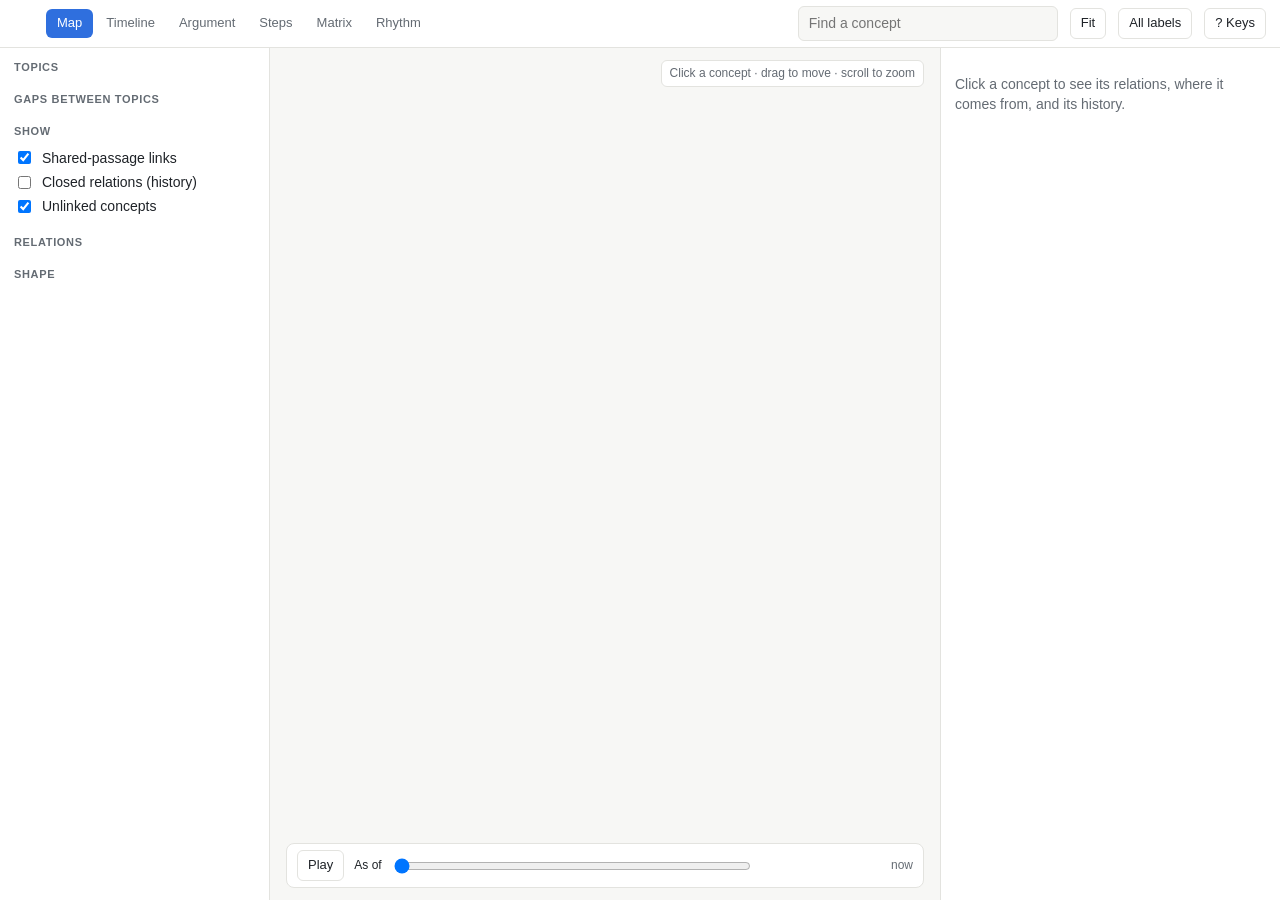
<file: src/knowledge/resources/viewer.html>
<!doctype html>
<html lang="en">
<head>
<meta charset="utf-8">
<meta name="viewport" content="width=device-width, initial-scale=1">
<meta http-equiv="Content-Security-Policy" content="__CSP__">
<title>__TITLE__</title>
<style>
:root {
  --bg: #f7f7f5; --panel: #ffffff; --ink: #1f2328; --muted: #646b73; --line: #e3e3df; --accent: #2f6fde;
  --support: #2e9d5b; --contra: #d1453b; --edge: #9aa3ad; --prox: #c9ced4; --chip: #f0f0ec;
}
@media (prefers-color-scheme: dark) {
  :root { --bg: #15171a; --panel: #1d2024; --ink: #e8eaed; --muted: #9aa0a6; --line: #2c3036; --accent: #6ea0ff;
          --edge: #5f6872; --prox: #353b42; --chip: #262a2f; }
}
* { box-sizing: border-box; }
html, body { margin: 0; height: 100%; background: var(--bg); color: var(--ink);
  font: 14px/1.45 -apple-system, BlinkMacSystemFont, "Segoe UI", Roboto, Helvetica, Arial, sans-serif; }
#app { display: grid; grid-template-columns: 270px 1fr 340px; grid-template-rows: 48px 1fr; height: 100vh; }
header { grid-column: 1 / 4; display: flex; align-items: center; gap: 12px; padding: 0 14px;
  border-bottom: 1px solid var(--line); background: var(--panel); }
header h1 { font-size: 15px; margin: 0; font-weight: 600; white-space: nowrap; }
header .counts { color: var(--muted); font-size: 12px; white-space: nowrap; }
header .spacer { flex: 1; }
input[type=search] { width: 260px; padding: 6px 10px; border: 1px solid var(--line); border-radius: 6px;
  background: var(--bg); color: var(--ink); font: inherit; }
button { font: inherit; font-size: 13px; padding: 5px 10px; border: 1px solid var(--line); border-radius: 6px;
  background: var(--panel); color: var(--ink); cursor: pointer; }
button:hover { border-color: var(--accent); }
button[aria-pressed=true] { background: var(--accent); color: #fff; border-color: var(--accent); }
aside { overflow-y: auto; background: var(--panel); padding: 12px 14px; }
#left { border-right: 1px solid var(--line); }
#right { border-left: 1px solid var(--line); }
h2 { font-size: 11px; text-transform: uppercase; letter-spacing: .06em; color: var(--muted); margin: 16px 0 6px; }
h2:first-child { margin-top: 0; }
.row { display: flex; align-items: center; gap: 8px; padding: 3px 0; cursor: pointer; }
.row:hover .name { color: var(--accent); }
.dot { width: 10px; height: 10px; border-radius: 50%; flex: none; }
.name { flex: 1; overflow: hidden; text-overflow: ellipsis; white-space: nowrap; }
.num { color: var(--muted); font-size: 12px; }
.off { opacity: .35; }
label.check { display: flex; gap: 8px; align-items: center; padding: 2px 0; cursor: pointer; }
.gap { border: 1px solid var(--line); border-radius: 8px; padding: 8px; margin: 6px 0; cursor: pointer; font-size: 13px; }
.gap:hover, .gap.on { border-color: var(--accent); }
.gap .score { color: var(--muted); font-size: 12px; }
main { display: flex; flex-direction: column; min-width: 0; overflow: hidden; }
canvas { display: block; position: absolute; inset: 0; width: 100%; height: 100%; cursor: grab; }
canvas.dragging { cursor: grabbing; }
#time { position: absolute; left: 16px; right: 16px; bottom: 12px; display: flex; gap: 10px; align-items: center;
  background: var(--panel); border: 1px solid var(--line); border-radius: 8px; padding: 6px 10px; font-size: 12px; }
#time input { flex: 1; }
#time .when { min-width: 150px; text-align: right; color: var(--muted); font-variant-numeric: tabular-nums; }
#ticker { position: absolute; left: 16px; top: 12px; max-width: 46%; font-size: 12px; pointer-events: none; }
#ticker div { background: var(--panel); border: 1px solid var(--line); border-left: 3px solid var(--accent);
  border-radius: 6px; padding: 4px 8px; margin-bottom: 4px; opacity: .95; }
#why { display: none; flex: none; flex-wrap: wrap; align-items: flex-start; gap: 4px 8px; padding: 5px 12px; background: var(--panel);
  border-bottom: 1px solid var(--line); border-left: 3px solid var(--accent); font-size: 13px; line-height: 1.4; }
#why .wl { flex: 1; min-width: 0; }
#why button { font-size: 12px; padding: 2px 8px; } #why #whyClose { border: 0; background: none; color: var(--muted); font-size: 18px; line-height: 1; padding: 0 4px; }
#whyBody { flex-basis: 100%; padding: 4px 0 6px; }
#why .q { color: var(--muted); margin-bottom: 4px; }
#why .alt { color: var(--muted); margin-top: 8px; font-size: 12px; }
#why ul { margin: 4px 0 0; padding-left: 16px; }
#why code { font-size: 11px; word-break: break-word; }
#stage { position: relative; flex: 1; min-height: 0; overflow: hidden; }
#hint { position: absolute; right: 16px; top: 12px; color: var(--muted); font-size: 12px; background: var(--panel);
  border: 1px solid var(--line); border-radius: 6px; padding: 4px 8px; }
.chip { display: inline-block; background: var(--chip); border-radius: 4px; padding: 1px 6px; font-size: 12px; margin-right: 4px; }
.detail h3 { margin: 0 0 4px; font-size: 18px; }
.detail .meta { color: var(--muted); font-size: 12px; margin-bottom: 10px; }
.rel { padding: 6px 0; border-bottom: 1px solid var(--line); font-size: 13px; }
.rel .r { font-weight: 600; }
.rel .r.support { color: var(--support); } .rel .r.contra { color: var(--contra); }
.rel .d { color: var(--muted); }
.rel.closed { opacity: .55; } .rel.closed .r { text-decoration: line-through; }
.link { color: var(--accent); cursor: pointer; }
blockquote { margin: 6px 0; padding: 4px 10px; border-left: 3px solid var(--line); color: var(--muted); font-size: 13px; }
.empty { color: var(--muted); }
#keys { display: none; position: absolute; right: 16px; top: 44px; background: var(--panel); border: 1px solid var(--line);
  border-radius: 8px; padding: 10px 14px; font-size: 12px; line-height: 1.8; }
@media (max-width: 900px) { #app { grid-template-columns: 1fr; grid-template-rows: 48px 50vh auto auto; }
  #left, #right { border: 0; border-top: 1px solid var(--line); } header { grid-column: 1; } }

/* ---- views ---- */
#tabs { display: flex; gap: 2px; margin-left: 8px; }
#tabs button { border: 0; background: none; color: var(--muted); padding: 5px 11px; border-radius: 6px; }
#tabs button:hover { color: var(--ink); background: var(--chip); }
#tabs button[aria-selected=true] { background: var(--accent); color: #fff; }
main.vmode #hint, main.vmode #ticker { display: none; }
#vpanel { position: absolute; inset: 0; overflow: auto; padding: 14px 16px 72px; background: var(--bg); }
#vpanel[hidden] { display: none; }
.vhead { display: flex; align-items: center; gap: 12px; }
.vt { font-size: 18px; text-transform: none; letter-spacing: 0; color: var(--ink); margin: 0; }
.vmap { margin-left: auto; }
.vcap { color: var(--muted); margin: 4px 0 8px; max-width: 78ch; }
.vsum, .vsub { margin: 4px 0 10px; }
.vsvg { display: block; max-width: none; font: 12px -apple-system, BlinkMacSystemFont, "Segoe UI", sans-serif; }
.vlab, .vtiny { fill: var(--ink); } .vtiny { font-size: 11px; fill: var(--muted); } .vtiny.on { fill: #fff; }
.vlink { cursor: pointer; } .vlink:hover { fill: var(--accent); }
.vtick, .vtot { fill: var(--muted); font-size: 12px; } .vmark { fill: var(--muted); font-size: 11px; } .vmark.acc { fill: var(--accent); }
.vgrid, .vsep { stroke: var(--line); stroke-width: 1; } .vnow { stroke: var(--muted); stroke-dasharray: 2 3; }
.vasof { stroke: var(--accent); stroke-width: 1.5; stroke-dasharray: 5 3; }
.bar { cursor: pointer; fill: var(--accent); } .bar.support { fill: var(--support); } .bar.contra { fill: var(--contra); }
.bar:hover, .bar:focus { stroke: var(--ink); stroke-width: 2; stroke-opacity: 1; outline: none; }
.varrow { fill: none; stroke: var(--muted); stroke-width: 1.3; } .ahead { fill: var(--muted); }
.re { fill: var(--chip); opacity: .6; } .rc { fill: var(--accent); cursor: pointer; } .rc:hover { stroke: var(--ink); stroke-width: 2; }
.rcn { fill: var(--ink); font-size: 11px; pointer-events: none; } .rcn.hi { fill: var(--bg); }
.rasof { fill: none; stroke: var(--accent); stroke-width: 2; pointer-events: none; }
.arg { display: grid; grid-template-columns: repeat(2, minmax(0, 1fr)); gap: 20px; align-items: start; margin-top: 12px; } .arg.one { grid-template-columns: 1fr; }
.acards { display: grid; grid-template-columns: 1fr; gap: 0 10px; } .arg.one .acards { grid-template-columns: repeat(auto-fill, minmax(280px, 1fr)); }
.acol h3 { margin: 0 0 8px; font-size: 14px; } h3.for { color: var(--support); } h3.against { color: var(--contra); }
.claim { background: var(--panel); border: 1px solid var(--line); border-radius: 10px; padding: 12px 16px; }
.claim h3 { font-size: 18px; margin: 2px 0 6px; }
.acard { background: var(--panel); border: 1px solid var(--line); border-left: 3px solid var(--edge); border-radius: 8px; padding: 8px 10px; margin-bottom: 8px; font-size: 13px; }
.acard.support { border-left-color: var(--support); } .acard.contra { border-left-color: var(--contra); }
.acard.closed { opacity: .55; } .acard .ah { font-weight: 600; } .acard .d { color: var(--muted); }
blockquote.qt { font-style: italic; margin: 4px 0; }
.conf { height: 4px; background: var(--line); border-radius: 2px; margin-top: 6px; } .conf i { display: block; height: 100%; background: var(--accent); border-radius: 2px; }
.also { margin-top: 16px; } .also summary { cursor: pointer; color: var(--muted); }
.alsogrid { display: grid; grid-template-columns: repeat(auto-fill, minmax(260px, 1fr)); gap: 0 10px; margin-top: 8px; }
.contested { max-width: 900px; } .chd, .crow { display: grid; grid-template-columns: minmax(220px, 1.1fr) 1.4fr; gap: 12px; align-items: center; }
.axl { display: flex; justify-content: space-between; color: var(--muted); font-size: 11px; }
.crow { padding: 3px 4px; border-radius: 6px; cursor: pointer; } .crow:hover, .crow:focus { background: var(--chip); outline: none; }
.cname { line-height: 1.3; overflow-wrap: anywhere; }
.cbar { display: flex; height: 18px; } .half { flex: 1; display: flex; } .half.l { justify-content: flex-end; border-right: 1px solid var(--muted); }
.bi { display: flex; align-items: center; min-width: 20px; padding: 0 5px; color: #fff; font-size: 11px; height: 18px; } .bi.against { background: var(--contra); justify-content: flex-start; border-radius: 3px 0 0 3px; } .bi.for { background: var(--support); border-radius: 0 3px 3px 0; }
.sform { display: flex; flex-wrap: wrap; gap: 8px; align-items: center; margin: 6px 0 14px; }
.sform input { padding: 5px 8px; border: 1px solid var(--line); border-radius: 6px; background: var(--bg); color: var(--ink); font: inherit; width: 220px; }
.pcols { display: grid; grid-template-columns: repeat(auto-fit, minmax(250px, 1fr)); gap: 18px; align-items: start; }
.pcol h3 { font-size: 14px; margin: 0 0 8px; }
.pill { background: var(--panel); border: 1px solid var(--line); border-radius: 16px; padding: 4px 12px; font-weight: 600; cursor: pointer; text-align: center; }
.pill:hover, .pill:focus { border-color: var(--accent); outline: none; }
.conn { border-left: 2px solid var(--line); margin: 0 0 0 24px; padding: 4px 0 6px 12px; font-size: 13px; }
.conn .d { color: var(--muted); } .nopath { max-width: 560px; }
.mwrap { overflow: auto; } table.matrix { border-collapse: separate; border-spacing: 3px; table-layout: fixed; width: 100%; max-width: 1100px; }
.matrix th { font-weight: 500; font-size: 12px; color: var(--ink); } .matrix th.corner { width: 250px; }
.matrix th.vcol { height: 270px; vertical-align: bottom; padding: 0; }
.matrix th.vcol span { display: inline-block; max-height: 260px; white-space: nowrap; writing-mode: vertical-rl; transform: rotate(180deg); line-height: 1.25; text-align: left; margin-bottom: 4px; }
.matrix th.rowh { text-align: right; padding-right: 8px; line-height: 1.25; } .matrix .dot { display: inline-block; margin-right: 6px; }
td.mc { position: relative; height: 48px; text-align: center; font-variant-numeric: tabular-nums; border-radius: 4px; background: var(--chip); cursor: pointer; }
td.mc .mn { font-size: 11px; opacity: .78; }
td.mc:hover, td.mc:focus { outline: none; box-shadow: inset 0 0 0 2px var(--accent); } td.mc.diag { color: var(--muted); cursor: default; }
td.mc.gap { outline: 3px solid var(--ink); outline-offset: -3px; padding-top: 14px; }
.gm { position: absolute; top: 4px; left: 5px; font-size: 10px; font-weight: 700; line-height: 14px; padding: 0 5px; border-radius: 3px; background: var(--ink); color: var(--bg); }
.key { display: inline-block; width: 12px; height: 12px; vertical-align: -2px; border-radius: 3px; margin-left: 8px; }
.warmk { background: rgb(194, 65, 12); } .acck { background: var(--accent); } .gapk { border: 3px solid var(--ink); }
.detail button { margin-top: 4px; }

/* ---- second pass ---- */
.acol, .acard, .pcol, .conn, .alsogrid > * { min-width: 0; } .acards { grid-template-columns: minmax(0, 1fr); } .arg.one .acards { grid-template-columns: repeat(auto-fill, minmax(min(280px, 100%), 1fr)); }
.vsum.legend { color: var(--muted); font-size: 12px; margin: 2px 0 6px; }
.lg { display: inline-block; width: 22px; height: 10px; vertical-align: -1px; border-radius: 2px; } .lg.solid { background: var(--accent); }
.lg.dashed { border: 1px dashed var(--ink); background: transparent; } .lg.arr { width: auto; color: var(--ink); }
.vgroup { fill: var(--muted); font-size: 11px; font-weight: 600; text-transform: uppercase; letter-spacing: .05em; }
.vcap { stroke: var(--ink); stroke-width: 2; } .vbt { fill: var(--ink); font-size: 11px; pointer-events: none; } .vbt.on { fill: var(--bg); }
.varrow { fill: none; stroke: var(--ink); stroke-opacity: .7; stroke-width: 1.5; } .ahead { fill: var(--ink); fill-opacity: .7; }
.vlab.c, .vtot, .rcn { dominant-baseline: central; }
.vbrk { stroke: var(--muted); stroke-dasharray: 2 3; } .vbrkt { fill: var(--muted); font-size: 14px; dominant-baseline: central; }
.sw { display: inline-block; width: 18px; height: 12px; background: var(--accent); vertical-align: -2px; border-radius: 2px; } .sw.empty { background: var(--chip); opacity: .6; }
.acard { padding: 7px 10px; } .ah { display: flex; align-items: baseline; flex-wrap: wrap; gap: 4px 8px; } .ah .link { font-weight: 600; }
.rch { margin: 0; color: var(--muted); } .rch.support { color: var(--support); } .rch.contra { color: var(--contra); }
.adate { margin-left: auto; color: var(--muted); font-size: 12px; white-space: nowrap; }
.acard .d { margin-top: 2px; }
details.qd summary { cursor: pointer; font-style: italic; color: var(--muted); font-size: 12px; white-space: nowrap; overflow: hidden; text-overflow: ellipsis; margin-top: 3px; }
details.qd[open] summary { white-space: normal; overflow: visible; }
.src { color: var(--muted); font-size: 11px; margin-top: 2px; }
.cname { font-size: 13px; }
.conn { margin: 0 0 0 20px; padding: 2px 0 4px 10px; } .pill { padding: 3px 10px; } .pcols { gap: 14px; }
.mleg { display: flex; flex-wrap: wrap; gap: 4px 18px; align-items: center; color: var(--muted); font-size: 12px; }
.midk { background: var(--chip); border: 1px solid var(--line); }
table.matrix { table-layout: auto; max-width: 1200px; } .matrix th.corner { width: 220px; } .matrix th.rowh { max-width: 240px; }
td.mc { min-width: 56px; height: 64px; }
td.mc .gm { position: static; display: inline-block; max-width: 100%; font-size: 11px; line-height: 14px; font-weight: 700; padding: 2px 4px;
  background: var(--panel); color: var(--ink); border: 1px solid var(--ink); border-radius: 4px; white-space: normal; }
td.mc.gap { padding-top: 0; }

/* ---- third pass ---- */
.bar.closed { fill: url(#hatch); color: var(--muted); stroke: var(--muted); stroke-opacity: 1; stroke-width: 1.5; stroke-dasharray: 4 3; pointer-events: all; }
.bar.closed:hover, .bar.closed:focus { stroke: var(--ink); }
.vcap { stroke: var(--muted); } .vbt { fill: var(--muted); } .vbt.on { fill: var(--bg); }
.lg.dashed { border-color: var(--muted); background: repeating-linear-gradient(45deg, transparent 0 3px, var(--muted) 3px 4px); }
.vbrks { fill: var(--muted); font-size: 10px; }
.tbars { max-width: 760px; } .trow { display: grid; grid-template-columns: minmax(220px, 1.2fr) 1.5fr 40px; gap: 12px; align-items: center; padding: 3px 0; }
.tbar { height: 14px; background: var(--chip); border-radius: 3px; } .tb { display: block; height: 100%; background: var(--accent); border-radius: 3px; }
.axl { font-size: 12px; font-weight: 600; color: var(--ink); }
.half { align-items: center; gap: 6px; } .half.l { justify-content: flex-end; } .half.r { justify-content: flex-start; }
.bi { padding: 0; min-width: 4px; } .bn { font-size: 12px; font-weight: 600; font-variant-numeric: tabular-nums; } .bn.against { color: var(--contra); } .bn.for { color: var(--support); }
.mwrap .mleg { margin: 10px 0 0; justify-content: flex-start; }
td.mc .gm { border: 1px solid var(--ink); }
</style>
</head>
<body>
<div id="app">
  <header>
    <h1 id="title"></h1>
    <span class="counts" id="counts"></span>
    <div id="tabs" role="tablist" aria-label="Views">
      <button type="button" role="tab" id="tab-map" data-view="map" aria-selected="true" aria-controls="vpanel">Map</button>
      <button type="button" role="tab" id="tab-timeline" data-view="timeline" aria-selected="false" tabindex="-1" aria-controls="vpanel">Timeline</button>
      <button type="button" role="tab" id="tab-argument" data-view="argument" aria-selected="false" tabindex="-1" aria-controls="vpanel">Argument</button>
      <button type="button" role="tab" id="tab-steps" data-view="steps" aria-selected="false" tabindex="-1" aria-controls="vpanel">Steps</button>
      <button type="button" role="tab" id="tab-matrix" data-view="matrix" aria-selected="false" tabindex="-1" aria-controls="vpanel">Matrix</button>
      <button type="button" role="tab" id="tab-rhythm" data-view="rhythm" aria-selected="false" tabindex="-1" aria-controls="vpanel">Rhythm</button>
    </div>
    <span class="spacer"></span>
    <input type="search" id="search" placeholder="Find a concept" aria-label="Find a concept">
    <button id="fit" title="Show the whole graph">Fit</button>
    <button id="labels" aria-pressed="false" title="Show every label">All labels</button>
    <button id="keysBtn" title="Keyboard shortcuts">? Keys</button>
  </header>
  <aside id="left">
    <h2>Topics</h2>
    <div id="topics"></div>
    <h2>Gaps between topics</h2>
    <div id="gaps"></div>
    <h2>Show</h2>
    <label class="check"><input type="checkbox" id="showProx" checked> Shared-passage links</label>
    <label class="check"><input type="checkbox" id="showClosed"> Closed relations (history)</label>
    <label class="check"><input type="checkbox" id="showIsolated" checked> Unlinked concepts</label>
    <h2>Relations</h2>
    <div id="relations"></div>
    <h2>Shape</h2>
    <div id="diversity" class="num"></div>
  </aside>
  <main>
    <div id="why" role="status" aria-live="polite"></div>
    <div id="stage">
    <canvas id="c" aria-label="Knowledge graph"></canvas>
    <div id="ticker"></div>
    <div id="hint">Click a concept · drag to move · scroll to zoom</div>
    <div id="keys">/ find · F fit · L labels · Esc clear<br>← → step through time · H history</div>
    <div id="time">
      <button id="play" title="Replay the graph through time">Play</button>
      <span>As of</span>
      <input type="range" id="slider" min="0" max="0" value="0" aria-label="As of">
      <span class="when" id="when">now</span>
    </div>
    <div id="vpanel" role="tabpanel" aria-labelledby="tab-map" tabindex="-1" hidden></div>
    </div>
  </main>
  <aside id="right"><div id="detail" class="detail"><p class="empty">Click a concept to see its relations, where it comes from, and its history.</p></div></aside>
</div>
<script type="application/json" id="data">__DATA__</script>
<script>
"use strict";
const LIVE = __LIVE__;
let D = JSON.parse(document.getElementById("data").textContent);
const $ = (id) => document.getElementById(id);
const esc = (s) => String(s == null ? "" : s).replace(/[&<>"']/g, (c) => ({"&":"&amp;","<":"&lt;",">":"&gt;","\"":"&quot;","'":"&#39;"}[c]));
const SUPPORT = new Set(["supports","confirms","evidence_for","supported_by","demonstrates","shows","validates"]);
const CONTRA = new Set(["contradicts","refutes","disputes","conflicts_with","undermines","challenges","evidence_against","contradicted_by"]);
const css = (v) => getComputedStyle(document.documentElement).getPropertyValue(v).trim();

const state = { selected: null, hover: null, search: "", hiddenTopics: new Set(), hiddenRel: new Set(),
  allLabels: false, asOf: null, gap: null, flashes: new Map(), path: null, pathEdges: null };
let nodes = [], byId = new Map(), links = [], prox = [];
const cam = { x: 0, y: 0, k: 1 };
const canvas = $("c"), ctx = canvas.getContext("2d");
let W = 0, H = 0, alpha = 1;
let curView = "map", vsub = null, vtouched = false, vlastSubject = null, stepsEnds = null, lastStepsPair = null, openInfo = null, viewReady = false, renderQueued = false;

function build(keepPositions) {
  const old = byId;
  byId = new Map();
  nodes = D.nodes.map((n) => {
    const prev = old.get(n.id);
    const o = Object.assign({}, n, { r: 4 + 16 * Math.sqrt(n.degree_norm || 0) });
    if (keepPositions && prev) { o.x = prev.x; o.y = prev.y; o.vx = prev.vx; o.vy = prev.vy; o.fixed = prev.fixed; }
    byId.set(n.id, o);
    return o;
  });
  const topics = D.topics.map((t) => t.id);
  const centers = new Map();
  topics.forEach((t, i) => { const a = 2 * Math.PI * i / Math.max(1, topics.length); const R = 120 + 40 * Math.sqrt(nodes.length);
    centers.set(t, [Math.cos(a) * R, Math.sin(a) * R]); });
  for (const n of nodes) {
    if (n.x !== undefined) continue;
    const nb = D.edges.find((e) => (e.source === n.id && old.has(e.target)) || (e.target === n.id && old.has(e.source)));
    const anchor = nb ? byId.get(nb.source === n.id ? nb.target : nb.source) : null;
    const c = anchor && anchor.x !== undefined ? [anchor.x, anchor.y] : (centers.get(n.community) || [0, 0]);
    n.x = c[0] + (Math.random() - .5) * 80; n.y = c[1] + (Math.random() - .5) * 80; n.vx = 0; n.vy = 0;
    if (keepPositions) state.flashes.set(n.id, performance.now());
  }
  links = D.edges.filter((e) => byId.has(e.source) && byId.has(e.target)).map((e) => Object.assign({}, e, { s: byId.get(e.source), t: byId.get(e.target) }));
  prox = D.proximity.filter((p) => byId.has(p.source) && byId.has(p.target)).map((p) => Object.assign({}, p, { s: byId.get(p.source), t: byId.get(p.target) }));
  renderSidebar();
  setupTime();
  alpha = keepPositions ? Math.max(alpha, .3) : 1;
  if (viewReady && curView !== "map") renderView();
}

// ---- visibility ----
function edgeLive(e) {
  if (state.asOf) return e.valid_from <= state.asOf && (!e.valid_to || e.valid_to > state.asOf);
  return !e.valid_to || $("showClosed").checked;
}
function nodeVisible(n) {
  if (state.hiddenTopics.has(n.community)) return false;
  if (state.asOf && n.created_at && n.created_at > state.asOf) return false;
  if (!$("showIsolated").checked && !n.degree) return false;
  return true;
}
function linkVisible(e) { return edgeLive(e) && !state.hiddenRel.has(e.relation) && nodeVisible(e.s) && nodeVisible(e.t); }

// ---- layout ----
function tick() {
  const vis = nodes.filter(nodeVisible);
  const cell = 90, grid = new Map();
  for (const n of vis) { const k = Math.floor(n.x / cell) + "," + Math.floor(n.y / cell); (grid.get(k) || grid.set(k, []).get(k)).push(n); }
  for (const n of vis) {
    const gx = Math.floor(n.x / cell), gy = Math.floor(n.y / cell);
    for (let dx = -1; dx <= 1; dx++) for (let dy = -1; dy <= 1; dy++) {
      const bucket = grid.get((gx + dx) + "," + (gy + dy)); if (!bucket) continue;
      for (const m of bucket) { if (m === n) continue;
        let x = n.x - m.x, y = n.y - m.y, d2 = x * x + y * y || .01; const min = n.r + m.r + 14;
        const f = (d2 < min * min ? 3 : 1) * 900 / d2; n.vx += x * f * alpha * .05; n.vy += y * f * alpha * .05; }
    }
    n.vx -= n.x * .0025 * alpha; n.vy -= n.y * .0025 * alpha;
  }
  const spring = (a, b, len, k) => { const x = b.x - a.x, y = b.y - a.y, d = Math.sqrt(x * x + y * y) || 1;
    const f = (d - len) / d * k * alpha; a.vx += x * f; a.vy += y * f; b.vx -= x * f; b.vy -= y * f; };
  for (const e of links) if (linkVisible(e)) spring(e.s, e.t, 70, .04);
  if ($("showProx").checked) for (const p of prox) if (nodeVisible(p.s) && nodeVisible(p.t)) spring(p.s, p.t, 110, .006 * Math.min(4, p.count));
  for (const n of vis) { if (n.fixed) { n.vx = n.vy = 0; continue; } n.vx *= .6; n.vy *= .6; n.x += n.vx; n.y += n.vy; }
  alpha *= .985;
}

// ---- drawing ----
function toScreen(x, y) { return [(x - cam.x) * cam.k + W / 2, (y - cam.y) * cam.k + H / 2]; }
function toWorld(x, y) { return [(x - W / 2) / cam.k + cam.x, (y - H / 2) / cam.k + cam.y]; }
function focusSet() {
  if (state.path) return state.path;
  if (state.gap) return state.gap;
  const id = state.selected || state.hover; if (!id) return null;
  const s = new Set([id]);
  for (const e of links) if (linkVisible(e)) { if (e.source === id) s.add(e.target); if (e.target === id) s.add(e.source); }
  return s;
}
function draw() {
  const dpr = window.devicePixelRatio || 1;
  ctx.setTransform(dpr, 0, 0, dpr, 0, 0);
  ctx.clearRect(0, 0, W, H);
  const focus = focusSet(), q = state.search;
  const colEdge = css("--edge"), colProx = css("--prox"), colSup = css("--support"), colCon = css("--contra"), ink = css("--ink");
  if ($("showProx").checked) {
    ctx.strokeStyle = colProx; ctx.lineWidth = 1; ctx.globalAlpha = focus ? .15 : .5; ctx.beginPath();
    for (const p of prox) { if (!nodeVisible(p.s) || !nodeVisible(p.t)) continue;
      const [x1, y1] = toScreen(p.s.x, p.s.y), [x2, y2] = toScreen(p.t.x, p.t.y); ctx.moveTo(x1, y1); ctx.lineTo(x2, y2); }
    ctx.stroke(); ctx.globalAlpha = 1;
  }
  for (const e of links) {
    if (!linkVisible(e)) continue;
    const onPath = state.pathEdges && state.pathEdges.has(e.source + "|" + e.target);
    const on = state.pathEdges ? onPath : (!focus || (focus.has(e.source) && focus.has(e.target)));
    const [x1, y1] = toScreen(e.s.x, e.s.y), [x2, y2] = toScreen(e.t.x, e.t.y);
    ctx.strokeStyle = SUPPORT.has(e.relation) ? colSup : CONTRA.has(e.relation) ? colCon : colEdge;
    ctx.globalAlpha = on ? .9 : .08;
    ctx.lineWidth = Math.min(4, .8 + (e.method === "cooccurrence" ? Math.log(1 + e.weight) * .4 : 1) * (e.confidence || .8));
    if (onPath) { ctx.lineWidth = 4; ctx.strokeStyle = css("--accent"); }
    ctx.setLineDash(e.valid_to ? [5, 4] : []);
    ctx.beginPath(); ctx.moveTo(x1, y1); ctx.lineTo(x2, y2); ctx.stroke();
    if (cam.k > .7 && on && e.method !== "cooccurrence") {
      const a = Math.atan2(y2 - y1, x2 - x1), r = e.t.r * cam.k + 2, ax = x2 - Math.cos(a) * r, ay = y2 - Math.sin(a) * r;
      ctx.setLineDash([]); ctx.beginPath(); ctx.moveTo(ax, ay);
      ctx.lineTo(ax - 7 * Math.cos(a - .4), ay - 7 * Math.sin(a - .4)); ctx.lineTo(ax - 7 * Math.cos(a + .4), ay - 7 * Math.sin(a + .4));
      ctx.closePath(); ctx.fillStyle = ctx.strokeStyle; ctx.fill();
      if (focus && cam.k > .9) { ctx.globalAlpha = .85; ctx.fillStyle = ink; ctx.font = "11px sans-serif";
        ctx.fillText(e.relation.replace(/_/g, " "), (x1 + x2) / 2 + 4, (y1 + y2) / 2 - 4); }
    }
  }
  ctx.setLineDash([]); ctx.globalAlpha = 1;
  const now = performance.now();
  const labelled = [];
  for (const n of nodes) {
    if (!nodeVisible(n)) continue;
    const [x, y] = toScreen(n.x, n.y), r = Math.max(2, n.r * cam.k);
    if (x < -50 || y < -50 || x > W + 50 || y > H + 50) continue;
    const match = q && (n.label.toLowerCase().includes(q) || n.id.includes(q));
    const dim = (focus && !focus.has(n.id)) || (q && !match);
    ctx.globalAlpha = dim ? .15 : 1;
    ctx.beginPath(); ctx.arc(x, y, r, 0, 2 * Math.PI); ctx.fillStyle = n.color; ctx.fill();
    if (n.type && n.type !== "concept" && n.type !== "term") { ctx.lineWidth = 2; ctx.strokeStyle = ink; ctx.globalAlpha = dim ? .1 : .55; ctx.stroke(); }
    const f = state.flashes.get(n.id);
    if (f && now - f < 4000) { ctx.globalAlpha = 1 - (now - f) / 4000; ctx.strokeStyle = css("--accent"); ctx.lineWidth = 3;
      ctx.beginPath(); ctx.arc(x, y, r + 6 + (now - f) / 200, 0, 2 * Math.PI); ctx.stroke(); }
    if (n.id === state.selected) { ctx.globalAlpha = 1; ctx.strokeStyle = css("--accent"); ctx.lineWidth = 3; ctx.beginPath(); ctx.arc(x, y, r + 3, 0, 2 * Math.PI); ctx.stroke(); }
    const show = state.allLabels || match || (focus && focus.has(n.id)) || r > 9 || (cam.k > 1.6 && r > 4);
    if (show && !dim) labelled.push([n, x, y, r]);
  }
  ctx.globalAlpha = 1; ctx.font = "12px -apple-system, sans-serif"; ctx.textBaseline = "middle";
  const boxes = [];
  labelled.sort((a, b) => b[3] - a[3]);
  for (const [n, x, y, r] of labelled) {
    const w = ctx.measureText(n.label).width, bx = x + r + 4, by = y - 8;
    if (!state.allLabels && boxes.some((b) => bx < b[0] + b[2] && bx + w > b[0] && by < b[1] + 16 && by + 16 > b[1]) && n.id !== state.selected) continue;
    boxes.push([bx, by, w]);
    ctx.fillStyle = css("--bg"); ctx.globalAlpha = .75; ctx.fillRect(bx - 2, by, w + 4, 16);
    ctx.globalAlpha = 1; ctx.fillStyle = ink; ctx.fillText(n.label, bx, y);
  }
}
function loop() { if (alpha > .02) tick(); draw(); requestAnimationFrame(loop); }

// ---- sidebar ----
function renderSidebar() {
  $("title").textContent = "Knowledge: " + D.graph + (D.focus ? " · around “" + D.focus + "”" : "");
  $("counts").textContent = D.counts.nodes + " concepts · " + D.edges.filter((e) => !e.valid_to).length + " relations · " + D.counts.topics + " topics" + (D.truncated ? " · showing the most connected" : "");
  $("topics").innerHTML = D.topics.slice(0, 40).map((t) => '<div class="row' + (state.hiddenTopics.has(t.id) ? " off" : "") + '" data-topic="' + t.id + '" title="' + esc(t.summary || "Click to hide or show") + '"><span class="dot" style="background:' + t.color + '"></span><span class="name">' + esc(t.label) + '</span><span class="num">' + t.size + "</span></div>").join("") || '<p class="empty">No topics yet.</p>';
  const rels = {}; for (const e of D.edges) if (!e.valid_to) rels[e.relation] = (rels[e.relation] || 0) + 1;
  const relList = Object.entries(rels).sort((a, b) => b[1] - a[1]);
  $("relations").innerHTML = relList.slice(0, state.allRels ? 200 : 12).map(([r, c]) => '<label class="check"><input type="checkbox" data-rel="' + esc(r) + '"' + (state.hiddenRel.has(r) ? "" : " checked") + "> " + esc(r.replace(/_/g, " ")) + ' <span class="num">' + c + "</span></label>").join("") || '<p class="empty">None.</p>';
  if (relList.length > 12) $("relations").innerHTML += '<button id="moreRels" type="button">' + (state.allRels ? "Show fewer" : "Show all " + relList.length) + "</button>";
  $("gaps").innerHTML = D.gaps.map((g, i) => '<div class="gap" data-gap="' + i + '"><div>' + esc(g.topics[0]) + " ↔ " + esc(g.topics[1]) + '</div><div class="score">gap ' + g.score + " · try " + esc(g.bridge_candidates[0][0]) + " + " + esc(g.bridge_candidates[1][0]) + "</div></div>").join("") || '<p class="empty">No large gaps.</p>';
  const dv = D.diversity || {};
  $("diversity").innerHTML = dv.state ? "<b>" + esc(dv.state) + "</b> (modularity " + dv.modularity + ")<br>" + esc(dv.advice) : "";
}
$("topics").addEventListener("click", (ev) => { const row = ev.target.closest("[data-topic]"); if (!row) return;
  const t = +row.dataset.topic; state.hiddenTopics.has(t) ? state.hiddenTopics.delete(t) : state.hiddenTopics.add(t); renderSidebar(); alpha = Math.max(alpha, .2); });
$("relations").addEventListener("click", (ev) => { if (ev.target.id === "moreRels") { state.allRels = !state.allRels; renderSidebar(); } });
$("relations").addEventListener("change", (ev) => { const r = ev.target.dataset.rel; if (!r) return; ev.target.checked ? state.hiddenRel.delete(r) : state.hiddenRel.add(r); });
$("gaps").addEventListener("click", (ev) => { const el = ev.target.closest("[data-gap]"); if (!el) return;
  const g = D.gaps[+el.dataset.gap], key = g.between.join();
  if (state.gapKey === key) { state.gap = null; state.gapKey = null; } else {
    state.gapKey = key; state.gap = new Set(nodes.filter((n) => g.between.includes(n.community)).map((n) => n.id)); }
  document.querySelectorAll(".gap").forEach((x) => x.classList.toggle("on", x === el && !!state.gap));
  if (state.gap) $("detail").innerHTML = '<h3>A gap between two topics</h3><p>' + esc(g.prompt) + '</p><p class="num">Observed link weight ' + g.observed_weight + ", expected about " + g.expected_weight + ' if the topics were linked at random.</p><p>Bridge candidates:</p><p>' + g.bridge_candidates.map((c) => c.map((x) => '<span class="link" data-node="' + esc(x) + '">' + esc(x) + "</span>").join(", ")).join("<br>") + '</p><p class="num">Ask a model for questions that would bridge it: <code>knowledge questions</code></p>';
});
["showProx", "showClosed", "showIsolated"].forEach((id) => $(id).addEventListener("change", () => { alpha = Math.max(alpha, .2); }));

const EMPTY_DETAIL = $("detail").innerHTML;
function clearDetail() { state.selected = null; state.gap = null; state.gapKey = null; state.path = null; state.pathEdges = null;
  $("detail").innerHTML = EMPTY_DETAIL; document.querySelectorAll(".gap").forEach((x) => x.classList.remove("on")); }

// ---- paths ----
function tracePath(a, b) {
  // typed relations first; shared passages only when they are the only way through
  return bfsPath(a, b, false) || ($("showProx").checked ? bfsPath(a, b, true) : null);
}
function bfsPath(a, b, withProx) {
  const adj = new Map();
  const add = (x, y, label) => { (adj.get(x) || adj.set(x, []).get(x)).push([y, label]); };
  for (const e of links) if (linkVisible(e)) { add(e.source, e.target, e); add(e.target, e.source, e); }
  if (withProx) for (const p of prox) if (nodeVisible(p.s) && nodeVisible(p.t)) { add(p.source, p.target, null); add(p.target, p.source, null); }
  const prev = new Map([[a, null]]), q = [a];
  while (q.length) { const v = q.shift(); if (v === b) break;
    for (const [w, e] of (adj.get(v) || [])) if (!prev.has(w)) { prev.set(w, [v, e]); q.push(w); } }
  if (!prev.has(b)) return null;
  const steps = []; let cur = b;
  while (prev.get(cur)) { const [v, e] = prev.get(cur); steps.unshift([v, cur, e]); cur = v; }
  return steps;
}
function showPath(a, b) {
  const steps = tracePath(a, b);
  state.pathEnds = [a, b]; stepsEnds = [a, b];
  state.selected = null; state.gap = null;
  if (!steps) { state.path = null; state.pathEdges = null;
    $("detail").innerHTML = "<h3>No path</h3><p>" + esc(a) + " and " + esc(b) + ' are not connected in what is shown. That is a gap worth asking about: <code>knowledge gaps --between "' + esc(a) + '" "' + esc(b) + '"</code></p>'; return; }
  state.path = new Set([a, ...steps.map((s) => s[1])]);
  state.pathEdges = new Set(); for (const [x, y] of steps) { state.pathEdges.add(x + "|" + y); state.pathEdges.add(y + "|" + x); }
  $("detail").innerHTML = "<h3>How they connect</h3><p class=\"num\">" + steps.length + " step" + (steps.length > 1 ? "s" : "") + " from " + esc(a) + " to " + esc(b) + "</p>" +
    steps.map(([x, y, e]) => { const a = e ? e.source : x, b = e ? e.target : y; return '<div class="rel"><span class="link" data-node="' + esc(a) + '">' + esc(a) + "</span> " +
      (e ? '<span class="r ' + (SUPPORT.has(e.relation) ? "support" : CONTRA.has(e.relation) ? "contra" : "") + '">' + esc(e.relation.replace(/_/g, " ")) + "</span>" : '<span class="r">appears with</span>') +
      ' <span class="link" data-node="' + esc(b) + '">' + esc(b) + "</span>" + (e && e.description ? '<div class="d">' + esc(e.description) + "</div>" : "") + "</div>"; }).join("") +
    '<p class="num">Click empty space to clear. The full version, with passages: <code>knowledge path "' + esc(a) + '" "' + esc(b) + '"</code></p>';
}

// ---- detail ----
function select(id, center) {
  state.selected = id; state.gap = null; state.gapKey = null; state.path = null; state.pathEdges = null;
  const n = byId.get(id); if (!n) return;
  if (center) { cam.x = n.x; cam.y = n.y; cam.k = Math.max(cam.k, 1.4); }
  const topic = D.topics.find((t) => t.id === n.community);
  const rel = (e, out) => { const other = out ? e.target : e.source; const cls = SUPPORT.has(e.relation) ? "support" : CONTRA.has(e.relation) ? "contra" : "";
    return '<div class="rel' + (e.valid_to ? " closed" : "") + '">' + (out ? "" : '<span class="link" data-node="' + esc(other) + '">' + esc(other) + "</span> ") + '<span class="r ' + cls + '">' + esc(e.relation.replace(/_/g, " ")) + "</span>" + (out ? ' <span class="link" data-node="' + esc(other) + '">' + esc(other) + "</span>" : "") +
      (e.description ? '<div class="d">' + esc(e.description) + "</div>" : "") +
      '<div class="num">' + [e.confidence != null ? "confidence " + (+e.confidence).toFixed(2) : "", e.agent ? "by " + esc(e.agent) : "", e.valid_from ? "from " + e.valid_from.slice(0, 10) : "", e.valid_to ? "closed " + e.valid_to.slice(0, 10) : ""].filter(Boolean).join(" · ") + "</div></div>"; };
  const shown = (e) => (state.asOf ? edgeLive(e) : (!e.valid_to || $("showClosed").checked));
  const typed = (e) => e.method !== "cooccurrence";
  const outs = D.edges.filter((e) => e.source === id && typed(e) && shown(e));
  const ins = D.edges.filter((e) => e.target === id && typed(e) && shown(e));
  const near = new Map();
  for (const e of D.edges) if (!typed(e) && shown(e) && (e.source === id || e.target === id)) { const o = e.source === id ? e.target : e.source; near.set(o, (near.get(o) || 0) + e.weight); }
  for (const p of D.proximity) if (p.source === id || p.target === id) { const o = p.source === id ? p.target : p.source; near.set(o, (near.get(o) || 0) + p.count); }
  const nearList = [...near.entries()].sort((a, b) => b[1] - a[1]).slice(0, 24);
  const closedCount = D.edges.filter((e) => (e.source === id || e.target === id) && e.valid_to).length;
  $("detail").innerHTML = "<h3>" + esc(n.label) + "</h3>" +
    '<div class="meta"><span class="chip">' + esc(n.type) + "</span>" + (topic ? '<span class="chip" style="border-left:3px solid ' + topic.color + '">' + esc(topic.label) + "</span>" : "") +
    "<br>" + n.degree + " links · influence " + (+n.betweenness || 0).toFixed(3) + (closedCount ? " · " + closedCount + " closed in history" : "") + "</div>" +
    (n.summary ? "<p>" + esc(n.summary) + "</p>" : "") +
    (outs.length ? "<h2>Says</h2>" + outs.slice(0, 60).map((e) => rel(e, true)).join("") : "") +
    (ins.length ? "<h2>Said about it</h2>" + ins.slice(0, 60).map((e) => rel(e, false)).join("") : "") +
    (nearList.length ? '<h2>Appears near</h2><p>' + nearList.map(([o]) => '<span class="link" data-node="' + esc(o) + '">' + esc(o) + "</span>").join(", ") + "</p>" : "") +
    (n.passages && n.passages.length ? "<h2>Where it comes from</h2>" + n.passages.map((p) => "<blockquote>" + esc(p.excerpt) + "<br>— " + esc(p.source) + "</blockquote>").join("") : "") +
    '<p class="num">Shift-click another concept to trace how they connect.</p><h2>Ask the tool</h2><p class="num"><code>knowledge evidence "' + esc(n.id) + '"</code><br><code>knowledge timeline "' + esc(n.id) + '"</code></p>';
}
$("right").addEventListener("click", (ev) => { const el = ev.target.closest("[data-node]"); if (el) select(el.dataset.node, true); });

// ---- time ----
function setupTime() {
  const marks = (D.time && D.time.marks) || [];
  const s = $("slider"); s.max = marks.length; if (+s.value > marks.length || !state.asOf) s.value = marks.length;
  $("time").style.display = marks.length > 1 ? "flex" : "none";
}
$("slider").addEventListener("input", () => { const marks = D.time.marks, i = +$("slider").value;
  state.asOf = i >= marks.length ? null : marks[i]; $("when").textContent = state.asOf ? state.asOf.replace("T", " ").replace("Z", " UTC") : "now"; alpha = Math.max(alpha, .15);
  if (state.selected) select(state.selected); });

let playing = null;
$("play").onclick = () => {
  if (playing) { clearInterval(playing); playing = null; $("play").textContent = "Play"; return; }
  const s = $("slider"); if (+s.value >= +s.max) s.value = 0;
  $("play").textContent = "Pause";
  playing = setInterval(() => { if (+s.value >= +s.max) { clearInterval(playing); playing = null; $("play").textContent = "Play"; return; }
    s.value = +s.value + 1; s.dispatchEvent(new Event("input")); }, Math.max(60, 9000 / Math.max(1, +s.max)));
};

// ---- interaction ----
function resize() { const r = canvas.parentElement.getBoundingClientRect(), dpr = window.devicePixelRatio || 1;
  W = r.width; H = r.height; canvas.width = W * dpr; canvas.height = H * dpr; }
function fit() { const vis = nodes.filter(nodeVisible); if (!vis.length) return;
  let x0 = Infinity, y0 = Infinity, x1 = -Infinity, y1 = -Infinity;
  for (const n of vis) { x0 = Math.min(x0, n.x); y0 = Math.min(y0, n.y); x1 = Math.max(x1, n.x); y1 = Math.max(y1, n.y); }
  cam.x = (x0 + x1) / 2; cam.y = (y0 + y1) / 2; cam.k = Math.min(2.6, .9 * Math.min(W / (x1 - x0 + 120), (H - 90) / (y1 - y0 + 120))); }
function hit(mx, my) { const [x, y] = toWorld(mx, my); let best = null, bd = Infinity;
  for (const n of nodes) { if (!nodeVisible(n)) continue; const d = Math.hypot(n.x - x, n.y - y); if (d < n.r + 6 / cam.k && d < bd) { best = n; bd = d; } } return best; }
let drag = null, pan = null, moved = false;
canvas.addEventListener("mousedown", (ev) => { const n = hit(ev.offsetX, ev.offsetY); moved = false;
  if (n) { drag = n; n.fixed = true; } else pan = [ev.offsetX, ev.offsetY, cam.x, cam.y]; canvas.classList.add("dragging"); });
window.addEventListener("mousemove", (ev) => { const r = canvas.getBoundingClientRect(), mx = ev.clientX - r.left, my = ev.clientY - r.top;
  if (drag) { const [x, y] = toWorld(mx, my); drag.x = x; drag.y = y; moved = true; alpha = Math.max(alpha, .1); }
  else if (pan) { cam.x = pan[2] - (mx - pan[0]) / cam.k; cam.y = pan[3] - (my - pan[1]) / cam.k; moved = true; }
  else if (ev.target === canvas) { const n = hit(mx, my); state.hover = n ? n.id : null; canvas.title = n ? n.label : ""; } });
window.addEventListener("mouseup", (ev) => { canvas.classList.remove("dragging");
  if (!moved && ev.target === canvas) { const n = hit(ev.offsetX, ev.offsetY);
    if (n && ev.shiftKey && state.selected && state.selected !== n.id) showPath(state.selected, n.id);
    else if (n) select(n.id); else { clearDetail(); } }
  if (drag && !moved) drag.fixed = false; drag = null; pan = null; });
canvas.addEventListener("dblclick", (ev) => { const n = hit(ev.offsetX, ev.offsetY); if (n) n.fixed = false; });
canvas.addEventListener("wheel", (ev) => { ev.preventDefault(); const [wx, wy] = toWorld(ev.offsetX, ev.offsetY);
  cam.k = Math.min(8, Math.max(.05, cam.k * Math.exp(-ev.deltaY * .0015)));
  const [nx, ny] = toWorld(ev.offsetX, ev.offsetY); cam.x += wx - nx; cam.y += wy - ny; }, { passive: false });
$("search").addEventListener("input", (ev) => { state.search = ev.target.value.trim().toLowerCase(); });
$("search").addEventListener("keydown", (ev) => { if (ev.key !== "Enter" || !state.search) return;
  const m = nodes.filter((n) => nodeVisible(n) && n.label.toLowerCase().includes(state.search)).sort((a, b) => b.r - a.r)[0]; if (m) select(m.id, true); });
$("fit").onclick = fit;
$("labels").onclick = () => { state.allLabels = !state.allLabels; $("labels").setAttribute("aria-pressed", state.allLabels); };
$("keysBtn").onclick = () => { const k = $("keys"); k.style.display = k.style.display === "block" ? "none" : "block"; };
window.addEventListener("keydown", (ev) => { if (ev.target.tagName === "INPUT" && ev.key !== "Escape") return;
  if (ev.key === "/") { ev.preventDefault(); $("search").focus(); }
  else if (ev.key === "f" || ev.key === "F") fit();
  else if (ev.key === "l" || ev.key === "L") $("labels").click();
  else if (ev.key === "h" || ev.key === "H") { $("showClosed").checked = !$("showClosed").checked; }
  else if (ev.key === "Escape") { clearDetail(); state.search = ""; $("search").value = ""; $("search").blur(); }
  else if (ev.key === "ArrowLeft" || ev.key === "ArrowRight") { const s = $("slider"); s.value = +s.value + (ev.key === "ArrowLeft" ? -1 : 1); s.dispatchEvent(new Event("input")); } });
window.addEventListener("resize", resize);

// ---- live: follow the change log while agents write ----
function describe(ev) {
  const who = ev.agent ? ev.agent + ": " : "";
  if (ev.kind === "edge_added") return who + ev.source + " —" + ev.relation.replace(/_/g, " ") + "→ " + ev.target;
  if (ev.kind === "edge_superseded") return who + "closed " + ev.source + " " + ev.relation + " " + ev.target;
  if (ev.kind === "node_added") return "new concept: " + ev.label;
  if (ev.kind === "conflict_recorded") return "conflict: " + ev.verdict;
  if (ev.kind === "source_added") return who + "read " + (ev.title || ev.uri);
  return ev.kind.replace(/_/g, " ");
}
function ticker(lines) { const t = $("ticker"); for (const l of lines) { const d = document.createElement("div"); d.textContent = l; t.prepend(d); setTimeout(() => d.remove(), 9000); }
  while (t.children.length > 6) t.lastChild.remove(); }
async function poll() {
  try {
    const r = await fetch("api/events?since=" + D.last_event); const body = await r.json();
    if (body.events && body.events.length) {
      ticker(body.events.filter((e) => e.kind !== "node_updated").slice(-6).map(describe));
      const g = await (await fetch("api/graph" + location.search)).json(); D = g; build(true);
      if (state.selected && byId.has(state.selected)) select(state.selected);
    }
    $("hint").textContent = "Live · following changes";
  } catch (e) { $("hint").textContent = "Live view lost the connection; retrying"; }
  setTimeout(poll, 1500);
}

resize(); build(false);
for (let i = 0; i < 220; i++) tick();
fit(); loop();
if (LIVE) poll();
window.knowledgeView = { select: (id) => select(id, true), path: showPath, fit, state, show: (v) => setView(v), get view() { return curView; }, lastRenderMs: 0,
  screen: (id) => { const n = byId.get(id); if (!n) return null; const [x, y] = toScreen(n.x, n.y), r = canvas.getBoundingClientRect(); return [x + r.left, y + r.top]; } };
// ---- views: Timeline, Argument, Steps, Matrix, Rhythm ----
const VIEWS = ["map", "timeline", "argument", "steps", "matrix", "rhythm"];
const VIEW_NAMES = { map: "Map", timeline: "Timeline", argument: "Argument", steps: "Steps", matrix: "Matrix", rhythm: "Rhythm" };
const CAPTIONS = {
  timeline: "What held when. Each bar is a relation, drawn from when it started to hold until it was replaced (or until now). Faded bars with a dashed outline no longer hold; arrows lead to what replaced them. Click a bar for the details.",
  argument: "Is it true? The evidence for and against one claim. Green cards support it, red cards argue against it. Click any concept to read more about it.",
  steps: "How does one concept connect to another? Each step is one relation, with the words it came from. The shortest chain comes first; other routes avoid its middle steps.",
  matrix: "What is missing? How strongly each pair of topics is linked, compared with what you would expect by chance. Blue means more linked than expected, orange means less. A dashed outline marks a gap the tool flagged.",
  rhythm: "What is this about, and when? Each row is a topic; each column is a stretch of time. Darker cells mean more relations about that topic began then."
};
const MONTHS = ["Jan", "Feb", "Mar", "Apr", "May", "Jun", "Jul", "Aug", "Sep", "Oct", "Nov", "Dec"];
const DAY = 864e5;

const dstr = (s) => (s ? String(s).slice(0, 10) : "");
const rl = (r) => String(r).replace(/_/g, " ");
const trunc = (s, n) => (s.length > n ? s.slice(0, n - 1) + "\u2026" : s);
const lab = (id) => { const n = byId.get(id); return n ? n.label : id; };
const typedEdge = (e) => e.method !== "cooccurrence";
const tms = (s, d) => { const t = Date.parse(s); return t === t ? t : d; };
const relClass = (r) => (SUPPORT.has(r) ? "support" : CONTRA.has(r) ? "contra" : "");
const nlink = (id) => '<span class="link" data-node="' + esc(id) + '">' + esc(lab(id)) + "</span>";
const heldEdge = (e) => (state.asOf ? edgeLive(e) : !e.valid_to);
const seenAt = (e) => !state.asOf || !e.valid_from || e.valid_from <= state.asOf;
const byFrom = (a, b) => tms(a.valid_from, 0) - tms(b.valid_from, 0);
function viewEdges() { const t = D.edges.filter(typedEdge); return t.length ? t : D.edges; }
let edgeMapFor = null, edgeMapVal = null;
function edgeMap() { if (edgeMapFor !== D.edges) { edgeMapFor = D.edges; edgeMapVal = new Map(D.edges.map((e) => [e.id, e])); } return edgeMapVal; }
function subject() {
  const c = vsub || (D.open && D.open.concept) || state.selected;
  return c && byId.has(c) ? c : (state.selected && byId.has(state.selected) ? state.selected : null);
}
function asOfStr() { return state.asOf || (!vtouched && D.open && D.open.as_of) || null; }
function timeSpan() {
  let lo = Infinity, hi = -Infinity;
  const add = (s) => { const t = Date.parse(s); if (t === t) { if (t < lo) lo = t; if (t > hi) hi = t; } };
  if (D.time) { add(D.time.first); add(D.time.last); }
  for (const e of D.edges) { add(e.valid_from); add(e.valid_to); }
  if (lo === Infinity) { lo = Date.now() - 30 * DAY; hi = Date.now(); }
  if (hi - lo < DAY) { const m = (lo + hi) / 2; lo = m - 7 * DAY; hi = m + 7 * DAY; }
  return [lo, hi];
}
function genTicks(u, k, lo, hi) {
  const out = []; const d = new Date(lo);
  if (u === "d") { let t = Math.floor(lo / DAY) * DAY; if (k >= 7) t -= ((new Date(t).getUTCDay() + 6) % 7) * DAY;
    for (; t <= hi; t += k * DAY) if (t >= lo) out.push(t); }
  else if (u === "m") { let y = d.getUTCFullYear(), m = d.getUTCMonth(); m -= m % k;
    for (;;) { const t = Date.UTC(y, m, 1); if (t > hi) break; if (t >= lo) out.push(t); m += k; if (m >= 12) { y += Math.floor(m / 12); m %= 12; } } }
  else { let y = d.getUTCFullYear(); y -= ((y % k) + k) % k; for (;; y += k) { const t = Date.UTC(y, 0, 1); if (t > hi) break; if (t >= lo) out.push(t); } }
  return out;
}
function makeTicks(lo, hi, px) {
  const max = Math.max(3, Math.floor(px / 100));
  const steps = [["d", 1], ["d", 2], ["d", 7], ["d", 14], ["m", 1], ["m", 2], ["m", 3], ["m", 6], ["y", 1], ["y", 2], ["y", 5], ["y", 10], ["y", 25], ["y", 50], ["y", 100]];
  const span = hi - lo;
  for (const [u, k] of steps) {
    const unit = u === "d" ? DAY : u === "m" ? 30.4 * DAY : 365.25 * DAY;
    if (span / (k * unit) > max * 2.5 && !(u === "y" && k === 100)) continue;
    const t = genTicks(u, k, lo, hi); if (t.length <= max || (u === "y" && k === 100)) return { ticks: t, unit: u };
  }
  return { ticks: [], unit: "y" };
}
function tickLabel(t, unit) { const d = new Date(t);
  return unit === "d" ? d.toISOString().slice(0, 10) : unit === "m" ? MONTHS[d.getUTCMonth()] + " " + d.getUTCFullYear() : String(d.getUTCFullYear()); }
function vhead(name, extra) {
  return '<div class="vhead"><h2 class="vt">' + esc(VIEW_NAMES[name]) + '</h2><button type="button" class="vmap" data-act="map" title="Switch to the map">Show in map</button></div>' +
    '<p class="vcap">' + esc(CAPTIONS[name]) + "</p>" + (extra || "");
}
const measureCtx = document.createElement("canvas").getContext("2d");
const LABEL_FONT = '12px -apple-system, BlinkMacSystemFont, "Segoe UI", sans-serif';
const textW = (s) => { measureCtx.font = LABEL_FONT; return measureCtx.measureText(s).width; };
function wrapLabel(text, maxW, maxLines) {
  measureCtx.font = LABEL_FONT;
  const wd = (s) => measureCtx.measureText(s).width, words = [];
  for (let w of String(text).split(/\s+/)) { if (!w) continue;
    while (wd(w) > maxW && w.length > 1) { let k = w.length - 1; while (k > 1 && wd(w.slice(0, k)) > maxW) k--; words.push(w.slice(0, k)); w = w.slice(k); }
    words.push(w); }
  const lines = []; let cur = "";
  for (const w of words) { const t = cur ? cur + " " + w : w; if (!cur || wd(t) <= maxW) cur = t; else { lines.push(cur); cur = w; } }
  if (cur) lines.push(cur);
  if (lines.length > maxLines) { let l = lines.slice(maxLines - 1).join(" "); while (l.length > 1 && wd(l + "\u2026") > maxW) l = l.slice(0, -1);
    lines.length = maxLines - 1; lines.push(l + "\u2026"); }
  return lines.length ? lines : [""];
}
const svgLines = (lines, x) => lines.map((l, i) => '<tspan x="' + x + '" dy="' + (i ? 15 : 0) + '">' + esc(l) + "</tspan>").join("");
const noData = (msg) => '<p class="empty">' + msg + "</p>";

// relation text used in detail lists
function edgeLine(e, full) {
  const cls = relClass(e.relation);
  return '<div class="rel' + (e.valid_to ? " closed" : "") + '">' + nlink(e.source) + ' <span class="r ' + cls + '">' + esc(rl(e.relation)) + "</span> " + nlink(e.target) +
    (e.description ? '<div class="d">' + esc(e.description) + "</div>" : "") +
    (full && e.evidence ? "<blockquote>\u201c" + esc(e.evidence) + "\u201d" + (e.from_source ? "<br>\u2014 " + esc(e.from_source) : "") + "</blockquote>" : "") +
    '<div class="num">' + [e.confidence != null ? "confidence " + (+e.confidence).toFixed(2) : "", e.agent ? "by " + esc(e.agent) : "",
      e.valid_from ? "from " + dstr(e.valid_from) : "", e.valid_to ? "closed " + dstr(e.valid_to) : ""].filter(Boolean).join(" \u00b7 ") + "</div></div>";
}
function edgeDetail(e) {
  if (!e) return;
  const rep = e.invalidated_by && e.invalidated_by.indexOf("edge:") === 0 ? edgeMap().get(e.invalidated_by.slice(5)) : null;
  $("detail").innerHTML = "<h3>" + esc(rl(e.relation)) + "</h3>" + '<div class="meta">' + (e.valid_to ? "No longer holds" : "Still holds") + "</div>" +
    "<p>" + nlink(e.source) + " <b>" + esc(rl(e.relation)) + "</b> " + nlink(e.target) + "</p>" +
    (e.description ? "<p>" + esc(e.description) + "</p>" : "") +
    (e.evidence ? "<blockquote>\u201c" + esc(e.evidence) + "\u201d" + (e.from_source ? "<br>\u2014 " + esc(e.from_source) : "") + "</blockquote>" : (e.from_source ? '<p class="num">From ' + esc(e.from_source) + "</p>" : "")) +
    '<p class="num">' + [e.agent ? "by " + esc(e.agent) : "", e.confidence != null ? "confidence " + (+e.confidence).toFixed(2) : "",
      e.valid_from ? "held from " + dstr(e.valid_from) : "", e.valid_to ? "until " + dstr(e.valid_to) : ""].filter(Boolean).join(" \u00b7 ") + "</p>" +
    (rep ? "<h2>Replaced by</h2>" + edgeLine(rep, false) : (e.valid_to ? '<p class="num">Closed' + (e.invalidated_by ? " (" + esc(e.invalidated_by) + ")" : "") + ".</p>" : ""));
}

// ---- Timeline ----
function viewTimeline(p) {
  const subj = subject(), all = viewEdges();
  const [lo0, hi0] = timeSpan(), pad = (hi0 - lo0) * .03, lo = lo0 - pad, hi = hi0 + pad * .35;
  let lanes = [], note = "";
  if (subj) {
    const es = all.filter((e) => e.source === subj || e.target === subj).sort(byFrom);
    if (es.length > 70) note = (es.length - 70) + " more relations are not drawn.";
    const groups = new Map();
    for (const e of es.slice(0, 70)) { const o = e.source === subj ? e.target : e.source;
      const it = { label: (e.source === subj ? "\u2192 " : "\u2190 ") + lab(o), node: o, edges: [e] };
      (groups.get(e.relation) || groups.set(e.relation, []).get(e.relation)).push(it); }
    for (const [k, arr] of groups) arr.forEach((it, i) => { it.header = i === 0 ? rl(k) : null; });
    lanes = [...groups.values()].flat();
  } else {
    const st = new Map();
    for (const e of all) for (const id of (e.source === e.target ? [e.source] : [e.source, e.target])) {
      let s = st.get(id); if (!s) st.set(id, s = { id, closed: 0, total: 0, edges: [] }); s.total++; if (e.valid_to) s.closed++; s.edges.push(e); }
    lanes = [...st.values()].sort((a, b) => b.closed - a.closed || b.total - a.total).slice(0, 12).map((s) => {
      const es = s.edges.sort((a, b) => (!!b.valid_to - !!a.valid_to) || (b.confidence || 0) - (a.confidence || 0)).slice(0, 12).sort(byFrom);
      return { label: lab(s.id) + (s.total > es.length ? " (+" + (s.total - es.length) + ")" : ""), node: s.id, edges: es, self: s.id }; });
  }
  const head = vhead("timeline", '<p class="vsum legend"><span class="lg solid"></span> filled = still holds \u00b7 <span class="lg dashed"></span> dashed and hatched = replaced or ended \u00b7 <span class="lg arr">\u2192</span> arrow = what replaced it</p>' +
    '<p class="vsub">' + (subj ? "About <b>" + esc(lab(subj)) + "</b>." : "The whole graph: the concepts whose relations changed most.") + "</p>");
  if (!lanes.length) { p.innerHTML = head + noData("No relations to draw yet."); return; }
  const uniq = new Map(); for (const l of lanes) for (const e of l.edges) uniq.set(e.id, e);
  let held = 0, replaced = 0; for (const e of uniq.values()) { if (e.valid_to) replaced++; else held++; }
  const summary = uniq.size + " relation" + (uniq.size === 1 ? "" : "s") + " held at some point; " + held + " still hold; " + replaced + " " + (replaced === 1 ? "was" : "were") + " replaced." + (note ? " " + note : "");
  const width = Math.max(p.clientWidth - 32, 640), RM = 36;
  const need = Math.max(...lanes.map((l) => textW(l.label)));
  const LM = Math.round(Math.min(width * .3, Math.max(150, need + 18))), plotW = width - LM - RM;
  const xs = (t) => LM + (t - lo) / (hi - lo) * plotW;
  const pos = new Map(); let y = 64, body = "", seps = "";
  lanes.forEach((lane, li) => {
    if (lane.header) { if (li) y += 10; body += '<text class="vgroup" x="4" y="' + (y + 13) + '">' + esc(lane.header) + "</text>"; y += 20; }
    const items = lane.edges.map((e) => {
      const x0 = xs(tms(e.valid_from, lo0)); let x1 = e.valid_to ? xs(tms(e.valid_to, hi0)) : xs(hi0); x1 = Math.max(x1, x0 + 6);
      return { e, x0, x1, row: 0 }; });
    const ends = [];
    for (const it of items) { let r = 0; while (ends[r] !== undefined && ends[r] > it.x0 - 4) r++; ends[r] = it.x1 + 3; it.row = r; }
    const lines = wrapLabel(lane.label, LM - 14, 4), h = Math.max(ends.length * 18 + 12, lines.length * 15 + 14), ly = y;
    seps += '<line class="vsep" x1="0" x2="' + width + '" y1="' + (ly + h) + '" y2="' + (ly + h) + '"/>';
    body += '<text class="vlab' + (lane.node ? " vlink" : "") + '"' + (lane.node ? ' data-node="' + esc(lane.node) + '"' : "") + ' x="4" y="' + (ly + 16) + '"><title>' + esc(lane.label) + "</title>" + svgLines(lines, 4) + "</text>";
    for (const it of items) {
      const e = it.e, by = ly + 6 + it.row * 18, cls = "bar " + (relClass(e.relation) || "plain") + (e.valid_to ? " closed" : "");
      pos.set(e.id, { x0: it.x0, x1: it.x1, yc: by + 6 });
      const tip = rl(e.relation) + ": " + lab(e.source) + " \u2192 " + lab(e.target) + (e.description ? "\n" + e.description : "") + (e.evidence ? "\n\u201c" + e.evidence + "\u201d" : "") +
        "\nfrom " + dstr(e.valid_from) + (e.valid_to ? ", ended " + dstr(e.valid_to) : ", still holds");
      body += '<rect class="' + cls + '" x="' + it.x0.toFixed(1) + '" y="' + by + '" width="' + (it.x1 - it.x0).toFixed(1) + '" height="12" rx="3" data-edge="' + esc(e.id) + '" tabindex="0" role="button" aria-label="' + esc(tip.split("\n")[0]) + '"><title>' + esc(tip) + "</title></rect>";
      if (e.valid_to) body += '<line class="vcap" x1="' + it.x1.toFixed(1) + '" x2="' + it.x1.toFixed(1) + '" y1="' + (by - 2) + '" y2="' + (by + 14) + '"/>';
      if (lane.self) { const o = e.source === lane.self ? e.target : e.source, full = rl(e.relation) + " " + lab(o), w = it.x1 - it.x0 - 10;
        const txt = textW(full) <= w ? full : textW(rl(e.relation)) <= w ? rl(e.relation) : "";
        if (txt) body += '<text class="vbt' + (e.valid_to ? "" : " on") + '" x="' + (it.x0 + 5).toFixed(1) + '" y="' + (by + 10) + '">' + esc(txt) + "</text>"; }
    }
    y += h;
  });
  let arrows = "";
  for (const e of uniq.values()) { if (!e.valid_to || !e.invalidated_by || e.invalidated_by.indexOf("edge:") !== 0) continue;
    const a = pos.get(e.id), b = pos.get(e.invalidated_by.slice(5)); if (!a || !b) continue;
    let d;
    if (b.x0 >= a.x1) { const c = Math.min(18, (b.x0 - a.x1) / 2);   // forward in time: curve from the old end to the new start
      d = "M" + a.x1.toFixed(1) + "," + a.yc + " C" + (a.x1 + c).toFixed(1) + "," + a.yc + " " + (b.x0 - c).toFixed(1) + "," + b.yc + " " + b.x0.toFixed(1) + "," + b.yc; }
    else { const up = b.yc < a.yc, ey = b.yc + (up ? 7 : -7);   // new bar starts earlier: drop straight to its lane at the old end
      d = "M" + a.x1.toFixed(1) + "," + a.yc + " L" + a.x1.toFixed(1) + "," + ey; }
    arrows += '<path class="varrow" marker-end="url(#arr)" d="' + d + '"/>'; }
  const { ticks, unit } = makeTicks(lo, hi, plotW); let grid = "";
  for (const t of ticks) { const x = xs(t); grid += '<line class="vgrid" x1="' + x.toFixed(1) + '" x2="' + x.toFixed(1) + '" y1="56" y2="' + y + '"/><text class="vtick" x="' + x.toFixed(1) + '" y="52" text-anchor="middle">' + esc(tickLabel(t, unit)) + "</text>"; }
  const xn = xs(hi0); let marks = '<line class="vnow" x1="' + xn.toFixed(1) + '" x2="' + xn.toFixed(1) + '" y1="18" y2="' + y + '"/><text class="vmark" x="' + xn.toFixed(1) + '" y="12" text-anchor="middle">now</text>';
  const ao = asOfStr(), at = ao ? Date.parse(ao) : NaN;
  if (at === at && at >= lo && at <= hi) { const xa = xs(at), near = xa > xn - 90;
    marks += '<line class="vasof" x1="' + xa.toFixed(1) + '" x2="' + xa.toFixed(1) + '" y1="' + (near ? 30 : 18) + '" y2="' + y + '"/><text class="vmark acc" x="' + xa.toFixed(1) + '" y="' + (near ? 26 : 12) + '" text-anchor="' + (near || xa > width - 100 ? "end" : xa < LM + 50 ? "start" : "middle") + '">as of ' + esc(dstr(ao)) + "</text>"; }
  p.innerHTML = head + '<p class="vsum">' + esc(summary) + "</p>" +
    '<svg class="vsvg" width="' + width + '" height="' + (y + 12) + '" viewBox="0 0 ' + width + " " + (y + 12) + '" role="group" aria-label="Timeline of relations">' +
    '<defs><pattern id="hatch" width="6" height="6" patternUnits="userSpaceOnUse" patternTransform="rotate(45)"><line x1="0" y1="0" x2="0" y2="6" stroke="currentColor" stroke-width="1.2" stroke-opacity=".55"/></pattern><marker id="arr" viewBox="0 0 8 8" refX="7" refY="4" markerWidth="7" markerHeight="7" orient="auto"><path class="ahead" d="M0,0L8,4L0,8z"/></marker></defs>' +
    grid + seps + marks + body + arrows + "</svg>";
}

// ---- Argument ----
const quoteLine = (t) => '<details class="qd"><summary>\u201c' + esc(t) + "\u201d</summary></details>";
function argCard(e, claim) {
  const out = e.source === claim, other = out ? e.target : e.source, cls = relClass(e.relation);
  return '<div class="acard ' + cls + (e.valid_to ? " closed" : "") + '"><div class="ah">' + nlink(other) +
    ' <span class="chip rch ' + cls + '" title="' + (out ? "this claim " : "") + esc(rl(e.relation)) + (out ? " it" : " this claim") + '">' + (out ? "\u2192 " : "\u2190 ") + esc(rl(e.relation)) + "</span>" +
    '<span class="adate">' + esc(e.valid_to ? "closed " + dstr(e.valid_to) : dstr(e.valid_from)) + "</span></div>" +
    (e.description ? '<div class="d">' + esc(e.description) + "</div>" : "") +
    (e.evidence ? quoteLine(e.evidence) : "") + (e.from_source ? '<div class="src">' + esc(e.from_source) + "</div>" : "") +
    (e.confidence != null ? '<div class="conf" title="confidence ' + (+e.confidence).toFixed(2) + '"><i style="width:' + Math.round(100 * Math.max(0, Math.min(1, e.confidence))) + '%"></i></div>' : "") + "</div>";
}
function contested() {
  const m = new Map();
  for (const e of D.edges) { if (!typedEdge(e) || !seenAt(e) || !heldEdge(e)) continue;
    const s = SUPPORT.has(e.relation), c = CONTRA.has(e.relation); if (!s && !c) continue;
    for (const id of (e.source === e.target ? [e.source] : [e.source, e.target])) { let r = m.get(id); if (!r) m.set(id, r = { id, sup: 0, con: 0 }); if (s) r.sup++; else r.con++; } }
  return [...m.values()].sort((a, b) => (b.sup + b.con) - (a.sup + a.con) || b.con - a.con).slice(0, 15)
    .sort((a, b) => b.con / (b.sup + b.con) - a.con / (a.sup + a.con) || (b.sup + b.con) - (a.sup + a.con));
}
function viewArgument(p) {
  const claim = subject();
  let note = "";
  if (claim) {
    const es = D.edges.filter((e) => typedEdge(e) && seenAt(e) && (e.source === claim || e.target === claim))
      .sort((a, b) => (!!a.valid_to - !!b.valid_to) || (b.confidence || 0) - (a.confidence || 0));
    const pro = es.filter((e) => SUPPORT.has(e.relation)), con = es.filter((e) => CONTRA.has(e.relation));
    const other = es.filter((e) => !SUPPORT.has(e.relation) && !CONTRA.has(e.relation));
    if (pro.length || con.length) {
      const n = byId.get(claim);
      const side = (cls, title, list, none) => '<div class="acol"><h3 class="' + cls + '">' + title + " (" + list.length + ')</h3><div class="acards">' +
        (list.map((e) => argCard(e, claim)).join("") || '<p class="empty">' + none + "</p>") + "</div></div>";
      p.innerHTML = vhead("argument") + '<div class="claim"><div class="num">The claim</div><h3>' + esc(n.label) + '</h3><div class="num"><span class="chip">' + esc(n.type) + "</span> " + pro.length + " for \u00b7 " + con.length + " against</div>" +
        (n.summary ? "<p>" + esc(n.summary) + "</p>" : "") + "</div>" +
        '<div class="arg' + (pro.length && con.length ? "" : " one") + '">' + side("against", "Against", con, "Nothing argues against it.") + side("for", "For", pro, "Nothing supports it yet.") + "</div>" +
        (other.length ? '<details class="also"><summary>Also linked (' + other.length + ")</summary>" + '<div class="alsogrid">' + other.slice(0, 60).map((e) => argCard(e, claim)).join("") + "</div>" +
          (other.length > 60 ? '<p class="num">' + (other.length - 60) + " more not shown.</p>" : "") + "</details>" : "");
      return;
    }
    note = "\u201c" + esc(lab(claim)) + "\u201d has nothing recorded for or against it. These are the most contested claims in this graph:";
  }
  const rows = contested();
  if (!rows.length) { p.innerHTML = vhead("argument") + noData("Nothing in this graph supports or contradicts anything yet. Relations such as \u201csupports\u201d and \u201ccontradicts\u201d make this view work."); return; }
  const mx = Math.max(...rows.map((r) => Math.max(r.sup, r.con)));
  p.innerHTML = vhead("argument", '<p class="vsum">' + (note || "Pick a claim on the map, or click one below. These are the most contested claims, most opposed first.") + "</p>") +
    '<div class="contested"><div class="chd"><span></span><span class="axl"><span>against</span><span>for</span></span></div>' +
    rows.map((r) => '<div class="crow" data-claim="' + esc(r.id) + '" tabindex="0" role="button" title="Open the argument for ' + esc(lab(r.id)) + '"><span class="cname">' + esc(lab(r.id)) + '</span><span class="cbar"><span class="half l">' +
      (r.con ? '<span class="bn against">' + r.con + '</span><span class="bi against" style="width:' + (80 * r.con / mx).toFixed(1) + '%"></span>' : "") + '</span><span class="half r">' +
      (r.sup ? '<span class="bi for" style="width:' + (80 * r.sup / mx).toFixed(1) + '%"></span><span class="bn for">' + r.sup + "</span>" : "") + "</span></span></div>").join("") + "</div>";
}

// ---- Steps ----
function bfsX(a, b, withProx, exN, exE) {
  const adj = new Map();
  const add = (x, y, e) => { (adj.get(x) || adj.set(x, []).get(x)).push([y, e]); };
  for (const e of links) if (linkVisible(e)) { if (exE.has(e.source + "|" + e.target)) continue; add(e.source, e.target, e); add(e.target, e.source, e); }
  if (withProx) for (const q of prox) if (nodeVisible(q.s) && nodeVisible(q.t) && !exE.has(q.source + "|" + q.target)) { add(q.source, q.target, null); add(q.target, q.source, null); }
  const prev = new Map([[a, null]]), queue = [a]; let qi = 0;
  while (qi < queue.length) { const v = queue[qi++]; if (v === b) break;
    for (const [w, e] of (adj.get(v) || [])) if (!prev.has(w) && !exN.has(w)) { prev.set(w, [v, e]); queue.push(w); } }
  if (!prev.has(b)) return null;
  const steps = []; let cur = b; while (prev.get(cur)) { const [v, e] = prev.get(cur); steps.unshift([v, cur, e]); cur = v; }
  return steps;
}
function stepsPair() {
  if (stepsEnds && byId.has(stepsEnds[0]) && byId.has(stepsEnds[1])) return stepsEnds;
  const o = D.open; if (o && byId.has(o.concept) && byId.has(o.to)) return [o.concept, o.to];
  const pe = state.pathEnds; if (pe && byId.has(pe[0]) && byId.has(pe[1])) return pe;
  return null;
}
// with nothing chosen: the two bridge candidates of the first gap, else the two most central concepts in different topics
function defaultPair() {
  const tried = [];
  for (const g of D.gaps.slice(0, 4)) { const c = g.bridge_candidates || [], a = c[0] && c[0][0], b = c[1] && c[1][0];
    if (a && b && a !== b && byId.has(a) && byId.has(b)) tried.push([a, b, "gap"]); }
  const cen = nodes.slice().sort((x, y) => (y.betweenness || 0) - (x.betweenness || 0) || y.degree - x.degree);
  if (cen.length) { const b = cen.find((n) => n.community !== cen[0].community); if (b) tried.push([cen[0].id, b.id, "central"]); }
  for (const t of tried) if (tracePath(t[0], t[1])) return t;
  return tried[0] || null;
}
function pathColumn(title, steps) {
  const ids = [steps[0][0]].concat(steps.map((s) => s[1]));
  let h = '<div class="pcol"><h3>' + esc(title) + ' <span class="num">' + steps.length + " step" + (steps.length > 1 ? "s" : "") + "</span></h3>";
  ids.forEach((id, i) => { h += '<div class="pill" data-node="' + esc(id) + '" tabindex="0" role="button">' + esc(lab(id)) + "</div>";
    if (i < steps.length) { const [x, y, e] = steps[i];
      if (e && typedEdge(e)) { const fwd = e.source === x;
        h += '<div class="conn"><div class="cl"><span class="r ' + relClass(e.relation) + '">' + (fwd ? "\u2193 " : "\u2191 ") + esc(rl(e.relation)) + "</span>" +
          (fwd ? "" : ' <span class="num">(reads ' + esc(lab(y)) + " " + esc(rl(e.relation)) + " " + esc(lab(x)) + ")</span>") + "</div>" +
          (e.description ? '<div class="d">' + esc(e.description) + "</div>" : "") + (e.evidence ? quoteLine(e.evidence) : "") + "</div>"; }
      else h += '<div class="conn"><div class="cl"><span class="r">\u2193</span> <span class="num">appear in the same passage</span></div></div>'; } });
  return h + "</div>";
}
function viewSteps(p) {
  let pair = stepsPair(), def = null;
  if (!pair) { def = defaultPair(); pair = def ? [def[0], def[1]] : null; }
  lastStepsPair = pair;
  const opts = nodes.slice().sort((a, b) => b.degree - a.degree).map((n) => '<option value="' + esc(n.id) + '"></option>').join("");
  const form = '<form class="sform" id="stepsForm" autocomplete="off"><label>From <input id="stepsA" list="stepsList" value="' + esc(pair ? pair[0] : "") + '" placeholder="a concept"></label> ' +
    '<label>to <input id="stepsB" list="stepsList" value="' + esc(pair ? pair[1] : "") + '" placeholder="another concept"></label> <button type="submit" id="stepsGo">Trace</button><datalist id="stepsList">' + opts + "</datalist></form>";
  const intro = def ? '<p class="vsum"><b>' + (def[2] === "gap" ? "How the two most separate topics connect" : "How the two most central concepts connect") + "</b>: " +
    esc(lab(def[0])) + " to " + esc(lab(def[1])) + ". Pick two other concepts below to trace another pair.</p>" : "";
  let body = "";
  if (!pair) body = noData("Choose two concepts above, or shift-click two concepts on the map.");
  else {
    const [a, b] = pair, first = tracePath(a, b);
    if (!first) body = '<div class="nopath"><h3>No path</h3><p>' + esc(lab(a)) + " and " + esc(lab(b)) + ' are not connected in what is shown. That is a gap worth asking about: <code>knowledge gaps --between "' + esc(a) + '" "' + esc(b) + '"</code></p></div>';
    else {
      const found = [first], seen = new Set([first.map((s) => s[0] + ">" + s[1]).join(",")]), exN = new Set(), exE = new Set();
      const names = ["Shortest", "Another route", "A third route"];
      const ban = (st) => { if (st.length === 1) { exE.add(st[0][0] + "|" + st[0][1]); exE.add(st[0][1] + "|" + st[0][0]); } else st.slice(1).forEach((s) => exN.add(s[0])); };
      ban(first);
      while (found.length < 3) {
        const alt = bfsX(a, b, false, exN, exE) || ($("showProx").checked ? bfsX(a, b, true, exN, exE) : null);
        if (!alt) break; const key = alt.map((s) => s[0] + ">" + s[1]).join(",");
        if (seen.has(key)) break; seen.add(key); found.push(alt); ban(alt);
      }
      body = '<div class="pcols">' + found.map((st, i) => pathColumn(names[i], st)).join("") + "</div>" +
        (found.length < 2 ? '<p class="num">No other route avoids the middle of this one.</p>' : "");
    }
  }
  p.innerHTML = vhead("steps") + intro + form + body;
}
function traceFromInputs() {
  const find = (v) => { v = v.trim().toLowerCase().replace(/\s+/g, " "); if (byId.has(v)) return v; const n = nodes.find((x) => x.label.toLowerCase() === v); return n ? n.id : null; };
  const a = find($("stepsA").value), b = find($("stepsB").value);
  if (!a || !b || a === b) { const el = $("stepsMsg") || document.createElement("p"); el.id = "stepsMsg"; el.className = "empty";
    el.textContent = !a || !b ? "I can't find one of those concepts. Pick from the list that appears as you type." : "Choose two different concepts."; $("stepsForm").after(el); return; }
  stepsEnds = [a, b]; renderView();
}

// ---- Matrix ----
function hexRgb(h) { h = h.replace("#", ""); if (h.length === 3) h = h.replace(/./g, "$&$&"); const n = parseInt(h, 16); return isNaN(n) ? [47, 111, 222] : [(n >> 16) & 255, (n >> 8) & 255, n & 255]; }
function topTopics(k) { return D.topics.slice().sort((a, b) => b.size - a.size).slice(0, k); }
const commOf = (id) => { const n = byId.get(id); return n ? n.community : undefined; };
const pkey = (i, j) => (i < j ? i + "|" + j : j + "|" + i);
function viewMatrix(p) {
  const top = topTopics(10);
  if (top.length < 2) { p.innerHTML = vhead("matrix") + noData("Needs at least two topics."); return; }
  const str = new Map(), pw = new Map(); let Wt = 0;
  const addw = (a, b, w) => { if (a === undefined || b === undefined || !(w > 0)) return; Wt += w; str.set(a, (str.get(a) || 0) + w); str.set(b, (str.get(b) || 0) + w); const k = pkey(a, b); pw.set(k, (pw.get(k) || 0) + w); };
  for (const e of D.edges) { if (!heldEdge(e) || !seenAt(e)) continue; addw(commOf(e.source), commOf(e.target), typedEdge(e) ? 4 * (e.confidence == null ? 1 : e.confidence) : (e.weight || 1)); }
  for (const q of D.proximity) addw(commOf(q.source), commOf(q.target), q.count);
  if (!(Wt > 0)) { p.innerHTML = vhead("matrix") + noData("No links between concepts yet, so there is nothing to compare."); return; }
  const gapKeys = new Set(D.gaps.map((g) => pkey(g.between[0], g.between[1])));
  const acc = hexRgb(css("--accent")), warm = [194, 65, 12];
  let h = '<div class="mwrap"><table class="matrix"><thead><tr><th class="corner"></th>' + top.map((t) => '<th class="vcol" scope="col" title="' + esc(t.label) + '"><span>' + wrapLabel(t.label, 250, 3).map(esc).join("<br>") + "</span></th>").join("") + "</tr></thead><tbody>";
  for (const ti of top) {
    h += '<tr><th scope="row" class="rowh" title="' + esc(ti.label) + '"><span class="dot" style="background:' + esc(ti.color) + '"></span>' + wrapLabel(ti.label, 230, 4).map(esc).join("<br>") + "</th>";
    for (const tj of top) {
      if (ti.id === tj.id) { h += '<td class="mc diag" data-cell="' + ti.id + "|" + tj.id + '" tabindex="0" title="' + esc(ti.label) + '"><span class="mn">\u2014</span></td>'; continue; }
      const obs = pw.get(pkey(ti.id, tj.id)) || 0, exp = (str.get(ti.id) || 0) * (str.get(tj.id) || 0) / (2 * Wt), gap = gapKeys.has(pkey(ti.id, tj.id));
      let style = "", txt = "\u2013";
      if (exp > 0) { const r = obs / exp, lr = r > 0 ? Math.max(-3, Math.min(3, Math.log2(r))) : -3, t = Math.abs(lr) / 3, c = lr < 0 ? warm : acc;
        style = "background:rgba(" + c.join(",") + "," + (.12 + .78 * t).toFixed(2) + ");" + (t > .55 ? (lr < 0 ? "color:#fff;" : "color:var(--bg);") : "");
        txt = r >= 10 ? Math.round(r) + "\u00d7" : r.toFixed(r < 1 && r > 0 ? 2 : 1) + "\u00d7"; if (r === 0) txt = "0\u00d7"; }
      h += '<td class="mc' + (gap ? " gap" : "") + '" data-cell="' + ti.id + "|" + tj.id + '" tabindex="0" style="' + style + '" title="' + esc(ti.label + " \u00d7 " + tj.label + ": " + obs.toFixed(1) + " observed, about " + exp.toFixed(1) + " expected" + (gap ? " (flagged gap)" : "")) + '">' +
        (gap ? '<span class="gm">gap \u00b7 ' + txt + "</span>" : '<span class="mn">' + txt + "</span>") + "</td>";
    }
    h += "</tr>";
  }
  p.innerHTML = vhead("matrix", '<p class="vsum">Each cell is links found divided by links expected. Showing the ' + top.length + " largest topics.</p>") + h + "</tbody></table>" + '<div class="vsum mleg"><span><span class="key warmk"></span> fewer than expected</span><span><span class="key midk"></span> about as many as expected</span><span><span class="key acck"></span> more than expected</span><span><span class="gm">gap \u00b7 0.1\u00d7</span> a gap the tool flagged</span></div>' + "</div>";
}
function matrixDetail(i, j) {
  const ti = D.topics.find((t) => t.id === i), tj = D.topics.find((t) => t.id === j); if (!ti || !tj) return;
  const es = D.edges.filter((e) => heldEdge(e) && seenAt(e) && ((commOf(e.source) === i && commOf(e.target) === j) || (commOf(e.source) === j && commOf(e.target) === i)))
    .sort((a, b) => (b.confidence || 0) - (a.confidence || 0) || (b.weight || 0) - (a.weight || 0));
  const px = D.proximity.filter((q) => (commOf(q.source) === i && commOf(q.target) === j) || (commOf(q.source) === j && commOf(q.target) === i)).sort((a, b) => b.count - a.count);
  const g = D.gaps.find((x) => pkey(x.between[0], x.between[1]) === pkey(i, j));
  $("detail").innerHTML = "<h3>" + esc(i === j ? ti.label : ti.label + " \u2194 " + tj.label) + "</h3>" +
    '<div class="meta">' + (i === j ? "Relations inside this topic" : es.length + " relation" + (es.length === 1 ? "" : "s") + " between them") + (px.length ? " \u00b7 " + px.length + " shared-passage links" : "") + "</div>" +
    (es.slice(0, 10).map((e) => edgeLine(e, false)).join("") || (px.length ? "" : '<p class="empty">No relations between these topics.</p>')) +
    (px.length && !es.length ? "<h2>Appear together</h2><p>" + px.slice(0, 10).map((q) => nlink(q.source) + " + " + nlink(q.target)).join("<br>") + "</p>" : "") +
    (g ? "<h2>A flagged gap</h2><p>" + esc(g.prompt) + "</p><p>Bridge candidates:<br>" + g.bridge_candidates.map((c) => c.map((x) => '<span class="link" data-node="' + esc(x) + '">' + esc(x) + "</span>").join(", ")).join("<br>") + "</p>" : "") +
    '<p><button type="button" data-act="mapgap" data-i="' + i + '" data-j="' + j + '">Show these topics in the map</button></p>';
}

// ---- Rhythm ----
function makeBins(u, k, lo) {
  const mi = (t) => { const x = new Date(t); return x.getUTCFullYear() * 12 + x.getUTCMonth(); };
  if (u === "d") { let start = Math.floor(lo / DAY) * DAY; if (k === 7) start -= ((new Date(start).getUTCDay() + 6) % 7) * DAY; const step = k * DAY;
    return { bucket: (t) => Math.floor((t - start) / step), label: (c) => new Date(start + c * step).toISOString().slice(0, 10) }; }
  if (u === "m") { const m0 = mi(lo) - (((mi(lo) % k) + k) % k);
    return { bucket: (t) => Math.floor((mi(t) - m0) / k), label: (c) => { const m = m0 + c * k; return MONTHS[m % 12] + " " + Math.floor(m / 12); } }; }
  const y0 = new Date(lo).getUTCFullYear(), yy = y0 - (((y0 % k) + k) % k);
  return { bucket: (t) => Math.floor((new Date(t).getUTCFullYear() - yy) / k), label: (c) => String(yy + c * k) };
}
function rhythmBins(lo, hi) {
  const cands = [["d", 1, "day"], ["d", 2, "2 days"], ["d", 7, "week"], ["d", 14, "2 weeks"], ["m", 1, "month"], ["m", 2, "2 months"], ["m", 3, "quarter"], ["m", 6, "half year"], ["y", 1, "year"], ["y", 2, "2 years"], ["y", 5, "5 years"], ["y", 10, "decade"]];
  for (let i = 0; i < cands.length; i++) { const b = makeBins(cands[i][0], cands[i][1], lo); b.cols = b.bucket(hi) + 1; b.name = cands[i][2]; if (b.cols <= 40 || i === cands.length - 1) return b; }
}
function contrast(c1, c2) { const L = (c) => { const f = c.map((v) => { v /= 255; return v <= .03928 ? v / 12.92 : Math.pow((v + .055) / 1.055, 2.4); }); return .2126 * f[0] + .7152 * f[1] + .0722 * f[2]; };
  const a = L(c1), b = L(c2); return (Math.max(a, b) + .05) / (Math.min(a, b) + .05); }
function minCellOpacity() { const ac = hexRgb(css("--accent")), bg = hexRgb(css("--bg"));
  for (let a = .3; a < 1; a += .02) if (contrast(ac.map((v, i) => v * a + bg[i] * (1 - a)), bg) >= 1.6) return a; return 1; }
function oneDay(p, top) {
  const ds = D.edges.map((e) => dstr(e.valid_from)).filter(Boolean).sort(), when = ds.length ? ds[0] : "";
  const cnt = new Map(top.map((t) => [t.id, 0]));
  for (const e of D.edges) { const a = commOf(e.source), b = commOf(e.target); if (cnt.has(a)) cnt.set(a, cnt.get(a) + 1); if (b !== a && cnt.has(b)) cnt.set(b, cnt.get(b) + 1); }
  const rows = top.map((t) => [t, cnt.get(t.id)]).sort((a, b) => b[1] - a[1]), mx = Math.max(1, ...rows.map((r) => r[1]));
  p.innerHTML = vhead("rhythm") + '<p class="vsum nodates">' + (when ? "Everything here is dated " + esc(when) + ", so there is no rhythm to show. Rhythm needs material written on different dates." : "Nothing here has a date, so there is no rhythm to show. Rhythm needs material written on different dates.") + "</p>" +
    '<h3 class="vsub">Topics by number of relations</h3><div class="tbars">' + rows.map(([t, n]) => '<div class="trow"><span class="cname"><span class="dot" style="background:' + esc(t.color) + '"></span> ' + esc(t.label) +
      '</span><span class="tbar"><span class="tb" style="width:' + (100 * n / mx).toFixed(1) + '%"></span></span><span class="num">' + n + "</span></div>").join("") + "</div>";
}
function viewRhythm(p) {
  const top = topTopics(12);
  if (!top.length || !D.edges.length) { p.innerHTML = vhead("rhythm") + noData("No relations to chart yet."); return; }
  const [lo, hi] = timeSpan(), B = rhythmBins(lo, hi), cols = B.cols, bucket = B.bucket;
  const rowOf = new Map(top.map((t, i) => [t.id, i])), grid = top.map(() => new Uint32Array(cols));
  for (const e of D.edges) { const t = tms(e.valid_from, NaN); if (t !== t) continue; const c = Math.max(0, Math.min(cols - 1, bucket(t)));
    const a = rowOf.get(commOf(e.source)), b = rowOf.get(commOf(e.target)); if (a !== undefined) grid[a][c]++; if (b !== undefined && b !== a) grid[b][c]++; }
  let mx = 1; for (const r of grid) for (const v of r) if (v > mx) mx = v;
  const colTot = Array.from({ length: cols }, (_, c) => grid.reduce((s, r) => s + r[c], 0));
  const dated = D.edges.map((e) => tms(e.valid_from, NaN)).filter((t) => t === t);
  if (colTot.filter((v) => v > 0).length <= 1 || !dated.length || Math.max(...dated) - Math.min(...dated) < 2 * DAY) { oneDay(p, top); return; }
  const MO = minCellOpacity();
  let first = colTot.findIndex((v) => v > 0); if (first < 0) first = 0; let last = cols - 1; while (last > first && !colTot[last]) last--;
  const seq = [];
  for (let c = first; c <= last;) { if (colTot[c] || c === first) { seq.push({ c }); c++; } else { const c0 = c; while (c <= last && !colTot[c]) c++; seq.push({ skip: c - c0, c0 }); } }
  const nReal = seq.filter((s) => s.c !== undefined).length, nBrk = seq.length - nReal, BR = 18;
  const width = Math.max(p.clientWidth - 32, 640), RM = 56, need = Math.max(...top.map((t) => textW(t.label)));
  const LM = Math.round(Math.min(width * .34, Math.max(180, need + 18))), cw = Math.min(90, (width - LM - RM - nBrk * BR) / nReal), used = nReal * cw + nBrk * BR, top0 = 36;
  const totX = LM + used + 10, W2 = Math.round(LM + used + RM);
  let x = LM; const xOf = new Map(), brk = [];
  for (const s of seq) { if (s.c !== undefined) { xOf.set(s.c, x); x += cw; } else { brk.push([x, s]); for (let c = s.c0; c < s.c0 + s.skip; c++) xOf.set(c, x); x += BR; } }
  const every = Math.max(1, Math.ceil(84 / cw)), ao = asOfStr(), at = ao ? Date.parse(ao) : NaN;
  let s = "", y = top0, ri = 0;
  for (const q of seq) { if (q.c === undefined) continue; if (ri++ % every) continue; const lb = B.label(q.c), lx = xOf.get(q.c);
    if (lx + textW(lb) > LM + used + 4) continue; s += '<text class="vtick" x="' + (lx + 1).toFixed(1) + '" y="24">' + esc(lb) + "</text>"; }
  s += '<text class="vtick" x="' + totX + '" y="24">total</text>';
  const rowsTop = y, rowsInfo = [];
  top.forEach((t, r) => {
    const lines = wrapLabel(t.label, LM - 16, 4), rh = Math.max(30, lines.length * 15 + 10), tot = grid[r].reduce((a, v) => a + v, 0), mid = y + rh / 2; rowsInfo.push(rh);
    s += '<text class="vlab c" x="4" y="' + (mid - (lines.length - 1) * 7.5).toFixed(1) + '"><title>' + esc(t.label) + "</title>" + svgLines(lines, 4) + "</text>";
    for (const q of seq) { if (q.c === undefined) continue; const c = q.c, v = grid[r][c], cx = xOf.get(c), w = Math.max(1, cw - 2);
      if (!v) { s += '<rect class="re" x="' + cx.toFixed(1) + '" y="' + (y + 2) + '" width="' + w.toFixed(1) + '" height="' + (rh - 4) + '"/>'; continue; }
      const op = MO + (1 - MO) * Math.sqrt(v / mx);
      s += '<rect class="rc" x="' + cx.toFixed(1) + '" y="' + (y + 2) + '" width="' + w.toFixed(1) + '" height="' + (rh - 4) + '" style="fill-opacity:' + op.toFixed(2) + '" data-rc="' + t.id + "|" + c + '"><title>' + esc(t.label + ", " + B.label(c) + ": " + v + " relation" + (v === 1 ? "" : "s")) + "</title></rect>";
      if (cw >= 24) s += '<text class="rcn' + (op > .62 ? " hi" : "") + '" x="' + (cx + w / 2).toFixed(1) + '" y="' + mid.toFixed(1) + '" text-anchor="middle">' + v + "</text>"; }
    s += '<text class="vtot" x="' + totX + '" y="' + mid.toFixed(1) + '">' + tot + "</text>"; y += rh; });
  for (const [bx, q] of brk) { const m = bx + BR / 2;
    s += '<line class="vbrk" x1="' + m + '" x2="' + m + '" y1="' + rowsTop + '" y2="' + y + '"/><text class="vbrkt" x="' + m + '" y="' + (rowsTop + 10) + '" text-anchor="middle"><title>' + q.skip + " empty " + esc(B.name) + (q.skip === 1 ? "" : "s") + ' skipped</title>\u22ef</text><text class="vbrks" transform="rotate(-90 ' + m + " " + ((rowsTop + y) / 2 + 8) + ')" x="' + m + '" y="' + ((rowsTop + y) / 2 + 8) + '" text-anchor="middle">skipped</text>'; }
  if (at === at && xOf.has(Math.max(0, Math.min(cols - 1, bucket(at))))) { const ax = xOf.get(Math.max(0, Math.min(cols - 1, bucket(at))));
    s += '<rect class="rasof" x="' + (ax - 1).toFixed(1) + '" y="' + (top0 - 2) + '" width="' + cw.toFixed(1) + '" height="' + (y - top0 + 4) + '"/><text class="vmark acc" x="' + ax.toFixed(1) + '" y="' + (y + 18) + '" text-anchor="' + (ax > LM + used / 2 ? "end" : "start") + '">as of ' + esc(dstr(ao)) + "</text>"; }
  const height = y + 30, steps = [1, Math.max(2, Math.round(mx / 4)), Math.max(3, Math.round(mx / 2)), mx].filter((v, i, a) => a.indexOf(v) === i);
  const legend = '<p class="vsum legend">Relations that began: ' + steps.map((v) => '<span class="sw" style="opacity:' + (MO + (1 - MO) * Math.sqrt(v / mx)).toFixed(2) + '"></span> ' + v).join(" ") + ' <span class="sw empty"></span> none</p>';
  p.innerHTML = vhead("rhythm", '<p class="vsum">Relations by topic, one column per ' + esc(B.name) + (nBrk ? "; empty periods collapsed (\u22ef)" : "") + ". Click a cell to list them.</p>" + legend) +
    '<svg class="vsvg" width="' + W2 + '" height="' + height + '" viewBox="0 0 ' + W2 + " " + height + '" role="group" aria-label="Relations per topic over time">' + s + "</svg>";
  p._rhythm = { name: B.name, cols, bucket };
}
function rhythmDetail(tid, c) {
  const t = D.topics.find((x) => x.id === tid), r = $("vpanel")._rhythm; if (!t || !r) return;
  const es = D.edges.filter((e) => { const tt = tms(e.valid_from, NaN); return tt === tt && Math.max(0, Math.min(r.cols - 1, r.bucket(tt))) === c && (commOf(e.source) === tid || commOf(e.target) === tid); }).sort(byFrom);
  $("detail").innerHTML = "<h3>" + esc(t.label) + "</h3>" + '<div class="meta">' + es.length + " relation" + (es.length === 1 ? "" : "s") + " began in this period</div>" +
    es.slice(0, 12).map((e) => edgeLine(e, false)).join("") + (es.length > 12 ? '<p class="num">' + (es.length - 12) + " more not listed.</p>" : "");
}

// ---- switching, tabs, wiring ----
function renderView() {
  if (curView === "map") return;
  const p = $("vpanel"), t0 = performance.now();
  try { ({ timeline: viewTimeline, argument: viewArgument, steps: viewSteps, matrix: viewMatrix, rhythm: viewRhythm })[curView](p); }
  catch (err) { console.error(err); p.innerHTML = '<p class="empty">This view could not be drawn. Try the map instead.</p>'; }
  vlastSubject = subject();
  window.knowledgeView.lastRenderMs = performance.now() - t0;
}
function scheduleRender() { if (renderQueued || curView === "map") return; renderQueued = true; requestAnimationFrame(() => { renderQueued = false; renderView(); }); }
function stripText() {
  const el = $("whyLine"); if (!el || !openInfo) return;
  el.innerHTML = (curView !== openInfo.view ? "Showing the " + VIEW_NAMES[curView].toLowerCase() + " view. " : "") + "Opened as " + openInfo.phrase +
    (openInfo.q ? " because you asked: \u201c" + esc(openInfo.q) + "\u201d" : ".");
}
function setView(name, opts) {
  if (VIEWS.indexOf(name) < 0) name = "map";
  opts = opts || {}; curView = name;
  document.querySelectorAll("#tabs [role=tab]").forEach((b) => { const on = b.dataset.view === name; b.setAttribute("aria-selected", on ? "true" : "false"); b.tabIndex = on ? 0 : -1; });
  const map = name === "map";
  canvas.style.display = map ? "" : "none"; $("vpanel").hidden = map; document.querySelector("main").classList.toggle("vmode", !map);
  $("vpanel").setAttribute("aria-labelledby", "tab-" + name);
  ["fit", "labels"].forEach((id) => { $(id).style.display = map ? "" : "none"; });
  if (!opts.noHash) { const c = state.selected && byId.has(state.selected) ? "&concept=" + encodeURIComponent(state.selected) : "";
    try { history.replaceState(null, "", "#view=" + name + c); } catch (e) { location.hash = "view=" + name + c; } }
  stripText();
  if (!map) renderView();
}
function showInMap() {
  const pair = curView === "steps" ? (stepsPair() || lastStepsPair) : null, s = subject() || state.selected;
  setView("map");
  if (pair) { select(pair[0], true); showPath(pair[0], pair[1]); } else if (s && byId.has(s)) select(s, true);
}
const baseSelect = select;
select = function (id, center) {
  baseSelect(id, center);
  if (curView === "map" || !byId.has(id)) return;
  const sub = curView === "timeline" || curView === "argument";
  $("detail").insertAdjacentHTML("beforeend", "<h2>In this view</h2><p>" + (sub && subject() !== id ? '<button type="button" data-act="subject" data-id="' + esc(id) + '">Use as the subject</button> ' : "") +
    '<button type="button" data-act="map" data-id="' + esc(id) + '">Show in map</button></p>');
  if (sub && vlastSubject !== subject()) renderView();
};
$("tabs").addEventListener("click", (ev) => { const b = ev.target.closest("[role=tab]"); if (b) setView(b.dataset.view); });
$("tabs").addEventListener("keydown", (ev) => {
  const keys = { ArrowRight: 1, ArrowLeft: -1, Home: "h", End: "e" }; if (!(ev.key in keys)) return;
  ev.preventDefault(); ev.stopPropagation();
  let i = VIEWS.indexOf(curView); const k = keys[ev.key]; i = k === "h" ? 0 : k === "e" ? VIEWS.length - 1 : (i + k + VIEWS.length) % VIEWS.length;
  setView(VIEWS[i]); $("tab-" + VIEWS[i]).focus(); });
$("right").addEventListener("click", (ev) => { if (curView !== "timeline" && curView !== "argument") return; const s = subject(); if (s && ev.target.closest("[data-node]")) vsub = s; }, true);
$("right").addEventListener("click", (ev) => { const b = ev.target.closest("[data-act]"); if (!b) return;
  if (b.dataset.act === "map") { if (b.dataset.id && byId.has(b.dataset.id)) state.selected = b.dataset.id; showInMap(); }
  else if (b.dataset.act === "subject") { vsub = b.dataset.id; renderView(); }
  else if (b.dataset.act === "mapgap") { const i = +b.dataset.i, j = +b.dataset.j; state.path = null; state.pathEdges = null; state.selected = null;
    state.gap = new Set(nodes.filter((n) => n.community === i || n.community === j).map((n) => n.id)); setView("map"); } });
$("vpanel").addEventListener("click", (ev) => {
  const t = ev.target; let el;
  if ((el = t.closest("[data-edge]"))) return edgeDetail(edgeMap().get(el.dataset.edge));
  if ((el = t.closest("[data-claim]"))) { vsub = el.dataset.claim; select(vsub); if (vlastSubject !== subject()) renderView(); return; }
  if ((el = t.closest("[data-node]"))) { if (curView === "argument" || (curView === "timeline" && subject() && el.tagName !== "text")) vsub = subject(); return select(el.dataset.node); }
  if ((el = t.closest("[data-cell]"))) { const [i, j] = el.dataset.cell.split("|").map(Number); return matrixDetail(i, j); }
  if ((el = t.closest("[data-rc]"))) { const [i, c] = el.dataset.rc.split("|").map(Number); return rhythmDetail(i, c); }
  if (t.closest(".vmap")) showInMap(); });
$("vpanel").addEventListener("submit", (ev) => { ev.preventDefault(); traceFromInputs(); });
$("vpanel").addEventListener("keydown", (ev) => { if ((ev.key === "Enter" || ev.key === " ") && ev.target.matches("[data-edge],[data-claim],[data-cell],[data-node]")) {
  ev.preventDefault(); ev.target.dispatchEvent(new MouseEvent("click", { bubbles: true })); } });
$("slider").addEventListener("input", () => { vtouched = true; scheduleRender(); });
$("showClosed").addEventListener("change", scheduleRender);
$("showProx").addEventListener("change", scheduleRender);
window.addEventListener("resize", scheduleRender);
new ResizeObserver(() => { resize(); scheduleRender(); }).observe($("stage"));

// ---- the view chosen for a question (visualize --for / --lens) ----
function applyOpen(o) {
  if (!o) return;
  const alts = (o.alternatives || []).map((a) => "<li>" + esc(a.label) + "<br><code>" + esc(a.command) + "</code></li>").join("");
  const vname = VIEW_NAMES[o.view] ? o.view : "map";
  const phrase = ({ map: "the map", timeline: "a timeline", argument: "an argument", steps: "a step-by-step chain", matrix: "a matrix", rhythm: "a rhythm chart" })[vname];
  openInfo = { view: vname, phrase, q: o.question || "" };
  $("why").innerHTML = '<span class="wl" id="whyLine"></span>' +
    '<button id="whyMore" type="button" aria-expanded="false" aria-controls="whyBody">Why / other views</button>' +
    '<button id="whyClose" type="button" aria-label="Hide this note">\u00d7</button>' +
    '<div id="whyBody" hidden>' + (o.question ? '<div class="q">\u201c' + esc(o.question) + "\u201d</div>" : "") + "<b>" + esc(o.why) + "</b>" +
    (alts ? '<div class="alt">Not what you meant? Another view:<ul>' + alts + "</ul></div>" : "") + "</div>";
  $("why").style.display = "flex";
  $("whyMore").onclick = () => { const b = $("whyBody"); b.hidden = !b.hidden; $("whyMore").setAttribute("aria-expanded", String(!b.hidden)); };
  $("whyClose").onclick = () => { $("why").style.display = "none"; };
  if (o.closed) $("showClosed").checked = true;
  if (o.as_of) { const marks = (D.time && D.time.marks) || []; let i = 0;
    for (let k = 0; k < marks.length; k++) if (marks[k] <= o.as_of) i = k;
    if (marks.length) { $("slider").value = i; $("slider").dispatchEvent(new Event("input")); }
    state.asOf = o.as_of;  // the date asked about, not the nearest earlier mark: the same relations hold, the label is right
    $("when").textContent = o.as_of.replace("T", " ").replace("Z", " UTC"); }
  const has = (id) => id && byId.has(id);
  if ((o.lens === "path" || o.lens === "gaps") && has(o.concept) && has(o.to)) { select(o.concept, true); showPath(o.concept, o.to); }
  else if (o.lens === "gaps") { const el = document.querySelector('[data-gap="0"]'); if (el) el.click(); }
  else if (has(o.concept)) select(o.concept, true);
  alpha = Math.max(alpha, .2);
  if (vname === "timeline" || vname === "argument") vsub = has(o.concept) ? o.concept : null;
  if (vname === "steps" && has(o.concept) && has(o.to)) stepsEnds = [o.concept, o.to];
  vtouched = false;
  setView(vname, { noHash: true });
}
applyOpen(D.open);
viewReady = true;
{ const hv = new URLSearchParams(location.hash.slice(1)).get("view");
  if (VIEWS.indexOf(hv) >= 0) setView(hv, { noHash: true });  // a link that names a view is an explicit choice
  const hc = new URLSearchParams(location.hash.slice(1)).get("concept");
  if (hv && hc && byId.has(hc)) select(hc, true); }
if (location.hash.startsWith("#concept=")) { const id = decodeURIComponent(location.hash.slice(9)); if (byId.has(id)) select(id, true); }
</script>
</body>
</html>
</file>
<file: assets/style.css>
/* Amplifier Smart Tools family theme v0.1.0. MIT licensed. */
:root {
  --paper: #f6f4ee;
  --ink: #252823;
  --muted: #64685e;
  --line: #d8d8cc;
  --gold: #80642f;
  --accent: #486b61;
  --wash: #e9ede5;
  --serif: Georgia,'Times New Roman',serif;
  --sans: Arial,Helvetica,sans-serif;
}

* {
  box-sizing: border-box;
}

html {
  scroll-behavior: smooth;
  scroll-padding-top: 30px;
}

body {
  margin: 0;
  background: var(--paper);
  color: var(--ink);
  font: 16px/1.65 var(--sans);
}

a {
  color: inherit;
  text-underline-offset: 5px;
}

a:hover {
  color: var(--accent);
}

button,input,select {
  font: inherit;
}

button,a,input,select,summary {
  -webkit-tap-highlight-color: transparent;
}

a:focus-visible,button:focus-visible,input:focus-visible,select:focus-visible,summary:focus-visible {
  outline: 3px solid var(--accent);
  outline-offset: 5px;
}

img {
  display: block;
  max-width: 100%;
  height: auto;
}

button {
  cursor: pointer;
}

h1,h2,h3,p,figure {
  margin: 0;
}

h1,h2,h3 {
  font-family: var(--serif);
  font-weight: 400;
  line-height: 1.08;
}

h1 {
  font-size: clamp(54px,6.5vw,91px);
  letter-spacing: -.055em;
}

h2 {
  font-size: clamp(36px,4vw,55px);
  letter-spacing: -.04em;
}

h3 {
  font-size: 30px;
  letter-spacing: -.025em;
}

p+p {
  margin-top: 18px;
}

.wrap {
  width: min(1180px,calc(100% - 80px));
  margin: auto;
}

.skip {
  position: absolute;
  left: 16px;
  top: -80px;
  padding: 10px;
  background: var(--paper);
  z-index: 10;
}

.skip:focus {
  top: 10px;
}

.attribution {
  border-bottom: 1px solid var(--line);
  font-size: 10px;
  letter-spacing: .13em;
  text-transform: uppercase;
}

.attribution .wrap {
  display: flex;
  justify-content: space-between;
  padding: 10px 0;
  gap: 15px;
}

.team {
  display: flex;
  gap: 15px;
  align-items: center;
}

.team strong {
  font: 17px var(--serif);
  letter-spacing: .2em;
}

.team span {
  color: var(--muted);
}

.masthead {
  border-bottom: 1px solid var(--line);
}

.masthead .wrap {
  display: flex;
  justify-content: space-between;
  align-items: center;
  gap: 30px;
  padding: 24px 0;
}

.brand {
  display: flex;
  align-items: center;
  gap: 15px;
  text-decoration: none;
}

.brand-mark {
  width: 31px;
  height: 31px;
  position: relative;
  border: 1px solid var(--gold);
  transform: rotate(-8deg);
}

.brand-mark:before,.brand-mark:after {
  content: '';
  position: absolute;
  border: 1px solid var(--gold);
  inset: 5px;
  transform: rotate(20deg);
}

.brand-mark:after {
  inset: 10px;
  transform: rotate(35deg);
}

.brand b {
  display: block;
  font-size: 19px;
  font-family: var(--serif);
  font-weight: 400;
}

.brand small {
  display: block;
  font-size: 9px;
  letter-spacing: .18em;
  text-transform: uppercase;
}

.nav {
  display: flex;
  gap: 30px;
  align-items: center;
  font-size: 12px;
}

.nav a {
  text-decoration: none;
}

.nav a[aria-current=page] {
  color: var(--accent);
  text-decoration: underline;
}

.eyebrow {
  font: 11px/1.5 var(--sans);
  letter-spacing: .16em;
  text-transform: uppercase;
  color: var(--gold);
  margin-bottom: 24px;
}

.hero {
  padding: 88px 0 68px;
}

.hero-grid {
  display: grid;
  grid-template-columns: 1.2fr 1fr;
  gap: 70px;
  align-items: center;
}

.hero .lede {
  font-size: 19px;
  line-height: 1.7;
  max-width: 610px;
  margin-top: 28px;
  color: var(--muted);
}

.actions {
  display: flex;
  gap: 14px;
  align-items: center;
  flex-wrap: wrap;
  margin-top: 30px;
}

.button {
  display: inline-flex;
  align-items: center;
  justify-content: center;
  border: 1px solid var(--ink);
  padding: 12px 22px;
  text-decoration: none;
  font-size: 13px;
  background: transparent;
  min-height: 47px;
}

.button.primary {
  background: var(--ink);
  color: var(--paper);
}

.button:hover {
  background: var(--wash);
  color: var(--ink);
}

.button.primary:hover {
  background: var(--accent);
  color: white;
}

.text-link {
  font-size: 13px;
}

.plate {
  position: relative;
  aspect-ratio: 1;
  background: linear-gradient(90deg,transparent 49.6%,#cccdbd55 50%,transparent 50.4%),linear-gradient(transparent 49.6%,#cccdbd55 50%,transparent 50.4%);
  background-size: 36px 36px;
  border: 1px solid var(--line);
  padding: 25px;
  overflow: hidden;
}

.plate svg {
  width: 100%;
  height: 100%;
  color: var(--accent);
}

.plate-label {
  position: absolute;
  left: 20px;
  top: 15px;
  font: 10px var(--sans);
  letter-spacing: .16em;
  color: var(--muted);
}

.plate-caption {
  position: absolute;
  bottom: 16px;
  left: 20px;
  right: 20px;
  display: flex;
  justify-content: space-between;
  font: 9px var(--sans);
  letter-spacing: .1em;
  color: var(--muted);
}

.principles {
  display: grid;
  grid-template-columns: repeat(3,1fr);
  border-top: 1px solid var(--line);
  border-bottom: 1px solid var(--line);
  padding: 25px 0;
  gap: 35px;
}

.principles strong {
  font-weight: 400;
  font-family: var(--serif);
  font-size: 22px;
  display: block;
}

.principles p {
  font-size: 13px;
  color: var(--muted);
  margin-top: 6px;
}

.section {
  padding: 78px 0;
}

.section+.section {
  border-top: 1px solid var(--line);
}

.section-heading {
  display: flex;
  justify-content: space-between;
  gap: 40px;
  align-items: end;
  margin-bottom: 34px;
}

.section-heading p {
  max-width: 350px;
  font-size: 14px;
  color: var(--muted);
}

.section-heading .eyebrow {
  margin-bottom: 15px;
}

.tool-grid {
  display: grid;
  grid-template-columns: repeat(2,minmax(0,1fr));
  gap: 24px;
}

.tool-card {
  display: flex;
  flex-direction: column;
  border: 1px solid var(--line);
  text-decoration: none;
  background: #fbfaf6;
  transition: border-color .15s,transform .15s;
}

.tool-card:hover {
  transform: translateY(-3px);
  border-color: var(--accent);
}

.card-art {
  height: 168px;
  position: relative;
  overflow: hidden;
  background: var(--wash);
  display: flex;
  align-items: center;
  justify-content: center;
}

.card-art svg {
  width: 70%;
  height: 160%;
  color: var(--accent);
}

.card-art span {
  position: absolute;
  left: 22px;
  bottom: 14px;
  font: 10px var(--sans);
  letter-spacing: .12em;
}

.card-body {
  padding: 27px;
}

.card-body p {
  font-size: 14px;
  color: var(--muted);
  margin-top: 12px;
}

.card-body .text-link {
  display: block;
  margin-top: 25px;
  color: var(--accent);
}

.tool-card:last-child:nth-child(odd) {
  grid-column: 1/-1;
}

.tool-card:last-child:nth-child(odd) .card-art {
  height: 130px;
}

.two-col {
  display: grid;
  grid-template-columns: .85fr 1.3fr;
  gap: 90px;
}

.two-col p {
  color: var(--muted);
  font-size: 16px;
}

.numbered {
  list-style: none;
  padding: 0;
  margin: 0;
  counter-reset: steps;
}

.numbered li {
  position: relative;
  border-bottom: 1px solid var(--line);
  padding: 0 0 23px 44px;
  margin-bottom: 24px;
  counter-increment: steps;
}

.numbered li:before {
  content: '0' counter(steps);
  position: absolute;
  left: 0;
  top: 5px;
  font: 11px var(--sans);
  color: var(--gold);
}

.numbered h3 {
  font-size: 26px;
  margin-bottom: 10px;
}

.numbered p {
  font-size: 15px;
  color: var(--muted);
}

.callout {
  background: var(--wash);
  padding: 45px;
  border: 1px solid var(--line);
}

.callout h2 {
  font-size: 38px;
}

.callout p {
  margin-top: 18px;
  color: var(--muted);
}

.code-box {
  background: #242b27;
  color: #edf0e6;
  margin-top: 24px;
  padding: 22px;
  position: relative;
}

.code-box pre {
  margin: 15px 0 0;
  font: 12px/1.8 ui-monospace,SFMono-Regular,Consolas,monospace;
  white-space: pre-wrap;
  overflow-wrap: anywhere;
}

.code-head {
  display: flex;
  align-items: center;
  justify-content: space-between;
  gap: 15px;
  font-size: 10px;
  letter-spacing: .12em;
  text-transform: uppercase;
  color: #c9cbbd;
}

.copy {
  background: transparent;
  color: inherit;
  border: 1px solid #737d70;
  padding: 5px 11px;
  font-size: 11px;
}

.copy:hover {
  background: #3a473e;
}

.note {
  font-size: 12px!important;
  color: var(--muted);
  margin-top: 18px!important;
}

.tool-hero {
  padding: 67px 0 48px;
}

.tool-hero .hero-grid {
  grid-template-columns: 1fr 1fr;
  align-items: end;
}

.tool-hero h1 {
  font-size: clamp(78px,10vw,138px);
}

.tool-hero .promise {
  font-family: var(--serif);
  font-size: clamp(27px,3vw,39px);
  line-height: 1.22;
  letter-spacing: -.025em;
  margin-top: 20px;
  max-width: 520px;
}

.tool-hero .lede {
  margin: 0;
  font-size: 17px;
}

.tool-meta {
  display: flex;
  flex-wrap: wrap;
  gap: 9px;
  margin-top: 26px;
}

.tag {
  font-size: 10px;
  letter-spacing: .05em;
  border: 1px solid var(--line);
  padding: 5px 10px;
}

.product-image {
  border: 1px solid var(--line);
  padding: 12px;
  background: #e8e8df;
}

.product-image a {
  display: block;
}

.product-image img,
.product-image video {
  width: 100%;
  max-height: 650px;
  object-fit: contain;
}

.image-caption {
  display: flex;
  justify-content: space-between;
  gap: 20px;
  font-size: 11px;
  color: var(--muted);
  margin-top: 14px;
}

.image-caption span {
  max-width: 800px;
}

.tool-figure {
  margin-bottom: 10px;
}

.detail-grid {
  display: grid;
  grid-template-columns: repeat(3,1fr);
  gap: 34px;
}

.detail-grid article {
  border-top: 2px solid var(--accent);
  padding-top: 20px;
}

.detail-grid h3 {
  font-size: 25px;
  margin-bottom: 15px;
}

.detail-grid p {
  font-size: 14px;
  color: var(--muted);
}

.related {
  display: grid;
  grid-template-columns: repeat(3,1fr);
  gap: 20px;
}

.related a {
  padding: 23px;
  border: 1px solid var(--line);
  text-decoration: none;
  font: 26px var(--serif);
}

.related a span {
  display: block;
  font: 11px var(--sans);
  color: var(--muted);
  margin-top: 12px;
}

.site-footer {
  margin-top: 25px;
  border-top: 1px solid var(--line);
  padding: 35px 0 45px;
}

.footer-grid {
  display: flex;
  justify-content: space-between;
  gap: 40px;
}

.footer-grid p {
  font-size: 12px;
  color: var(--muted);
  max-width: 430px;
}

.footer-grid strong {
  font: 24px var(--serif);
  letter-spacing: .12em;
  display: block;
  margin-bottom: 12px;
}

.footer-links {
  display: flex;
  flex-wrap: wrap;
  gap: 22px;
  align-items: start;
  font-size: 12px;
}

.catalog-hero {
  max-width: 810px;
  padding-bottom: 50px;
}

.catalog-hero h1 {
  font-size: clamp(50px,6vw,80px);
}

.filters {
  display: flex;
  gap: 18px;
  align-items: end;
  padding: 24px 0;
  border-top: 1px solid var(--line);
  border-bottom: 1px solid var(--line);
  margin-bottom: 25px;
}

.filters label {
  display: block;
  font-size: 11px;
  letter-spacing: .08em;
  text-transform: uppercase;
}

.search-field {
  flex: 1;
}

.filters input,.filters select {
  display: block;
  width: 100%;
  margin-top: 8px;
  background: transparent;
  border: 1px solid #9a9e90;
  border-radius: 0;
  padding: 12px;
  min-height: 48px;
  color: var(--ink);
}

.filters select {
  min-width: 170px;
}

.catalog-count {
  font-size: 12px;
  color: var(--muted);
  margin-bottom: 25px;
}

.catalog-grid {
  display: grid;
  grid-template-columns: repeat(3,minmax(0,1fr));
  gap: 20px;
}

.catalog-card {
  background: #fbfaf6;
  border: 1px solid var(--line);
  padding: 25px;
  display: flex;
  flex-direction: column;
}

.catalog-card h2 {
  font-size: 30px;
  overflow-wrap: anywhere;
}

.catalog-card p {
  font-size: 13px;
  color: var(--muted);
  margin-top: 16px;
}

.catalog-card .card-links {
  margin-top: auto;
  padding-top: 22px;
  display: flex;
  flex-wrap: wrap;
  gap: 16px;
  font-size: 12px;
}

.catalog-card details {
  font-size: 12px;
  color: var(--muted);
  margin-top: 20px;
  overflow-wrap: anywhere;
}

.catalog-card summary {
  cursor: pointer;
}

.catalog-card ul {
  padding-left: 18px;
}

.catalog-card code {
  font-size: 10px;
}

.empty {
  border: 1px solid var(--line);
  padding: 40px;
  text-align: center;
}

.empty button {
  margin-top: 15px;
}

.hidden,[hidden] {
  display: none!important;
}

.status-message {
  font-size: 12px;
  min-height: 20px;
  margin-top: 8px;
}

.catalog-note {
  padding: 20px 0 45px;
  font-size: 12px;
  color: var(--muted);
}

.compact-links {
  display: flex;
  flex-wrap: wrap;
  gap: 20px;
  margin-top: 25px;
  font-size: 13px;
}

@media(min-width:1450px) {
  .hero {
    padding-top: 100px;
  }
}

@media(max-width:900px) {
  .wrap {
    width: calc(100% - 48px);
  }
  .hero-grid {
    gap: 32px;
  }
  .hero {
    padding-top: 55px;
  }
  .two-col {
    gap: 40px;
  }
  .catalog-grid {
    grid-template-columns: repeat(2,minmax(0,1fr));
  }
  .nav {
    gap: 18px;
  }
  .plate {
    padding: 15px;
  }
  .section {
    padding: 55px 0;
  }
  .tool-hero .hero-grid {
    gap: 35px;
  }
  .attribution {
    font-size: 9px;
  }
  .team span {
    display: none;
  }
  .detail-grid {
    gap: 22px;
  }
}

@media(max-width:620px) {
  .wrap {
    width: calc(100% - 36px);
  }
  .masthead .wrap {
    align-items: start;
    gap: 18px;
    flex-direction: column;
    padding: 20px 0;
  }
  .nav {
    width: 100%;
    justify-content: space-between;
    gap: 12px;
  }
  .attribution .wrap {
    font-size: 8px;
    align-items: center;
  }
  .team strong {
    font-size: 14px;
  }
  .hero {
    padding: 43px 0;
  }
  .hero-grid,.tool-hero .hero-grid,.two-col {
    grid-template-columns: 1fr;
    gap: 30px;
  }
  .hero h1 {
    font-size: 58px;
  }
  .hero .lede {
    font-size: 17px;
    margin-top: 23px;
  }
  .plate {
    max-width: 370px;
    width: 100%;
    margin: auto;
  }
  .principles {
    grid-template-columns: 1fr;
    gap: 22px;
    padding: 25px 0;
  }
  .section-heading {
    display: block;
  }
  .section-heading p {
    margin-top: 20px;
  }
  .tool-grid,.catalog-grid,.detail-grid,.related {
    grid-template-columns: 1fr;
  }
  .tool-card:last-child:nth-child(odd) {
    grid-column: auto;
  }
  .tool-card:last-child:nth-child(odd) .card-art {
    height: 168px;
  }
  .section {
    padding: 45px 0;
  }
  .tool-hero {
    padding-top: 42px;
  }
  .tool-hero h1 {
    font-size: 80px;
  }
  .tool-hero .lede {
    margin: 0;
  }
  .tool-hero .promise {
    font-size: 29px;
  }
  .product-image {
    padding: 5px;
  }
  .image-caption {
    font-size: 10px;
    align-items: start;
  }
  .image-caption a {
    white-space: nowrap;
  }
  .callout {
    padding: 25px;
  }
  .callout h2 {
    font-size: 32px;
  }
  .footer-grid {
    flex-direction: column;
    gap: 28px;
  }
  .filters {
    align-items: stretch;
    flex-direction: column;
  }
  .catalog-hero h1 {
    font-size: 52px;
  }
  .catalog-card {
    padding: 23px;
  }
  .related a {
    font-size: 25px;
  }
  .detail-grid {
    gap: 30px;
  }
  .tool-meta {
    margin-top: 20px;
  }
}

@media(prefers-reduced-motion:reduce) {
  html {
    scroll-behavior: auto;
  }
  * {
    transition: none!important;
  }
}


/* Keep the full family name together at the primary brand level. */
.brand-name {
  font: 25px/1.2 var(--serif);
  letter-spacing: -.035em;
}
.brand-mark {
  flex: 0 0 31px;
}
.footer-grid .footer-brand {
  font: 25px/1.2 var(--serif);
  letter-spacing: -.025em;
}
.architecture {
  border: 1px solid var(--line);
  padding: 34px;
  background: #fbfaf6;
}
.entry-points {
  display: grid;
  grid-template-columns: repeat(3, minmax(0, 1fr));
  gap: 30px;
  margin-bottom: 40px;
}
.entry-points > div {
  border: 1px solid var(--line);
  padding: 20px;
  position: relative;
}
.entry-points > div::after {
  content: '';
  position: absolute;
  width: 1px;
  height: 41px;
  background: var(--gold);
  top: 100%;
  left: 50%;
}
.architecture strong {
  display: block;
  font-size: 14px;
  font-weight: 500;
}
.architecture span {
  display: block;
  font-size: 12px;
  color: var(--muted);
  margin-top: 6px;
}
.library-core {
  border: 1px solid var(--gold);
  padding: 30px;
  background: var(--wash);
}
.library-core .eyebrow {
  margin-bottom: 12px;
}
.capability-paths {
  display: grid;
  grid-template-columns: repeat(2, minmax(0, 1fr));
  gap: 30px;
  margin-top: 28px;
}
.capability-paths > div {
  border-top: 1px solid var(--line);
  padding-top: 18px;
}
.numbered .text-link {
  display: inline-block;
  margin-top: 12px;
}
@media (max-width: 900px) {
  .masthead .wrap {
    flex-wrap: wrap;
  }
  .entry-points {
    gap: 15px;
  }
  .entry-points > div {
    padding: 14px;
  }
}
@media (max-width: 620px) {
  .brand-name {
    font-size: 24px;
  }
  .architecture {
    padding: 18px;
  }
  .entry-points {
    grid-template-columns: 1fr;
    gap: 14px;
    margin-bottom: 24px;
  }
  .entry-points > div::after {
    display: none;
  }
  .library-core {
    padding: 22px;
  }
  .capability-paths {
    grid-template-columns: 1fr;
    gap: 18px;
  }
}
@media (max-width: 360px) {
  .brand-name {
    font-size: 22px;
  }
  .brand {
    gap: 11px;
  }
}

/* Specification reader, generated directly from the repository Markdown. */
.reader-layout {display:grid;grid-template-columns:210px minmax(0,760px);gap:65px;padding:65px 0 80px;align-items:start}
.reader-sidebar {position:sticky;top:28px;font-size:13px}
.reader-sidebar .eyebrow {margin-bottom:18px}
.reader-sidebar nav {display:flex;flex-direction:column;gap:4px}
.reader-sidebar nav a {padding:7px 11px;text-decoration:none;border-left:2px solid transparent}
.reader-sidebar nav a[aria-current=page] {background:var(--wash);border-color:var(--accent)}
.reader-toc {margin-top:25px;border-top:1px solid var(--line);padding-top:20px}
.reader-toc summary {cursor:pointer}
.reader-toc nav {margin-top:12px;font-size:12px}
.reader-source {display:inline-block;margin-top:28px;font-size:11px}
.reader-content {min-width:0;font-size:17px;line-height:1.85}
.reader-content h1 {font-size:56px;margin-bottom:30px;letter-spacing:-.04em}
.reader-content h2 {font-size:33px;margin:48px 0 20px;padding-top:16px;border-top:1px solid var(--line)}
.reader-content h3 {font-size:25px;margin:30px 0 15px}
.reader-content p {margin:18px 0;color:var(--ink)}
.reader-content li {margin:10px 0}
.reader-content pre {padding:24px;background:#e9ede5;overflow:auto;font-size:12px;line-height:1.8;border:1px solid var(--line);max-width:100%}
.reader-content code {font-family:ui-monospace,SFMono-Regular,Consolas,monospace;font-size:.85em;overflow-wrap:anywhere}
.reader-content pre code {font-size:inherit;overflow-wrap:normal}
.reader-content blockquote {border-left:2px solid var(--gold);margin:24px 0;padding-left:24px}
.reader-content table {display:block;overflow:auto;border-collapse:collapse;font-size:13px}
.reader-content th,.reader-content td {padding:12px;border:1px solid var(--line);text-align:left}
.reader-content .eyebrow {color:var(--gold);font-size:11px}
.reader-pagination {display:flex;justify-content:space-between;flex-wrap:wrap;gap:20px;border-top:1px solid var(--line);margin-top:50px;padding-top:25px;font-size:13px}
@media(max-width:900px){.reader-layout{grid-template-columns:165px minmax(0,1fr);gap:30px}.reader-content h1{font-size:43px}}
@media(max-width:620px){.reader-layout{grid-template-columns:1fr;gap:35px;padding-top:35px}.reader-sidebar{position:static}.reader-sidebar>nav{flex-direction:row;flex-wrap:wrap;gap:2px}.reader-sidebar nav a{padding:5px 9px}.reader-toc{margin-top:15px;padding-top:12px}.reader-source{margin-top:16px}.reader-content{font-size:16px}.reader-content h1{font-size:40px}.reader-content h2{font-size:29px}.reader-content pre{padding:16px;font-size:11px}}
.nav a.current-spec {color:var(--accent);text-decoration:underline}
.brand-motion {width:42px;height:42px;flex:0 0 42px;object-fit:contain}
.plate-motion {width:100%;height:100%;object-fit:contain}
.motion-toggle {padding:0;border:0;border-bottom:1px solid var(--line);background:transparent;color:var(--muted);font-size:11px;white-space:nowrap}
.motion-toggle:hover {color:var(--ink);border-color:var(--ink)}
.plate-toggle {position:absolute;right:20px;top:12px;font-size:9px}
.plate-label {font-size:9px;letter-spacing:.08em;max-width:65%}
@media(max-width:360px){.brand-motion{width:36px;height:36px;flex-basis:36px}.plate-toggle{right:12px}.plate-label{left:12px;font-size:8px}}

/* Shared team identity and navigation at both ends of every page. */
.organization { white-space: nowrap; flex-shrink: 0; }
.attribution .wrap { flex-wrap: wrap; }
.footer-grid { flex-wrap: wrap; }
.footer-grid > div { flex: 1 1 380px; }
.footer-links { flex: 0 1 auto; align-content: start; }
.footer-links a { white-space: nowrap; }
.footer-attribution { margin-top: 22px; color: var(--muted); font-size: 12px; }
.footer-attribution .team { flex-wrap: wrap; gap: 6px 15px; margin-bottom: 8px; }
.footer-attribution .team strong { font: 17px var(--serif); letter-spacing: .2em; margin: 0; color: var(--ink); }
.footer-attribution .team span { display: inline; }
.footer-attribution .organization { display: block; }
@media(max-width:620px) { .footer-grid > div { flex-basis: auto; } }

/* Give tool setup copy the same readable rhythm as the rest of the page. */
#get-started.two-col { grid-template-columns: repeat(2,minmax(0,1fr)); gap: 64px; }
#get-started h3 { font-size: 30px; line-height: 1.2; margin-bottom: 18px; }
#get-started p { line-height: 1.65; }
#get-started p code { font: .88em ui-monospace,SFMono-Regular,Consolas,monospace; white-space: nowrap; }
#get-started .note { font-size: 14px!important; margin-top: 16px!important; }
#get-started .code-box pre { font-size: 13px; line-height: 1.7; }
#get-started .status-message:empty { display: none; }
#get-started .compact-links { margin-top: 24px; }
@media(max-width:900px) { #get-started.two-col { gap: 36px; } }
@media(max-width:620px) { #get-started.two-col { grid-template-columns: minmax(0,1fr); gap: 40px; } }

.product-image video { display: block; height: auto; }
.demo-actions { display: flex; align-items: center; gap: 18px; flex-shrink: 0; }

/* Decisioncraft local addition: install choices in a band under the hero. */
.install-band { padding-top: 0; }
.install-band .eyebrow { margin-bottom: 0; }
.install-options { display: grid; grid-template-columns: repeat(3, minmax(0, 1fr)); gap: 20px; margin-top: 12px; }
.install-cell { min-width: 0; display: flex; flex-direction: column; }
.install-cell .copy-region { margin: 0; flex: 1; display: flex; flex-direction: column; }
.install-cell .code-box { flex: 1; margin: 0; }
.install-cell .code-box pre { white-space: pre-wrap; overflow-wrap: anywhere; }
.install-cell .status-message:empty { display: none; }
.install-note { margin: 8px 0 0; font-size: 14px; }
@media (max-width: 900px) { .install-options { grid-template-columns: 1fr; } }
/* The product name is one long word: keep it inside narrow phones. */
@media (max-width: 520px) { .tool-hero h1 { font-size: 16vw; overflow-wrap: anywhere; } }
</file>
